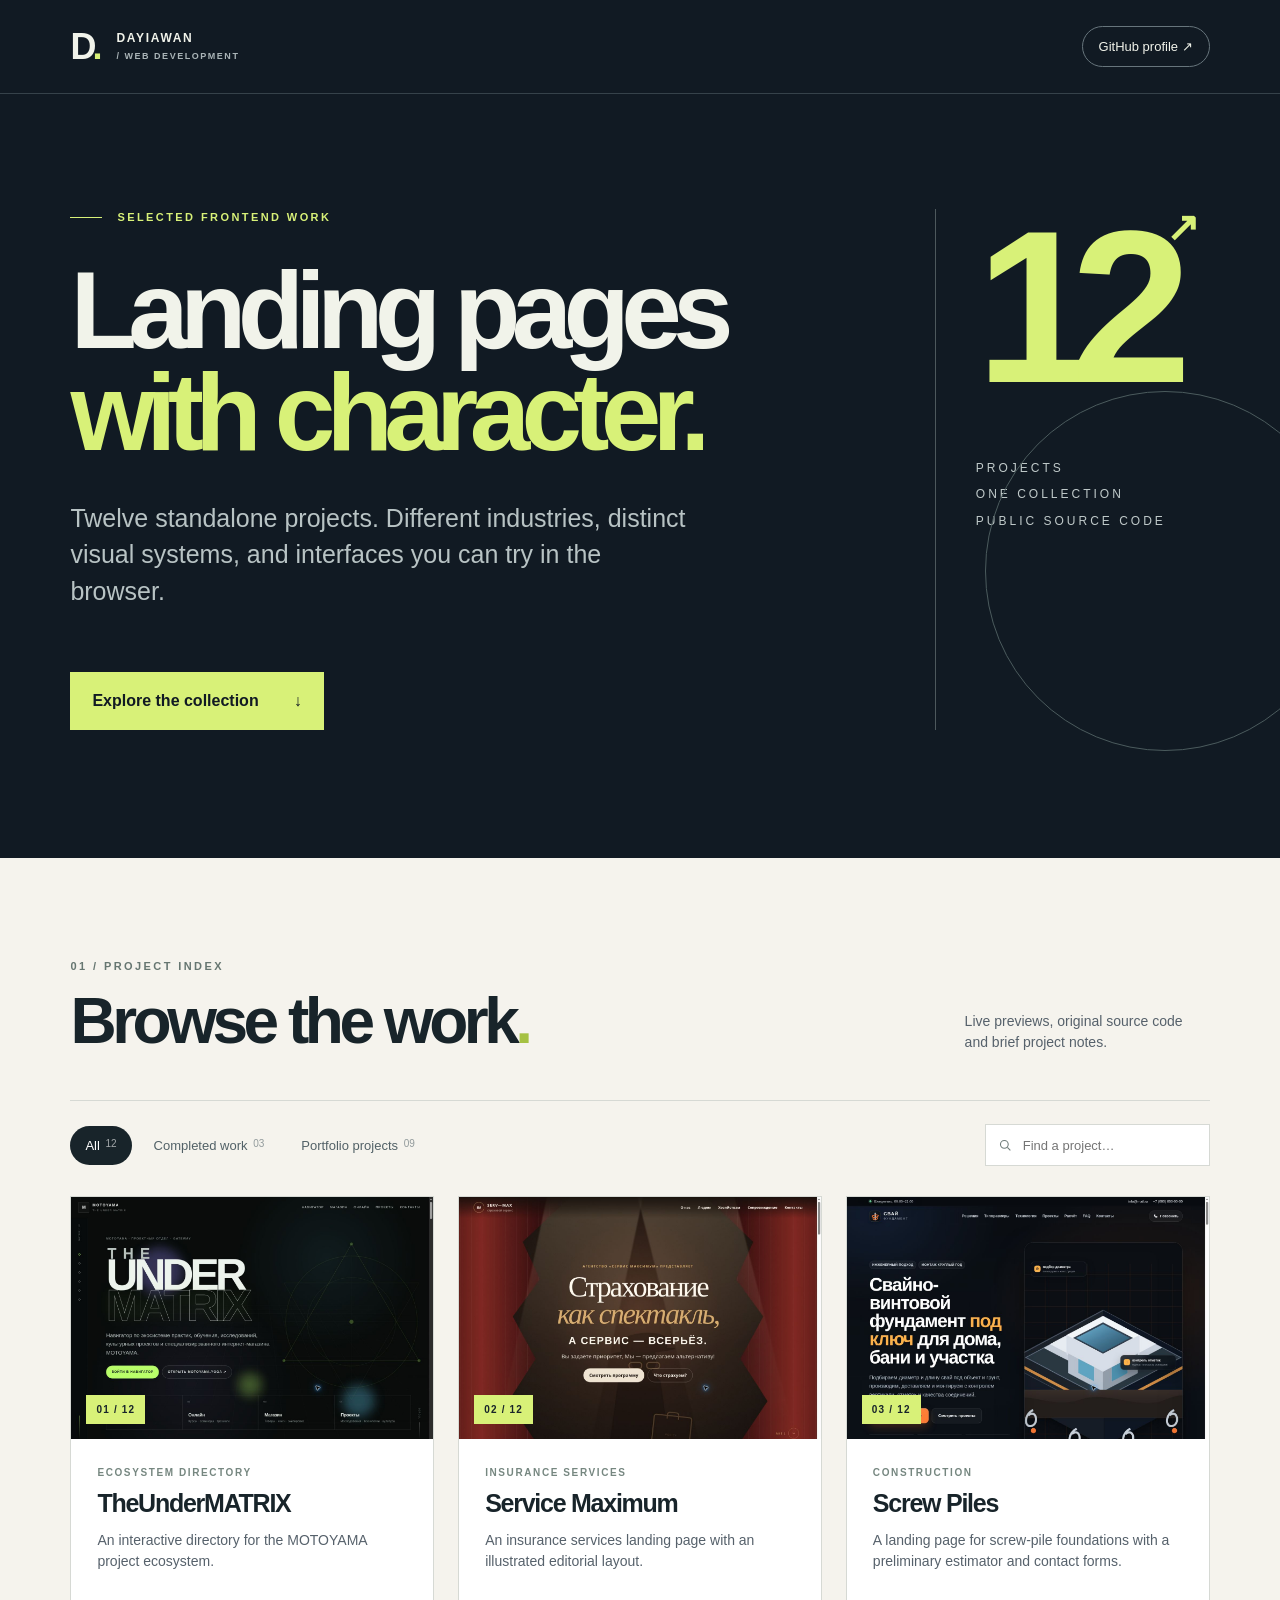
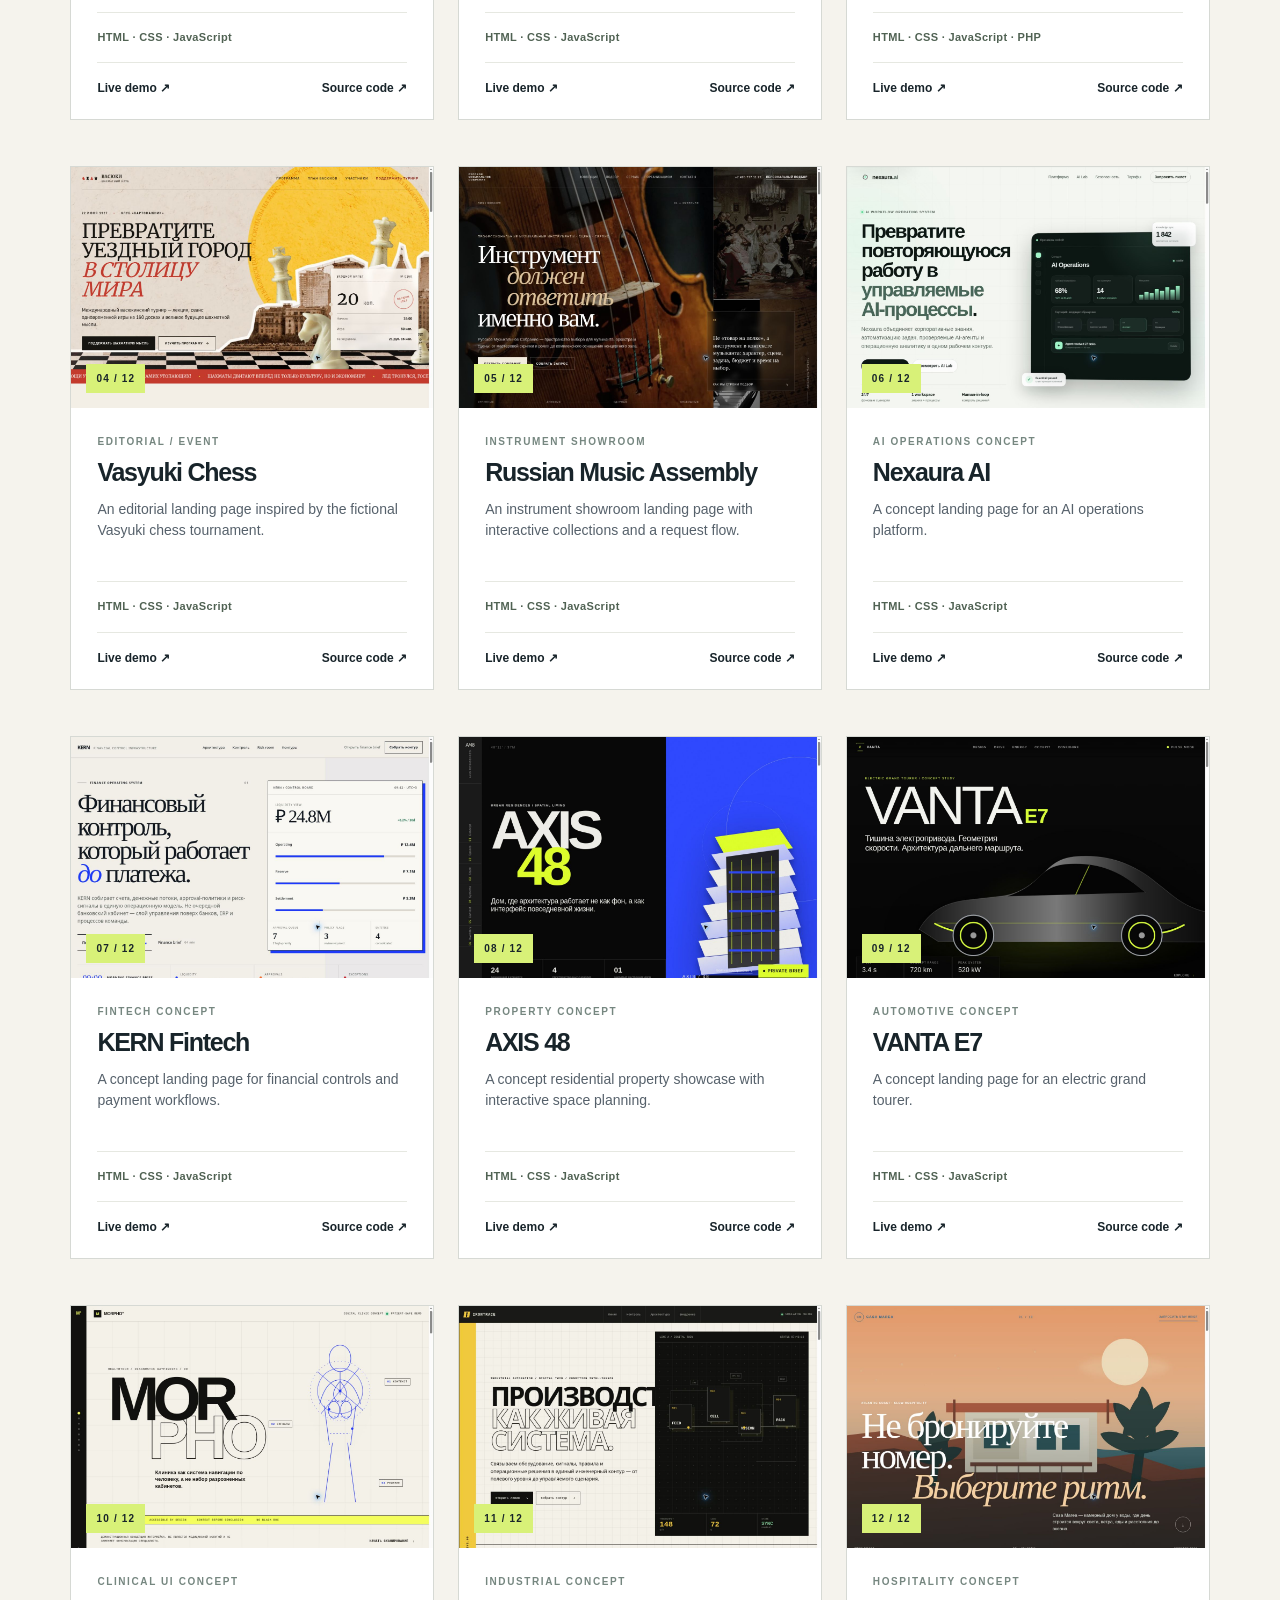
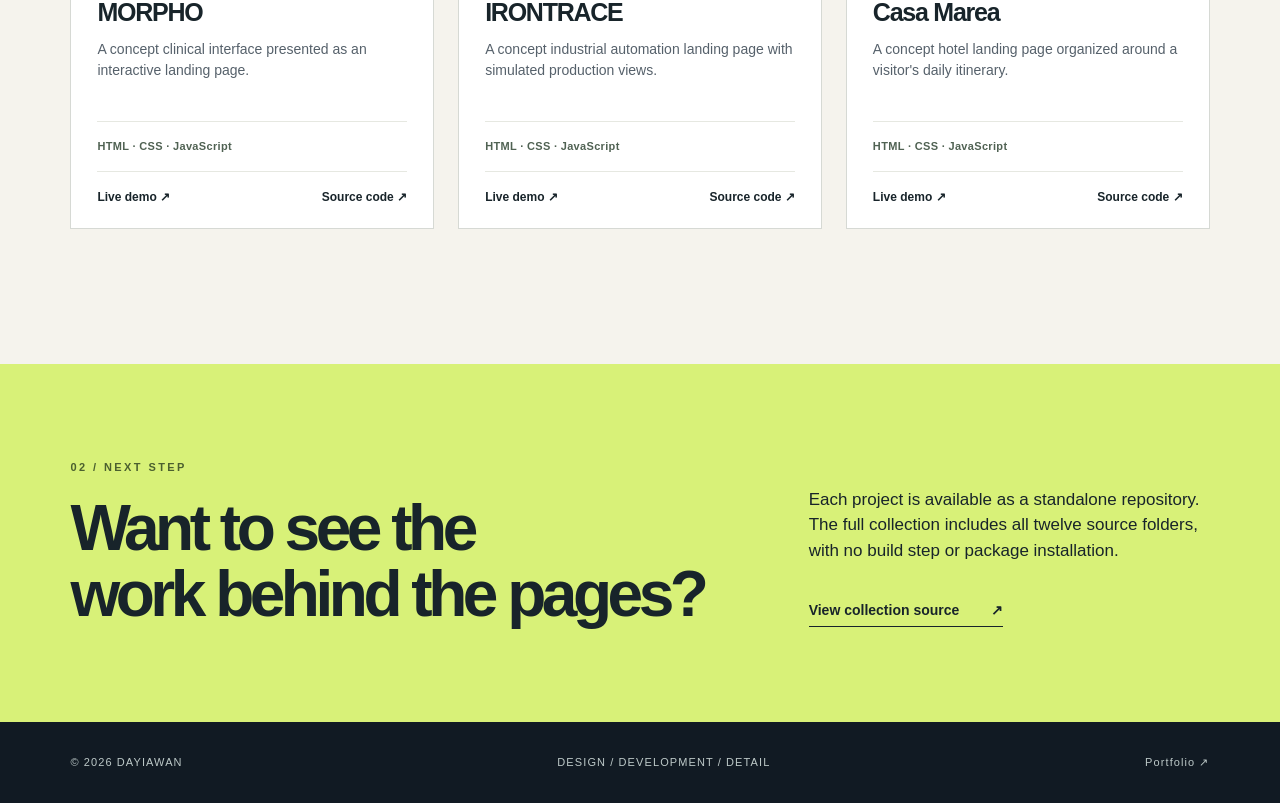
<file: index.html>
<!doctype html>
<html lang="en">
<head>
  <meta charset="utf-8">
  <meta name="viewport" content="width=device-width, initial-scale=1">
  <meta name="theme-color" content="#111a23">
  <meta name="description" content="Twelve standalone frontend landing pages by DAYIAWAN. Browse live demos and source code.">
  <title>Landing Pages Collection · DAYIAWAN</title>
  <link rel="stylesheet" href="assets/css/style.css">
  <script src="assets/js/app.js" defer></script>
</head>
<body>
  <a class="skip-link" href="#projects">Skip to projects</a>
  <header class="site-header"><a class="brand" href="./" aria-label="Landing Pages Collection home"><span class="brand-mark">D<span>.</span></span><span class="brand-caption">DAYIAWAN <small>/ WEB DEVELOPMENT</small></span></a><a class="header-link" href="https://github.com/DAYIAWAN">GitHub profile <span aria-hidden="true">↗</span></a></header>
  <main>
    <section class="intro" aria-labelledby="page-title"><div class="intro-grid"><div><p class="eyebrow"><span class="eyebrow-line"></span> SELECTED FRONTEND WORK</p><h1 id="page-title">Landing pages<br><em>with character.</em></h1><p class="lede">Twelve standalone projects. Different industries, distinct visual systems, and interfaces you can try in the browser.</p><a class="intro-action" href="#projects">Explore the collection <span aria-hidden="true">↓</span></a></div><div class="intro-side" aria-hidden="true"><div class="side-number">12<span>↗</span></div><p>PROJECTS<br>ONE COLLECTION<br>PUBLIC SOURCE CODE</p><div class="side-orbit"></div></div></div></section>
    <section id="projects" class="projects" aria-label="Projects"><div class="section-heading"><div><p class="eyebrow dark">01 / PROJECT INDEX</p><h2>Browse the work<span class="heading-dot">.</span></h2></div><p class="section-note">Live previews, original source code and brief project notes.</p></div><div class="toolbar"><div class="filters" role="group" aria-label="Filter projects"><button type="button" class="filter active" data-filter="all" aria-pressed="true">All <span>12</span></button><button type="button" class="filter" data-filter="completed" aria-pressed="false">Completed work <span>03</span></button><button type="button" class="filter" data-filter="concept" aria-pressed="false">Portfolio projects <span>09</span></button></div><label class="search"><span class="sr-only">Search projects</span><svg viewBox="0 0 24 24" fill="none" stroke="currentColor" stroke-width="1.8" aria-hidden="true"><circle cx="10.8" cy="10.8" r="6.6"/><path d="m16 16 5 5"/></svg><input id="search" type="search" placeholder="Find a project…" autocomplete="off"></label></div><p id="results" class="sr-only" role="status" aria-live="polite">Showing 12 projects</p><div class="cards"><article class="card" data-kind="completed" data-search="theundermatrix ecosystem directory an interactive directory for the motoyama project ecosystem.">
  <a class="card-preview" href="01-the-under-matrix/" aria-label="Open TheUnderMATRIX demo">
    <img src="01-the-under-matrix/docs/preview.png" alt="Screenshot of TheUnderMATRIX" loading="lazy">
    <span class="preview-tag">01 / 12</span>
  </a>
  <div class="card-content"><div class="card-type">Ecosystem directory</div>
    <h2>TheUnderMATRIX</h2><p>An interactive directory for the MOTOYAMA project ecosystem.</p>
    <div class="stack">HTML · CSS · JavaScript</div>
    <div class="card-links"><a href="01-the-under-matrix/">Live demo <span aria-hidden="true">↗</span></a><a href="https://github.com/DAYIAWAN/the-under-matrix">Source code <span aria-hidden="true">↗</span></a></div></div>
</article>
<article class="card" data-kind="completed" data-search="service maximum insurance services an insurance services landing page with an illustrated editorial layout.">
  <a class="card-preview" href="02-service-maximum/" aria-label="Open Service Maximum demo">
    <img src="02-service-maximum/docs/preview.png" alt="Screenshot of Service Maximum" loading="lazy">
    <span class="preview-tag">02 / 12</span>
  </a>
  <div class="card-content"><div class="card-type">Insurance services</div>
    <h2>Service Maximum</h2><p>An insurance services landing page with an illustrated editorial layout.</p>
    <div class="stack">HTML · CSS · JavaScript</div>
    <div class="card-links"><a href="02-service-maximum/">Live demo <span aria-hidden="true">↗</span></a><a href="https://github.com/DAYIAWAN/service-maximum">Source code <span aria-hidden="true">↗</span></a></div></div>
</article>
<article class="card" data-kind="concept" data-search="screw piles construction a landing page for screw-pile foundations with a preliminary estimator and contact forms.">
  <a class="card-preview" href="03-screw-piles/" aria-label="Open Screw Piles demo">
    <img src="03-screw-piles/docs/preview.png" alt="Screenshot of Screw Piles" loading="lazy">
    <span class="preview-tag">03 / 12</span>
  </a>
  <div class="card-content"><div class="card-type">Construction</div>
    <h2>Screw Piles</h2><p>A landing page for screw-pile foundations with a preliminary estimator and contact forms.</p>
    <div class="stack">HTML · CSS · JavaScript · PHP</div>
    <div class="card-links"><a href="03-screw-piles/">Live demo <span aria-hidden="true">↗</span></a><a href="https://github.com/DAYIAWAN/screw-piles">Source code <span aria-hidden="true">↗</span></a></div></div>
</article>
<article class="card" data-kind="concept" data-search="vasyuki chess editorial / event an editorial landing page inspired by the fictional vasyuki chess tournament.">
  <a class="card-preview" href="04-vasyuki-chess/" aria-label="Open Vasyuki Chess demo">
    <img src="04-vasyuki-chess/docs/preview.png" alt="Screenshot of Vasyuki Chess" loading="lazy">
    <span class="preview-tag">04 / 12</span>
  </a>
  <div class="card-content"><div class="card-type">Editorial / event</div>
    <h2>Vasyuki Chess</h2><p>An editorial landing page inspired by the fictional Vasyuki chess tournament.</p>
    <div class="stack">HTML · CSS · JavaScript</div>
    <div class="card-links"><a href="04-vasyuki-chess/">Live demo <span aria-hidden="true">↗</span></a><a href="https://github.com/DAYIAWAN/vasyuki-chess">Source code <span aria-hidden="true">↗</span></a></div></div>
</article>
<article class="card" data-kind="completed" data-search="russian music assembly instrument showroom an instrument showroom landing page with interactive collections and a request flow.">
  <a class="card-preview" href="05-russian-music-assembly/" aria-label="Open Russian Music Assembly demo">
    <img src="05-russian-music-assembly/docs/preview.png" alt="Screenshot of Russian Music Assembly" loading="lazy">
    <span class="preview-tag">05 / 12</span>
  </a>
  <div class="card-content"><div class="card-type">Instrument showroom</div>
    <h2>Russian Music Assembly</h2><p>An instrument showroom landing page with interactive collections and a request flow.</p>
    <div class="stack">HTML · CSS · JavaScript</div>
    <div class="card-links"><a href="05-russian-music-assembly/">Live demo <span aria-hidden="true">↗</span></a><a href="https://github.com/DAYIAWAN/russian-music-assembly">Source code <span aria-hidden="true">↗</span></a></div></div>
</article>
<article class="card" data-kind="concept" data-search="nexaura ai ai operations concept a concept landing page for an ai operations platform.">
  <a class="card-preview" href="06-nexaura-ai/" aria-label="Open Nexaura AI demo">
    <img src="06-nexaura-ai/docs/preview.png" alt="Screenshot of Nexaura AI" loading="lazy">
    <span class="preview-tag">06 / 12</span>
  </a>
  <div class="card-content"><div class="card-type">AI operations concept</div>
    <h2>Nexaura AI</h2><p>A concept landing page for an AI operations platform.</p>
    <div class="stack">HTML · CSS · JavaScript</div>
    <div class="card-links"><a href="06-nexaura-ai/">Live demo <span aria-hidden="true">↗</span></a><a href="https://github.com/DAYIAWAN/nexaura-ai">Source code <span aria-hidden="true">↗</span></a></div></div>
</article>
<article class="card" data-kind="concept" data-search="kern fintech fintech concept a concept landing page for financial controls and payment workflows.">
  <a class="card-preview" href="07-kern-fintech/" aria-label="Open KERN Fintech demo">
    <img src="07-kern-fintech/docs/preview.png" alt="Screenshot of KERN Fintech" loading="lazy">
    <span class="preview-tag">07 / 12</span>
  </a>
  <div class="card-content"><div class="card-type">Fintech concept</div>
    <h2>KERN Fintech</h2><p>A concept landing page for financial controls and payment workflows.</p>
    <div class="stack">HTML · CSS · JavaScript</div>
    <div class="card-links"><a href="07-kern-fintech/">Live demo <span aria-hidden="true">↗</span></a><a href="https://github.com/DAYIAWAN/kern-fintech">Source code <span aria-hidden="true">↗</span></a></div></div>
</article>
<article class="card" data-kind="concept" data-search="axis 48 property concept a concept residential property showcase with interactive space planning.">
  <a class="card-preview" href="08-axis-48/" aria-label="Open AXIS 48 demo">
    <img src="08-axis-48/docs/preview.png" alt="Screenshot of AXIS 48" loading="lazy">
    <span class="preview-tag">08 / 12</span>
  </a>
  <div class="card-content"><div class="card-type">Property concept</div>
    <h2>AXIS 48</h2><p>A concept residential property showcase with interactive space planning.</p>
    <div class="stack">HTML · CSS · JavaScript</div>
    <div class="card-links"><a href="08-axis-48/">Live demo <span aria-hidden="true">↗</span></a><a href="https://github.com/DAYIAWAN/axis-48">Source code <span aria-hidden="true">↗</span></a></div></div>
</article>
<article class="card" data-kind="concept" data-search="vanta e7 automotive concept a concept landing page for an electric grand tourer.">
  <a class="card-preview" href="09-vanta-e7/" aria-label="Open VANTA E7 demo">
    <img src="09-vanta-e7/docs/preview.png" alt="Screenshot of VANTA E7" loading="lazy">
    <span class="preview-tag">09 / 12</span>
  </a>
  <div class="card-content"><div class="card-type">Automotive concept</div>
    <h2>VANTA E7</h2><p>A concept landing page for an electric grand tourer.</p>
    <div class="stack">HTML · CSS · JavaScript</div>
    <div class="card-links"><a href="09-vanta-e7/">Live demo <span aria-hidden="true">↗</span></a><a href="https://github.com/DAYIAWAN/vanta-e7">Source code <span aria-hidden="true">↗</span></a></div></div>
</article>
<article class="card" data-kind="concept" data-search="morpho clinical ui concept a concept clinical interface presented as an interactive landing page.">
  <a class="card-preview" href="10-morpho/" aria-label="Open MORPHO demo">
    <img src="10-morpho/docs/preview.png" alt="Screenshot of MORPHO" loading="lazy">
    <span class="preview-tag">10 / 12</span>
  </a>
  <div class="card-content"><div class="card-type">Clinical UI concept</div>
    <h2>MORPHO</h2><p>A concept clinical interface presented as an interactive landing page.</p>
    <div class="stack">HTML · CSS · JavaScript</div>
    <div class="card-links"><a href="10-morpho/">Live demo <span aria-hidden="true">↗</span></a><a href="https://github.com/DAYIAWAN/morpho">Source code <span aria-hidden="true">↗</span></a></div></div>
</article>
<article class="card" data-kind="concept" data-search="irontrace industrial concept a concept industrial automation landing page with simulated production views.">
  <a class="card-preview" href="11-irontrace/" aria-label="Open IRONTRACE demo">
    <img src="11-irontrace/docs/preview.png" alt="Screenshot of IRONTRACE" loading="lazy">
    <span class="preview-tag">11 / 12</span>
  </a>
  <div class="card-content"><div class="card-type">Industrial concept</div>
    <h2>IRONTRACE</h2><p>A concept industrial automation landing page with simulated production views.</p>
    <div class="stack">HTML · CSS · JavaScript</div>
    <div class="card-links"><a href="11-irontrace/">Live demo <span aria-hidden="true">↗</span></a><a href="https://github.com/DAYIAWAN/irontrace">Source code <span aria-hidden="true">↗</span></a></div></div>
</article>
<article class="card" data-kind="concept" data-search="casa marea hospitality concept a concept hotel landing page organized around a visitor&#x27;s daily itinerary.">
  <a class="card-preview" href="12-casa-marea/" aria-label="Open Casa Marea demo">
    <img src="12-casa-marea/docs/preview.png" alt="Screenshot of Casa Marea" loading="lazy">
    <span class="preview-tag">12 / 12</span>
  </a>
  <div class="card-content"><div class="card-type">Hospitality concept</div>
    <h2>Casa Marea</h2><p>A concept hotel landing page organized around a visitor&#x27;s daily itinerary.</p>
    <div class="stack">HTML · CSS · JavaScript</div>
    <div class="card-links"><a href="12-casa-marea/">Live demo <span aria-hidden="true">↗</span></a><a href="https://github.com/DAYIAWAN/casa-marea">Source code <span aria-hidden="true">↗</span></a></div></div>
</article></div><p class="empty" hidden>No projects match this search.</p></section>
    <section class="outro"><div><p class="eyebrow">02 / NEXT STEP</p><h2>Want to see the<br>work behind the pages?</h2></div><div><p>Each project is available as a standalone repository. The full collection includes all twelve source folders, with no build step or package installation.</p><a href="https://github.com/DAYIAWAN/landing-pages-collection">View collection source <span aria-hidden="true">↗</span></a></div></section>
  </main><footer><span>© 2026 DAYIAWAN</span><span>DESIGN / DEVELOPMENT / DETAIL</span><a href="https://motoyama.one/portfolio">Portfolio ↗</a></footer>
</body>
</html>
</file>
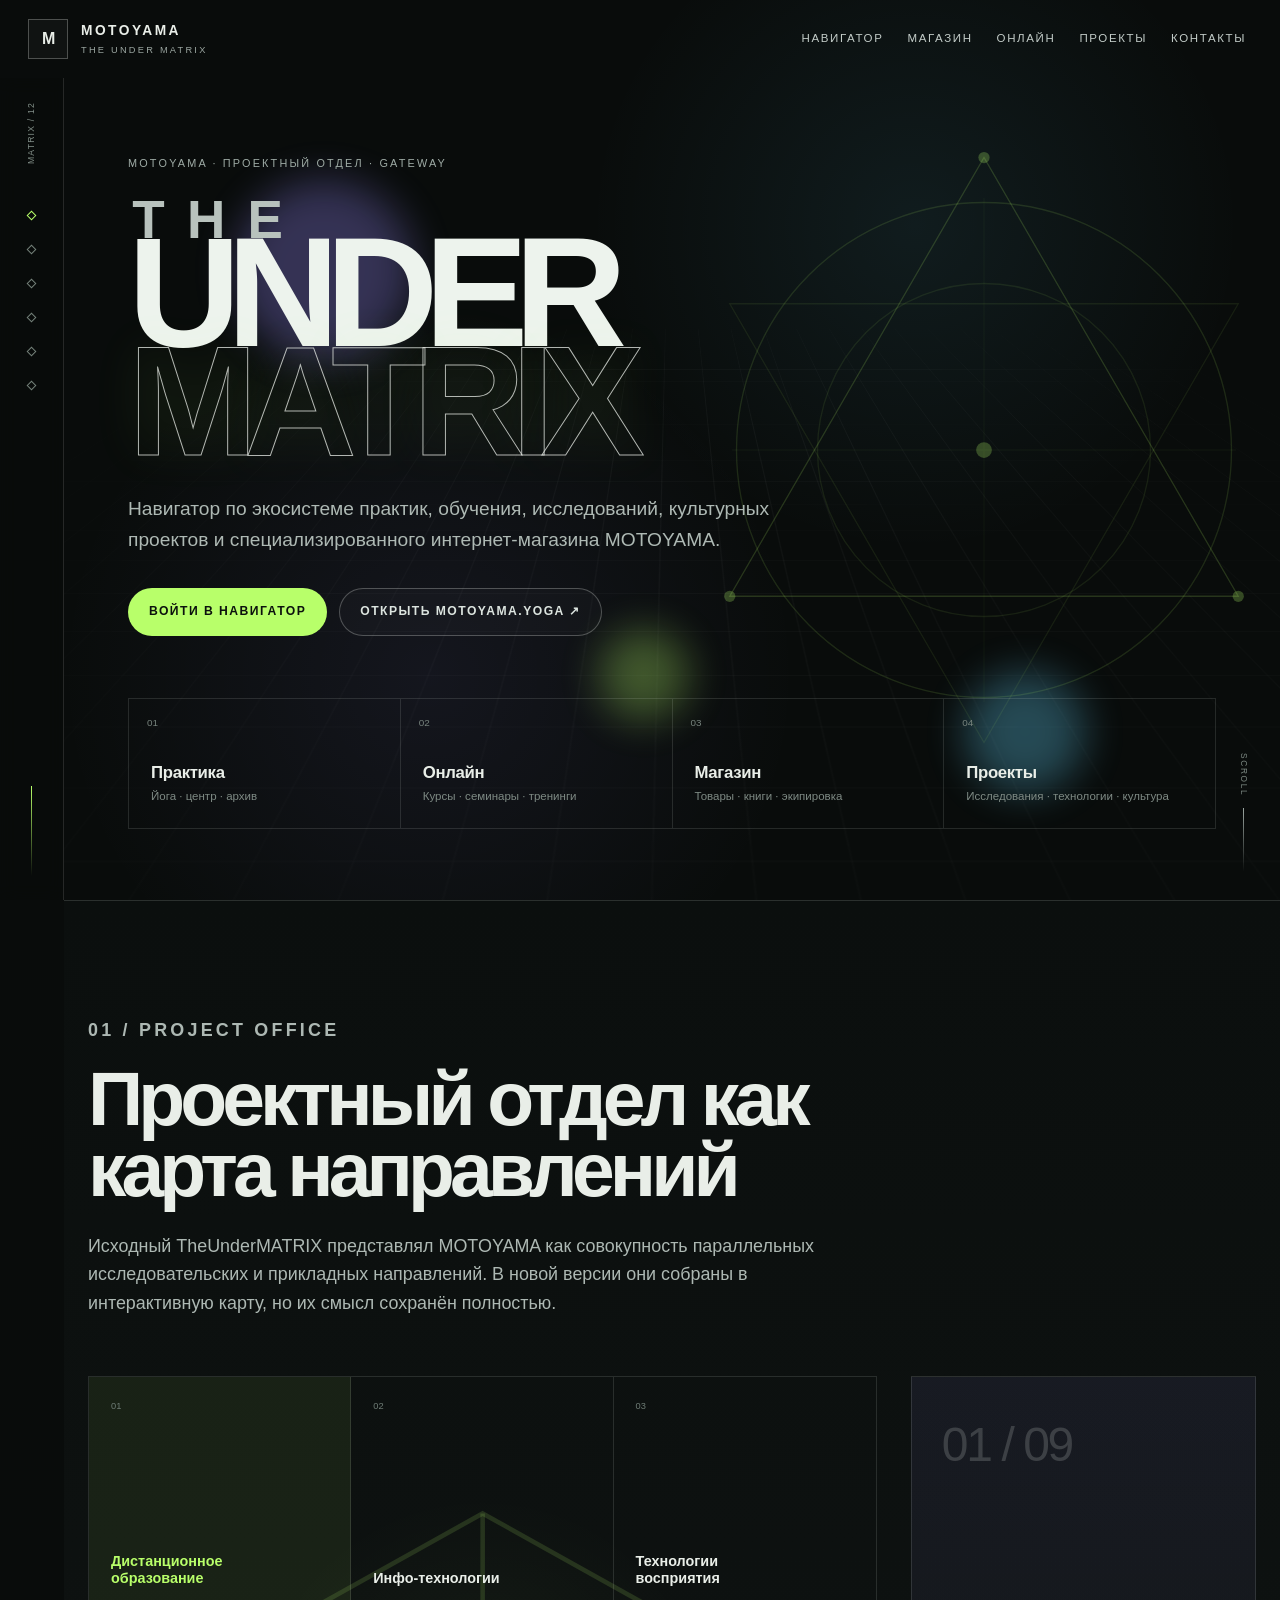
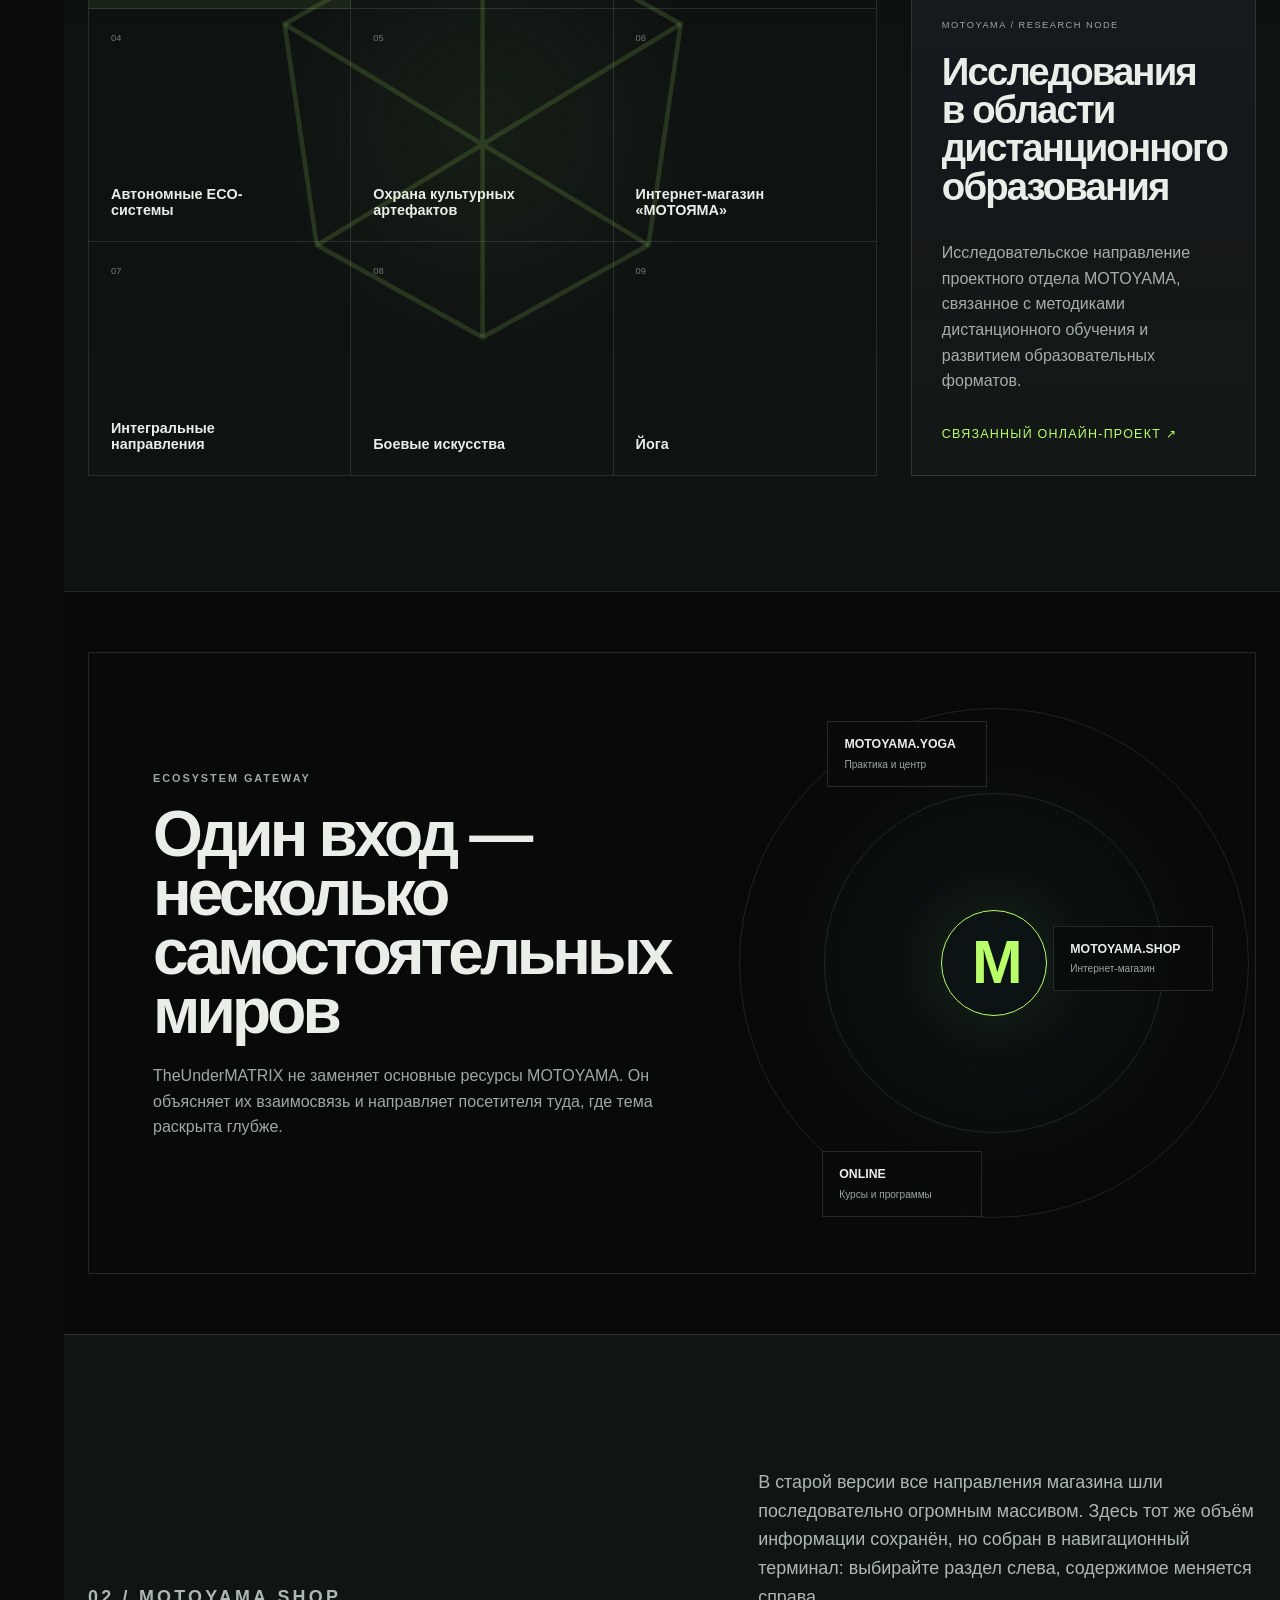
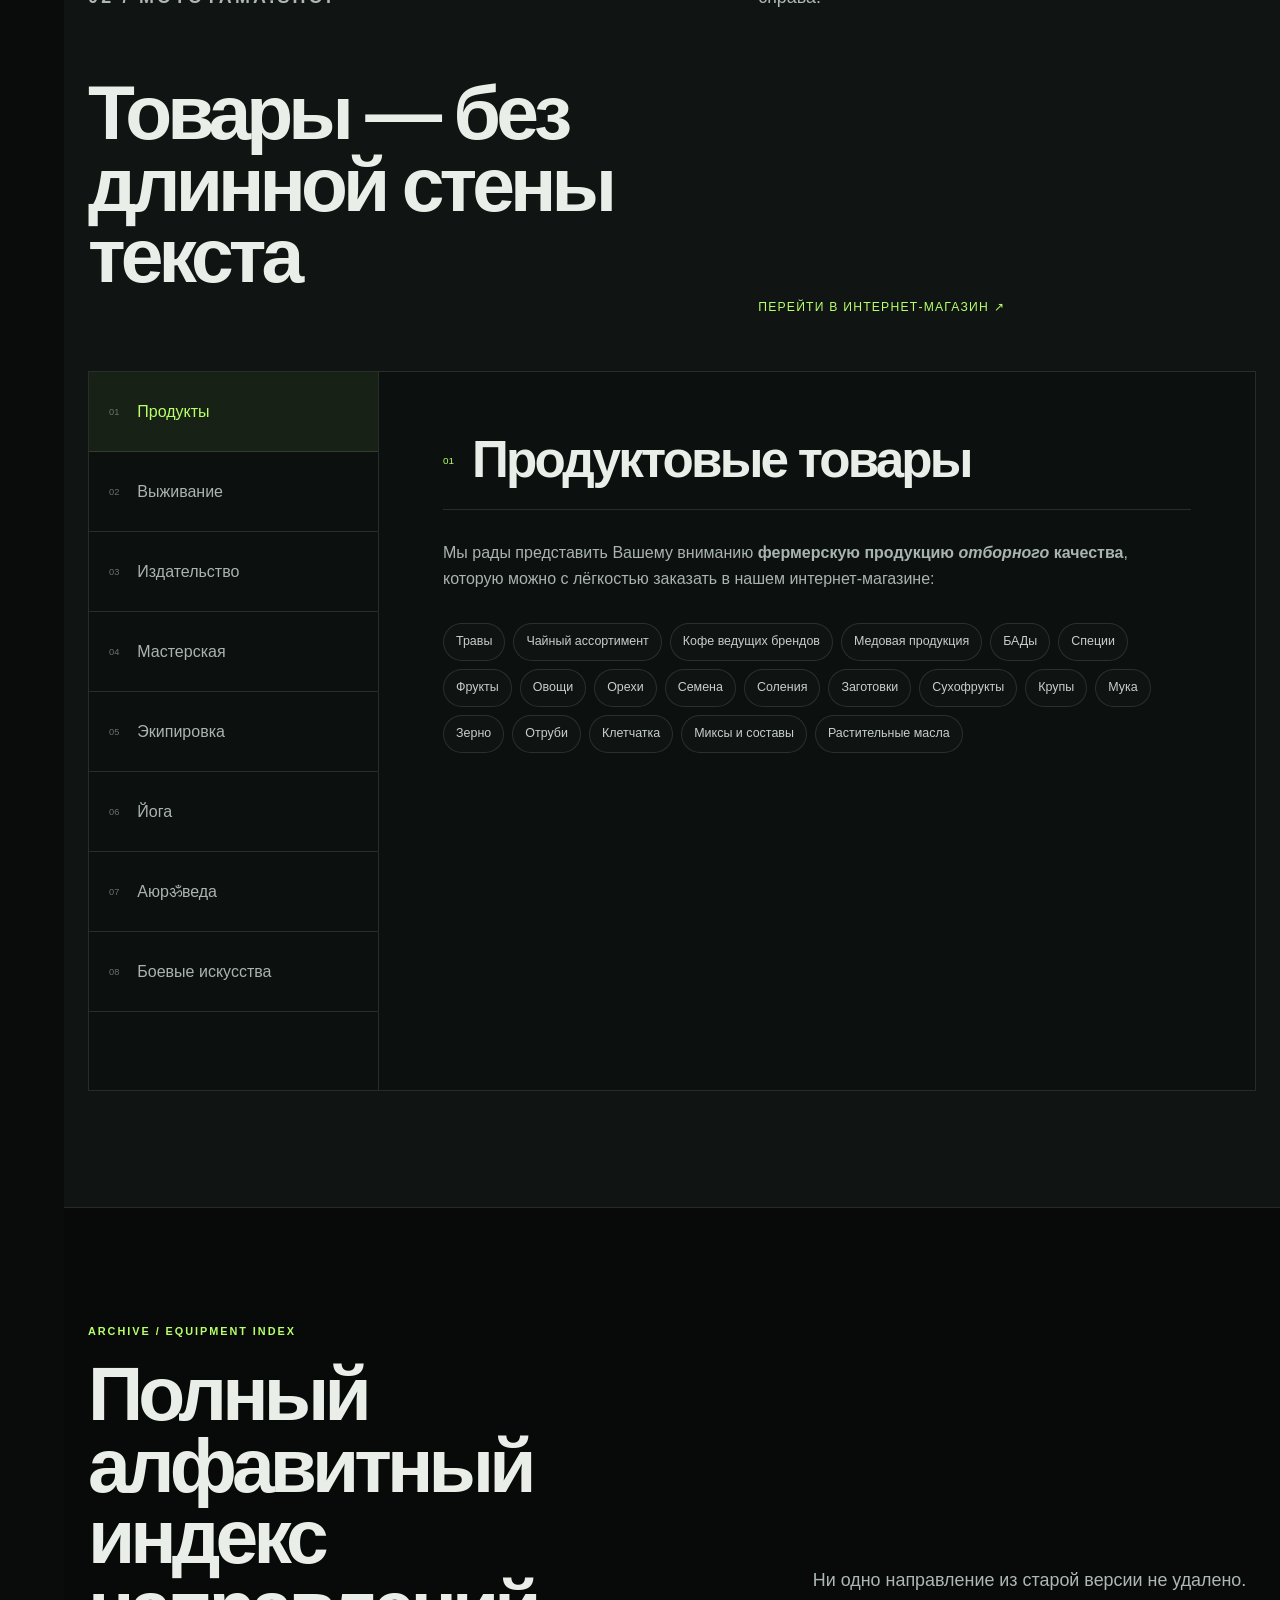
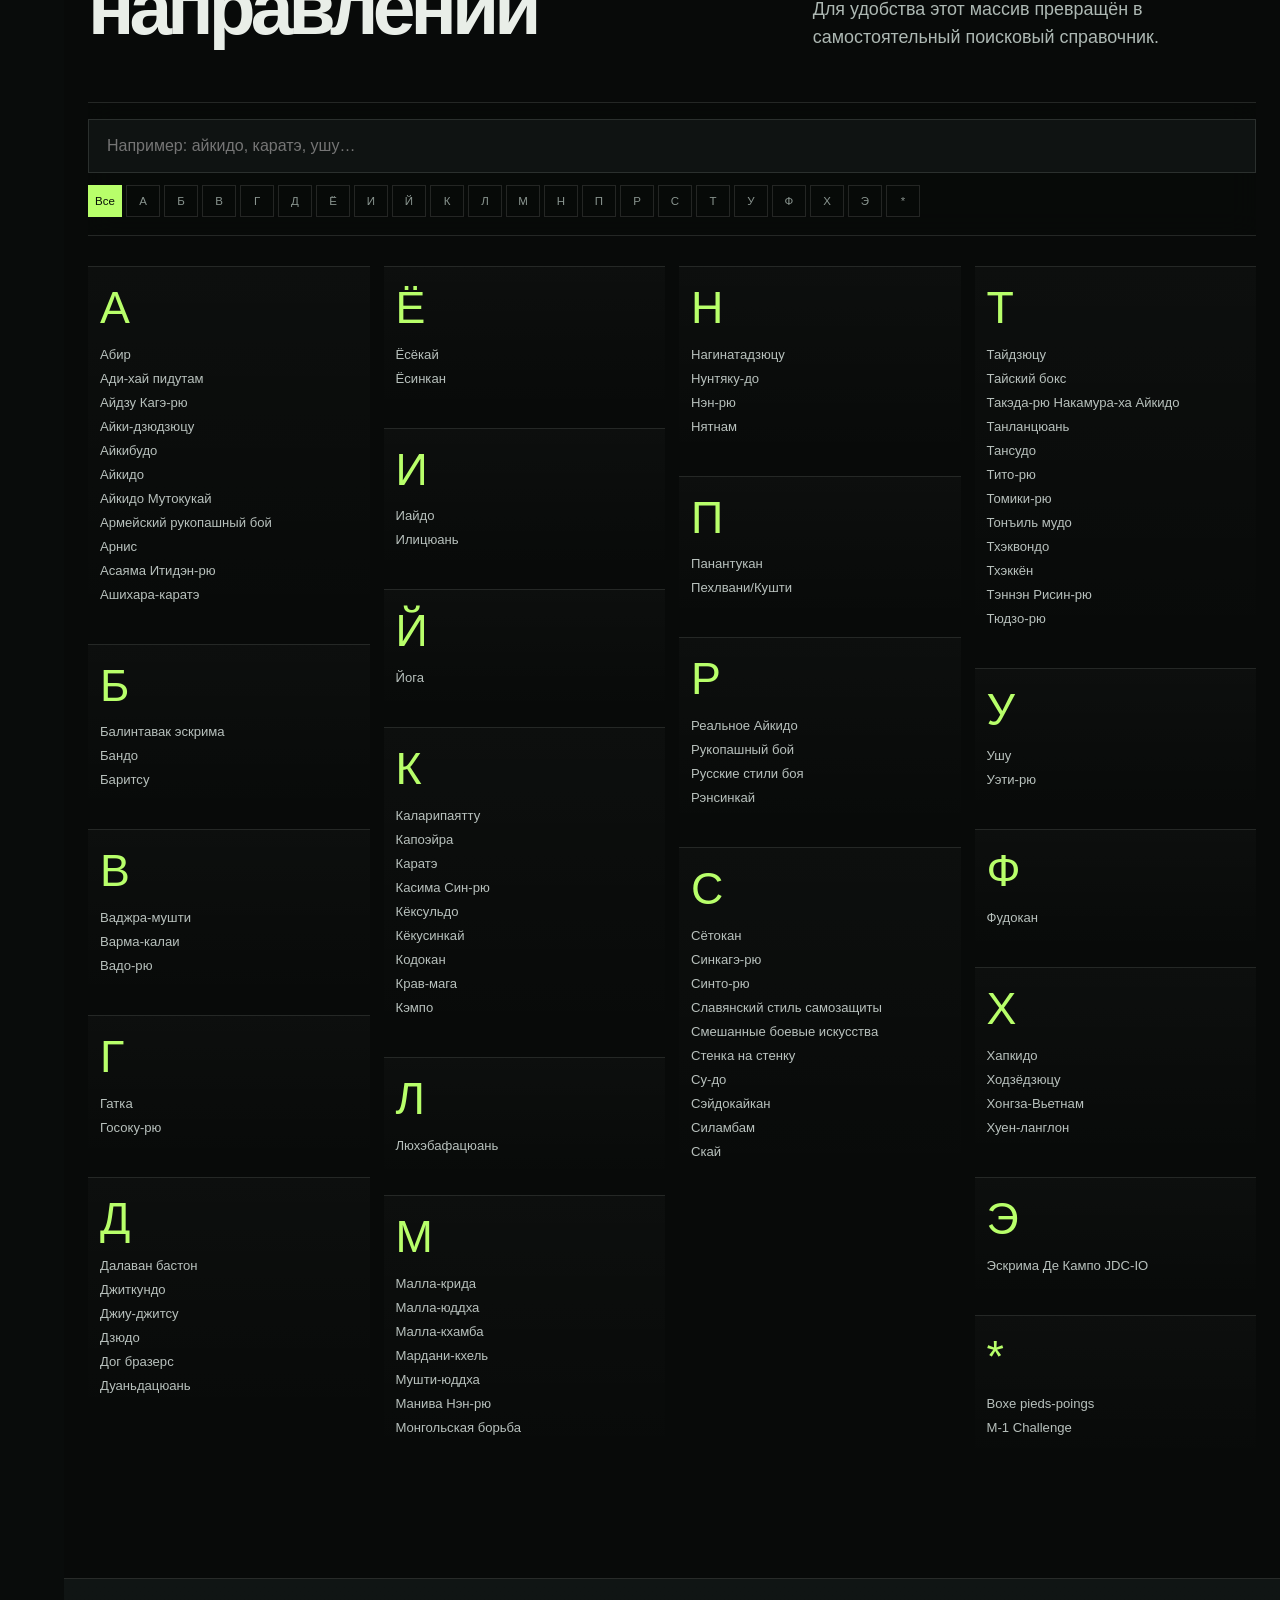
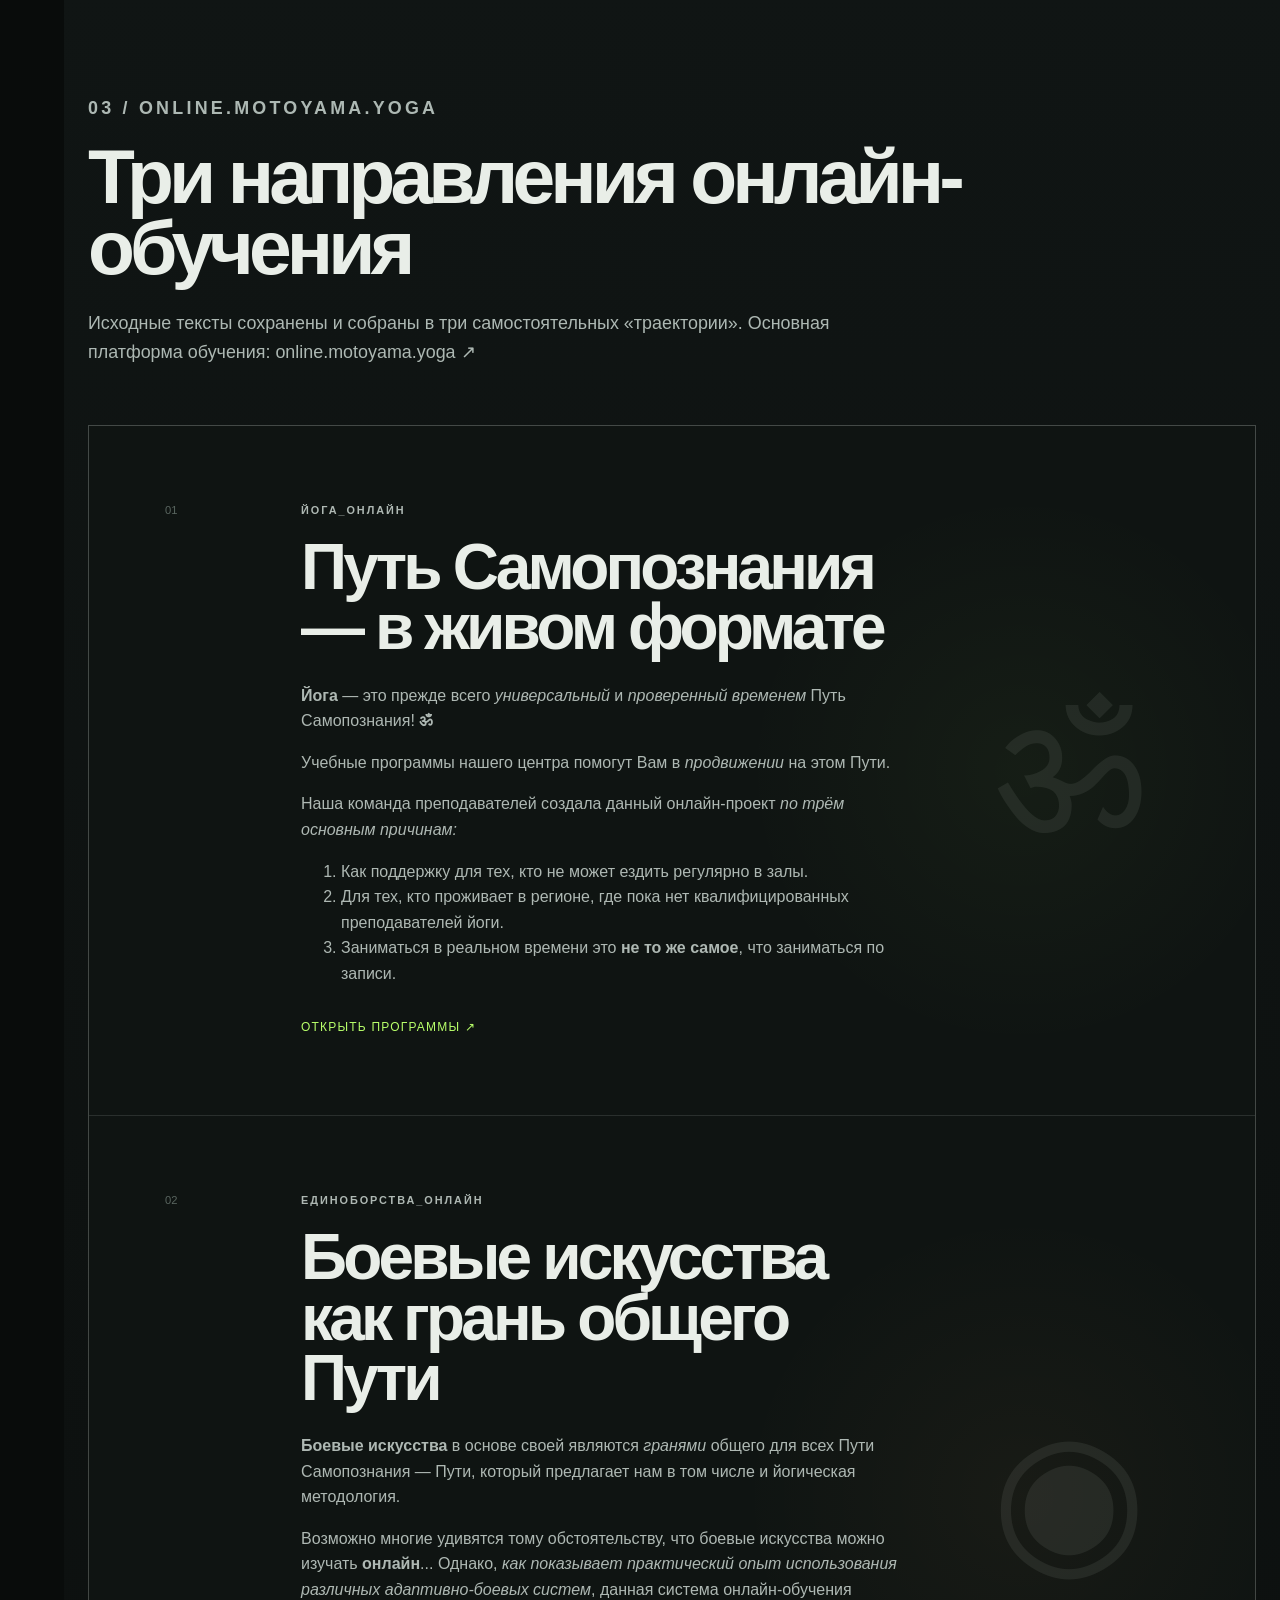
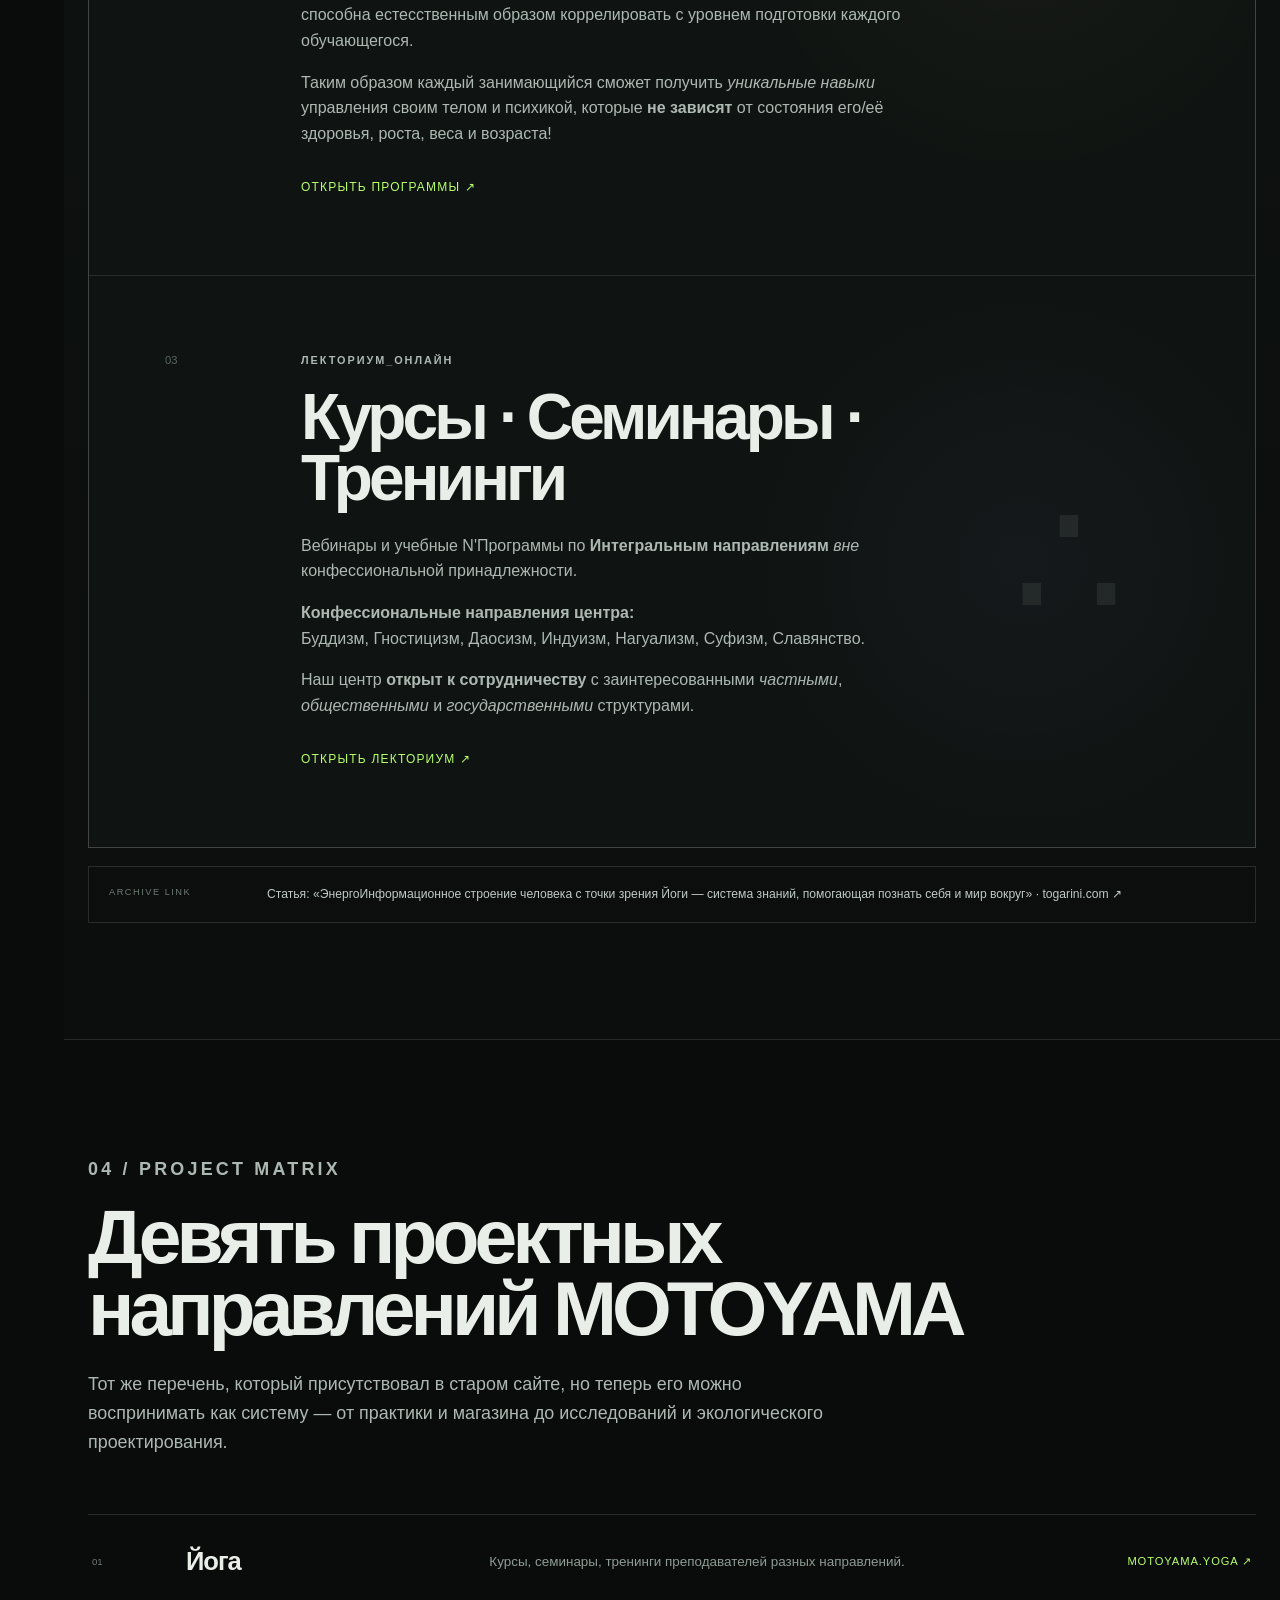
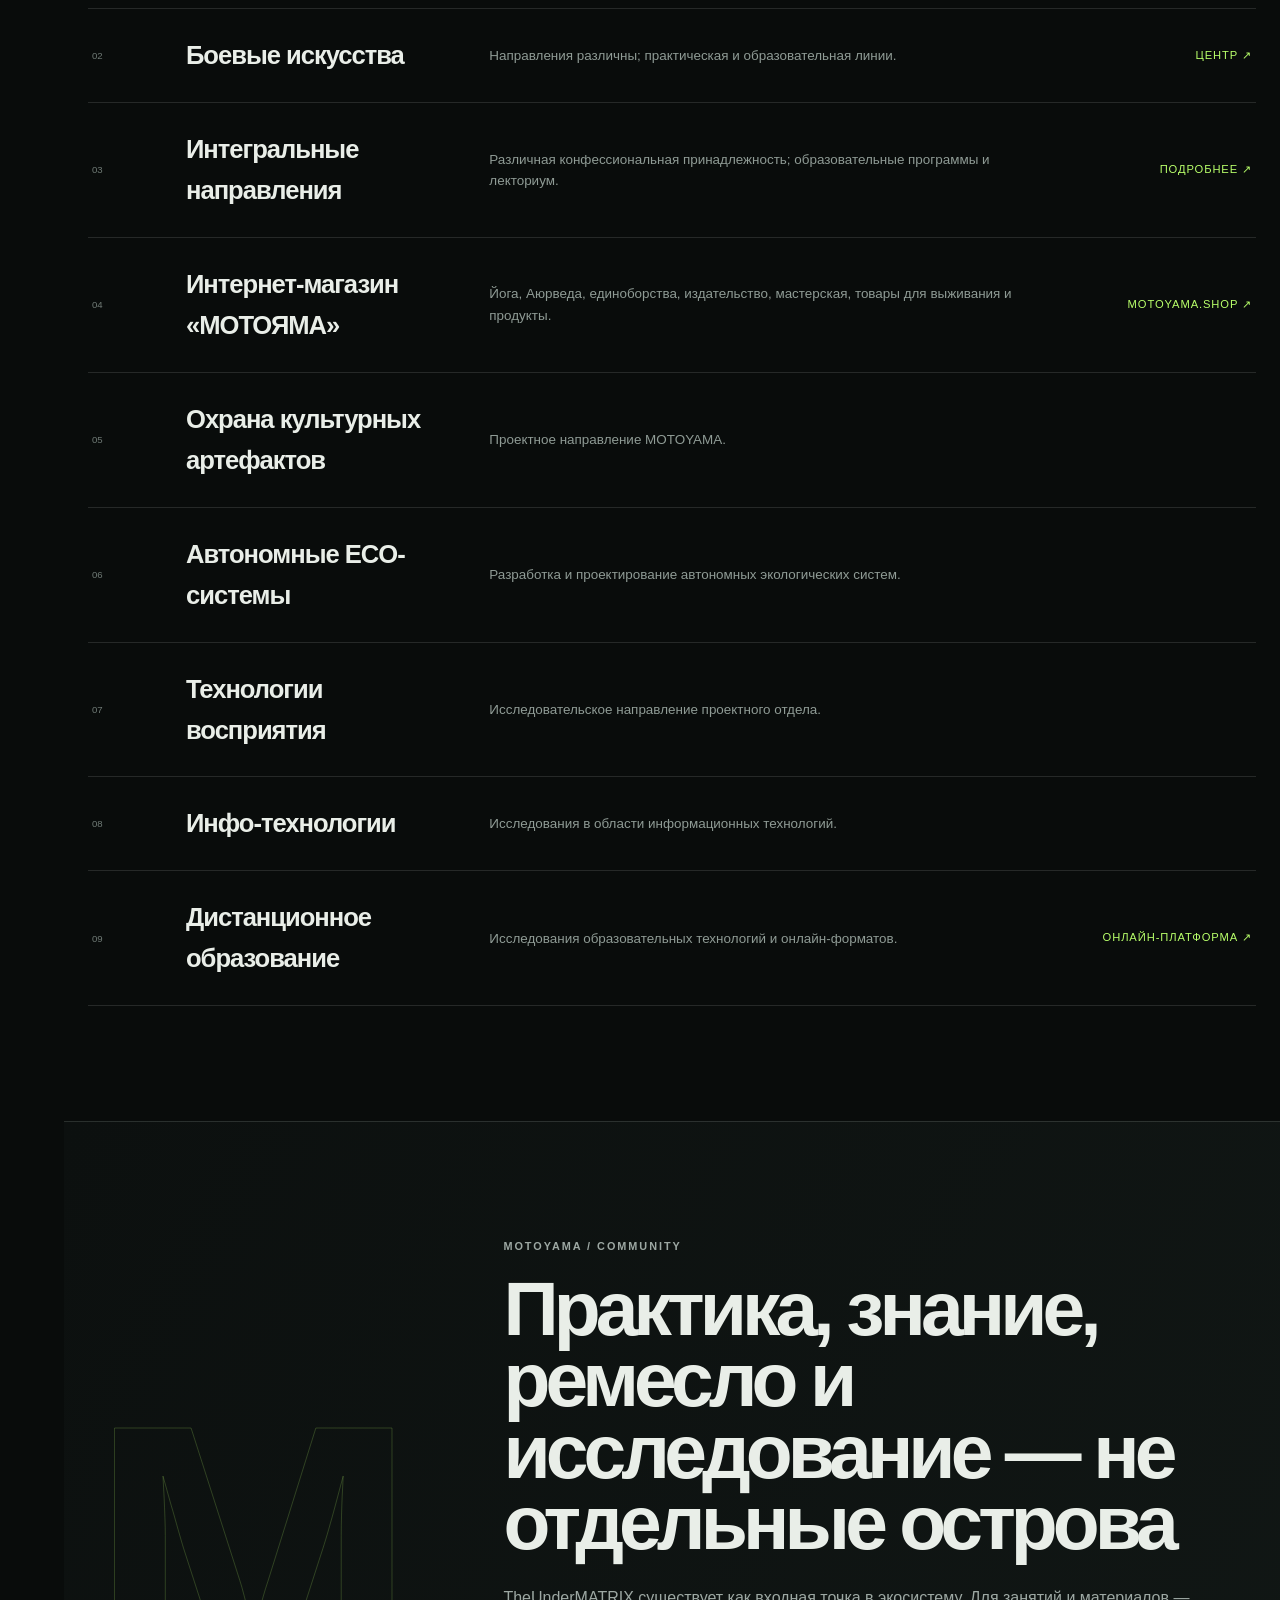
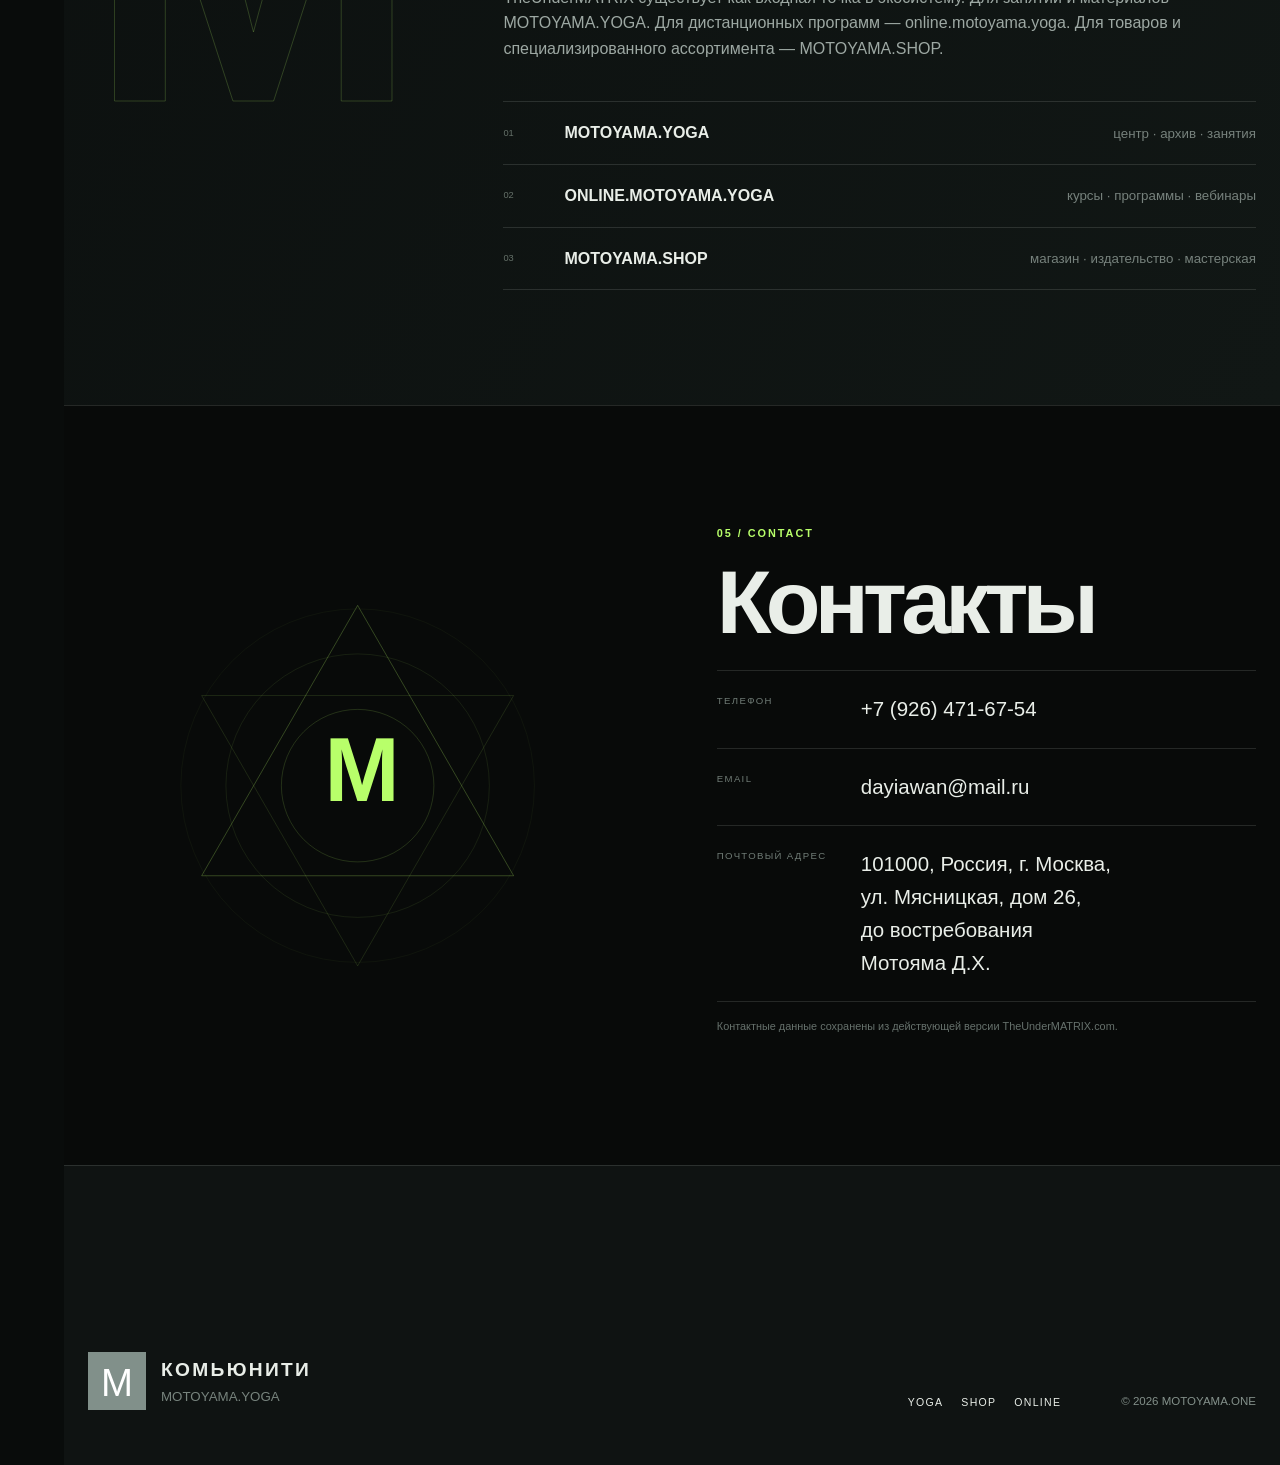
<file: 01-the-under-matrix/index.html>
<!doctype html>
<html lang="ru">
<head>
  <meta charset="utf-8">
  <meta name="viewport" content="width=device-width, initial-scale=1">
  <meta name="theme-color" content="#090c0b">
  <meta name="color-scheme" content="dark">
  <title>TheUnderMATRIX — MOTOYAMA | Навигатор экосистемы</title>
  <meta name="description" content="TheUnderMATRIX — проектный навигатор экосистемы MOTOYAMA: Йога, онлайн-обучение, интернет-магазин, исследовательские и культурные проекты, издательское и ремесленное направления.">
  <link rel="canonical" href="https://theundermatrix.com/">
  <meta property="og:type" content="website">
  <meta property="og:title" content="TheUnderMATRIX — MOTOYAMA">
  <meta property="og:description" content="Проектный навигатор экосистемы MOTOYAMA: практика, обучение, магазин, исследования и культурные проекты.">
  <meta property="og:url" content="https://theundermatrix.com/">
  <meta property="og:image" content="https://theundermatrix.com/assets/img/og-theundermatrix.png">
  <meta name="twitter:card" content="summary_large_image">
  <meta name="twitter:title" content="TheUnderMATRIX — MOTOYAMA">
  <meta name="twitter:description" content="Навигатор экосистемы MOTOYAMA.">
  <meta name="twitter:image" content="https://theundermatrix.com/assets/img/og-theundermatrix.png">
  <link rel="icon" href="assets/img/favicon.svg" type="image/svg+xml">
  <link rel="stylesheet" href="assets/css/style.css">
  <script src="assets/js/app.js" defer></script>
</head>
<body>
  <a class="skip-link" href="#main">Перейти к содержанию</a>

  <header class="site-head" data-head>
    <a class="brand" href="#top" aria-label="TheUnderMATRIX — наверх">
      <span class="brand-mark" aria-hidden="true">M</span>
      <span class="brand-copy"><b>MOTOYAMA</b><em>THE UNDER MATRIX</em></span>
    </a>
    <nav class="desktop-nav" aria-label="Основная навигация">
      <a href="#navigator">Навигатор</a>
      <a href="#store">Магазин</a>
      <a href="#online">Онлайн</a>
      <a href="#projects">Проекты</a>
      <a href="#contact">Контакты</a>
    </nav>
    <button class="menu-toggle" type="button" data-menu-toggle aria-expanded="false" aria-controls="mobile-menu">
      <span></span><span></span><span></span><span class="sr-only">Открыть меню</span>
    </button>
  </header>

  <aside class="rail" aria-label="Быстрая навигация">
    <span class="rail-caption">MATRIX / 12</span>
    <a href="#top" class="rail-dot is-active"><span>00</span></a>
    <a href="#navigator" class="rail-dot"><span>01</span></a>
    <a href="#store" class="rail-dot"><span>02</span></a>
    <a href="#online" class="rail-dot"><span>03</span></a>
    <a href="#projects" class="rail-dot"><span>04</span></a>
    <a href="#contact" class="rail-dot"><span>05</span></a>
    <span class="rail-line"></span>
  </aside>

  <div class="mobile-menu" id="mobile-menu" data-mobile-menu hidden>
    <div class="mobile-menu-inner">
      <p>THE UNDER MATRIX / MOTOYAMA</p>
      <a href="#navigator">Навигатор</a>
      <a href="#store">Товары и направления</a>
      <a href="#online">Онлайн-обучение</a>
      <a href="#projects">Проекты</a>
      <a href="#contact">Контакты</a>
      <div class="menu-links">
        <a href="https://motoyama.yoga/" target="_blank" rel="noopener">motoyama.yoga ↗</a>
        <a href="https://motoyama.shop/" target="_blank" rel="noopener">motoyama.shop ↗</a>
        <a href="https://online.motoyama.yoga/" target="_blank" rel="noopener">online.motoyama.yoga ↗</a>
      </div>
    </div>
  </div>

  <main id="main">
    <section class="hero" id="top" aria-labelledby="hero-title">
      <div class="matrix-field" aria-hidden="true">
        <div class="matrix-grid"></div>
        <i class="orb orb-a"></i><i class="orb orb-b"></i><i class="orb orb-c"></i>
        <svg class="hero-sigil" viewBox="0 0 640 640" role="presentation">
          <g fill="none" stroke="currentColor" stroke-width="1.2">
            <circle cx="320" cy="320" r="220" opacity=".5"/>
            <circle cx="320" cy="320" r="148" opacity=".34"/>
            <path d="M320 60 546 450 94 450Z" opacity=".68"/>
            <path d="M320 580 94 190 546 190Z" opacity=".32"/>
            <path d="M96 320h448M320 96v448" opacity=".16"/>
          </g>
          <g fill="currentColor">
            <circle cx="320" cy="60" r="5"/><circle cx="546" cy="450" r="5"/><circle cx="94" cy="450" r="5"/>
            <circle cx="320" cy="320" r="7"/>
          </g>
        </svg>
      </div>
      <div class="hero-inner">
        <div class="hero-kicker reveal">MOTOYAMA · проектный отдел · gateway</div>
        <h1 id="hero-title" class="hero-title reveal">
          <span>THE</span><span>UNDER</span><span>MATRIX</span>
        </h1>
        <p class="hero-lead reveal">Навигатор по экосистеме практик, обучения, исследований, культурных проектов и специализированного интернет-магазина MOTOYAMA.</p>
        <div class="hero-actions reveal">
          <a class="button button-primary" href="#navigator">Войти в навигатор</a>
          <a class="button button-ghost" href="https://motoyama.yoga/" target="_blank" rel="noopener">Открыть MOTOYAMA.YOGA ↗</a>
        </div>
        <div class="hero-system reveal" aria-label="Основные узлы экосистемы">
          <a class="system-node" href="https://motoyama.yoga/" target="_blank" rel="noopener">
            <span>01</span><b>Практика</b><small>Йога · центр · архив</small>
          </a>
          <a class="system-node" href="https://online.motoyama.yoga/" target="_blank" rel="noopener">
            <span>02</span><b>Онлайн</b><small>Курсы · семинары · тренинги</small>
          </a>
          <a class="system-node" href="https://motoyama.shop/" target="_blank" rel="noopener">
            <span>03</span><b>Магазин</b><small>Товары · книги · экипировка</small>
          </a>
          <a class="system-node" href="#navigator">
            <span>04</span><b>Проекты</b><small>Исследования · технологии · культура</small>
          </a>
        </div>
      </div>
      <a class="scroll-cue" href="#navigator"><span>SCROLL</span><i></i></a>
    </section>

    <section class="navigator section" id="navigator" aria-labelledby="navigator-title">
      <div class="section-head reveal">
        <p class="eyebrow">01 / PROJECT OFFICE</p>
        <h2 id="navigator-title">Проектный отдел как карта направлений</h2>
        <p>Исходный TheUnderMATRIX представлял MOTOYAMA как совокупность параллельных исследовательских и прикладных направлений. В новой версии они собраны в интерактивную карту, но их смысл сохранён полностью.</p>
      </div>
      <div class="navigator-layout">
        <div class="project-matrix reveal" data-project-matrix>
          <button class="project-node is-active" type="button" data-project="distance"><span>01</span><b>Дистанционное образование</b></button>
          <button class="project-node" type="button" data-project="it"><span>02</span><b>Инфо-технологии</b></button>
          <button class="project-node" type="button" data-project="perception"><span>03</span><b>Технологии восприятия</b></button>
          <button class="project-node" type="button" data-project="eco"><span>04</span><b>Автономные ECO-системы</b></button>
          <button class="project-node" type="button" data-project="artifacts"><span>05</span><b>Охрана культурных артефактов</b></button>
          <button class="project-node" type="button" data-project="shop"><span>06</span><b>Интернет-магазин «МОТОЯМА»</b></button>
          <button class="project-node" type="button" data-project="integral"><span>07</span><b>Интегральные направления</b></button>
          <button class="project-node" type="button" data-project="martial"><span>08</span><b>Боевые искусства</b></button>
          <button class="project-node" type="button" data-project="yoga"><span>09</span><b>Йога</b></button>
          <svg viewBox="0 0 100 100" aria-hidden="true"><path d="M50 4 93 28 86 76 50 96 14 76 7 28Z"/><path d="M50 4 50 96M7 28 86 76M93 28 14 76"/></svg>
        </div>
        <aside class="project-inspector reveal" data-project-inspector aria-live="polite">
          <span class="inspector-index">01 / 09</span>
          <p class="inspector-label">MOTOYAMA / RESEARCH NODE</p>
          <h3>Исследования в области дистанционного образования</h3>
          <p>Исследовательское направление проектного отдела MOTOYAMA, связанное с методиками дистанционного обучения и развитием образовательных форматов.</p>
          <a href="https://online.motoyama.yoga/" target="_blank" rel="noopener">Связанный онлайн-проект ↗</a>
        </aside>
      </div>
    </section>

    <section class="gateway section" aria-labelledby="gateway-title">
      <div class="gateway-stage reveal">
        <div class="gateway-copy">
          <p class="eyebrow">ECOSYSTEM GATEWAY</p>
          <h2 id="gateway-title">Один вход — несколько самостоятельных миров</h2>
          <p>TheUnderMATRIX не заменяет основные ресурсы MOTOYAMA. Он объясняет их взаимосвязь и направляет посетителя туда, где тема раскрыта глубже.</p>
        </div>
        <div class="gateway-orbit" aria-label="Основные сайты MOTOYAMA">
          <span class="core">M</span>
          <a class="orbit-node orbit-yoga" href="https://motoyama.yoga/" target="_blank" rel="noopener"><b>MOTOYAMA.YOGA</b><small>Практика и центр</small></a>
          <a class="orbit-node orbit-shop" href="https://motoyama.shop/" target="_blank" rel="noopener"><b>MOTOYAMA.SHOP</b><small>Интернет-магазин</small></a>
          <a class="orbit-node orbit-online" href="https://online.motoyama.yoga/" target="_blank" rel="noopener"><b>ONLINE</b><small>Курсы и программы</small></a>
          <span class="orbit-ring ring-a"></span><span class="orbit-ring ring-b"></span>
        </div>
      </div>
    </section>

    <section class="store section" id="store" aria-labelledby="store-title">
      <div class="store-intro reveal">
        <p class="eyebrow">02 / MOTOYAMA.SHOP</p>
        <h2 id="store-title">Товары — без длинной стены текста</h2>
        <p>В старой версии все направления магазина шли последовательно огромным массивом. Здесь тот же объём информации сохранён, но собран в навигационный терминал: выбирайте раздел слева, содержимое меняется справа.</p>
        <a class="text-link" href="https://motoyama.shop/" target="_blank" rel="noopener">Перейти в интернет-магазин ↗</a>
      </div>

      <div class="store-terminal reveal" data-store-terminal>
        <div class="store-index" role="tablist" aria-label="Разделы магазина">
          <button class="store-tab is-active" type="button" role="tab" aria-selected="true" data-store-tab="food"><span>01</span>Продукты</button>
          <button class="store-tab" type="button" role="tab" aria-selected="false" data-store-tab="survival"><span>02</span>Выживание</button>
          <button class="store-tab" type="button" role="tab" aria-selected="false" data-store-tab="publishing"><span>03</span>Издательство</button>
          <button class="store-tab" type="button" role="tab" aria-selected="false" data-store-tab="atelier"><span>04</span>Мастерская</button>
          <button class="store-tab" type="button" role="tab" aria-selected="false" data-store-tab="equipment"><span>05</span>Экипировка</button>
          <button class="store-tab" type="button" role="tab" aria-selected="false" data-store-tab="yoga-shop"><span>06</span>Йога</button>
          <button class="store-tab" type="button" role="tab" aria-selected="false" data-store-tab="ayurveda"><span>07</span>Аюрॐведа</button>
          <button class="store-tab" type="button" role="tab" aria-selected="false" data-store-tab="martial-shop"><span>08</span>Боевые искусства</button>
        </div>

        <div class="store-panels">
          <article class="store-panel is-active" data-store-panel="food">
            <div class="panel-heading"><span>01</span><h3>Продуктовые товары</h3></div>
            <p>Мы рады представить Вашему вниманию <strong>фермерскую продукцию <em>отборного</em> качества</strong>, которую можно с лёгкостью заказать в нашем интернет-магазине:</p>
            <ul class="category-cloud">
              <li>Травы</li><li>Чайный ассортимент</li><li>Кофе ведущих брендов</li><li>Медовая продукция</li><li>БАДы</li><li>Специи</li><li>Фрукты</li><li>Овощи</li><li>Орехи</li><li>Семена</li><li>Соления</li><li>Заготовки</li><li>Сухофрукты</li><li>Крупы</li><li>Мука</li><li>Зерно</li><li>Отруби</li><li>Клетчатка</li><li>Миксы и составы</li><li>Растительные масла</li>
            </ul>
          </article>

          <article class="store-panel" data-store-panel="survival" hidden>
            <div class="panel-heading"><span>02</span><h3>Товары для выживания</h3></div>
            <p>Данный раздел нашего интернет-магазина «МОТОЯМА» предназначен для того, чтобы помочь Вам обеспечить себя и близких необходимым походным снаряжением, инструментами для выживания, туристическими товарами, оборудованием для кемпинга, путешествий, автотуризма и просто отдыха на природе.</p>
            <h4>Почему выбирают нас?</h4>
            <p>У нас представлены лучшие российские и зарубежные производители. Мы продаём только качественное и проверенное снаряжение. Наши консультанты всегда помогут Вам советом и вместе с Вами правильно подберут экипировку или аксессуары. Мы обеспечиваем максимально короткие, оптимальные по стоимости сроки и способы доставки. Многое из представленного на нашем ресурсе Вы не найдёте в других магазинах. Наши покупатели, доверившись нам однажды, продолжают возвращаться к нам <em>вновь и вновь</em>.</p>
            <p>Ассортимент предлагаемой продукции действительно широк. Это продиктовано не желанием объять необъятное, а стремлением собрать <strong>всё необходимое в одном месте</strong> для удобства выбора нужного Вам товара. Но основная наша задача состоит в том, чтобы создать максимально комфортные условия для отдыха на Природе и обеспечить Вашу безопасность в экстремальных условиях.</p>
            <ul class="category-cloud">
              <li>Туристическое снаряжение</li><li>Спец. питание</li><li>Медицина</li><li>Инструментарий</li><li>Выживание</li><li>Кемпинг</li><li>Средства защиты и самообороны</li><li>Амуниция</li><li>Спец. одежда</li><li>Оптика</li>
            </ul>
          </article>

          <article class="store-panel" data-store-panel="publishing" hidden>
            <div class="panel-heading"><span>03</span><h3>Издательский дом «МОТОЯМА»</h3></div>
            <p>Издание первоисточников различной конфессиональной принадлежности: Буддизм, Гностицизм, Даосизм, Индуизм, Нагуализм, Суфизм, Славянство и другие.</p>
            <p>Ниже представлен основной перечень категорий нашего издательства:</p>
            <ul class="category-cloud">
              <li>Философия</li><li>Культурология</li><li>Религиоведение</li><li>Боевые искусства</li><li>Йога</li><li>ЭЗОॐтерика</li><li>ECO-тематика</li><li>Nota!Bene</li><li>Наука</li><li>История</li><li>Политика</li><li>Экономика</li><li>Психология</li><li>Образование</li><li>Антропология</li><li>Языковедение</li><li>Инфо-управление</li><li>Делопроизводство</li><li>Художественные книги</li><li>Чтение детям и взрослым</li><li>Наши журналы</li><li>НА ЗАКАЗ</li>
            </ul>
          </article>

          <article class="store-panel" data-store-panel="atelier" hidden>
            <div class="panel-heading"><span>04</span><h3>Мастерская «Изделия на заказ»</h3></div>
            <p>Коллектив интеренет-магазина «МОТОЯМА» выбрал для себя одно из самых трудных и восхитительных направлений в подарочной сфере.</p>
            <p>Мы занимаемся изделиями исключительно <strong>из натуральных материалов</strong> [ECO], главным образом — <em>из натуральной кожи</em>. Основная часть изделий изготавливается мастерами кожевенного ремесла, которые в процессе творения передают изделию свою теплоту, изысканность и неповторимость. Так как эти работы выполняются <strong>вручную</strong> — это также свидетельствует о том, что в нашей коллекции собрано подлинное многообразие выбора с оттенками мягкости и жёсткости, неповторимого <em>шарма и красоты</em>.</p>
            <h4>Основные категории</h4>
            <ul class="category-cloud compact">
              <li>Ежедневники</li><li>Книги в кож. переплёте</li><li>Родословные книги</li><li>Галантерея</li><li>Посуда</li><li>Куклы</li><li>Игры</li><li>Артефакты</li><li>Конструкт &amp; Механизмы</li><li>Скульптура &amp; Живопись</li><li>Парфюм &amp; Благовония</li>
            </ul>
            <h4>Дополнительные категории</h4>
            <ul class="category-cloud compact">
              <li>Подарки церемониального характера</li><li>Галантерея из натуральной кожи</li><li>Книги в кожаном переплёте</li><li>Визитницы</li><li>Ежедневники</li><li>Записные книжки</li><li>Настольные игры</li><li>Наборы для пикника</li><li>Подарочные наборы</li><li>Подарки из Златоуста</li><li>Аксессуары для охотников</li><li>Фотоальбомы, рамки для фото</li><li>Часы в раме из кожи, панно</li><li>Графины, бокалы, сервизы</li><li>Шкатулки, бары, сундучки</li><li>Сумки, портфели, клатчи</li><li>Подарочная упаковка</li>
            </ul>
          </article>

          <article class="store-panel" data-store-panel="equipment" hidden>
            <div class="panel-heading"><span>05</span><h3>Экипировка для занятий</h3></div>
            <p>Представлен ассортимент товаров для занятий различными стилями <strong>Йоги</strong>, а также экипировка для <strong>Боевых искусств</strong> и <strong>Единоборств</strong>.</p>
            <p>Полный алфавитный перечень направлений сохранён в отдельном интерактивном индексе ниже: его можно искать по названию и фильтровать по букве.</p>
            <a class="button button-secondary" href="#martial-index">Открыть полный индекс</a>
          </article>

          <article class="store-panel" data-store-panel="yoga-shop" hidden>
            <div class="panel-heading"><span>06</span><h3>ЙОГА</h3></div>
            <p>Интернет-магазин «МОТОЯМА» — специализированный гипермаркет, где возможно найти почти ВСЁ для Йоги и Аюрведы, Боевых искусств и Единоборств, Магии и Э(к)зотерики, Интегральных направлений и Саморазвития. Широчайший ассортимент, подлинно качественные предметы / артефакты / материалы по самым низким ценам — это главный приоритет нашей работы.</p>
            <ul class="category-cloud">
              <li>Всё для Йоги</li><li>Коврики для Йоги</li><li>Одежда и Обувь</li><li>Всё для Фитнеса</li><li>Здоровое питание</li><li>Книги, Аудио, Видео</li><li>ТАРО / Оракулы / Карты</li><li>Ароматерапия и Благовония</li><li>Сувенирная продукция (украшения)</li>
            </ul>
          </article>

          <article class="store-panel" data-store-panel="ayurveda" hidden>
            <div class="panel-heading"><span>07</span><h3>АЮРॐВЕДА</h3></div>
            <p>Интернет-магазин «МОТОЯМА» — специализированный гипермаркет, где возможно найти почти ВСЁ для Йоги и Аюрведы, Боевых искусств и Единоборств, Магии и Э(к)зотерики, Интегральных направлений и Саморазвития. Широчайший ассортимент, подлинно качественные предметы / артефакты / материалы по самым низким ценам — это главный приоритет нашей работы.</p>
            <ul class="category-cloud">
              <li>БАДы</li><li>Травы и Сборы</li><li>Травяные составы</li><li>Растительные масла</li><li>Растительные бальзамы</li><li>Шаткармы — всё для...</li><li>Соки аюрведические</li><li>Таблетки аюрведические</li><li>СВЕЧИ (Свечи и Подсвечники)</li><li>ЛИТЕРАТУРА</li><li>Дом / Храм / Алтарь</li><li>Изделия из натуральных материалов</li><li>Гадальный инструментарий</li><li>ТАРО / Оракулы / Карты</li><li>Амулеты и Талисманы</li><li>Ароматерапия и Благовония</li><li>Косметика и Парфюмерия</li><li>Сувенирная продукция (украшения)</li>
            </ul>
          </article>

          <article class="store-panel" data-store-panel="martial-shop" hidden>
            <div class="panel-heading"><span>08</span><h3>БОЕВЫЕ ИСКУССТВА</h3></div>
            <p>Интернет-магазин «МОТОЯМА» — специализированный гипермаркет, где возможно найти почти ВСЁ для Йоги и Аюрведы, Боевых искусств и Единоборств, Магии и Э(к)зотерики, Интегральных направлений и Саморазвития. Широчайший ассортимент, подлинно качественные предметы / артефакты / материалы по самым низким ценам — это главный приоритет нашей работы.</p>
            <ul class="category-cloud">
              <li>Экипировка для Единоборств</li><li>Тренировочное оборудование</li><li>Тренировочное оружие</li><li>Одежда и Обувь</li><li>Аксессуары</li><li>Сумки</li><li>Медиа</li>
            </ul>
          </article>
        </div>
      </div>
    </section>

    <section class="martial section" id="martial-index" aria-labelledby="martial-title">
      <div class="martial-head reveal">
        <div>
          <p class="eyebrow">ARCHIVE / EQUIPMENT INDEX</p>
          <h2 id="martial-title">Полный алфавитный индекс направлений</h2>
        </div>
        <p>Ни одно направление из старой версии не удалено. Для удобства этот массив превращён в самостоятельный поисковый справочник.</p>
      </div>
      <div class="martial-tools reveal">
        <label class="search-box"><span class="sr-only">Поиск по направлениям</span><input type="search" placeholder="Например: айкидо, каратэ, ушу…" data-martial-search autocomplete="off"></label>
        <div class="letter-filter" data-letter-filter aria-label="Фильтр по букве">
          <button type="button" class="is-active" data-letter="all">Все</button>
          <button type="button" data-letter="А">А</button><button type="button" data-letter="Б">Б</button><button type="button" data-letter="В">В</button><button type="button" data-letter="Г">Г</button><button type="button" data-letter="Д">Д</button><button type="button" data-letter="Ё">Ё</button><button type="button" data-letter="И">И</button><button type="button" data-letter="Й">Й</button><button type="button" data-letter="К">К</button><button type="button" data-letter="Л">Л</button><button type="button" data-letter="М">М</button><button type="button" data-letter="Н">Н</button><button type="button" data-letter="П">П</button><button type="button" data-letter="Р">Р</button><button type="button" data-letter="С">С</button><button type="button" data-letter="Т">Т</button><button type="button" data-letter="У">У</button><button type="button" data-letter="Ф">Ф</button><button type="button" data-letter="Х">Х</button><button type="button" data-letter="Э">Э</button><button type="button" data-letter="*">*</button>
        </div>
      </div>
      <div class="martial-grid reveal" data-martial-grid>
        <section class="martial-group" data-letter-group="А"><h3>А</h3><p>Абир</p><p>Ади-хай пидутам</p><p>Айдзу Кагэ-рю</p><p>Айки-дзюдзюцу</p><p>Айкибудо</p><p>Айкидо</p><p>Айкидо Мутокукай</p><p>Армейский рукопашный бой</p><p>Арнис</p><p>Асаяма Итидэн-рю</p><p>Ашихара-каратэ</p></section>
        <section class="martial-group" data-letter-group="Б"><h3>Б</h3><p>Балинтавак эскрима</p><p>Бандо</p><p>Баритсу</p></section>
        <section class="martial-group" data-letter-group="В"><h3>В</h3><p>Ваджра-мушти</p><p>Варма-калаи</p><p>Вадо-рю</p></section>
        <section class="martial-group" data-letter-group="Г"><h3>Г</h3><p>Гатка</p><p>Госоку-рю</p></section>
        <section class="martial-group" data-letter-group="Д"><h3>Д</h3><p>Далаван бастон</p><p>Джиткундо</p><p>Джиу-джитсу</p><p>Дзюдо</p><p>Дог бразерс</p><p>Дуаньдацюань</p></section>
        <section class="martial-group" data-letter-group="Ё"><h3>Ё</h3><p>Ёсёкай</p><p>Ёсинкан</p></section>
        <section class="martial-group" data-letter-group="И"><h3>И</h3><p>Иайдо</p><p>Илицюань</p></section>
        <section class="martial-group" data-letter-group="Й"><h3>Й</h3><p>Йога</p></section>
        <section class="martial-group" data-letter-group="К"><h3>К</h3><p>Каларипаятту</p><p>Капоэйра</p><p>Каратэ</p><p>Касима Син-рю</p><p>Кёксульдо</p><p>Кёкусинкай</p><p>Кодокан</p><p>Крав-мага</p><p>Кэмпо</p></section>
        <section class="martial-group" data-letter-group="Л"><h3>Л</h3><p>Люхэбафацюань</p></section>
        <section class="martial-group" data-letter-group="М"><h3>М</h3><p>Малла-крида</p><p>Малла-юддха</p><p>Малла-кхамба</p><p>Мардани-кхель</p><p>Мушти-юддха</p><p>Манива Нэн-рю</p><p>Монгольская борьба</p></section>
        <section class="martial-group" data-letter-group="Н"><h3>Н</h3><p>Нагинатадзюцу</p><p>Нунтяку-до</p><p>Нэн-рю</p><p>Нятнам</p></section>
        <section class="martial-group" data-letter-group="П"><h3>П</h3><p>Панантукан</p><p>Пехлвани/Кушти</p></section>
        <section class="martial-group" data-letter-group="Р"><h3>Р</h3><p>Реальное Айкидо</p><p>Рукопашный бой</p><p>Русские стили боя</p><p>Рэнсинкай</p></section>
        <section class="martial-group" data-letter-group="С"><h3>С</h3><p>Сётокан</p><p>Синкагэ-рю</p><p>Синто-рю</p><p>Славянский стиль самозащиты</p><p>Смешанные боевые искусства</p><p>Стенка на стенку</p><p>Су-до</p><p>Сэйдокайкан</p><p>Силамбам</p><p>Скай</p></section>
        <section class="martial-group" data-letter-group="Т"><h3>Т</h3><p>Тайдзюцу</p><p>Тайский бокс</p><p>Такэда-рю Накамура-ха Айкидо</p><p>Танланцюань</p><p>Тансудо</p><p>Тито-рю</p><p>Томики-рю</p><p>Тонъиль мудо</p><p>Тхэквондо</p><p>Тхэккён</p><p>Тэннэн Рисин-рю</p><p>Тюдзо-рю</p></section>
        <section class="martial-group" data-letter-group="У"><h3>У</h3><p>Ушу</p><p>Уэти-рю</p></section>
        <section class="martial-group" data-letter-group="Ф"><h3>Ф</h3><p>Фудокан</p></section>
        <section class="martial-group" data-letter-group="Х"><h3>Х</h3><p>Хапкидо</p><p>Ходзёдзюцу</p><p>Хонгза-Вьетнам</p><p>Хуен-ланглон</p></section>
        <section class="martial-group" data-letter-group="Э"><h3>Э</h3><p>Эскрима Де Кампо JDC-IO</p></section>
        <section class="martial-group" data-letter-group="*"><h3>*</h3><p>Boxe pieds-poings</p><p>M-1 Challenge</p></section>
      </div>
      <p class="no-results" data-no-results hidden>По этому запросу в исходном перечне ничего не найдено.</p>
    </section>

    <section class="online section" id="online" aria-labelledby="online-title">
      <div class="section-head reveal">
        <p class="eyebrow">03 / ONLINE.MOTOYAMA.YOGA</p>
        <h2 id="online-title">Три направления онлайн-обучения</h2>
        <p>Исходные тексты сохранены и собраны в три самостоятельных «траектории». Основная платформа обучения: <a href="https://online.motoyama.yoga/" target="_blank" rel="noopener">online.motoyama.yoga ↗</a></p>
      </div>
      <div class="online-rail reveal">
        <article class="online-chapter chapter-yoga">
          <div class="chapter-number">01</div>
          <div class="chapter-copy">
            <p class="eyebrow">Йога_ОНЛАЙН</p>
            <h3>Путь Самопознания — в живом формате</h3>
            <p><strong>Йога</strong> — это прежде всего <em>универсальный</em> и <em>проверенный временем</em> Путь Самопознания! <strong>ॐ</strong></p>
            <p>Учебные программы нашего центра помогут Вам в <em>продвижении</em> на этом Пути.</p>
            <p>Наша команда преподавателей создала данный онлайн-проект <em>по трём основным причинам:</em></p>
            <ol><li>Как поддержку для тех, кто не может ездить регулярно в залы.</li><li>Для тех, кто проживает в регионе, где пока нет квалифицированных преподавателей йоги.</li><li>Заниматься в реальном времени это <strong>не то же самое</strong>, что заниматься по записи.</li></ol>
            <a href="https://online.motoyama.yoga/" target="_blank" rel="noopener">Открыть программы ↗</a>
          </div>
          <div class="chapter-symbol" aria-hidden="true">ॐ</div>
        </article>
        <article class="online-chapter chapter-martial">
          <div class="chapter-number">02</div>
          <div class="chapter-copy">
            <p class="eyebrow">Единоборства_ОНЛАЙН</p>
            <h3>Боевые искусства как грань общего Пути</h3>
            <p><strong>Боевые искусства</strong> в основе своей являются <em>гранями</em> общего для всех Пути Самопознания — Пути, который предлагает нам в том числе и йогическая методология.</p>
            <p>Возможно многие удивятся тому обстоятельству, что боевые искусства можно изучать <strong>онлайн</strong>... Однако, <em>как показывает практический опыт использования различных адаптивно-боевых систем</em>, данная система онлайн-обучения способна естесственным образом коррелировать с уровнем подготовки каждого обучающегося.</p>
            <p>Таким образом каждый занимающийся сможет получить <em>уникальные навыки</em> управления своим телом и психикой, которые <strong>не зависят</strong> от состояния его/её здоровья, роста, веса и возраста!</p>
            <a href="https://online.motoyama.yoga/" target="_blank" rel="noopener">Открыть программы ↗</a>
          </div>
          <div class="chapter-symbol" aria-hidden="true">◉</div>
        </article>
        <article class="online-chapter chapter-lecture">
          <div class="chapter-number">03</div>
          <div class="chapter-copy">
            <p class="eyebrow">Лекториум_ОНЛАЙН</p>
            <h3>Курсы · Семинары · Тренинги</h3>
            <p>Вебинары и учебные N'Программы по <strong>Интегральным направлениям</strong> <em>вне</em> конфессиональной принадлежности.</p>
            <p><strong>Конфессиональные направления центра:</strong><br>Буддизм, Гностицизм, Даосизм, Индуизм, Нагуализм, Суфизм, Славянство.</p>
            <p>Наш центр <strong>открыт к сотрудничеству</strong> с заинтересованными <em>частными</em>, <em>общественными</em> и <em>государственными</em> структурами.</p>
            <a href="https://online.motoyama.yoga/" target="_blank" rel="noopener">Открыть лекториум ↗</a>
          </div>
          <div class="chapter-symbol" aria-hidden="true">∴</div>
        </article>
      </div>
      <div class="source-link reveal">
        <span>ARCHIVE LINK</span>
        <a href="https://togarini.com/" target="_blank" rel="noopener">Статья: «ЭнергоИнформационное строение человека с точки зрения Йоги — система знаний, помогающая познать себя и мир вокруг» · togarini.com ↗</a>
      </div>
    </section>

    <section class="projects section" id="projects" aria-labelledby="projects-title">
      <div class="section-head reveal">
        <p class="eyebrow">04 / PROJECT MATRIX</p>
        <h2 id="projects-title">Девять проектных направлений MOTOYAMA</h2>
        <p>Тот же перечень, который присутствовал в старом сайте, но теперь его можно воспринимать как систему — от практики и магазина до исследований и экологического проектирования.</p>
      </div>
      <div class="project-list reveal">
        <article><span>01</span><h3>Йога</h3><p>Курсы, семинары, тренинги преподавателей разных направлений.</p><a href="https://motoyama.yoga/" target="_blank" rel="noopener">motoyama.yoga ↗</a></article>
        <article><span>02</span><h3>Боевые искусства</h3><p>Направления различны; практическая и образовательная линии.</p><a href="https://motoyama.yoga/" target="_blank" rel="noopener">Центр ↗</a></article>
        <article><span>03</span><h3>Интегральные направления</h3><p>Различная конфессиональная принадлежность; образовательные программы и лекториум.</p><a href="https://motoyama.yoga/" target="_blank" rel="noopener">Подробнее ↗</a></article>
        <article><span>04</span><h3>Интернет-магазин «МОТОЯМА»</h3><p>Йога, Аюрведа, единоборства, издательство, мастерская, товары для выживания и продукты.</p><a href="https://motoyama.shop/" target="_blank" rel="noopener">motoyama.shop ↗</a></article>
        <article><span>05</span><h3>Охрана культурных артефактов</h3><p>Проектное направление MOTOYAMA.</p></article>
        <article><span>06</span><h3>Автономные ECO-системы</h3><p>Разработка и проектирование автономных экологических систем.</p></article>
        <article><span>07</span><h3>Технологии восприятия</h3><p>Исследовательское направление проектного отдела.</p></article>
        <article><span>08</span><h3>Инфо-технологии</h3><p>Исследования в области информационных технологий.</p></article>
        <article><span>09</span><h3>Дистанционное образование</h3><p>Исследования образовательных технологий и онлайн-форматов.</p><a href="https://online.motoyama.yoga/" target="_blank" rel="noopener">Онлайн-платформа ↗</a></article>
      </div>
    </section>

    <section class="manifesto section" aria-labelledby="manifesto-title">
      <div class="manifesto-symbol reveal" aria-hidden="true">M</div>
      <div class="manifesto-copy reveal">
        <p class="eyebrow">MOTOYAMA / COMMUNITY</p>
        <h2 id="manifesto-title">Практика, знание, ремесло и исследование — не отдельные острова</h2>
        <p>TheUnderMATRIX существует как входная точка в экосистему. Для занятий и материалов — MOTOYAMA.YOGA. Для дистанционных программ — online.motoyama.yoga. Для товаров и специализированного ассортимента — MOTOYAMA.SHOP.</p>
        <div class="manifesto-links">
          <a href="https://motoyama.yoga/" target="_blank" rel="noopener"><span>01</span><b>MOTOYAMA.YOGA</b><small>центр · архив · занятия</small></a>
          <a href="https://online.motoyama.yoga/" target="_blank" rel="noopener"><span>02</span><b>ONLINE.MOTOYAMA.YOGA</b><small>курсы · программы · вебинары</small></a>
          <a href="https://motoyama.shop/" target="_blank" rel="noopener"><span>03</span><b>MOTOYAMA.SHOP</b><small>магазин · издательство · мастерская</small></a>
        </div>
      </div>
    </section>

    <section class="contact section" id="contact" aria-labelledby="contact-title">
      <div class="contact-visual reveal" aria-hidden="true">
        <svg viewBox="0 0 700 700">
          <g fill="none" stroke="currentColor">
            <circle cx="350" cy="350" r="255" opacity=".14"/>
            <circle cx="350" cy="350" r="190" opacity=".28"/>
            <circle cx="350" cy="350" r="110" opacity=".5"/>
            <path d="M350 90 575 480H125Z" opacity=".8"/>
            <path d="M350 610 125 220h450Z" opacity=".38"/>
          </g>
          <text x="350" y="372" text-anchor="middle">M</text>
        </svg>
      </div>
      <div class="contact-copy reveal">
        <p class="eyebrow">05 / CONTACT</p>
        <h2 id="contact-title">Контакты</h2>
        <div class="contact-lines">
          <a href="tel:+79264716754"><span>Телефон</span><b>+7 (926) 471-67-54</b></a>
          <a href="mailto:dayiawan@mail.ru"><span>Email</span><b>dayiawan@mail.ru</b></a>
          <div><span>Почтовый адрес</span><b>101000, Россия, г. Москва,<br>ул. Мясницкая, дом 26,<br>до востребования<br>Мотояма Д.Х.</b></div>
        </div>
        <p class="contact-note">Контактные данные сохранены из действующей версии TheUnderMATRIX.com.</p>
      </div>
    </section>
  </main>

  <footer class="site-footer">
    <div class="footer-brand"><span>M</span><div><b>КОМЬЮНИТИ</b><small>MOTOYAMA.YOGA</small></div></div>
    <div class="footer-links"><a href="https://motoyama.yoga/" target="_blank" rel="noopener">YOGA</a><a href="https://motoyama.shop/" target="_blank" rel="noopener">SHOP</a><a href="https://online.motoyama.yoga/" target="_blank" rel="noopener">ONLINE</a></div>
    <p>© <span data-year>XXI</span> <a href="https://motoyama.one/" target="_blank" rel="noopener noreferrer">MOTOYAMA.ONE</a></p>
  </footer>
</body>
</html>
</file>
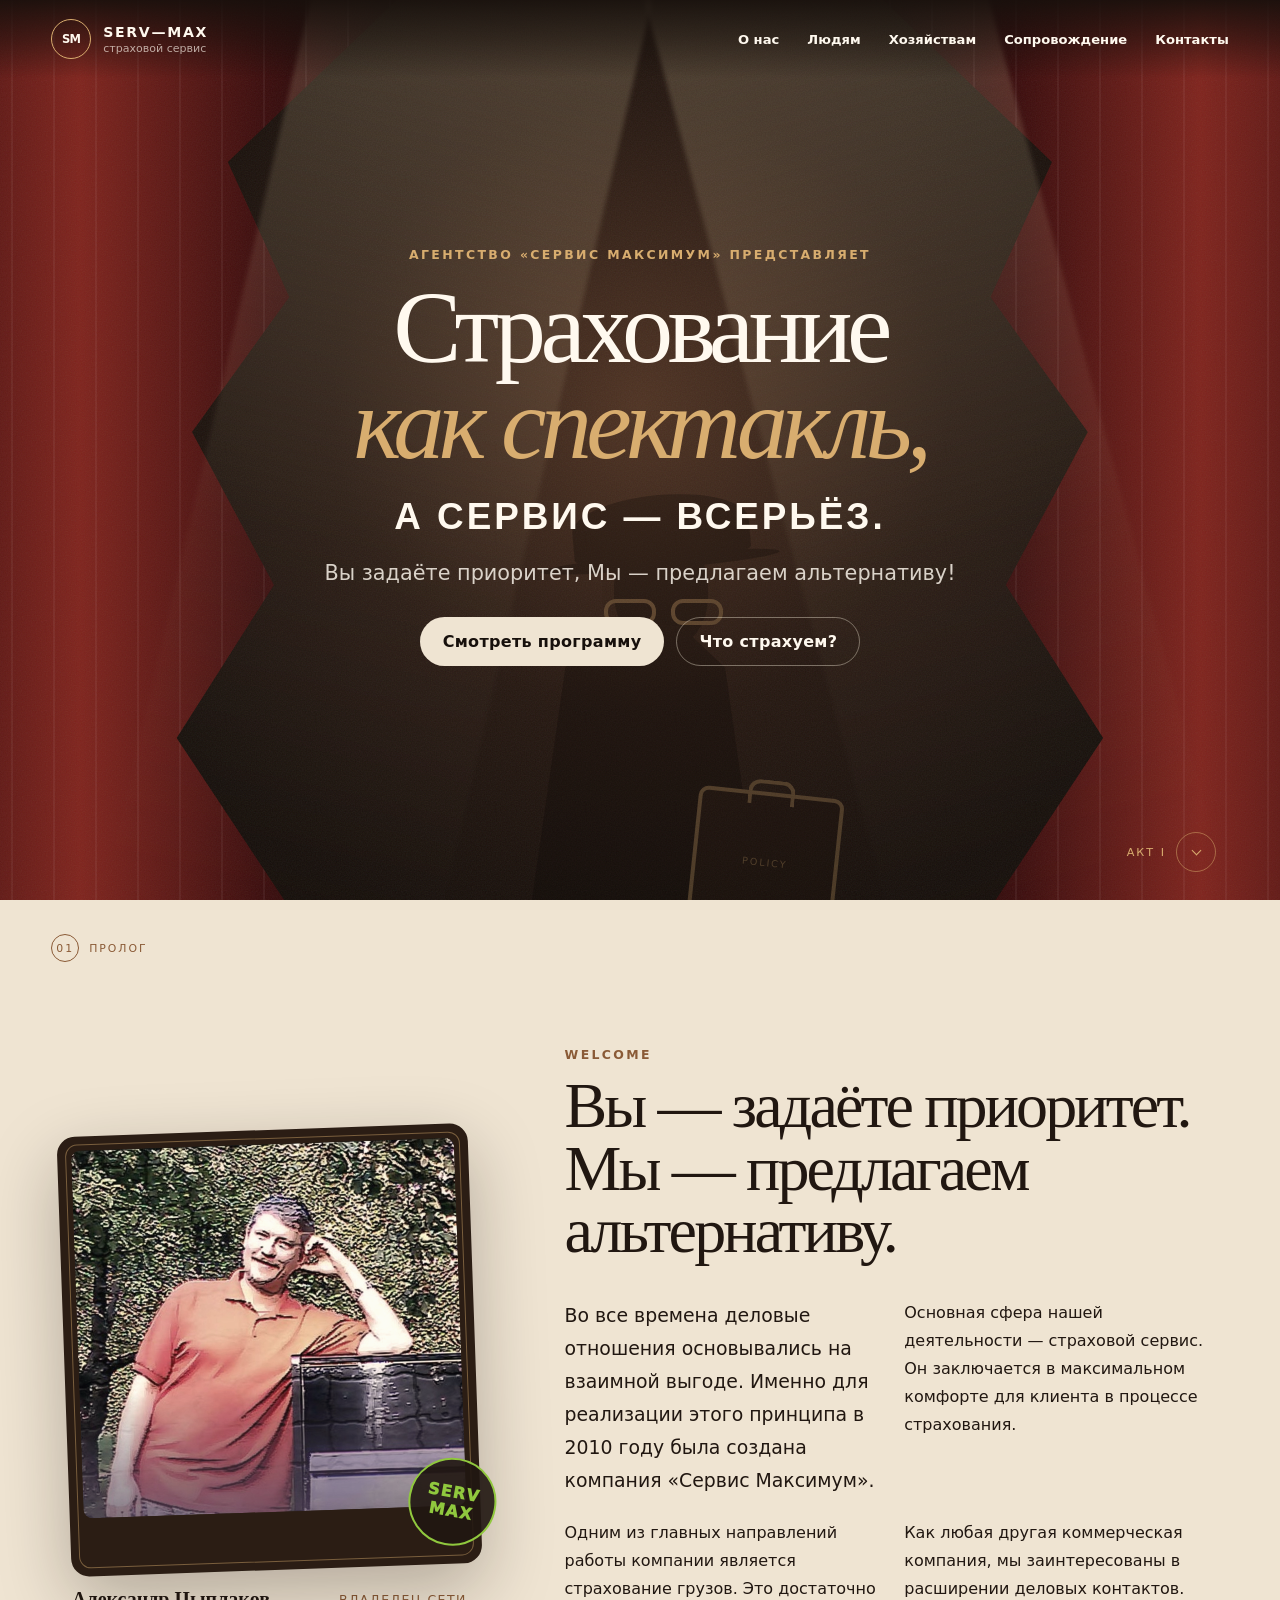
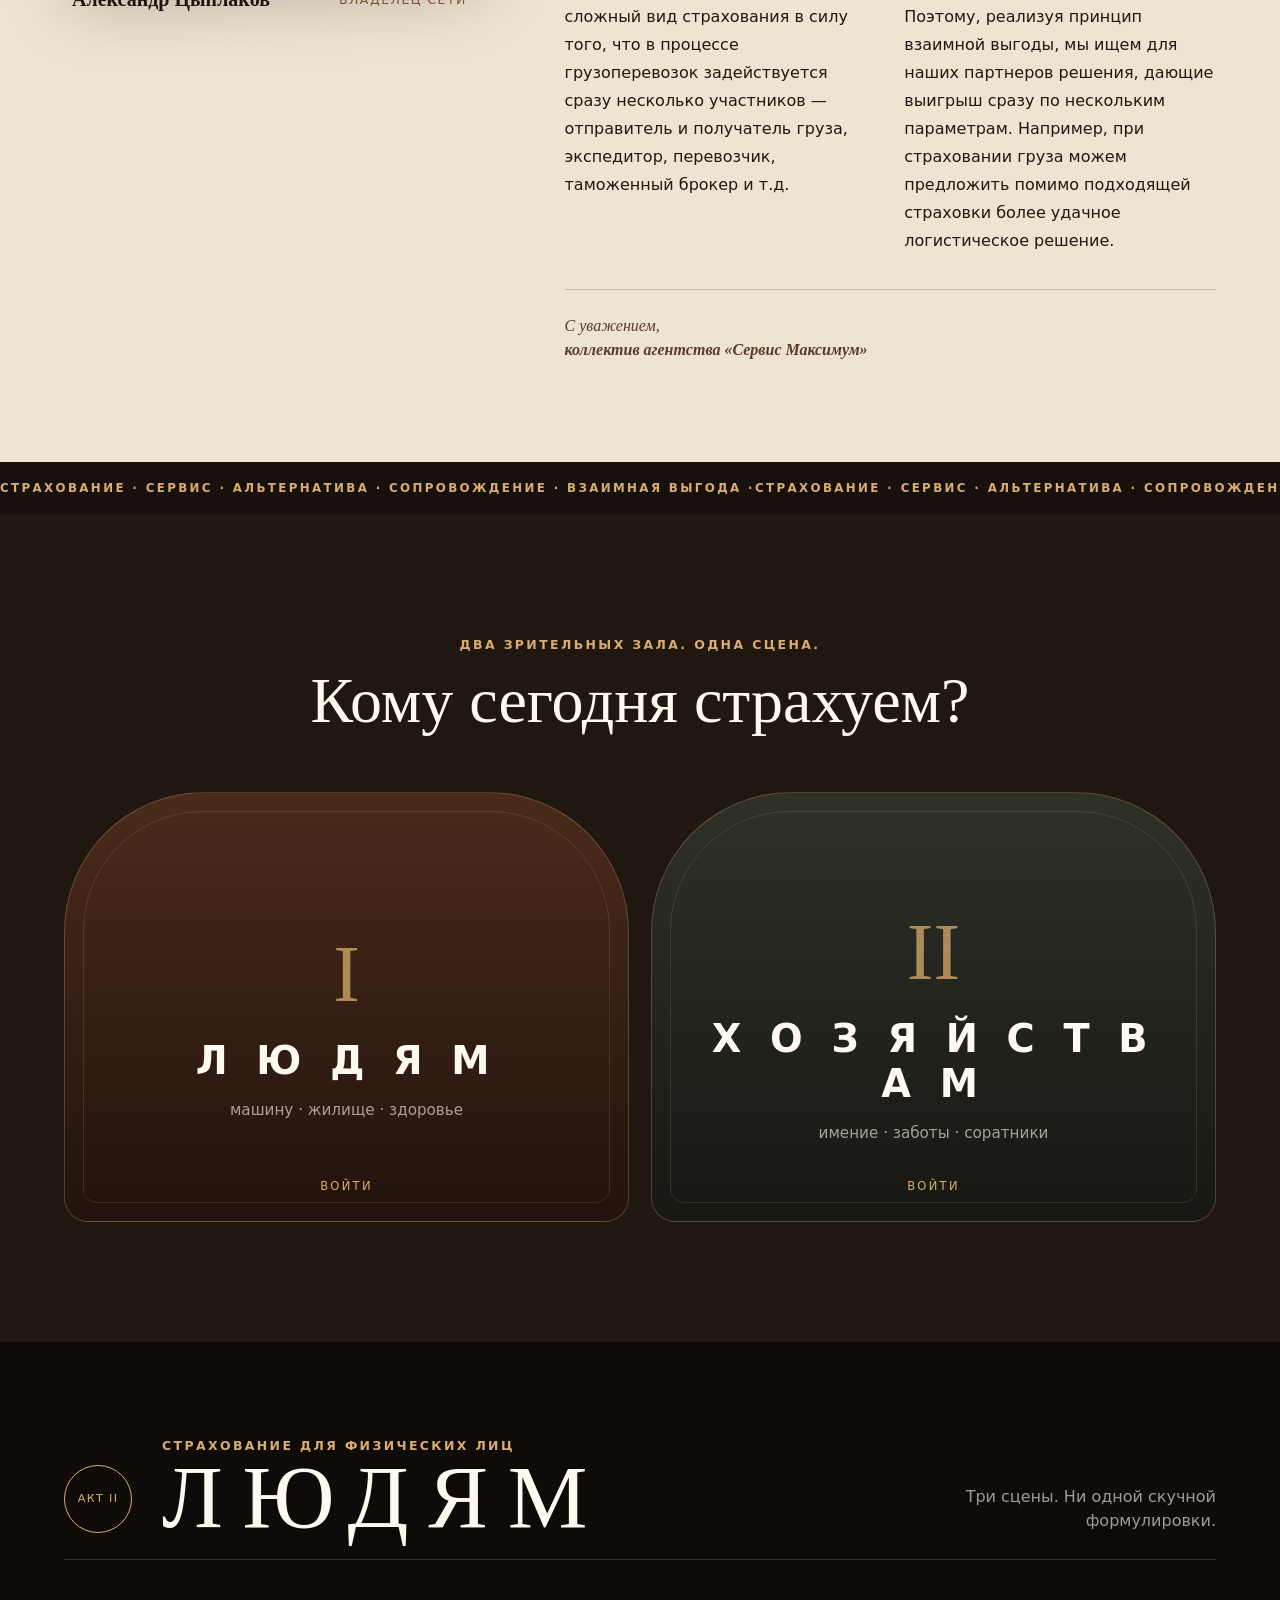
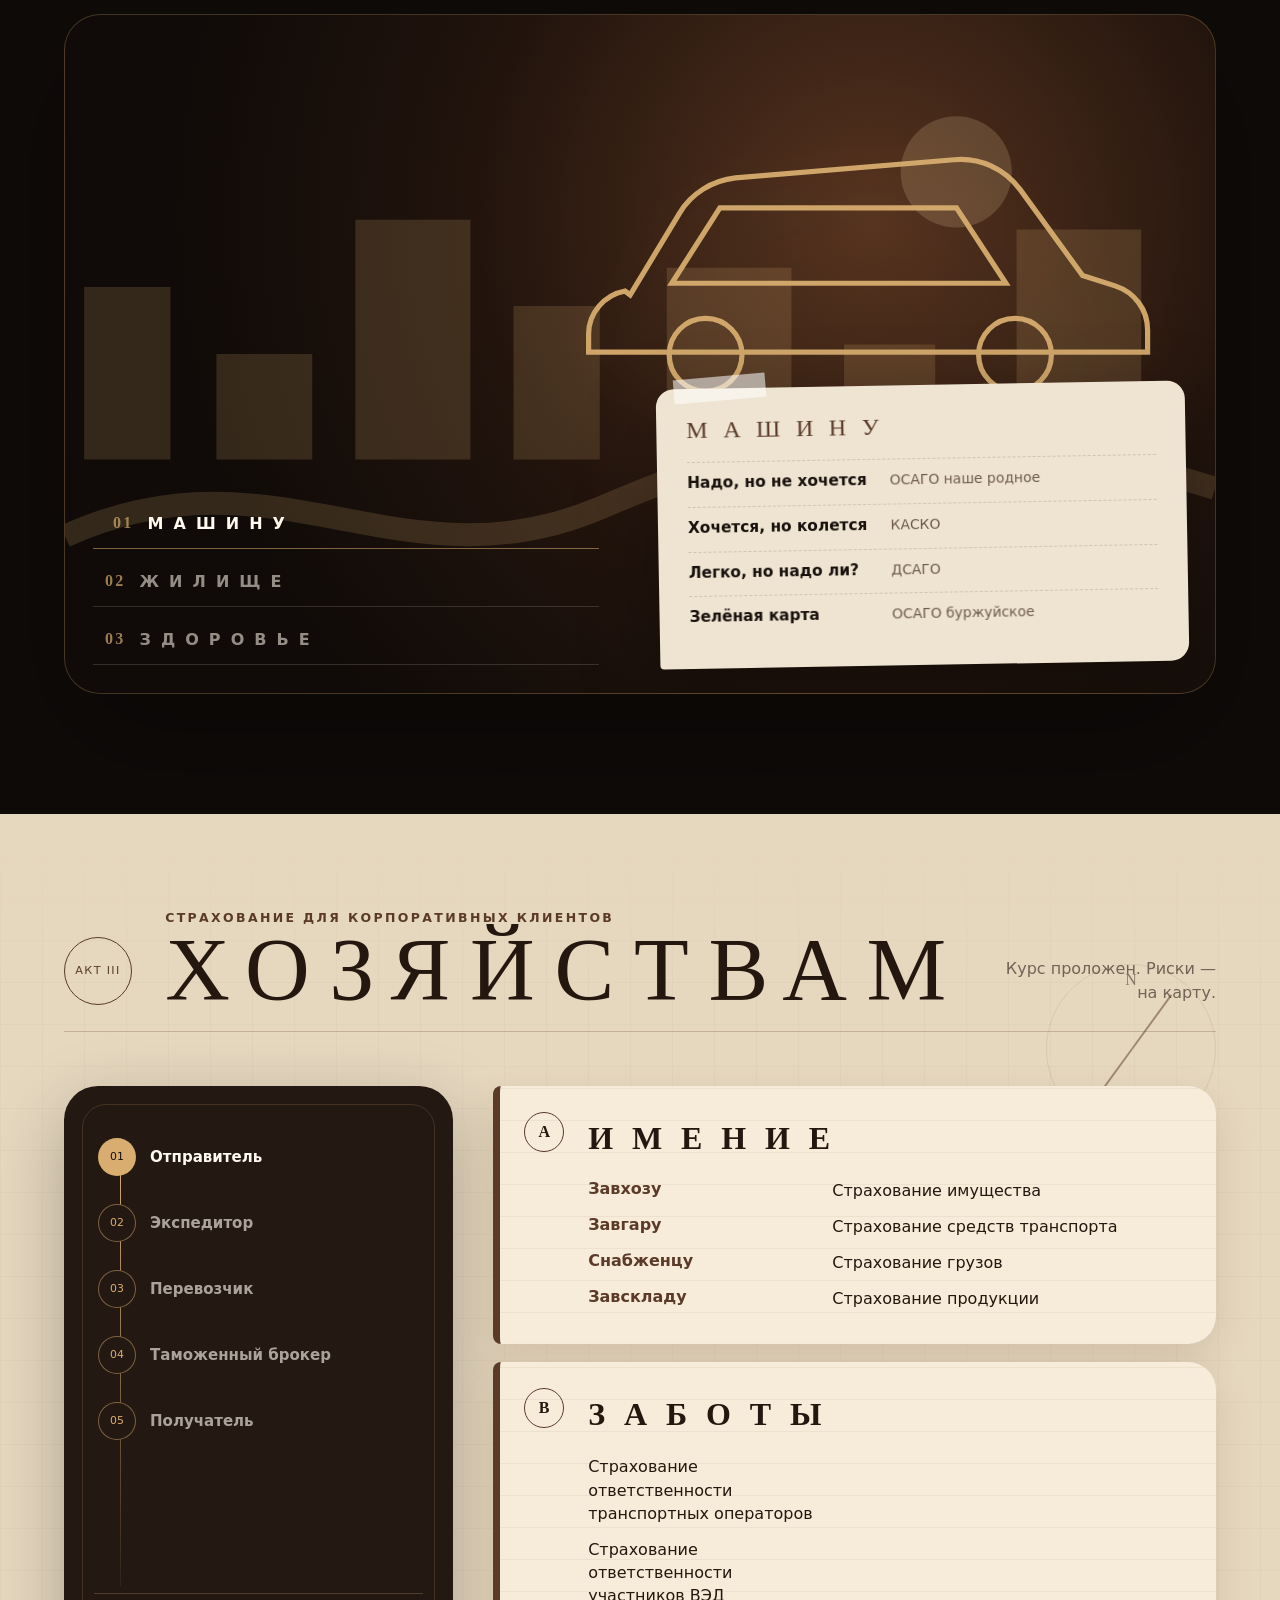
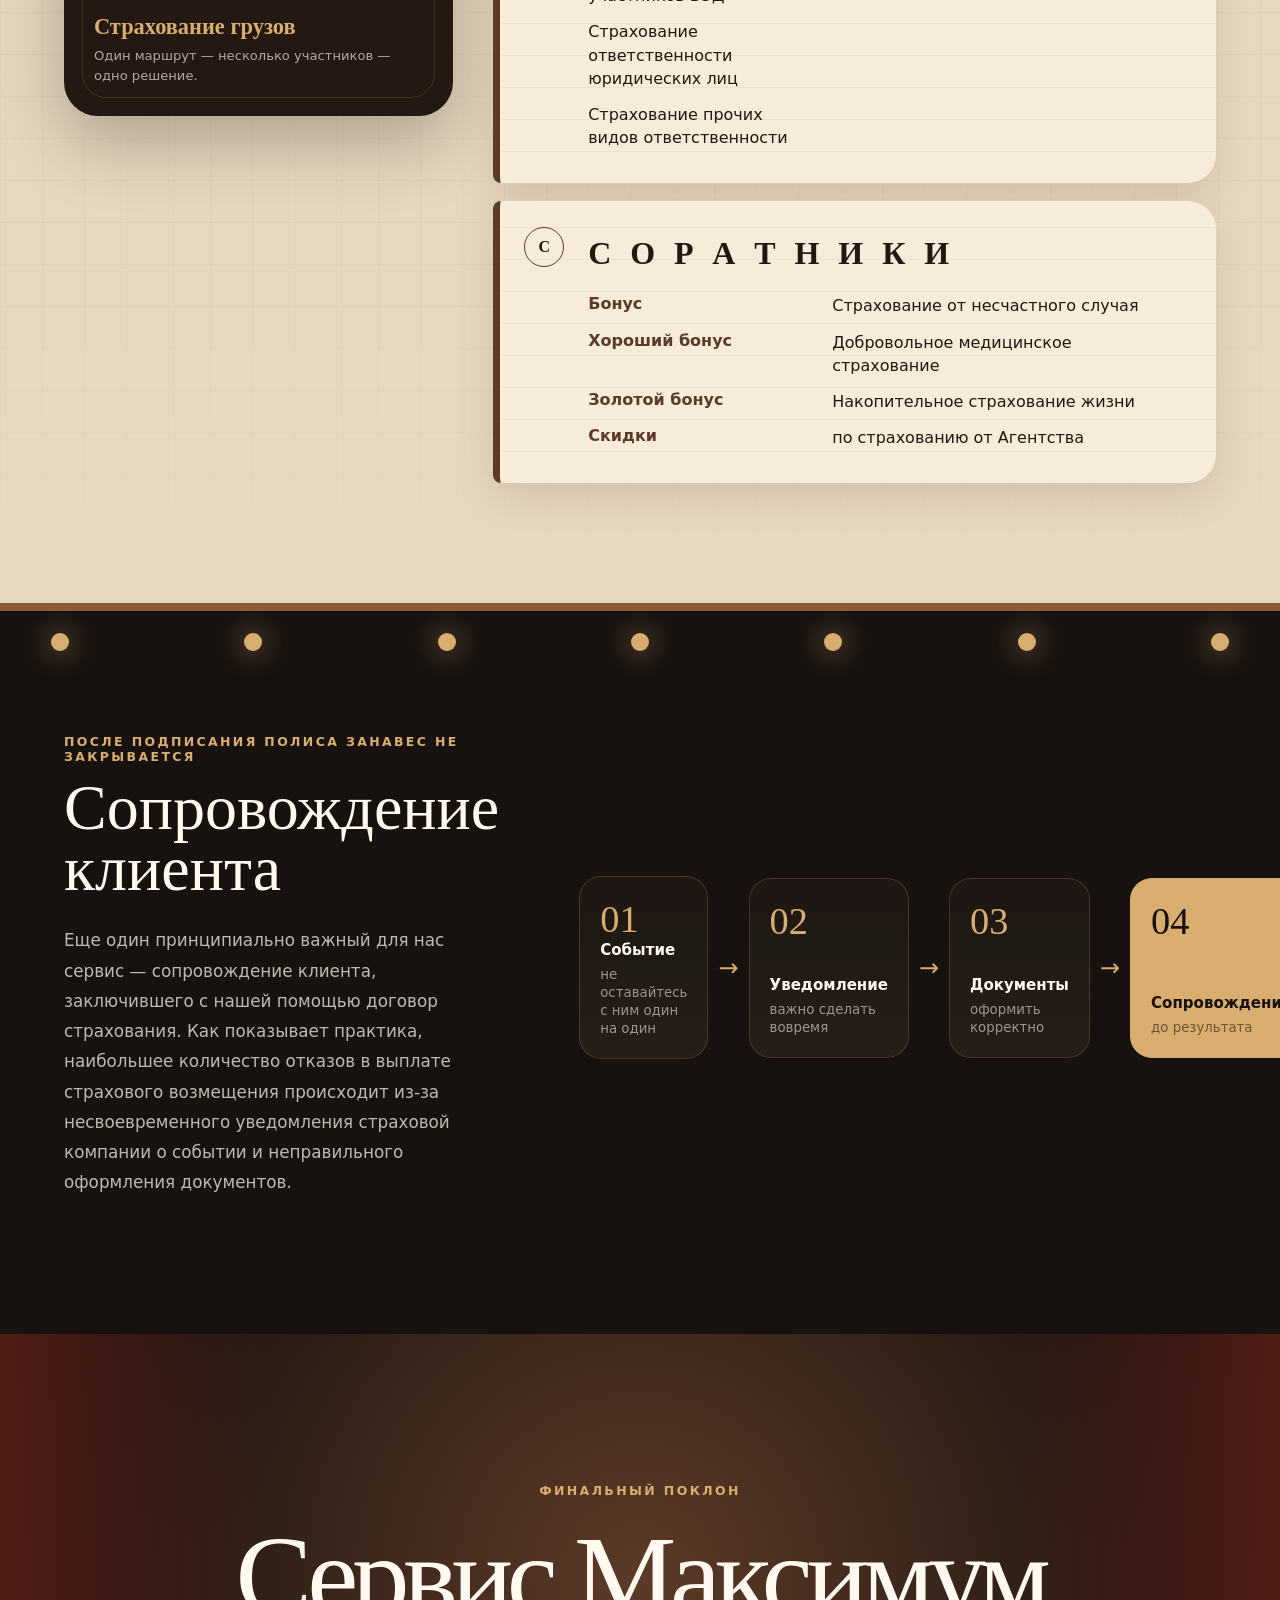
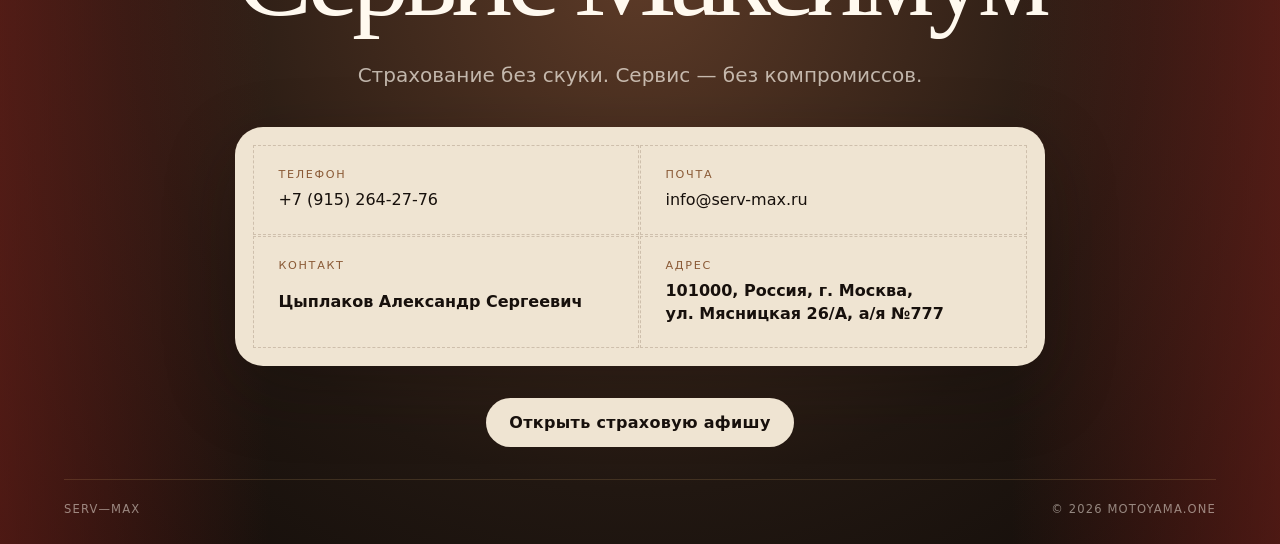
<file: 02-service-maximum/index.html>
<!doctype html>
<html lang="ru">
<head>
  <meta charset="utf-8">
  <meta name="viewport" content="width=device-width, initial-scale=1">
  <meta name="theme-color" content="#211711">
  <meta name="description" content="Сервис Максимум — страховой сервис для людей и бизнеса. Авторская подача, сопровождение клиента и решения по страхованию имущества, транспорта, грузов, ответственности и здоровья.">
  <title>Сервис Максимум — страхование без скуки</title>
  <link rel="icon" href="assets/img/favicon.svg" type="image/svg+xml">
  <link rel="stylesheet" href="assets/css/style.css">
</head>
<body>
  <a class="skip-link" href="#content">Перейти к содержанию</a>

  <header class="topbar" data-topbar>
    <a class="brand" href="#prologue" aria-label="Сервис Максимум — к началу страницы">
      <span class="brand-mark" aria-hidden="true">SM</span>
      <span class="brand-copy"><strong>SERV—MAX</strong><small>страховой сервис</small></span>
    </a>
    <nav class="desktop-nav" aria-label="Основная навигация">
      <a href="#about">О нас</a>
      <a href="#people">Людям</a>
      <a href="#business">Хозяйствам</a>
      <a href="#support">Сопровождение</a>
      <a href="#contacts">Контакты</a>
    </nav>
    <button class="menu-toggle" type="button" aria-expanded="false" aria-controls="mobile-menu" aria-label="Открыть меню">
      <span></span><span></span>
    </button>
  </header>

  <div class="mobile-menu" id="mobile-menu" hidden>
    <div class="mobile-menu__inner">
      <p class="kicker">Программа вечера</p>
      <a href="#about">01 — О нас</a>
      <a href="#people">02 — Людям</a>
      <a href="#business">03 — Хозяйствам</a>
      <a href="#support">04 — Сопровождение</a>
      <a href="#contacts">05 — Контакты</a>
    </div>
  </div>

  <main id="content">
    <section class="hero" id="prologue" aria-labelledby="hero-title">
      <div class="hero-noise" aria-hidden="true"></div>
      <div class="curtain curtain--left" aria-hidden="true"></div>
      <div class="curtain curtain--right" aria-hidden="true"></div>
      <div class="spotlight spotlight--one" aria-hidden="true"></div>
      <div class="spotlight spotlight--two" aria-hidden="true"></div>
      <div class="hero-stage" aria-hidden="true">
        <div class="hero-character">
          <div class="hat"></div>
          <div class="head"></div>
          <div class="glasses"><i></i><i></i></div>
          <div class="coat"></div>
          <div class="briefcase"><span>POLICY</span></div>
        </div>
      </div>

      <div class="hero-copy reveal">
        <p class="eyebrow">Агентство «Сервис Максимум» представляет</p>
        <h1 id="hero-title"><span>Страхование</span><em>как спектакль,</em><strong>а сервис — всерьёз.</strong></h1>
        <p class="hero-lead">Вы задаёте приоритет, Мы — предлагаем альтернативу!</p>
        <div class="hero-actions">
          <a class="btn btn--light" href="#people">Смотреть программу</a>
          <button class="btn btn--ghost" type="button" data-open-program>Что страхуем?</button>
        </div>
      </div>

      <div class="hero-ticket reveal" aria-label="Краткая информация">
        <span>Москва</span>
        <span>с 2010 года</span>
        <span>Людям · Хозяйствам</span>
      </div>
      <a class="scroll-cue" href="#about"><span>Акт I</span><i></i></a>
    </section>

    <section class="about scene scene--paper" id="about" aria-labelledby="about-title">
      <div class="scene-label" aria-hidden="true"><span>01</span>Пролог</div>
      <div class="about-grid">
        <figure class="owner reveal">
          <div class="owner-frame">
            <img src="assets/img/alexander-tsyplakov.jpg" alt="Александр Цыплаков, владелец сети">
            <div class="owner-stamp" aria-hidden="true">SERV<br>MAX</div>
          </div>
          <figcaption>
            <strong>Александр Цыплаков</strong>
            <span>Владелец сети</span>
          </figcaption>
        </figure>

        <article class="about-copy reveal">
          <p class="kicker">Welcome</p>
          <h2 id="about-title">Вы — задаёте приоритет.<br>Мы — предлагаем альтернативу.</h2>
          <div class="about-text">
            <p>Во все времена деловые отношения основывались на взаимной выгоде. Именно для реализации этого принципа в 2010 году была создана компания «Сервис Максимум».</p>
            <p>Основная сфера нашей деятельности — страховой сервис. Он заключается в максимальном комфорте для клиента в процессе страхования.</p>
            <p>Одним из главных направлений работы компании является страхование грузов. Это достаточно сложный вид страхования в силу того, что в процессе грузоперевозок задействуется сразу несколько участников — отправитель и получатель груза, экспедитор, перевозчик, таможенный брокер и т.д.</p>
            <p>Как любая другая коммерческая компания, мы заинтересованы в расширении деловых контактов. Поэтому, реализуя принцип взаимной выгоды, мы ищем для наших партнеров решения, дающие выигрыш сразу по нескольким параметрам. Например, при страховании груза можем предложить помимо подходящей страховки более удачное логистическое решение.</p>
          </div>
          <p class="signature">С уважением,<br><strong>коллектив агентства «Сервис Максимум»</strong></p>
        </article>
      </div>
      <div class="marquee" aria-hidden="true"><span>СТРАХОВАНИЕ · СЕРВИС · АЛЬТЕРНАТИВА · СОПРОВОЖДЕНИЕ · ВЗАИМНАЯ ВЫГОДА · </span><span>СТРАХОВАНИЕ · СЕРВИС · АЛЬТЕРНАТИВА · СОПРОВОЖДЕНИЕ · ВЗАИМНАЯ ВЫГОДА · </span></div>
    </section>

    <section class="choice scene" aria-labelledby="choice-title">
      <div class="choice-intro reveal">
        <p class="kicker">Два зрительных зала. Одна сцена.</p>
        <h2 id="choice-title">Кому сегодня страхуем?</h2>
      </div>
      <div class="choice-doors">
        <a class="door door--people reveal" href="#people">
          <span class="door-number">I</span>
          <strong>Л Ю Д Я М</strong>
          <small>машину · жилище · здоровье</small>
          <i aria-hidden="true">Войти</i>
        </a>
        <a class="door door--business reveal" href="#business">
          <span class="door-number">II</span>
          <strong>Х О З Я Й С Т В А М</strong>
          <small>имение · заботы · соратники</small>
          <i aria-hidden="true">Войти</i>
        </a>
      </div>
    </section>

    <section class="people scene scene--people" id="people" aria-labelledby="people-title">
      <div class="stage-header reveal">
        <span class="act">Акт II</span>
        <div>
          <p class="kicker">Страхование для физических лиц</p>
          <h2 id="people-title">ЛЮДЯМ</h2>
        </div>
        <p class="stage-note">Три сцены. Ни одной скучной формулировки.</p>
      </div>

      <div class="people-stage reveal" data-people-stage>
        <div class="people-backdrop" aria-hidden="true">
          <svg viewBox="0 0 1200 620" role="img" aria-label="Декоративная театральная сцена">
            <path class="road" d="M0 500 C220 400 350 560 560 470 S900 360 1200 450"/>
            <path class="city" d="M20 420V240h90v180h48V310h100v110h45V170h120v250h45V260h90v160h70V220h130v200h55V300h95v120h85V180h130v240"/>
            <circle class="moon" cx="930" cy="120" r="58"/>
          </svg>
        </div>

        <div class="scene-prop" aria-hidden="true">
          <svg class="prop prop--car is-active" data-prop="car" viewBox="0 0 460 250">
            <path d="M54 158 92 95c9-15 25-25 43-27l168-14c20-2 39 7 51 23l48 66 25 8c15 5 25 18 25 34v17H22v-14c0-16 12-30 28-33Z"/>
            <path d="M123 91h182l38 58H86l37-58Z"/>
            <circle cx="112" cy="204" r="28"/><circle cx="350" cy="204" r="28"/>
          </svg>
          <svg class="prop prop--house" data-prop="house" viewBox="0 0 420 300">
            <path d="m48 146 162-112 162 112v126H48V146Z"/><path d="M164 272v-94h92v94"/>
            <path d="M285 84v-42h44v72"/>
          </svg>
          <svg class="prop prop--health" data-prop="health" viewBox="0 0 420 310">
            <path d="M210 273 69 145C2 83 94-25 161 43l49 49 49-49c67-68 159 40 92 102L210 273Z"/>
            <path d="M74 156h76l25-55 42 108 31-69 25 43h73"/>
          </svg>
        </div>

        <div class="people-control" role="tablist" aria-label="Виды страхования для физических лиц">
          <button class="scene-tab is-active" type="button" role="tab" aria-selected="true" data-people="car"><span>01</span>М А Ш И Н У</button>
          <button class="scene-tab" type="button" role="tab" aria-selected="false" data-people="house"><span>02</span>Ж И Л И Щ Е</button>
          <button class="scene-tab" type="button" role="tab" aria-selected="false" data-people="health"><span>03</span>З Д О Р О В Ь Е</button>
        </div>

        <div class="people-script" aria-live="polite">
          <article class="script-page is-active" data-script="car">
            <p class="script-title">М А Ш И Н У</p>
            <ul>
              <li><strong>Надо, но не хочется</strong><span>ОСАГО наше родное</span></li>
              <li><strong>Хочется, но колется</strong><span>КАСКО</span></li>
              <li><strong>Легко, но надо ли?</strong><span>ДСАГО</span></li>
              <li><strong>Зелёная карта</strong><span>ОСАГО буржуйское</span></li>
            </ul>
          </article>
          <article class="script-page" data-script="house">
            <p class="script-title">Ж И Л И Щ Е</p>
            <ul>
              <li><strong>Родное</strong><span>Страхование строений и имущества граждан</span></li>
              <li><strong>Чужое</strong><span>Страхование ответственности перед третьими лицами</span></li>
              <li><strong>Кровное</strong><span>Комплексное ипотечное страхование</span></li>
            </ul>
          </article>
          <article class="script-page" data-script="health">
            <p class="script-title">З Д О Р О В Ь Е</p>
            <ul>
              <li><strong>Твёрдое сегодня</strong><span>Добровольное медицинское страхование</span></li>
              <li><strong>Светлое завтра</strong><span>Страхование от несчастного случая</span></li>
              <li><strong>Прекрасное далёкое</strong><span>Накопительное страхование жизни</span></li>
            </ul>
          </article>
        </div>
      </div>
    </section>

    <section class="business scene scene--business" id="business" aria-labelledby="business-title">
      <div class="map-grid" aria-hidden="true"></div>
      <div class="business-compass" aria-hidden="true"><span>N</span><i></i><b></b></div>
      <div class="stage-header stage-header--business reveal">
        <span class="act">Акт III</span>
        <div>
          <p class="kicker">Страхование для корпоративных клиентов</p>
          <h2 id="business-title">ХОЗЯЙСТВАМ</h2>
        </div>
        <p class="stage-note">Курс проложен. Риски — на карту.</p>
      </div>

      <div class="business-layout">
        <div class="cargo-route reveal" aria-label="Схема движения груза и участников">
          <div class="route-line"></div>
          <button type="button" class="route-node is-active" data-route="sender"><span>01</span><strong>Отправитель</strong></button>
          <button type="button" class="route-node" data-route="forwarder"><span>02</span><strong>Экспедитор</strong></button>
          <button type="button" class="route-node" data-route="carrier"><span>03</span><strong>Перевозчик</strong></button>
          <button type="button" class="route-node" data-route="broker"><span>04</span><strong>Таможенный брокер</strong></button>
          <button type="button" class="route-node" data-route="receiver"><span>05</span><strong>Получатель</strong></button>
          <div class="route-caption"><strong>Страхование грузов</strong><span>Один маршрут — несколько участников — одно решение.</span></div>
        </div>

        <div class="business-ledger reveal">
          <article class="ledger-sheet">
            <span class="ledger-index">A</span>
            <h3>И М Е Н И Е</h3>
            <ul>
              <li><strong>Завхозу</strong><span>Страхование имущества</span></li>
              <li><strong>Завгару</strong><span>Страхование средств транспорта</span></li>
              <li><strong>Снабженцу</strong><span>Страхование грузов</span></li>
              <li><strong>Завскладу</strong><span>Страхование продукции</span></li>
            </ul>
          </article>
          <article class="ledger-sheet">
            <span class="ledger-index">B</span>
            <h3>З А Б О Т Ы</h3>
            <ul>
              <li><span>Страхование ответственности транспортных операторов</span></li>
              <li><span>Страхование ответственности участников ВЭД</span></li>
              <li><span>Страхование ответственности юридических лиц</span></li>
              <li><span>Страхование прочих видов ответственности</span></li>
            </ul>
          </article>
          <article class="ledger-sheet">
            <span class="ledger-index">C</span>
            <h3>С О Р А Т Н И К И</h3>
            <ul>
              <li><strong>Бонус</strong><span>Страхование от несчастного случая</span></li>
              <li><strong>Хороший бонус</strong><span>Добровольное медицинское страхование</span></li>
              <li><strong>Золотой бонус</strong><span>Накопительное страхование жизни</span></li>
              <li><strong>Скидки</strong><span>по страхованию от Агентства</span></li>
            </ul>
          </article>
        </div>
      </div>
    </section>

    <section class="support scene scene--backstage" id="support" aria-labelledby="support-title">
      <div class="backstage-lamps" aria-hidden="true"><i></i><i></i><i></i><i></i><i></i><i></i><i></i></div>
      <div class="support-grid">
        <div class="support-copy reveal">
          <p class="kicker">После подписания полиса занавес не закрывается</p>
          <h2 id="support-title">Сопровождение клиента</h2>
          <p>Еще один принципиально важный для нас сервис — сопровождение клиента, заключившего с нашей помощью договор страхования. Как показывает практика, наибольшее количество отказов в выплате страхового возмещения происходит из-за несвоевременного уведомления страховой компании о событии и неправильного оформления документов.</p>
        </div>
        <div class="support-flow reveal" aria-label="Сценарий сопровождения">
          <div class="flow-step"><span>01</span><strong>Событие</strong><small>не оставайтесь с ним один на один</small></div>
          <div class="flow-arrow" aria-hidden="true">→</div>
          <div class="flow-step"><span>02</span><strong>Уведомление</strong><small>важно сделать вовремя</small></div>
          <div class="flow-arrow" aria-hidden="true">→</div>
          <div class="flow-step"><span>03</span><strong>Документы</strong><small>оформить корректно</small></div>
          <div class="flow-arrow" aria-hidden="true">→</div>
          <div class="flow-step flow-step--accent"><span>04</span><strong>Сопровождение</strong><small>до результата</small></div>
        </div>
      </div>
    </section>

    <section class="finale scene" id="contacts" aria-labelledby="contacts-title">
      <div class="finale-curtain" aria-hidden="true"></div>
      <div class="finale-inner reveal">
        <p class="kicker">Финальный поклон</p>
        <h2 id="contacts-title">Сервис Максимум</h2>
        <p class="finale-line">Страхование без скуки. Сервис — без компромиссов.</p>
        <div class="contact-ticket">
          <div><span>Телефон</span><a href="tel:+79152642776">+7 (915) 264-27-76</a></div>
          <div><span>Почта</span><a href="mailto:info@serv-max.ru">info@serv-max.ru</a></div>
          <div><span>Контакт</span><strong>Цыплаков Александр Сергеевич</strong></div>
          <div><span>Адрес</span><strong>101000, Россия, г. Москва,<br>ул. Мясницкая 26/А, а/я №777</strong></div>
        </div>
        <button class="btn btn--light" type="button" data-open-program>Открыть страховую афишу</button>
      </div>
      <footer class="footer">
        <span>SERV—MAX</span>
        <span>© <span data-year>XXI</span> <a href="https://motoyama.one/" target="_blank" rel="noopener noreferrer">MOTOYAMA.ONE</a></span>
      </footer>
    </section>
  </main>

  <dialog class="program-dialog" data-program-dialog>
    <button class="dialog-close" type="button" data-close-program aria-label="Закрыть">×</button>
    <p class="kicker">Страховая афиша</p>
    <h2>Что сегодня в программе?</h2>
    <div class="program-columns">
      <div>
        <span class="program-label">Людям</span>
        <a href="#people" data-dialog-link>Машину</a>
        <a href="#people" data-dialog-link>Жилище</a>
        <a href="#people" data-dialog-link>Здоровье</a>
      </div>
      <div>
        <span class="program-label">Хозяйствам</span>
        <a href="#business" data-dialog-link>Имение</a>
        <a href="#business" data-dialog-link>Заботы</a>
        <a href="#business" data-dialog-link>Соратники</a>
      </div>
    </div>
    <p class="dialog-note">А после полиса — сопровождение клиента. Потому что хороший страховой сервис не заканчивается подписью.</p>
  </dialog>

  <script src="assets/js/app.js" defer></script>
</body>
</html>
</file>
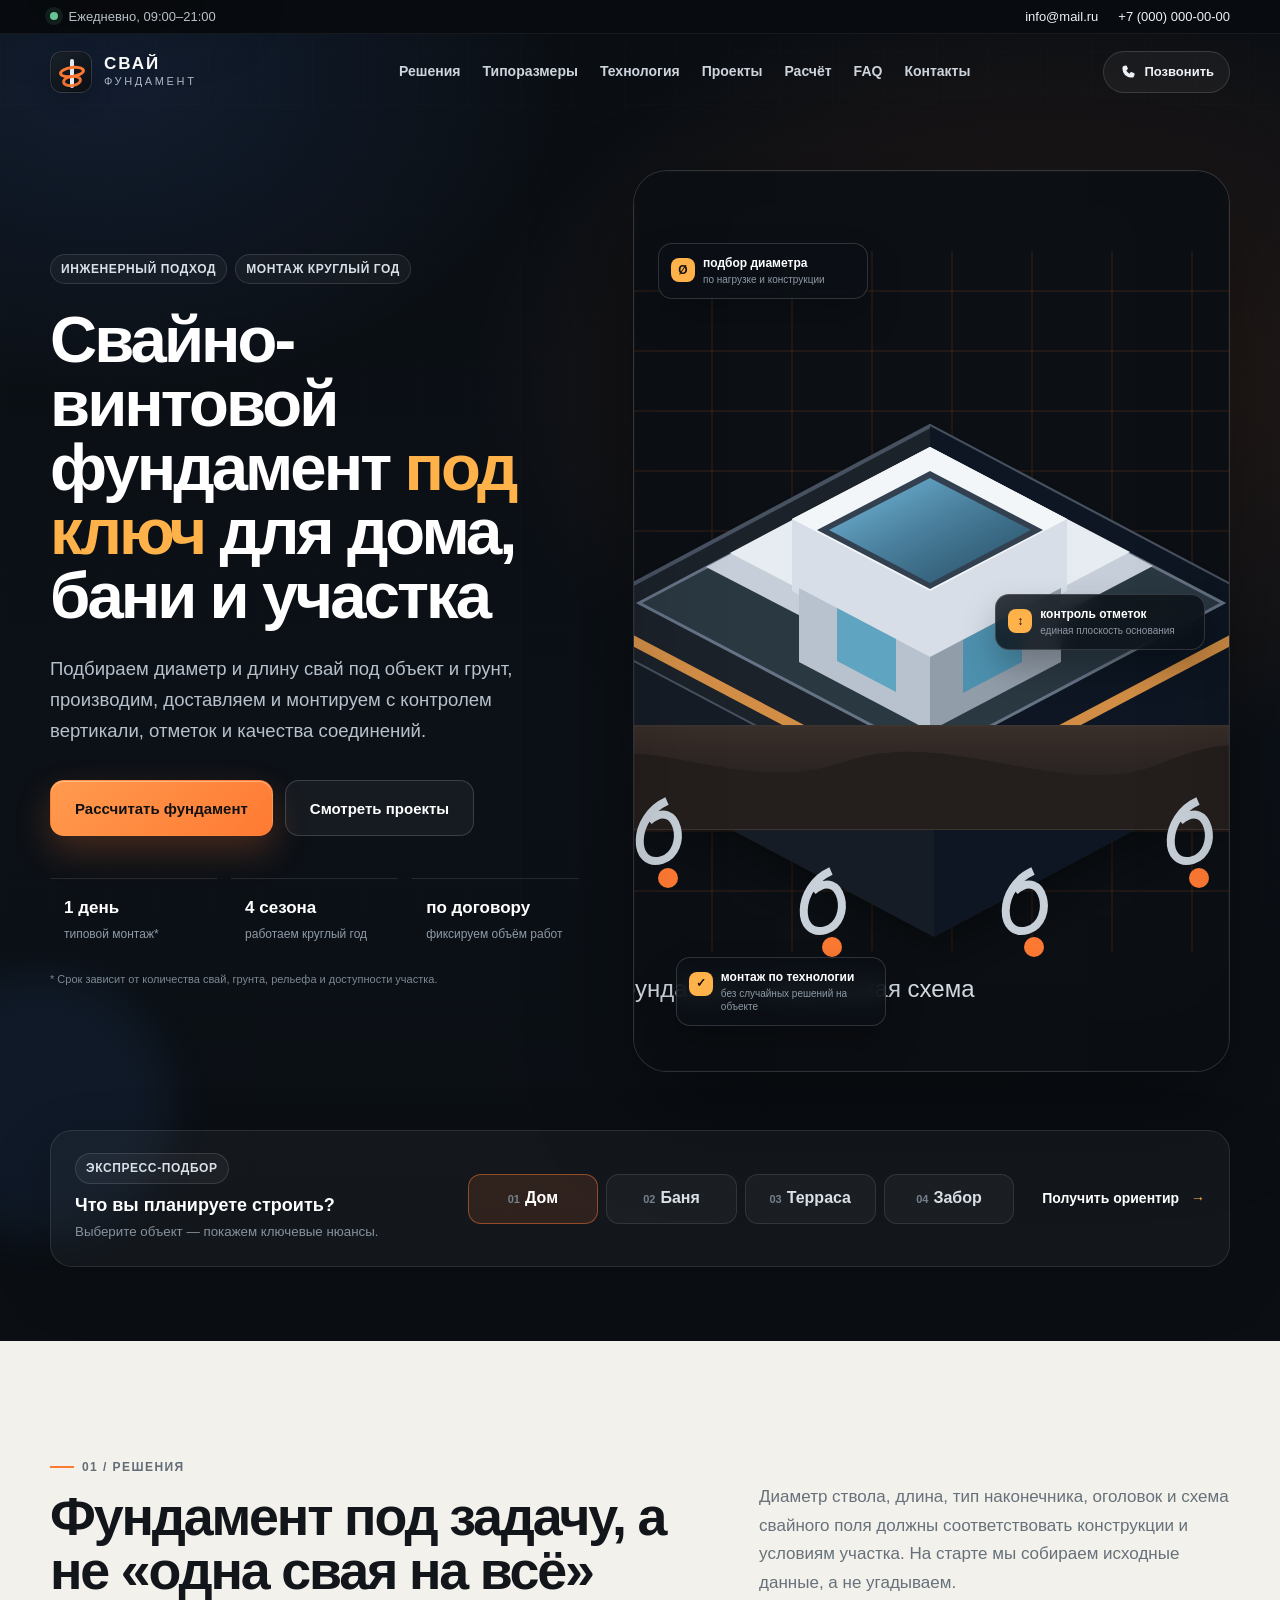
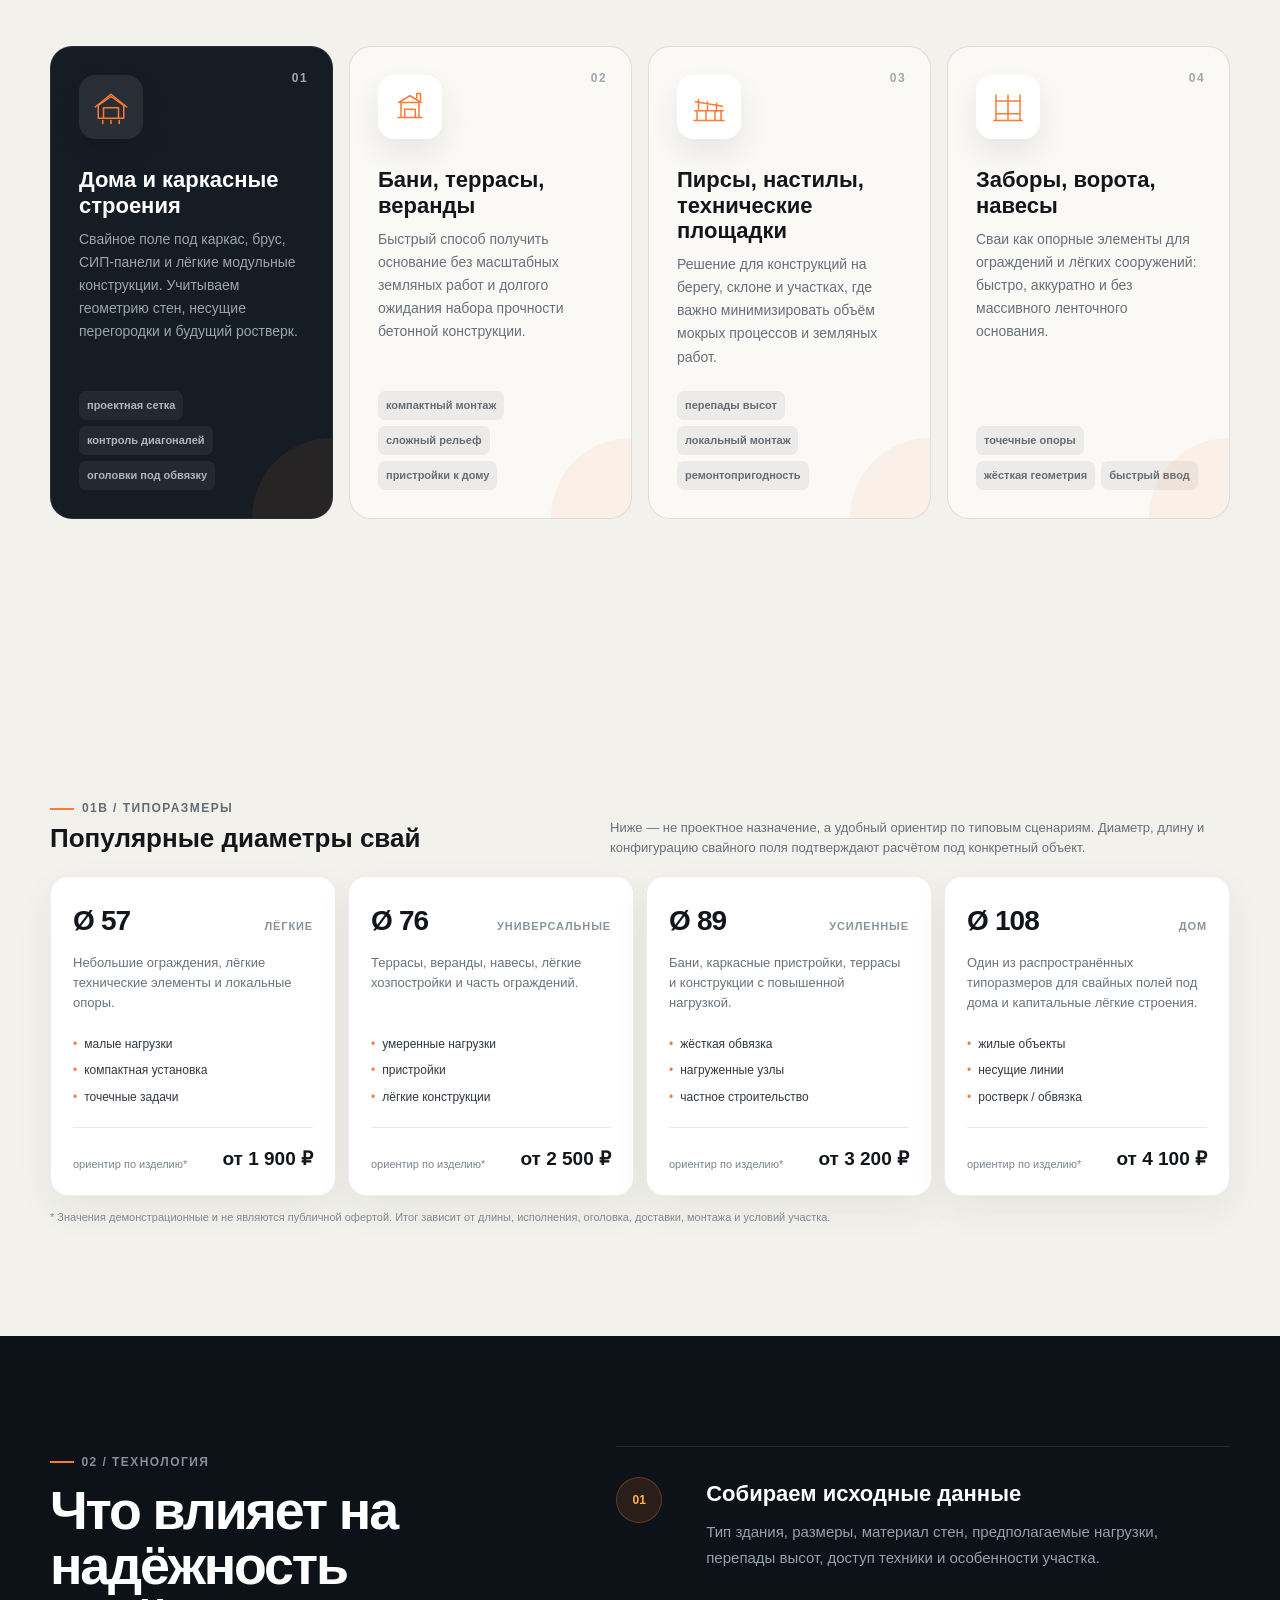
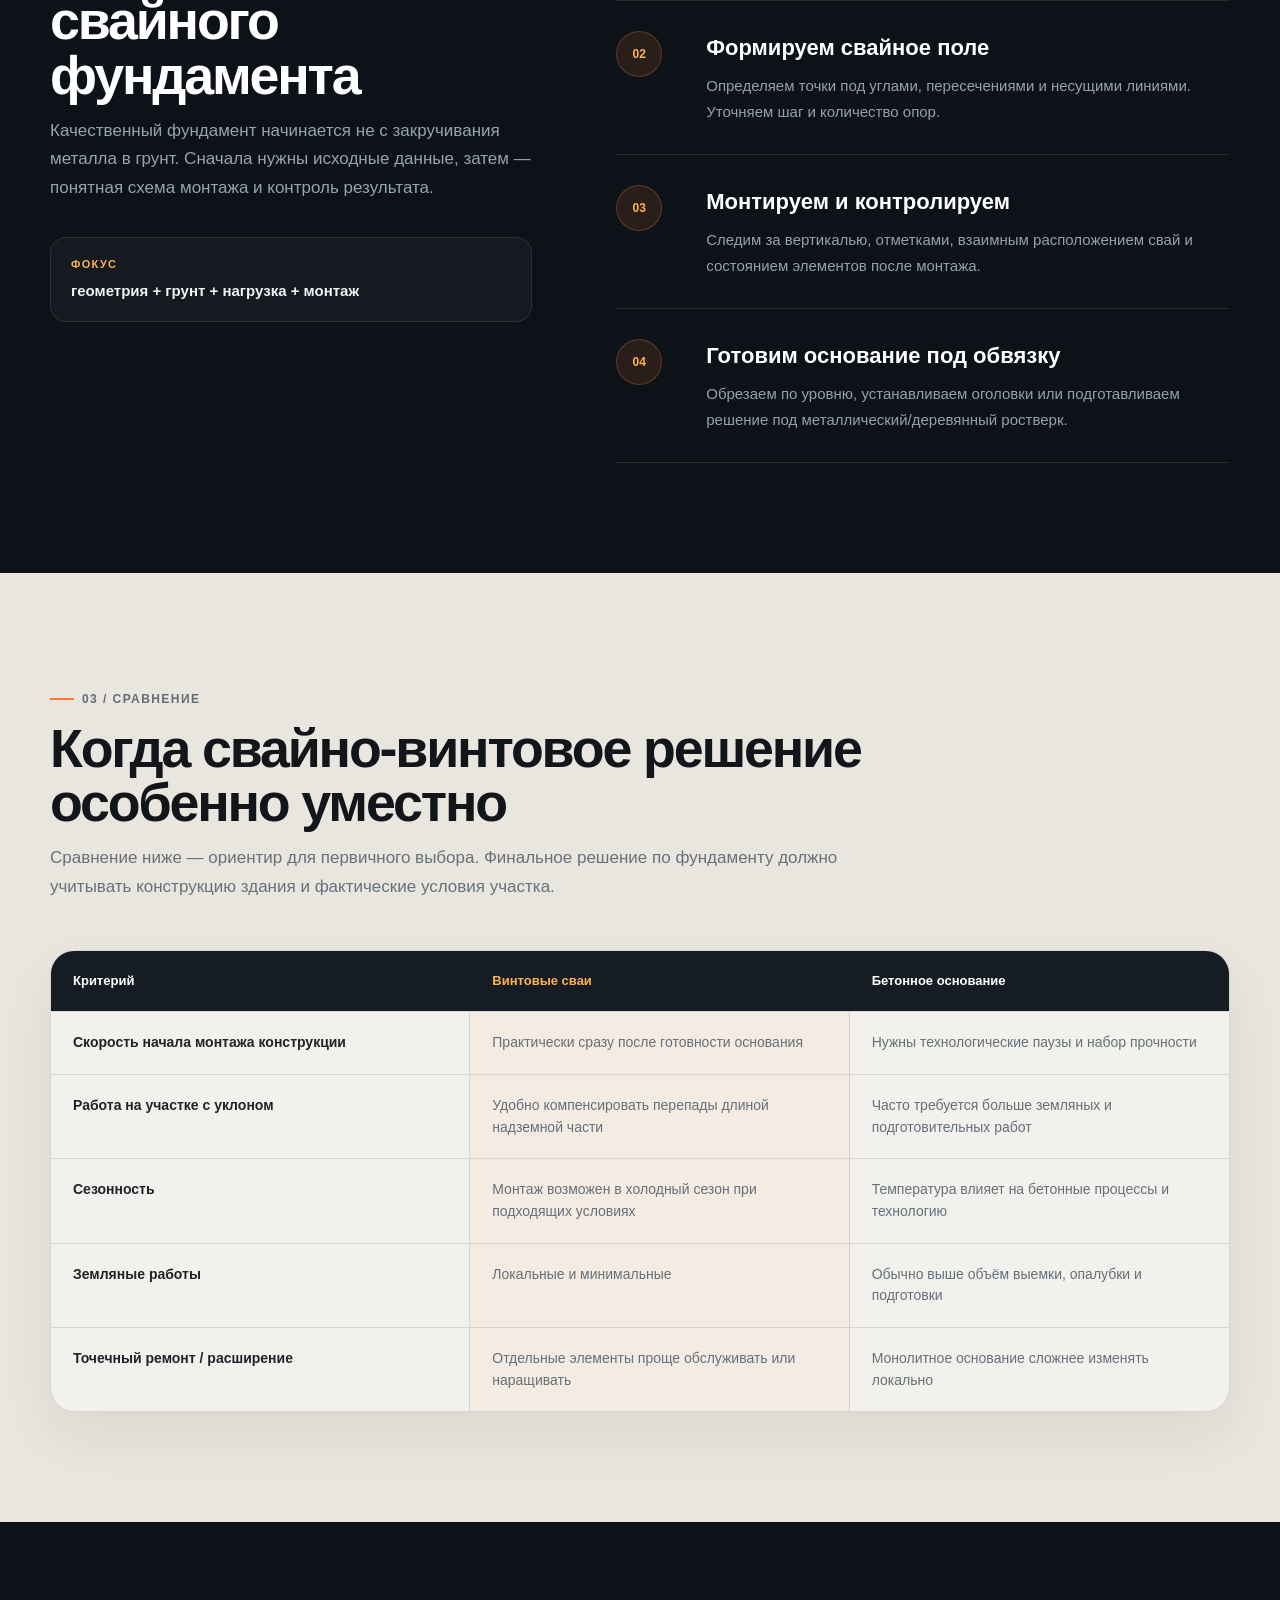
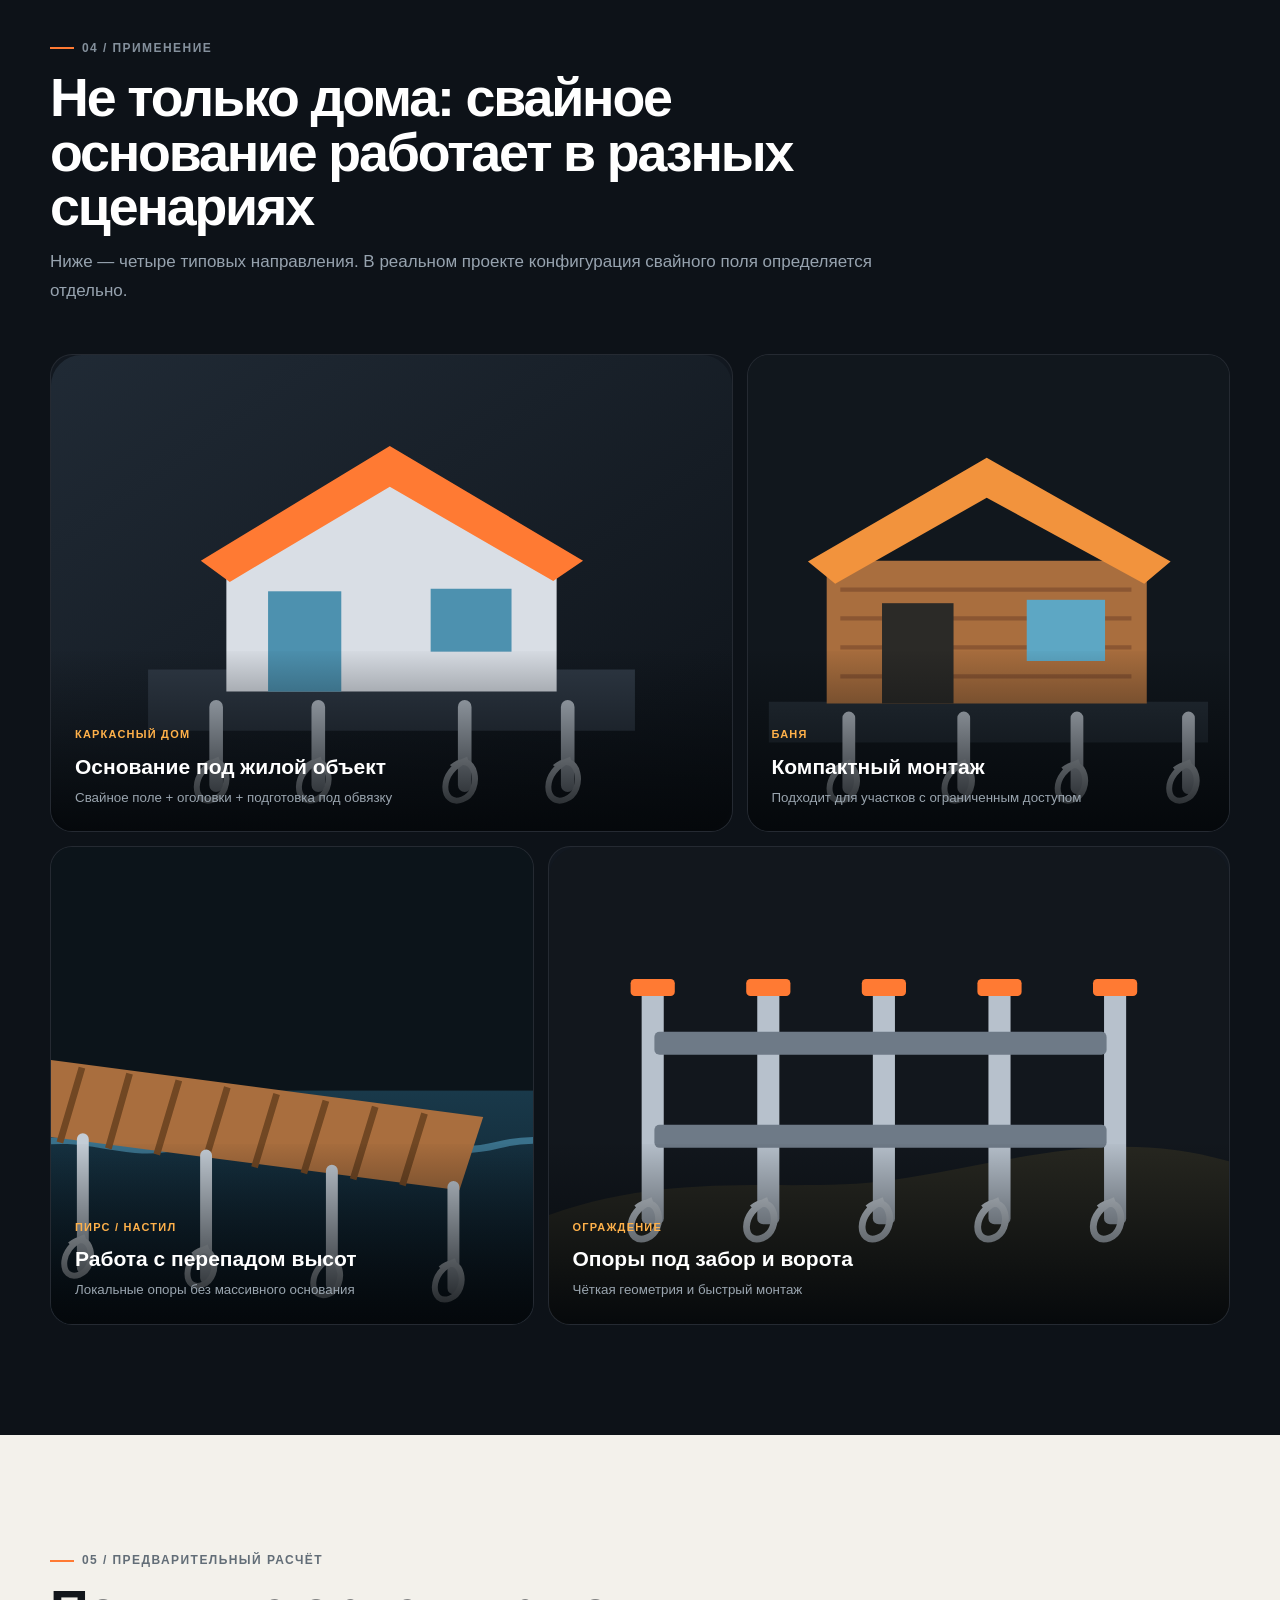
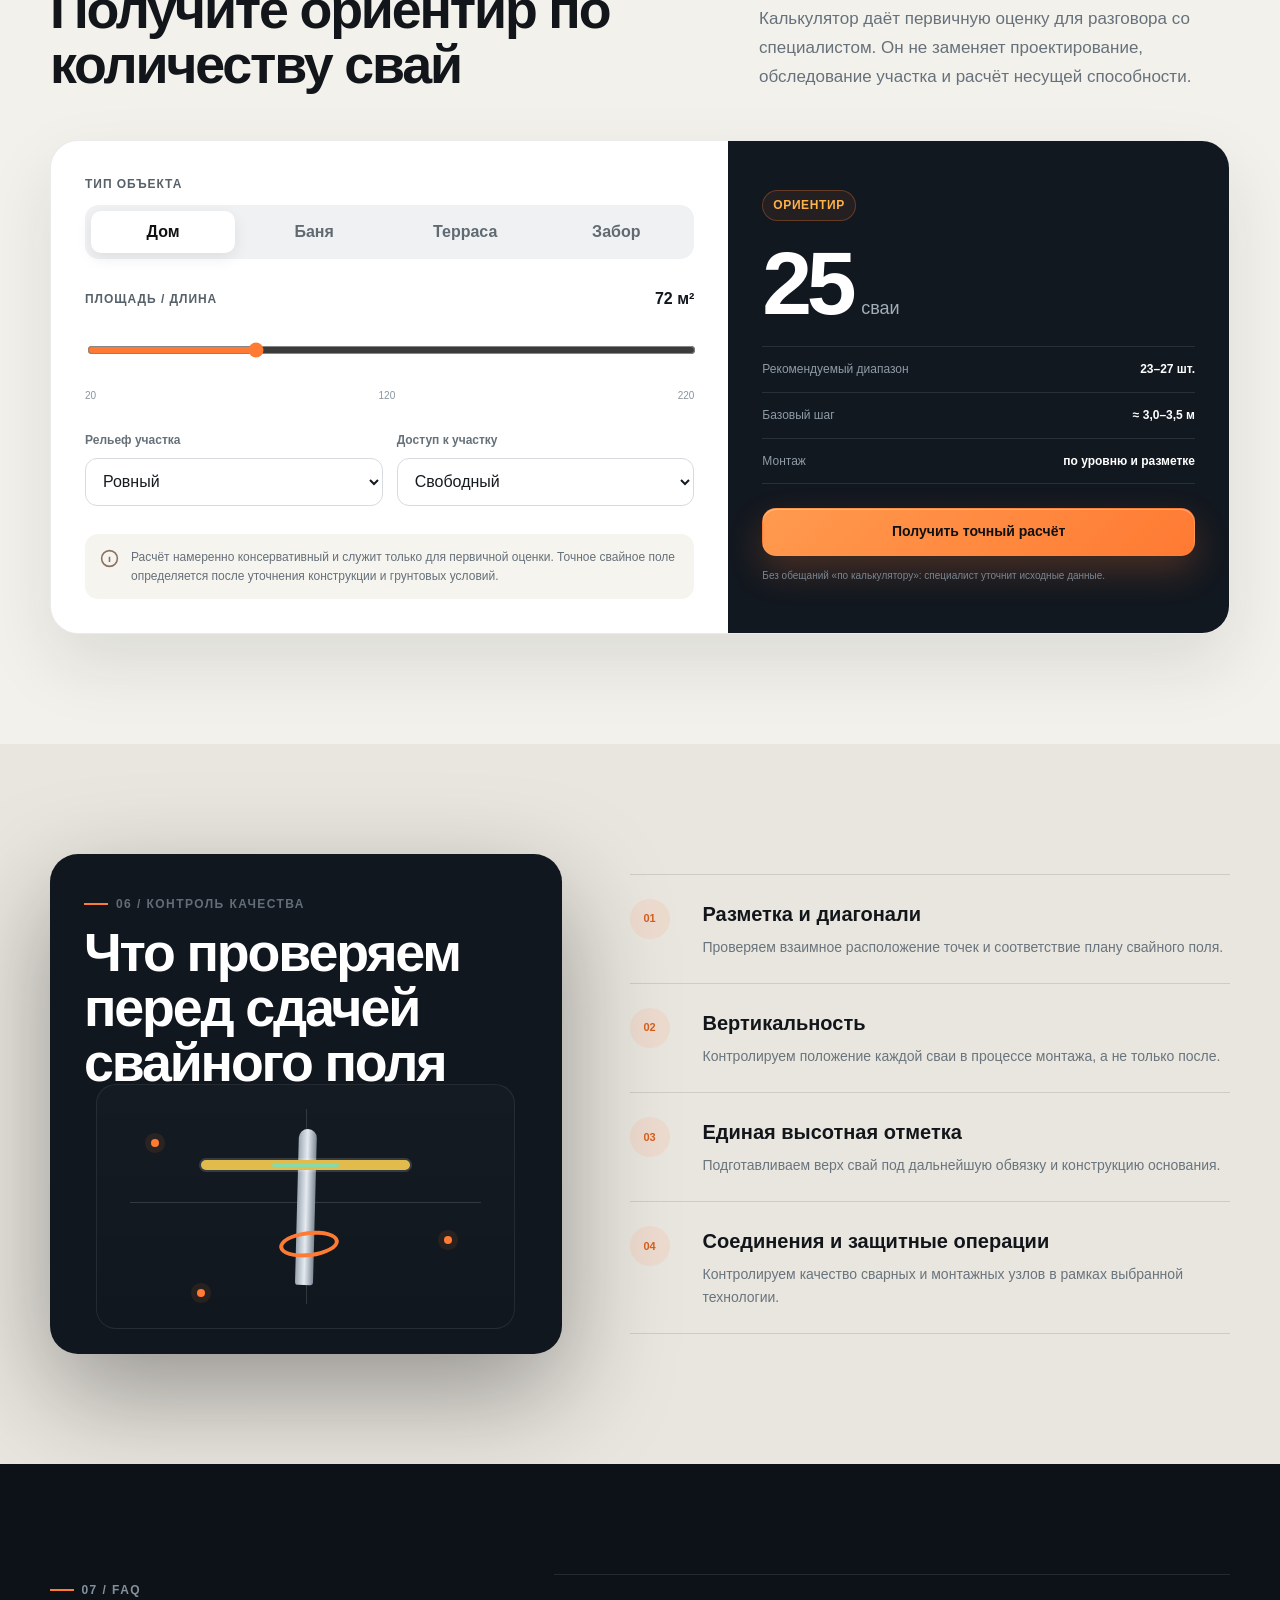
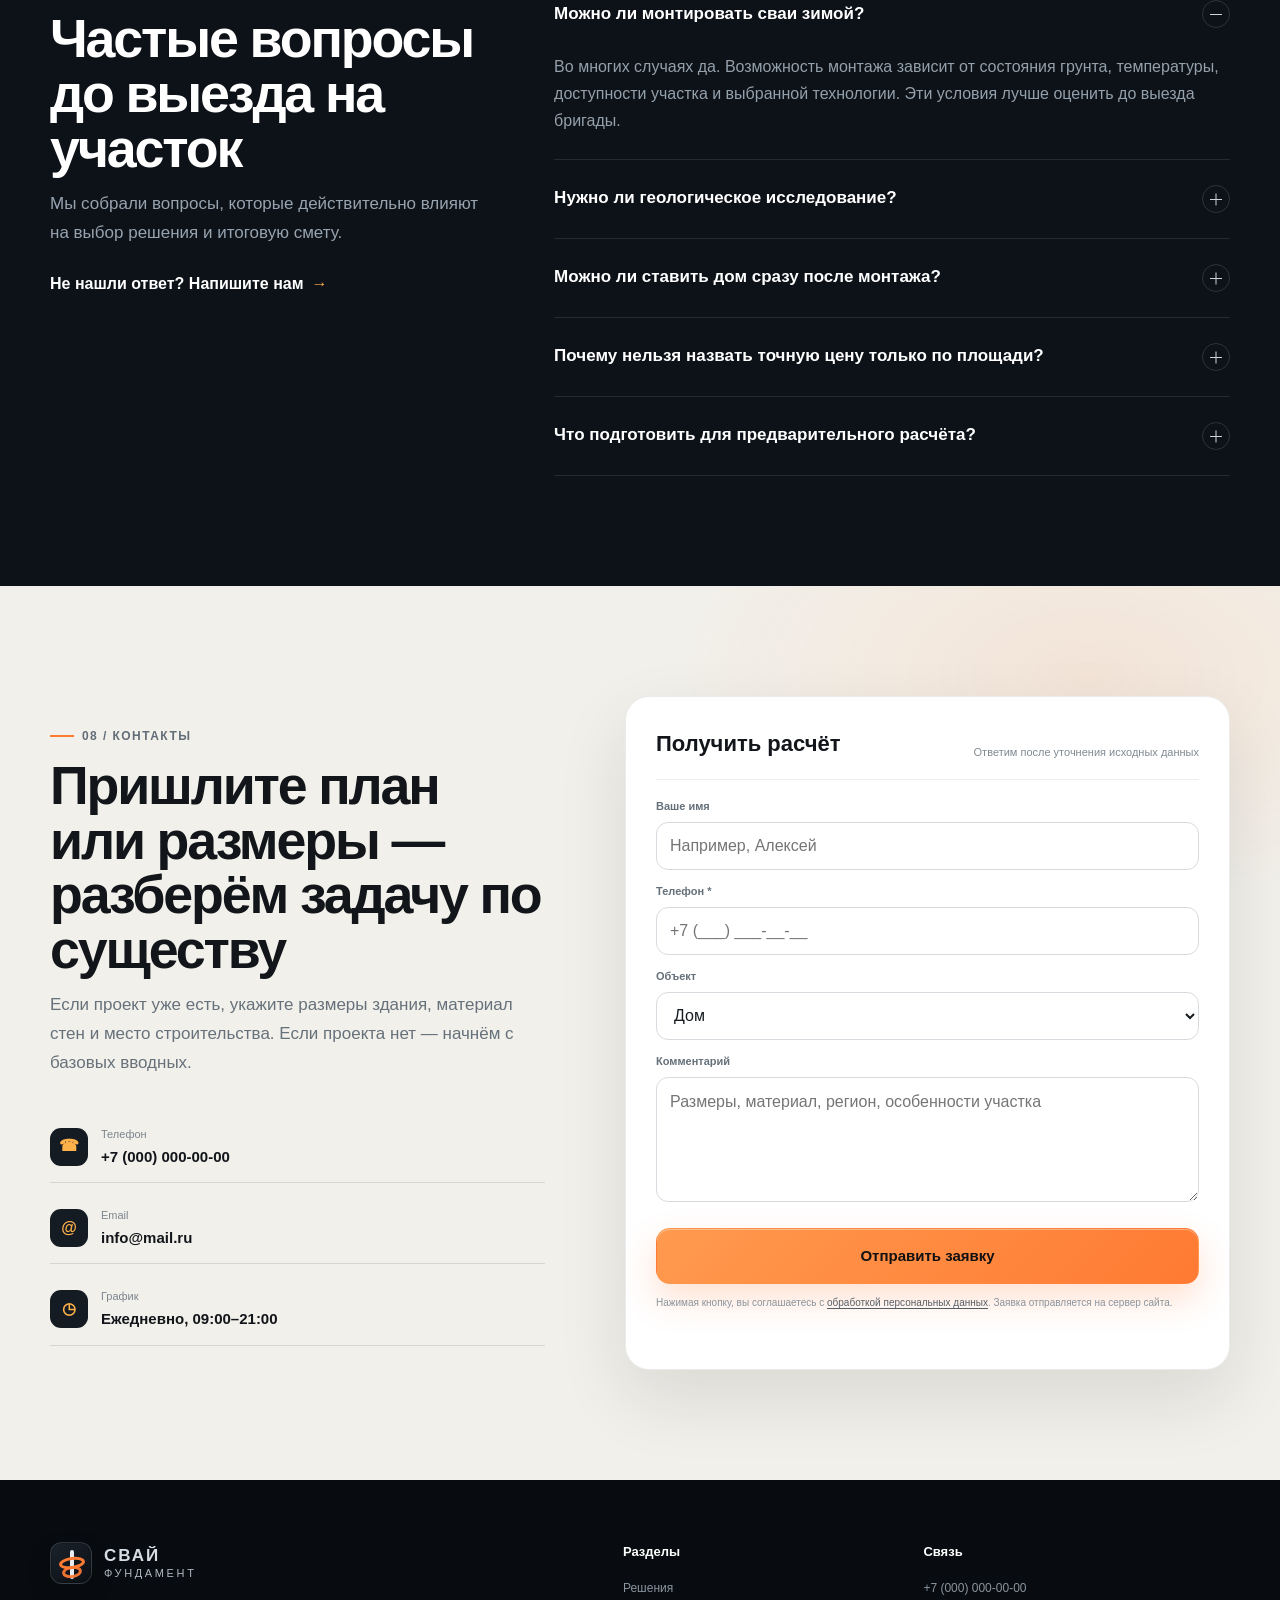
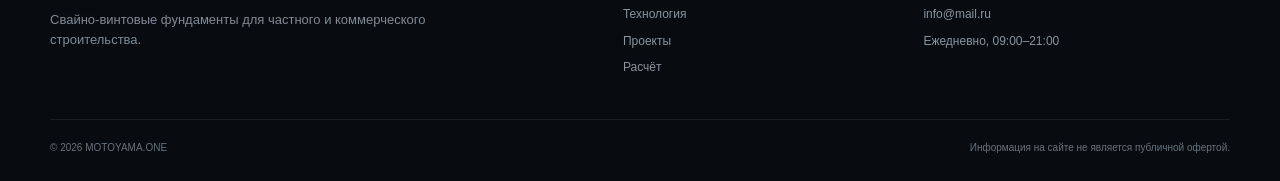
<file: 03-screw-piles/index.html>
<!DOCTYPE html>
<html lang="ru">
<head>
  <meta charset="utf-8">
  <meta name="viewport" content="width=device-width, initial-scale=1, viewport-fit=cover">
  <meta name="theme-color" content="#0b0f14">
  <meta name="format-detection" content="telephone=no">
  <title>Винтовые сваи и свайно-винтовые фундаменты под ключ</title>
  <meta name="description" content="Производство, подбор, доставка и монтаж винтовых свай. Свайно-винтовые фундаменты для домов, бань, террас, пирсов, заборов и пристроек.">
  <meta property="og:title" content="Винтовые сваи и свайно-винтовые фундаменты под ключ">
  <meta property="og:description" content="Подбор, производство, доставка и монтаж винтовых свай для частного и коммерческого строительства.">
  <meta property="og:type" content="website">
  <meta property="og:locale" content="ru_RU">
  <meta property="og:image" content="assets/img/og-cover.png">
  <meta name="twitter:card" content="summary_large_image">
  <link rel="icon" href="assets/img/favicon.svg" type="image/svg+xml">
  <link rel="apple-touch-icon" href="assets/img/icon-192.png">
  <link rel="manifest" href="manifest.webmanifest">
  <link rel="stylesheet" href="assets/css/style.css">
  <script type="application/ld+json">
  {
    "@context": "https://schema.org",
    "@type": "HomeAndConstructionBusiness",
    "name": "СвайФундамент",
    "telephone": "+70000000000",
    "email": "info@mail.ru",
    "openingHours": "Mo-Su 09:00-21:00",
    "areaServed": "Россия",
    "description": "Производство, подбор, доставка и монтаж винтовых свай и свайно-винтовых фундаментов."
  }
  </script>
</head>
<body>
  <a class="skip-link" href="#main">Перейти к содержимому</a>

  <header class="site-header" data-header>
    <div class="topline">
      <div class="container topline__inner">
        <div class="topline__item"><span class="dot dot--live"></span> Ежедневно, 09:00–21:00</div>
        <div class="topline__contacts">
          <a href="mailto:info@mail.ru">info@mail.ru</a>
          <a href="tel:+70000000000">+7 (000) 000-00-00</a>
        </div>
      </div>
    </div>
    <div class="container nav-wrap">
      <a class="brand" href="#top" aria-label="На главную">
        <span class="brand__mark" aria-hidden="true">
          <span class="brand__shaft"></span>
          <span class="brand__spiral brand__spiral--one"></span>
          <span class="brand__spiral brand__spiral--two"></span>
        </span>
        <span class="brand__text"><strong>СВАЙ</strong><span>ФУНДАМЕНТ</span></span>
      </a>

      <nav class="main-nav" aria-label="Главная навигация" data-nav>
        <a href="#solutions">Решения</a>
        <a href="#prices">Типоразмеры</a>
        <a href="#technology">Технология</a>
        <a href="#projects">Проекты</a>
        <a href="#calculator">Расчёт</a>
        <a href="#faq">FAQ</a>
        <a href="#contacts">Контакты</a>
      </nav>

      <div class="nav-actions">
        <a class="phone-chip" href="tel:+70000000000" aria-label="Позвонить">
          <svg viewBox="0 0 24 24" aria-hidden="true"><path d="M6.7 2.8 9.3 2c.8-.2 1.6.2 1.9 1l1.2 3c.3.7.1 1.5-.5 1.9l-1.7 1.3a14.5 14.5 0 0 0 4.6 4.6l1.3-1.7c.5-.6 1.3-.8 1.9-.5l3 1.2c.8.3 1.2 1.1 1 1.9l-.8 2.6c-.3 1.1-1.3 1.8-2.4 1.8C9.9 19 5 14.1 4.9 5.2c0-1.1.7-2.1 1.8-2.4Z"/></svg>
          <span>Позвонить</span>
        </a>
        <button class="menu-toggle" type="button" aria-label="Открыть меню" aria-expanded="false" data-menu-toggle>
          <span></span><span></span><span></span>
        </button>
      </div>
    </div>
  </header>

  <main id="main">
    <section class="hero" id="top">
      <div class="hero__grid" aria-hidden="true"></div>
      <div class="hero__glow hero__glow--one" aria-hidden="true"></div>
      <div class="hero__glow hero__glow--two" aria-hidden="true"></div>
      <div class="container hero__layout">
        <div class="hero__content" data-reveal>
          <div class="eyebrow"><span>Инженерный подход</span><span>Монтаж круглый год</span></div>
          <h1>Свайно-винтовой фундамент <em>под ключ</em> для дома, бани и участка</h1>
          <p class="hero__lead">Подбираем диаметр и длину свай под объект и грунт, производим, доставляем и монтируем с контролем вертикали, отметок и качества соединений.</p>

          <div class="hero__actions">
            <a class="btn btn--primary btn--large" href="#calculator">Рассчитать фундамент</a>
            <a class="btn btn--ghost btn--large" href="#projects">Смотреть проекты</a>
          </div>

          <div class="hero__trust" role="list" aria-label="Преимущества">
            <div class="trust-item" role="listitem"><strong>1 день</strong><span>типовой монтаж*</span></div>
            <div class="trust-item" role="listitem"><strong>4 сезона</strong><span>работаем круглый год</span></div>
            <div class="trust-item" role="listitem"><strong>по договору</strong><span>фиксируем объём работ</span></div>
          </div>
          <p class="micro-note">* Срок зависит от количества свай, грунта, рельефа и доступности участка.</p>
        </div>

        <div class="hero__visual" data-reveal="right">
          <div class="visual-shell">
            <img src="assets/img/hero-foundation.svg" alt="Техническая схема дома на свайно-винтовом фундаменте" width="1200" height="900">
            <div class="visual-label visual-label--a"><span>Ø</span><strong>подбор диаметра</strong><small>по нагрузке и конструкции</small></div>
            <div class="visual-label visual-label--b"><span>↕</span><strong>контроль отметок</strong><small>единая плоскость основания</small></div>
            <div class="visual-label visual-label--c"><span>✓</span><strong>монтаж по технологии</strong><small>без случайных решений на объекте</small></div>
          </div>
        </div>
      </div>

      <div class="container quick-panel" data-reveal>
        <div class="quick-panel__intro">
          <span class="kicker">Экспресс-подбор</span>
          <strong>Что вы планируете строить?</strong>
          <small>Выберите объект — покажем ключевые нюансы.</small>
        </div>
        <div class="quick-panel__options" data-quick-options>
          <button class="quick-option is-active" type="button" data-object="Дом"><span>01</span>Дом</button>
          <button class="quick-option" type="button" data-object="Баня"><span>02</span>Баня</button>
          <button class="quick-option" type="button" data-object="Терраса"><span>03</span>Терраса</button>
          <button class="quick-option" type="button" data-object="Забор"><span>04</span>Забор</button>
        </div>
        <a class="quick-panel__cta" href="#calculator">Получить ориентир <span>→</span></a>
      </div>
    </section>

    <section class="section section--light" id="solutions">
      <div class="container">
        <div class="section-heading section-heading--split" data-reveal>
          <div>
            <span class="section-index">01 / Решения</span>
            <h2>Фундамент под задачу, а не «одна свая на всё»</h2>
          </div>
          <p>Диаметр ствола, длина, тип наконечника, оголовок и схема свайного поля должны соответствовать конструкции и условиям участка. На старте мы собираем исходные данные, а не угадываем.</p>
        </div>

        <div class="solution-grid">
          <article class="solution-card solution-card--featured" data-reveal>
            <div class="solution-card__num">01</div>
            <div class="solution-card__icon" aria-hidden="true">
              <svg viewBox="0 0 48 48"><path d="M7 22 24 10l17 12v17H7V22Z"/><path d="M3 24 24 7l21 17"/><path d="M14 39V25h20v14"/><path d="M13 42v4M24 42v4M35 42v4"/></svg>
            </div>
            <h3>Дома и каркасные строения</h3>
            <p>Свайное поле под каркас, брус, СИП-панели и лёгкие модульные конструкции. Учитываем геометрию стен, несущие перегородки и будущий ростверк.</p>
            <ul class="mini-list"><li>проектная сетка</li><li>контроль диагоналей</li><li>оголовки под обвязку</li></ul>
          </article>

          <article class="solution-card" data-reveal>
            <div class="solution-card__num">02</div>
            <div class="solution-card__icon" aria-hidden="true">
              <svg viewBox="0 0 48 48"><path d="M8 38h32M12 38V18h24v20M9 18l15-9 15 9M17 38V27h14v11"/><path d="M33 12V6h5v9"/></svg>
            </div>
            <h3>Бани, террасы, веранды</h3>
            <p>Быстрый способ получить основание без масштабных земляных работ и долгого ожидания набора прочности бетонной конструкции.</p>
            <ul class="mini-list"><li>компактный монтаж</li><li>сложный рельеф</li><li>пристройки к дому</li></ul>
          </article>

          <article class="solution-card" data-reveal>
            <div class="solution-card__num">03</div>
            <div class="solution-card__icon" aria-hidden="true">
              <svg viewBox="0 0 48 48"><path d="M5 29h38M8 29v12M20 29v12M32 29v12M40 29v12M6 17l36 6M10 14v13M22 17v12M34 19v11"/><path d="M4 42h40"/></svg>
            </div>
            <h3>Пирсы, настилы, технические площадки</h3>
            <p>Решение для конструкций на берегу, склоне и участках, где важно минимизировать объём мокрых процессов и земляных работ.</p>
            <ul class="mini-list"><li>перепады высот</li><li>локальный монтаж</li><li>ремонтопригодность</li></ul>
          </article>

          <article class="solution-card" data-reveal>
            <div class="solution-card__num">04</div>
            <div class="solution-card__icon" aria-hidden="true">
              <svg viewBox="0 0 48 48"><path d="M8 8v34M24 8v34M40 8v34M8 16h32M8 33h32"/><path d="M5 42h38"/></svg>
            </div>
            <h3>Заборы, ворота, навесы</h3>
            <p>Сваи как опорные элементы для ограждений и лёгких сооружений: быстро, аккуратно и без массивного ленточного основания.</p>
            <ul class="mini-list"><li>точечные опоры</li><li>жёсткая геометрия</li><li>быстрый ввод</li></ul>
          </article>
        </div>
      </div>
    </section>

    <section class="section section--light" id="prices">
      <div class="container">
        <div class="product-strip" data-reveal>
          <div class="product-strip__top">
            <div>
              <span class="section-index">01B / Типоразмеры</span>
              <h3>Популярные диаметры свай</h3>
            </div>
            <p>Ниже — не проектное назначение, а удобный ориентир по типовым сценариям. Диаметр, длину и конфигурацию свайного поля подтверждают расчётом под конкретный объект.</p>
          </div>
          <div class="product-grid">
            <article class="product-card">
              <div class="product-card__top"><strong class="product-card__diameter">Ø 57</strong><span class="product-card__tag">лёгкие</span></div>
              <p>Небольшие ограждения, лёгкие технические элементы и локальные опоры.</p>
              <ul><li>малые нагрузки</li><li>компактная установка</li><li>точечные задачи</li></ul>
              <div class="product-card__price"><span>ориентир по изделию*</span><strong>от 1 900 ₽</strong></div>
            </article>
            <article class="product-card">
              <div class="product-card__top"><strong class="product-card__diameter">Ø 76</strong><span class="product-card__tag">универсальные</span></div>
              <p>Террасы, веранды, навесы, лёгкие хозпостройки и часть ограждений.</p>
              <ul><li>умеренные нагрузки</li><li>пристройки</li><li>лёгкие конструкции</li></ul>
              <div class="product-card__price"><span>ориентир по изделию*</span><strong>от 2 500 ₽</strong></div>
            </article>
            <article class="product-card">
              <div class="product-card__top"><strong class="product-card__diameter">Ø 89</strong><span class="product-card__tag">усиленные</span></div>
              <p>Бани, каркасные пристройки, террасы и конструкции с повышенной нагрузкой.</p>
              <ul><li>жёсткая обвязка</li><li>нагруженные узлы</li><li>частное строительство</li></ul>
              <div class="product-card__price"><span>ориентир по изделию*</span><strong>от 3 200 ₽</strong></div>
            </article>
            <article class="product-card">
              <div class="product-card__top"><strong class="product-card__diameter">Ø 108</strong><span class="product-card__tag">дом</span></div>
              <p>Один из распространённых типоразмеров для свайных полей под дома и капитальные лёгкие строения.</p>
              <ul><li>жилые объекты</li><li>несущие линии</li><li>ростверк / обвязка</li></ul>
              <div class="product-card__price"><span>ориентир по изделию*</span><strong>от 4 100 ₽</strong></div>
            </article>
          </div>
          <p class="product-disclaimer">* Значения демонстрационные и не являются публичной офертой. Итог зависит от длины, исполнения, оголовка, доставки, монтажа и условий участка.</p>
        </div>
      </div>
    </section>

    <section class="section section--dark engineering" id="technology">
      <div class="container engineering__layout">
        <div class="engineering__intro" data-reveal>
          <span class="section-index section-index--dark">02 / Технология</span>
          <h2>Что влияет на надёжность свайного фундамента</h2>
          <p>Качественный фундамент начинается не с закручивания металла в грунт. Сначала нужны исходные данные, затем — понятная схема монтажа и контроль результата.</p>
          <div class="engineering__metric">
            <span>Фокус</span>
            <strong>геометрия + грунт + нагрузка + монтаж</strong>
          </div>
        </div>

        <div class="engineering__steps">
          <article class="engineering-step" data-reveal>
            <span class="engineering-step__n">01</span>
            <div><h3>Собираем исходные данные</h3><p>Тип здания, размеры, материал стен, предполагаемые нагрузки, перепады высот, доступ техники и особенности участка.</p></div>
          </article>
          <article class="engineering-step" data-reveal>
            <span class="engineering-step__n">02</span>
            <div><h3>Формируем свайное поле</h3><p>Определяем точки под углами, пересечениями и несущими линиями. Уточняем шаг и количество опор.</p></div>
          </article>
          <article class="engineering-step" data-reveal>
            <span class="engineering-step__n">03</span>
            <div><h3>Монтируем и контролируем</h3><p>Следим за вертикалью, отметками, взаимным расположением свай и состоянием элементов после монтажа.</p></div>
          </article>
          <article class="engineering-step" data-reveal>
            <span class="engineering-step__n">04</span>
            <div><h3>Готовим основание под обвязку</h3><p>Обрезаем по уровню, устанавливаем оголовки или подготавливаем решение под металлический/деревянный ростверк.</p></div>
          </article>
        </div>
      </div>
    </section>

    <section class="section section--paper" id="comparison">
      <div class="container">
        <div class="section-heading" data-reveal>
          <span class="section-index">03 / Сравнение</span>
          <h2>Когда свайно-винтовое решение особенно уместно</h2>
          <p>Сравнение ниже — ориентир для первичного выбора. Финальное решение по фундаменту должно учитывать конструкцию здания и фактические условия участка.</p>
        </div>

        <div class="compare-wrap" data-reveal>
          <div class="compare-head">
            <div>Критерий</div>
            <div class="compare-head__accent">Винтовые сваи</div>
            <div>Бетонное основание</div>
          </div>
          <div class="compare-row"><div>Скорость начала монтажа конструкции</div><div class="is-good">Практически сразу после готовности основания</div><div>Нужны технологические паузы и набор прочности</div></div>
          <div class="compare-row"><div>Работа на участке с уклоном</div><div class="is-good">Удобно компенсировать перепады длиной надземной части</div><div>Часто требуется больше земляных и подготовительных работ</div></div>
          <div class="compare-row"><div>Сезонность</div><div class="is-good">Монтаж возможен в холодный сезон при подходящих условиях</div><div>Температура влияет на бетонные процессы и технологию</div></div>
          <div class="compare-row"><div>Земляные работы</div><div class="is-good">Локальные и минимальные</div><div>Обычно выше объём выемки, опалубки и подготовки</div></div>
          <div class="compare-row"><div>Точечный ремонт / расширение</div><div class="is-good">Отдельные элементы проще обслуживать или наращивать</div><div>Монолитное основание сложнее изменять локально</div></div>
        </div>
      </div>
    </section>

    <section class="section section--dark projects" id="projects">
      <div class="container">
        <div class="section-heading section-heading--dark" data-reveal>
          <span class="section-index section-index--dark">04 / Применение</span>
          <h2>Не только дома: свайное основание работает в разных сценариях</h2>
          <p>Ниже — четыре типовых направления. В реальном проекте конфигурация свайного поля определяется отдельно.</p>
        </div>

        <div class="project-grid">
          <article class="project-card project-card--wide" data-reveal>
            <img src="assets/img/project-house.svg" alt="Дом на свайно-винтовом фундаменте" loading="lazy" width="800" height="560">
            <div class="project-card__overlay"><span>Каркасный дом</span><strong>Основание под жилой объект</strong><small>Свайное поле + оголовки + подготовка под обвязку</small></div>
          </article>
          <article class="project-card" data-reveal>
            <img src="assets/img/project-bath.svg" alt="Баня на свайно-винтовом фундаменте" loading="lazy" width="800" height="560">
            <div class="project-card__overlay"><span>Баня</span><strong>Компактный монтаж</strong><small>Подходит для участков с ограниченным доступом</small></div>
          </article>
          <article class="project-card" data-reveal>
            <img src="assets/img/project-pier.svg" alt="Пирс на винтовых сваях" loading="lazy" width="800" height="560">
            <div class="project-card__overlay"><span>Пирс / настил</span><strong>Работа с перепадом высот</strong><small>Локальные опоры без массивного основания</small></div>
          </article>
          <article class="project-card project-card--wide" data-reveal>
            <img src="assets/img/project-fence.svg" alt="Забор на винтовых сваях" loading="lazy" width="800" height="560">
            <div class="project-card__overlay"><span>Ограждение</span><strong>Опоры под забор и ворота</strong><small>Чёткая геометрия и быстрый монтаж</small></div>
          </article>
        </div>
      </div>
    </section>

    <section class="section section--light calculator-section" id="calculator">
      <div class="container">
        <div class="section-heading section-heading--split" data-reveal>
          <div>
            <span class="section-index">05 / Предварительный расчёт</span>
            <h2>Получите ориентир по количеству свай</h2>
          </div>
          <p>Калькулятор даёт первичную оценку для разговора со специалистом. Он не заменяет проектирование, обследование участка и расчёт несущей способности.</p>
        </div>

        <div class="calculator" data-calculator data-reveal>
          <div class="calculator__controls">
            <div class="field-group">
              <span class="field-label">Тип объекта</span>
              <div class="segmented" role="group" aria-label="Тип объекта">
                <button type="button" class="is-active" data-type="house">Дом</button>
                <button type="button" data-type="bath">Баня</button>
                <button type="button" data-type="terrace">Терраса</button>
                <button type="button" data-type="fence">Забор</button>
              </div>
            </div>

            <div class="field-group">
              <div class="field-label field-label--between"><span>Площадь / длина</span><strong data-area-output>72 м²</strong></div>
              <input class="range" type="range" min="20" max="220" step="4" value="72" data-area aria-label="Площадь или длина объекта">
              <div class="range-scale"><span>20</span><span>120</span><span>220</span></div>
            </div>

            <div class="field-grid">
              <label class="select-field"><span>Рельеф участка</span><select data-relief><option value="1">Ровный</option><option value="1.08">Небольшой уклон</option><option value="1.18">Выраженный уклон</option></select></label>
              <label class="select-field"><span>Доступ к участку</span><select data-access><option value="1">Свободный</option><option value="1.05">Ограниченный</option></select></label>
            </div>

            <div class="calculator__notice">
              <svg viewBox="0 0 24 24" aria-hidden="true"><circle cx="12" cy="12" r="9"/><path d="M12 10v6M12 7h.01"/></svg>
              <span>Расчёт намеренно консервативный и служит только для первичной оценки. Точное свайное поле определяется после уточнения конструкции и грунтовых условий.</span>
            </div>
          </div>

          <aside class="calculator__result">
            <div class="result-badge">Ориентир</div>
            <div class="result-main"><strong data-piles>24</strong><span>сваи</span></div>
            <div class="result-list">
              <div><span>Рекомендуемый диапазон</span><strong data-range>22–26 шт.</strong></div>
              <div><span>Базовый шаг</span><strong data-step>≈ 2,5–3,0 м</strong></div>
              <div><span>Монтаж</span><strong>по уровню и разметке</strong></div>
            </div>
            <button class="btn btn--primary btn--block" type="button" data-open-modal>Получить точный расчёт</button>
            <small>Без обещаний «по калькулятору»: специалист уточнит исходные данные.</small>
          </aside>
        </div>
      </div>
    </section>

    <section class="section section--paper quality">
      <div class="container quality__layout">
        <div class="quality__visual" data-reveal>
          <div class="quality-card">
            <span class="section-index">06 / Контроль качества</span>
            <h2>Что проверяем перед сдачей свайного поля</h2>
            <div class="quality-diagram" aria-hidden="true">
              <span class="quality-diagram__axis quality-diagram__axis--x"></span>
              <span class="quality-diagram__axis quality-diagram__axis--y"></span>
              <span class="quality-diagram__pile"></span>
              <span class="quality-diagram__level"></span>
              <span class="quality-diagram__mark quality-diagram__mark--1"></span>
              <span class="quality-diagram__mark quality-diagram__mark--2"></span>
              <span class="quality-diagram__mark quality-diagram__mark--3"></span>
            </div>
          </div>
        </div>
        <div class="quality__content">
          <div class="check-list">
            <article data-reveal><span>01</span><div><h3>Разметка и диагонали</h3><p>Проверяем взаимное расположение точек и соответствие плану свайного поля.</p></div></article>
            <article data-reveal><span>02</span><div><h3>Вертикальность</h3><p>Контролируем положение каждой сваи в процессе монтажа, а не только после.</p></div></article>
            <article data-reveal><span>03</span><div><h3>Единая высотная отметка</h3><p>Подготавливаем верх свай под дальнейшую обвязку и конструкцию основания.</p></div></article>
            <article data-reveal><span>04</span><div><h3>Соединения и защитные операции</h3><p>Контролируем качество сварных и монтажных узлов в рамках выбранной технологии.</p></div></article>
          </div>
        </div>
      </div>
    </section>

    <section class="section section--dark faq-section" id="faq">
      <div class="container faq__layout">
        <div class="faq__intro" data-reveal>
          <span class="section-index section-index--dark">07 / FAQ</span>
          <h2>Частые вопросы до выезда на участок</h2>
          <p>Мы собрали вопросы, которые действительно влияют на выбор решения и итоговую смету.</p>
          <a class="text-link" href="#contacts">Не нашли ответ? Напишите нам <span>→</span></a>
        </div>
        <div class="faq" data-faq>
          <article class="faq-item is-open" data-reveal>
            <button type="button" aria-expanded="true"><span>Можно ли монтировать сваи зимой?</span><i></i></button>
            <div class="faq-item__body"><p>Во многих случаях да. Возможность монтажа зависит от состояния грунта, температуры, доступности участка и выбранной технологии. Эти условия лучше оценить до выезда бригады.</p></div>
          </article>
          <article class="faq-item" data-reveal>
            <button type="button" aria-expanded="false"><span>Нужно ли геологическое исследование?</span><i></i></button>
            <div class="faq-item__body"><p>Для ответственных и нагруженных объектов инженерно-геологические данные существенно повышают обоснованность решения. Для лёгких строений объём исходных данных подбирается по задаче.</p></div>
          </article>
          <article class="faq-item" data-reveal>
            <button type="button" aria-expanded="false"><span>Можно ли ставить дом сразу после монтажа?</span><i></i></button>
            <div class="faq-item__body"><p>Свайное основание не требует ожидания набора прочности бетона как монолитная конструкция, но дальнейшие работы начинают после завершения монтажа, контроля и подготовки оголовков/обвязки.</p></div>
          </article>
          <article class="faq-item" data-reveal>
            <button type="button" aria-expanded="false"><span>Почему нельзя назвать точную цену только по площади?</span><i></i></button>
            <div class="faq-item__body"><p>Площадь — лишь один параметр. Влияют материал здания, несущие линии, длина и диаметр свай, рельеф, доступ техники, доставка, тип оголовков и конфигурация ростверка.</p></div>
          </article>
          <article class="faq-item" data-reveal>
            <button type="button" aria-expanded="false"><span>Что подготовить для предварительного расчёта?</span><i></i></button>
            <div class="faq-item__body"><p>Размеры строения, план или эскиз, материал стен, этажность, место строительства, перепад высот и несколько фотографий участка обычно позволяют начать предметный расчёт.</p></div>
          </article>
        </div>
      </div>
    </section>

    <section class="section contact-section" id="contacts">
      <div class="container contact-shell" data-reveal>
        <div class="contact-copy">
          <span class="section-index">08 / Контакты</span>
          <h2>Пришлите план или размеры — разберём задачу по существу</h2>
          <p>Если проект уже есть, укажите размеры здания, материал стен и место строительства. Если проекта нет — начнём с базовых вводных.</p>

          <div class="contact-list">
            <a href="tel:+70000000000"><span class="contact-list__icon">☎</span><span><small>Телефон</small><strong>+7 (000) 000-00-00</strong></span></a>
            <a href="mailto:info@mail.ru"><span class="contact-list__icon">@</span><span><small>Email</small><strong>info@mail.ru</strong></span></a>
            <div><span class="contact-list__icon">◷</span><span><small>График</small><strong>Ежедневно, 09:00–21:00</strong></span></div>
          </div>
        </div>

        <form class="lead-form" data-lead-form action="api/contact.php" method="post" novalidate>
          <div class="hp-field"><label>Компания<input type="text" name="company" tabindex="-1" autocomplete="off"></label></div>
          <div class="lead-form__head"><strong>Получить расчёт</strong><span>Ответим после уточнения исходных данных</span></div>
          <label><span>Ваше имя</span><input type="text" name="name" autocomplete="name" placeholder="Например, Алексей"></label>
          <label><span>Телефон *</span><input type="tel" name="phone" autocomplete="tel" inputmode="tel" placeholder="+7 (___) ___-__-__" required></label>
          <label><span>Объект</span><select name="object"><option>Дом</option><option>Баня</option><option>Терраса / веранда</option><option>Забор / ворота</option><option>Пирс / настил</option><option>Другое</option></select></label>
          <label><span>Комментарий</span><textarea name="message" rows="4" placeholder="Размеры, материал, регион, особенности участка"></textarea></label>
          <button class="btn btn--primary btn--block btn--large" type="submit">Отправить заявку</button>
          <p class="form-note">Нажимая кнопку, вы соглашаетесь с <a href="privacy.html">обработкой персональных данных</a>. Заявка отправляется на сервер сайта.</p>
          <div class="form-status" role="status" aria-live="polite" data-form-status></div>
        </form>
      </div>
    </section>
  </main>

  <footer class="site-footer">
    <div class="container footer-main">
      <div class="footer-brand">
        <a class="brand brand--footer" href="#top">
          <span class="brand__mark" aria-hidden="true"><span class="brand__shaft"></span><span class="brand__spiral brand__spiral--one"></span><span class="brand__spiral brand__spiral--two"></span></span>
          <span class="brand__text"><strong>СВАЙ</strong><span>ФУНДАМЕНТ</span></span>
        </a>
        <p>Свайно-винтовые фундаменты для частного и коммерческого строительства.</p>
      </div>
      <div class="footer-nav"><strong>Разделы</strong><a href="#solutions">Решения</a><a href="#technology">Технология</a><a href="#projects">Проекты</a><a href="#calculator">Расчёт</a></div>
      <div class="footer-nav"><strong>Связь</strong><a href="tel:+70000000000">+7 (000) 000-00-00</a><a href="mailto:info@mail.ru">info@mail.ru</a><span>Ежедневно, 09:00–21:00</span></div>
    </div>
    <div class="container footer-bottom"><span>© <span data-year>XXI</span> <a href="https://motoyama.one/" target="_blank" rel="noopener noreferrer">MOTOYAMA.ONE</a></span><span>Информация на сайте не является публичной офертой.</span></div>
  </footer>

  <div class="mobile-cta" aria-label="Быстрые действия">
    <a href="tel:+70000000000"><span>☎</span>Позвонить</a>
    <button type="button" data-open-modal><span>↗</span>Рассчитать</button>
  </div>

  <div class="modal" aria-hidden="true" data-modal>
    <div class="modal__backdrop" data-close-modal></div>
    <div class="modal__dialog" role="dialog" aria-modal="true" aria-labelledby="modal-title">
      <button class="modal__close" type="button" aria-label="Закрыть" data-close-modal>×</button>
      <span class="section-index">Расчёт проекта</span>
      <h2 id="modal-title">Уточним исходные данные и подготовим расчёт</h2>
      <p>Оставьте телефон и кратко опишите объект. Калькулятор передаст выбранные параметры в форму автоматически.</p>
      <form class="lead-form lead-form--modal" data-lead-form action="api/contact.php" method="post" novalidate>
        <div class="hp-field"><label>Компания<input type="text" name="company" tabindex="-1" autocomplete="off"></label></div>
        <input type="hidden" name="calculator" data-calculator-summary>
        <label><span>Имя</span><input type="text" name="name" autocomplete="name" placeholder="Ваше имя"></label>
        <label><span>Телефон *</span><input type="tel" name="phone" autocomplete="tel" inputmode="tel" placeholder="+7 (___) ___-__-__" required></label>
        <label><span>Комментарий</span><textarea name="message" rows="3" placeholder="Можно указать размеры и материал строения"></textarea></label>
        <button class="btn btn--primary btn--block btn--large" type="submit">Получить расчёт</button>
        <p class="form-note">Нажимая кнопку, вы соглашаетесь с <a href="privacy.html">обработкой персональных данных</a>.</p>
        <div class="form-status" role="status" aria-live="polite" data-form-status></div>
      </form>
    </div>
  </div>

  <script src="assets/js/app.js" defer></script>
</body>
</html>
</file>
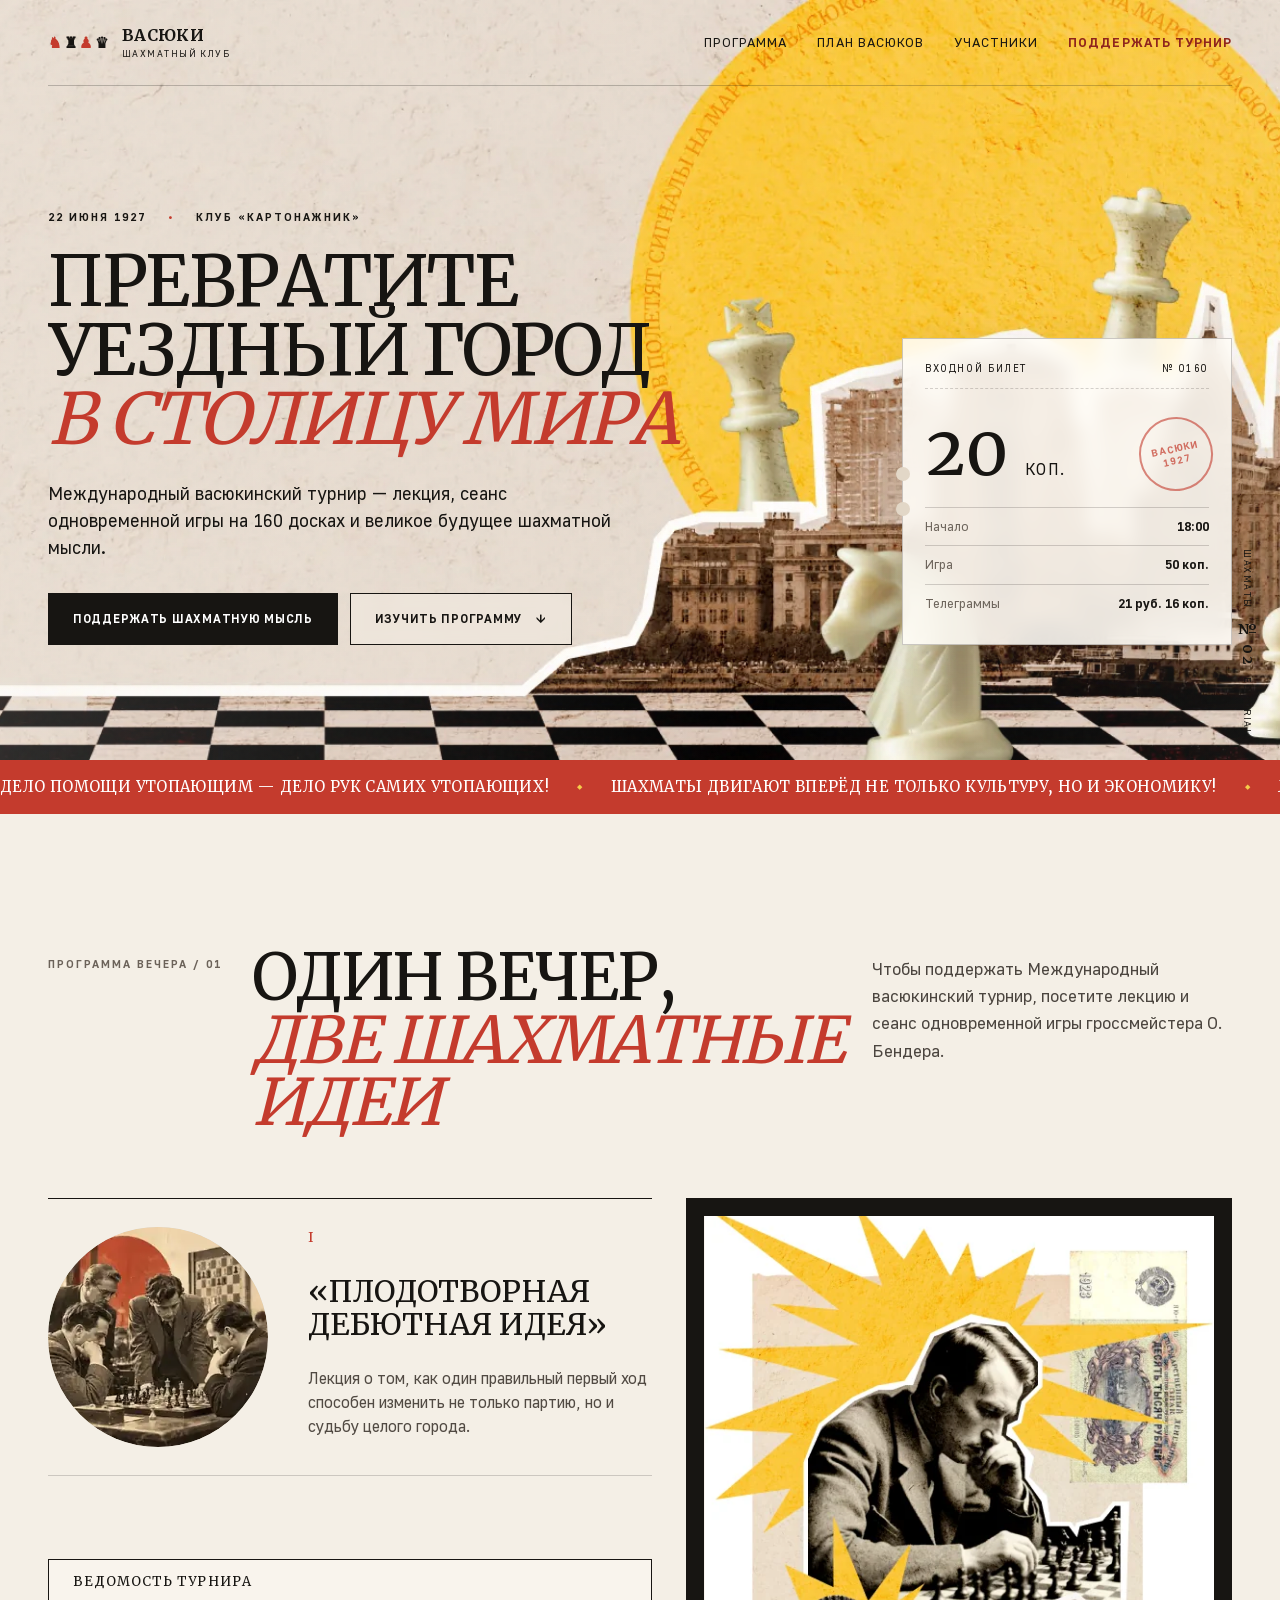
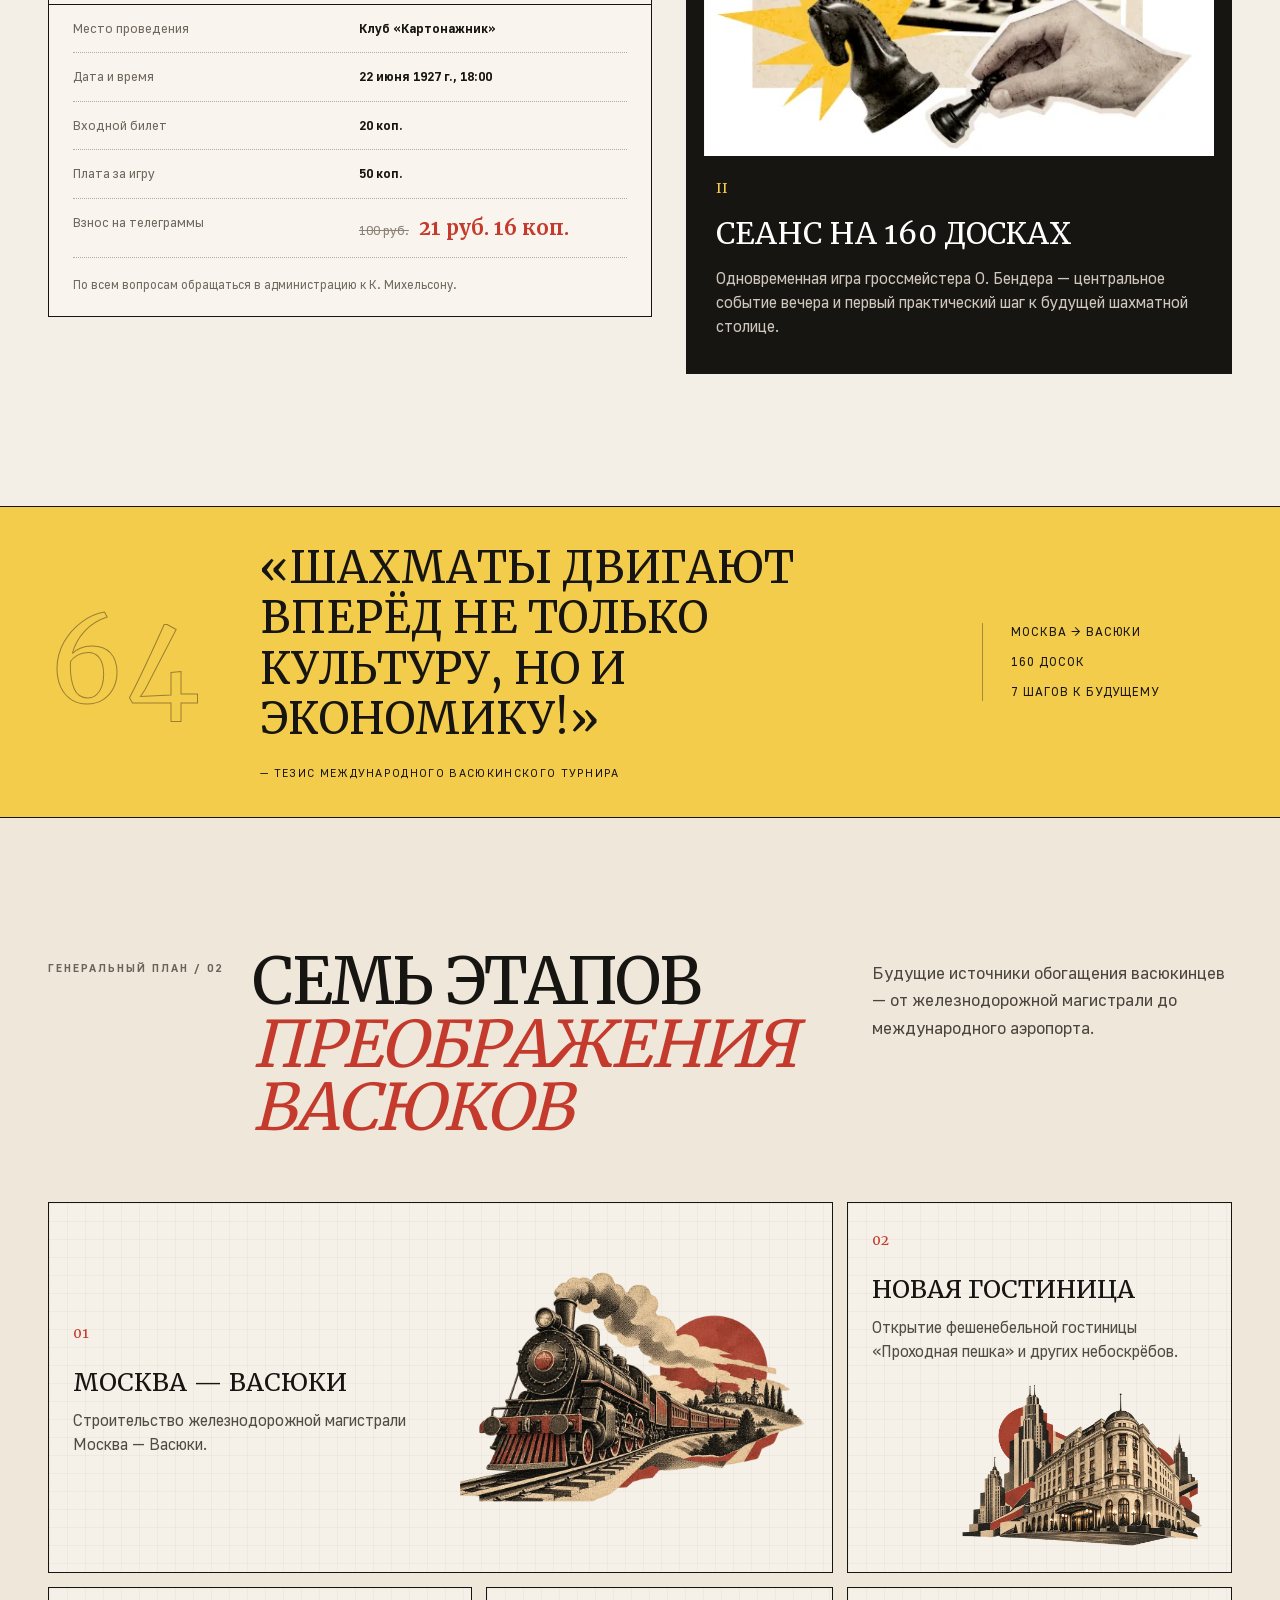
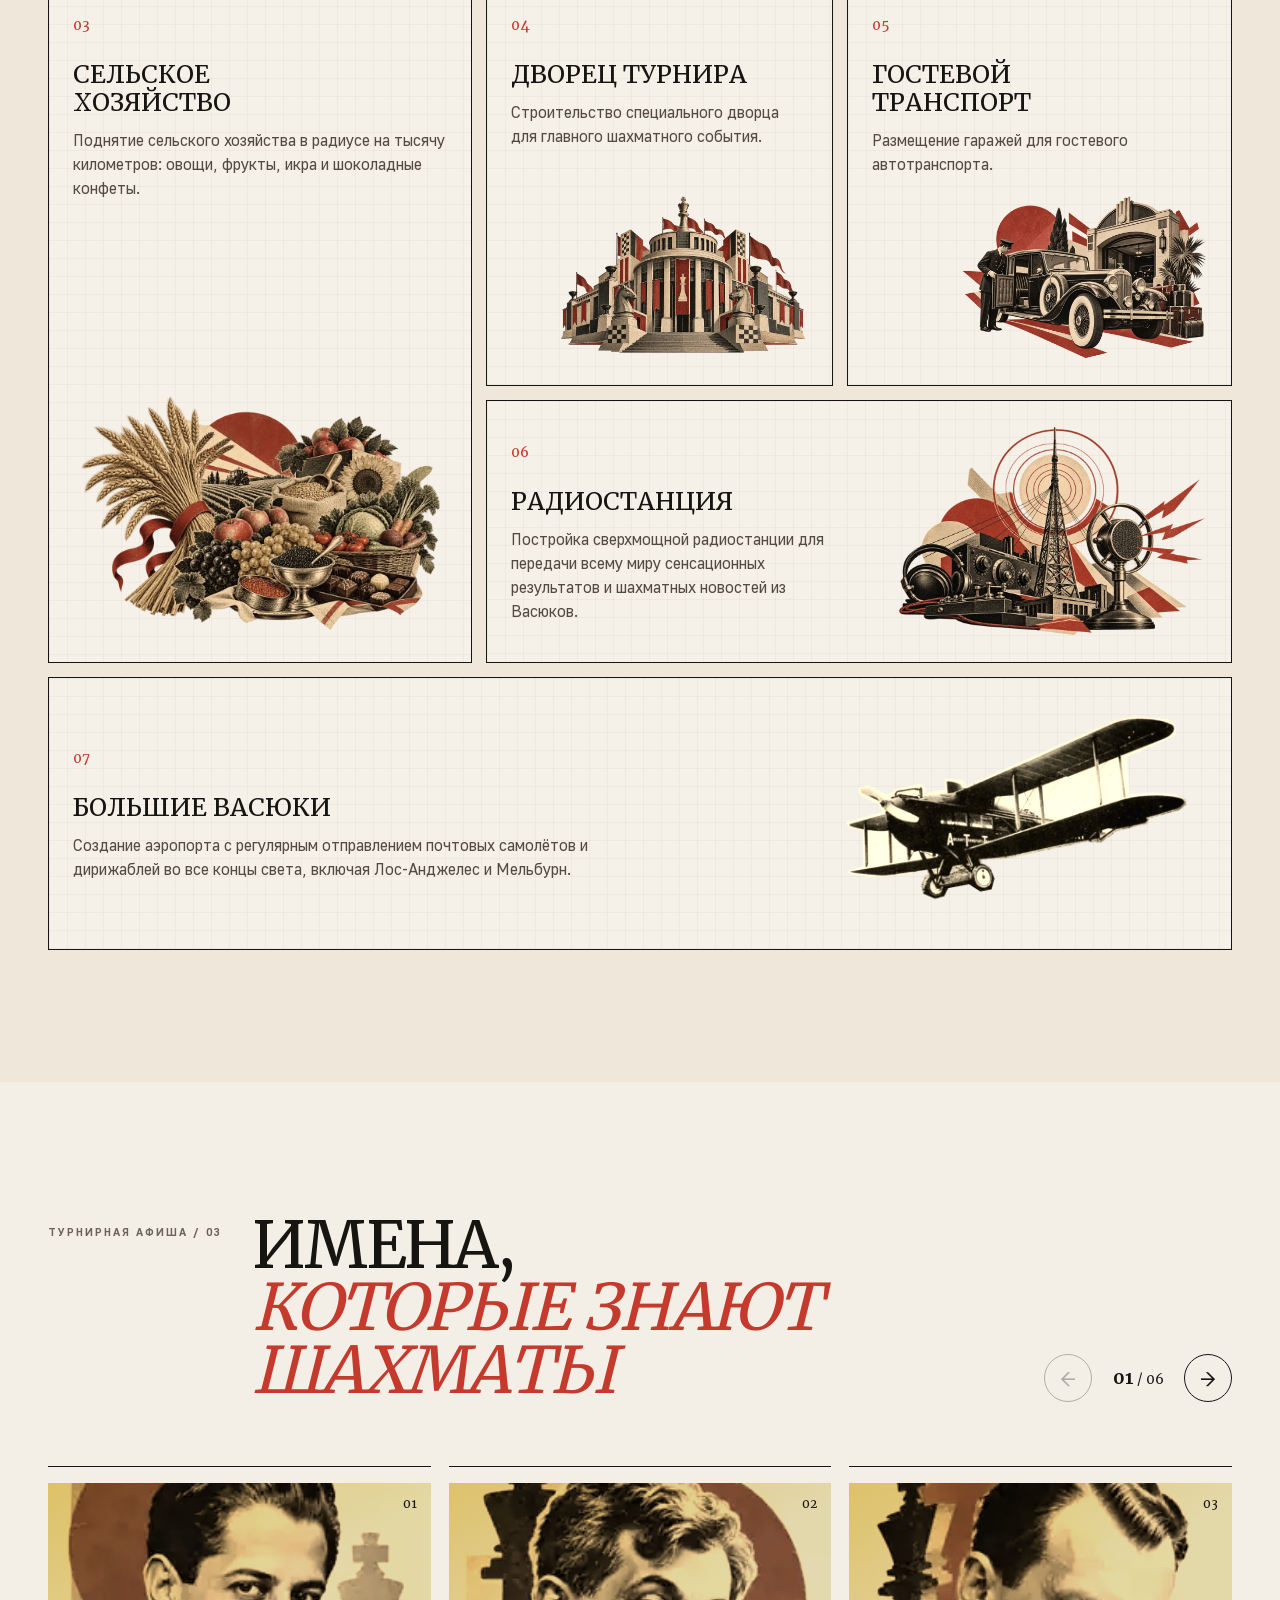
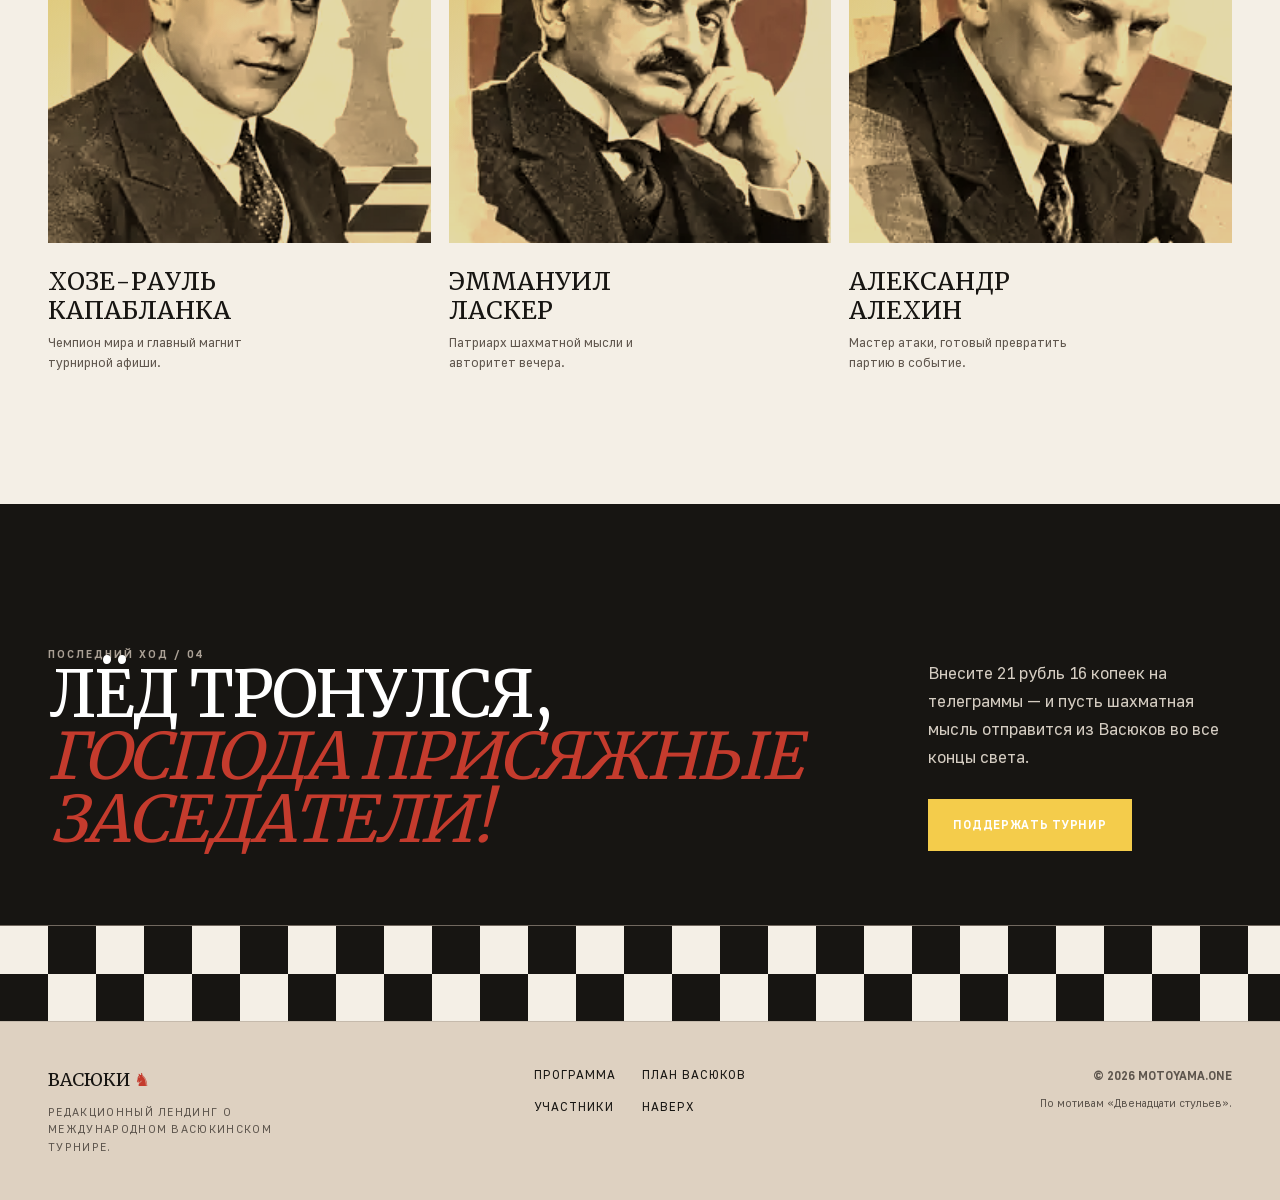
<file: 04-vasyuki-chess/index.html>
<!DOCTYPE html>
<html lang="ru">
<head>
  <meta charset="UTF-8">
  <meta name="viewport" content="width=device-width, initial-scale=1.0">
  <meta name="theme-color" content="#171512">
  <meta name="description" content="Международный васюкинский турнир: лекция о плодотворной дебютной идее, сеанс одновременной игры на 160 досках и план великого шахматного будущего Васюков.">
  <meta property="og:type" content="website">
  <meta property="og:locale" content="ru_RU">
  <meta property="og:title" content="Международный васюкинский турнир — шахматная столица мира">
  <meta property="og:description" content="Редакционная афиша Международного васюкинского турнира: программа, условия участия и семь этапов преображения Васюков.">
  <meta property="og:url" content="https://dayiawan.github.io/landing-pages-collection/04-vasyuki-chess/">
  <meta property="og:image" content="https://dayiawan.github.io/landing-pages-collection/04-vasyuki-chess/assets/img/hero.webp">
  <link rel="canonical" href="https://dayiawan.github.io/landing-pages-collection/04-vasyuki-chess/">
  <link rel="icon" href="assets/img/favicon.svg" type="image/svg+xml">
  <link rel="preload" href="assets/fonts/golos-regular.woff2" as="font" type="font/woff2" crossorigin>
  <link rel="preload" href="assets/fonts/merriweather-regular.woff2" as="font" type="font/woff2" crossorigin>
  <link rel="stylesheet" href="assets/css/style.css">
  <title>Международный васюкинский турнир — шахматная столица мира</title>
</head>
<body>
  <a class="skip-link" href="#main">Перейти к содержанию</a>

  <header class="site-header" data-header>
    <a class="brand" href="#top" aria-label="Международный васюкинский турнир — наверх">
      <span class="brand-mark" aria-hidden="true">
        <span>♞</span><span>♜</span><span>♟</span><span>♛</span>
      </span>
      <span class="brand-copy">Васюки<br><small>шахматный клуб</small></span>
    </a>

    <button class="menu-toggle" type="button" aria-expanded="false" aria-controls="site-nav" data-menu-toggle>
      <span class="menu-toggle__label">Меню</span>
      <span class="menu-toggle__icon" aria-hidden="true"><i></i><i></i></span>
    </button>

    <nav class="site-nav" id="site-nav" aria-label="Основная навигация" data-nav>
      <a href="#program">Программа</a>
      <a href="#stages">План Васюков</a>
      <a href="#participants">Участники</a>
      <button class="nav-support" type="button" data-support-open>Поддержать турнир</button>
    </nav>
  </header>

  <main id="main">
    <section class="hero" id="top" aria-labelledby="hero-title">
      <div class="hero-media" aria-hidden="true">
        <img src="assets/img/hero.webp" alt="" width="1921" height="700" fetchpriority="high">
      </div>
      <div class="hero-grain" aria-hidden="true"></div>

      <div class="container hero-grid">
        <div class="hero-copy">
          <p class="eyebrow"><span>22 июня 1927</span><span>Клуб «Картонажник»</span></p>
          <h1 id="hero-title">Превратите<br>уездный город<br><em>в столицу мира</em></h1>
          <p class="hero-lead">Международный васюкинский турнир — лекция, сеанс одновременной игры на 160 досках и великое будущее шахматной мысли.</p>
          <div class="hero-actions">
            <button class="button button-dark" type="button" data-support-open>Поддержать шахматную мысль</button>
            <a class="button button-line" href="#program">Изучить программу <span aria-hidden="true">↓</span></a>
          </div>
        </div>

        <aside class="hero-ticket" aria-label="Краткая информация о турнире">
          <div class="ticket-topline"><span>Входной билет</span><span>№ 0160</span></div>
          <div class="ticket-price">20 <small>коп.</small></div>
          <dl>
            <div><dt>Начало</dt><dd>18:00</dd></div>
            <div><dt>Игра</dt><dd>50 коп.</dd></div>
            <div><dt>Телеграммы</dt><dd>21 руб. 16 коп.</dd></div>
          </dl>
          <div class="ticket-stamp" aria-hidden="true">ВАСЮКИ<br>1927</div>
        </aside>
      </div>

      <div class="hero-index" aria-hidden="true">
        <span>Шахматы</span><b>№ 02</b><span>Editorial</span>
      </div>
    </section>

    <div class="ticker" aria-label="Лозунги турнира">
      <div class="ticker-track">
        <span>Дело помощи утопающим — дело рук самих утопающих!</span>
        <span>Шахматы двигают вперёд не только культуру, но и экономику!</span>
        <span>Лёд тронулся, господа присяжные заседатели!</span>
        <span aria-hidden="true">Дело помощи утопающим — дело рук самих утопающих!</span>
        <span aria-hidden="true">Шахматы двигают вперёд не только культуру, но и экономику!</span>
        <span aria-hidden="true">Лёд тронулся, господа присяжные заседатели!</span>
      </div>
    </div>

    <section class="editorial section" id="program" aria-labelledby="program-title">
      <div class="container">
        <div class="section-head editorial-head">
          <p class="section-kicker">Программа вечера / 01</p>
          <h2 id="program-title">Один вечер,<br><em>две шахматные идеи</em></h2>
          <p class="section-intro">Чтобы поддержать Международный васюкинский турнир, посетите лекцию и сеанс одновременной игры гроссмейстера О. Бендера.</p>
        </div>

        <div class="editorial-grid">
          <article class="feature feature-lecture">
            <div class="feature-image feature-image-round">
              <img src="assets/img/players.webp" alt="Архивная композиция с шахматистами за доской" width="394" height="250" loading="lazy" decoding="async">
            </div>
            <p class="feature-number">I</p>
            <h3>«Плодотворная дебютная идея»</h3>
            <p>Лекция о том, как один правильный первый ход способен изменить не только партию, но и судьбу целого города.</p>
          </article>

          <article class="feature feature-session">
            <div class="feature-image feature-image-poster">
              <img src="assets/img/chess-collage.webp" alt="Коллаж: шахматист, фигуры и денежный знак в стилистике 1920-х" width="530" height="635" loading="lazy" decoding="async">
            </div>
            <div class="feature-session-copy">
              <p class="feature-number">II</p>
              <h3>Сеанс на 160 досках</h3>
              <p>Одновременная игра гроссмейстера О. Бендера — центральное событие вечера и первый практический шаг к будущей шахматной столице.</p>
            </div>
          </article>

          <aside class="event-ledger" aria-label="Условия посещения">
            <div class="ledger-title">Ведомость турнира</div>
            <dl>
              <div><dt>Место проведения</dt><dd>Клуб «Картонажник»</dd></div>
              <div><dt>Дата и время</dt><dd>22 июня 1927 г., 18:00</dd></div>
              <div><dt>Входной билет</dt><dd>20 коп.</dd></div>
              <div><dt>Плата за игру</dt><dd>50 коп.</dd></div>
              <div class="ledger-accent"><dt>Взнос на телеграммы</dt><dd><s>100 руб.</s><strong>21 руб. 16 коп.</strong></dd></div>
            </dl>
            <p>По всем вопросам обращаться в администрацию к К. Михельсону.</p>
          </aside>
        </div>
      </div>
    </section>

    <section class="manifesto section" aria-label="Манифест шахматной мысли">
      <div class="container manifesto-grid">
        <p class="manifesto-mark" aria-hidden="true">64</p>
        <blockquote>
          <p>«Шахматы двигают вперёд не только культуру, но и экономику!»</p>
          <footer>— тезис Международного васюкинского турнира</footer>
        </blockquote>
        <div class="manifesto-note">
          <span>Москва → Васюки</span>
          <span>160 досок</span>
          <span>7 шагов к будущему</span>
        </div>
      </div>
    </section>

    <section class="stages section" id="stages" aria-labelledby="stages-title">
      <div class="container">
        <div class="section-head stages-head">
          <p class="section-kicker">Генеральный план / 02</p>
          <h2 id="stages-title">Семь этапов<br><em>преображения Васюков</em></h2>
          <p class="section-intro">Будущие источники обогащения васюкинцев — от железнодорожной магистрали до международного аэропорта.</p>
        </div>

        <div class="stages-wrap" data-stages>
          <div class="stages-track" data-stages-track>
            <article class="stage-card stage-card-wide stage-card-railway">
              <div class="stage-visual stage-visual-railway" aria-hidden="true"><img src="assets/img/stage-railway.webp" alt="" width="960" height="640" loading="lazy" decoding="async"></div>
              <div class="stage-copy">
                <span class="stage-no">01</span><h3>Москва — Васюки</h3>
                <p>Строительство железнодорожной магистрали Москва — Васюки.</p>
              </div>
            </article>
            <article class="stage-card stage-card-hotel">
              <div class="stage-visual stage-visual-hotel" aria-hidden="true"><img src="assets/img/stage-hotel.webp" alt="" width="960" height="640" loading="lazy" decoding="async"></div>
              <div class="stage-copy">
                <span class="stage-no">02</span><h3>Новая гостиница</h3>
                <p>Открытие фешенебельной гостиницы «Проходная пешка» и других небоскрёбов.</p>
              </div>
            </article>
            <article class="stage-card stage-card-tall stage-card-agriculture">
              <div class="stage-visual stage-visual-agriculture" aria-hidden="true"><img src="assets/img/stage-agriculture.webp" alt="" width="960" height="640" loading="lazy" decoding="async"></div>
              <div class="stage-copy">
                <span class="stage-no">03</span><h3>Сельское хозяйство</h3>
                <p>Поднятие сельского хозяйства в радиусе на тысячу километров: овощи, фрукты, икра и шоколадные конфеты.</p>
              </div>
            </article>
            <article class="stage-card stage-card-palace">
              <div class="stage-visual stage-visual-palace" aria-hidden="true"><img src="assets/img/stage-palace.webp" alt="" width="960" height="640" loading="lazy" decoding="async"></div>
              <div class="stage-copy">
                <span class="stage-no">04</span><h3>Дворец турнира</h3>
                <p>Строительство специального дворца для главного шахматного события.</p>
              </div>
            </article>
            <article class="stage-card stage-card-transport">
              <div class="stage-visual stage-visual-transport" aria-hidden="true"><img src="assets/img/stage-transport.webp" alt="" width="960" height="640" loading="lazy" decoding="async"></div>
              <div class="stage-copy">
                <span class="stage-no">05</span><h3>Гостевой транспорт</h3>
                <p>Размещение гаражей для гостевого автотранспорта.</p>
              </div>
            </article>
            <article class="stage-card stage-card-radio">
              <div class="stage-visual stage-visual-radio" aria-hidden="true"><img src="assets/img/stage-radio.webp" alt="" width="960" height="640" loading="lazy" decoding="async"></div>
              <div class="stage-copy">
                <span class="stage-no">06</span><h3>Радиостанция</h3>
                <p>Постройка сверхмощной радиостанции для передачи всему миру сенсационных результатов и шахматных новостей из Васюков.</p>
              </div>
            </article>
            <article class="stage-card stage-card-airport">
              <div class="stage-visual stage-visual-airport stage-plane" aria-hidden="true"><img src="assets/img/plane.webp" alt="" width="401" height="235" loading="lazy" decoding="async"></div>
              <div class="stage-copy">
                <span class="stage-no">07</span><h3>Большие Васюки</h3>
                <p>Создание аэропорта с регулярным отправлением почтовых самолётов и дирижаблей во все концы света, включая Лос-Анджелес и Мельбурн.</p>
              </div>
            </article>
          </div>

          <div class="carousel-controls stages-controls" aria-label="Навигация по этапам">
            <button type="button" class="round-control" data-stages-prev aria-label="Предыдущие этапы">←</button>
            <div class="carousel-progress" aria-hidden="true"><i data-stages-progress></i></div>
            <button type="button" class="round-control" data-stages-next aria-label="Следующие этапы">→</button>
          </div>
        </div>
      </div>
    </section>

    <section class="participants section" id="participants" aria-labelledby="participants-title">
      <div class="container">
        <div class="section-head participants-head">
          <div>
            <p class="section-kicker">Турнирная афиша / 03</p>
            <h2 id="participants-title">Имена,<br><em>которые знают шахматы</em></h2>
          </div>
          <div class="carousel-controls participants-controls" aria-label="Навигация по участникам">
            <button type="button" class="round-control" data-participants-prev aria-label="Предыдущие участники">←</button>
            <span class="carousel-count" aria-live="polite"><b data-participants-current>01</b> / 06</span>
            <button type="button" class="round-control" data-participants-next aria-label="Следующие участники">→</button>
          </div>
        </div>

        <div class="participants-viewport" data-participants>
          <div class="participants-track" data-participants-track>
            <article class="participant-card" data-participant>
              <div class="participant-portrait">
                <img src="assets/img/participant-capablanca.webp" alt="Портрет Хозе-Рауля Капабланки в редакционной стилистике лендинга" width="560" height="746" loading="lazy" decoding="async">
                <span>01</span>
              </div>
              <h3>Хозе-Рауль<br>Капабланка</h3>
              <p>Чемпион мира и главный магнит турнирной афиши.</p>
            </article>
            <article class="participant-card" data-participant>
              <div class="participant-portrait">
                <img src="assets/img/participant-lasker.webp" alt="Портрет Эммануила Ласкера в редакционной стилистике лендинга" width="560" height="746" loading="lazy" decoding="async">
                <span>02</span>
              </div>
              <h3>Эммануил<br>Ласкер</h3>
              <p>Патриарх шахматной мысли и авторитет вечера.</p>
            </article>
            <article class="participant-card" data-participant>
              <div class="participant-portrait">
                <img src="assets/img/participant-alekhine.webp" alt="Портрет Александра Алехина в редакционной стилистике лендинга" width="560" height="746" loading="lazy" decoding="async">
                <span>03</span>
              </div>
              <h3>Александр<br>Алехин</h3>
              <p>Мастер атаки, готовый превратить партию в событие.</p>
            </article>
            <article class="participant-card" data-participant>
              <div class="participant-portrait">
                <img src="assets/img/participant-nimzowitsch.webp" alt="Портрет Арона Нимцовича в редакционной стилистике лендинга" width="560" height="746" loading="lazy" decoding="async">
                <span>04</span>
              </div>
              <h3>Арон<br>Нимцович</h3>
              <p>Теоретик позиционной игры и знаток тонких планов.</p>
            </article>
            <article class="participant-card" data-participant>
              <div class="participant-portrait">
                <img src="assets/img/participant-reti.webp" alt="Портрет Рихарда Рети в редакционной стилистике лендинга" width="560" height="746" loading="lazy" decoding="async">
                <span>05</span>
              </div>
              <h3>Рихард<br>Рети</h3>
              <p>Интеллектуал нового шахматного направления и гость афиши.</p>
            </article>
            <article class="participant-card participant-card-bender" data-participant>
              <div class="participant-portrait">
                <img src="assets/img/participant-bender.webp" alt="Стилизованный портрет Остапа Бендера в редакционной стилистике лендинга" width="560" height="746" loading="lazy" decoding="async">
                <span>06</span>
              </div>
              <h3>Остап<br>Бендер</h3>
              <p>Гроссмейстер, лектор и главный мотор всей васюкинской затеи.</p>
            </article>
          </div>
        </div>
      </div>
    </section>

    <section class="finale section" aria-labelledby="finale-title">
      <div class="container finale-grid">
        <div>
          <p class="section-kicker">Последний ход / 04</p>
          <h2 id="finale-title">Лёд тронулся,<br><em>господа присяжные заседатели!</em></h2>
        </div>
        <div class="finale-copy">
          <p>Внесите 21 рубль 16 копеек на телеграммы — и пусть шахматная мысль отправится из Васюков во все концы света.</p>
          <button class="button button-yellow" type="button" data-support-open>Поддержать турнир</button>
        </div>
      </div>
      <div class="finale-board" aria-hidden="true"></div>
    </section>
  </main>

  <footer class="site-footer">
    <div class="container footer-grid">
      <div class="footer-block">
        <div class="footer-brand">Васюки <span>♞</span></div>
        <p class="footer-kicker">Редакционный лендинг о Международном васюкинском турнире.</p>
      </div>

      <nav class="footer-nav" aria-label="Навигация по лендингу">
        <a href="#program">Программа</a>
        <a href="#stages">План Васюков</a>
        <a href="#participants">Участники</a>
        <a href="#top">Наверх</a>
      </nav>

      <div class="footer-meta">
        <p class="footer-copy">© <span data-year>XXI</span> <a href="https://motoyama.one/" target="_blank" rel="noopener noreferrer" style="text-decoration: none;">MOTOYAMA.ONE</a></p>
        <p class="footer-note">По мотивам «Двенадцати стульев».</p>
      </div>
    </div>
  </footer>

  <dialog class="support-modal" data-support-modal aria-labelledby="support-title">
    <div class="support-modal__paper">
      <button class="modal-close" type="button" aria-label="Закрыть окно" data-support-close>×</button>
      <p class="section-kicker">Взнос на телеграммы</p>
      <h2 id="support-title">21 руб. 16 коп.</h2>
      <p>Именно такой взнос указан в программе Международного васюкинского турнира.</p>
      <div class="support-receipt">
        <span>Назначение</span><strong>Развитие шахматной мысли</strong>
        <span>Событие</span><strong>Международный васюкинский турнир</strong>
        <span>Статус</span><strong>Демонстрационный проект</strong>
      </div>
      <p class="support-note">Платёж не производится и персональные данные не собираются.</p>
      <button class="button button-dark" type="button" data-support-close>Понятно</button>
    </div>
  </dialog>

  <script src="assets/js/app.js" defer></script>
</body>
</html>
</file>
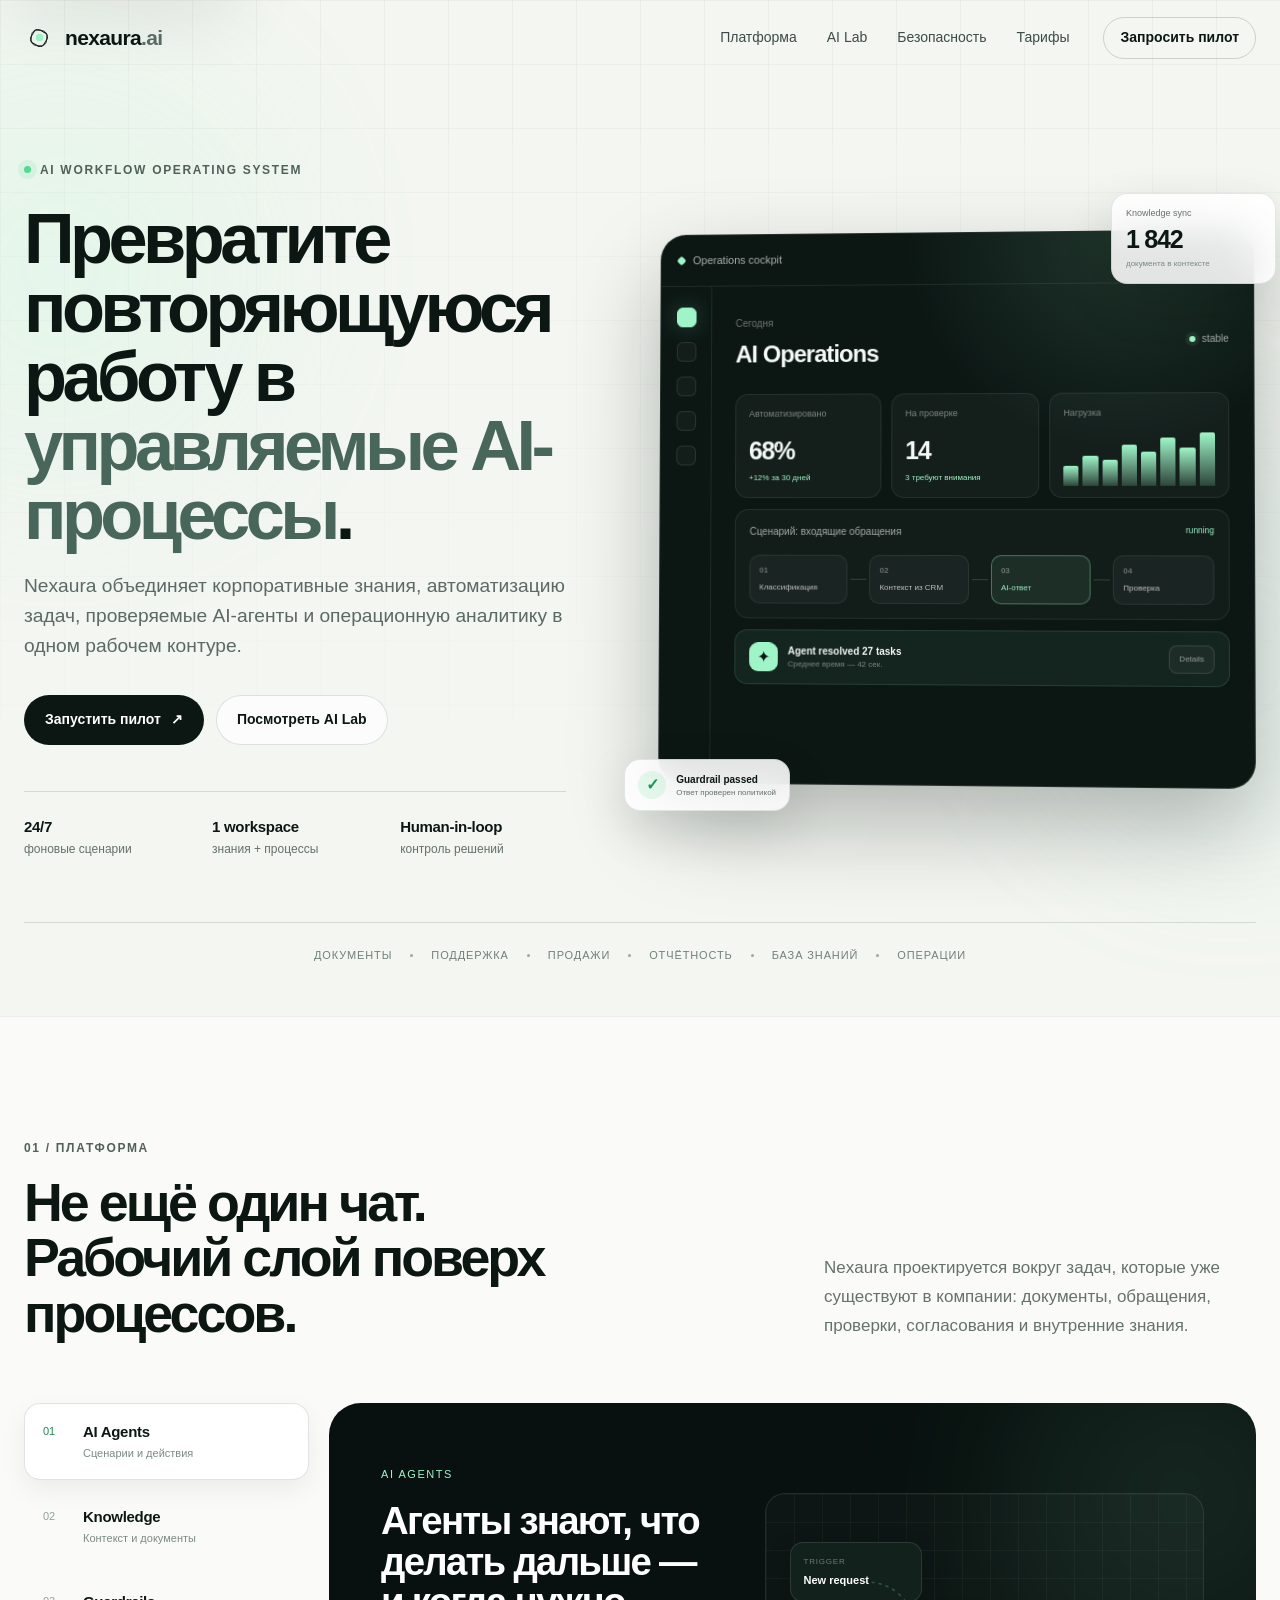
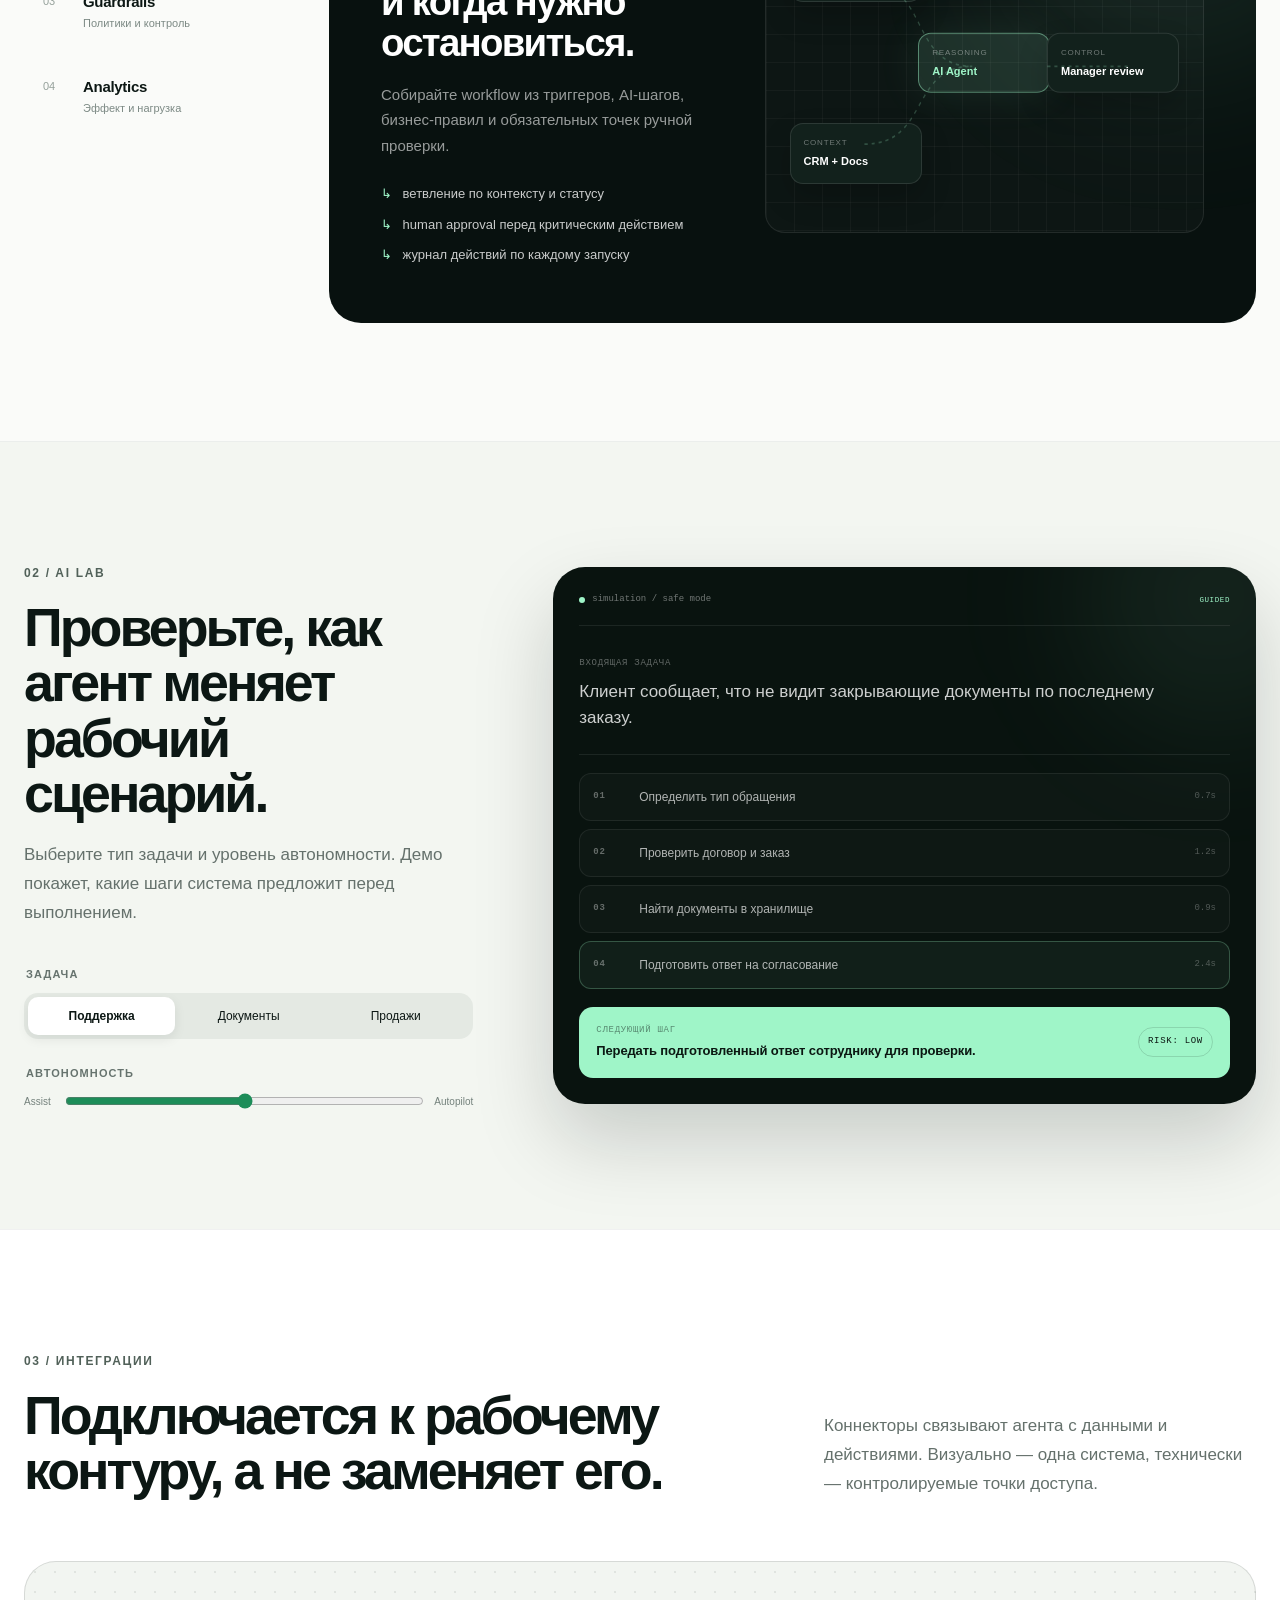
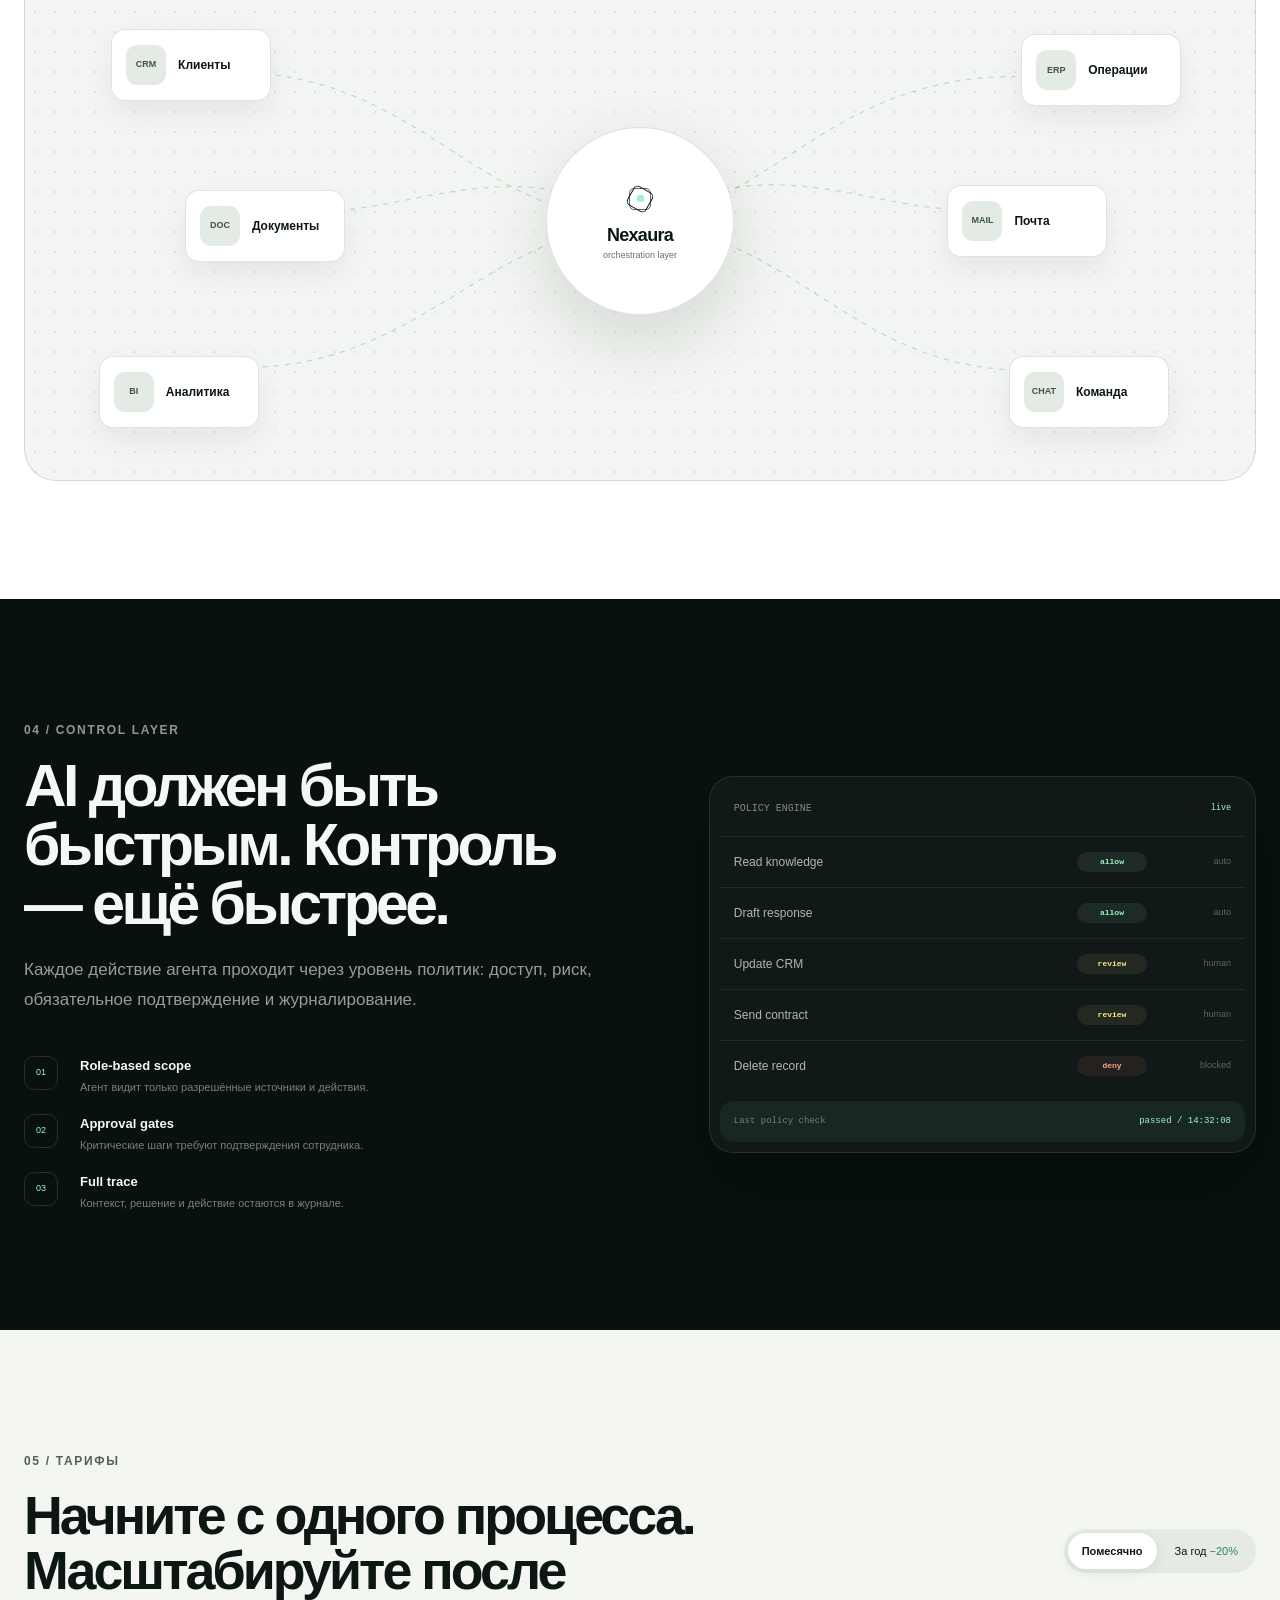
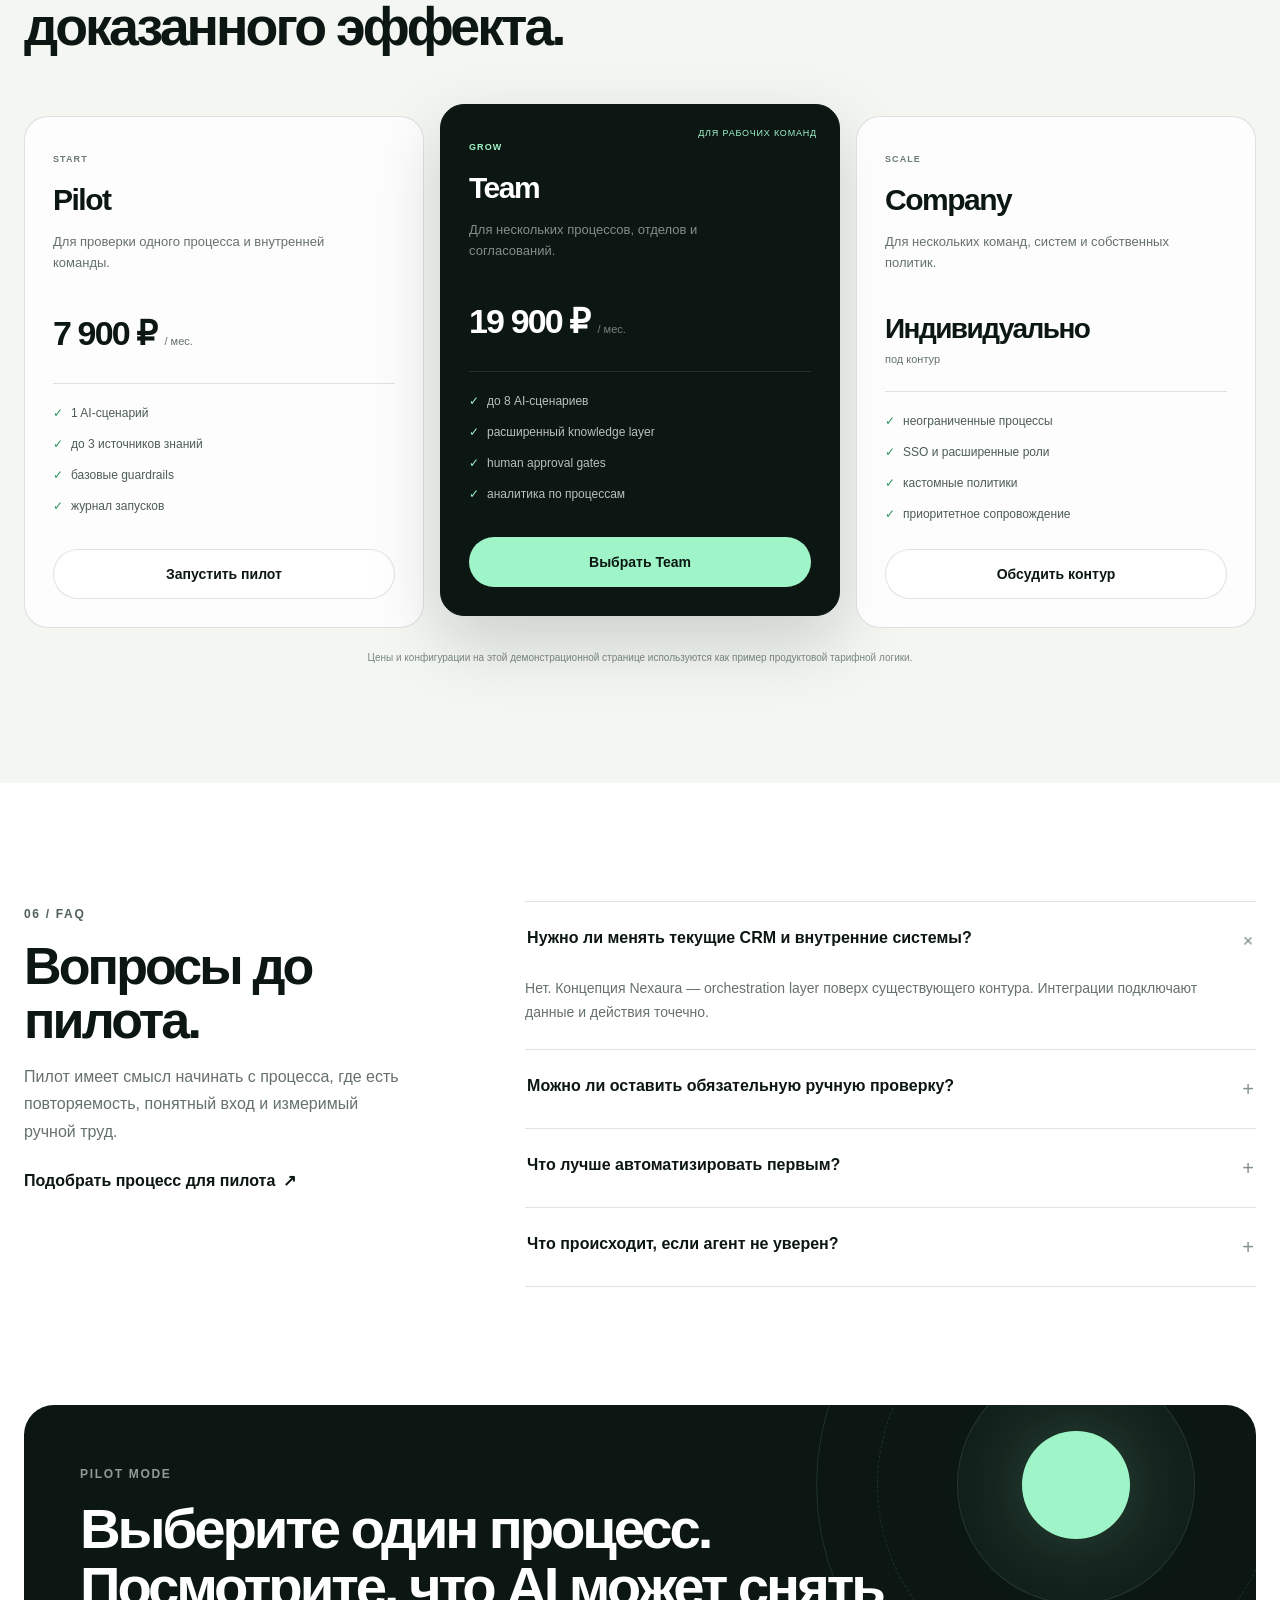
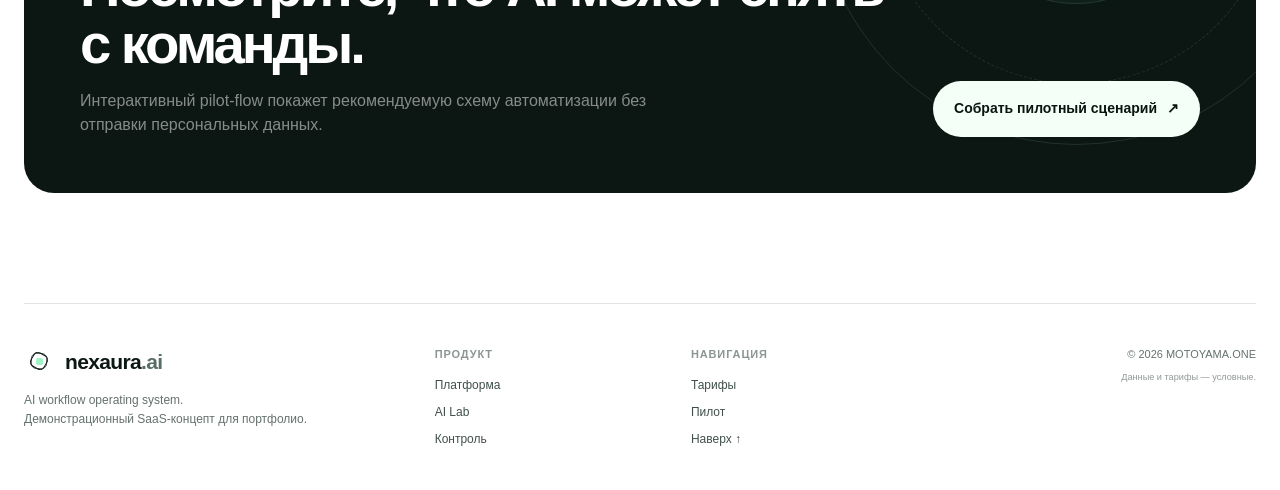
<file: 06-nexaura-ai/index.html>
<!DOCTYPE html>
<html lang="ru">
<head>
  <meta charset="UTF-8">
  <meta name="viewport" content="width=device-width, initial-scale=1.0, viewport-fit=cover">
  <meta name="theme-color" content="#08110f">
  <meta name="description" content="Nexaura AI — AI-операционная система для автоматизации повторяющихся задач, работы с корпоративными знаниями и контроля бизнес-процессов.">
  <meta property="og:title" content="Nexaura AI — AI-операционная система для команды">
  <meta property="og:description" content="Автоматизация процессов, корпоративные знания, аналитика и guardrails в одном AI-workspace.">
  <meta property="og:type" content="website">
  <title>Nexaura AI — AI-операционная система для команды</title>
  <link rel="icon" href="assets/img/favicon.svg" type="image/svg+xml">
  <link rel="stylesheet" href="assets/css/style.css">
</head>
<body>
  <a class="skip-link" href="#main">К основному содержанию</a>

  <div class="ambient ambient--one" aria-hidden="true"></div>
  <div class="ambient ambient--two" aria-hidden="true"></div>

  <header class="site-header" data-header>
    <div class="container header-inner">
      <a class="brand" href="#top" aria-label="Nexaura AI — на главную">
        <span class="brand-mark" aria-hidden="true">
          <span></span><span></span><span></span>
        </span>
        <span class="brand-word">nexaura<span>.ai</span></span>
      </a>

      <nav class="desktop-nav" aria-label="Основная навигация">
        <a href="#platform">Платформа</a>
        <a href="#lab">AI Lab</a>
        <a href="#security">Безопасность</a>
        <a href="#plans">Тарифы</a>
      </nav>

      <div class="header-actions">
        <button class="btn btn--ghost btn--small" type="button" data-open-dialog>Запросить пилот</button>
        <button class="menu-toggle" type="button" aria-label="Открыть меню" aria-expanded="false" aria-controls="mobileMenu" data-menu-toggle>
          <span></span><span></span>
        </button>
      </div>
    </div>

    <div class="mobile-menu" id="mobileMenu" data-mobile-menu hidden>
      <nav aria-label="Мобильная навигация">
        <a href="#platform">Платформа</a>
        <a href="#lab">AI Lab</a>
        <a href="#security">Безопасность</a>
        <a href="#plans">Тарифы</a>
        <button class="btn btn--primary" type="button" data-open-dialog>Запросить пилот</button>
      </nav>
    </div>
  </header>

  <main id="main">
    <section class="hero" id="top">
      <div class="container hero-grid">
        <div class="hero-copy">
          <div class="eyebrow"><span class="pulse-dot"></span> AI workflow operating system</div>
          <h1>Превратите повторяющуюся работу в <span>управляемые AI-процессы</span>.</h1>
          <p class="hero-lead">Nexaura объединяет корпоративные знания, автоматизацию задач, проверяемые AI-агенты и операционную аналитику в одном рабочем контуре.</p>

          <div class="hero-actions">
            <button class="btn btn--primary" type="button" data-open-dialog>
              Запустить пилот
              <span aria-hidden="true">↗</span>
            </button>
            <a class="btn btn--secondary" href="#lab">Посмотреть AI Lab</a>
          </div>

          <div class="hero-proof" aria-label="Ключевые возможности">
            <div><strong>24/7</strong><span>фоновые сценарии</span></div>
            <div><strong>1 workspace</strong><span>знания + процессы</span></div>
            <div><strong>Human-in-loop</strong><span>контроль решений</span></div>
          </div>
        </div>

        <div class="hero-product" aria-label="Превью интерфейса Nexaura">
          <div class="product-shell">
            <div class="shell-topbar">
              <div class="shell-brand"><span></span> Operations cockpit</div>
              <div class="shell-status">live</div>
            </div>

            <div class="shell-grid">
              <aside class="shell-sidebar" aria-hidden="true">
                <span class="side-pill is-active"></span>
                <span class="side-pill"></span>
                <span class="side-pill"></span>
                <span class="side-pill"></span>
                <span class="side-pill"></span>
              </aside>

              <div class="shell-main">
                <div class="shell-headline">
                  <div>
                    <small>Сегодня</small>
                    <h2>AI Operations</h2>
                  </div>
                  <span class="health"><i></i> stable</span>
                </div>

                <div class="metric-row">
                  <article class="metric-card">
                    <span>Автоматизировано</span>
                    <strong>68%</strong>
                    <small>+12% за 30 дней</small>
                  </article>
                  <article class="metric-card">
                    <span>На проверке</span>
                    <strong>14</strong>
                    <small>3 требуют внимания</small>
                  </article>
                  <article class="metric-card metric-card--graph">
                    <span>Нагрузка</span>
                    <div class="sparkline" aria-hidden="true">
                      <i style="height:35%"></i><i style="height:52%"></i><i style="height:44%"></i><i style="height:70%"></i><i style="height:58%"></i><i style="height:82%"></i><i style="height:66%"></i><i style="height:92%"></i>
                    </div>
                  </article>
                </div>

                <div class="workflow-panel">
                  <div class="workflow-title">
                    <span>Сценарий: входящие обращения</span>
                    <small>running</small>
                  </div>
                  <div class="flow-line">
                    <div class="flow-node"><b>01</b><span>Классификация</span></div>
                    <i aria-hidden="true"></i>
                    <div class="flow-node"><b>02</b><span>Контекст из CRM</span></div>
                    <i aria-hidden="true"></i>
                    <div class="flow-node flow-node--accent"><b>03</b><span>AI-ответ</span></div>
                    <i aria-hidden="true"></i>
                    <div class="flow-node"><b>04</b><span>Проверка</span></div>
                  </div>
                </div>

                <div class="activity-panel">
                  <div class="activity-copy">
                    <span class="activity-icon">✦</span>
                    <div><strong>Agent resolved 27 tasks</strong><small>Среднее время — 42 сек.</small></div>
                  </div>
                  <button type="button" class="micro-button" tabindex="-1">Details</button>
                </div>
              </div>
            </div>
          </div>

          <div class="floating-note floating-note--one" aria-hidden="true">
            <span>Knowledge sync</span><strong>1 842</strong><small>документа в контексте</small>
          </div>
          <div class="floating-note floating-note--two" aria-hidden="true">
            <span class="checkmark">✓</span><div><strong>Guardrail passed</strong><small>Ответ проверен политикой</small></div>
          </div>
        </div>
      </div>

      <div class="container capability-strip" aria-label="Области автоматизации">
        <span>Документы</span><i></i><span>Поддержка</span><i></i><span>Продажи</span><i></i><span>Отчётность</span><i></i><span>База знаний</span><i></i><span>Операции</span>
      </div>
    </section>

    <section class="section section--soft" id="platform">
      <div class="container">
        <div class="section-heading heading-split">
          <div>
            <span class="kicker">01 / Платформа</span>
            <h2>Не ещё один чат. <br>Рабочий слой поверх процессов.</h2>
          </div>
          <p>Nexaura проектируется вокруг задач, которые уже существуют в компании: документы, обращения, проверки, согласования и внутренние знания.</p>
        </div>

        <div class="platform-layout">
          <div class="platform-rail" role="tablist" aria-label="Модули платформы">
            <button class="platform-tab is-active" type="button" role="tab" aria-selected="true" data-platform-tab="agents">
              <span>01</span><strong>AI Agents</strong><small>Сценарии и действия</small>
            </button>
            <button class="platform-tab" type="button" role="tab" aria-selected="false" data-platform-tab="knowledge">
              <span>02</span><strong>Knowledge</strong><small>Контекст и документы</small>
            </button>
            <button class="platform-tab" type="button" role="tab" aria-selected="false" data-platform-tab="guardrails">
              <span>03</span><strong>Guardrails</strong><small>Политики и контроль</small>
            </button>
            <button class="platform-tab" type="button" role="tab" aria-selected="false" data-platform-tab="analytics">
              <span>04</span><strong>Analytics</strong><small>Эффект и нагрузка</small>
            </button>
          </div>

          <div class="platform-stage">
            <article class="platform-panel is-active" data-platform-panel="agents">
              <div class="panel-copy">
                <span class="panel-label">AI Agents</span>
                <h3>Агенты знают, что делать дальше — и когда нужно остановиться.</h3>
                <p>Собирайте workflow из триггеров, AI-шагов, бизнес-правил и обязательных точек ручной проверки.</p>
                <ul class="feature-list">
                  <li><span>↳</span> ветвление по контексту и статусу</li>
                  <li><span>↳</span> human approval перед критическим действием</li>
                  <li><span>↳</span> журнал действий по каждому запуску</li>
                </ul>
              </div>
              <div class="agent-canvas" aria-hidden="true">
                <div class="canvas-grid"></div>
                <div class="agent-node node-a"><span>Trigger</span><b>New request</b></div>
                <div class="agent-node node-b"><span>Context</span><b>CRM + Docs</b></div>
                <div class="agent-node node-c node-c--accent"><span>Reasoning</span><b>AI Agent</b></div>
                <div class="agent-node node-d"><span>Control</span><b>Manager review</b></div>
                <svg viewBox="0 0 560 300" preserveAspectRatio="none"><path d="M126 78 C210 78 183 153 264 153"/><path d="M126 222 C210 222 183 153 264 153"/><path d="M360 153 C425 153 420 153 465 153"/></svg>
              </div>
            </article>

            <article class="platform-panel" data-platform-panel="knowledge" hidden>
              <div class="panel-copy">
                <span class="panel-label">Knowledge</span>
                <h3>Ответы опираются на рабочий контекст, а не на догадки.</h3>
                <p>Подключайте регламенты, базы знаний и документы. Источник можно увидеть прямо рядом с выводом агента.</p>
                <ul class="feature-list">
                  <li><span>↳</span> семантический поиск по внутренним данным</li>
                  <li><span>↳</span> разграничение доступа по командам</li>
                  <li><span>↳</span> источники и ссылки в каждом ответе</li>
                </ul>
              </div>
              <div class="knowledge-visual" aria-hidden="true">
                <div class="doc-stack"><span></span><span></span><span></span></div>
                <div class="search-orbit"><i></i><b>context</b><small>verified</small></div>
                <div class="citation-card"><span>01</span><p>Регламент обработки обращений</p></div>
                <div class="citation-card citation-card--two"><span>02</span><p>Политика SLA для B2B-клиентов</p></div>
              </div>
            </article>

            <article class="platform-panel" data-platform-panel="guardrails" hidden>
              <div class="panel-copy">
                <span class="panel-label">Guardrails</span>
                <h3>Свобода автоматизации — внутри понятных границ.</h3>
                <p>Настраивайте уровни риска, запрещённые действия и обязательные согласования без переписывания сценария.</p>
                <ul class="feature-list">
                  <li><span>↳</span> политики доступа и риск-профили</li>
                  <li><span>↳</span> стоп-условия до выполнения действия</li>
                  <li><span>↳</span> audit trail для разбора решений</li>
                </ul>
              </div>
              <div class="shield-visual" aria-hidden="true">
                <div class="shield-core">✓</div>
                <div class="shield-ring ring-a"></div>
                <div class="shield-ring ring-b"></div>
                <span class="rule-chip chip-a">PII check</span>
                <span class="rule-chip chip-b">Approval</span>
                <span class="rule-chip chip-c">Scope</span>
              </div>
            </article>

            <article class="platform-panel" data-platform-panel="analytics" hidden>
              <div class="panel-copy">
                <span class="panel-label">Analytics</span>
                <h3>Видно не только, что автоматизировано, но и где автоматизация полезна.</h3>
                <p>Сравнивайте ручной и автоматизированный контур, ищите узкие места и отслеживайте сценарии, которые требуют внимания.</p>
                <ul class="feature-list">
                  <li><span>↳</span> нагрузка по процессам и командам</li>
                  <li><span>↳</span> причины ручного вмешательства</li>
                  <li><span>↳</span> история качества и стабильности</li>
                </ul>
              </div>
              <div class="analytics-visual" aria-hidden="true">
                <div class="bars"><i style="height:32%"></i><i style="height:48%"></i><i style="height:39%"></i><i style="height:61%"></i><i style="height:72%"></i><i style="height:84%"></i><i style="height:78%"></i></div>
                <div class="analytics-card"><span>Human review rate</span><b>8.4%</b><small>↓ 3.1%</small></div>
              </div>
            </article>
          </div>
        </div>
      </div>
    </section>

    <section class="section lab" id="lab">
      <div class="container lab-grid">
        <div class="lab-copy">
          <span class="kicker">02 / AI Lab</span>
          <h2>Проверьте, как агент меняет рабочий сценарий.</h2>
          <p>Выберите тип задачи и уровень автономности. Демо покажет, какие шаги система предложит перед выполнением.</p>

          <div class="lab-controls">
            <fieldset>
              <legend>Задача</legend>
              <div class="segmented" data-task-group>
                <button type="button" class="is-active" data-task="support">Поддержка</button>
                <button type="button" data-task="docs">Документы</button>
                <button type="button" data-task="sales">Продажи</button>
              </div>
            </fieldset>

            <fieldset>
              <legend>Автономность</legend>
              <label class="range-wrap">
                <span>Assist</span>
                <input type="range" min="1" max="3" value="2" step="1" data-autonomy aria-label="Уровень автономности">
                <span>Autopilot</span>
              </label>
            </fieldset>
          </div>
        </div>

        <div class="lab-console" data-lab-console>
          <div class="console-top">
            <span><i></i> simulation / safe mode</span>
            <small data-lab-mode>guided</small>
          </div>
          <div class="console-request">
            <span>Входящая задача</span>
            <p data-lab-request>Клиент сообщает, что не видит закрывающие документы по последнему заказу.</p>
          </div>
          <div class="console-chain" data-lab-chain>
            <div><b>01</b><span>Определить тип обращения</span><em>0.7s</em></div>
            <div><b>02</b><span>Проверить договор и заказ</span><em>1.2s</em></div>
            <div><b>03</b><span>Найти документы в хранилище</span><em>0.9s</em></div>
            <div class="is-highlight"><b>04</b><span>Подготовить ответ на согласование</span><em>2.4s</em></div>
          </div>
          <div class="console-result">
            <div><span>Следующий шаг</span><strong data-lab-result>Передать подготовленный ответ сотруднику для проверки.</strong></div>
            <span class="risk-badge" data-risk>risk: low</span>
          </div>
        </div>
      </div>
    </section>

    <section class="section integrations-section">
      <div class="container">
        <div class="section-heading heading-split">
          <div>
            <span class="kicker">03 / Интеграции</span>
            <h2>Подключается к рабочему контуру, а не заменяет его.</h2>
          </div>
          <p>Коннекторы связывают агента с данными и действиями. Визуально — одна система, технически — контролируемые точки доступа.</p>
        </div>

        <div class="integration-board" aria-label="Пример интеграционной схемы">
          <div class="integration-core"><span class="brand-mark brand-mark--small"><span></span><span></span><span></span></span><b>Nexaura</b><small>orchestration layer</small></div>
          <div class="integration-item item-1"><i>CRM</i><span>Клиенты</span></div>
          <div class="integration-item item-2"><i>ERP</i><span>Операции</span></div>
          <div class="integration-item item-3"><i>DOC</i><span>Документы</span></div>
          <div class="integration-item item-4"><i>MAIL</i><span>Почта</span></div>
          <div class="integration-item item-5"><i>BI</i><span>Аналитика</span></div>
          <div class="integration-item item-6"><i>CHAT</i><span>Команда</span></div>
          <svg class="integration-lines" viewBox="0 0 1200 520" preserveAspectRatio="none" aria-hidden="true">
            <path d="M600 260 C450 260 390 125 230 112"/><path d="M600 260 C730 245 785 115 966 115"/><path d="M600 260 C445 274 382 409 210 407"/><path d="M600 260 C760 278 810 415 990 410"/><path d="M600 260 C486 192 385 245 300 250"/><path d="M600 260 C720 188 820 245 904 248"/>
          </svg>
        </div>
      </div>
    </section>

    <section class="section section--dark" id="security">
      <div class="container security-grid">
        <div class="security-copy">
          <span class="kicker kicker--light">04 / Control layer</span>
          <h2>AI должен быть быстрым. Контроль — ещё быстрее.</h2>
          <p>Каждое действие агента проходит через уровень политик: доступ, риск, обязательное подтверждение и журналирование.</p>
          <div class="security-points">
            <div><span>01</span><p><strong>Role-based scope</strong><small>Агент видит только разрешённые источники и действия.</small></p></div>
            <div><span>02</span><p><strong>Approval gates</strong><small>Критические шаги требуют подтверждения сотрудника.</small></p></div>
            <div><span>03</span><p><strong>Full trace</strong><small>Контекст, решение и действие остаются в журнале.</small></p></div>
          </div>
        </div>

        <div class="security-matrix" aria-label="Матрица уровней контроля">
          <div class="matrix-head"><span>POLICY ENGINE</span><small>live</small></div>
          <div class="matrix-row"><span>Read knowledge</span><b class="status-ok">allow</b><i>auto</i></div>
          <div class="matrix-row"><span>Draft response</span><b class="status-ok">allow</b><i>auto</i></div>
          <div class="matrix-row"><span>Update CRM</span><b class="status-warn">review</b><i>human</i></div>
          <div class="matrix-row"><span>Send contract</span><b class="status-warn">review</b><i>human</i></div>
          <div class="matrix-row"><span>Delete record</span><b class="status-stop">deny</b><i>blocked</i></div>
          <div class="matrix-log"><span>Last policy check</span><strong>passed / 14:32:08</strong></div>
        </div>
      </div>
    </section>

    <section class="section plans" id="plans">
      <div class="container">
        <div class="section-heading heading-split heading-split--center">
          <div>
            <span class="kicker">05 / Тарифы</span>
            <h2>Начните с одного процесса. Масштабируйте после доказанного эффекта.</h2>
          </div>
          <div class="billing-switch" role="group" aria-label="Период оплаты">
            <button type="button" class="is-active" data-billing="monthly">Помесячно</button>
            <button type="button" data-billing="annual">За год <span>−20%</span></button>
          </div>
        </div>

        <div class="pricing-grid">
          <article class="price-card">
            <div class="price-head"><span>START</span><h3>Pilot</h3><p>Для проверки одного процесса и внутренней команды.</p></div>
            <div class="price"><strong data-price="7900">7 900 ₽</strong><span>/ мес.</span></div>
            <ul><li>1 AI-сценарий</li><li>до 3 источников знаний</li><li>базовые guardrails</li><li>журнал запусков</li></ul>
            <button class="btn btn--secondary btn--wide" type="button" data-open-dialog>Запустить пилот</button>
          </article>

          <article class="price-card price-card--featured">
            <div class="recommended">Для рабочих команд</div>
            <div class="price-head"><span>GROW</span><h3>Team</h3><p>Для нескольких процессов, отделов и согласований.</p></div>
            <div class="price"><strong data-price="19900">19 900 ₽</strong><span>/ мес.</span></div>
            <ul><li>до 8 AI-сценариев</li><li>расширенный knowledge layer</li><li>human approval gates</li><li>аналитика по процессам</li></ul>
            <button class="btn btn--primary btn--wide" type="button" data-open-dialog>Выбрать Team</button>
          </article>

          <article class="price-card">
            <div class="price-head"><span>SCALE</span><h3>Company</h3><p>Для нескольких команд, систем и собственных политик.</p></div>
            <div class="price price--custom"><strong>Индивидуально</strong><span>под контур</span></div>
            <ul><li>неограниченные процессы</li><li>SSO и расширенные роли</li><li>кастомные политики</li><li>приоритетное сопровождение</li></ul>
            <button class="btn btn--secondary btn--wide" type="button" data-open-dialog>Обсудить контур</button>
          </article>
        </div>
        <p class="pricing-note">Цены и конфигурации на этой демонстрационной странице используются как пример продуктовой тарифной логики.</p>
      </div>
    </section>

    <section class="section faq-section">
      <div class="container faq-layout">
        <div class="faq-intro">
          <span class="kicker">06 / FAQ</span>
          <h2>Вопросы до пилота.</h2>
          <p>Пилот имеет смысл начинать с процесса, где есть повторяемость, понятный вход и измеримый ручной труд.</p>
          <button class="text-link" type="button" data-open-dialog>Подобрать процесс для пилота <span>↗</span></button>
        </div>

        <div class="faq-list">
          <details open>
            <summary>Нужно ли менять текущие CRM и внутренние системы?<span>+</span></summary>
            <p>Нет. Концепция Nexaura — orchestration layer поверх существующего контура. Интеграции подключают данные и действия точечно.</p>
          </details>
          <details>
            <summary>Можно ли оставить обязательную ручную проверку?<span>+</span></summary>
            <p>Да. Для критических действий можно задать approval gate: агент готовит следующий шаг, а выполнение происходит только после подтверждения сотрудника.</p>
          </details>
          <details>
            <summary>Что лучше автоматизировать первым?<span>+</span></summary>
            <p>Повторяющийся процесс с ясными правилами: классификация входящих обращений, подготовка типовых документов, сводка отчётов или работа с внутренней базой знаний.</p>
          </details>
          <details>
            <summary>Что происходит, если агент не уверен?<span>+</span></summary>
            <p>Сценарий можно настроить так, чтобы при недостаточной уверенности задача автоматически переходила сотруднику вместе с собранным контекстом.</p>
          </details>
        </div>
      </div>
    </section>

    <section class="cta-section">
      <div class="container cta-card">
        <div class="cta-orbit" aria-hidden="true"><span></span><span></span><span></span></div>
        <div class="cta-copy">
          <span class="kicker kicker--light">Pilot mode</span>
          <h2>Выберите один процесс. <br>Посмотрите, что AI может снять с команды.</h2>
          <p>Интерактивный pilot-flow покажет рекомендуемую схему автоматизации без отправки персональных данных.</p>
        </div>
        <button class="btn btn--light" type="button" data-open-dialog>Собрать пилотный сценарий <span>↗</span></button>
      </div>
    </section>
  </main>

  <footer class="site-footer">
    <div class="container footer-grid">
      <div>
        <a class="brand brand--footer" href="#top"><span class="brand-mark" aria-hidden="true"><span></span><span></span><span></span></span><span class="brand-word">nexaura<span>.ai</span></span></a>
        <p>AI workflow operating system.<br>Демонстрационный SaaS-концепт для портфолио.</p>
      </div>
      <div class="footer-links"><strong>Продукт</strong><a href="#platform">Платформа</a><a href="#lab">AI Lab</a><a href="#security">Контроль</a></div>
      <div class="footer-links"><strong>Навигация</strong><a href="#plans">Тарифы</a><button type="button" data-open-dialog>Пилот</button><a href="#top">Наверх ↑</a></div>
      <div class="footer-meta"><span>© <span data-year>XXI</span> <a href="https://motoyama.one/" target="_blank" rel="noopener noreferrer">MOTOYAMA.ONE</a></span><small>Данные и тарифы — условные.</small></div>
    </div>
  </footer>

  <dialog class="pilot-dialog" data-dialog aria-labelledby="pilotTitle">
    <div class="dialog-shell">
      <button class="dialog-close" type="button" data-close-dialog aria-label="Закрыть">×</button>
      <div class="dialog-head">
        <span class="kicker">Pilot builder</span>
        <h2 id="pilotTitle">Соберите сценарий первого AI-процесса.</h2>
        <p>Это локальная демонстрация: данные никуда не отправляются.</p>
      </div>
      <div class="dialog-grid">
        <label>Процесс
          <select data-pilot-process>
            <option value="support">Входящие обращения</option>
            <option value="docs">Документы и согласование</option>
            <option value="reports">Регулярная отчётность</option>
            <option value="knowledge">Внутренняя база знаний</option>
          </select>
        </label>
        <label>Контроль
          <select data-pilot-control>
            <option value="review">Проверка перед действием</option>
            <option value="mixed">Только критические шаги</option>
            <option value="auto">Максимум автоматизации</option>
          </select>
        </label>
      </div>
      <div class="pilot-preview" data-pilot-preview>
        <div><span>01</span><p><strong>Получить входные данные</strong><small>Система фиксирует задачу и контекст.</small></p></div>
        <div><span>02</span><p><strong>Собрать данные из разрешённых источников</strong><small>Только доступный пользователю контур.</small></p></div>
        <div><span>03</span><p><strong>Подготовить решение</strong><small>AI формирует следующий шаг.</small></p></div>
        <div><span>04</span><p><strong>Передать сотруднику на проверку</strong><small>Действие выполняется после подтверждения.</small></p></div>
      </div>
      <div class="dialog-footer">
        <span>Демо-режим • без отправки данных</span>
        <button class="btn btn--primary" type="button" data-regenerate>Пересобрать сценарий</button>
      </div>
    </div>
  </dialog>

  <script src="assets/js/app.js" defer></script>
</body>
</html>
</file>
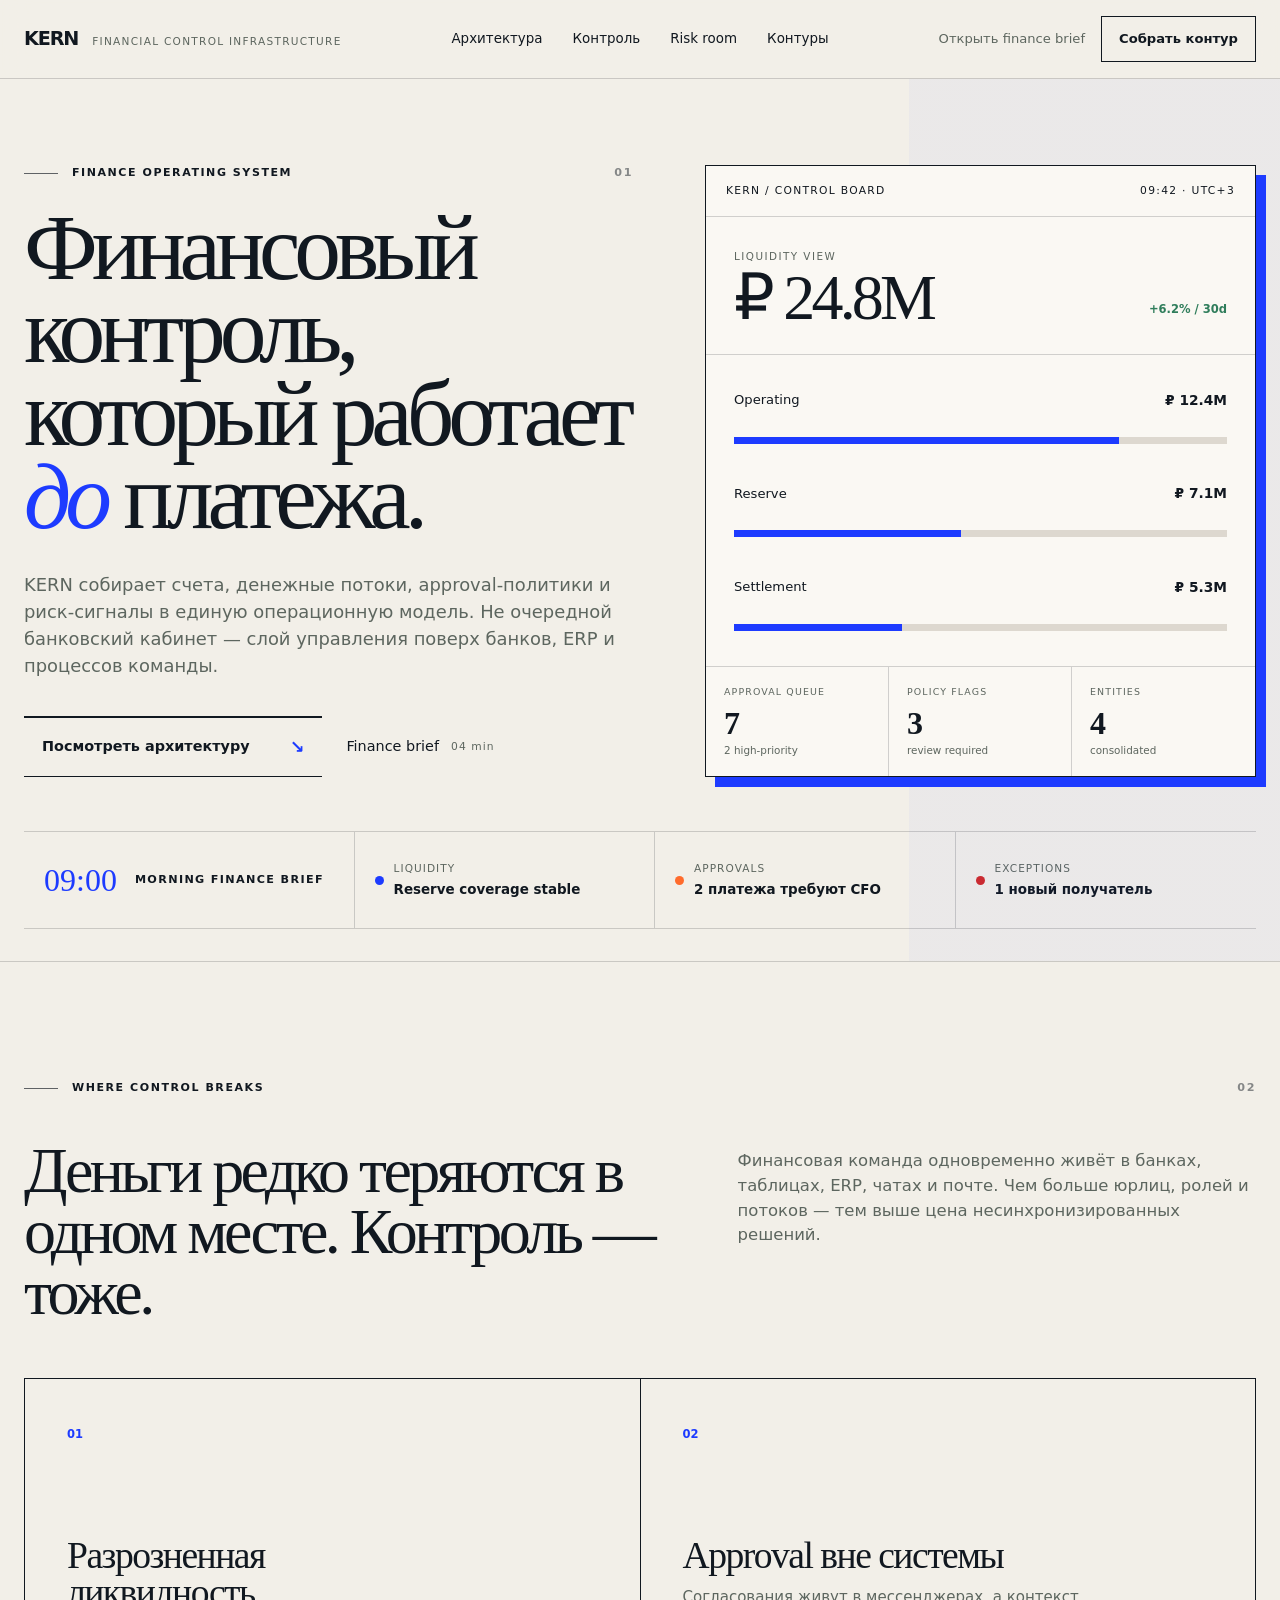
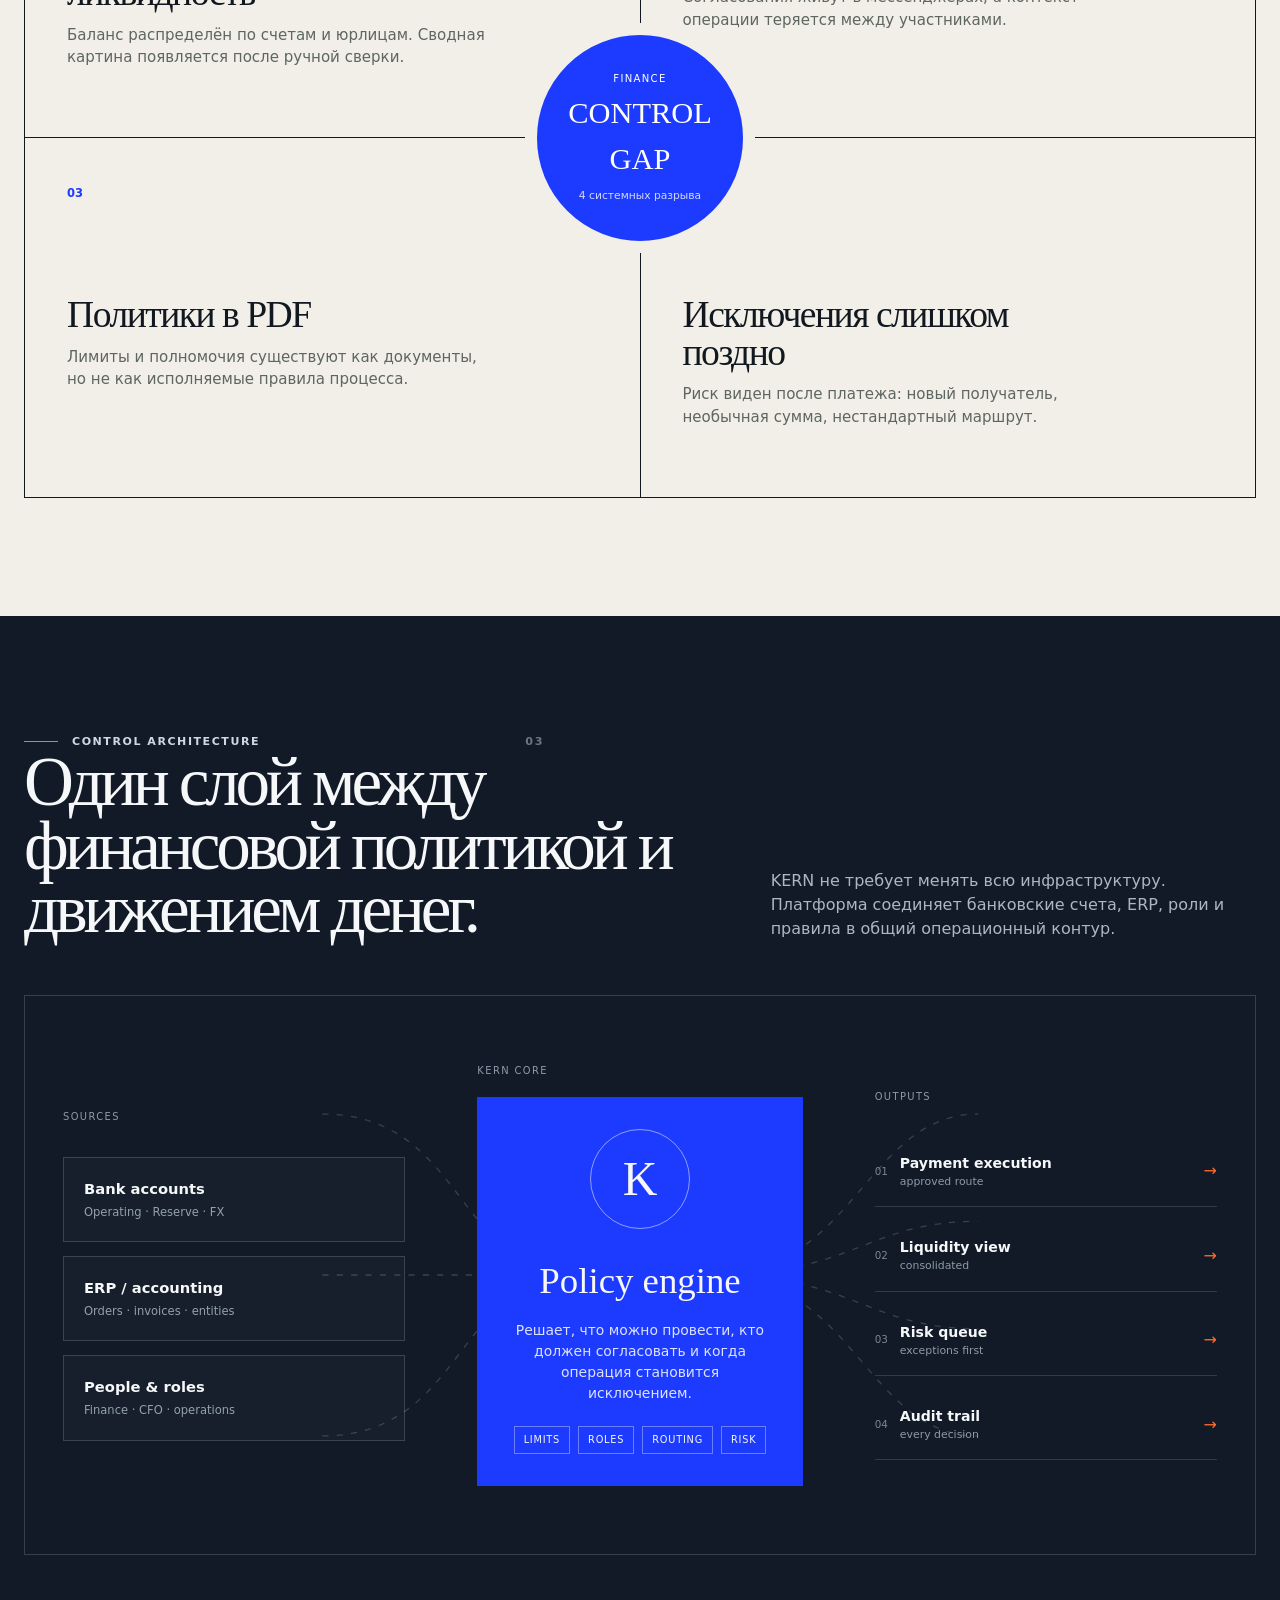
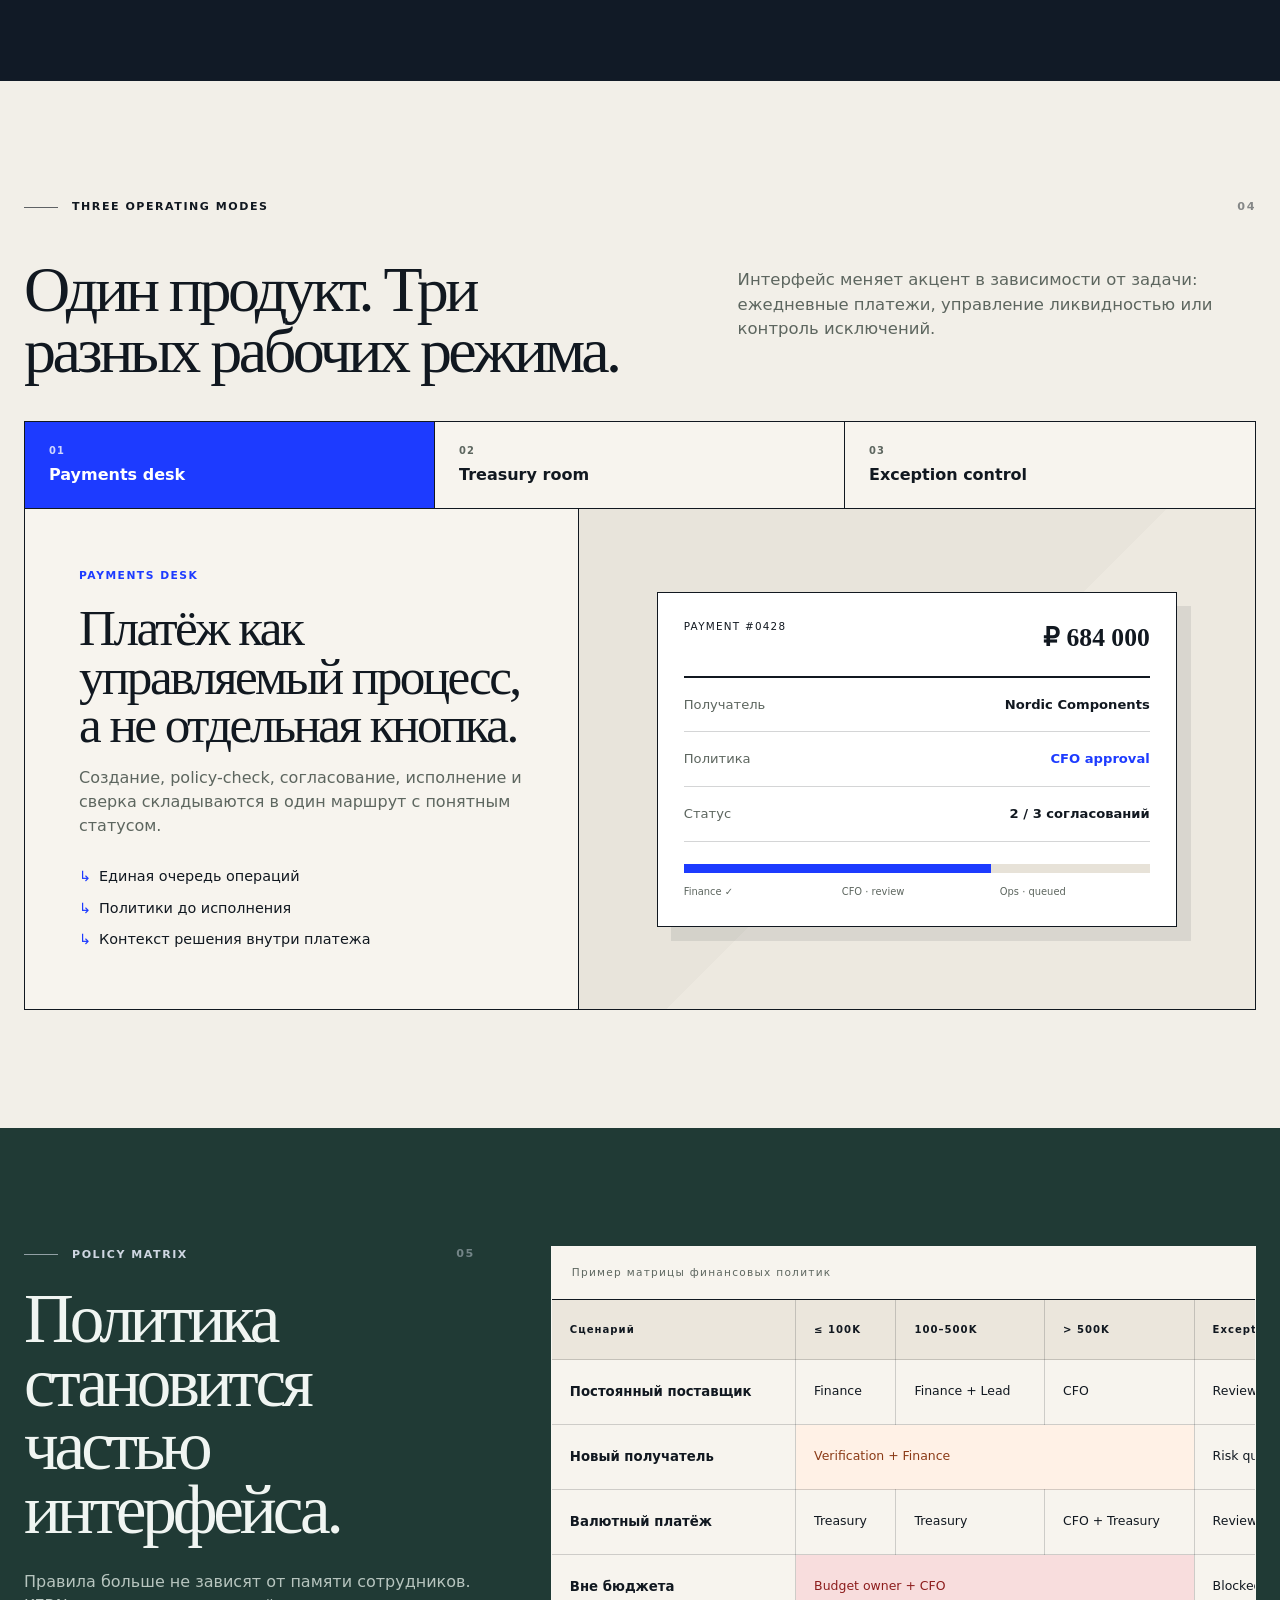
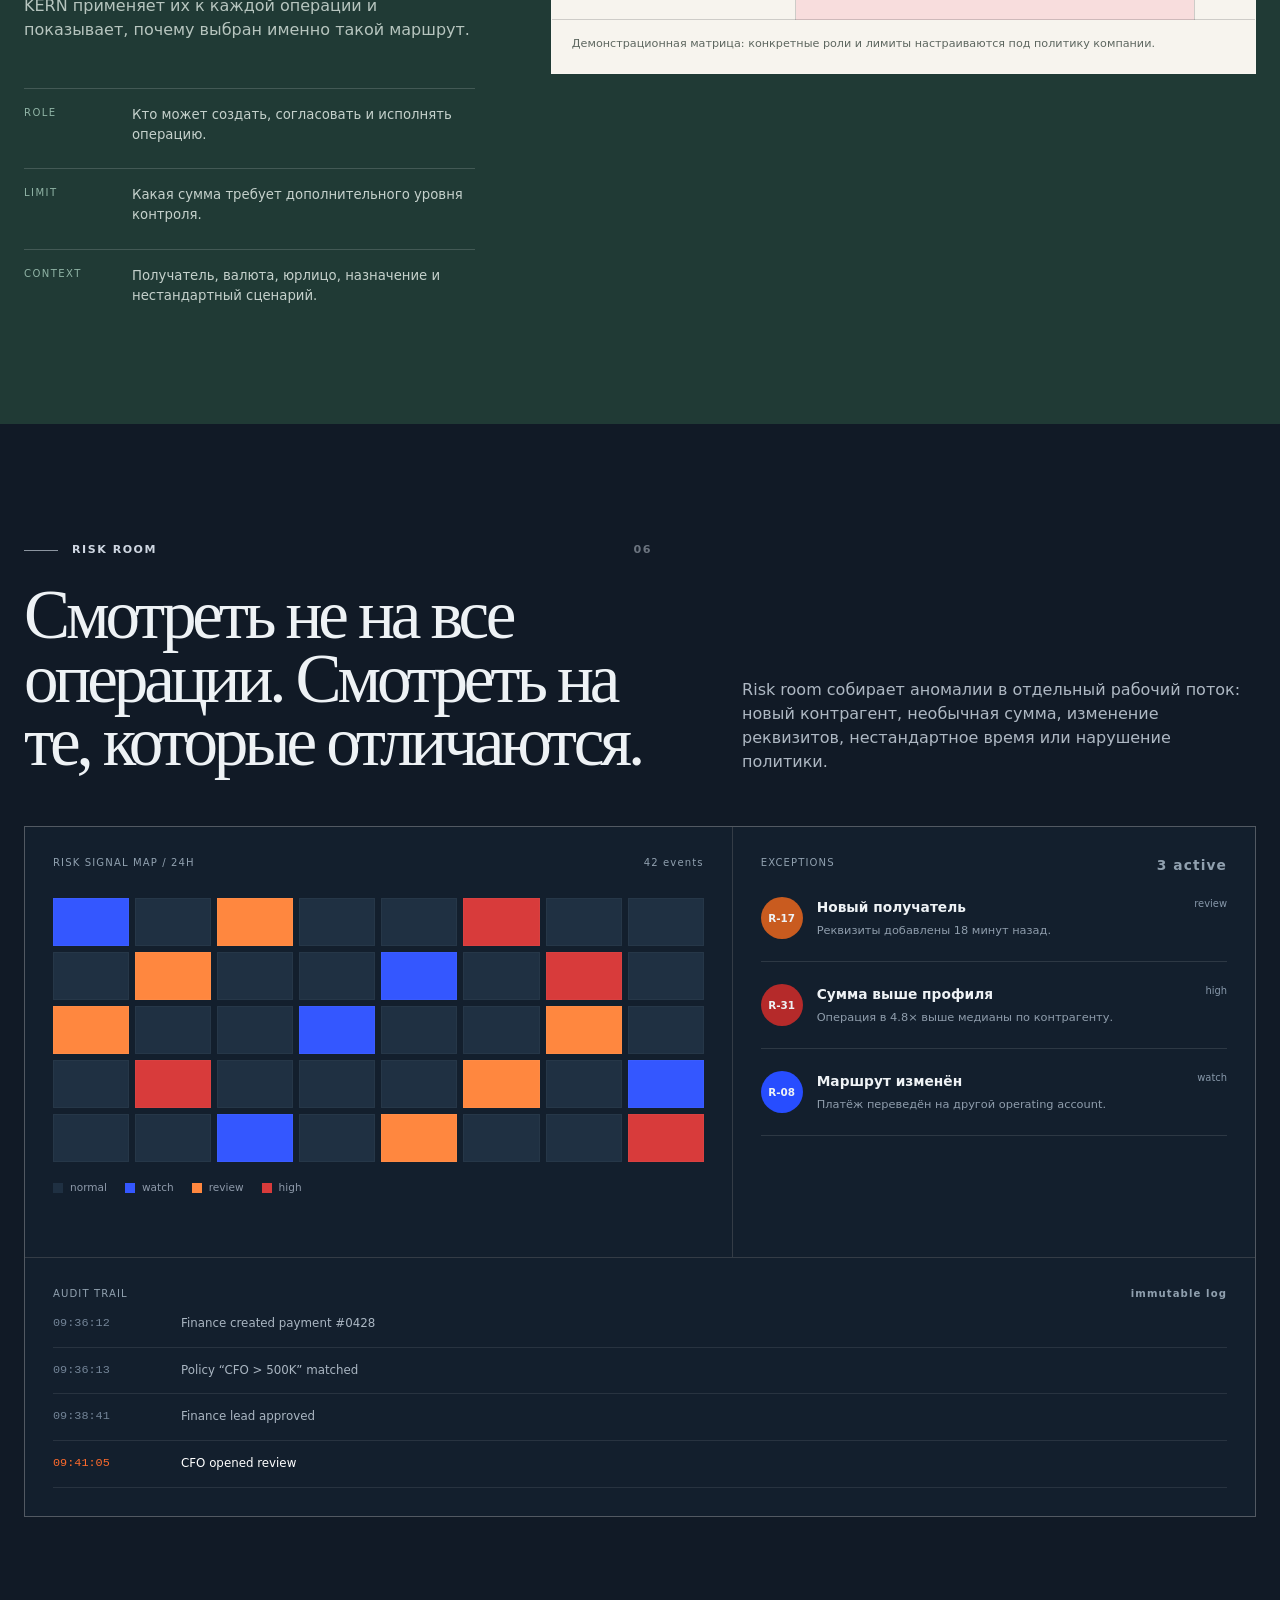
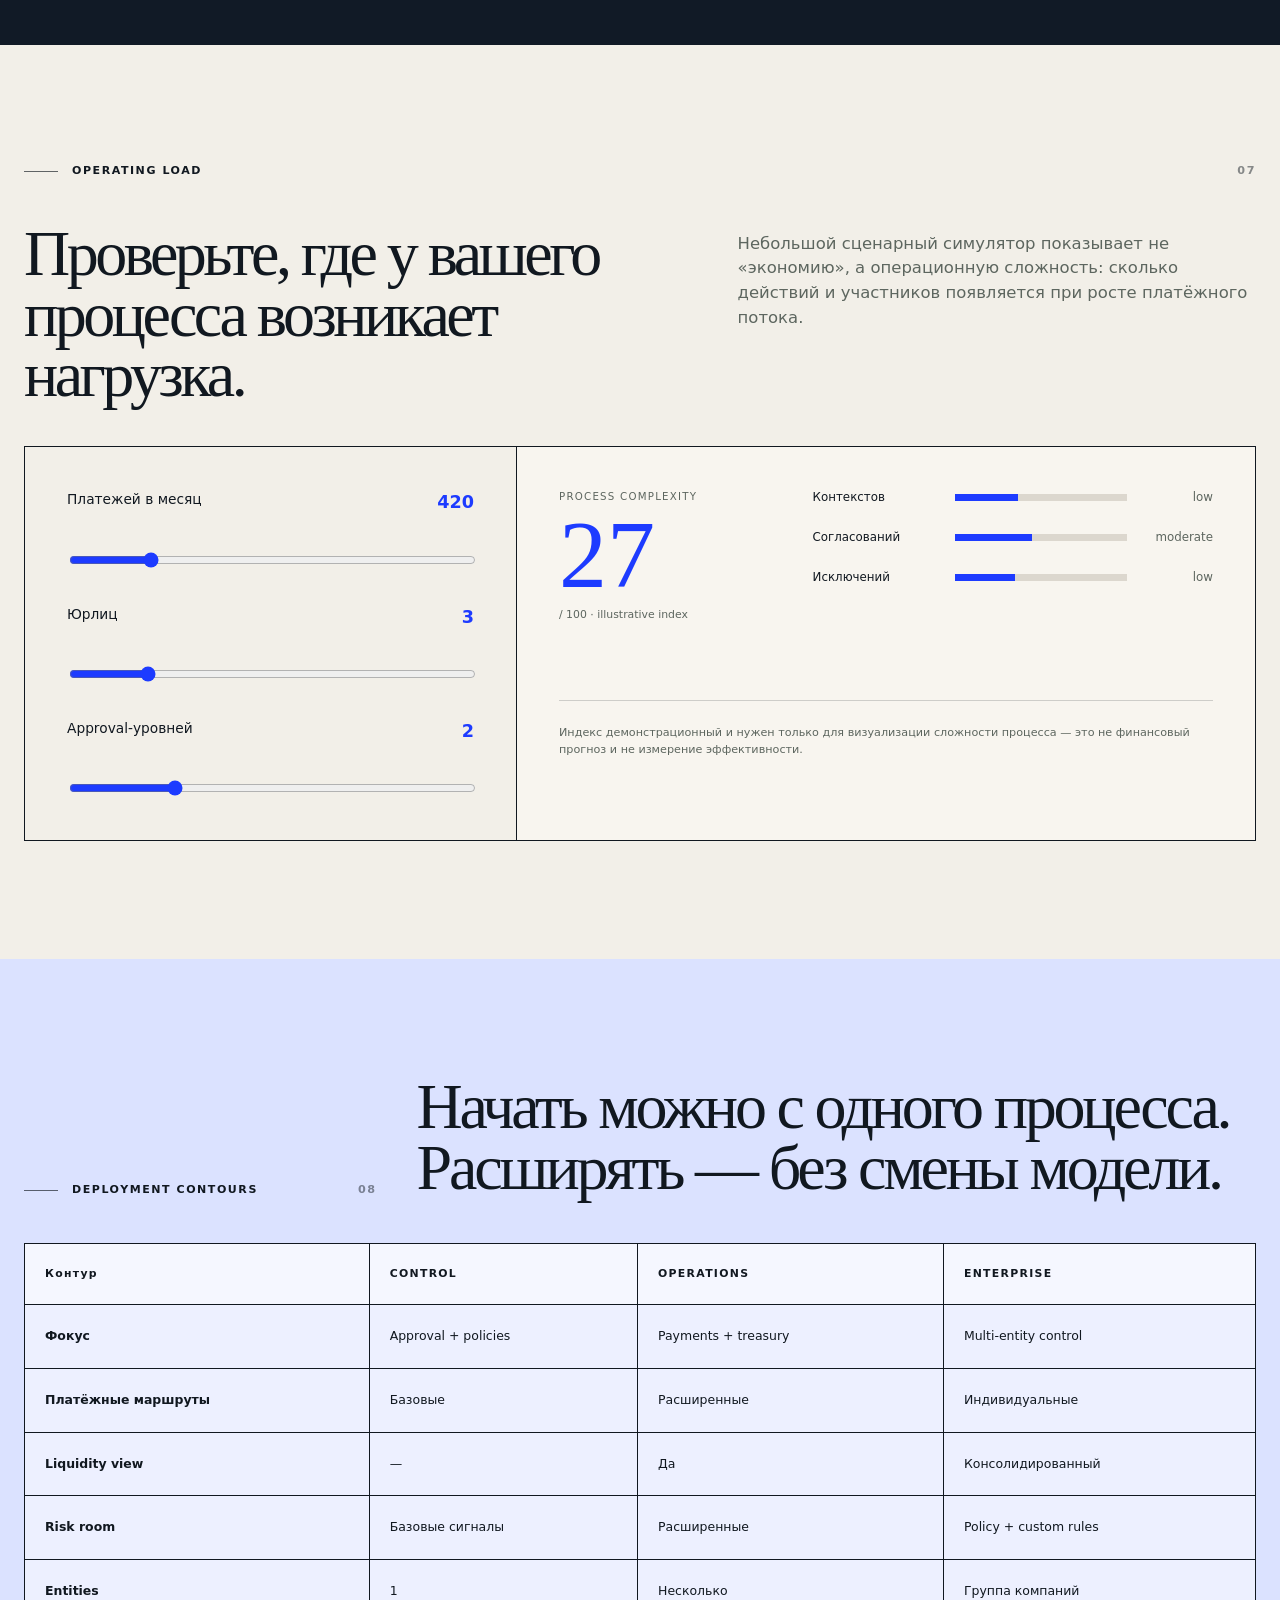
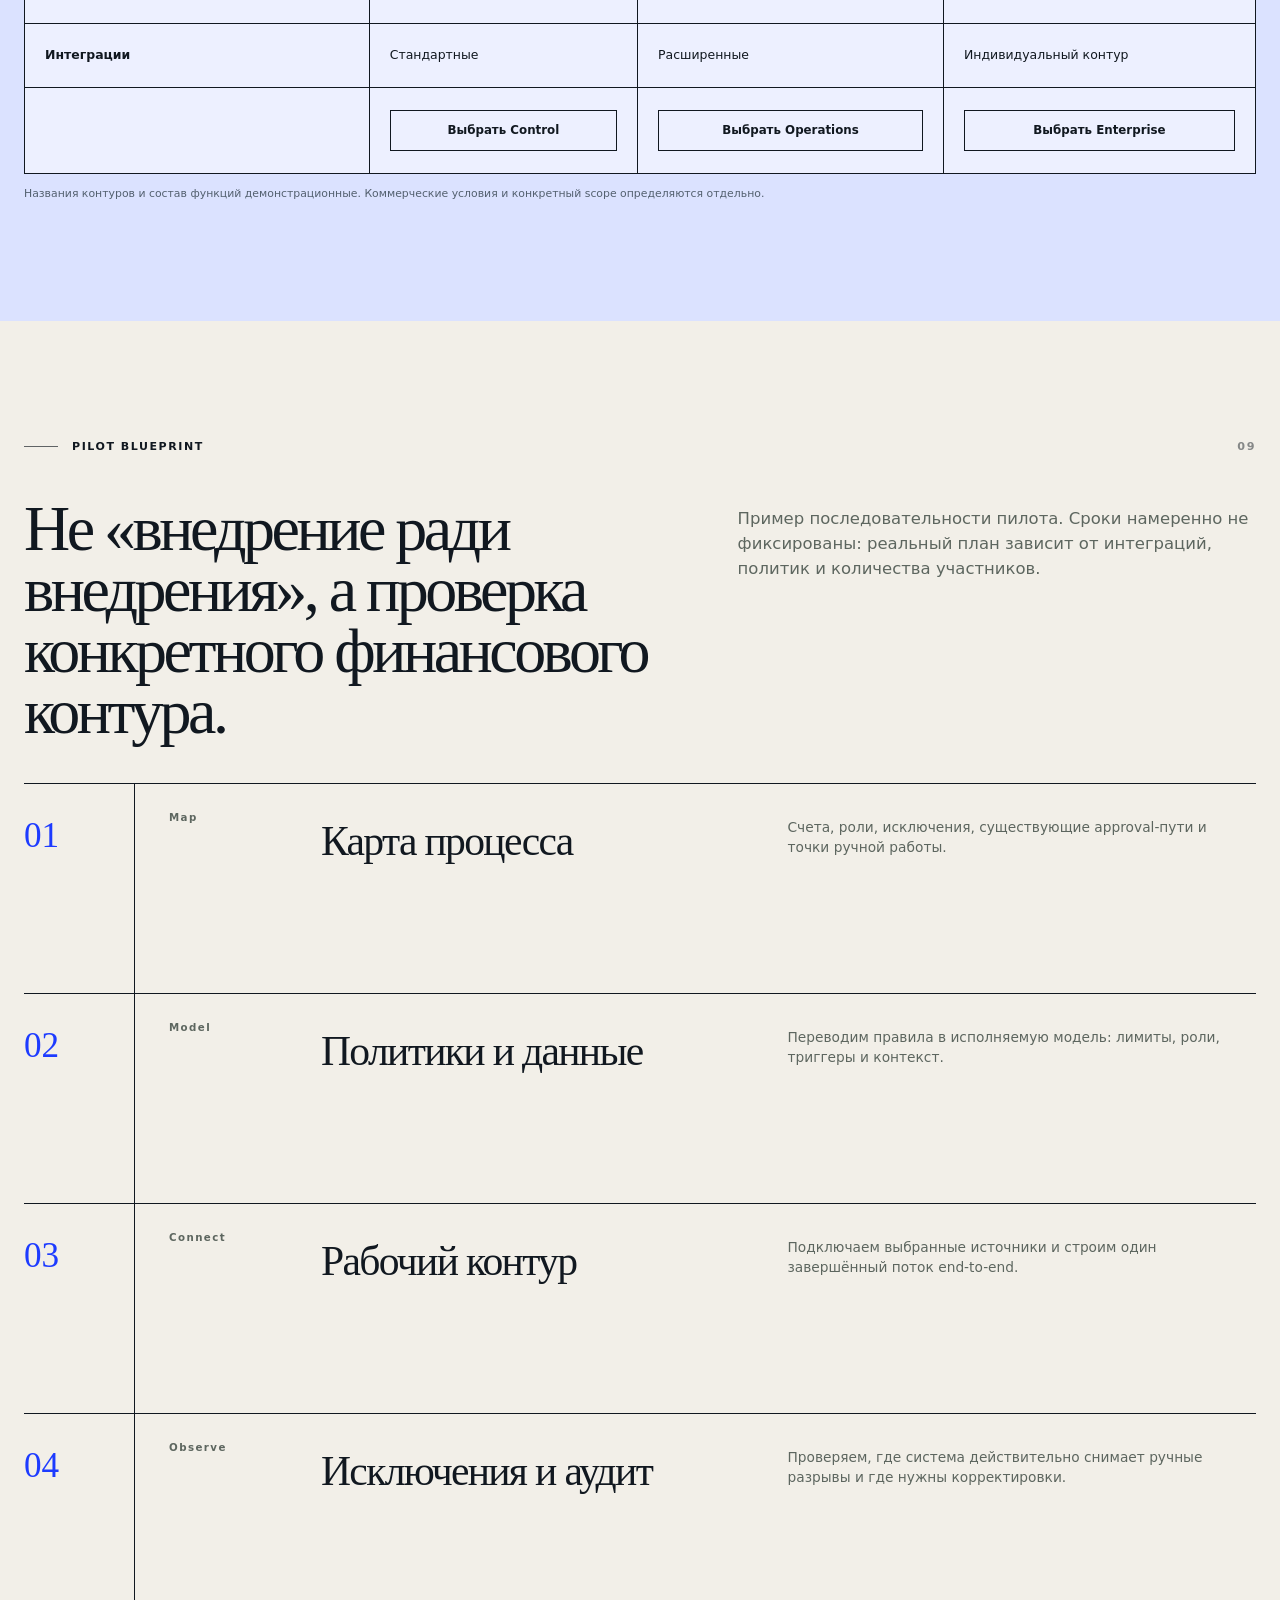
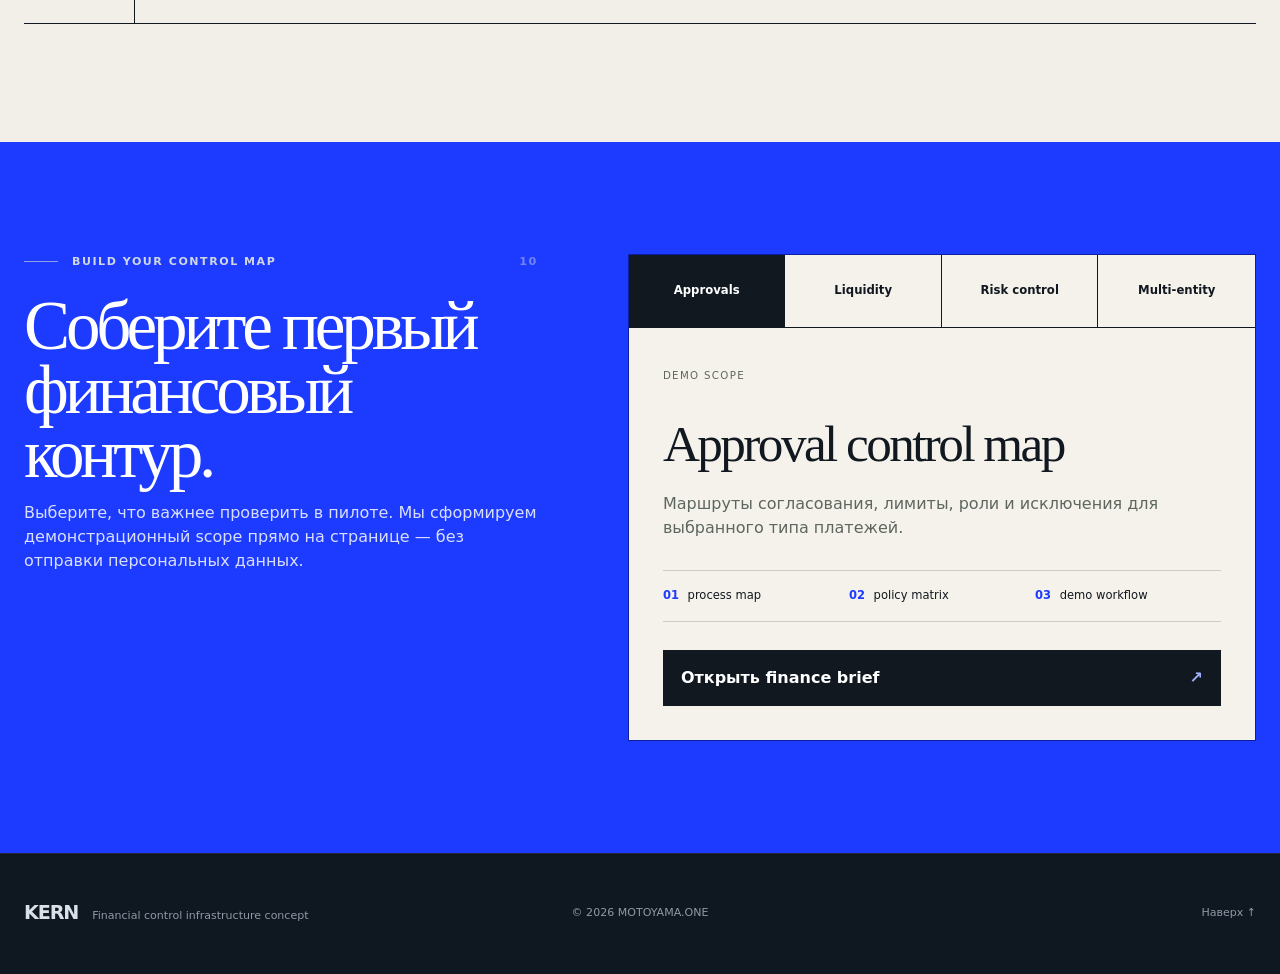
<file: 07-kern-fintech/index.html>
<!doctype html>
<html lang="ru">
<head>
  <meta charset="utf-8">
  <meta name="viewport" content="width=device-width, initial-scale=1">
  <title>KERN — финансовый контроль для сложных операций</title>
  <meta name="description" content="KERN — концепт B2B fintech-платформы для multi-entity treasury, платежных политик, контроля рисков и прозрачной финансовой операционной модели.">
  <meta name="theme-color" content="#f2efe8">
  <meta property="og:title" content="KERN — Financial Control Infrastructure">
  <meta property="og:description" content="Cash visibility, payment policies, approvals, risk and audit trail — в едином финансовом контуре.">
  <meta property="og:type" content="website">
  <link rel="icon" href="assets/img/favicon.svg" type="image/svg+xml">
  <link rel="stylesheet" href="assets/css/style.css">
</head>
<body>
  <a class="skip-link" href="#main">К содержимому</a>

  <header class="site-header" data-header>
    <div class="page-wrap header-row">
      <a class="brand" href="#top" aria-label="KERN — на главную">
        <span class="brand-word">KERN</span>
        <span class="brand-tag">financial control infrastructure</span>
      </a>

      <nav class="desktop-nav" aria-label="Основная навигация">
        <a href="#architecture">Архитектура</a>
        <a href="#controls">Контроль</a>
        <a href="#risk">Risk room</a>
        <a href="#compare">Контуры</a>
      </nav>

      <div class="header-actions">
        <button class="plain-action desktop-only" type="button" data-open-brief>Открыть finance brief</button>
        <a class="header-cta" href="#contact">Собрать контур</a>
        <button class="menu-toggle" type="button" aria-expanded="false" aria-label="Открыть меню" data-menu-toggle>
          <span></span><span></span>
        </button>
      </div>
    </div>
    <div class="mobile-panel" data-mobile-menu hidden>
      <nav aria-label="Мобильная навигация">
        <a href="#architecture">Архитектура</a>
        <a href="#controls">Контроль</a>
        <a href="#risk">Risk room</a>
        <a href="#compare">Контуры</a>
        <button type="button" data-open-brief>Finance brief</button>
      </nav>
    </div>
  </header>

  <main id="main">
    <section class="hero" id="top">
      <div class="page-wrap hero-grid">
        <div class="hero-copy reveal">
          <p class="section-label"><span>FINANCE OPERATING SYSTEM</span><b>01</b></p>
          <h1>Финансовый контроль, который работает <em>до</em> платежа.</h1>
          <p class="hero-lead">KERN собирает счета, денежные потоки, approval-политики и риск-сигналы в единую операционную модель. Не очередной банковский кабинет — слой управления поверх банков, ERP и процессов команды.</p>
          <div class="hero-actions">
            <a class="primary-link" href="#architecture"><span>Посмотреть архитектуру</span><i>↘</i></a>
            <button class="secondary-link" type="button" data-open-brief>Finance brief <span>04 min</span></button>
          </div>
        </div>

        <div class="hero-ledger reveal" data-delay="100" aria-label="Сводка финансового контура">
          <div class="ledger-head">
            <span>KERN / CONTROL BOARD</span>
            <span>09:42 · UTC+3</span>
          </div>
          <div class="ledger-total">
            <small>LIQUIDITY VIEW</small>
            <strong>₽ 24.8M</strong>
            <span class="trend positive">+6.2% / 30d</span>
          </div>
          <div class="ledger-lines">
            <div><span>Operating</span><b>₽ 12.4M</b><i style="--w:78%"></i></div>
            <div><span>Reserve</span><b>₽ 7.1M</b><i style="--w:46%"></i></div>
            <div><span>Settlement</span><b>₽ 5.3M</b><i style="--w:34%"></i></div>
          </div>
          <div class="ledger-footer">
            <div><span>APPROVAL QUEUE</span><b>7</b><small>2 high-priority</small></div>
            <div><span>POLICY FLAGS</span><b>3</b><small>review required</small></div>
            <div><span>ENTITIES</span><b>4</b><small>consolidated</small></div>
          </div>
        </div>
      </div>

      <div class="page-wrap morning-strip reveal" data-delay="180">
        <div class="brief-title"><span>09:00</span><b>MORNING FINANCE BRIEF</b></div>
        <div class="brief-item"><i class="signal signal-blue"></i><span>Liquidity</span><b>Reserve coverage stable</b></div>
        <div class="brief-item"><i class="signal signal-orange"></i><span>Approvals</span><b>2 платежа требуют CFO</b></div>
        <div class="brief-item"><i class="signal signal-red"></i><span>Exceptions</span><b>1 новый получатель</b></div>
      </div>
    </section>

    <section class="editorial-section pain-section">
      <div class="page-wrap">
        <div class="section-intro reveal">
          <p class="section-label"><span>WHERE CONTROL BREAKS</span><b>02</b></p>
          <div class="intro-grid">
            <h2>Деньги редко теряются в одном месте. Контроль — тоже.</h2>
            <p>Финансовая команда одновременно живёт в банках, таблицах, ERP, чатах и почте. Чем больше юрлиц, ролей и потоков — тем выше цена несинхронизированных решений.</p>
          </div>
        </div>

        <div class="friction-map reveal">
          <article class="friction-card c1"><span>01</span><h3>Разрозненная ликвидность</h3><p>Баланс распределён по счетам и юрлицам. Сводная картина появляется после ручной сверки.</p></article>
          <article class="friction-card c2"><span>02</span><h3>Approval вне системы</h3><p>Согласования живут в мессенджерах, а контекст операции теряется между участниками.</p></article>
          <article class="friction-card c3"><span>03</span><h3>Политики в PDF</h3><p>Лимиты и полномочия существуют как документы, но не как исполняемые правила процесса.</p></article>
          <article class="friction-card c4"><span>04</span><h3>Исключения слишком поздно</h3><p>Риск виден после платежа: новый получатель, необычная сумма, нестандартный маршрут.</p></article>
          <div class="friction-center" aria-hidden="true">
            <span>FINANCE</span><b>CONTROL GAP</b><small>4 системных разрыва</small>
          </div>
        </div>
      </div>
    </section>

    <section class="architecture-section" id="architecture">
      <div class="page-wrap">
        <div class="architecture-head reveal">
          <div>
            <p class="section-label light"><span>CONTROL ARCHITECTURE</span><b>03</b></p>
            <h2>Один слой между финансовой политикой и движением денег.</h2>
          </div>
          <p>KERN не требует менять всю инфраструктуру. Платформа соединяет банковские счета, ERP, роли и правила в общий операционный контур.</p>
        </div>

        <div class="architecture-canvas reveal">
          <div class="source-column">
            <span class="column-label">SOURCES</span>
            <div class="source-node"><b>Bank accounts</b><small>Operating · Reserve · FX</small></div>
            <div class="source-node"><b>ERP / accounting</b><small>Orders · invoices · entities</small></div>
            <div class="source-node"><b>People & roles</b><small>Finance · CFO · operations</small></div>
          </div>

          <div class="core-column">
            <span class="column-label">KERN CORE</span>
            <div class="core-box">
              <div class="core-ring"><span>K</span></div>
              <h3>Policy engine</h3>
              <p>Решает, что можно провести, кто должен согласовать и когда операция становится исключением.</p>
              <div class="core-tags"><span>limits</span><span>roles</span><span>routing</span><span>risk</span></div>
            </div>
          </div>

          <div class="output-column">
            <span class="column-label">OUTPUTS</span>
            <div class="output-row"><span>01</span><div><b>Payment execution</b><small>approved route</small></div><i>→</i></div>
            <div class="output-row"><span>02</span><div><b>Liquidity view</b><small>consolidated</small></div><i>→</i></div>
            <div class="output-row"><span>03</span><div><b>Risk queue</b><small>exceptions first</small></div><i>→</i></div>
            <div class="output-row"><span>04</span><div><b>Audit trail</b><small>every decision</small></div><i>→</i></div>
          </div>
          <svg class="architecture-lines" viewBox="0 0 1200 520" preserveAspectRatio="none" aria-hidden="true">
            <path d="M290 110 C430 110 420 260 540 260"/>
            <path d="M290 260 C430 260 430 260 540 260"/>
            <path d="M290 410 C430 410 420 260 540 260"/>
            <path d="M670 260 C810 260 820 110 930 110"/>
            <path d="M670 260 C810 260 820 210 930 210"/>
            <path d="M670 260 C810 260 820 310 930 310"/>
            <path d="M670 260 C810 260 820 410 930 410"/>
          </svg>
        </div>
      </div>
    </section>

    <section class="editorial-section modes-section">
      <div class="page-wrap">
        <div class="section-intro compact reveal">
          <p class="section-label"><span>THREE OPERATING MODES</span><b>04</b></p>
          <div class="intro-grid">
            <h2>Один продукт. Три разных рабочих режима.</h2>
            <p>Интерфейс меняет акцент в зависимости от задачи: ежедневные платежи, управление ликвидностью или контроль исключений.</p>
          </div>
        </div>

        <div class="mode-switcher reveal" data-mode-switcher>
          <div class="mode-tabs" role="tablist" aria-label="Рабочие режимы">
            <button class="active" type="button" role="tab" aria-selected="true" data-mode="payments"><span>01</span>Payments desk</button>
            <button type="button" role="tab" aria-selected="false" data-mode="treasury"><span>02</span>Treasury room</button>
            <button type="button" role="tab" aria-selected="false" data-mode="exceptions"><span>03</span>Exception control</button>
          </div>

          <div class="mode-stage" data-mode-stage>
            <div class="mode-copy">
              <span class="mode-kicker" data-mode-kicker>PAYMENTS DESK</span>
              <h3 data-mode-title>Платёж как управляемый процесс, а не отдельная кнопка.</h3>
              <p data-mode-text>Создание, policy-check, согласование, исполнение и сверка складываются в один маршрут с понятным статусом.</p>
              <ul data-mode-list>
                <li>Единая очередь операций</li>
                <li>Политики до исполнения</li>
                <li>Контекст решения внутри платежа</li>
              </ul>
            </div>
            <div class="mode-visual" data-mode-visual aria-live="polite">
              <div class="payment-sheet">
                <div class="sheet-head"><span>PAYMENT #0428</span><b>₽ 684 000</b></div>
                <div class="sheet-row"><span>Получатель</span><b>Nordic Components</b></div>
                <div class="sheet-row"><span>Политика</span><b class="blue-text">CFO approval</b></div>
                <div class="sheet-row"><span>Статус</span><b>2 / 3 согласований</b></div>
                <div class="sheet-track"><i style="--w:66%"></i></div>
                <div class="sheet-foot"><span>Finance ✓</span><span>CFO · review</span><span>Ops · queued</span></div>
              </div>
            </div>
          </div>
        </div>
      </div>
    </section>

    <section class="controls-section" id="controls">
      <div class="page-wrap controls-layout">
        <div class="controls-copy reveal">
          <p class="section-label light"><span>POLICY MATRIX</span><b>05</b></p>
          <h2>Политика становится частью интерфейса.</h2>
          <p>Правила больше не зависят от памяти сотрудников. KERN применяет их к каждой операции и показывает, почему выбран именно такой маршрут.</p>
          <div class="policy-notes">
            <div><span>ROLE</span><p>Кто может создать, согласовать и исполнять операцию.</p></div>
            <div><span>LIMIT</span><p>Какая сумма требует дополнительного уровня контроля.</p></div>
            <div><span>CONTEXT</span><p>Получатель, валюта, юрлицо, назначение и нестандартный сценарий.</p></div>
          </div>
        </div>

        <div class="policy-table-wrap reveal" data-delay="100">
          <table class="policy-table">
            <caption>Пример матрицы финансовых политик</caption>
            <thead><tr><th>Сценарий</th><th>≤ 100K</th><th>100–500K</th><th>&gt; 500K</th><th>Exception</th></tr></thead>
            <tbody>
              <tr><th>Постоянный поставщик</th><td>Finance</td><td>Finance + Lead</td><td>CFO</td><td>Review</td></tr>
              <tr><th>Новый получатель</th><td colspan="3" class="warning-cell">Verification + Finance</td><td>Risk queue</td></tr>
              <tr><th>Валютный платёж</th><td>Treasury</td><td>Treasury</td><td>CFO + Treasury</td><td>Review</td></tr>
              <tr><th>Вне бюджета</th><td colspan="3" class="danger-cell">Budget owner + CFO</td><td>Blocked</td></tr>
            </tbody>
          </table>
          <p class="table-note">Демонстрационная матрица: конкретные роли и лимиты настраиваются под политику компании.</p>
        </div>
      </div>
    </section>

    <section class="risk-section" id="risk">
      <div class="page-wrap">
        <div class="risk-head reveal">
          <div><p class="section-label light"><span>RISK ROOM</span><b>06</b></p><h2>Смотреть не на все операции. Смотреть на те, которые отличаются.</h2></div>
          <p>Risk room собирает аномалии в отдельный рабочий поток: новый контрагент, необычная сумма, изменение реквизитов, нестандартное время или нарушение политики.</p>
        </div>

        <div class="risk-grid reveal">
          <div class="risk-heatmap">
            <div class="heatmap-head"><span>RISK SIGNAL MAP / 24H</span><span>42 events</span></div>
            <div class="heatmap-grid" aria-label="Тепловая карта риск-событий">
              <i class="h1"></i><i></i><i class="h2"></i><i></i><i></i><i class="h3"></i><i></i><i></i>
              <i></i><i class="h2"></i><i></i><i></i><i class="h1"></i><i></i><i class="h3"></i><i></i>
              <i class="h2"></i><i></i><i></i><i class="h1"></i><i></i><i></i><i class="h2"></i><i></i>
              <i></i><i class="h3"></i><i></i><i></i><i></i><i class="h2"></i><i></i><i class="h1"></i>
              <i></i><i></i><i class="h1"></i><i></i><i class="h2"></i><i></i><i></i><i class="h3"></i>
            </div>
            <div class="heatmap-legend"><span><i></i>normal</span><span><i class="h1"></i>watch</span><span><i class="h2"></i>review</span><span><i class="h3"></i>high</span></div>
          </div>

          <div class="risk-queue">
            <div class="queue-head"><span>EXCEPTIONS</span><b>3 active</b></div>
            <article><span class="risk-code orange">R-17</span><div><b>Новый получатель</b><p>Реквизиты добавлены 18 минут назад.</p></div><small>review</small></article>
            <article><span class="risk-code red">R-31</span><div><b>Сумма выше профиля</b><p>Операция в 4.8× выше медианы по контрагенту.</p></div><small>high</small></article>
            <article><span class="risk-code blue">R-08</span><div><b>Маршрут изменён</b><p>Платёж переведён на другой operating account.</p></div><small>watch</small></article>
          </div>

          <div class="audit-stream">
            <div class="queue-head"><span>AUDIT TRAIL</span><b>immutable log</b></div>
            <div class="audit-line"><time>09:36:12</time><span>Finance created payment #0428</span></div>
            <div class="audit-line"><time>09:36:13</time><span>Policy “CFO &gt; 500K” matched</span></div>
            <div class="audit-line"><time>09:38:41</time><span>Finance lead approved</span></div>
            <div class="audit-line current"><time>09:41:05</time><span>CFO opened review</span></div>
          </div>
        </div>
      </div>
    </section>

    <section class="editorial-section simulator-section">
      <div class="page-wrap">
        <div class="section-intro compact reveal">
          <p class="section-label"><span>OPERATING LOAD</span><b>07</b></p>
          <div class="intro-grid">
            <h2>Проверьте, где у вашего процесса возникает нагрузка.</h2>
            <p>Небольшой сценарный симулятор показывает не «экономию», а операционную сложность: сколько действий и участников появляется при росте платёжного потока.</p>
          </div>
        </div>

        <div class="load-simulator reveal">
          <div class="sim-controls">
            <label for="paymentsRange"><span>Платежей в месяц</span><b data-payments-value>420</b></label>
            <input id="paymentsRange" type="range" min="50" max="2000" step="10" value="420" data-payments-range>
            <label for="entitiesRange"><span>Юрлиц</span><b data-entities-value>3</b></label>
            <input id="entitiesRange" type="range" min="1" max="12" step="1" value="3" data-entities-range>
            <label for="approvalRange"><span>Approval-уровней</span><b data-approvals-value>2</b></label>
            <input id="approvalRange" type="range" min="1" max="5" step="1" value="2" data-approvals-range>
          </div>
          <div class="sim-output">
            <div class="sim-score"><span>PROCESS COMPLEXITY</span><strong data-complexity-score>46</strong><small>/ 100 · illustrative index</small></div>
            <div class="sim-bars">
              <div><span>Контекстов</span><i><b data-context-bar style="--w:54%"></b></i><em data-context-value>medium</em></div>
              <div><span>Согласований</span><i><b data-approval-bar style="--w:42%"></b></i><em data-approval-value>moderate</em></div>
              <div><span>Исключений</span><i><b data-exception-bar style="--w:31%"></b></i><em data-exception-value>visible</em></div>
            </div>
            <p>Индекс демонстрационный и нужен только для визуализации сложности процесса — это не финансовый прогноз и не измерение эффективности.</p>
          </div>
        </div>
      </div>
    </section>

    <section class="compare-section" id="compare">
      <div class="page-wrap">
        <div class="compare-head reveal">
          <p class="section-label"><span>DEPLOYMENT CONTOURS</span><b>08</b></p>
          <h2>Начать можно с одного процесса. Расширять — без смены модели.</h2>
        </div>

        <div class="compare-table-wrap reveal">
          <table class="compare-table">
            <thead>
              <tr><th>Контур</th><th>CONTROL</th><th>OPERATIONS</th><th>ENTERPRISE</th></tr>
            </thead>
            <tbody>
              <tr><th>Фокус</th><td>Approval + policies</td><td>Payments + treasury</td><td>Multi-entity control</td></tr>
              <tr><th>Платёжные маршруты</th><td>Базовые</td><td>Расширенные</td><td>Индивидуальные</td></tr>
              <tr><th>Liquidity view</th><td>—</td><td>Да</td><td>Консолидированный</td></tr>
              <tr><th>Risk room</th><td>Базовые сигналы</td><td>Расширенные</td><td>Policy + custom rules</td></tr>
              <tr><th>Entities</th><td>1</td><td>Несколько</td><td>Группа компаний</td></tr>
              <tr><th>Интеграции</th><td>Стандартные</td><td>Расширенные</td><td>Индивидуальный контур</td></tr>
              <tr><th></th><td><button type="button" data-contour="Control">Выбрать Control</button></td><td><button type="button" data-contour="Operations">Выбрать Operations</button></td><td><button type="button" data-contour="Enterprise">Выбрать Enterprise</button></td></tr>
            </tbody>
          </table>
          <p>Названия контуров и состав функций демонстрационные. Коммерческие условия и конкретный scope определяются отдельно.</p>
        </div>
      </div>
    </section>

    <section class="editorial-section blueprint-section">
      <div class="page-wrap">
        <div class="section-intro compact reveal">
          <p class="section-label"><span>PILOT BLUEPRINT</span><b>09</b></p>
          <div class="intro-grid">
            <h2>Не «внедрение ради внедрения», а проверка конкретного финансового контура.</h2>
            <p>Пример последовательности пилота. Сроки намеренно не фиксированы: реальный план зависит от интеграций, политик и количества участников.</p>
          </div>
        </div>

        <ol class="blueprint reveal">
          <li><span>01</span><div><b>Map</b><h3>Карта процесса</h3><p>Счета, роли, исключения, существующие approval-пути и точки ручной работы.</p></div></li>
          <li><span>02</span><div><b>Model</b><h3>Политики и данные</h3><p>Переводим правила в исполняемую модель: лимиты, роли, триггеры и контекст.</p></div></li>
          <li><span>03</span><div><b>Connect</b><h3>Рабочий контур</h3><p>Подключаем выбранные источники и строим один завершённый поток end-to-end.</p></div></li>
          <li><span>04</span><div><b>Observe</b><h3>Исключения и аудит</h3><p>Проверяем, где система действительно снимает ручные разрывы и где нужны корректировки.</p></div></li>
        </ol>
      </div>
    </section>

    <section class="contact-section" id="contact">
      <div class="page-wrap contact-layout">
        <div class="contact-copy reveal">
          <p class="section-label light"><span>BUILD YOUR CONTROL MAP</span><b>10</b></p>
          <h2>Соберите первый финансовый контур.</h2>
          <p>Выберите, что важнее проверить в пилоте. Мы сформируем демонстрационный scope прямо на странице — без отправки персональных данных.</p>
        </div>

        <div class="scope-builder reveal" data-delay="100">
          <div class="scope-options" aria-label="Выбор сценария">
            <button class="active" type="button" data-scope="Approvals">Approvals</button>
            <button type="button" data-scope="Liquidity">Liquidity</button>
            <button type="button" data-scope="Risk">Risk control</button>
            <button type="button" data-scope="Multi-entity">Multi-entity</button>
          </div>
          <div class="scope-card">
            <span>DEMO SCOPE</span>
            <h3 data-scope-title>Approval control map</h3>
            <p data-scope-text>Маршруты согласования, лимиты, роли и исключения для выбранного типа платежей.</p>
            <div class="scope-meta"><span><b>01</b> process map</span><span><b>02</b> policy matrix</span><span><b>03</b> demo workflow</span></div>
            <button class="scope-action" type="button" data-open-brief>Открыть finance brief <i>↗</i></button>
          </div>
        </div>
      </div>
    </section>
  </main>

  <footer class="site-footer">
    <div class="page-wrap footer-row">
      <div><span class="brand-word">KERN</span><small>Financial control infrastructure concept</small></div>
      <p>© <span data-year>XXI</span> <a href="https://motoyama.one/" target="_blank" rel="noopener noreferrer">MOTOYAMA.ONE</a></p>
      <a href="#top">Наверх ↑</a>
    </div>
  </footer>

  <dialog class="brief-dialog" data-brief-dialog aria-labelledby="briefTitle">
    <div class="brief-dialog-inner">
      <button class="dialog-close" type="button" aria-label="Закрыть" data-close-brief>×</button>
      <div class="dialog-progress"><i data-brief-progress></i></div>
      <div class="dialog-stage" data-brief-stage>
        <span class="dialog-index">01 / 04</span>
        <h2 id="briefTitle">Finance brief</h2>
      </div>
      <div class="dialog-nav">
        <button type="button" data-brief-prev>Назад</button>
        <button type="button" class="dialog-next" data-brief-next>Далее</button>
      </div>
    </div>
  </dialog>

  <script src="assets/js/app.js" defer></script>
</body>
</html>
</file>
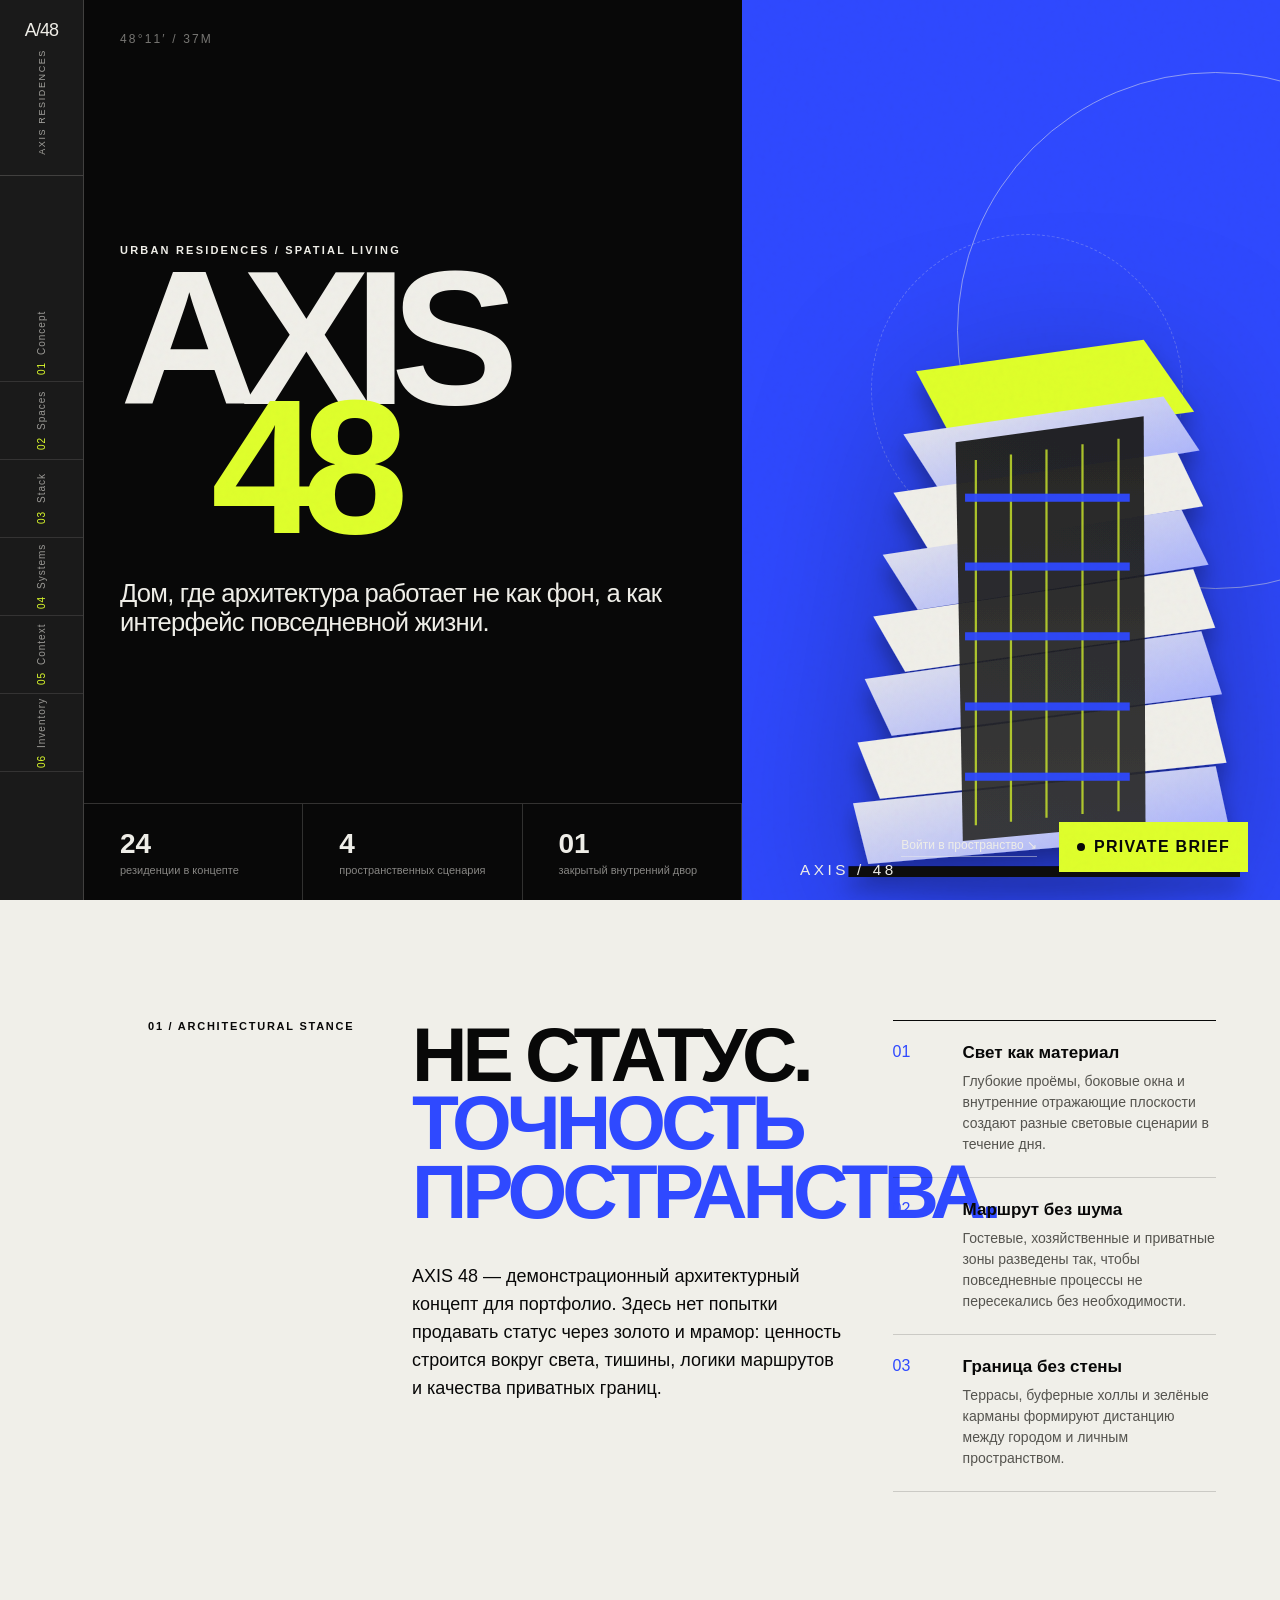
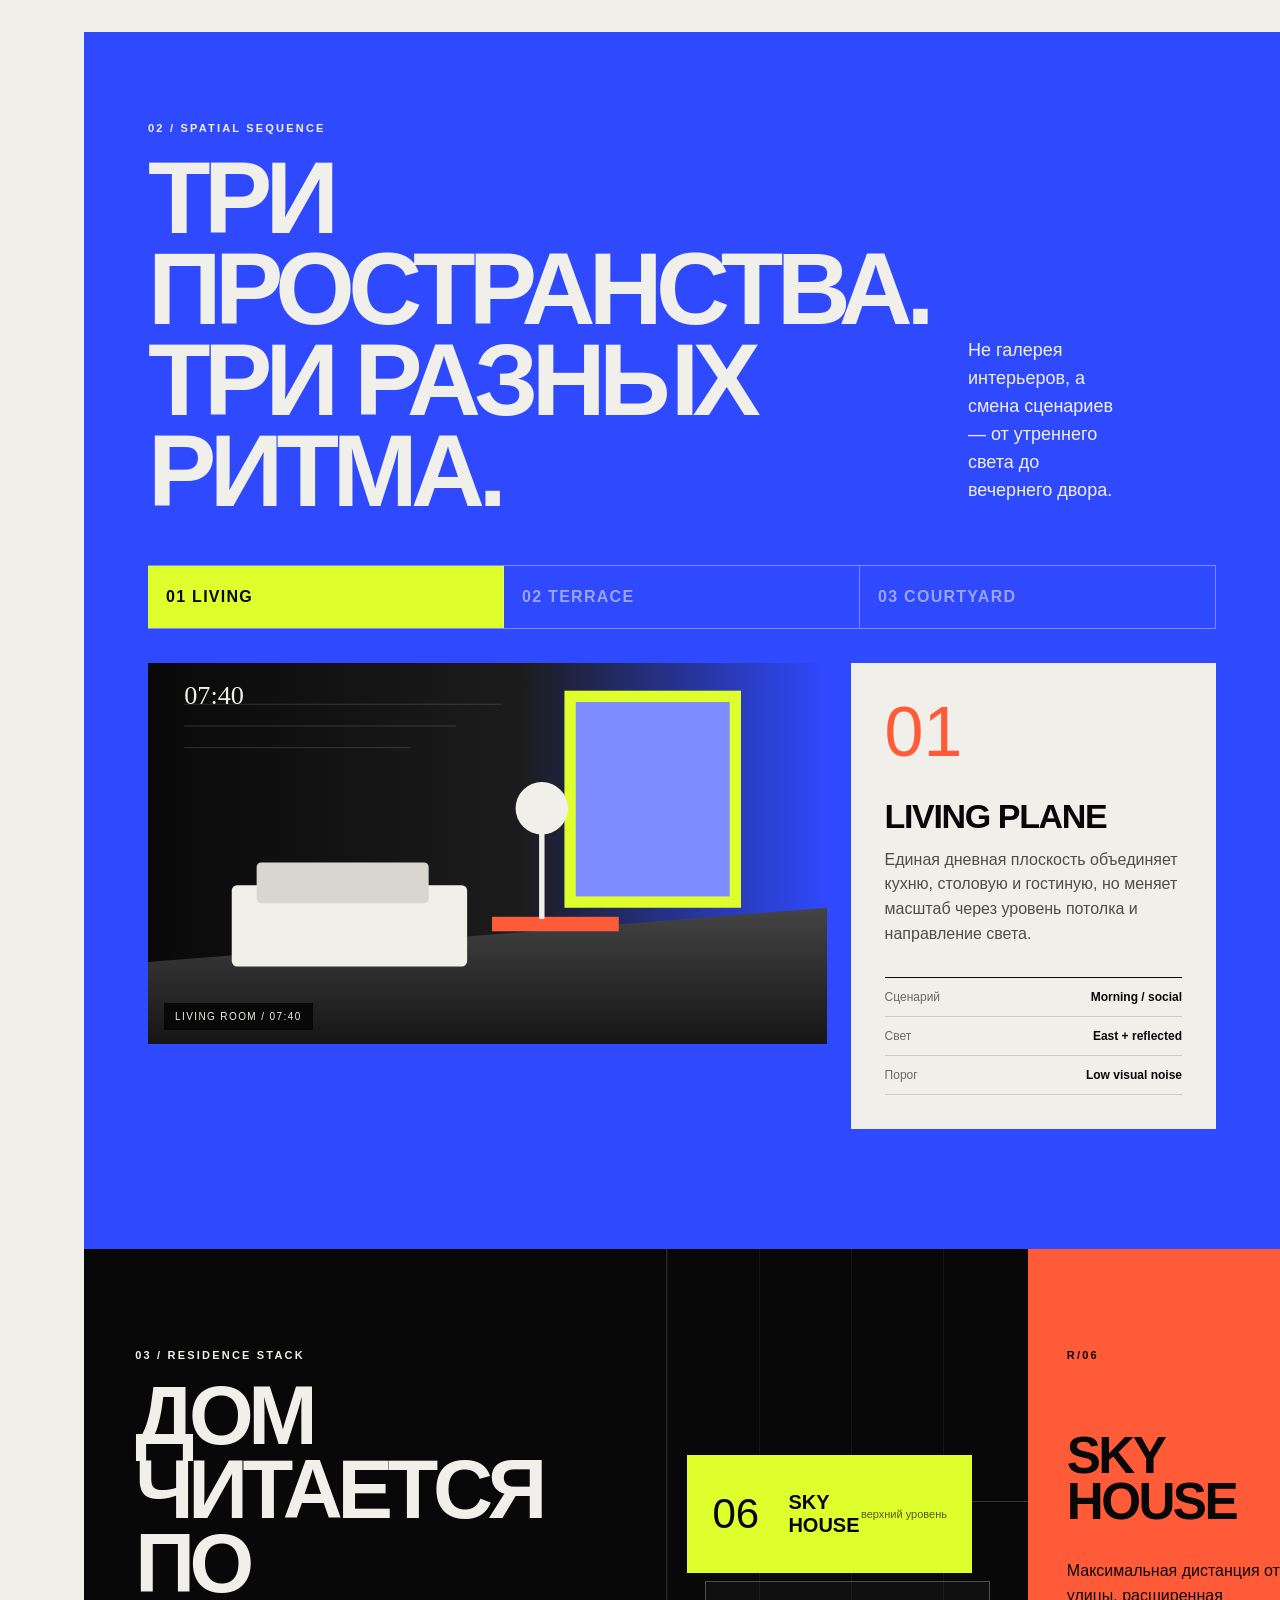
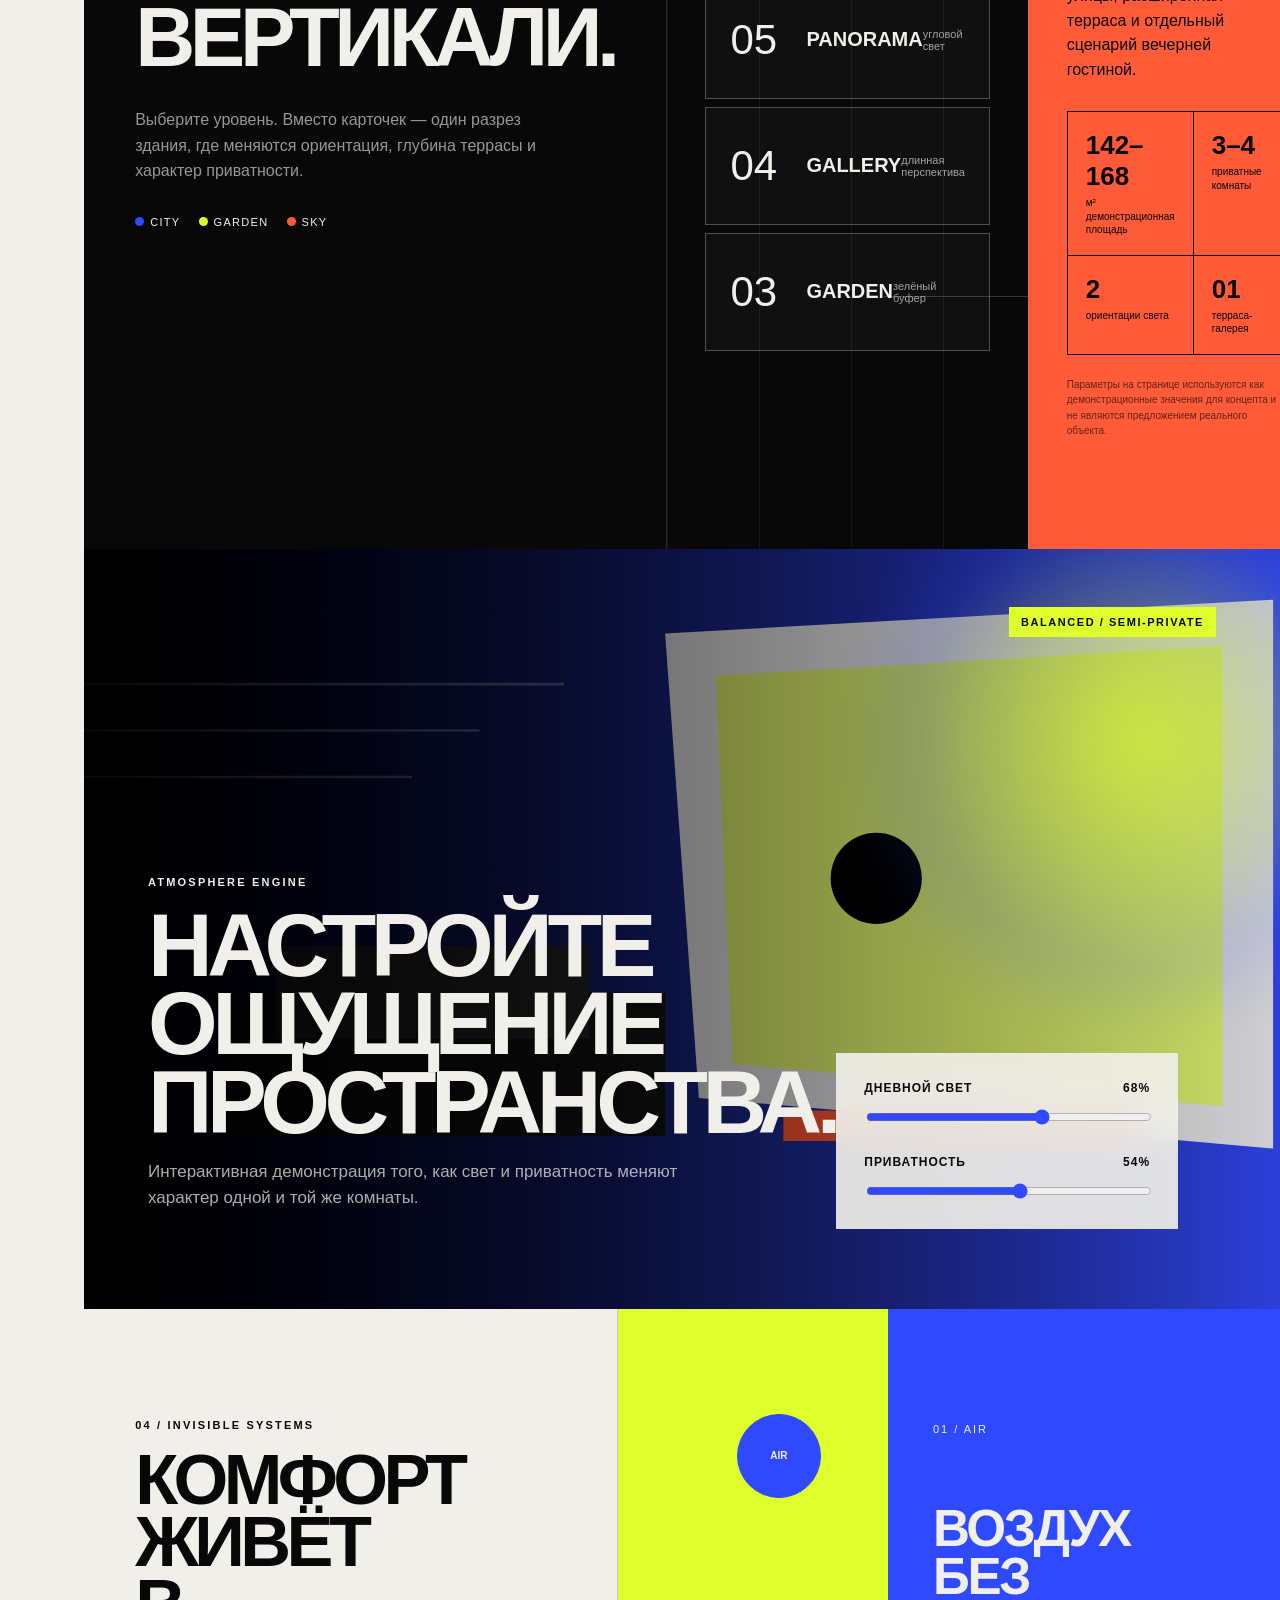
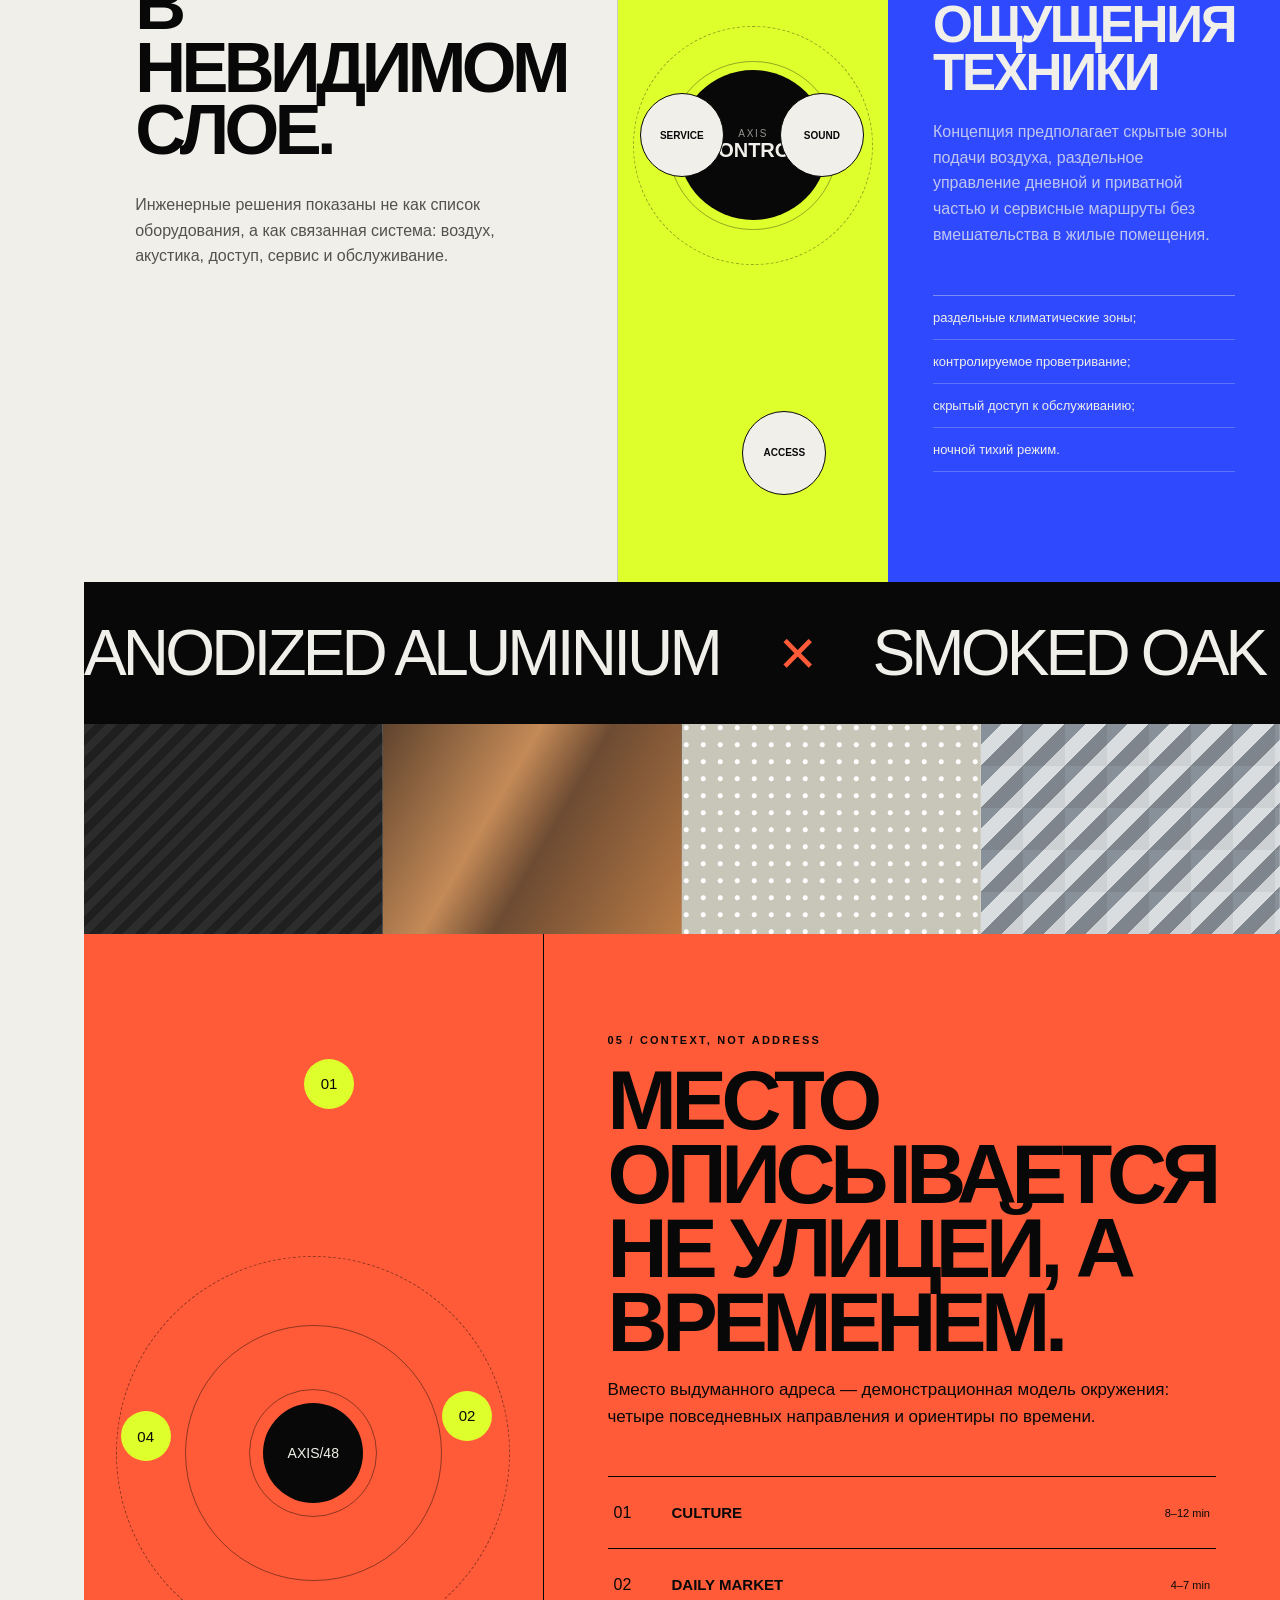
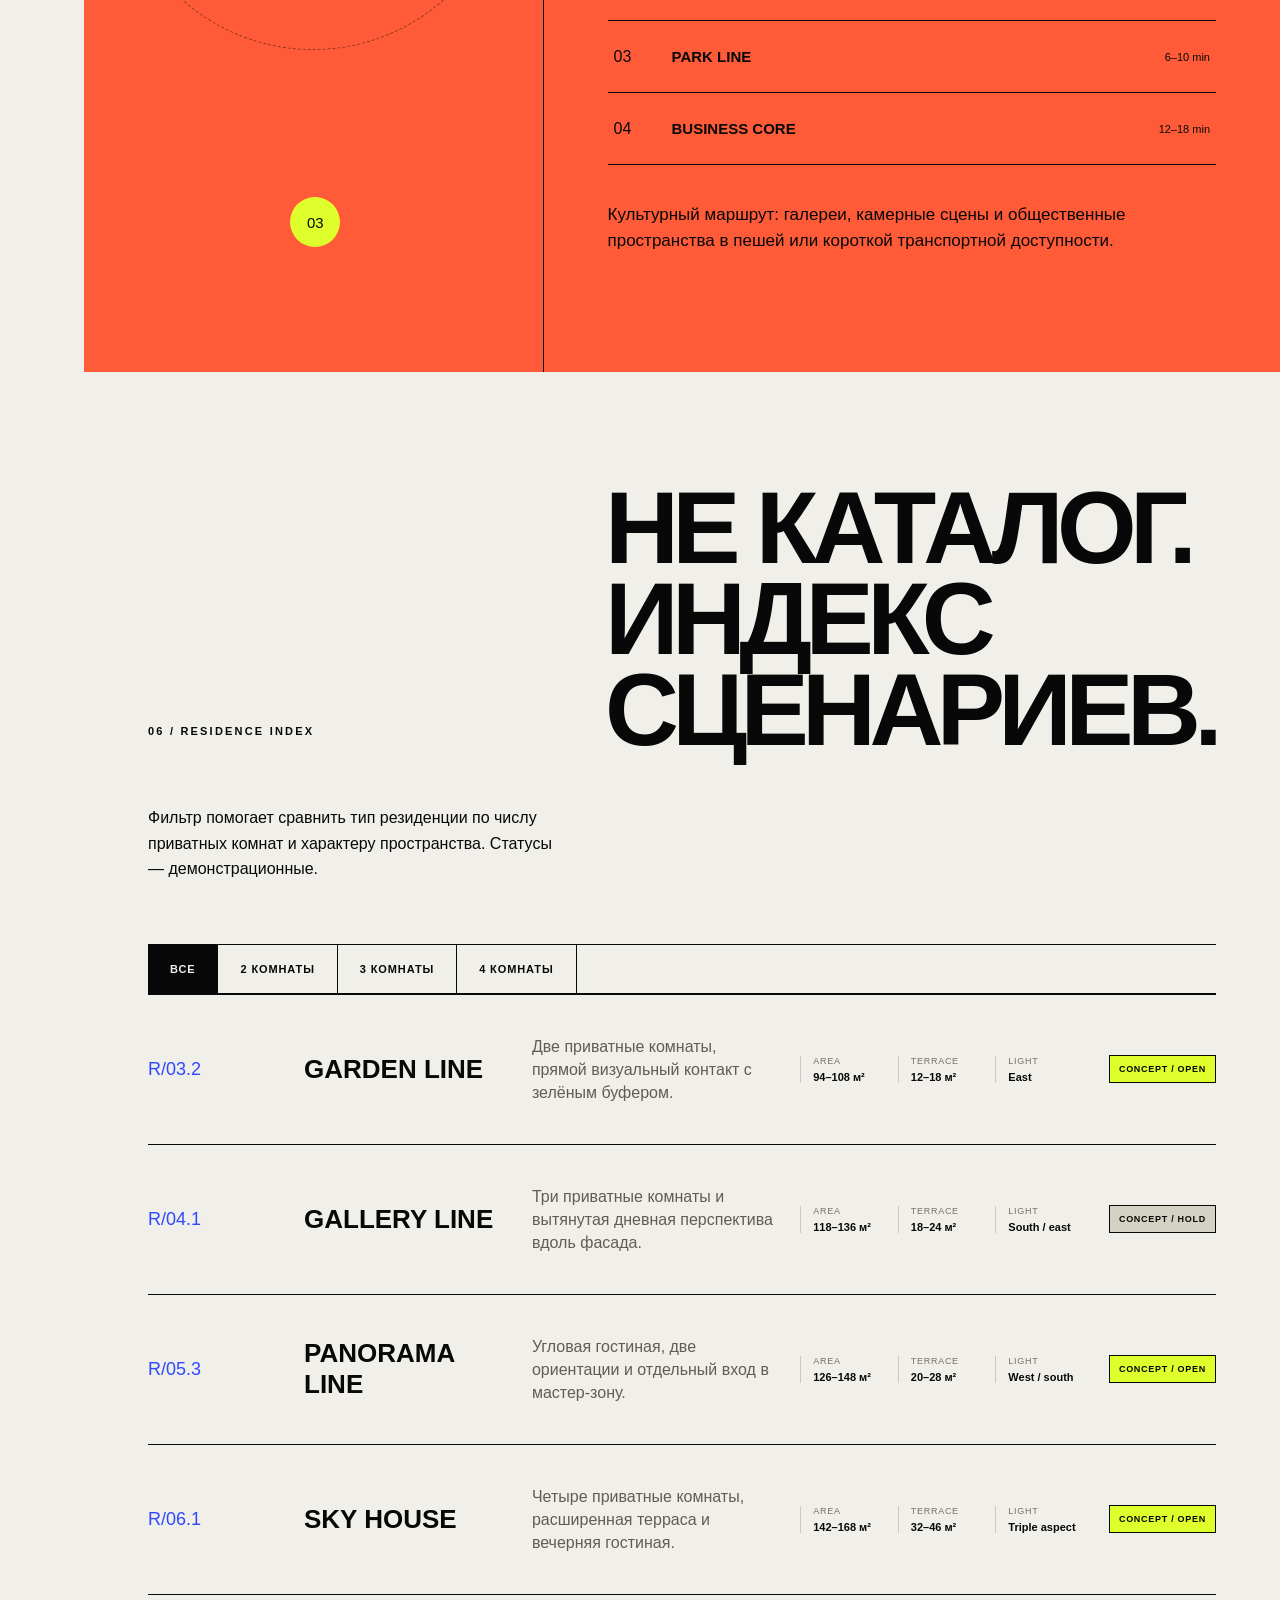
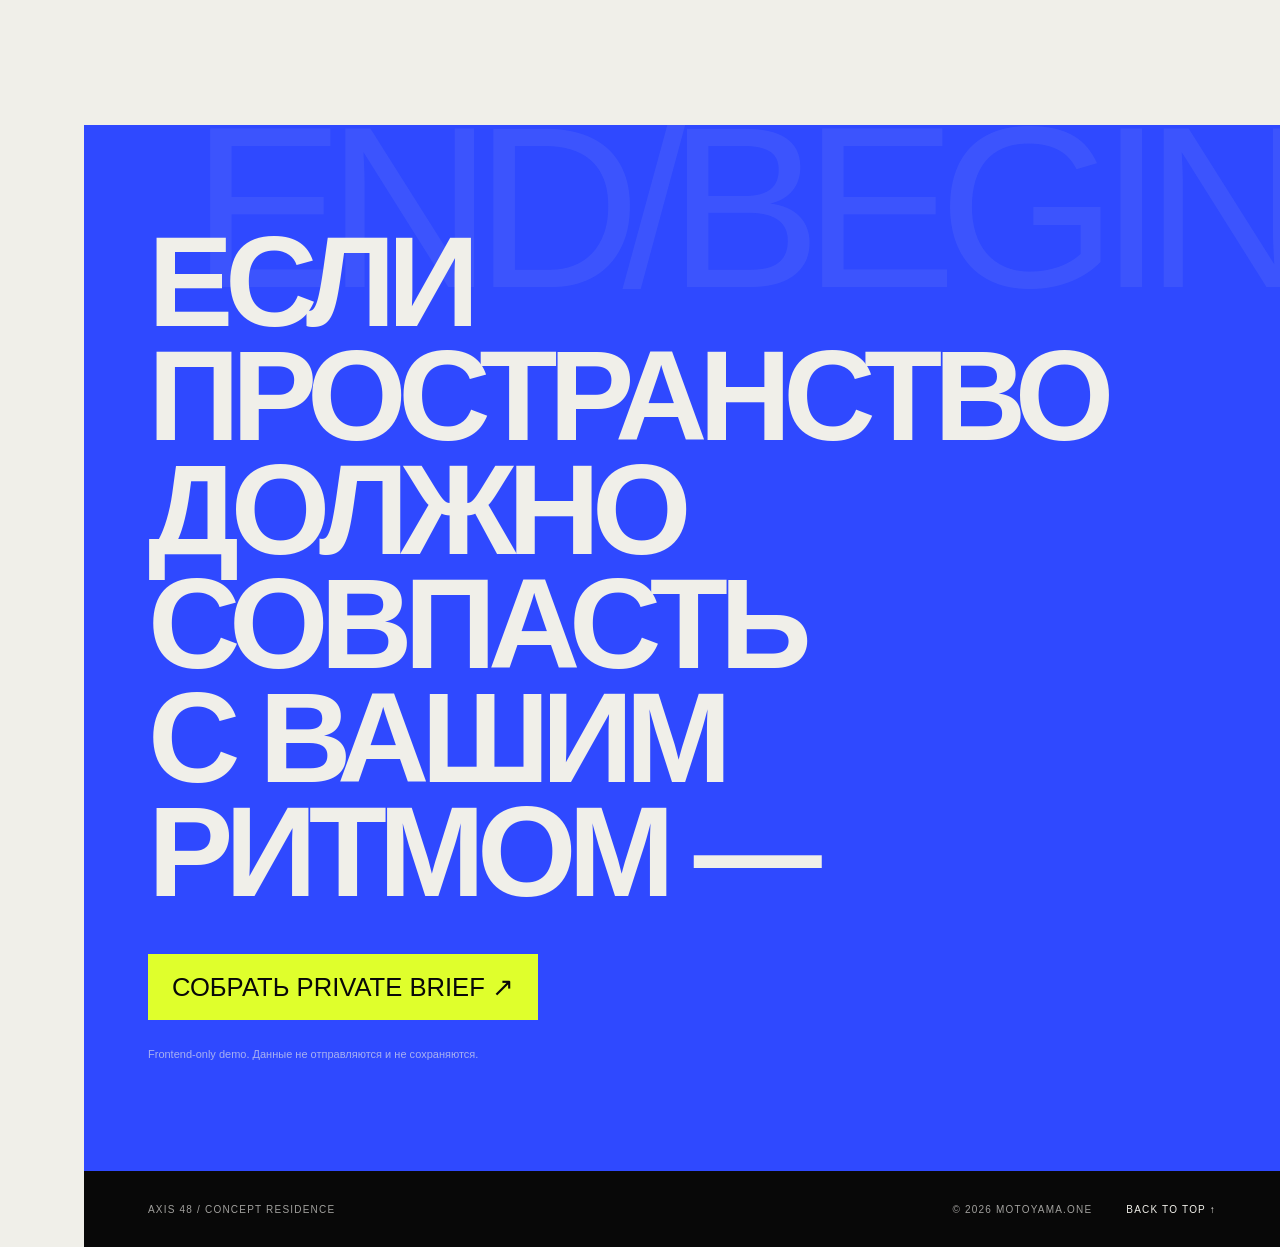
<file: 08-axis-48/index.html>
<!doctype html>
<html lang="ru">
<head>
  <meta charset="utf-8">
  <meta name="viewport" content="width=device-width, initial-scale=1">
  <meta name="description" content="AXIS 48 — концептуальный premium real estate landing page: архитектура, планировки, материалы, инженерия и сценарии жизни.">
  <meta name="theme-color" content="#0a0a0a">
  <title>AXIS 48 — Urban Residences</title>
  <link rel="icon" href="assets/img/favicon.svg" type="image/svg+xml">
  <link rel="stylesheet" href="assets/css/style.css">
</head>
<body>
  <a class="skip-link" href="#main">К содержанию</a>

  <div class="noise" aria-hidden="true"></div>

  <header class="site-header" data-header>
    <a class="brand" href="#top" aria-label="AXIS 48 — наверх">
      <span class="brand-mark">A/48</span>
      <span class="brand-name">AXIS RESIDENCES</span>
    </a>

    <button class="menu-toggle" type="button" aria-expanded="false" aria-controls="mobile-menu" data-menu-toggle>
      <span>Menu</span>
      <span class="menu-toggle-lines" aria-hidden="true"></span>
    </button>

    <nav class="desktop-rail" aria-label="Основная навигация">
      <a href="#concept"><span>01</span>Concept</a>
      <a href="#sequence"><span>02</span>Spaces</a>
      <a href="#stack"><span>03</span>Stack</a>
      <a href="#systems"><span>04</span>Systems</a>
      <a href="#context"><span>05</span>Context</a>
      <a href="#inventory"><span>06</span>Inventory</a>
    </nav>
  </header>

  <div class="mobile-menu" id="mobile-menu" data-mobile-menu hidden>
    <nav aria-label="Мобильная навигация">
      <a href="#concept">01 — Concept</a>
      <a href="#sequence">02 — Spaces</a>
      <a href="#stack">03 — Stack</a>
      <a href="#systems">04 — Systems</a>
      <a href="#context">05 — Context</a>
      <a href="#inventory">06 — Inventory</a>
    </nav>
    <button class="mobile-menu-cta" type="button" data-open-brief>Собрать private brief</button>
  </div>

  <main id="main">
    <section class="hero" id="top" aria-labelledby="hero-title">
      <div class="hero-code" aria-hidden="true">48°11′ / 37M</div>
      <div class="hero-visual">
        <img src="assets/img/axis-building.svg" alt="Абстрактная архитектурная визуализация башни AXIS 48" width="1100" height="1320">
        <div class="hero-orbit hero-orbit-a" aria-hidden="true"></div>
        <div class="hero-orbit hero-orbit-b" aria-hidden="true"></div>
      </div>

      <div class="hero-copy">
        <p class="eyebrow">Urban residences / spatial living</p>
        <h1 id="hero-title"><span>AXIS</span><span>48</span></h1>
        <p class="hero-lead">Дом, где архитектура работает не как фон, а как интерфейс повседневной жизни.</p>
      </div>

      <div class="hero-index" aria-label="Ключевые характеристики концепта">
        <div><strong>24</strong><span>резиденции в концепте</span></div>
        <div><strong>4</strong><span>пространственных сценария</span></div>
        <div><strong>01</strong><span>закрытый внутренний двор</span></div>
      </div>

      <div class="hero-actions">
        <a class="text-link" href="#sequence">Войти в пространство <span aria-hidden="true">↘</span></a>
        <button class="signal-button" type="button" data-open-brief>
          <span class="signal-dot" aria-hidden="true"></span>
          Private brief
        </button>
      </div>
    </section>

    <section class="concept" id="concept" aria-labelledby="concept-title">
      <div class="concept-label">01 / Architectural stance</div>
      <div class="concept-main">
        <h2 id="concept-title">Не статус.<br><em>Точность пространства.</em></h2>
        <p>AXIS 48 — демонстрационный архитектурный концепт для портфолио. Здесь нет попытки продавать статус через золото и мрамор: ценность строится вокруг света, тишины, логики маршрутов и качества приватных границ.</p>
      </div>
      <div class="concept-notes">
        <article>
          <span>01</span>
          <h3>Свет как материал</h3>
          <p>Глубокие проёмы, боковые окна и внутренние отражающие плоскости создают разные световые сценарии в течение дня.</p>
        </article>
        <article>
          <span>02</span>
          <h3>Маршрут без шума</h3>
          <p>Гостевые, хозяйственные и приватные зоны разведены так, чтобы повседневные процессы не пересекались без необходимости.</p>
        </article>
        <article>
          <span>03</span>
          <h3>Граница без стены</h3>
          <p>Террасы, буферные холлы и зелёные карманы формируют дистанцию между городом и личным пространством.</p>
        </article>
      </div>
    </section>

    <section class="sequence" id="sequence" aria-labelledby="sequence-title">
      <div class="section-kicker">02 / Spatial sequence</div>
      <div class="sequence-head">
        <h2 id="sequence-title">Три пространства.<br>Три разных ритма.</h2>
        <p>Не галерея интерьеров, а смена сценариев — от утреннего света до вечернего двора.</p>
      </div>

      <div class="scene-switcher" role="tablist" aria-label="Выбор пространства">
        <button class="scene-tab is-active" type="button" role="tab" aria-selected="true" data-scene="living">01 Living</button>
        <button class="scene-tab" type="button" role="tab" aria-selected="false" data-scene="terrace">02 Terrace</button>
        <button class="scene-tab" type="button" role="tab" aria-selected="false" data-scene="courtyard">03 Courtyard</button>
      </div>

      <div class="scene-stage" data-scene-stage>
        <figure class="scene-figure">
          <img src="assets/img/living-room.svg" alt="Абстрактная визуализация гостиной AXIS 48" width="1500" height="900" data-scene-image>
          <figcaption>Living room / 07:40</figcaption>
        </figure>
        <div class="scene-meta" data-scene-meta>
          <span class="scene-number">01</span>
          <div>
            <h3>Living plane</h3>
            <p>Единая дневная плоскость объединяет кухню, столовую и гостиную, но меняет масштаб через уровень потолка и направление света.</p>
          </div>
          <dl>
            <div><dt>Сценарий</dt><dd>Morning / social</dd></div>
            <div><dt>Свет</dt><dd>East + reflected</dd></div>
            <div><dt>Порог</dt><dd>Low visual noise</dd></div>
          </dl>
        </div>
      </div>
    </section>

    <section class="stack" id="stack" aria-labelledby="stack-title">
      <div class="stack-copy">
        <div class="section-kicker">03 / Residence stack</div>
        <h2 id="stack-title">Дом читается<br>по вертикали.</h2>
        <p>Выберите уровень. Вместо карточек — один разрез здания, где меняются ориентация, глубина террасы и характер приватности.</p>
        <div class="stack-legend">
          <span><i class="legend-dot dot-blue"></i>City</span>
          <span><i class="legend-dot dot-lime"></i>Garden</span>
          <span><i class="legend-dot dot-orange"></i>Sky</span>
        </div>
      </div>

      <div class="stack-machine" data-stack-machine>
        <div class="stack-lines" aria-hidden="true"></div>
        <button class="floor floor-6 is-active" type="button" data-floor="6"><span>06</span><b>Sky house</b><em>верхний уровень</em></button>
        <button class="floor floor-5" type="button" data-floor="5"><span>05</span><b>Panorama</b><em>угловой свет</em></button>
        <button class="floor floor-4" type="button" data-floor="4"><span>04</span><b>Gallery</b><em>длинная перспектива</em></button>
        <button class="floor floor-3" type="button" data-floor="3"><span>03</span><b>Garden</b><em>зелёный буфер</em></button>
      </div>

      <div class="stack-data" data-stack-data>
        <span class="stack-data-code">R/06</span>
        <h3>Sky house</h3>
        <p>Максимальная дистанция от улицы, расширенная терраса и отдельный сценарий вечерней гостиной.</p>
        <div class="stack-data-grid">
          <div><strong>142–168</strong><span>м² демонстрационная площадь</span></div>
          <div><strong>3–4</strong><span>приватные комнаты</span></div>
          <div><strong>2</strong><span>ориентации света</span></div>
          <div><strong>01</strong><span>терраса-галерея</span></div>
        </div>
        <p class="fineprint">Параметры на странице используются как демонстрационные значения для концепта и не являются предложением реального объекта.</p>
      </div>
    </section>

    <section class="atmosphere" aria-labelledby="atmosphere-title">
      <div class="atmosphere-stage" data-atmosphere-stage>
        <div class="atmosphere-glow" aria-hidden="true"></div>
        <div class="atmosphere-copy">
          <div class="section-kicker">Atmosphere engine</div>
          <h2 id="atmosphere-title">Настройте<br>ощущение пространства.</h2>
          <p>Интерактивная демонстрация того, как свет и приватность меняют характер одной и той же комнаты.</p>
        </div>
        <div class="atmosphere-controls">
          <label>
            <span>Дневной свет <output data-light-output>68%</output></span>
            <input type="range" min="15" max="100" value="68" data-light-range>
          </label>
          <label>
            <span>Приватность <output data-privacy-output>54%</output></span>
            <input type="range" min="0" max="100" value="54" data-privacy-range>
          </label>
        </div>
        <div class="atmosphere-status" data-atmosphere-status>Bright / balanced / semi-private</div>
      </div>
    </section>

    <section class="systems" id="systems" aria-labelledby="systems-title">
      <div class="systems-intro">
        <div class="section-kicker">04 / Invisible systems</div>
        <h2 id="systems-title">Комфорт живёт<br>в невидимом слое.</h2>
        <p>Инженерные решения показаны не как список оборудования, а как связанная система: воздух, акустика, доступ, сервис и обслуживание.</p>
      </div>

      <div class="system-orbit" data-system-orbit>
        <div class="orbit-core">
          <span>AXIS</span>
          <b>CONTROL</b>
        </div>
        <button class="orbit-node node-air is-active" type="button" data-system="air">AIR</button>
        <button class="orbit-node node-sound" type="button" data-system="sound">SOUND</button>
        <button class="orbit-node node-access" type="button" data-system="access">ACCESS</button>
        <button class="orbit-node node-service" type="button" data-system="service">SERVICE</button>
      </div>

      <div class="system-detail" data-system-detail>
        <span>01 / Air</span>
        <h3>Воздух без ощущения техники</h3>
        <p>Концепция предполагает скрытые зоны подачи воздуха, раздельное управление дневной и приватной частью и сервисные маршруты без вмешательства в жилые помещения.</p>
        <ul>
          <li>раздельные климатические зоны;</li>
          <li>контролируемое проветривание;</li>
          <li>скрытый доступ к обслуживанию;</li>
          <li>ночной тихий режим.</li>
        </ul>
      </div>
    </section>

    <section class="materials" aria-label="Материалы концепта">
      <div class="material-strip">
        <span>ANODIZED ALUMINIUM</span>
        <span>SMOKED OAK</span>
        <span>MINERAL PLASTER</span>
        <span>TEXTURED GLASS</span>
        <span>BRUSHED STEEL</span>
        <span>WOOL TEXTILE</span>
      </div>
      <div class="material-samples" aria-hidden="true">
        <div class="sample sample-1"></div>
        <div class="sample sample-2"></div>
        <div class="sample sample-3"></div>
        <div class="sample sample-4"></div>
      </div>
    </section>

    <section class="context" id="context" aria-labelledby="context-title">
      <div class="context-map" aria-hidden="true">
        <div class="map-ring ring-1"></div>
        <div class="map-ring ring-2"></div>
        <div class="map-ring ring-3"></div>
        <div class="map-axis">AXIS/48</div>
        <span class="map-node map-node-a">01</span>
        <span class="map-node map-node-b">02</span>
        <span class="map-node map-node-c">03</span>
        <span class="map-node map-node-d">04</span>
      </div>
      <div class="context-copy">
        <div class="section-kicker">05 / Context, not address</div>
        <h2 id="context-title">Место описывается<br>не улицей, а временем.</h2>
        <p>Вместо выдуманного адреса — демонстрационная модель окружения: четыре повседневных направления и ориентиры по времени.</p>
        <div class="context-list">
          <button type="button" data-context="01"><span>01</span><b>Culture</b><em>8–12 min</em></button>
          <button type="button" data-context="02"><span>02</span><b>Daily market</b><em>4–7 min</em></button>
          <button type="button" data-context="03"><span>03</span><b>Park line</b><em>6–10 min</em></button>
          <button type="button" data-context="04"><span>04</span><b>Business core</b><em>12–18 min</em></button>
        </div>
        <p class="context-detail" data-context-detail>Культурный маршрут: галереи, камерные сцены и общественные пространства в пешей или короткой транспортной доступности.</p>
      </div>
    </section>

    <section class="inventory" id="inventory" aria-labelledby="inventory-title">
      <div class="inventory-head">
        <div class="section-kicker">06 / Residence index</div>
        <h2 id="inventory-title">Не каталог.<br>Индекс сценариев.</h2>
        <p>Фильтр помогает сравнить тип резиденции по числу приватных комнат и характеру пространства. Статусы — демонстрационные.</p>
      </div>

      <div class="inventory-filter" role="group" aria-label="Фильтр резиденций">
        <button class="is-active" type="button" data-filter="all">Все</button>
        <button type="button" data-filter="2">2 комнаты</button>
        <button type="button" data-filter="3">3 комнаты</button>
        <button type="button" data-filter="4">4 комнаты</button>
      </div>

      <div class="inventory-list" data-inventory-list>
        <article data-rooms="2">
          <span class="inventory-code">R/03.2</span>
          <h3>Garden line</h3>
          <p>Две приватные комнаты, прямой визуальный контакт с зелёным буфером.</p>
          <dl><div><dt>Area</dt><dd>94–108 м²</dd></div><div><dt>Terrace</dt><dd>12–18 м²</dd></div><div><dt>Light</dt><dd>East</dd></div></dl>
          <em class="status status-open">concept / open</em>
        </article>
        <article data-rooms="3">
          <span class="inventory-code">R/04.1</span>
          <h3>Gallery line</h3>
          <p>Три приватные комнаты и вытянутая дневная перспектива вдоль фасада.</p>
          <dl><div><dt>Area</dt><dd>118–136 м²</dd></div><div><dt>Terrace</dt><dd>18–24 м²</dd></div><div><dt>Light</dt><dd>South / east</dd></div></dl>
          <em class="status status-hold">concept / hold</em>
        </article>
        <article data-rooms="3">
          <span class="inventory-code">R/05.3</span>
          <h3>Panorama line</h3>
          <p>Угловая гостиная, две ориентации и отдельный вход в мастер-зону.</p>
          <dl><div><dt>Area</dt><dd>126–148 м²</dd></div><div><dt>Terrace</dt><dd>20–28 м²</dd></div><div><dt>Light</dt><dd>West / south</dd></div></dl>
          <em class="status status-open">concept / open</em>
        </article>
        <article data-rooms="4">
          <span class="inventory-code">R/06.1</span>
          <h3>Sky house</h3>
          <p>Четыре приватные комнаты, расширенная терраса и вечерняя гостиная.</p>
          <dl><div><dt>Area</dt><dd>142–168 м²</dd></div><div><dt>Terrace</dt><dd>32–46 м²</dd></div><div><dt>Light</dt><dd>Triple aspect</dd></div></dl>
          <em class="status status-open">concept / open</em>
        </article>
      </div>
    </section>

    <section class="closing" aria-labelledby="closing-title">
      <div class="closing-code" aria-hidden="true">END/BEGIN</div>
      <h2 id="closing-title">Если пространство<br>должно совпасть<br>с вашим ритмом —</h2>
      <button class="closing-action" type="button" data-open-brief>собрать private brief <span aria-hidden="true">↗</span></button>
      <p>Frontend-only demo. Данные не отправляются и не сохраняются.</p>
    </section>
  </main>

  <footer class="footer">
    <span>AXIS 48 / Concept residence</span>
    <span>© <span data-year>XXI</span> <a href="https://motoyama.one/" target="_blank" rel="noopener noreferrer" style="color: inherit;">MOTOYAMA.ONE</a></span>
    <a href="#top">Back to top ↑</a>
  </footer>

  <dialog class="brief-dialog" data-brief-dialog aria-labelledby="brief-title">
    <form method="dialog" class="brief-shell">
      <button class="dialog-close" type="submit" value="cancel" aria-label="Закрыть">×</button>
      <div class="brief-index">PRIVATE / 06</div>
      <h2 id="brief-title">Соберите пространственный brief</h2>
      <p>Никакой отправки данных: выбор формирует демонстрационное резюме внутри страницы.</p>

      <fieldset>
        <legend>Сценарий</legend>
        <label><input type="radio" name="scenario" value="Private retreat" checked><span>Private retreat</span></label>
        <label><input type="radio" name="scenario" value="Family base"><span>Family base</span></label>
        <label><input type="radio" name="scenario" value="City residence"><span>City residence</span></label>
      </fieldset>

      <fieldset>
        <legend>Приоритет</legend>
        <label><input type="radio" name="priority" value="Тишина" checked><span>Тишина</span></label>
        <label><input type="radio" name="priority" value="Свет"><span>Свет</span></label>
        <label><input type="radio" name="priority" value="Терраса"><span>Терраса</span></label>
      </fieldset>

      <fieldset>
        <legend>Количество приватных комнат</legend>
        <label><input type="radio" name="rooms" value="2"><span>2</span></label>
        <label><input type="radio" name="rooms" value="3" checked><span>3</span></label>
        <label><input type="radio" name="rooms" value="4"><span>4</span></label>
      </fieldset>

      <button class="brief-build" type="button" data-build-brief>Сформировать резюме</button>
      <div class="brief-result" data-brief-result hidden></div>
    </form>
  </dialog>

  <script src="assets/js/app.js" defer></script>
</body>
</html>
</file>
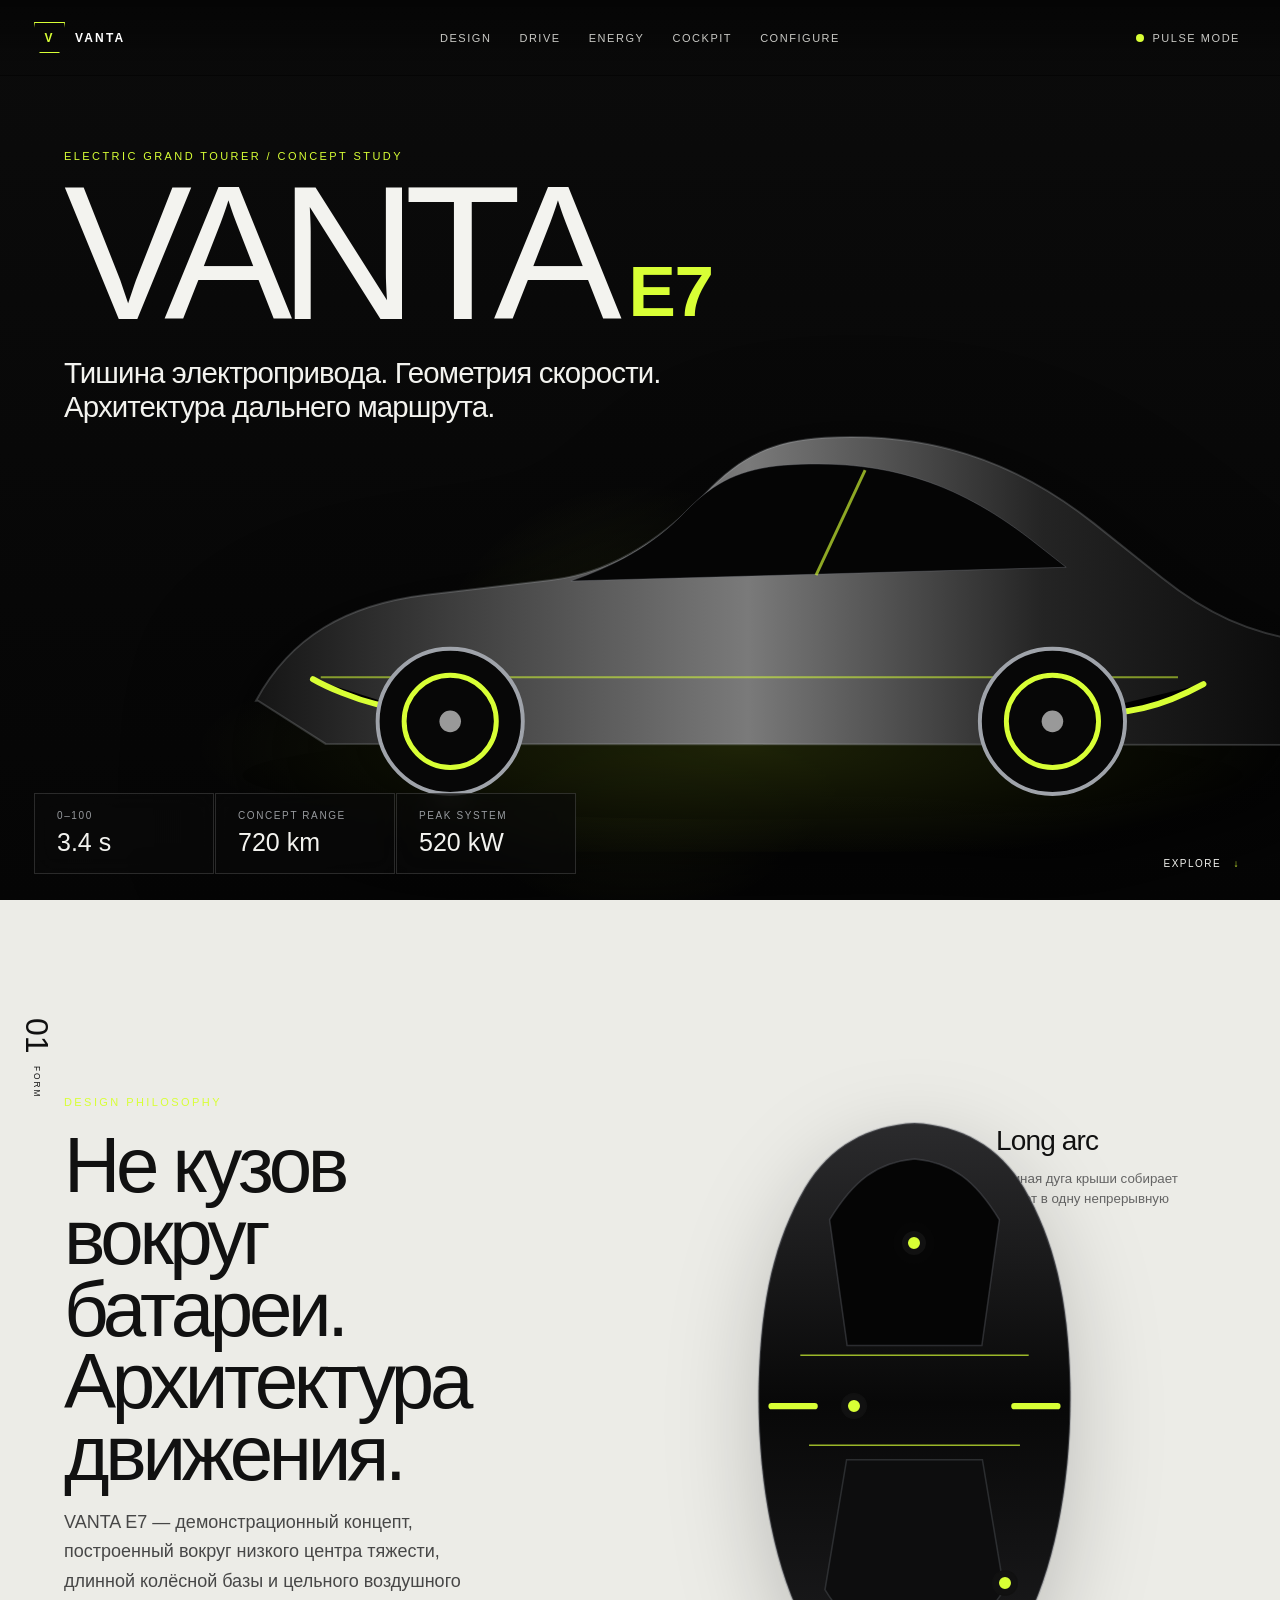
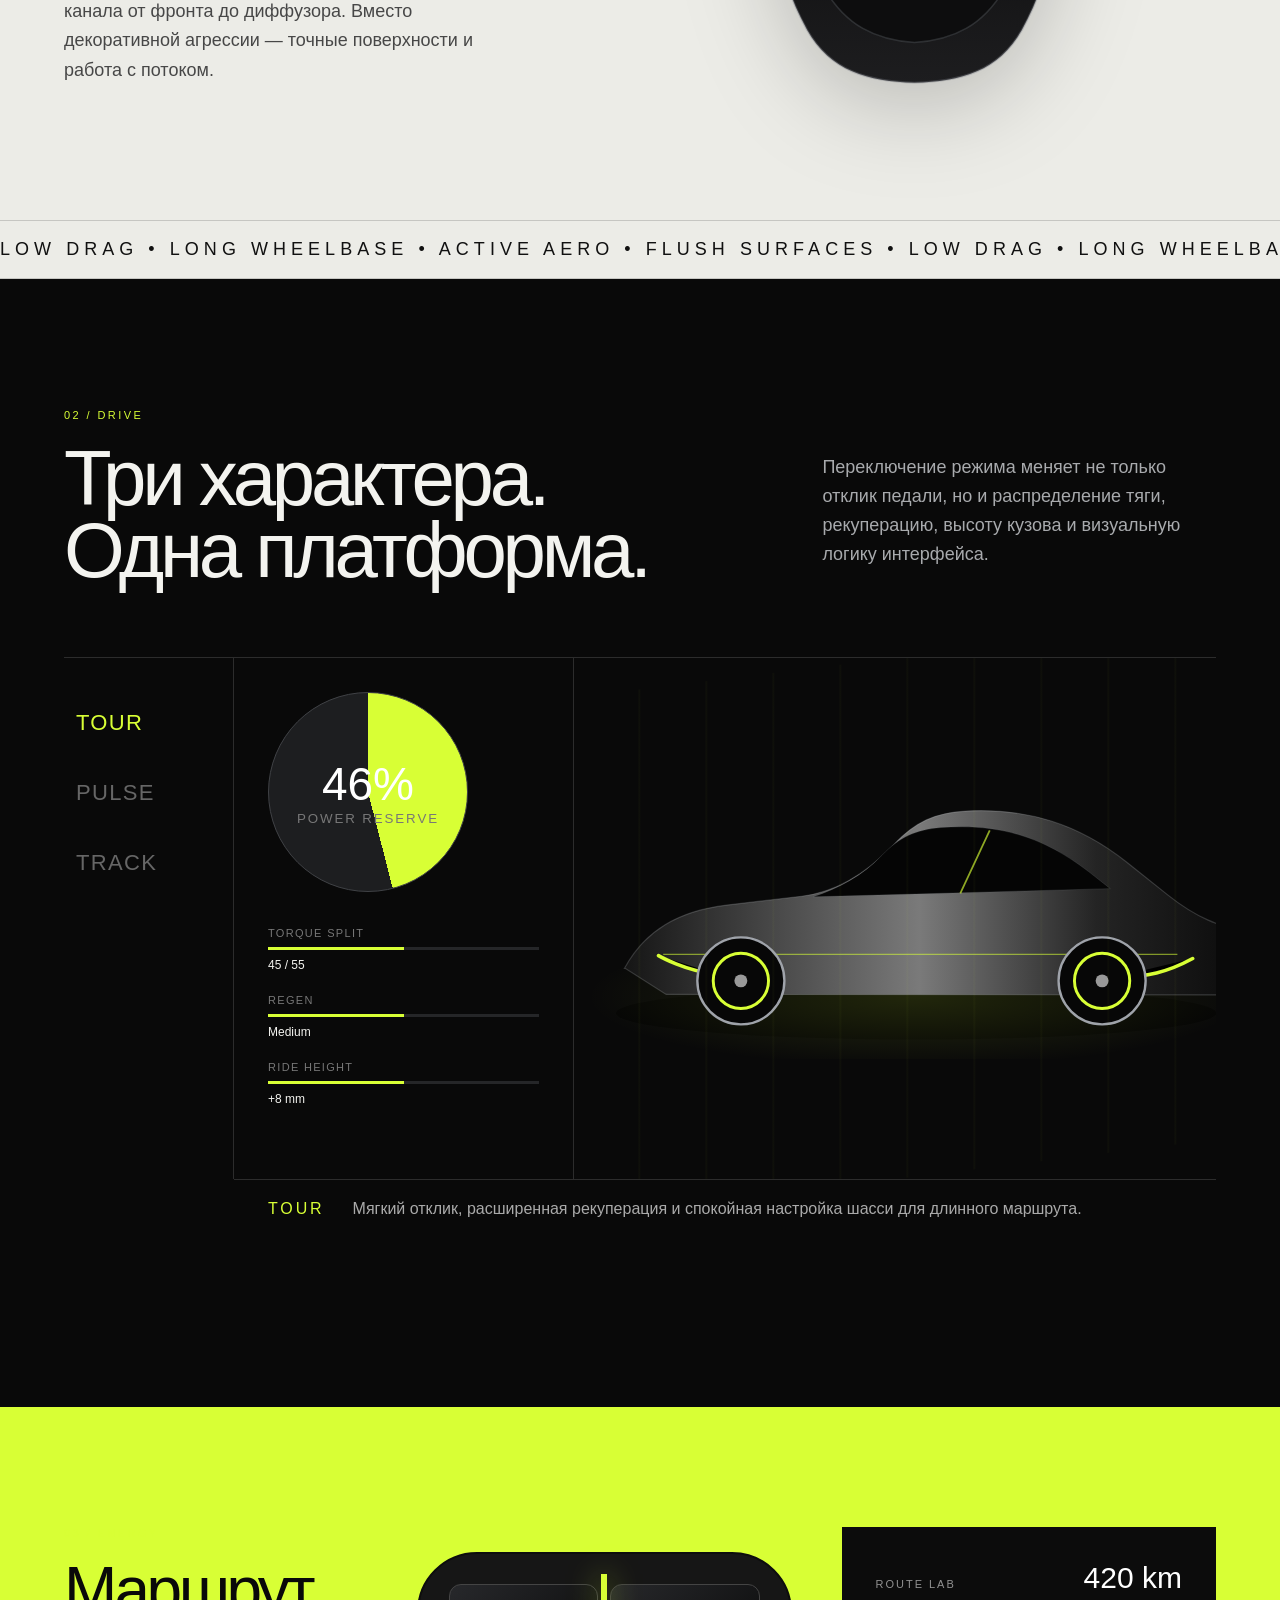
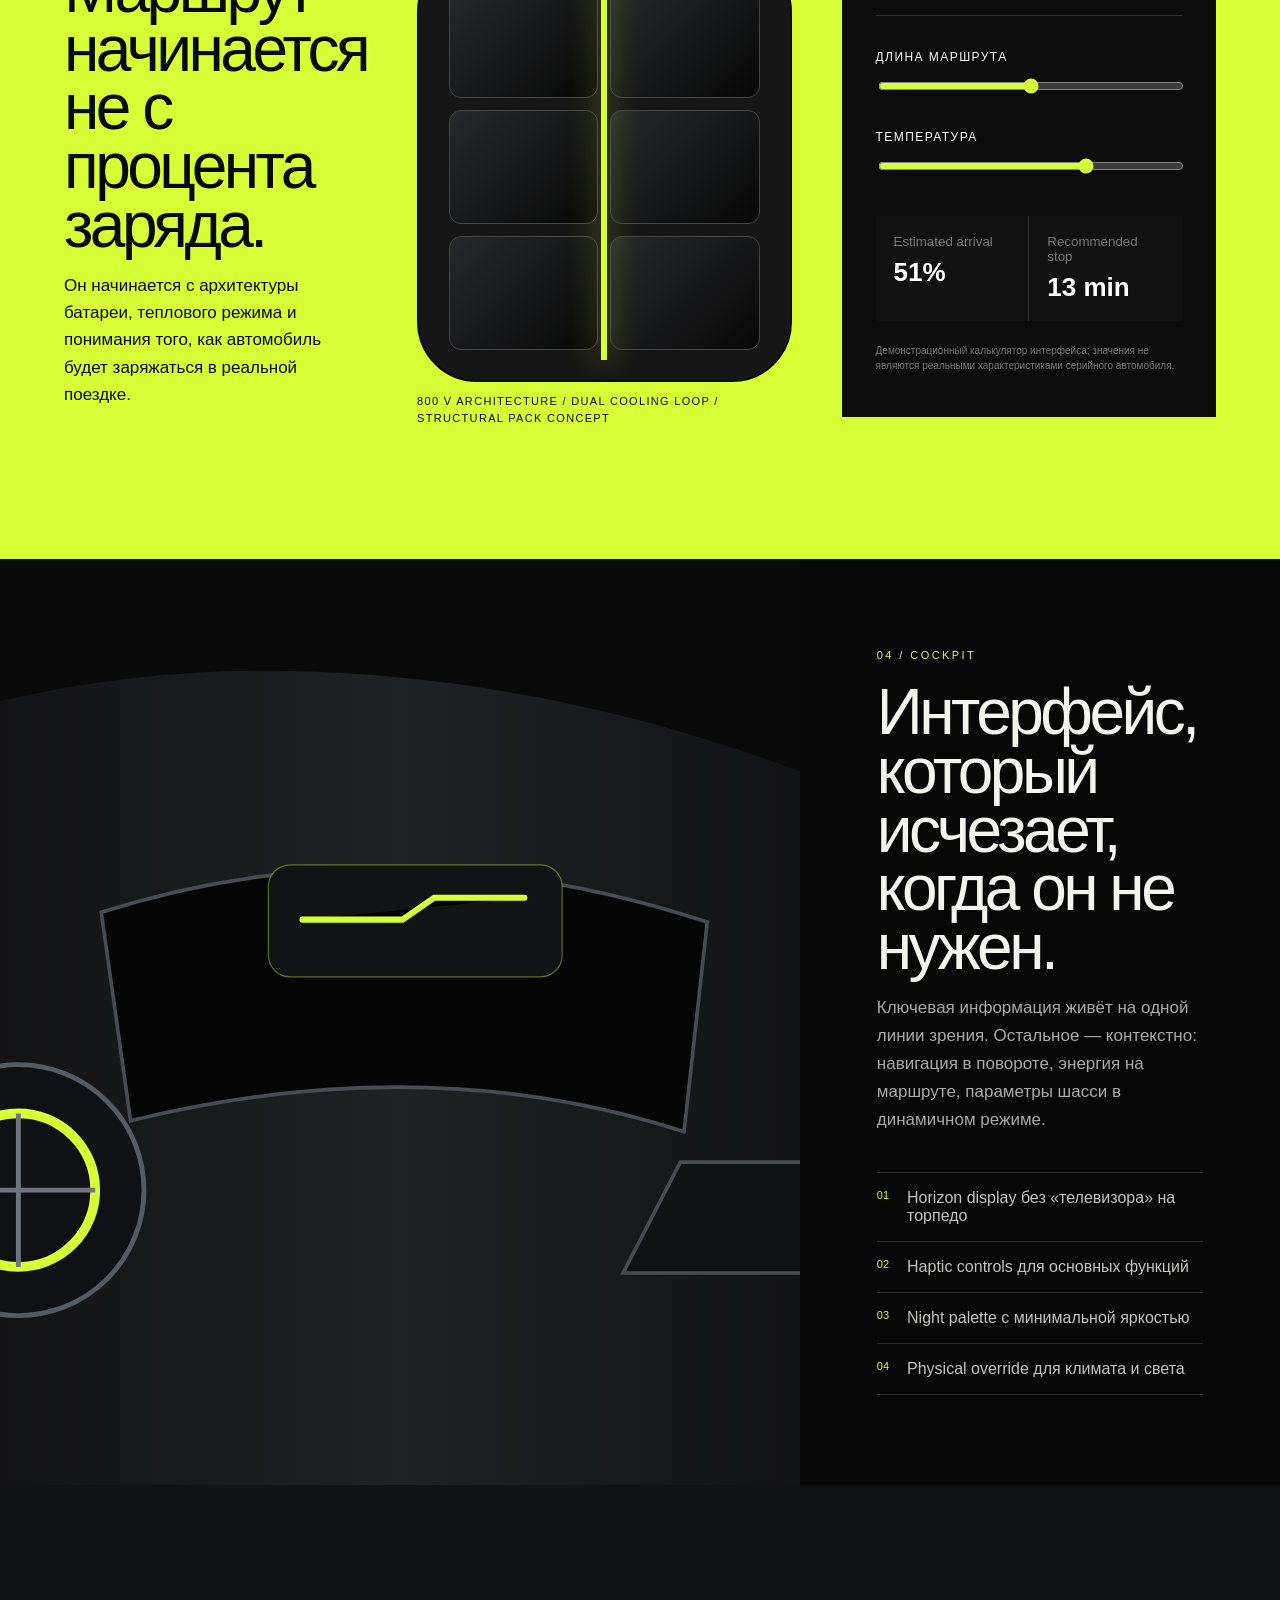
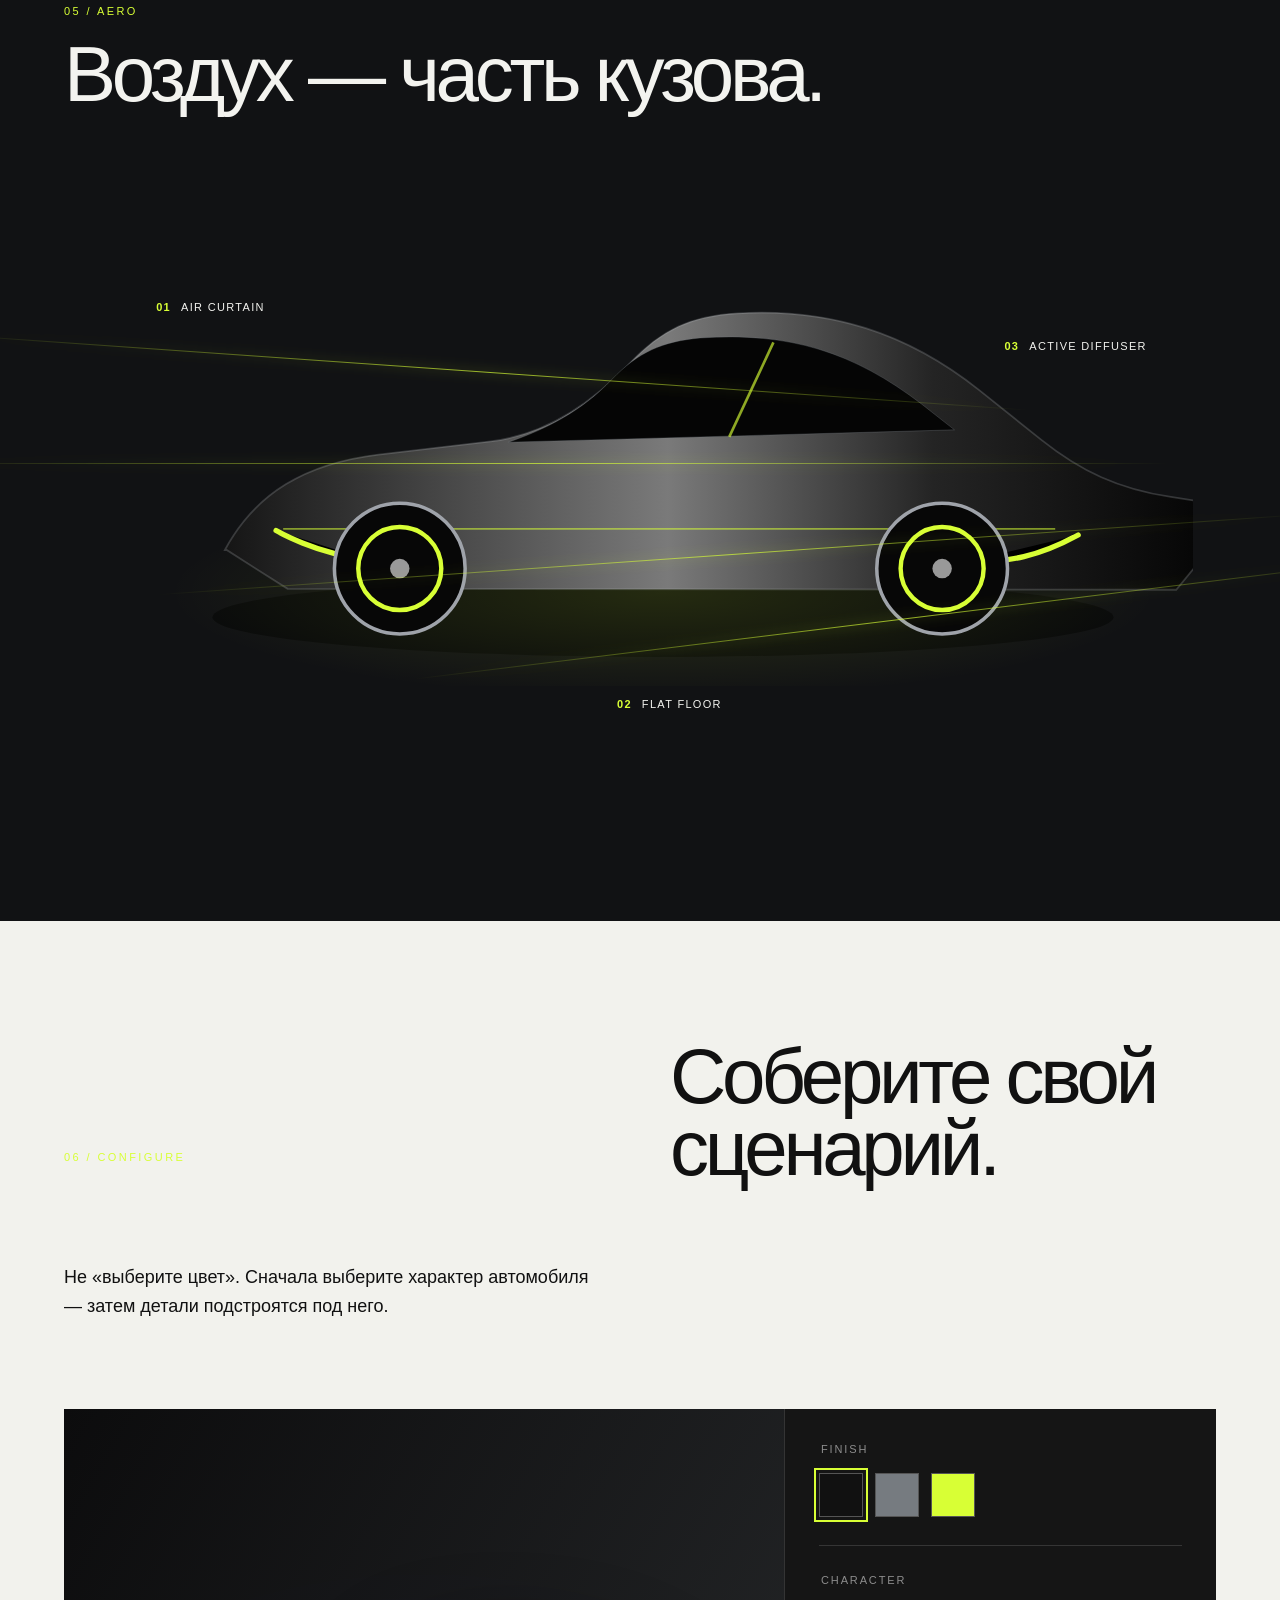
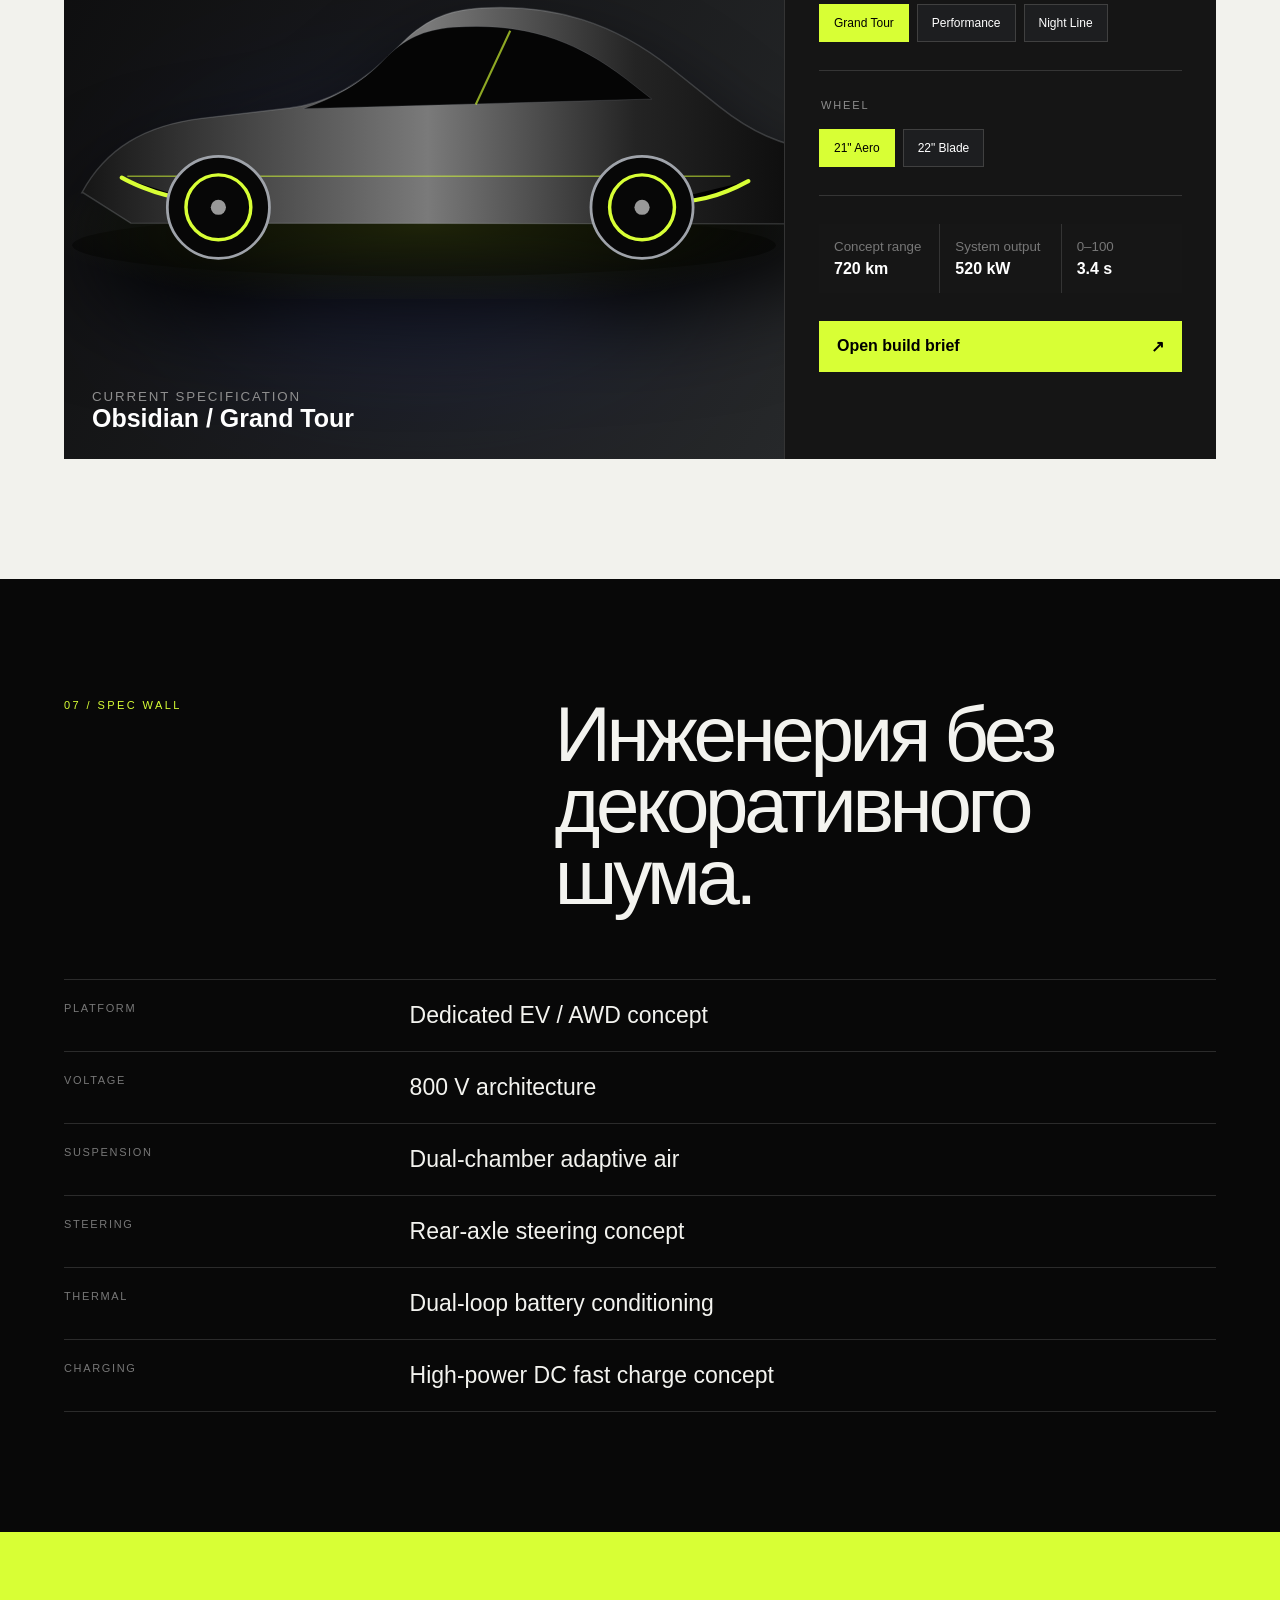
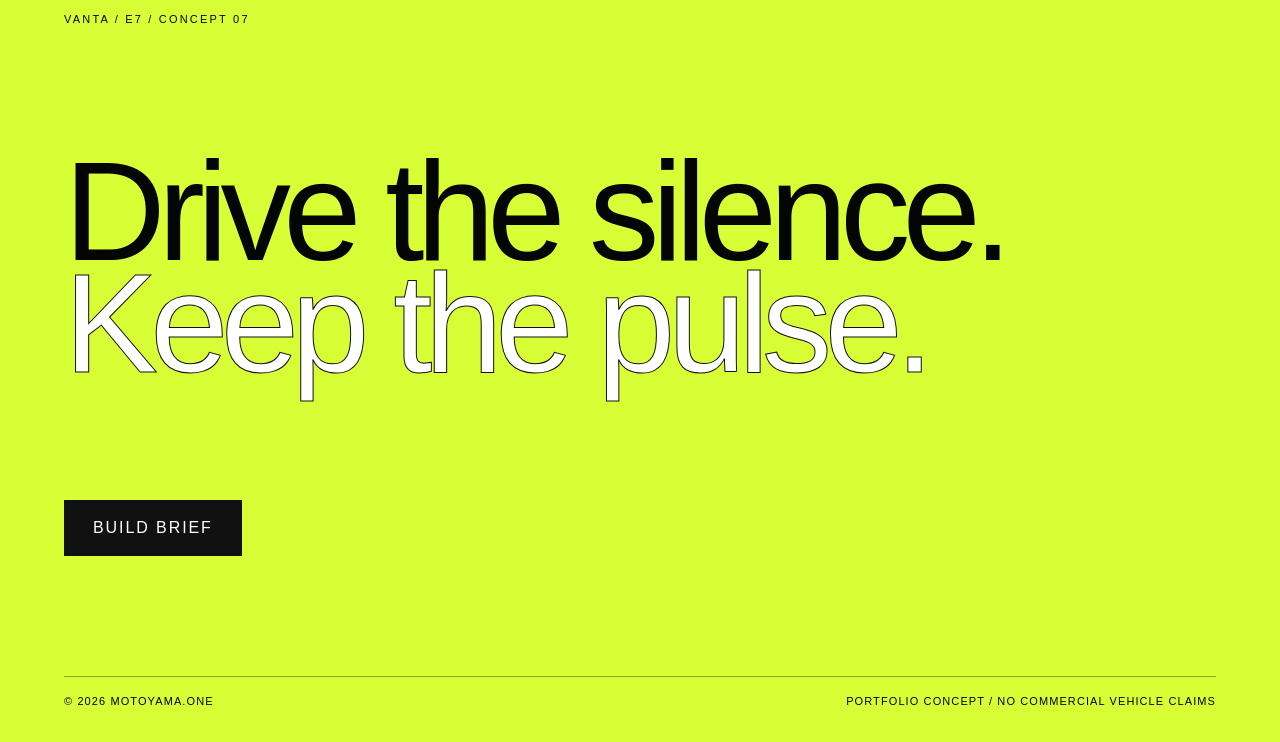
<file: 09-vanta-e7/index.html>
<!doctype html>
<html lang="ru">
<head>
  <meta charset="utf-8">
  <meta name="viewport" content="width=device-width, initial-scale=1">
  <title>VANTA E7 — Electric Grand Tourer</title>
  <meta name="description" content="Концепт премиального электрического grand tourer: динамика, архитектура батареи, зарядка, cockpit и интерактивная конфигурация.">
  <meta name="theme-color" content="#080808">
  <link rel="icon" href="assets/img/favicon.svg" type="image/svg+xml">
  <link rel="stylesheet" href="assets/css/style.css">
</head>
<body>
  <a class="skip-link" href="#main">К содержанию</a>

  <header class="topbar" data-topbar>
    <a class="brand" href="#hero" aria-label="VANTA — наверх"><span class="brand-mark">V</span><span>VANTA</span></a>
    <nav class="nav" aria-label="Основная навигация" data-nav>
      <a href="#design">Design</a><a href="#drive">Drive</a><a href="#energy">Energy</a><a href="#cockpit">Cockpit</a><a href="#configure">Configure</a>
    </nav>
    <button class="menu-btn" type="button" aria-label="Открыть меню" aria-expanded="false" data-menu><span></span><span></span></button>
    <button class="sound-btn" type="button" data-sound aria-pressed="false"><span class="pulse-dot"></span> Pulse mode</button>
  </header>

  <main id="main">
    <section class="hero" id="hero" aria-labelledby="hero-title">
      <div class="hero-lines" aria-hidden="true"></div>
      <div class="hero-copy">
        <p class="eyebrow">Electric grand tourer / concept study</p>
        <h1 id="hero-title"><span>VANTA</span><strong>E7</strong></h1>
        <p class="hero-lead">Тишина электропривода. Геометрия скорости. Архитектура дальнего маршрута.</p>
      </div>
      <div class="hero-vehicle" aria-hidden="true"><img src="assets/img/vehicle-side.svg" alt=""></div>
      <div class="hero-specs" aria-label="Ключевые демонстрационные характеристики">
        <div><span>0–100</span><strong>3.4 s</strong></div>
        <div><span>Concept range</span><strong>720 km</strong></div>
        <div><span>Peak system</span><strong>520 kW</strong></div>
      </div>
      <button class="hero-scroll" type="button" data-scroll="#design">Explore <span>↓</span></button>
    </section>

    <section class="chapter chapter-light" id="design">
      <div class="chapter-index"><span>01</span><small>FORM</small></div>
      <div class="design-layout">
        <div class="design-copy reveal">
          <p class="kicker">Design philosophy</p>
          <h2>Не кузов вокруг батареи.<br>Архитектура движения.</h2>
          <p>VANTA E7 — демонстрационный концепт, построенный вокруг низкого центра тяжести, длинной колёсной базы и цельного воздушного канала от фронта до диффузора. Вместо декоративной агрессии — точные поверхности и работа с потоком.</p>
        </div>
        <div class="shape-stage reveal" data-shape-stage>
          <div class="shape-copy"><span data-shape-title>Long arc</span><small data-shape-text>Единая дуга крыши собирает силуэт в одну непрерывную линию.</small></div>
          <img src="assets/img/vehicle-top.svg" alt="Схематичный вид VANTA E7 сверху">
          <button class="hotspot h1 is-active" type="button" data-shape="0" aria-label="Показать Long arc"></button>
          <button class="hotspot h2" type="button" data-shape="1" aria-label="Показать Aero tunnel"></button>
          <button class="hotspot h3" type="button" data-shape="2" aria-label="Показать Light blade"></button>
        </div>
      </div>
      <div class="ticker" aria-hidden="true"><div>LOW DRAG • LONG WHEELBASE • ACTIVE AERO • FLUSH SURFACES • LOW DRAG • LONG WHEELBASE • ACTIVE AERO • FLUSH SURFACES •</div></div>
    </section>

    <section class="drive" id="drive">
      <div class="drive-head reveal">
        <div><p class="kicker">02 / DRIVE</p><h2>Три характера.<br>Одна платформа.</h2></div>
        <p>Переключение режима меняет не только отклик педали, но и распределение тяги, рекуперацию, высоту кузова и визуальную логику интерфейса.</p>
      </div>
      <div class="drive-console reveal">
        <div class="mode-rail" role="tablist" aria-label="Режим движения">
          <button role="tab" aria-selected="true" data-mode="tour">TOUR</button>
          <button role="tab" aria-selected="false" data-mode="pulse">PULSE</button>
          <button role="tab" aria-selected="false" data-mode="track">TRACK</button>
        </div>
        <div class="telemetry">
          <div class="telemetry-ring" data-ring><span data-power>46%</span><small>power reserve</small></div>
          <div class="telemetry-bars">
            <div><span>Torque split</span><b><i data-bar="torque"></i></b><strong data-torque>45 / 55</strong></div>
            <div><span>Regen</span><b><i data-bar="regen"></i></b><strong data-regen>Medium</strong></div>
            <div><span>Ride height</span><b><i data-bar="ride"></i></b><strong data-ride>+8 mm</strong></div>
          </div>
        </div>
        <div class="drive-visual"><img src="assets/img/vehicle-side.svg" alt="Боковой силуэт VANTA E7"><div class="velocity-lines" aria-hidden="true"></div></div>
        <div class="mode-note"><span data-mode-name>TOUR</span><p data-mode-copy>Мягкий отклик, расширенная рекуперация и спокойная настройка шасси для длинного маршрута.</p></div>
      </div>
    </section>

    <section class="energy" id="energy">
      <div class="energy-grid">
        <article class="energy-intro reveal"><p class="kicker">03 / ENERGY</p><h2>Маршрут начинается не с процента заряда.</h2><p>Он начинается с архитектуры батареи, теплового режима и понимания того, как автомобиль будет заряжаться в реальной поездке.</p></article>
        <div class="battery-cutaway reveal" aria-label="Схема батареи"><div class="battery-shell"><span class="cell c1"></span><span class="cell c2"></span><span class="cell c3"></span><span class="cell c4"></span><span class="cell c5"></span><span class="cell c6"></span><span class="cooling"></span></div><p>800 V architecture / dual cooling loop / structural pack concept</p></div>
        <article class="charge-lab reveal">
          <div class="charge-head"><span>ROUTE LAB</span><strong data-route-km>420 km</strong></div>
          <label>Длина маршрута <input type="range" min="120" max="720" value="420" step="20" data-route></label>
          <label>Температура <input type="range" min="-20" max="35" value="18" step="1" data-temp></label>
          <div class="route-result"><div><small>Estimated arrival</small><strong data-arrival>24%</strong></div><div><small>Recommended stop</small><strong data-stop>18 min</strong></div></div>
          <p class="fineprint">Демонстрационный калькулятор интерфейса; значения не являются реальными характеристиками серийного автомобиля.</p>
        </article>
      </div>
    </section>

    <section class="cockpit" id="cockpit">
      <div class="cockpit-image reveal"><img src="assets/img/cockpit.svg" alt="Схематичная визуализация cockpit VANTA E7"></div>
      <div class="cockpit-copy reveal"><p class="kicker">04 / COCKPIT</p><h2>Интерфейс, который исчезает, когда он не нужен.</h2><p>Ключевая информация живёт на одной линии зрения. Остальное — контекстно: навигация в повороте, энергия на маршруте, параметры шасси в динамичном режиме.</p><ul><li><span>01</span> Horizon display без «телевизора» на торпедо</li><li><span>02</span> Haptic controls для основных функций</li><li><span>03</span> Night palette с минимальной яркостью</li><li><span>04</span> Physical override для климата и света</li></ul></div>
    </section>

    <section class="aero" aria-labelledby="aero-title">
      <div class="aero-head reveal"><p class="kicker">05 / AERO</p><h2 id="aero-title">Воздух — часть кузова.</h2></div>
      <div class="aero-map reveal">
        <div class="aero-car"><img src="assets/img/vehicle-side.svg" alt="Силуэт автомобиля для аэродинамической схемы"></div>
        <div class="flow f1"></div><div class="flow f2"></div><div class="flow f3"></div><div class="flow f4"></div>
        <div class="aero-label l1"><b>01</b><span>Air curtain</span></div><div class="aero-label l2"><b>02</b><span>Flat floor</span></div><div class="aero-label l3"><b>03</b><span>Active diffuser</span></div>
      </div>
    </section>

    <section class="configure" id="configure">
      <div class="config-head reveal"><p class="kicker">06 / CONFIGURE</p><h2>Соберите свой сценарий.</h2><p>Не «выберите цвет». Сначала выберите характер автомобиля — затем детали подстроятся под него.</p></div>
      <div class="configurator reveal">
        <div class="config-stage" data-config-stage>
          <img src="assets/img/vehicle-side.svg" alt="VANTA E7 в выбранной конфигурации">
          <div class="config-glow"></div>
          <div class="config-name"><small>Current specification</small><strong data-config-name>Obsidian / Grand Tour</strong></div>
        </div>
        <div class="config-controls">
          <fieldset><legend>Finish</legend><div class="swatches"><button type="button" class="swatch is-active" aria-label="Obsidian" data-finish="Obsidian" data-tone="#0f1112" style="--sw:#111"></button><button type="button" class="swatch" aria-label="Ion Silver" data-finish="Ion Silver" data-tone="#6d7277" style="--sw:#767b80"></button><button type="button" class="swatch" aria-label="Volt Acid" data-finish="Volt Acid" data-tone="#9ebd19" style="--sw:#d8ff35"></button></div></fieldset>
          <fieldset><legend>Character</legend><div class="choice-row"><button type="button" class="choice is-active" data-character="Grand Tour">Grand Tour</button><button type="button" class="choice" data-character="Performance">Performance</button><button type="button" class="choice" data-character="Night Line">Night Line</button></div></fieldset>
          <fieldset><legend>Wheel</legend><div class="choice-row"><button type="button" class="choice is-active" data-wheel="21\" Aero">21" Aero</button><button type="button" class="choice" data-wheel="22\" Blade">22" Blade</button></div></fieldset>
          <div class="config-summary"><div><small>Concept range</small><strong data-summary-range>720 km</strong></div><div><small>System output</small><strong data-summary-power>520 kW</strong></div><div><small>0–100</small><strong data-summary-accel>3.4 s</strong></div></div>
          <button class="config-cta" type="button" data-brief>Open build brief <span>↗</span></button>
        </div>
      </div>
    </section>

    <section class="specwall" aria-labelledby="spec-title">
      <div class="specwall-title reveal"><p class="kicker">07 / SPEC WALL</p><h2 id="spec-title">Инженерия без декоративного шума.</h2></div>
      <div class="spec-list reveal">
        <div><span>Platform</span><strong>Dedicated EV / AWD concept</strong></div><div><span>Voltage</span><strong>800 V architecture</strong></div><div><span>Suspension</span><strong>Dual-chamber adaptive air</strong></div><div><span>Steering</span><strong>Rear-axle steering concept</strong></div><div><span>Thermal</span><strong>Dual-loop battery conditioning</strong></div><div><span>Charging</span><strong>High-power DC fast charge concept</strong></div>
      </div>
    </section>

    <section class="closing">
      <p class="closing-top">VANTA / E7 / CONCEPT 07</p>
      <h2>Drive the silence.<br><em>Keep the pulse.</em></h2>
      <button type="button" data-brief>Build brief</button>
      <footer><span>© <span data-year>XXI</span> <a href="https://motoyama.one/" target="_blank" rel="noopener noreferrer" style="color: inherit; text-decoration: none;">MOTOYAMA.ONE</a></span><span>Portfolio concept / no commercial vehicle claims</span></footer>
    </section>
  </main>

  <dialog class="brief" data-dialog>
    <button class="dialog-close" type="button" data-dialog-close aria-label="Закрыть">×</button>
    <p class="kicker">BUILD BRIEF</p><h2>VANTA E7</h2><div class="brief-grid"><div><span>Finish</span><strong data-brief-finish>Obsidian</strong></div><div><span>Character</span><strong data-brief-character>Grand Tour</strong></div><div><span>Wheel</span><strong data-brief-wheel>21&quot; Aero</strong></div></div><p>Это демонстрационный конфигуратор для портфолио. Данные не отправляются и не сохраняются.</p><button type="button" class="dialog-ok" data-dialog-close>Close brief</button>
  </dialog>

  <script src="assets/js/app.js"></script>
</body>
</html>
</file>
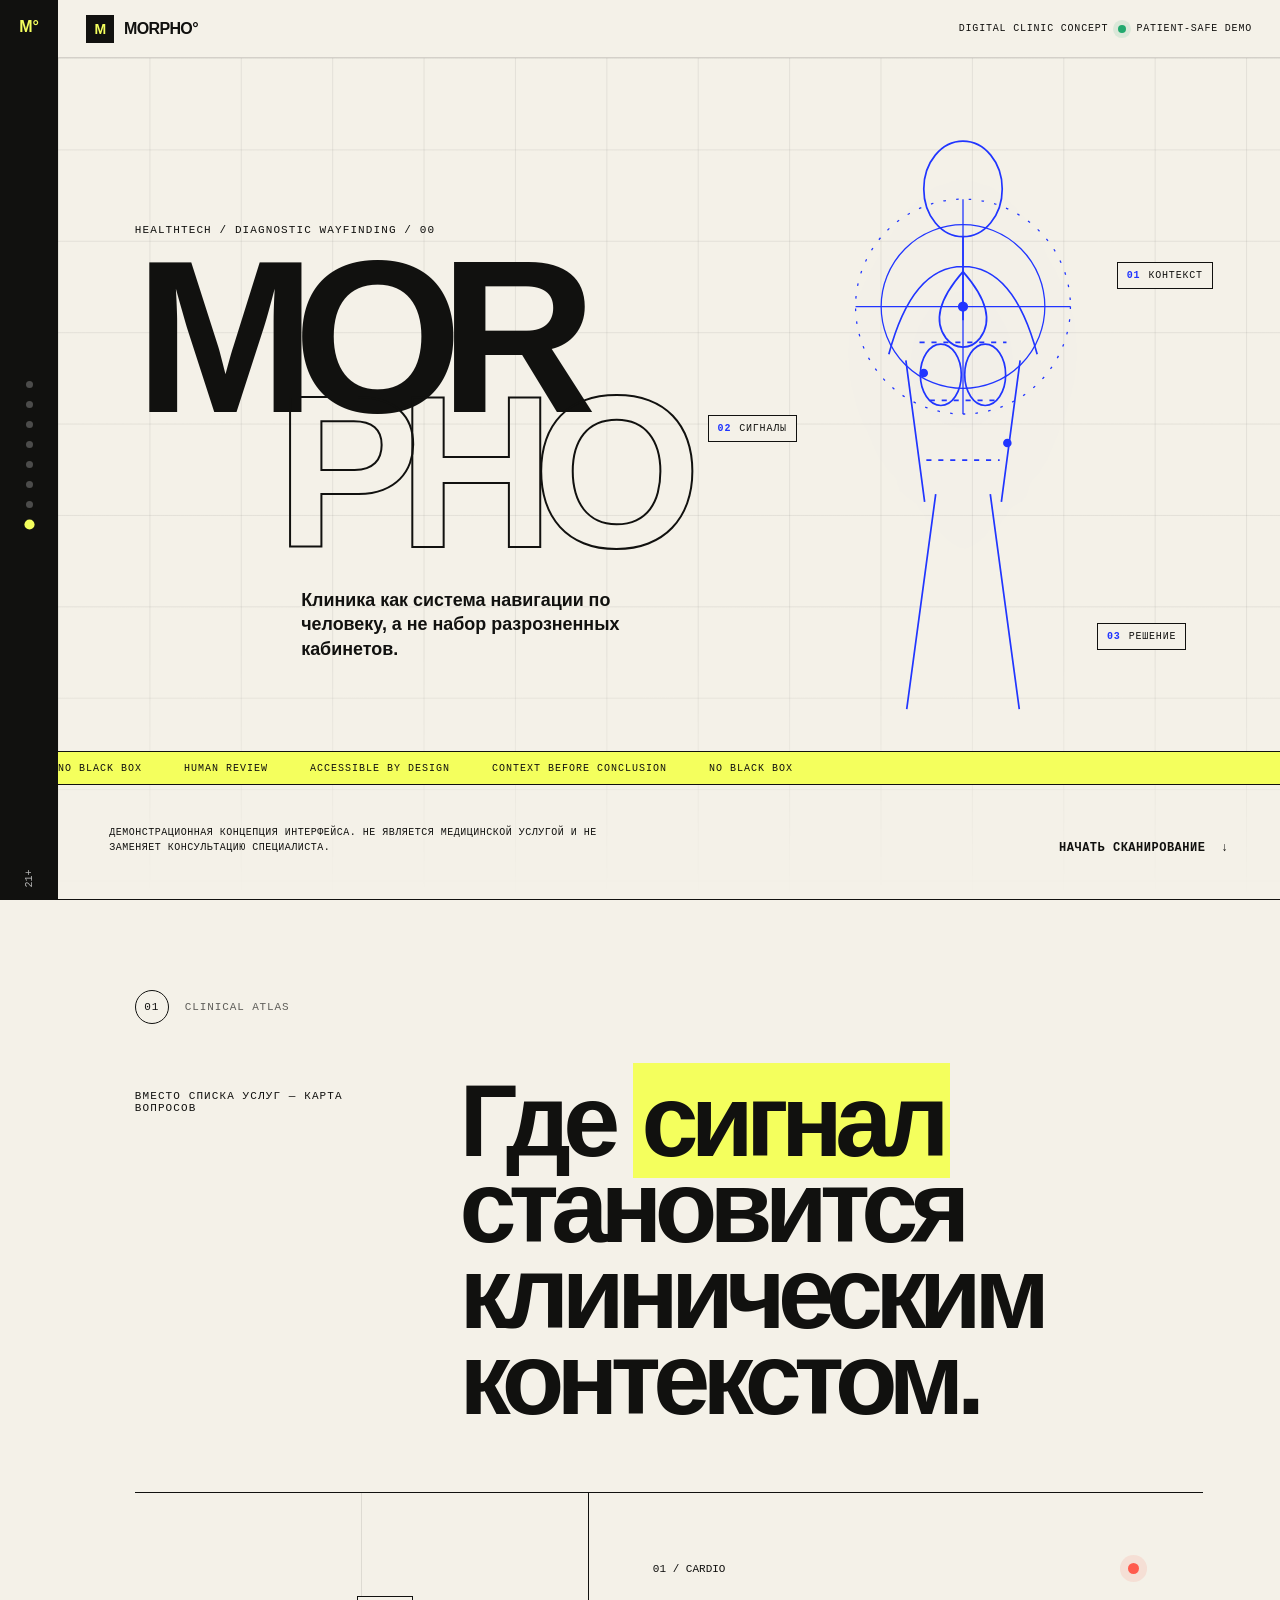
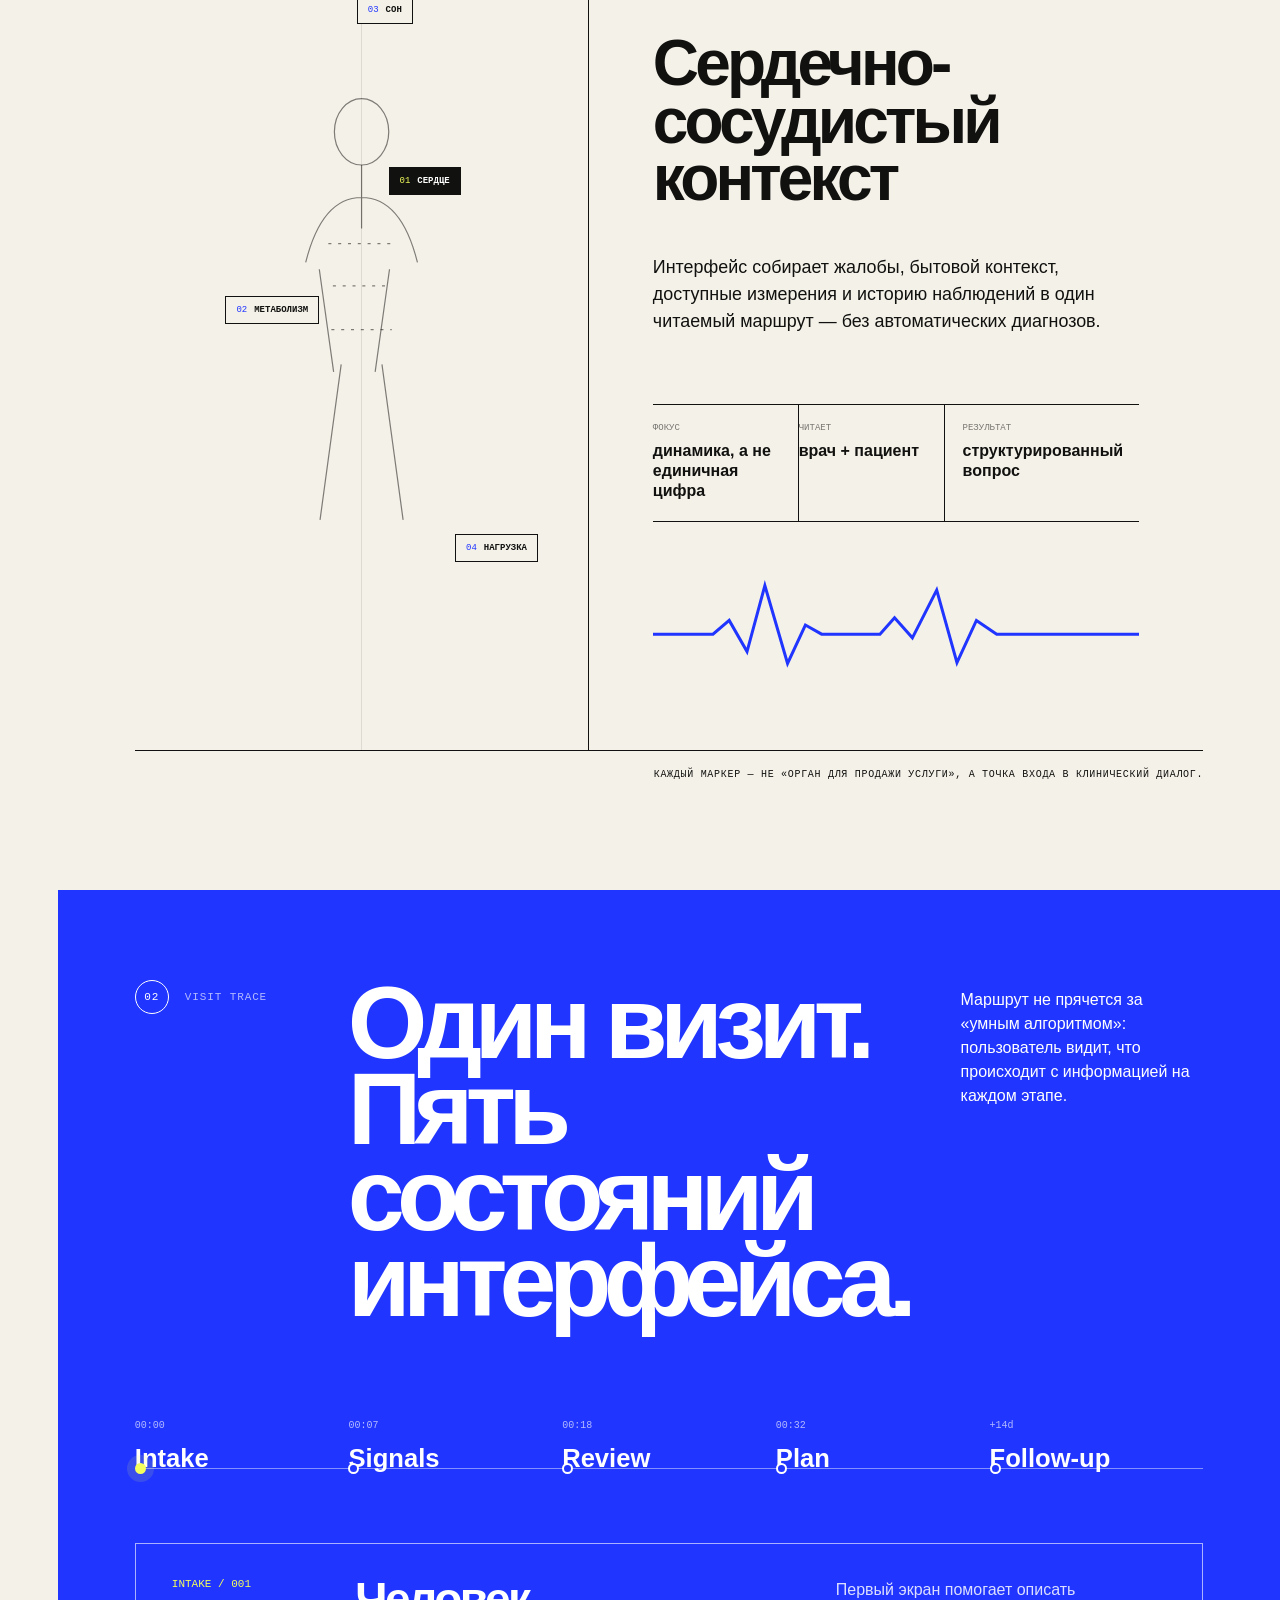
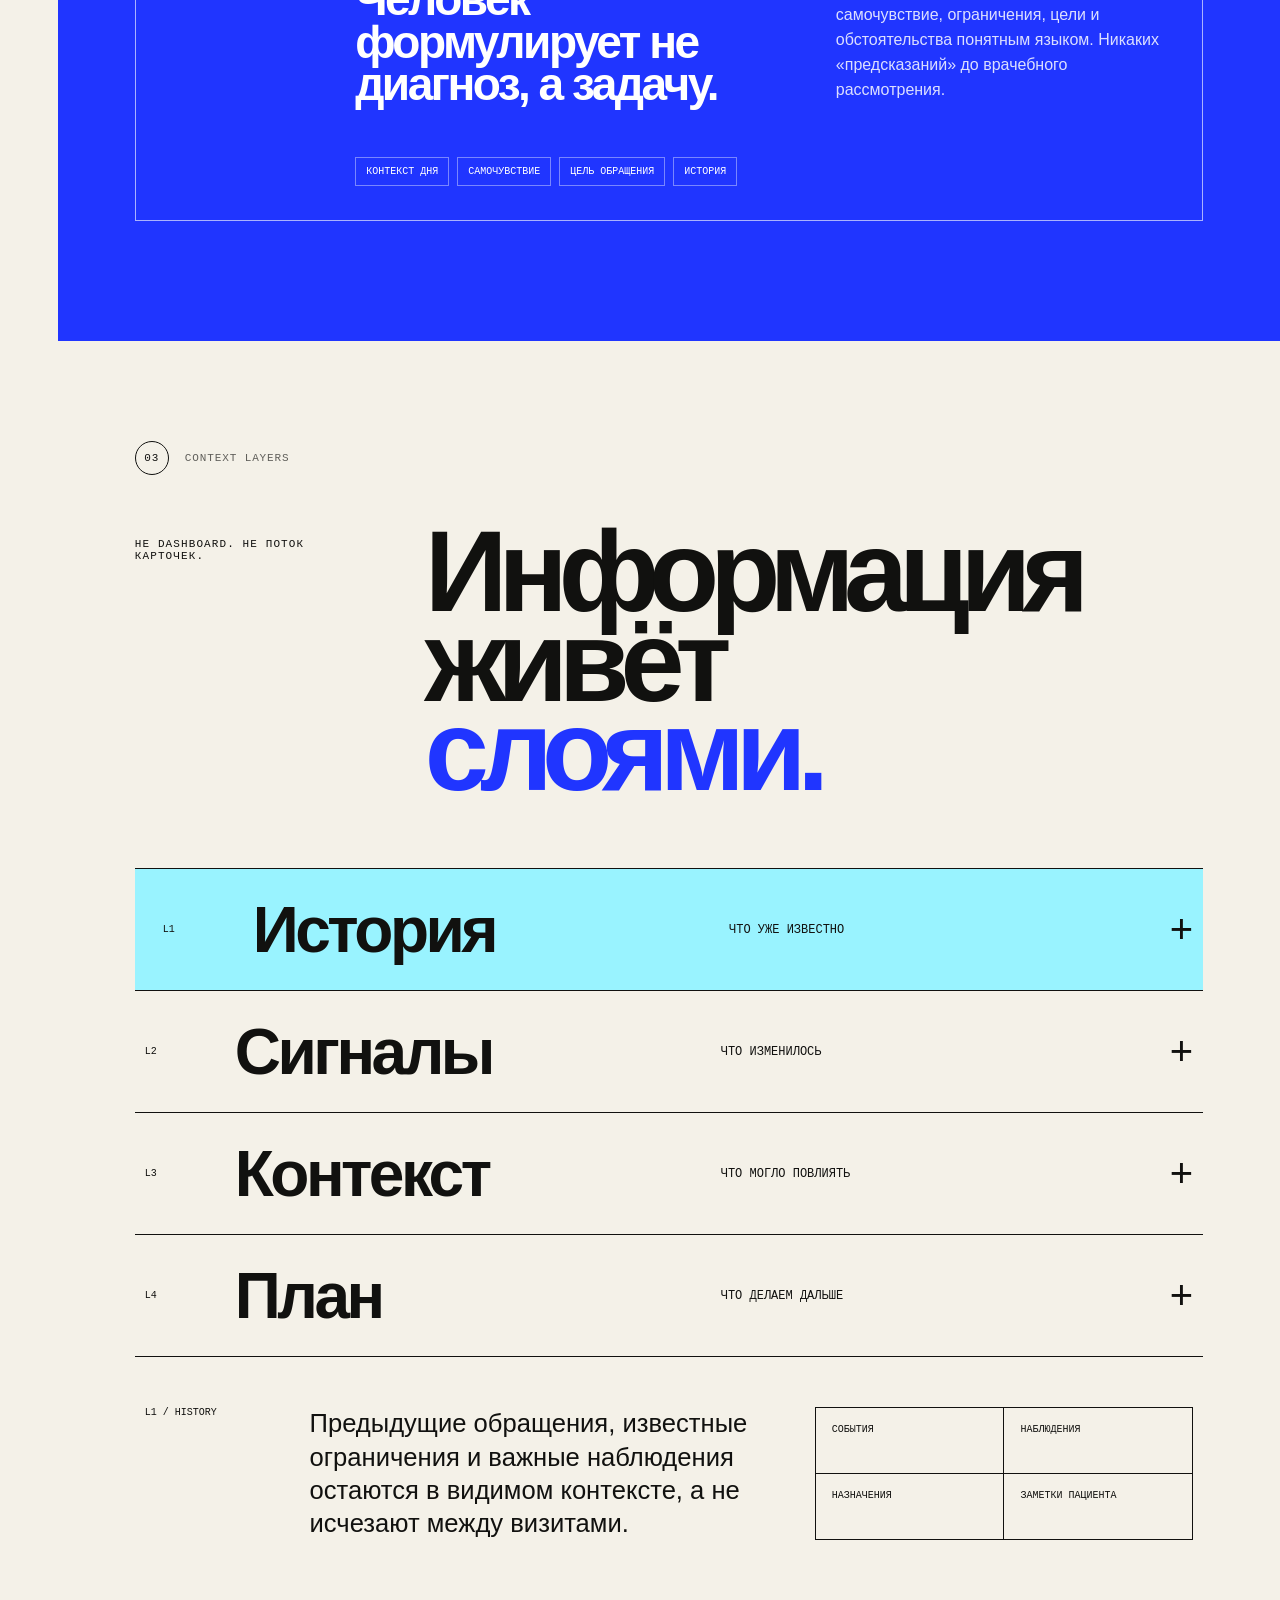
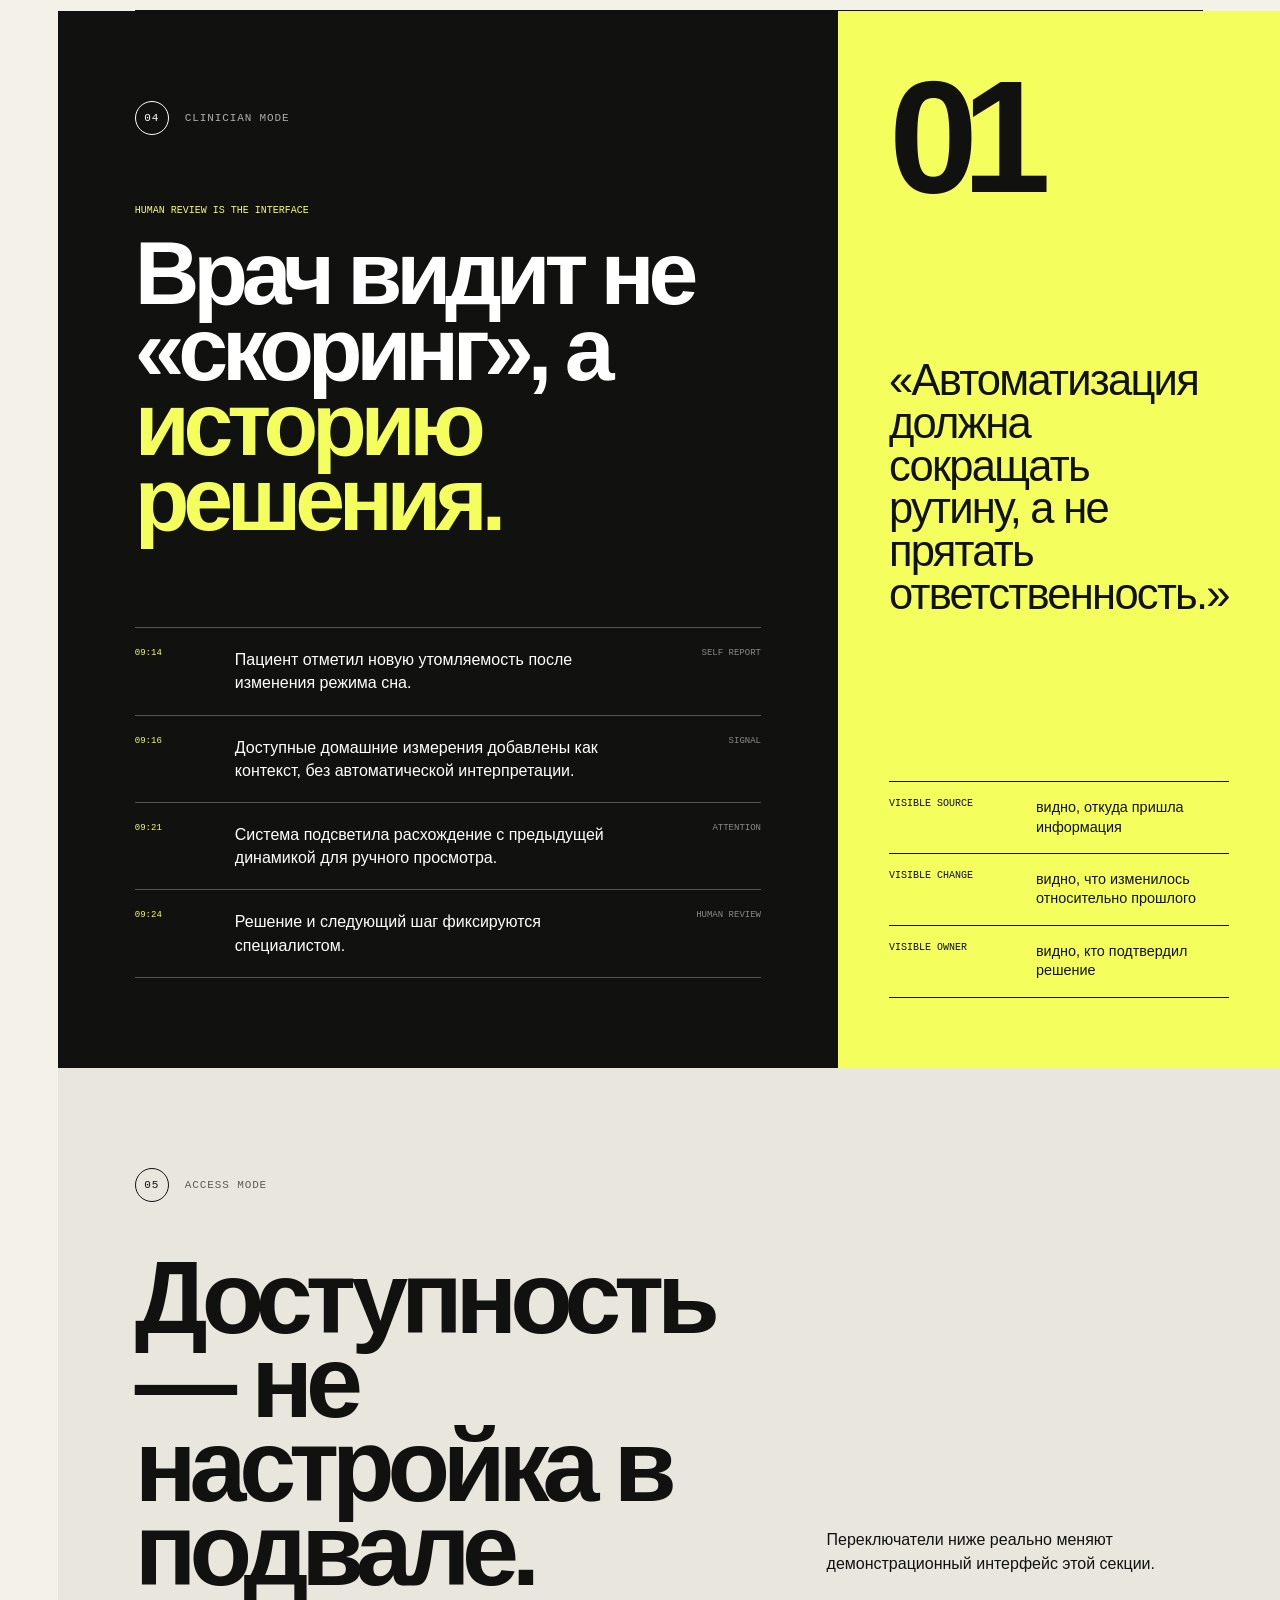
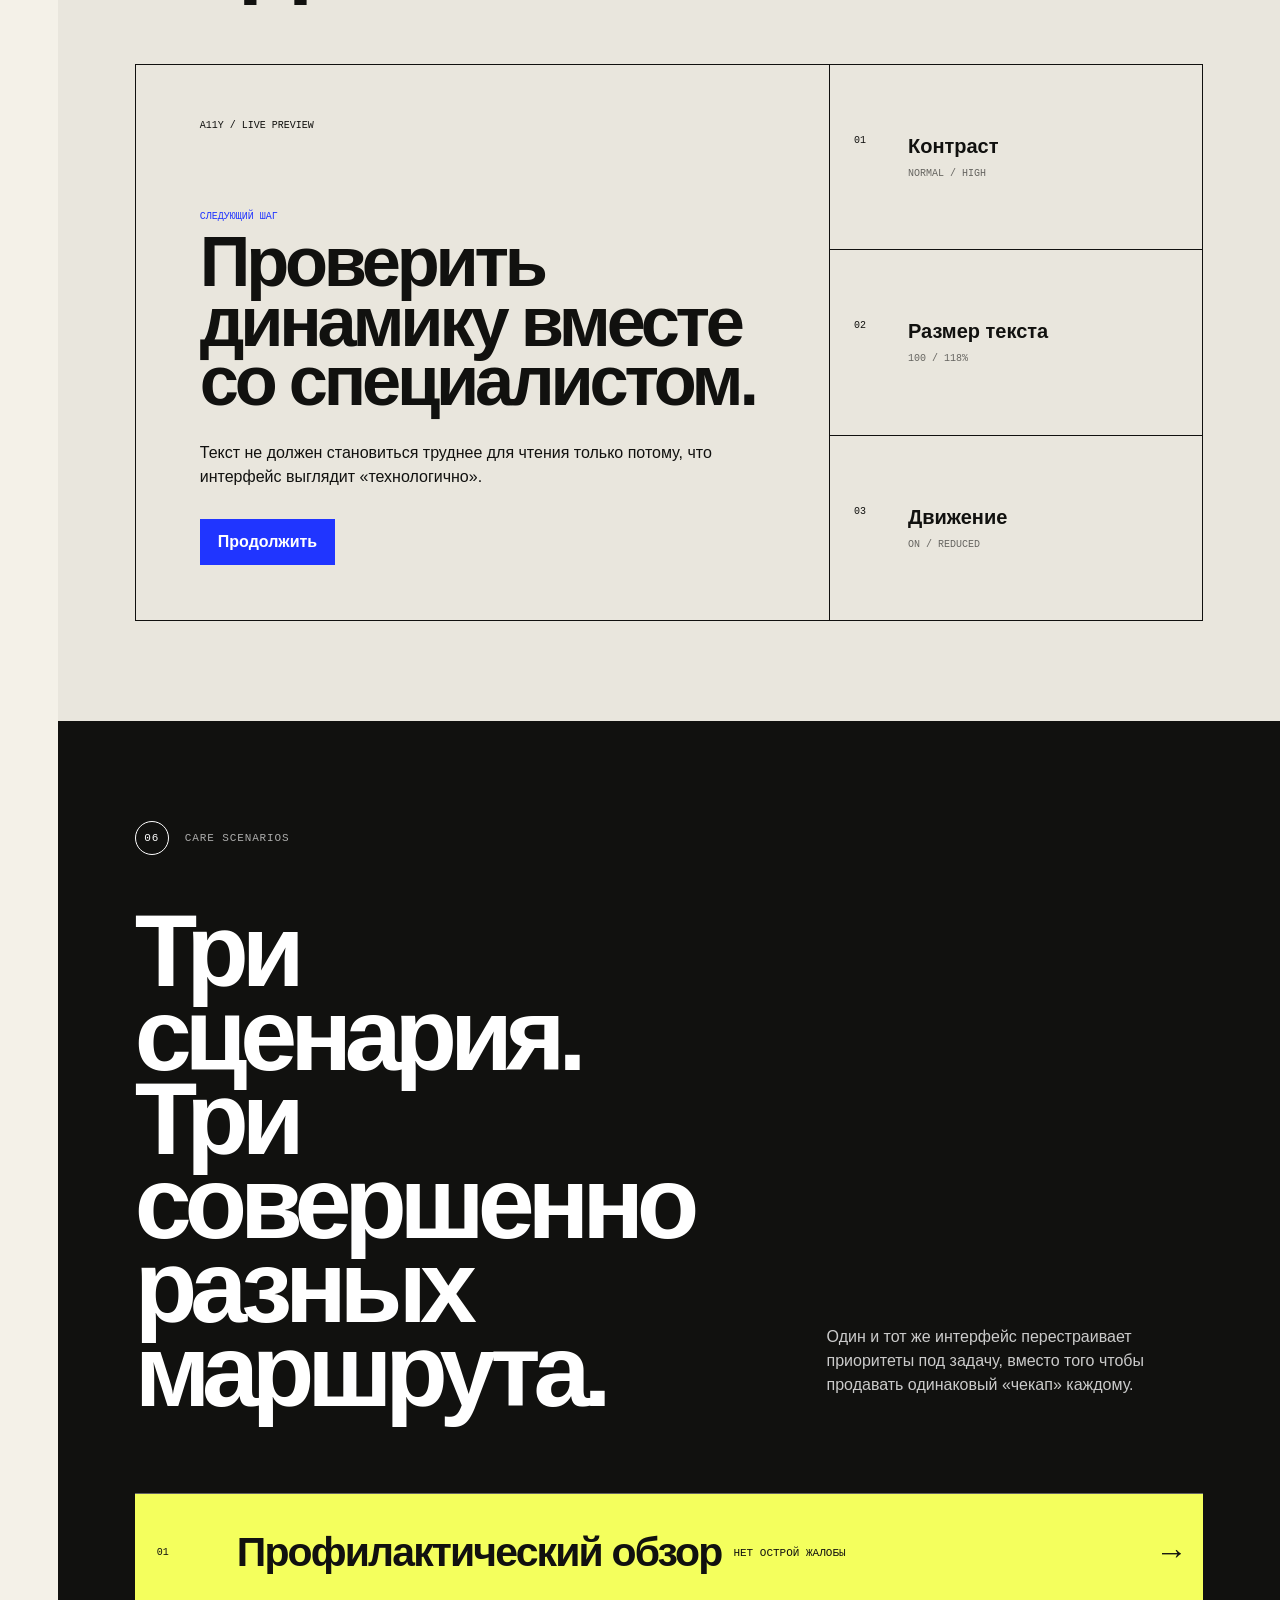
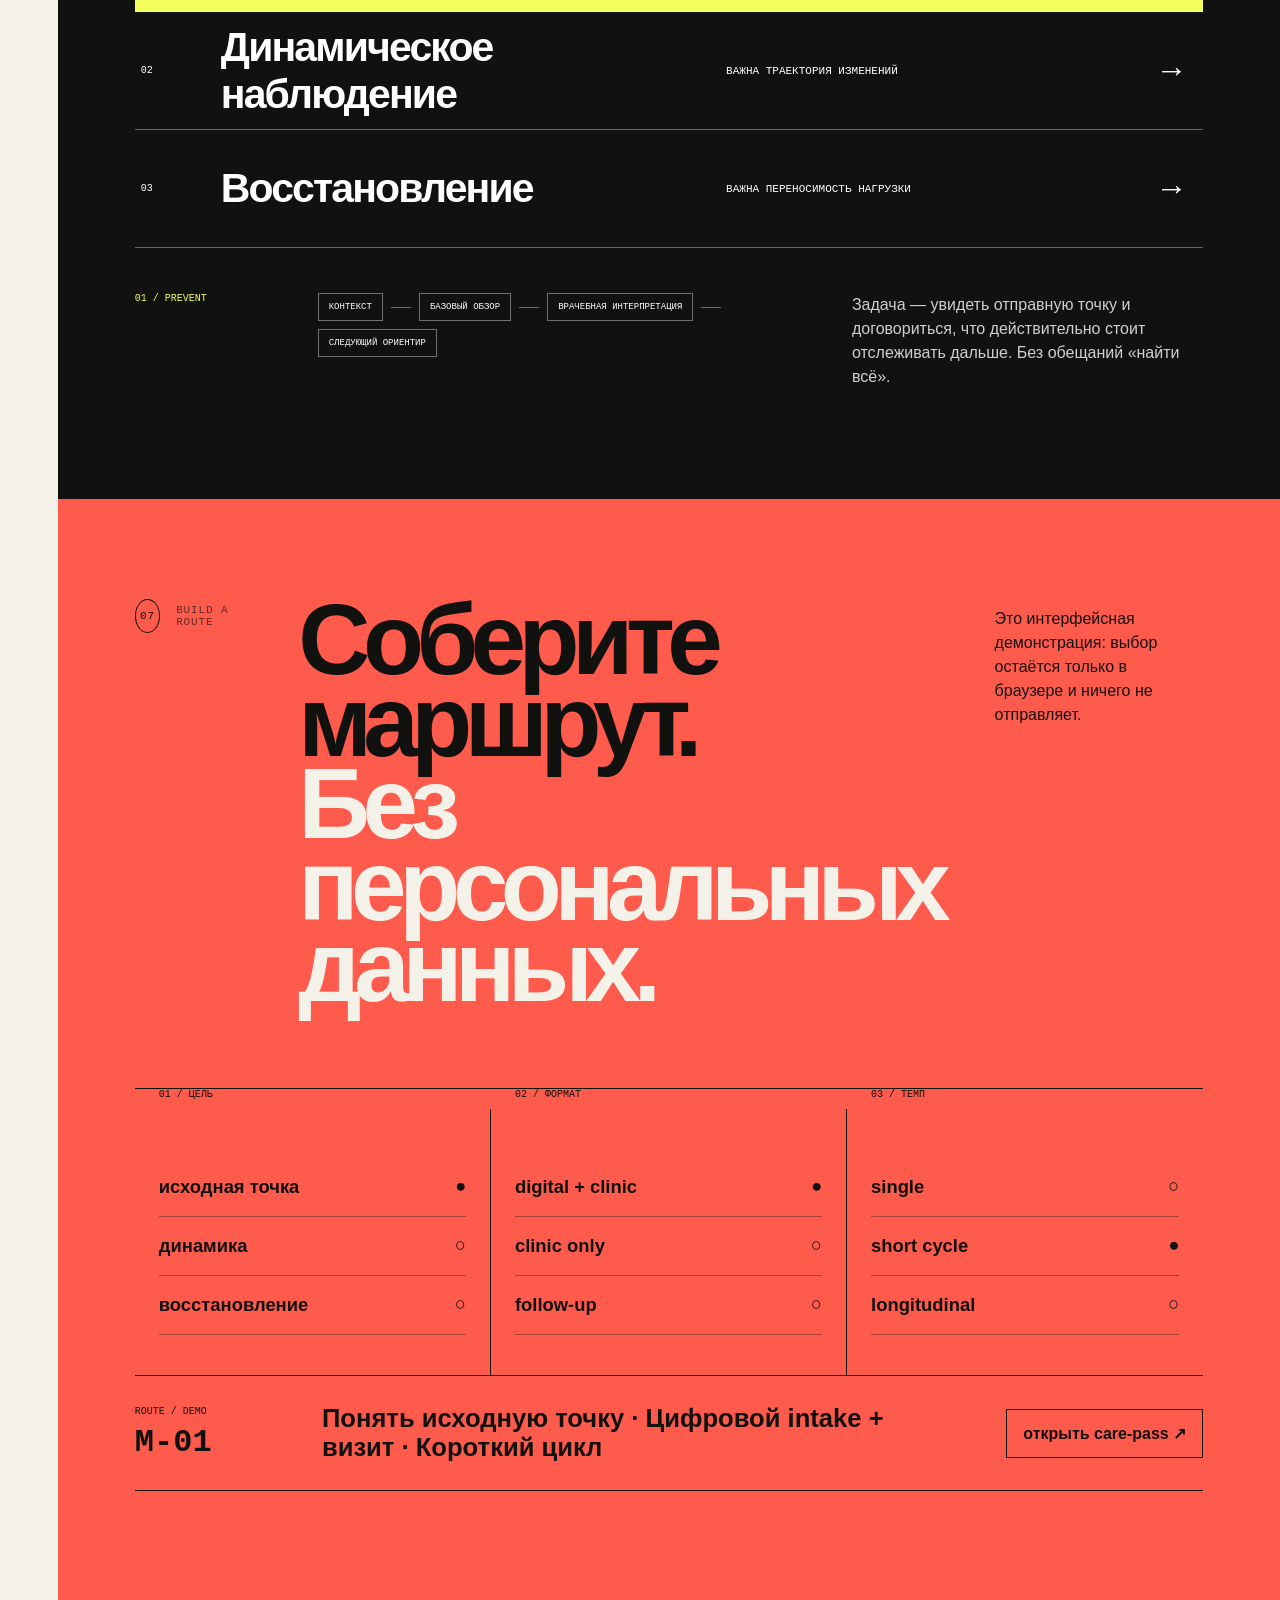
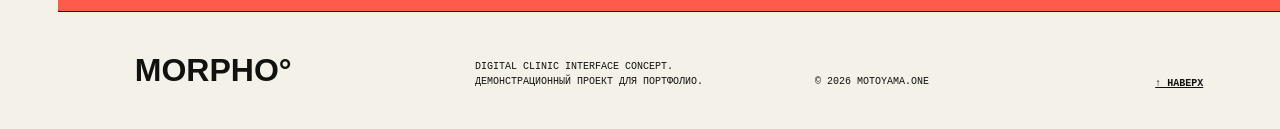
<file: 10-morpho/index.html>
<!doctype html>
<html lang="ru">
<head>
  <meta charset="utf-8">
  <meta name="viewport" content="width=device-width,initial-scale=1,viewport-fit=cover">
  <meta name="description" content="MORPHO — концепт цифровой клиники: клинический атлас, маршрут пациента, контекстная диагностика и персональный care-plan в одном интерфейсе.">
  <meta name="theme-color" content="#f4f1e8">
  <meta name="color-scheme" content="light dark">
  <title>MORPHO — Digital Clinic / Clinical Atlas</title>
  <link rel="icon" href="assets/img/favicon.svg" type="image/svg+xml">
  <link rel="stylesheet" href="assets/css/style.css">
</head>
<body>
  <a class="skip-link" href="#main">Перейти к содержанию</a>

  <header class="topline" data-header>
    <a class="brand" href="#top" aria-label="MORPHO — начало страницы">
      <span class="brand__mark">M</span>
      <span class="brand__name">MORPHO°</span>
    </a>
    <div class="topline__meta" aria-label="Статус концепта">
      <span>Digital clinic concept</span>
      <span class="topline__pulse" aria-hidden="true"></span>
      <span>patient-safe demo</span>
    </div>
    <button class="menu-toggle" type="button" data-menu-toggle aria-expanded="false" aria-controls="site-nav">
      <span class="sr-only">Открыть меню</span>
      <span></span><span></span>
    </button>
  </header>

  <nav class="site-nav" id="site-nav" data-nav aria-label="Основная навигация">
    <a href="#atlas"><span>01</span> Атлас</a>
    <a href="#trace"><span>02</span> Маршрут</a>
    <a href="#layers"><span>03</span> Слои</a>
    <a href="#clinician"><span>04</span> Врач</a>
    <a href="#access"><span>05</span> Доступность</a>
    <a href="#scenarios"><span>06</span> Сценарии</a>
    <a href="#planner"><span>07</span> План</a>
  </nav>

  <aside class="rail" aria-label="Навигация по разделам">
    <span class="rail__brand">M°</span>
    <div class="rail__track">
      <a href="#top" class="rail__dot is-active" aria-label="Первый экран" data-rail="top"></a>
      <a href="#atlas" class="rail__dot" aria-label="Клинический атлас" data-rail="atlas"></a>
      <a href="#trace" class="rail__dot" aria-label="Маршрут пациента" data-rail="trace"></a>
      <a href="#layers" class="rail__dot" aria-label="Слои данных" data-rail="layers"></a>
      <a href="#clinician" class="rail__dot" aria-label="Интерфейс врача" data-rail="clinician"></a>
      <a href="#access" class="rail__dot" aria-label="Доступность" data-rail="access"></a>
      <a href="#scenarios" class="rail__dot" aria-label="Сценарии" data-rail="scenarios"></a>
      <a href="#planner" class="rail__dot" aria-label="План заботы" data-rail="planner"></a>
    </div>
    <span class="rail__year">21+</span>
  </aside>

  <main id="main">
    <section class="hero" id="top" aria-labelledby="hero-title">
      <div class="hero__grid" aria-hidden="true"></div>
      <div class="hero__type">
        <p class="eyebrow">HealthTech / diagnostic wayfinding / 00</p>
        <h1 id="hero-title">
          <span class="hero__word hero__word--a">MOR</span>
          <span class="hero__word hero__word--b">PHO</span>
        </h1>
        <p class="hero__statement">Клиника как система навигации по человеку, а не набор разрозненных кабинетов.</p>
      </div>

      <div class="hero__atlas" aria-label="Абстрактный клинический атлас человека">
        <svg viewBox="0 0 520 760" role="img" aria-labelledby="hero-atlas-title">
          <title id="hero-atlas-title">Абстрактная медицинская схема человеческого тела</title>
          <g fill="none" stroke="currentColor" stroke-width="2">
            <ellipse cx="260" cy="82" rx="46" ry="56"/>
            <path d="M260 138v98m-87 40c18-68 46-103 87-103s69 35 87 103m-154 7 22 166m112-166-22 166M228 440l-34 252m98-252 34 252"/>
            <path d="M209 262h102M221 330h78M217 400h86" stroke-dasharray="6 8"/>
            <path d="M260 179c-28 32-35 58-20 78 11 14 29 14 40 0 15-20 8-46-20-78Z"/>
            <ellipse cx="234" cy="300" rx="24" ry="36"/>
            <ellipse cx="286" cy="300" rx="24" ry="36"/>
          </g>
          <g class="hero__scan" fill="none" stroke="currentColor" stroke-width="1.5">
            <circle cx="260" cy="220" r="96"/>
            <circle cx="260" cy="220" r="126" stroke-dasharray="3 12"/>
            <path d="M134 220h252M260 94v252"/>
          </g>
          <g fill="currentColor">
            <circle cx="260" cy="220" r="6"/>
            <circle cx="214" cy="298" r="5"/>
            <circle cx="312" cy="380" r="5"/>
          </g>
        </svg>
        <div class="hero__annotation hero__annotation--1"><b>01</b><span>контекст</span></div>
        <div class="hero__annotation hero__annotation--2"><b>02</b><span>сигналы</span></div>
        <div class="hero__annotation hero__annotation--3"><b>03</b><span>решение</span></div>
      </div>

      <div class="hero__ticker" aria-label="Принципы интерфейса">
        <span>NO BLACK BOX</span><span>HUMAN REVIEW</span><span>ACCESSIBLE BY DESIGN</span><span>CONTEXT BEFORE CONCLUSION</span><span>NO BLACK BOX</span>
      </div>

      <div class="hero__foot">
        <p>Демонстрационная концепция интерфейса. Не является медицинской услугой и не заменяет консультацию специалиста.</p>
        <a href="#atlas" class="scan-link">начать сканирование <span aria-hidden="true">↓</span></a>
      </div>
    </section>

    <section class="atlas section" id="atlas" data-section aria-labelledby="atlas-title">
      <div class="section-index"><span>01</span><em>Clinical atlas</em></div>
      <header class="atlas__header">
        <p class="kicker">Вместо списка услуг — карта вопросов</p>
        <h2 id="atlas-title">Где <mark>сигнал</mark> становится клиническим контекстом.</h2>
      </header>

      <div class="atlas__stage">
        <div class="atlas__body">
          <svg viewBox="0 0 420 620" aria-hidden="true">
            <g fill="none" stroke="currentColor" stroke-width="1.6">
              <ellipse cx="210" cy="58" rx="36" ry="44"/>
              <path d="M210 102v84m-74 45c14-56 38-86 74-86s60 30 74 86m-130 9 19 136m74-136-19 136M183 366l-28 206m82-206 28 206"/>
              <path d="M166 206h88M172 262h76M170 320h80" stroke-dasharray="4 9"/>
            </g>
          </svg>
          <button class="system-node system-node--heart is-active" type="button" data-system="cardio" aria-pressed="true"><span>01</span><b>сердце</b></button>
          <button class="system-node system-node--metabolic" type="button" data-system="metabolic" aria-pressed="false"><span>02</span><b>метаболизм</b></button>
          <button class="system-node system-node--sleep" type="button" data-system="sleep" aria-pressed="false"><span>03</span><b>сон</b></button>
          <button class="system-node system-node--stress" type="button" data-system="stress" aria-pressed="false"><span>04</span><b>нагрузка</b></button>
        </div>

        <article class="atlas__panel" aria-live="polite">
          <div class="atlas__panel-top">
            <span data-system-code>01 / CARDIO</span>
            <span class="signal-dot"></span>
          </div>
          <h3 data-system-title>Сердечно-сосудистый контекст</h3>
          <p data-system-copy>Интерфейс собирает жалобы, бытовой контекст, доступные измерения и историю наблюдений в один читаемый маршрут — без автоматических диагнозов.</p>
          <dl class="atlas__facts" data-system-facts>
            <div><dt>Фокус</dt><dd>динамика, а не единичная цифра</dd></div>
            <div><dt>Читает</dt><dd>врач + пациент</dd></div>
            <div><dt>Результат</dt><dd>структурированный вопрос</dd></div>
          </dl>
          <div class="atlas__wave" aria-hidden="true">
            <svg viewBox="0 0 600 120" preserveAspectRatio="none"><path d="M0 70h74l20-15 22 34 22-72 28 85 22-42 20 10h72l18-18 22 22 30-52 25 79 24-46 25 15h176"/></svg>
          </div>
        </article>
      </div>
      <p class="atlas__note">Каждый маркер — не «орган для продажи услуги», а точка входа в клинический диалог.</p>
    </section>

    <section class="trace section" id="trace" data-section aria-labelledby="trace-title">
      <div class="trace__mast">
        <div class="section-index section-index--light"><span>02</span><em>Visit trace</em></div>
        <h2 id="trace-title">Один визит.<br>Пять состояний интерфейса.</h2>
        <p>Маршрут не прячется за «умным алгоритмом»: пользователь видит, что происходит с информацией на каждом этапе.</p>
      </div>

      <div class="trace__line" role="tablist" aria-label="Этапы маршрута пациента">
        <button type="button" class="trace-step is-active" data-trace="intake" role="tab" aria-selected="true"><span>00:00</span><b>Intake</b><i></i></button>
        <button type="button" class="trace-step" data-trace="signals" role="tab" aria-selected="false"><span>00:07</span><b>Signals</b><i></i></button>
        <button type="button" class="trace-step" data-trace="review" role="tab" aria-selected="false"><span>00:18</span><b>Review</b><i></i></button>
        <button type="button" class="trace-step" data-trace="plan" role="tab" aria-selected="false"><span>00:32</span><b>Plan</b><i></i></button>
        <button type="button" class="trace-step" data-trace="follow" role="tab" aria-selected="false"><span>+14d</span><b>Follow-up</b><i></i></button>
      </div>

      <div class="trace__readout" aria-live="polite">
        <div class="trace__code" data-trace-code>INTAKE / 001</div>
        <h3 data-trace-title>Человек формулирует не диагноз, а задачу.</h3>
        <p data-trace-copy>Первый экран помогает описать самочувствие, ограничения, цели и обстоятельства понятным языком. Никаких «предсказаний» до врачебного рассмотрения.</p>
        <div class="trace__signals" data-trace-signals>
          <span>контекст дня</span><span>самочувствие</span><span>цель обращения</span><span>история</span>
        </div>
      </div>
    </section>

    <section class="layers section" id="layers" data-section aria-labelledby="layers-title">
      <div class="section-index"><span>03</span><em>Context layers</em></div>
      <div class="layers__intro">
        <p class="kicker">Не dashboard. Не поток карточек.</p>
        <h2 id="layers-title">Информация живёт <span>слоями.</span></h2>
      </div>

      <div class="layer-stack" data-layer-stack>
        <button type="button" class="layer-band layer-band--history is-active" data-layer="history" aria-pressed="true">
          <span class="layer-band__no">L1</span><strong>История</strong><small>что уже известно</small><b>+</b>
        </button>
        <button type="button" class="layer-band layer-band--signals" data-layer="signals" aria-pressed="false">
          <span class="layer-band__no">L2</span><strong>Сигналы</strong><small>что изменилось</small><b>+</b>
        </button>
        <button type="button" class="layer-band layer-band--context" data-layer="context" aria-pressed="false">
          <span class="layer-band__no">L3</span><strong>Контекст</strong><small>что могло повлиять</small><b>+</b>
        </button>
        <button type="button" class="layer-band layer-band--plan" data-layer="plan" aria-pressed="false">
          <span class="layer-band__no">L4</span><strong>План</strong><small>что делаем дальше</small><b>+</b>
        </button>
      </div>

      <div class="layer-detail" aria-live="polite">
        <span class="layer-detail__index" data-layer-code>L1 / HISTORY</span>
        <p data-layer-copy>Предыдущие обращения, известные ограничения и важные наблюдения остаются в видимом контексте, а не исчезают между визитами.</p>
        <div class="layer-detail__grid" data-layer-points>
          <span>события</span><span>наблюдения</span><span>назначения</span><span>заметки пациента</span>
        </div>
      </div>
    </section>

    <section class="clinician section" id="clinician" data-section aria-labelledby="clinician-title">
      <div class="clinician__black">
        <div class="section-index section-index--light"><span>04</span><em>Clinician mode</em></div>
        <p class="clinician__eyebrow">Human review is the interface</p>
        <h2 id="clinician-title">Врач видит не «скоринг», а <span>историю решения.</span></h2>
        <div class="clinician__ledger" aria-label="Пример клинической ленты">
          <div><time>09:14</time><p>Пациент отметил новую утомляемость после изменения режима сна.</p><span>self report</span></div>
          <div><time>09:16</time><p>Доступные домашние измерения добавлены как контекст, без автоматической интерпретации.</p><span>signal</span></div>
          <div><time>09:21</time><p>Система подсветила расхождение с предыдущей динамикой для ручного просмотра.</p><span>attention</span></div>
          <div><time>09:24</time><p>Решение и следующий шаг фиксируются специалистом.</p><span>human review</span></div>
        </div>
      </div>
      <div class="clinician__paper">
        <p class="clinician__big">01</p>
        <blockquote>«Автоматизация должна сокращать рутину, а не прятать ответственность.»</blockquote>
        <div class="clinician__principles">
          <p><b>Visible source</b><span>видно, откуда пришла информация</span></p>
          <p><b>Visible change</b><span>видно, что изменилось относительно прошлого</span></p>
          <p><b>Visible owner</b><span>видно, кто подтвердил решение</span></p>
        </div>
      </div>
    </section>

    <section class="access section" id="access" data-section aria-labelledby="access-title">
      <div class="section-index"><span>05</span><em>Access mode</em></div>
      <header class="access__head">
        <h2 id="access-title">Доступность — не настройка в подвале.</h2>
        <p>Переключатели ниже реально меняют демонстрационный интерфейс этой секции.</p>
      </header>

      <div class="access__console" data-access-console>
        <div class="access__sample" data-access-sample>
          <span class="access__code">A11Y / LIVE PREVIEW</span>
          <p class="access__label">Следующий шаг</p>
          <h3>Проверить динамику вместе со специалистом.</h3>
          <p>Текст не должен становиться труднее для чтения только потому, что интерфейс выглядит «технологично».</p>
          <button type="button">Продолжить</button>
        </div>
        <div class="access__controls" aria-label="Настройки демонстрации доступности">
          <button type="button" data-access="contrast" aria-pressed="false"><span>01</span><b>Контраст</b><em>normal / high</em></button>
          <button type="button" data-access="type" aria-pressed="false"><span>02</span><b>Размер текста</b><em>100 / 118%</em></button>
          <button type="button" data-access="motion" aria-pressed="false"><span>03</span><b>Движение</b><em>on / reduced</em></button>
        </div>
      </div>
    </section>

    <section class="scenarios section" id="scenarios" data-section aria-labelledby="scenarios-title">
      <div class="section-index section-index--light"><span>06</span><em>Care scenarios</em></div>
      <div class="scenarios__top">
        <h2 id="scenarios-title">Три сценария.<br>Три совершенно разных маршрута.</h2>
        <p>Один и тот же интерфейс перестраивает приоритеты под задачу, вместо того чтобы продавать одинаковый «чекап» каждому.</p>
      </div>

      <div class="scenario-switch" role="tablist" aria-label="Сценарии заботы">
        <button class="scenario-row is-active" type="button" data-scenario="prevent" role="tab" aria-selected="true">
          <span>01</span><strong>Профилактический обзор</strong><em>нет острой жалобы</em><b>→</b>
        </button>
        <button class="scenario-row" type="button" data-scenario="monitor" role="tab" aria-selected="false">
          <span>02</span><strong>Динамическое наблюдение</strong><em>важна траектория изменений</em><b>→</b>
        </button>
        <button class="scenario-row" type="button" data-scenario="recovery" role="tab" aria-selected="false">
          <span>03</span><strong>Восстановление</strong><em>важна переносимость нагрузки</em><b>→</b>
        </button>
      </div>

      <div class="scenario-readout" aria-live="polite">
        <div class="scenario-readout__no" data-scenario-code>01 / PREVENT</div>
        <div class="scenario-readout__path" data-scenario-path>
          <span>контекст</span><i></i><span>базовый обзор</span><i></i><span>врачебная интерпретация</span><i></i><span>следующий ориентир</span>
        </div>
        <p data-scenario-copy>Задача — увидеть отправную точку и договориться, что действительно стоит отслеживать дальше. Без обещаний «найти всё».</p>
      </div>
    </section>

    <section class="planner section" id="planner" data-section aria-labelledby="planner-title">
      <div class="planner__top">
        <div class="section-index"><span>07</span><em>Build a route</em></div>
        <h2 id="planner-title">Соберите маршрут.<br><span>Без персональных данных.</span></h2>
        <p>Это интерфейсная демонстрация: выбор остаётся только в браузере и ничего не отправляет.</p>
      </div>

      <div class="planner__machine">
        <fieldset class="planner__axis" data-planner="goal">
          <legend>01 / цель</legend>
          <label><input type="radio" name="goal" value="Понять исходную точку" checked><span>исходная точка</span></label>
          <label><input type="radio" name="goal" value="Отследить динамику"><span>динамика</span></label>
          <label><input type="radio" name="goal" value="Поддержать восстановление"><span>восстановление</span></label>
        </fieldset>
        <fieldset class="planner__axis" data-planner="format">
          <legend>02 / формат</legend>
          <label><input type="radio" name="format" value="Цифровой intake + визит" checked><span>digital + clinic</span></label>
          <label><input type="radio" name="format" value="Только очный маршрут"><span>clinic only</span></label>
          <label><input type="radio" name="format" value="Наблюдение после визита"><span>follow-up</span></label>
        </fieldset>
        <fieldset class="planner__axis" data-planner="pace">
          <legend>03 / темп</legend>
          <label><input type="radio" name="pace" value="Один обзор"><span>single</span></label>
          <label><input type="radio" name="pace" value="Короткий цикл" checked><span>short cycle</span></label>
          <label><input type="radio" name="pace" value="Длительное наблюдение"><span>longitudinal</span></label>
        </fieldset>
      </div>

      <div class="planner__result" aria-live="polite">
        <div><span>ROUTE / DEMO</span><b data-plan-code>M-01</b></div>
        <p data-plan-summary>Понять исходную точку · Цифровой intake + визит · Короткий цикл</p>
        <button class="planner__open" type="button" data-open-pass>открыть care-pass <span aria-hidden="true">↗</span></button>
      </div>
    </section>
  </main>

  <footer class="footer">
    <div class="footer__brand">MORPHO°</div>
    <p>Digital clinic interface concept.<br>Демонстрационный проект для портфолио.</p>
    <p>© <span data-year>XXI</span> <a href="https://motoyama.one/" target="_blank" rel="noopener noreferrer" style="font: inherit; text-decoration: none;">MOTOYAMA.ONE</a></p>
    <a href="#top">↑ наверх</a>
  </footer>

  <dialog class="care-pass" data-pass>
    <button class="care-pass__close" type="button" data-close-pass aria-label="Закрыть">×</button>
    <span class="care-pass__tag">MORPHO / CARE-PASS</span>
    <h2>Ваш демонстрационный маршрут</h2>
    <div class="care-pass__route" data-pass-route></div>
    <p>Никакие данные не отправлены и не сохранены. В реальном продукте такой экран мог бы стать стартовой точкой безопасного intake-процесса.</p>
    <button class="care-pass__done" type="button" data-close-pass>понятно</button>
  </dialog>

  <script src="assets/js/app.js" defer></script>
</body>
</html>
</file>
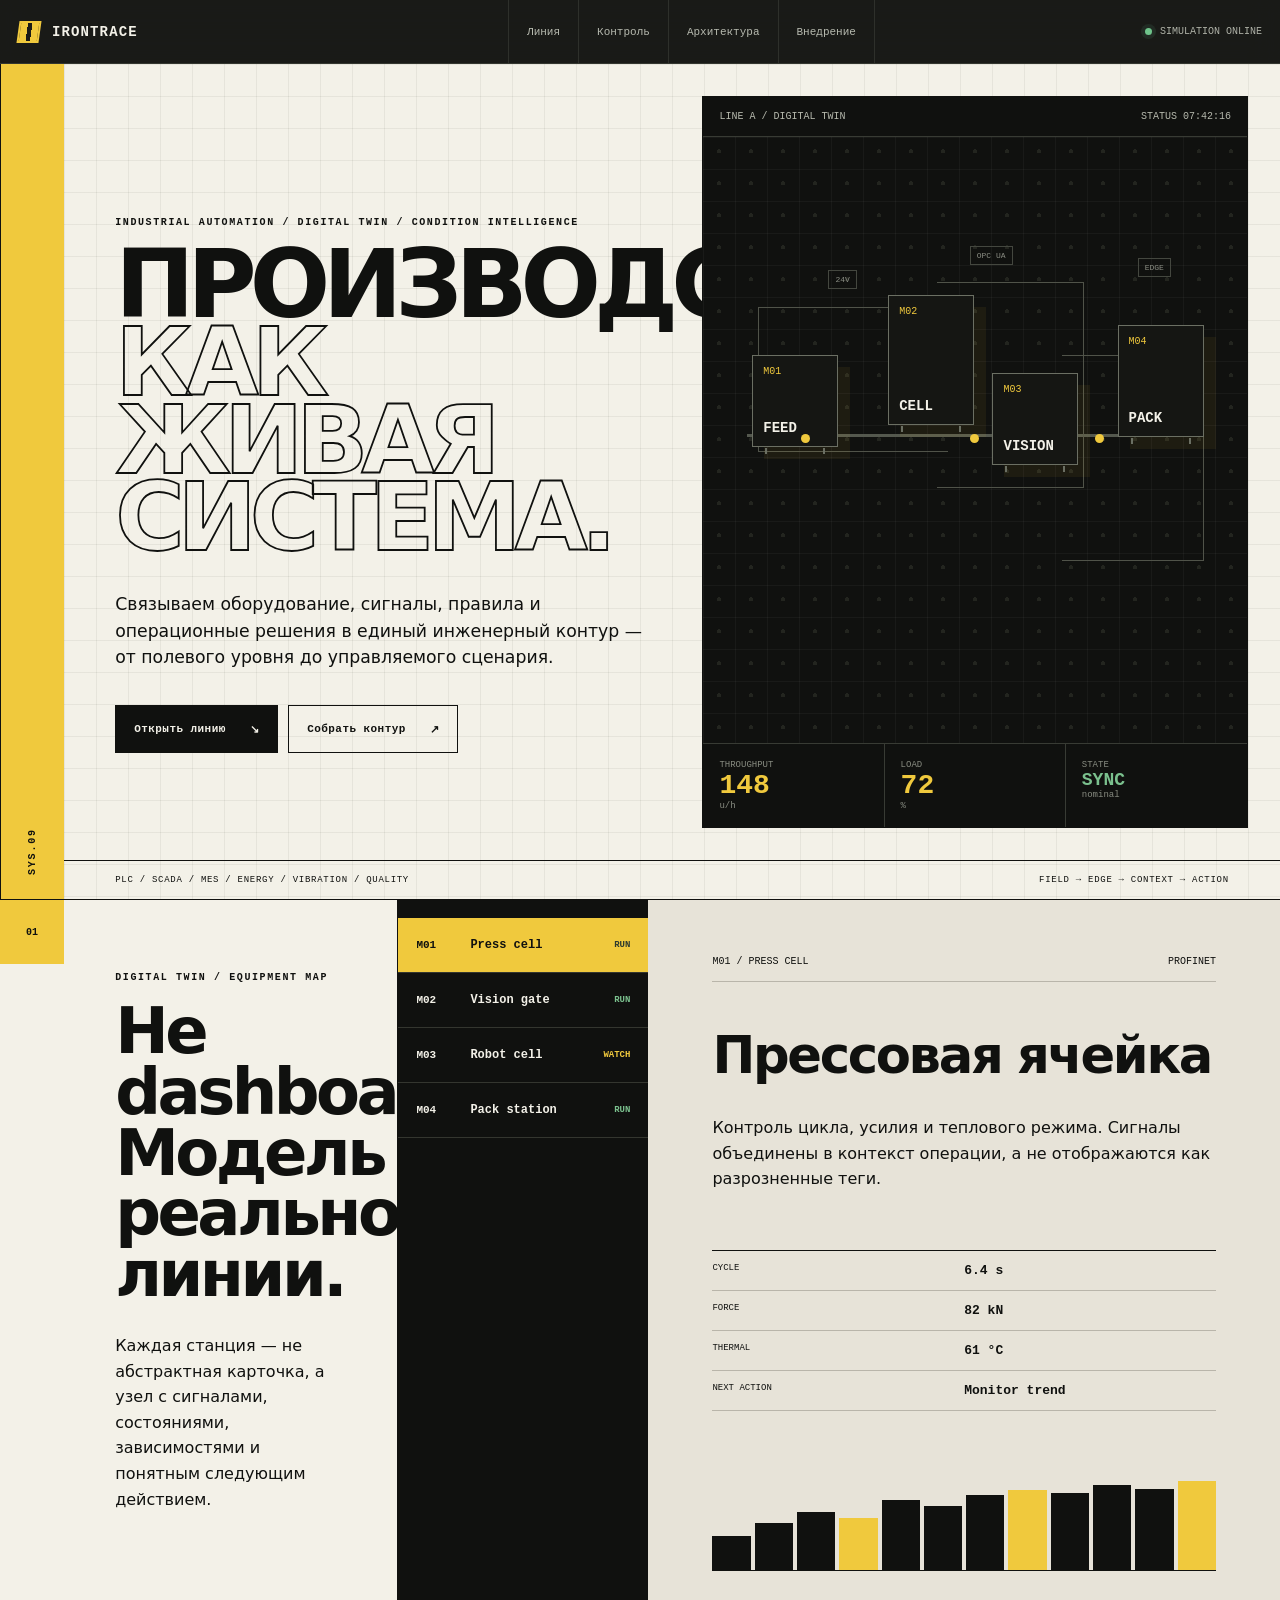
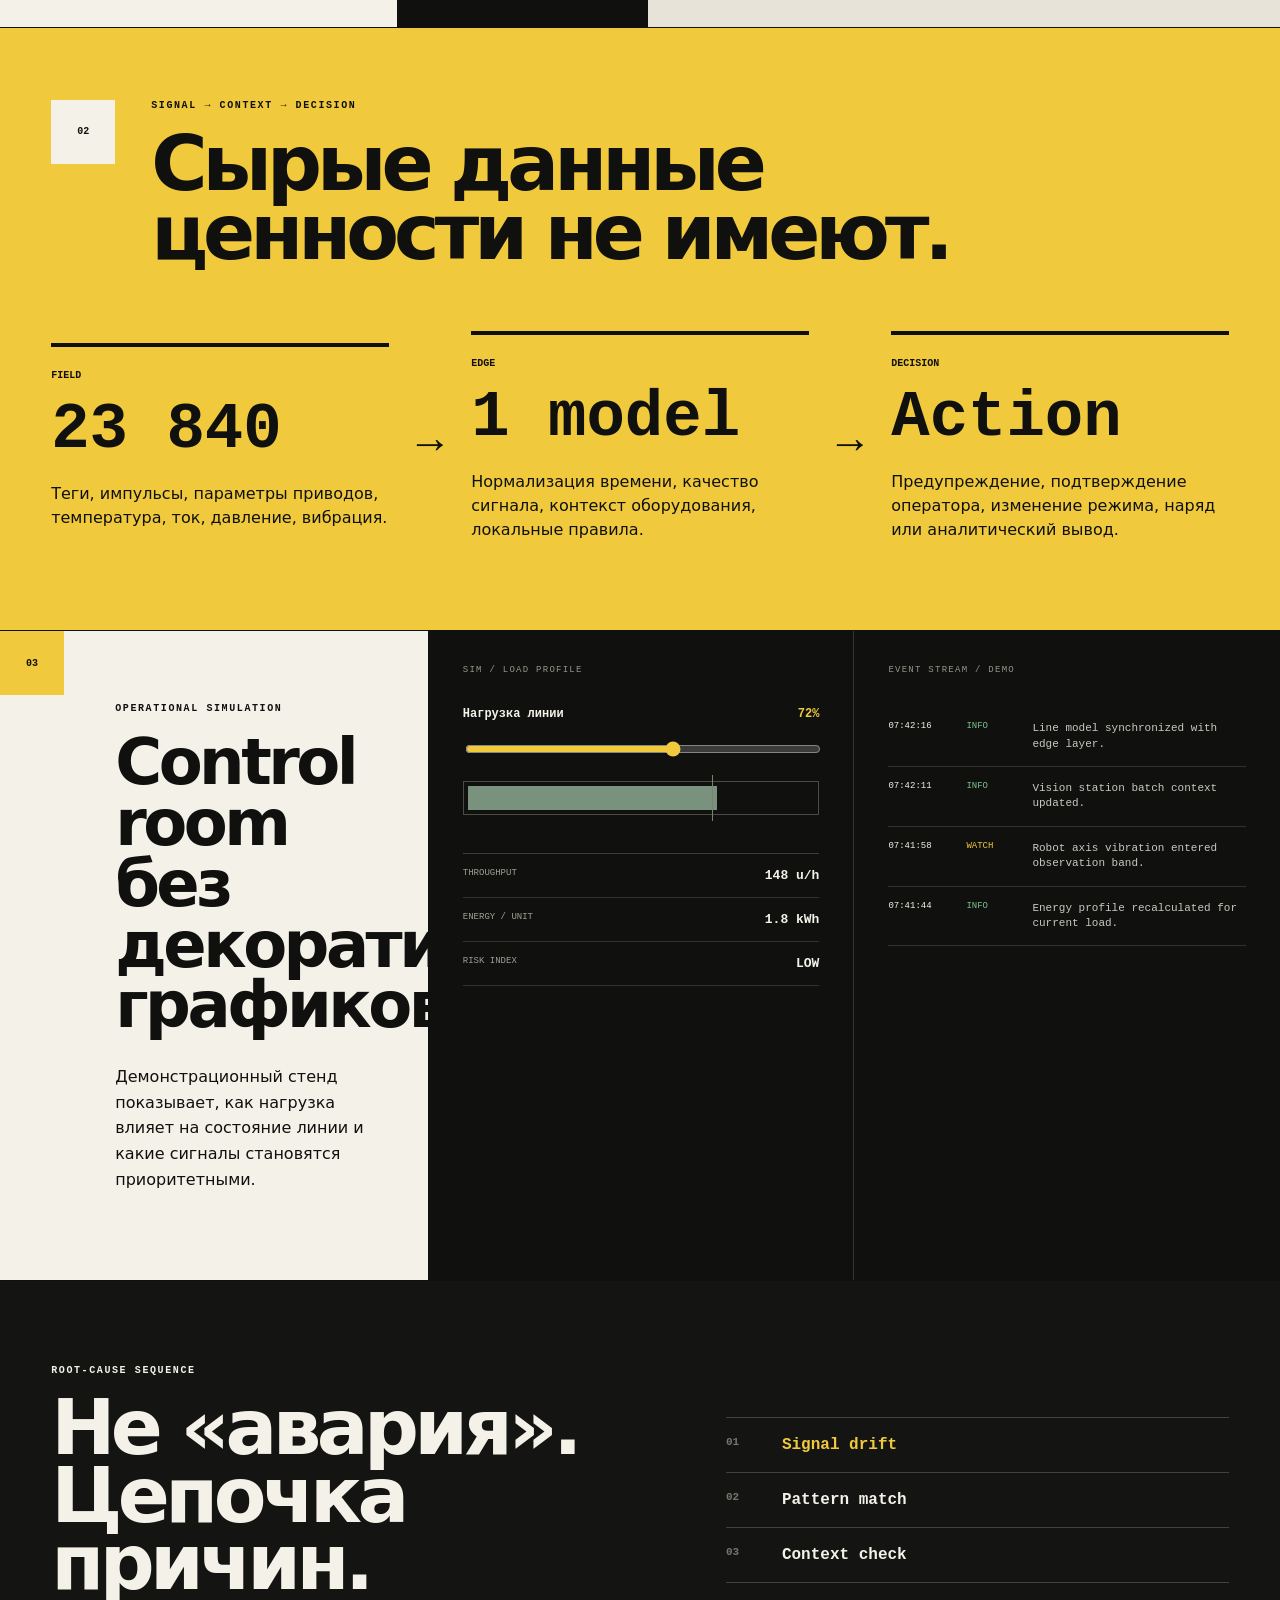
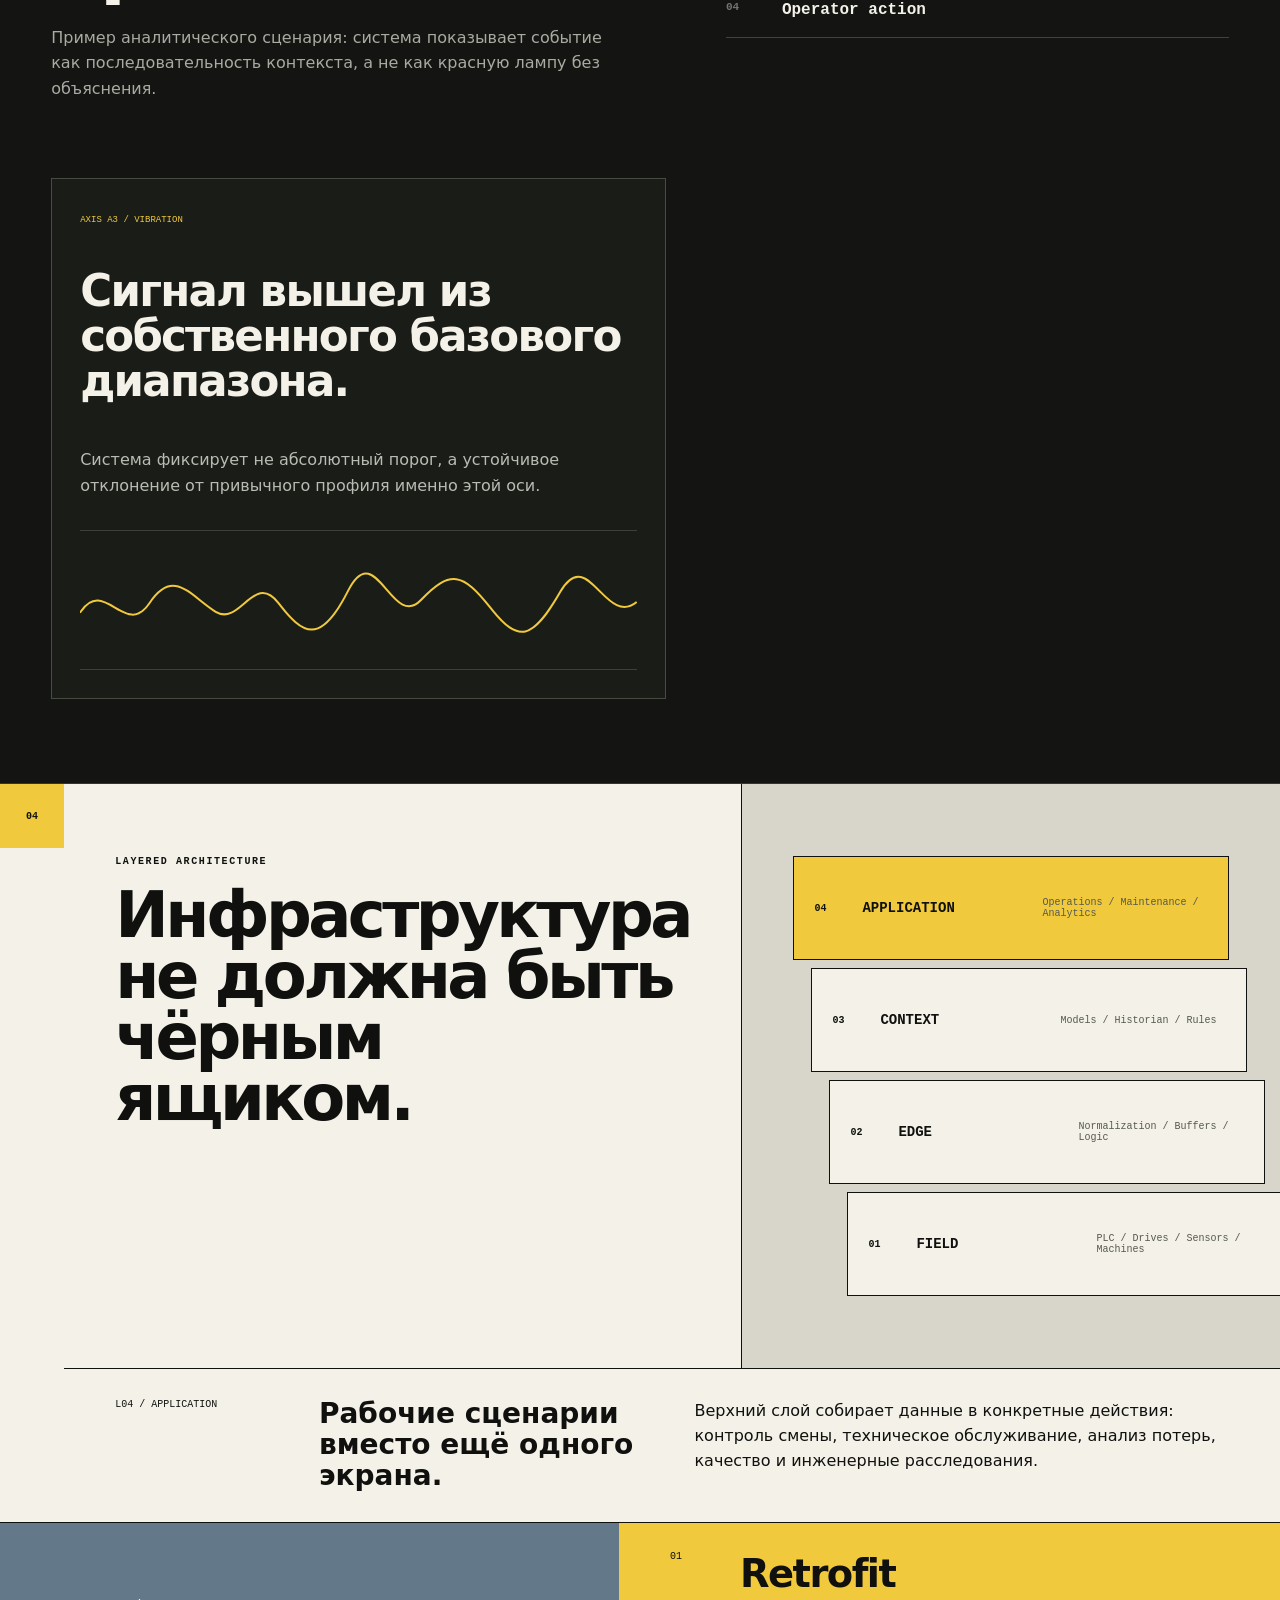
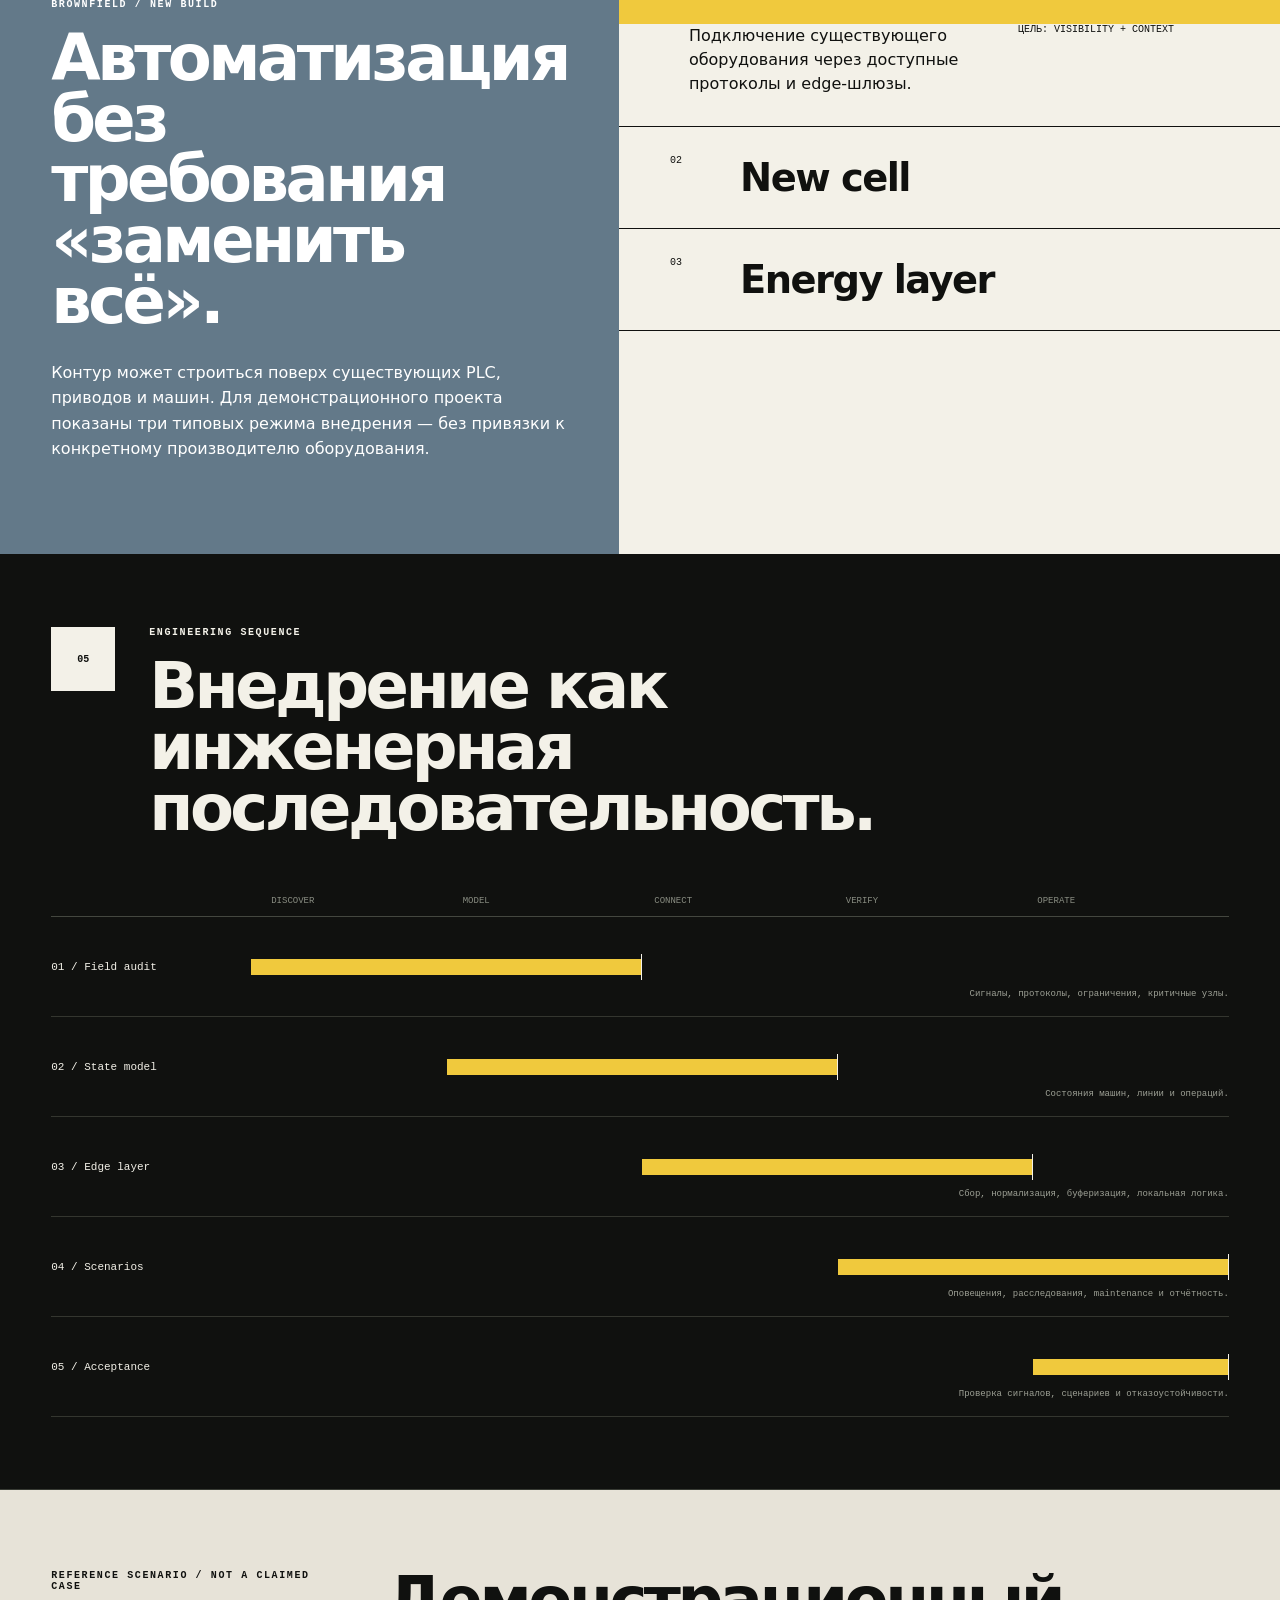
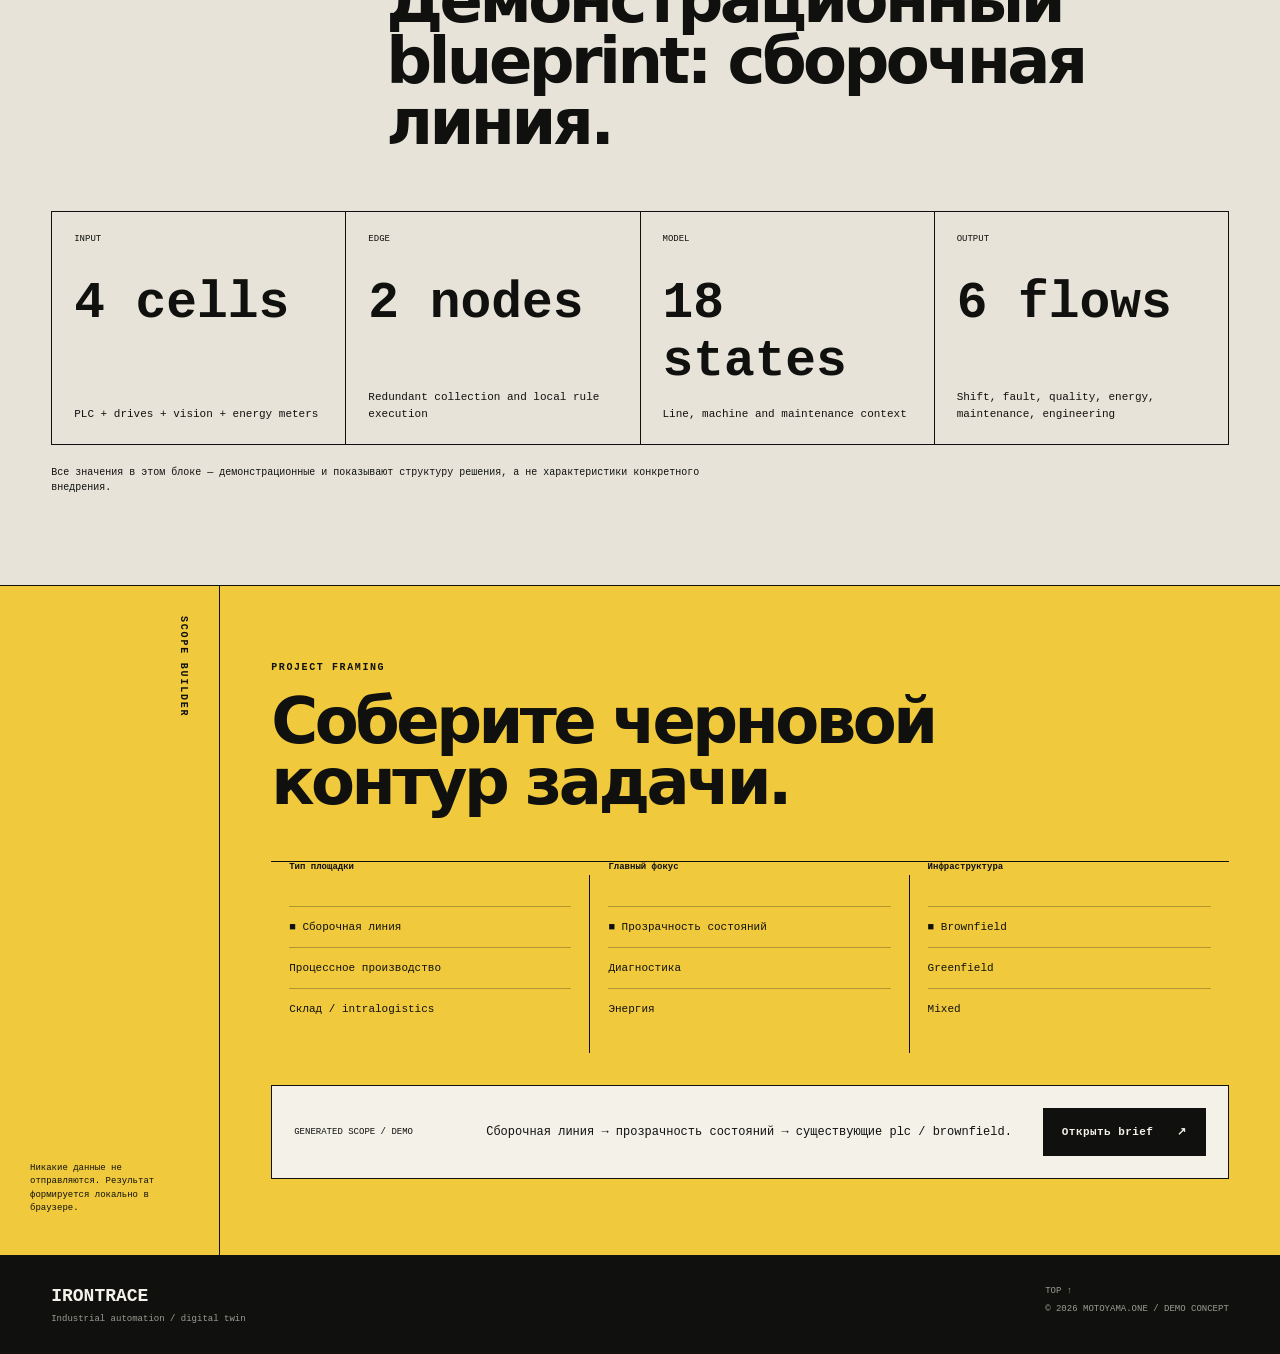
<file: 11-irontrace/index.html>
<!doctype html>
<html lang="ru">
<head>
  <meta charset="utf-8">
  <meta name="viewport" content="width=device-width, initial-scale=1">
  <meta name="theme-color" content="#10110f">
  <title>IRONTRACE — Industrial Automation & Digital Twin</title>
  <meta name="description" content="Инженерная платформа автоматизации производства: OT/PLC, edge-сбор данных, цифровой двойник, аналитика состояний и управление производственными сценариями.">
  <link rel="icon" href="assets/img/favicon.svg" type="image/svg+xml">
  <link rel="stylesheet" href="assets/css/style.css">
</head>
<body>
  <a class="skip-link" href="#main">К содержанию</a>

  <div class="boot" aria-hidden="true">
    <span>IRONTRACE // CONTROL SYSTEM</span>
    <span>SYNCING FIELD LAYERS</span>
  </div>

  <header class="command-strip" id="top">
    <a class="brand" href="#top" aria-label="IRONTRACE — наверх">
      <span class="brand-mark" aria-hidden="true"></span>
      <span>IRONTRACE</span>
    </a>

    <nav class="desktop-nav" aria-label="Основная навигация">
      <a href="#line">Линия</a>
      <a href="#control">Контроль</a>
      <a href="#architecture">Архитектура</a>
      <a href="#implementation">Внедрение</a>
    </nav>

    <div class="header-meta" aria-label="Состояние демонстрации">
      <span><i></i> SIMULATION ONLINE</span>
      <button class="icon-button menu-button" type="button" aria-expanded="false" aria-controls="mobileMenu" aria-label="Открыть меню">
        <span></span><span></span>
      </button>
    </div>
  </header>

  <div class="mobile-menu" id="mobileMenu" hidden>
    <a href="#line">01 / Линия</a>
    <a href="#control">02 / Контроль</a>
    <a href="#architecture">03 / Архитектура</a>
    <a href="#implementation">04 / Внедрение</a>
    <a href="#brief">05 / Scope builder</a>
  </div>

  <main id="main">
    <section class="hero section-grid" aria-labelledby="heroTitle">
      <div class="hero-index rail-label">SYS.09</div>

      <div class="hero-copy">
        <p class="eyebrow">Industrial automation / digital twin / condition intelligence</p>
        <h1 id="heroTitle">ПРОИЗВОДСТВО<br><span>КАК ЖИВАЯ СИСТЕМА.</span></h1>
        <p class="hero-lead">Связываем оборудование, сигналы, правила и операционные решения в единый инженерный контур — от полевого уровня до управляемого сценария.</p>
        <div class="hero-actions">
          <a class="action primary" href="#line">Открыть линию <span>↘</span></a>
          <button class="action ghost js-open-brief" type="button">Собрать контур <span>↗</span></button>
        </div>
      </div>

      <div class="hero-schematic" aria-label="Схема производственной линии">
        <div class="schematic-head">
          <span>LINE A / DIGITAL TWIN</span>
          <span>STATUS 07:42:16</span>
        </div>
        <div class="line-visual" aria-hidden="true">
          <div class="pipe p1"></div><div class="pipe p2"></div><div class="pipe p3"></div>
          <div class="machine machine-a"><span>M01</span><b>FEED</b></div>
          <div class="machine machine-b"><span>M02</span><b>CELL</b></div>
          <div class="machine machine-c"><span>M03</span><b>VISION</b></div>
          <div class="machine machine-d"><span>M04</span><b>PACK</b></div>
          <div class="signal s1">24V</div><div class="signal s2">OPC UA</div><div class="signal s3">EDGE</div>
          <div class="flow-dot f1"></div><div class="flow-dot f2"></div><div class="flow-dot f3"></div>
        </div>
        <div class="hero-readout">
          <div><span>THROUGHPUT</span><strong data-live-throughput>148</strong><small>u/h</small></div>
          <div><span>LOAD</span><strong data-live-load>72</strong><small>%</small></div>
          <div><span>STATE</span><strong class="ok">SYNC</strong><small>nominal</small></div>
        </div>
      </div>

      <div class="hero-footerline">
        <span>PLC / SCADA / MES / ENERGY / VIBRATION / QUALITY</span>
        <span>FIELD → EDGE → CONTEXT → ACTION</span>
      </div>
    </section>

    <section class="line-lab" id="line" aria-labelledby="lineTitle">
      <div class="section-code">01</div>
      <div class="section-heading">
        <p class="eyebrow">Digital twin / equipment map</p>
        <h2 id="lineTitle">Не dashboard. <br>Модель реальной линии.</h2>
        <p>Каждая станция — не абстрактная карточка, а узел с сигналами, состояниями, зависимостями и понятным следующим действием.</p>
      </div>

      <div class="equipment-console">
        <div class="equipment-map" role="tablist" aria-label="Узлы линии">
          <button class="node is-active" type="button" role="tab" aria-selected="true" data-node="press">
            <span class="node-id">M01</span><span class="node-name">Press cell</span><span class="node-status">RUN</span>
          </button>
          <button class="node" type="button" role="tab" aria-selected="false" data-node="vision">
            <span class="node-id">M02</span><span class="node-name">Vision gate</span><span class="node-status">RUN</span>
          </button>
          <button class="node" type="button" role="tab" aria-selected="false" data-node="robot">
            <span class="node-id">M03</span><span class="node-name">Robot cell</span><span class="node-status warning">WATCH</span>
          </button>
          <button class="node" type="button" role="tab" aria-selected="false" data-node="pack">
            <span class="node-id">M04</span><span class="node-name">Pack station</span><span class="node-status">RUN</span>
          </button>
        </div>

        <article class="node-inspector" aria-live="polite">
          <div class="inspector-topline">
            <span id="nodeTag">M01 / PRESS CELL</span>
            <span id="nodeProtocol">PROFINET</span>
          </div>
          <h3 id="nodeTitle">Прессовая ячейка</h3>
          <p id="nodeText">Контроль цикла, усилия и теплового режима. Сигналы объединены в контекст операции, а не отображаются как разрозненные теги.</p>
          <dl class="signal-list">
            <div><dt>Cycle</dt><dd id="nodeMetric1">6.4 s</dd></div>
            <div><dt>Force</dt><dd id="nodeMetric2">82 kN</dd></div>
            <div><dt>Thermal</dt><dd id="nodeMetric3">61 °C</dd></div>
            <div><dt>Next action</dt><dd id="nodeAction">Monitor trend</dd></div>
          </dl>
          <div class="trend" aria-hidden="true"><i style="--h:31%"></i><i style="--h:42%"></i><i style="--h:52%"></i><i style="--h:47%"></i><i style="--h:63%"></i><i style="--h:58%"></i><i style="--h:68%"></i><i style="--h:72%"></i><i style="--h:69%"></i><i style="--h:77%"></i><i style="--h:73%"></i><i style="--h:80%"></i></div>
        </article>
      </div>
    </section>

    <section class="signal-chain" aria-labelledby="chainTitle">
      <div class="chain-title">
        <span class="section-code invert">02</span>
        <div>
          <p class="eyebrow">Signal → context → decision</p>
          <h2 id="chainTitle">Сырые данные ценности не имеют.</h2>
        </div>
      </div>
      <div class="chain-flow">
        <div class="chain-step">
          <span>FIELD</span>
          <strong>23 840</strong>
          <p>Теги, импульсы, параметры приводов, температура, ток, давление, вибрация.</p>
        </div>
        <div class="chain-arrow" aria-hidden="true">→</div>
        <div class="chain-step">
          <span>EDGE</span>
          <strong>1 model</strong>
          <p>Нормализация времени, качество сигнала, контекст оборудования, локальные правила.</p>
        </div>
        <div class="chain-arrow" aria-hidden="true">→</div>
        <div class="chain-step">
          <span>DECISION</span>
          <strong>Action</strong>
          <p>Предупреждение, подтверждение оператора, изменение режима, наряд или аналитический вывод.</p>
        </div>
      </div>
    </section>

    <section class="control-room" id="control" aria-labelledby="controlTitle">
      <div class="section-code">03</div>
      <div class="control-intro">
        <p class="eyebrow">Operational simulation</p>
        <h2 id="controlTitle">Control room без декоративных графиков.</h2>
        <p>Демонстрационный стенд показывает, как нагрузка влияет на состояние линии и какие сигналы становятся приоритетными.</p>
      </div>

      <div class="control-grid">
        <div class="load-panel">
          <div class="panel-label">SIM / LOAD PROFILE</div>
          <label for="loadRange">Нагрузка линии <output id="loadOutput">72%</output></label>
          <input id="loadRange" type="range" min="35" max="98" value="72" step="1">
          <div class="gauge" aria-hidden="true"><div class="gauge-fill" id="gaugeFill"></div><i></i></div>
          <div class="metric-strip">
            <div><span>THROUGHPUT</span><b id="throughputValue">148 u/h</b></div>
            <div><span>ENERGY / UNIT</span><b id="energyValue">1.8 kWh</b></div>
            <div><span>RISK INDEX</span><b id="riskValue">LOW</b></div>
          </div>
        </div>

        <div class="event-log" aria-label="Журнал событий">
          <div class="panel-label">EVENT STREAM / DEMO</div>
          <ol id="eventList">
            <li><time>07:42:16</time><span class="event-ok">INFO</span><p>Line model synchronized with edge layer.</p></li>
            <li><time>07:42:11</time><span class="event-ok">INFO</span><p>Vision station batch context updated.</p></li>
            <li><time>07:41:58</time><span class="event-watch">WATCH</span><p>Robot axis vibration entered observation band.</p></li>
            <li><time>07:41:44</time><span class="event-ok">INFO</span><p>Energy profile recalculated for current load.</p></li>
          </ol>
        </div>
      </div>
    </section>

    <section class="fault-room" aria-labelledby="faultTitle">
      <div class="fault-header">
        <p class="eyebrow">Root-cause sequence</p>
        <h2 id="faultTitle">Не «авария». <br>Цепочка причин.</h2>
        <p>Пример аналитического сценария: система показывает событие как последовательность контекста, а не как красную лампу без объяснения.</p>
      </div>

      <div class="fault-sequence" role="tablist" aria-label="Этапы анализа события">
        <button type="button" class="fault-step is-active" role="tab" aria-selected="true" data-fault="0"><b>01</b><span>Signal drift</span></button>
        <button type="button" class="fault-step" role="tab" aria-selected="false" data-fault="1"><b>02</b><span>Pattern match</span></button>
        <button type="button" class="fault-step" role="tab" aria-selected="false" data-fault="2"><b>03</b><span>Context check</span></button>
        <button type="button" class="fault-step" role="tab" aria-selected="false" data-fault="3"><b>04</b><span>Operator action</span></button>
      </div>

      <div class="fault-detail" aria-live="polite">
        <span id="faultKicker">AXIS A3 / VIBRATION</span>
        <h3 id="faultDetailTitle">Сигнал вышел из собственного базового диапазона.</h3>
        <p id="faultDetailText">Система фиксирует не абсолютный порог, а устойчивое отклонение от привычного профиля именно этой оси.</p>
        <div class="fault-wave" aria-hidden="true"><svg viewBox="0 0 800 140" preserveAspectRatio="none"><path d="M0 83 C35 45 65 110 100 73 S160 67 195 82 S250 41 285 73 S345 117 385 61 S448 101 490 70 S550 42 590 78 S650 111 690 62 S755 98 800 72"/></svg></div>
      </div>
    </section>

    <section class="architecture" id="architecture" aria-labelledby="architectureTitle">
      <div class="section-code">04</div>
      <div class="architecture-heading">
        <p class="eyebrow">Layered architecture</p>
        <h2 id="architectureTitle">Инфраструктура не должна быть чёрным ящиком.</h2>
      </div>

      <div class="stack-shell">
        <button type="button" class="stack-layer is-active" data-layer="apps" aria-pressed="true">
          <span>04</span><b>APPLICATION</b><small>Operations / Maintenance / Analytics</small>
        </button>
        <button type="button" class="stack-layer" data-layer="data" aria-pressed="false">
          <span>03</span><b>CONTEXT</b><small>Models / Historian / Rules</small>
        </button>
        <button type="button" class="stack-layer" data-layer="edge" aria-pressed="false">
          <span>02</span><b>EDGE</b><small>Normalization / Buffers / Logic</small>
        </button>
        <button type="button" class="stack-layer" data-layer="field" aria-pressed="false">
          <span>01</span><b>FIELD</b><small>PLC / Drives / Sensors / Machines</small>
        </button>
      </div>

      <div class="stack-note" aria-live="polite">
        <span id="layerCode">L04 / APPLICATION</span>
        <h3 id="layerTitle">Рабочие сценарии вместо ещё одного экрана.</h3>
        <p id="layerText">Верхний слой собирает данные в конкретные действия: контроль смены, техническое обслуживание, анализ потерь, качество и инженерные расследования.</p>
      </div>
    </section>

    <section class="retrofit" aria-labelledby="retrofitTitle">
      <div class="retrofit-copy">
        <p class="eyebrow">Brownfield / new build</p>
        <h2 id="retrofitTitle">Автоматизация без требования «заменить всё».</h2>
        <p>Контур может строиться поверх существующих PLC, приводов и машин. Для демонстрационного проекта показаны три типовых режима внедрения — без привязки к конкретному производителю оборудования.</p>
      </div>
      <div class="retrofit-rails">
        <details open>
          <summary><span>01</span> Retrofit</summary>
          <div><p>Подключение существующего оборудования через доступные протоколы и edge-шлюзы.</p><strong>Цель: visibility + context</strong></div>
        </details>
        <details>
          <summary><span>02</span> New cell</summary>
          <div><p>Проектирование сигналов, состояний и диагностических сценариев сразу как части новой ячейки.</p><strong>Цель: maintainability by design</strong></div>
        </details>
        <details>
          <summary><span>03</span> Energy layer</summary>
          <div><p>Связь потребления с продуктом, режимом и конкретным производственным состоянием.</p><strong>Цель: energy context</strong></div>
        </details>
      </div>
    </section>

    <section class="implementation" id="implementation" aria-labelledby="implementationTitle">
      <div class="implementation-head">
        <span class="section-code invert">05</span>
        <div>
          <p class="eyebrow">Engineering sequence</p>
          <h2 id="implementationTitle">Внедрение как инженерная последовательность.</h2>
        </div>
      </div>

      <div class="gantt" aria-label="Этапы внедрения">
        <div class="gantt-axis"><span>DISCOVER</span><span>MODEL</span><span>CONNECT</span><span>VERIFY</span><span>OPERATE</span></div>
        <div class="gantt-row"><b>01 / Field audit</b><i style="--start:1;--span:2"></i><p>Сигналы, протоколы, ограничения, критичные узлы.</p></div>
        <div class="gantt-row"><b>02 / State model</b><i style="--start:2;--span:2"></i><p>Состояния машин, линии и операций.</p></div>
        <div class="gantt-row"><b>03 / Edge layer</b><i style="--start:3;--span:2"></i><p>Сбор, нормализация, буферизация, локальная логика.</p></div>
        <div class="gantt-row"><b>04 / Scenarios</b><i style="--start:4;--span:2"></i><p>Оповещения, расследования, maintenance и отчётность.</p></div>
        <div class="gantt-row"><b>05 / Acceptance</b><i style="--start:5;--span:1"></i><p>Проверка сигналов, сценариев и отказоустойчивости.</p></div>
      </div>
    </section>

    <section class="blueprint" aria-labelledby="blueprintTitle">
      <div class="blueprint-title">
        <p class="eyebrow">Reference scenario / not a claimed case</p>
        <h2 id="blueprintTitle">Демонстрационный blueprint: сборочная линия.</h2>
      </div>
      <div class="blueprint-grid">
        <div><span>INPUT</span><strong>4 cells</strong><p>PLC + drives + vision + energy meters</p></div>
        <div><span>EDGE</span><strong>2 nodes</strong><p>Redundant collection and local rule execution</p></div>
        <div><span>MODEL</span><strong>18 states</strong><p>Line, machine and maintenance context</p></div>
        <div><span>OUTPUT</span><strong>6 flows</strong><p>Shift, fault, quality, energy, maintenance, engineering</p></div>
      </div>
      <p class="blueprint-note">Все значения в этом блоке — демонстрационные и показывают структуру решения, а не характеристики конкретного внедрения.</p>
    </section>

    <section class="brief" id="brief" aria-labelledby="briefTitle">
      <div class="brief-aside">
        <span class="rail-label">SCOPE BUILDER</span>
        <p>Никакие данные не отправляются. Результат формируется локально в браузере.</p>
      </div>
      <div class="brief-main">
        <p class="eyebrow">Project framing</p>
        <h2 id="briefTitle">Соберите черновой контур задачи.</h2>
        <div class="builder" data-builder>
          <fieldset>
            <legend>Тип площадки</legend>
            <button type="button" class="choice is-active" data-group="site" data-value="Сборочная линия">Сборочная линия</button>
            <button type="button" class="choice" data-group="site" data-value="Процессное производство">Процессное производство</button>
            <button type="button" class="choice" data-group="site" data-value="Склад / intralogistics">Склад / intralogistics</button>
          </fieldset>
          <fieldset>
            <legend>Главный фокус</legend>
            <button type="button" class="choice is-active" data-group="goal" data-value="Прозрачность состояний">Прозрачность состояний</button>
            <button type="button" class="choice" data-group="goal" data-value="Диагностика и maintenance">Диагностика</button>
            <button type="button" class="choice" data-group="goal" data-value="Энергия и потери">Энергия</button>
          </fieldset>
          <fieldset>
            <legend>Инфраструктура</legend>
            <button type="button" class="choice is-active" data-group="infra" data-value="Существующие PLC / brownfield">Brownfield</button>
            <button type="button" class="choice" data-group="infra" data-value="Новые ячейки / greenfield">Greenfield</button>
            <button type="button" class="choice" data-group="infra" data-value="Смешанный контур">Mixed</button>
          </fieldset>
        </div>
        <div class="scope-output" aria-live="polite">
          <span>GENERATED SCOPE / DEMO</span>
          <p id="scopeText">Сборочная линия → прозрачность состояний → существующие PLC / brownfield.</p>
          <button class="action primary js-open-brief" type="button">Открыть brief <span>↗</span></button>
        </div>
      </div>
    </section>
  </main>

  <footer class="footer">
    <div><strong>IRONTRACE</strong><span>Industrial automation / digital twin</span></div>
    <div><a href="#top">TOP ↑</a><span>© <span data-year>XXI</span> <a href="https://motoyama.one/" target="_blank" rel="noopener noreferrer">MOTOYAMA.ONE</a> / DEMO CONCEPT</span></div>
  </footer>

  <dialog class="brief-dialog" id="briefDialog" aria-labelledby="dialogTitle">
    <form method="dialog" class="dialog-shell">
      <button class="dialog-close" value="close" aria-label="Закрыть">×</button>
      <span class="dialog-code">PROJECT FRAME / LOCAL DEMO</span>
      <h2 id="dialogTitle">Контур промышленной задачи</h2>
      <p>Это демонстрационный frontend-сценарий. Он не отправляет данные и не создаёт заявку.</p>
      <div class="dialog-scope" id="dialogScope"></div>
      <div class="dialog-grid">
        <div><span>01</span><b>Field audit</b><p>Определить сигналы, протоколы, ограничения и критичные узлы.</p></div>
        <div><span>02</span><b>State model</b><p>Сформировать понятную модель состояний и событий.</p></div>
        <div><span>03</span><b>One scenario</b><p>Проверить один ценный сценарий до масштабирования.</p></div>
      </div>
      <button class="action primary" value="close">Закрыть brief <span>×</span></button>
    </form>
  </dialog>

  <script src="assets/js/app.js" defer></script>
</body>
</html>
</file>
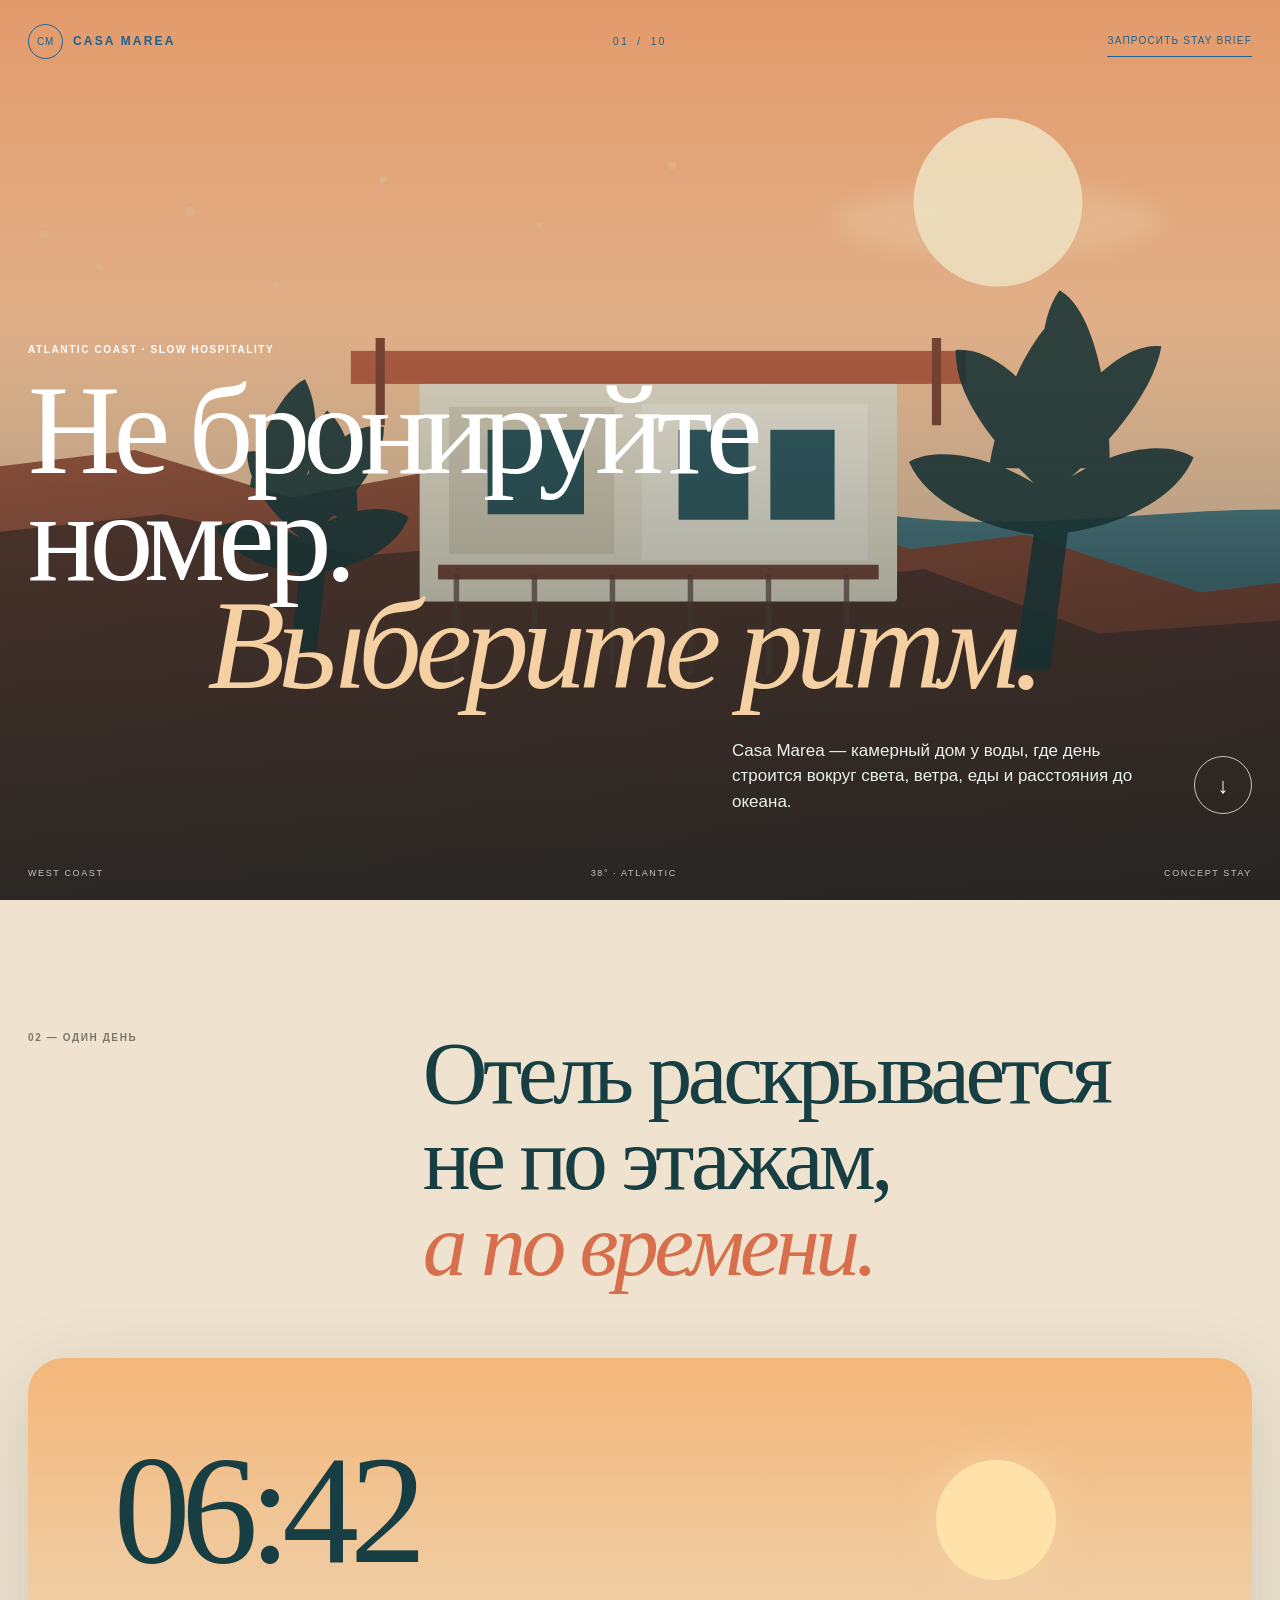
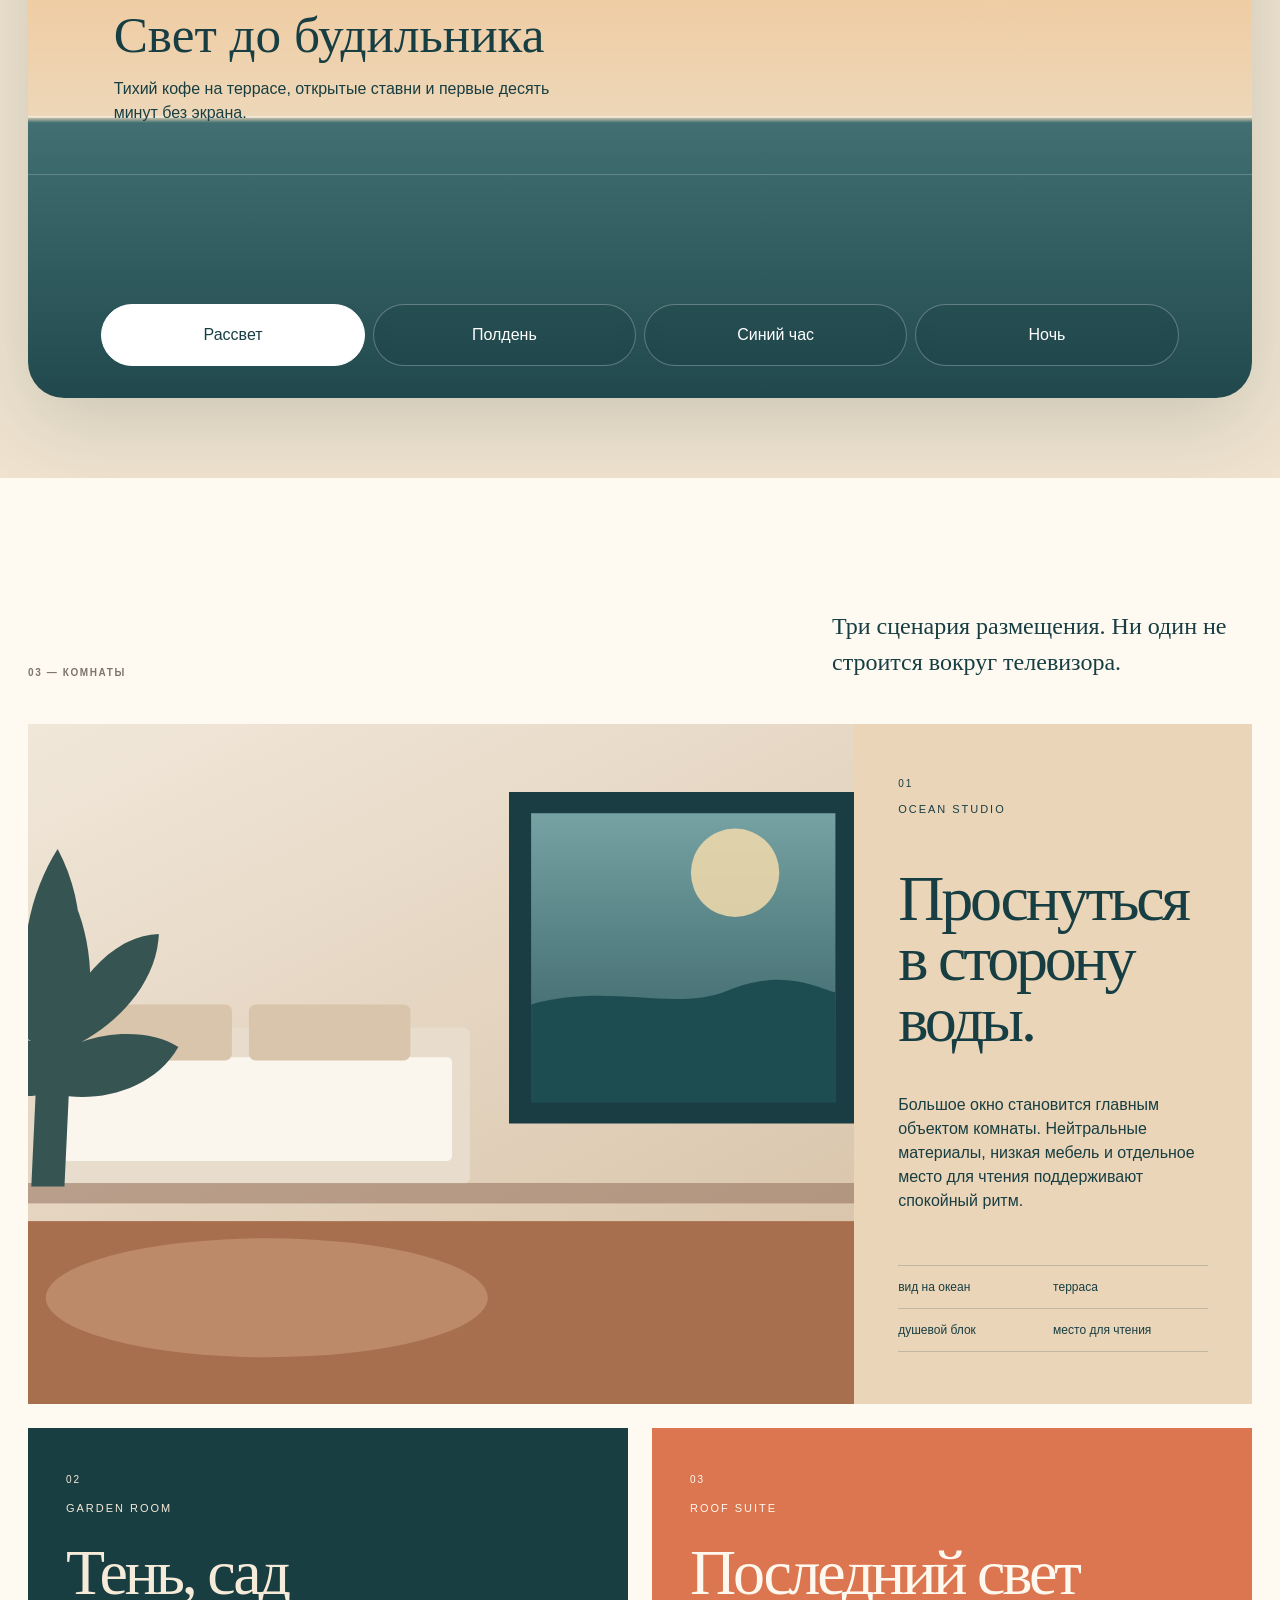
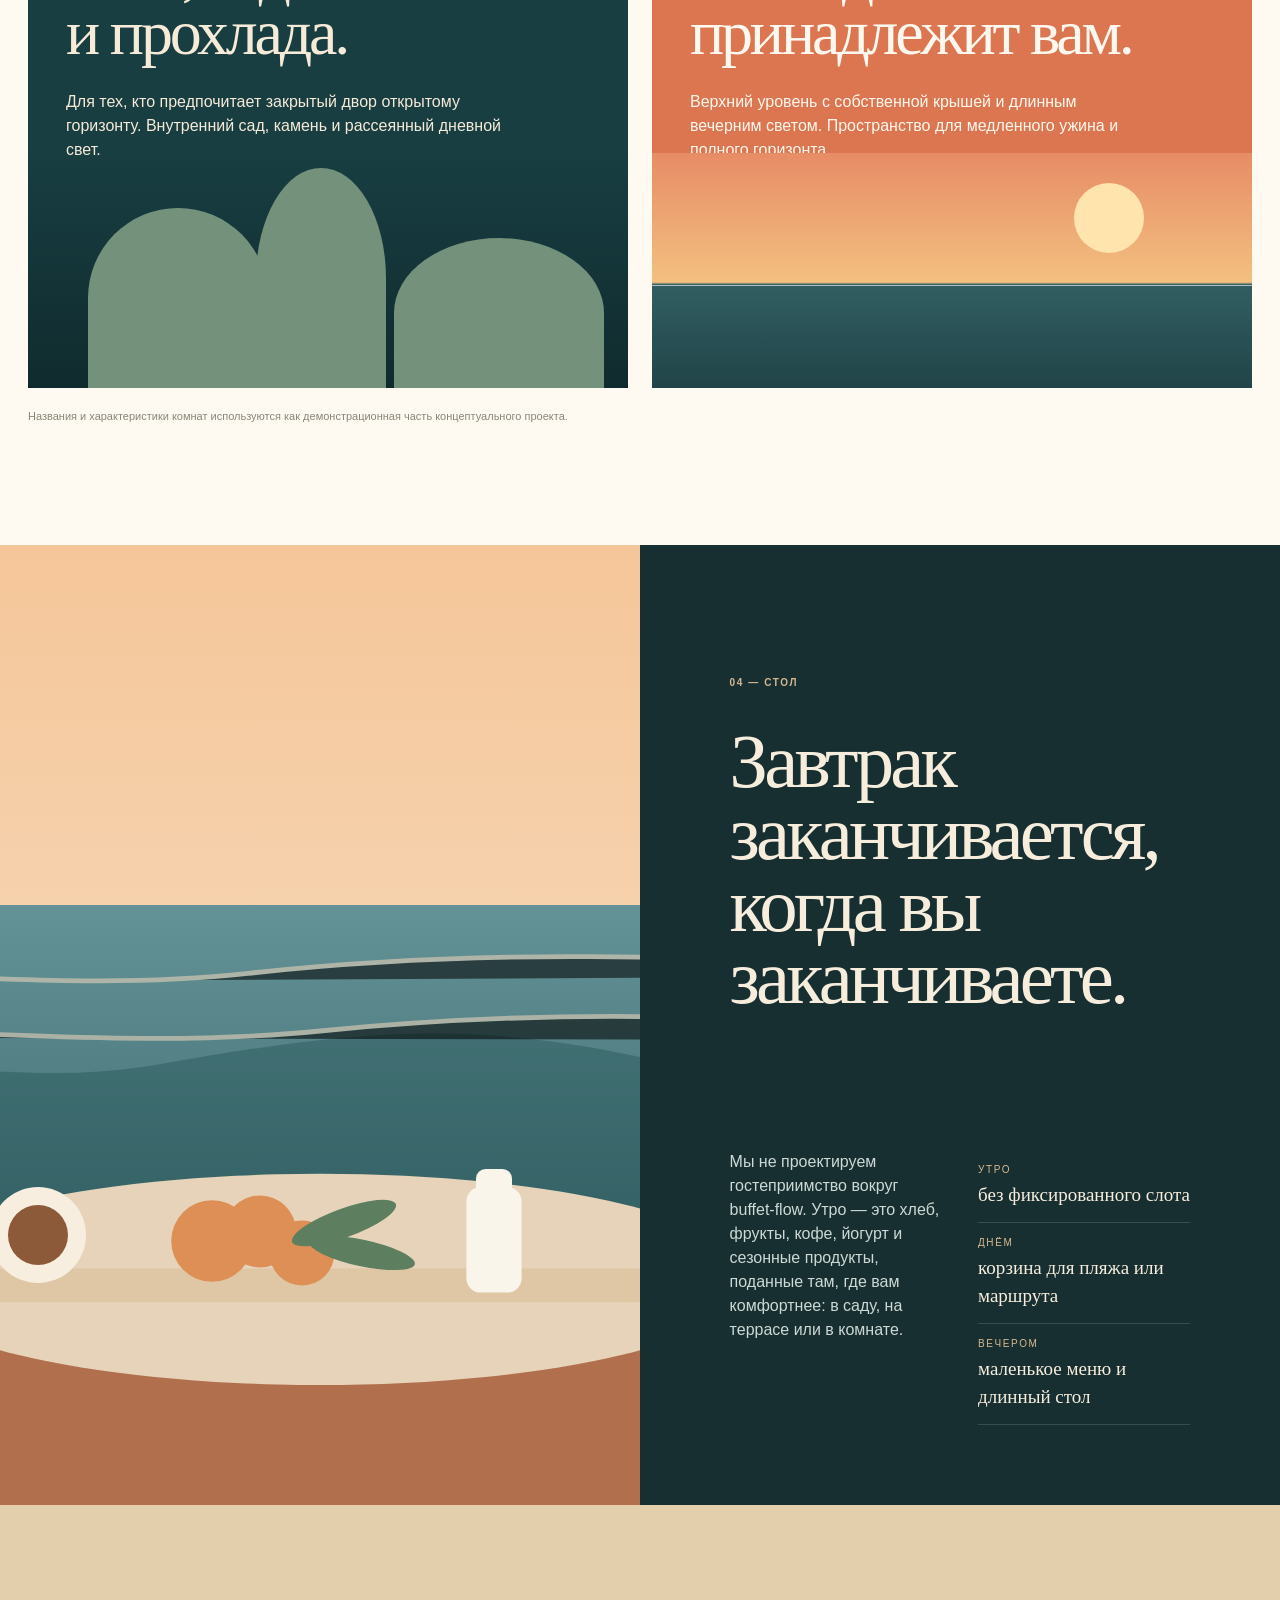
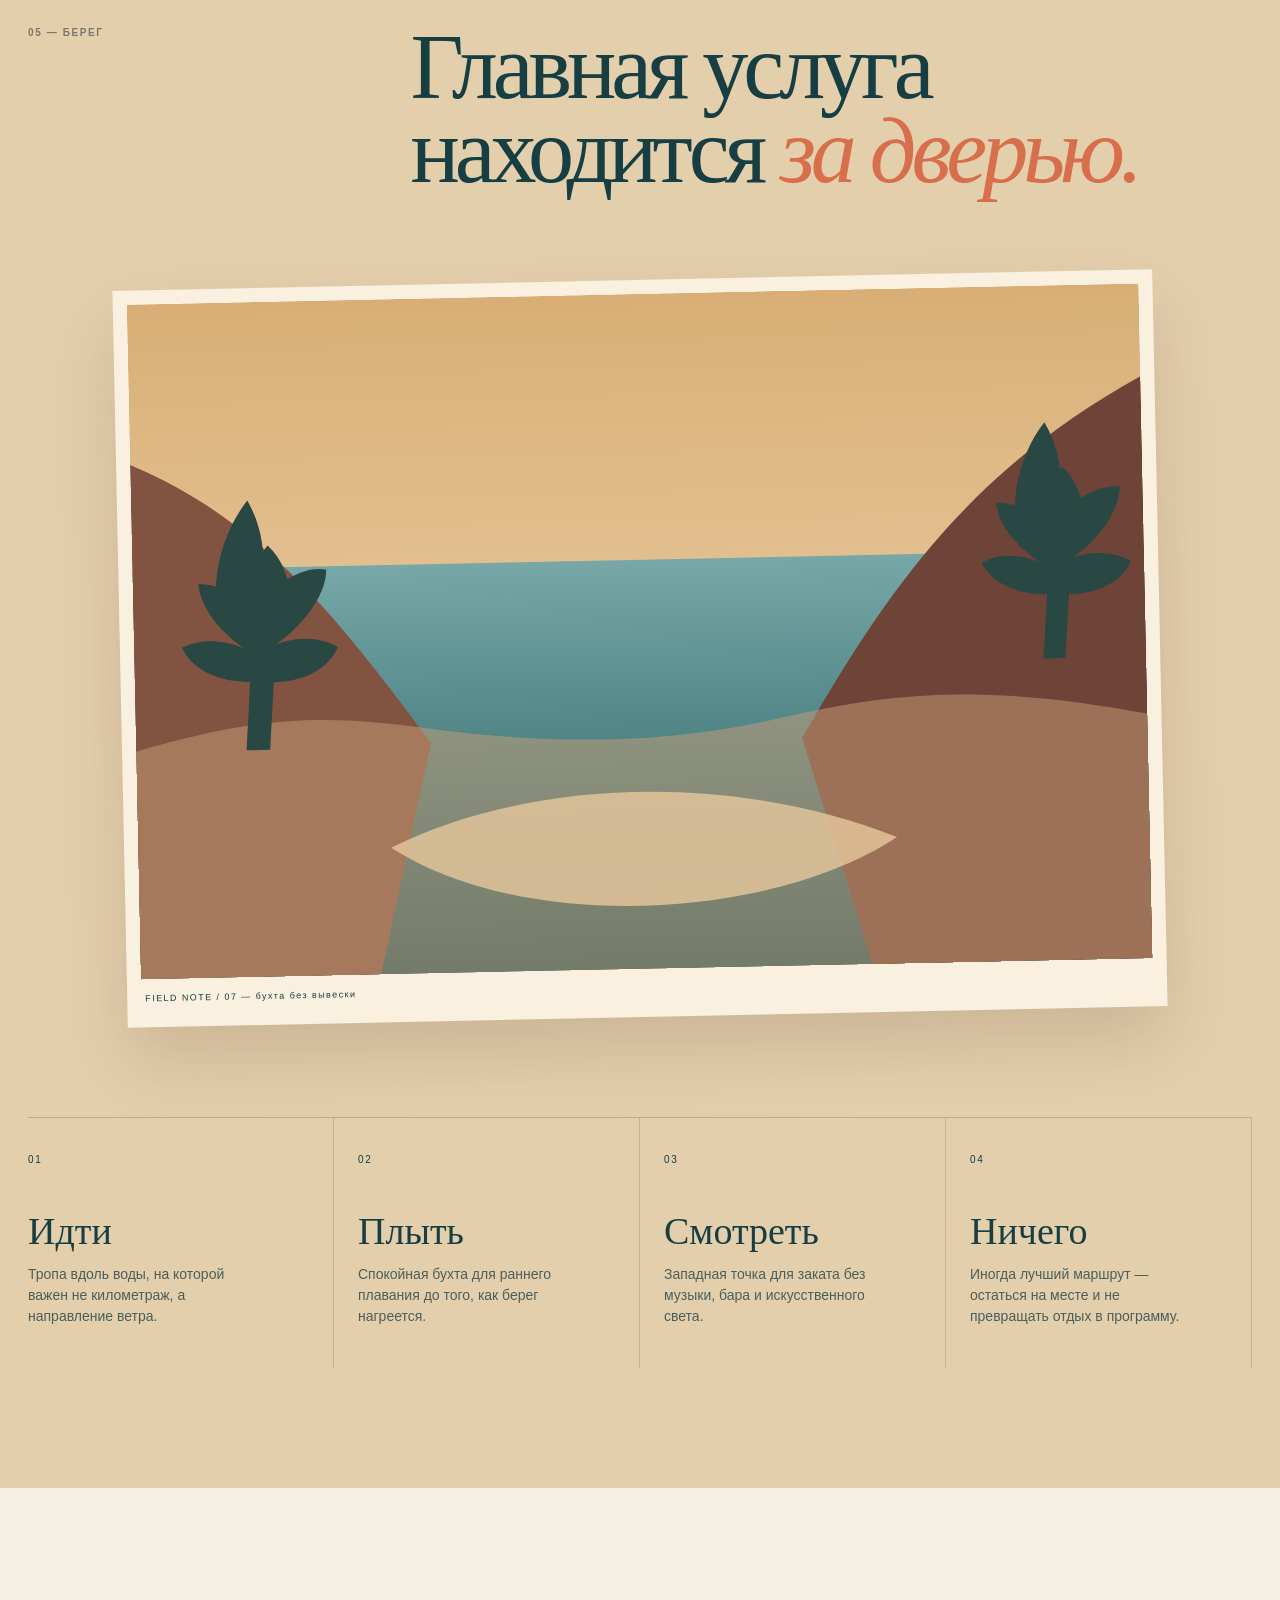
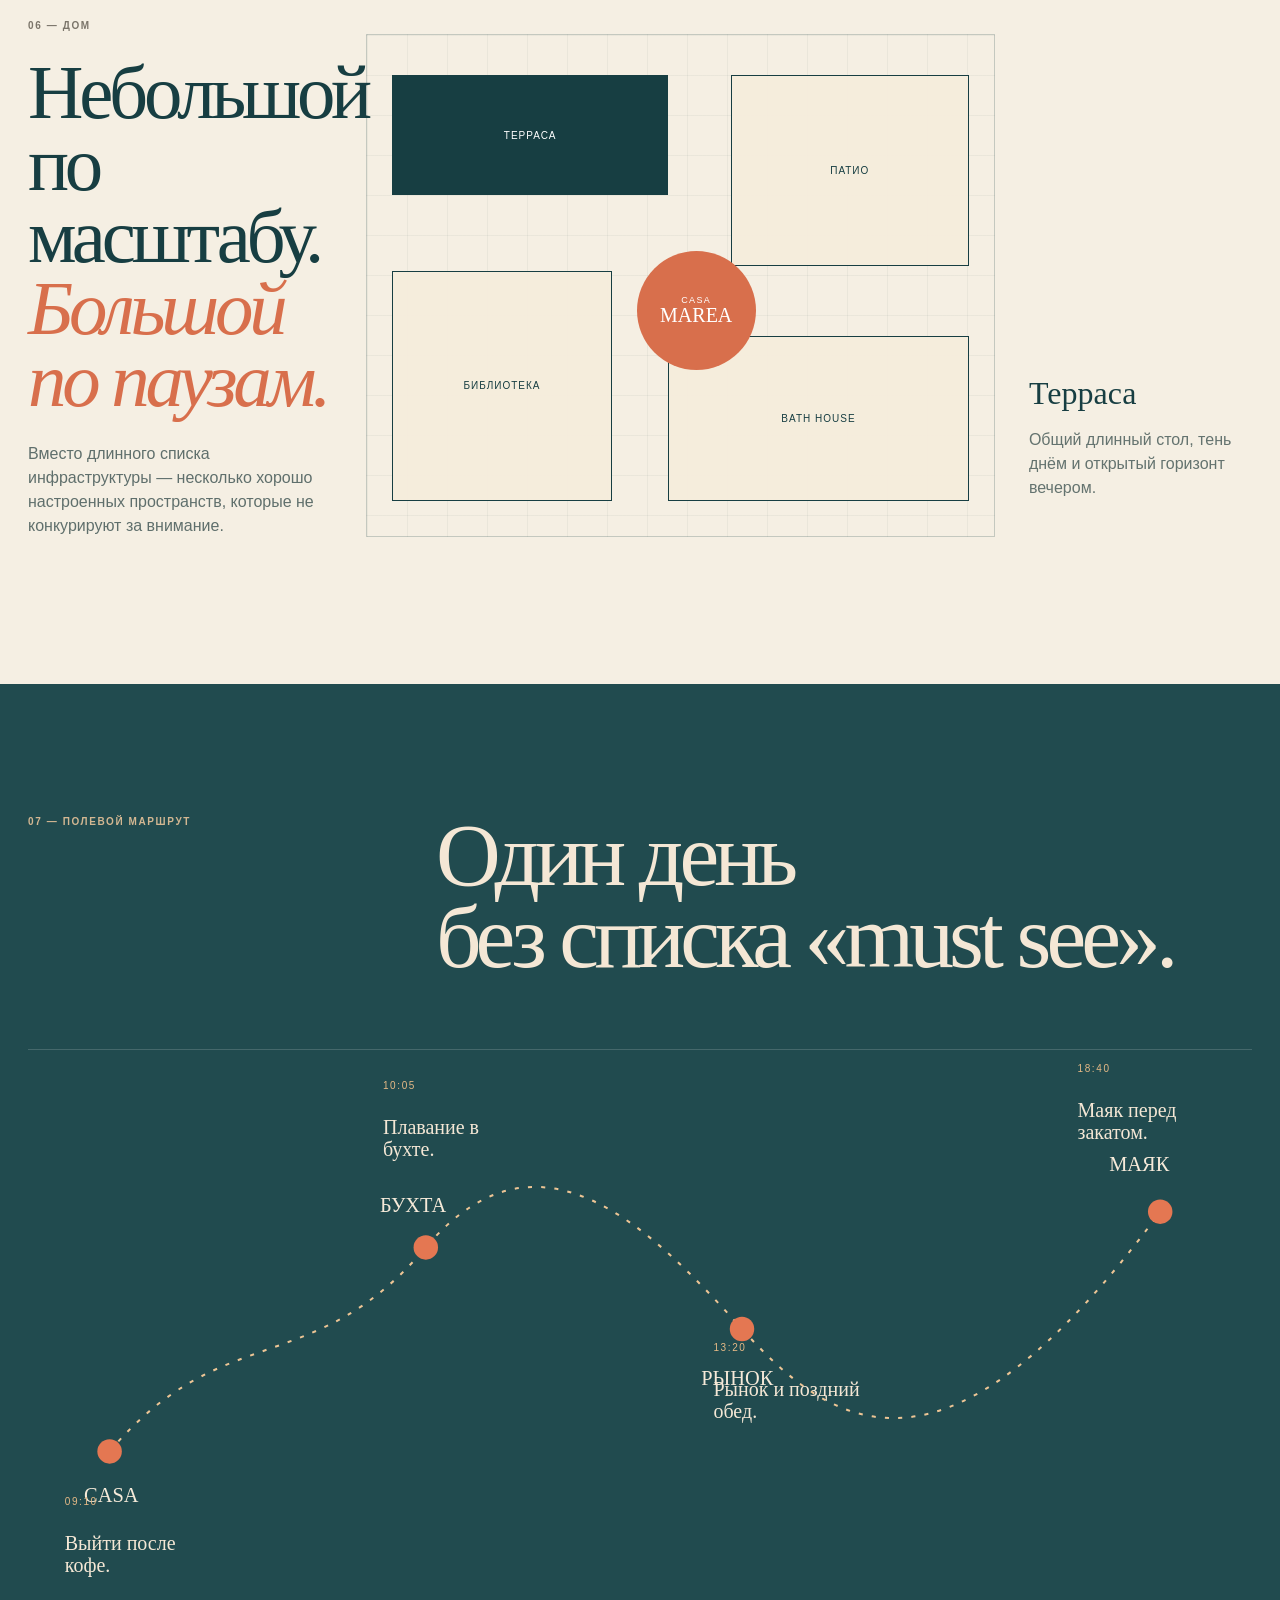
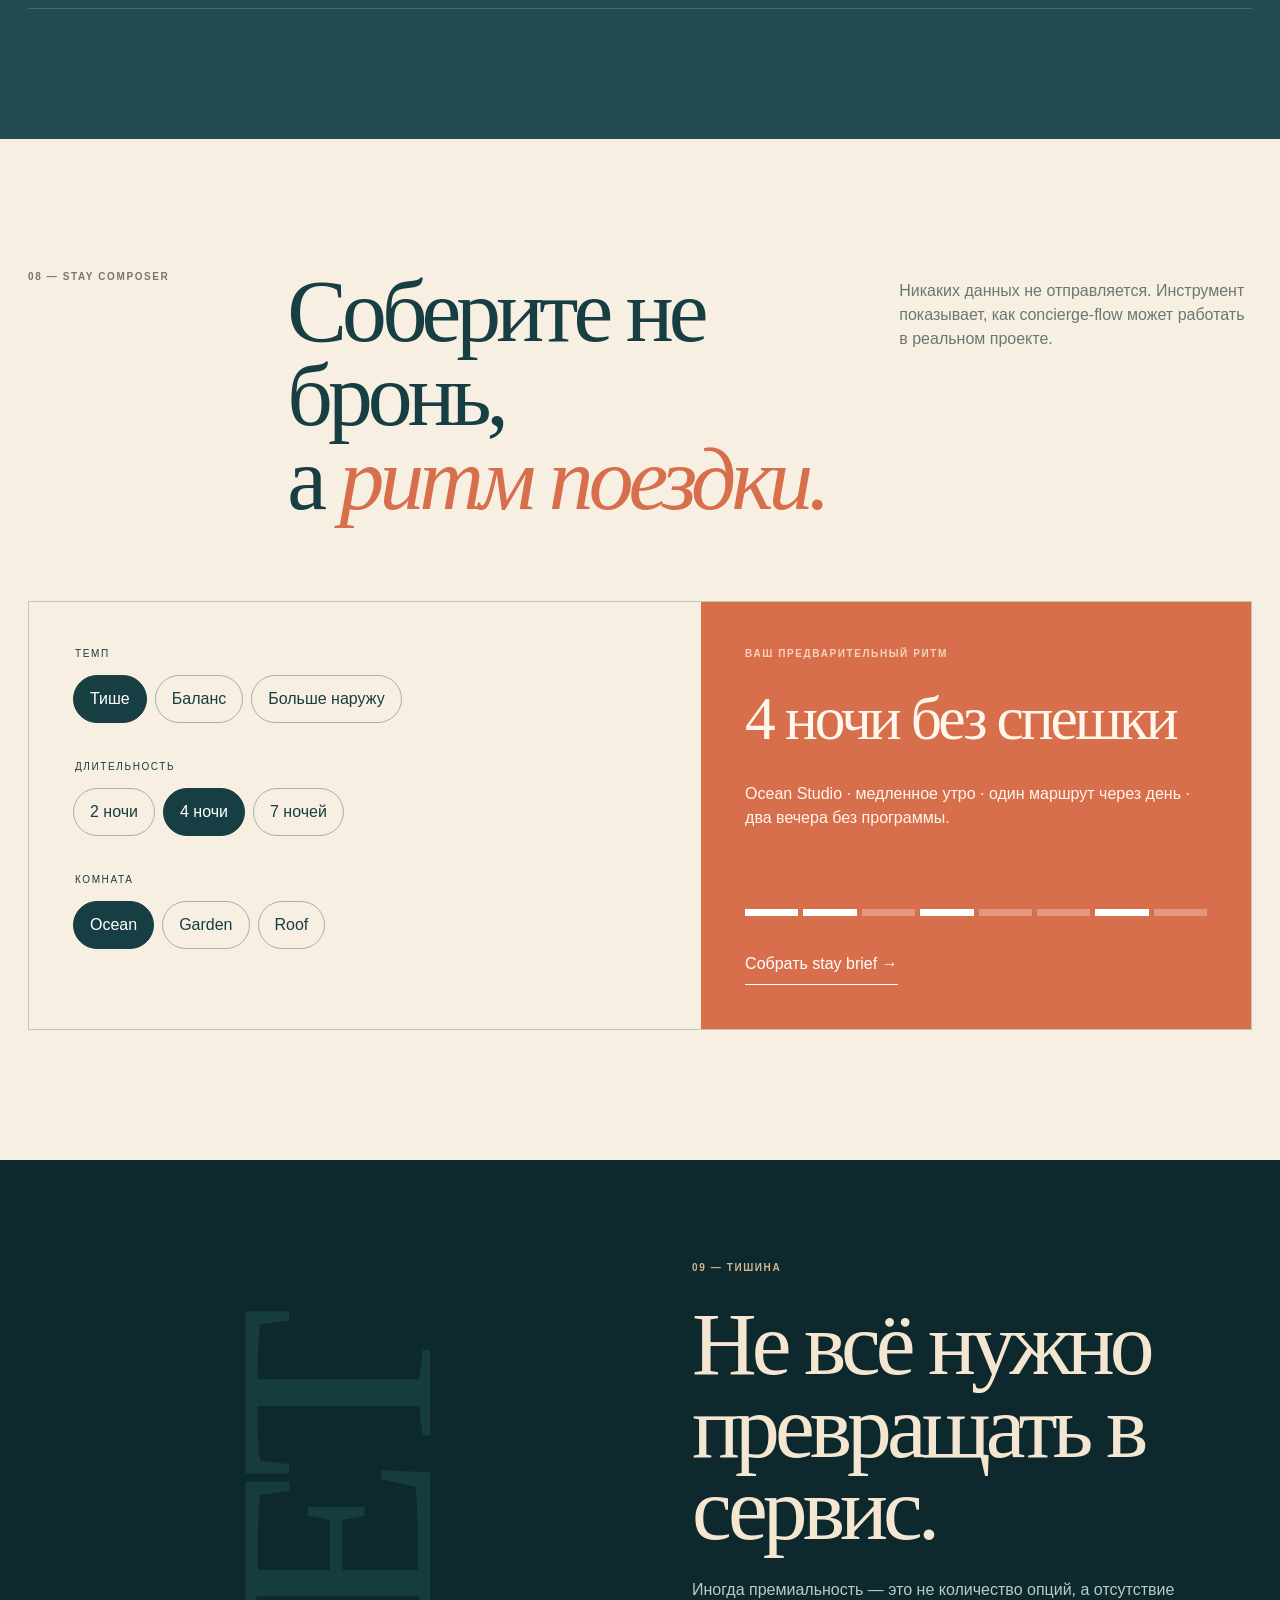
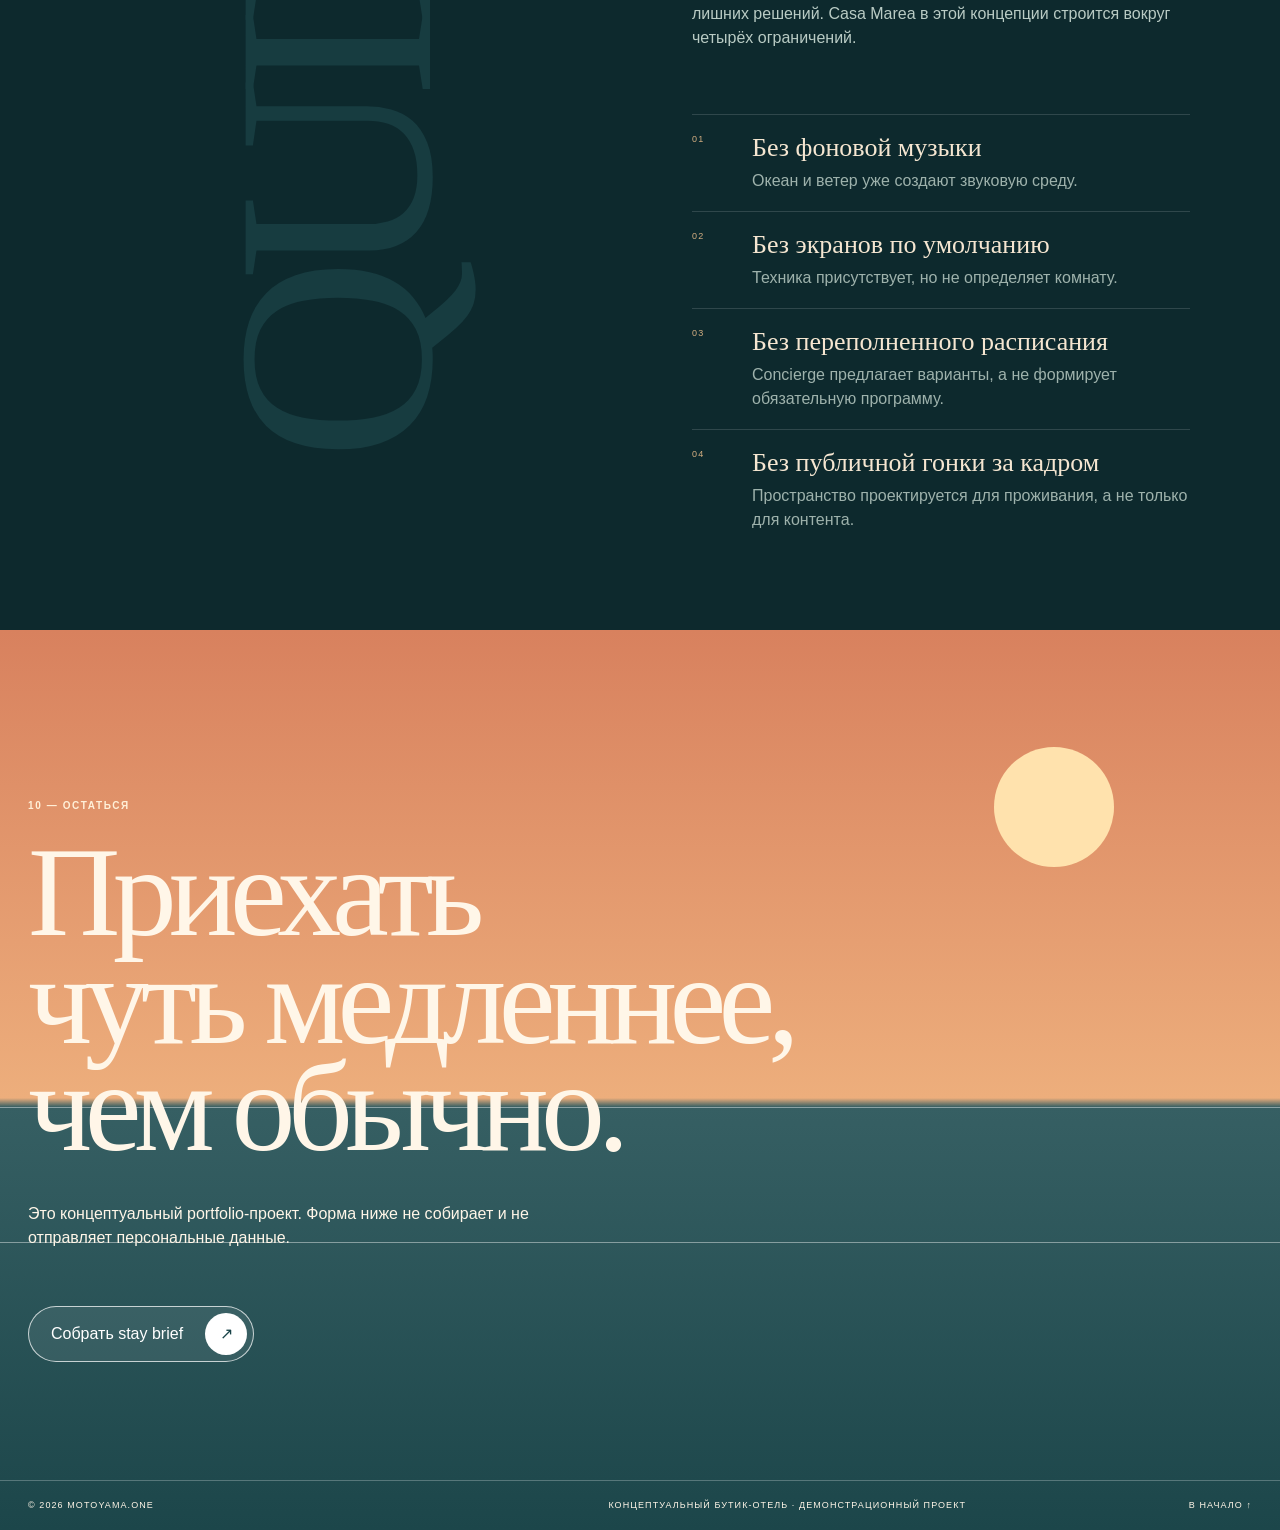
<file: 12-casa-marea/index.html>
<!doctype html>
<html lang="ru">
<head>
  <meta charset="utf-8">
  <meta name="viewport" content="width=device-width, initial-scale=1">
  <meta name="theme-color" content="#f2dfc6">
  <meta name="description" content="Casa Marea — концептуальный бутик-отель у Атлантики. Атмосферный travel experience, комнаты, локальные маршруты и персональный ритм поездки.">
  <title>Casa Marea — Atlantic Hideaway</title>
  <link rel="icon" href="assets/img/favicon.svg" type="image/svg+xml">
  <link rel="stylesheet" href="assets/css/style.css">
</head>
<body>
  <a class="skip-link" href="#main">К содержанию</a>

  <header class="site-header" data-header>
    <a class="brand" href="#arrival" aria-label="Casa Marea — к началу страницы">
      <span class="brand-mark" aria-hidden="true">CM</span>
      <span class="brand-name">CASA MAREA</span>
    </a>
    <div class="header-meta" aria-hidden="true">
      <span data-chapter-number>01</span>
      <span>/</span>
      <span>10</span>
    </div>
    <button class="menu-button" type="button" aria-expanded="false" aria-controls="menu" data-menu-button>
      <span>Меню</span>
      <span class="menu-lines" aria-hidden="true"><i></i><i></i></span>
    </button>
    <button class="reserve-button" type="button" data-open-brief>Запросить stay brief</button>
  </header>

  <nav class="chapter-menu" id="menu" aria-label="Навигация по истории" data-menu hidden>
    <div class="chapter-menu-inner">
      <p class="menu-kicker">Путевой журнал</p>
      <ol>
        <li><a href="#arrival" data-nav-link><span>01</span> Прибытие</a></li>
        <li><a href="#day" data-nav-link><span>02</span> Один день</a></li>
        <li><a href="#rooms" data-nav-link><span>03</span> Комнаты</a></li>
        <li><a href="#table" data-nav-link><span>04</span> Стол</a></li>
        <li><a href="#coast" data-nav-link><span>05</span> Берег</a></li>
        <li><a href="#house" data-nav-link><span>06</span> Дом</a></li>
        <li><a href="#route" data-nav-link><span>07</span> Маршрут</a></li>
        <li><a href="#composer" data-nav-link><span>08</span> Ритм поездки</a></li>
        <li><a href="#quiet" data-nav-link><span>09</span> Тишина</a></li>
        <li><a href="#stay" data-nav-link><span>10</span> Остаться</a></li>
      </ol>
      <p class="menu-note">Бутик-отель как последовательность ощущений, а не каталог номеров.</p>
    </div>
  </nav>

  <main id="main">
    <section class="arrival chapter" id="arrival" data-chapter="01">
      <div class="arrival-image" aria-hidden="true">
        <img src="assets/img/hero-coast.svg" alt="" width="1600" height="1000">
      </div>
      <div class="arrival-shade"></div>
      <div class="arrival-copy">
        <p class="eyebrow">Atlantic coast · slow hospitality</p>
        <h1><span>Не бронируйте</span><span>номер.</span><em>Выберите ритм.</em></h1>
        <div class="arrival-bottom">
          <p>Casa Marea — камерный дом у воды, где день строится вокруг света, ветра, еды и расстояния до океана.</p>
          <a class="round-link" href="#day" aria-label="Продолжить к разделу Один день"><span>↓</span></a>
        </div>
      </div>
      <div class="arrival-caption">
        <span>WEST COAST</span>
        <span>38° · ATLANTIC</span>
        <span>CONCEPT STAY</span>
      </div>
    </section>

    <section class="day chapter" id="day" data-chapter="02">
      <div class="day-intro">
        <p class="section-index">02 — Один день</p>
        <h2>Отель раскрывается<br>не по этажам,<br><i>а по времени.</i></h2>
      </div>
      <div class="day-stage" data-day-stage data-time="dawn">
        <div class="day-sun" aria-hidden="true"></div>
        <div class="day-horizon" aria-hidden="true"></div>
        <div class="day-text">
          <p class="day-time" data-day-time>06:42</p>
          <h3 data-day-title>Свет до будильника</h3>
          <p data-day-copy>Тихий кофе на террасе, открытые ставни и первые десять минут без экрана.</p>
        </div>
        <div class="day-controls" role="group" aria-label="Выберите время суток">
          <button class="is-active" type="button" data-day="dawn" data-time="06:42" data-title="Свет до будильника" data-copy="Тихий кофе на террасе, открытые ставни и первые десять минут без экрана.">Рассвет</button>
          <button type="button" data-day="noon" data-time="13:10" data-title="Дом исчезает" data-copy="Днём важнее берег: велосипеды, бухта, соль на коже и поздний обед без расписания.">Полдень</button>
          <button type="button" data-day="blue" data-time="19:28" data-title="Возвращение к столу" data-copy="Сумерки собирают гостей на общей террасе: длинный стол, локальные продукты и ветер с океана.">Синий час</button>
          <button type="button" data-day="night" data-time="23:16" data-title="Остаётся только шум воды" data-copy="Ночью дом становится почти бесшумным: приглушённый свет, библиотека и открытые окна вместо телевизора.">Ночь</button>
        </div>
      </div>
    </section>

    <section class="rooms chapter" id="rooms" data-chapter="03">
      <div class="rooms-head">
        <p class="section-index">03 — Комнаты</p>
        <p class="rooms-note">Три сценария размещения. Ни один не строится вокруг телевизора.</p>
      </div>
      <article class="room-story room-story-large">
        <div class="room-photo"><img src="assets/img/room.svg" alt="Светлый номер с большим окном на океан" width="1200" height="800" loading="lazy" decoding="async"></div>
        <div class="room-copy">
          <span class="room-no">01</span>
          <p class="room-type">Ocean Studio</p>
          <h3>Проснуться<br>в сторону воды.</h3>
          <p>Большое окно становится главным объектом комнаты. Нейтральные материалы, низкая мебель и отдельное место для чтения поддерживают спокойный ритм.</p>
          <ul>
            <li>вид на океан</li>
            <li>терраса</li>
            <li>душевой блок</li>
            <li>место для чтения</li>
          </ul>
        </div>
      </article>
      <div class="room-duet">
        <article class="room-story room-story-ink">
          <span class="room-no">02</span>
          <p class="room-type">Garden Room</p>
          <h3>Тень, сад<br>и прохлада.</h3>
          <p>Для тех, кто предпочитает закрытый двор открытому горизонту. Внутренний сад, камень и рассеянный дневной свет.</p>
          <div class="room-garden-art" aria-hidden="true"><span></span><i></i><b></b></div>
        </article>
        <article class="room-story room-story-sun">
          <span class="room-no">03</span>
          <p class="room-type">Roof Suite</p>
          <h3>Последний свет<br>принадлежит вам.</h3>
          <p>Верхний уровень с собственной крышей и длинным вечерним светом. Пространство для медленного ужина и полного горизонта.</p>
          <div class="room-roof-art" aria-hidden="true"><span></span><i></i></div>
        </article>
      </div>
      <p class="demo-note">Названия и характеристики комнат используются как демонстрационная часть концептуального проекта.</p>
    </section>

    <section class="table chapter" id="table" data-chapter="04">
      <div class="table-image"><img src="assets/img/table.svg" alt="Завтрак на террасе с видом на океан" width="1200" height="800" loading="lazy" decoding="async"></div>
      <div class="table-copy">
        <p class="section-index">04 — Стол</p>
        <h2>Завтрак заканчивается,<br>когда вы заканчиваете.</h2>
        <div class="table-columns">
          <p>Мы не проектируем гостеприимство вокруг buffet-flow. Утро — это хлеб, фрукты, кофе, йогурт и сезонные продукты, поданные там, где вам комфортнее: в саду, на террасе или в комнате.</p>
          <dl>
            <div><dt>Утро</dt><dd>без фиксированного слота</dd></div>
            <div><dt>Днём</dt><dd>корзина для пляжа или маршрута</dd></div>
            <div><dt>Вечером</dt><dd>маленькое меню и длинный стол</dd></div>
          </dl>
        </div>
      </div>
    </section>

    <section class="coast chapter" id="coast" data-chapter="05">
      <div class="coast-title">
        <p class="section-index">05 — Берег</p>
        <h2>Главная услуга<br>находится <em>за дверью.</em></h2>
      </div>
      <div class="coast-frame">
        <img src="assets/img/cove.svg" alt="Небольшая скрытая бухта между скалами" width="1200" height="800" loading="lazy" decoding="async">
        <p class="coast-caption">FIELD NOTE / 07 — бухта без вывески</p>
      </div>
      <div class="coast-notes" aria-label="Полевые заметки">
        <article><span>01</span><h3>Идти</h3><p>Тропа вдоль воды, на которой важен не километраж, а направление ветра.</p></article>
        <article><span>02</span><h3>Плыть</h3><p>Спокойная бухта для раннего плавания до того, как берег нагреется.</p></article>
        <article><span>03</span><h3>Смотреть</h3><p>Западная точка для заката без музыки, бара и искусственного света.</p></article>
        <article><span>04</span><h3>Ничего</h3><p>Иногда лучший маршрут — остаться на месте и не превращать отдых в программу.</p></article>
      </div>
    </section>

    <section class="house chapter" id="house" data-chapter="06">
      <div class="house-left">
        <p class="section-index">06 — Дом</p>
        <h2>Небольшой<br>по масштабу.<br><i>Большой по паузам.</i></h2>
        <p>Вместо длинного списка инфраструктуры — несколько хорошо настроенных пространств, которые не конкурируют за внимание.</p>
      </div>
      <div class="house-plan" aria-label="Схема пространств Casa Marea">
        <button class="space space-terrace is-active" type="button" data-space="Терраса" data-space-copy="Общий длинный стол, тень днём и открытый горизонт вечером."><span>Терраса</span></button>
        <button class="space space-patio" type="button" data-space="Патио" data-space-copy="Закрытый от ветра двор с прохладой, растениями и местом для чтения."><span>Патио</span></button>
        <button class="space space-library" type="button" data-space="Библиотека" data-space-copy="Комната без фоновой музыки — книги, настольные игры и мягкий свет."><span>Библиотека</span></button>
        <button class="space space-bath" type="button" data-space="Bath house" data-space-copy="Тёплая вода, камень и отдельный тихий блок после прогулки или океана."><span>Bath house</span></button>
        <div class="house-plan-core"><span>CASA</span><strong>MAREA</strong></div>
      </div>
      <div class="house-detail" aria-live="polite">
        <span data-space-title>Терраса</span>
        <p data-space-copy>Общий длинный стол, тень днём и открытый горизонт вечером.</p>
      </div>
    </section>

    <section class="route chapter" id="route" data-chapter="07">
      <div class="route-head">
        <p class="section-index">07 — Полевой маршрут</p>
        <h2>Один день<br>без списка «must see».</h2>
      </div>
      <div class="route-map" aria-label="Концептуальный маршрут вокруг отеля">
        <svg viewBox="0 0 1200 520" role="img" aria-labelledby="route-title">
          <title id="route-title">Схема маршрута от Casa Marea к бухте, рынку и маяку</title>
          <path class="route-line" d="M80 380 C190 250 280 310 390 180 S610 160 700 260 S900 430 1110 145"/>
          <circle cx="80" cy="380" r="12"/><circle cx="390" cy="180" r="12"/><circle cx="700" cy="260" r="12"/><circle cx="1110" cy="145" r="12"/>
          <g class="route-labels"><text x="55" y="430">CASA</text><text x="345" y="145">БУХТА</text><text x="660" y="315">РЫНОК</text><text x="1060" y="105">МАЯК</text></g>
        </svg>
        <div class="route-stop route-stop-1"><span>09:10</span><p>Выйти после кофе.</p></div>
        <div class="route-stop route-stop-2"><span>10:05</span><p>Плавание в бухте.</p></div>
        <div class="route-stop route-stop-3"><span>13:20</span><p>Рынок и поздний обед.</p></div>
        <div class="route-stop route-stop-4"><span>18:40</span><p>Маяк перед закатом.</p></div>
      </div>
    </section>

    <section class="composer chapter" id="composer" data-chapter="08">
      <div class="composer-head">
        <p class="section-index">08 — Stay composer</p>
        <h2>Соберите не бронь,<br>а <i>ритм поездки.</i></h2>
        <p>Никаких данных не отправляется. Инструмент показывает, как concierge-flow может работать в реальном проекте.</p>
      </div>
      <div class="composer-workbench">
        <div class="composer-controls">
          <fieldset>
            <legend>Темп</legend>
            <div class="choice-row" data-choice-group="pace">
              <button type="button" class="is-active" data-value="slow">Тише</button>
              <button type="button" data-value="balanced">Баланс</button>
              <button type="button" data-value="outside">Больше наружу</button>
            </div>
          </fieldset>
          <fieldset>
            <legend>Длительность</legend>
            <div class="choice-row" data-choice-group="nights">
              <button type="button" data-value="2">2 ночи</button>
              <button type="button" class="is-active" data-value="4">4 ночи</button>
              <button type="button" data-value="7">7 ночей</button>
            </div>
          </fieldset>
          <fieldset>
            <legend>Комната</legend>
            <div class="choice-row" data-choice-group="room">
              <button type="button" class="is-active" data-value="Ocean Studio">Ocean</button>
              <button type="button" data-value="Garden Room">Garden</button>
              <button type="button" data-value="Roof Suite">Roof</button>
            </div>
          </fieldset>
        </div>
        <div class="composer-result" aria-live="polite">
          <p class="result-label">Ваш предварительный ритм</p>
          <h3 data-result-title>Четыре ночи без спешки</h3>
          <p data-result-copy>Ocean Studio · медленное утро · один маршрут через день · два вечера без программы.</p>
          <div class="result-strip" data-result-strip>
            <span class="is-on"></span><span class="is-on"></span><span></span><span class="is-on"></span><span></span><span></span><span class="is-on"></span><span></span>
          </div>
          <button class="text-button" type="button" data-open-brief>Собрать stay brief →</button>
        </div>
      </div>
    </section>

    <section class="quiet chapter" id="quiet" data-chapter="09">
      <div class="quiet-word" aria-hidden="true">QUIET</div>
      <div class="quiet-copy">
        <p class="section-index">09 — Тишина</p>
        <h2>Не всё нужно<br>превращать в сервис.</h2>
        <p>Иногда премиальность — это не количество опций, а отсутствие лишних решений. Casa Marea в этой концепции строится вокруг четырёх ограничений.</p>
        <ol>
          <li><span>01</span><strong>Без фоновой музыки</strong><p>Океан и ветер уже создают звуковую среду.</p></li>
          <li><span>02</span><strong>Без экранов по умолчанию</strong><p>Техника присутствует, но не определяет комнату.</p></li>
          <li><span>03</span><strong>Без переполненного расписания</strong><p>Concierge предлагает варианты, а не формирует обязательную программу.</p></li>
          <li><span>04</span><strong>Без публичной гонки за кадром</strong><p>Пространство проектируется для проживания, а не только для контента.</p></li>
        </ol>
      </div>
    </section>

    <section class="stay chapter" id="stay" data-chapter="10">
      <div class="stay-sky" aria-hidden="true"><span></span><i></i><b></b></div>
      <div class="stay-copy">
        <p class="section-index">10 — Остаться</p>
        <h2>Приехать<br>чуть медленнее,<br>чем обычно.</h2>
        <p>Это концептуальный portfolio-проект. Форма ниже не собирает и не отправляет персональные данные.</p>
        <button class="stay-cta" type="button" data-open-brief><span>Собрать stay brief</span><i>↗</i></button>
      </div>
      <footer class="site-footer">
        <p>© <span data-year>XXI</span> <a href="https://motoyama.one/" target="_blank" rel="noopener noreferrer">MOTOYAMA.ONE</a></p>
        <p>Концептуальный бутик-отель · демонстрационный проект</p>
        <a href="#arrival">В начало ↑</a>
      </footer>
    </section>
  </main>

  <dialog class="brief-dialog" data-brief-dialog aria-labelledby="brief-title">
    <button class="dialog-close" type="button" data-close-brief aria-label="Закрыть окно">×</button>
    <p class="dialog-kicker">CASA MAREA / STAY BRIEF</p>
    <h2 id="brief-title">Ваш ритм уже собран.</h2>
    <p class="dialog-lead">В production-версии этот экран мог бы передать выбранный сценарий concierge-команде. Здесь это демонстрационный frontend-flow: данные не отправляются.</p>
    <div class="brief-summary">
      <div><span>Темп</span><strong data-brief-pace>Тише</strong></div>
      <div><span>Длительность</span><strong data-brief-nights>4 ночи</strong></div>
      <div><span>Комната</span><strong data-brief-room>Ocean Studio</strong></div>
    </div>
    <button class="dialog-confirm" type="button" data-close-brief>Вернуться к истории</button>
  </dialog>

  <script src="assets/js/app.js" defer></script>
</body>
</html>
</file>
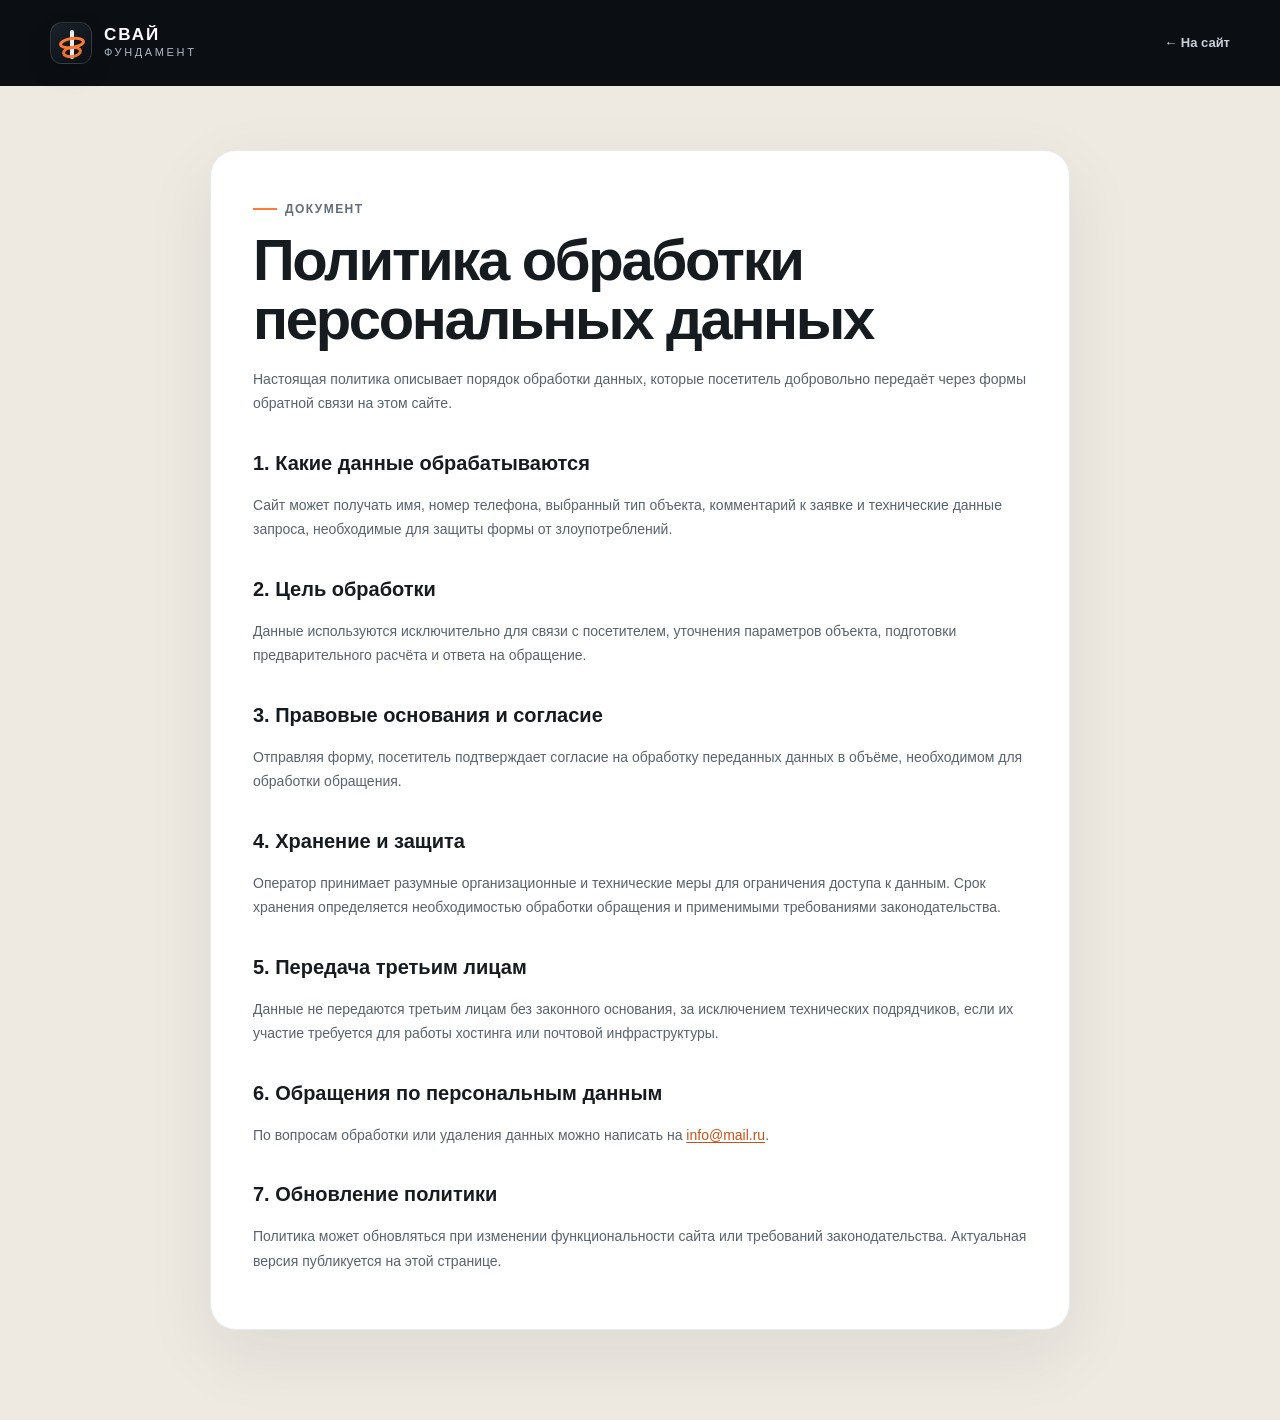
<file: 03-screw-piles/privacy.html>
<!DOCTYPE html>
<html lang="ru">
<head>
  <meta charset="utf-8">
  <meta name="viewport" content="width=device-width, initial-scale=1">
  <meta name="theme-color" content="#0b0f14">
  <title>Политика обработки персональных данных</title>
  <meta name="robots" content="noindex,follow">
  <link rel="icon" href="assets/img/favicon.svg" type="image/svg+xml">
  <link rel="stylesheet" href="assets/css/style.css">
</head>
<body class="legal-page">
  <header class="legal-header">
    <div class="container">
      <a class="brand" href="index.html" aria-label="Вернуться на главную">
        <span class="brand__mark" aria-hidden="true"><span class="brand__shaft"></span><span class="brand__spiral brand__spiral--one"></span><span class="brand__spiral brand__spiral--two"></span></span>
        <span class="brand__text"><strong>СВАЙ</strong><span>ФУНДАМЕНТ</span></span>
      </a>
      <a class="legal-back" href="index.html">← На сайт</a>
    </div>
  </header>

  <main class="legal-main">
    <article class="container legal-card">
      <span class="section-index">Документ</span>
      <h1>Политика обработки персональных данных</h1>
      <p>Настоящая политика описывает порядок обработки данных, которые посетитель добровольно передаёт через формы обратной связи на этом сайте.</p>

      <h2>1. Какие данные обрабатываются</h2>
      <p>Сайт может получать имя, номер телефона, выбранный тип объекта, комментарий к заявке и технические данные запроса, необходимые для защиты формы от злоупотреблений.</p>

      <h2>2. Цель обработки</h2>
      <p>Данные используются исключительно для связи с посетителем, уточнения параметров объекта, подготовки предварительного расчёта и ответа на обращение.</p>

      <h2>3. Правовые основания и согласие</h2>
      <p>Отправляя форму, посетитель подтверждает согласие на обработку переданных данных в объёме, необходимом для обработки обращения.</p>

      <h2>4. Хранение и защита</h2>
      <p>Оператор принимает разумные организационные и технические меры для ограничения доступа к данным. Срок хранения определяется необходимостью обработки обращения и применимыми требованиями законодательства.</p>

      <h2>5. Передача третьим лицам</h2>
      <p>Данные не передаются третьим лицам без законного основания, за исключением технических подрядчиков, если их участие требуется для работы хостинга или почтовой инфраструктуры.</p>

      <h2>6. Обращения по персональным данным</h2>
      <p>По вопросам обработки или удаления данных можно написать на <a href="mailto:info@mail.ru">info@mail.ru</a>.</p>

      <h2>7. Обновление политики</h2>
      <p>Политика может обновляться при изменении функциональности сайта или требований законодательства. Актуальная версия публикуется на этой странице.</p>
    </article>
  </main>
</body>
</html>
</file>
<file: assets/css/style.css>
:root{color-scheme:light;--ink:#18242a;--slate:#56616b;--paper:#f5f3ed;--line:#d6d9d4;--lime:#d8f178;--navy:#111a23}
*{box-sizing:border-box}html{scroll-behavior:smooth}body{margin:0;background:var(--paper);color:var(--ink);font:16px/1.5 'Segoe UI',Arial,sans-serif}a{color:inherit;text-decoration:none}button,input{font:inherit}button{cursor:pointer}img{display:block;width:100%}.sr-only{position:absolute;width:1px;height:1px;padding:0;margin:-1px;overflow:hidden;clip:rect(0,0,0,0);white-space:nowrap;border:0}.skip-link{position:absolute;left:20px;top:-60px;padding:10px 16px;background:var(--lime);z-index:10}.skip-link:focus{top:10px}:focus-visible{outline:3px solid #87ac26;outline-offset:3px}
.site-header{height:94px;padding:0 clamp(20px,5.5vw,100px);display:flex;align-items:center;justify-content:space-between;background:var(--navy);color:#f1f3ea;border-bottom:1px solid #36424a}.brand{display:flex;align-items:center;gap:18px}.brand-mark{font:700 36px/1 'Space Grotesk',sans-serif;letter-spacing:-4px}.brand-mark span{color:var(--lime)}.brand-caption{font-size:12px;font-weight:700;letter-spacing:.14em}.brand-caption small{display:block;color:#aab4b7;font-size:9px;letter-spacing:.17em;margin-top:3px}.header-link{font-size:13px;border:1px solid #67757c;padding:10px 16px;border-radius:30px}.header-link:hover{background:var(--lime);color:var(--navy);border-color:var(--lime)}
.intro{background:var(--navy);color:#f1f3ea;padding:clamp(75px,9vw,145px) clamp(20px,5.5vw,100px) clamp(80px,10vw,160px);overflow:hidden}.intro-grid{max-width:1480px;margin:auto;display:grid;grid-template-columns:minmax(0,1.5fr) minmax(240px,.5fr);gap:40px}.eyebrow{color:var(--lime);font-size:11px;letter-spacing:.22em;font-weight:700;margin:0 0 34px;display:flex;gap:15px;align-items:center}.eyebrow-line{height:1px;width:32px;background:var(--lime)}h1,h2,p{margin-top:0}h1,h2{font-family:'Segoe UI',Arial,sans-serif}h1{font-size:clamp(64px,8.5vw,140px);line-height:.94;letter-spacing:-.08em;margin-bottom:36px}h1 em{font-style:normal;color:var(--lime)}.lede{max-width:620px;color:#b8c3c4;font-size:clamp(18px,2vw,25px);line-height:1.45}.intro-action{display:inline-flex;align-items:center;gap:35px;background:var(--lime);color:var(--navy);font-weight:700;padding:17px 22px;margin-top:38px}.intro-action:hover{background:#ecffa4}.intro-side{border-left:1px solid #4d585c;padding-left:40px;align-self:stretch;position:relative}.side-number{font:700 clamp(120px,17vw,260px)/.9 'Segoe UI',Arial,sans-serif;letter-spacing:-.12em;color:var(--lime);white-space:nowrap}.side-number span{font-size:40px;vertical-align:top;letter-spacing:0}.intro-side p{font-size:12px;letter-spacing:.25em;line-height:2.2;color:#c0caca;margin-top:50px}.side-orbit{position:absolute;border:1px solid #4b5b5d;border-radius:50%;height:360px;width:360px;left:18%;top:35%;pointer-events:none}
.projects{max-width:1680px;margin:auto;padding:100px clamp(20px,5.5vw,100px) 135px}.section-heading{display:flex;justify-content:space-between;align-items:end;gap:30px;margin-bottom:47px}.eyebrow.dark{color:#667671;margin-bottom:15px}.section-heading h2{font-size:clamp(42px,5vw,70px);letter-spacing:-.07em;line-height:1;margin-bottom:0}.heading-dot{color:#a5c143}.section-note{font-size:14px;color:var(--slate);max-width:245px;margin:0}.toolbar{display:flex;justify-content:space-between;align-items:center;gap:24px;border-top:1px solid var(--line);padding:23px 0 30px}.filters{display:flex;flex-wrap:wrap;gap:7px}.filter{border:1px solid transparent;color:#526167;background:transparent;border-radius:99px;padding:9px 14px;font-size:13px}.filter:hover{border-color:#b5c1b1}.filter.active{background:var(--ink);color:#fff}.filter span{font-size:10px;vertical-align:top;opacity:.6;padding-left:2px}.search{border:1px solid var(--line);height:42px;display:flex;align-items:center;gap:9px;padding:0 12px;min-width:225px;background:#fff}.search svg{height:16px;width:16px;color:#6e7b79}.search input{min-width:0;width:100%;border:0;background:transparent;outline:none;color:var(--ink);font-size:13px}.cards{display:grid;grid-template-columns:repeat(3,minmax(0,1fr));gap:46px 24px}.card{min-width:0;border:1px solid var(--line);background:#fff;transition:transform .25s,box-shadow .25s}.card:hover{transform:translateY(-5px);box-shadow:0 24px 40px #24302716}.card[hidden]{display:none}.card-preview{display:block;position:relative;aspect-ratio:1.5;background:linear-gradient(145deg,#23323a,#455450);overflow:hidden}.card-preview img{height:100%;object-fit:cover;object-position:top;transition:transform .45s}.card:hover img{transform:scale(1.025)}.preview-tag{position:absolute;left:15px;bottom:15px;background:var(--lime);font:700 10px 'Segoe UI',Arial,sans-serif;letter-spacing:.12em;padding:9px 10px;color:var(--ink)}.card-content{padding:26px 26px 22px}.card-type{font-size:10px;letter-spacing:.16em;text-transform:uppercase;color:#768780;font-weight:700;margin-bottom:9px}.card h2{font-size:25px;letter-spacing:-.05em;line-height:1.16;margin-bottom:12px}.card p{color:var(--slate);font-size:14px;min-height:63px;margin-bottom:19px}.stack{font-size:11px;color:#506253;font-weight:700;letter-spacing:.03em;border-top:1px solid #e6e8e1;padding-top:16px;padding-bottom:17px}.card-links{border-top:1px solid #e6e8e1;padding-top:16px;display:flex;justify-content:space-between;gap:10px;font-size:12px;font-weight:700}.card-links a:hover,.outro a:hover,footer a:hover{color:#739119}.empty{padding:70px 0;text-align:center;color:var(--slate)}
.outro{background:#d8f178;padding:95px clamp(20px,5.5vw,100px);display:grid;grid-template-columns:1.25fr .75fr;gap:70px}.outro .eyebrow{color:#4b602f;margin-bottom:20px}.outro h2{font-size:clamp(45px,5vw,78px);letter-spacing:-.07em;line-height:1.03;margin-bottom:0}.outro>div:last-child{align-self:end;max-width:440px}.outro p:not(.eyebrow){font-size:17px}.outro a{font-size:14px;font-weight:700;border-bottom:1px solid currentColor;padding-bottom:5px;display:inline-flex;gap:32px;margin-top:20px}footer{background:var(--navy);color:#bdc9c8;display:flex;justify-content:space-between;gap:20px;padding:32px clamp(20px,5.5vw,100px);font-size:11px;letter-spacing:.1em}
@media(max-width:1000px){.intro-grid{grid-template-columns:1fr}.intro-side{display:none}.cards{grid-template-columns:repeat(2,minmax(0,1fr))}.outro{grid-template-columns:1fr}}@media(max-width:670px){.site-header{height:75px}.brand-caption{font-size:10px}.header-link{font-size:11px;padding:8px}.intro{padding-top:80px;padding-bottom:95px}h1{font-size:clamp(53px,12vw,80px)}.projects{padding-top:70px;padding-bottom:85px}.section-heading{display:block}.section-note{margin-top:20px}.toolbar{align-items:stretch;flex-direction:column}.filters{gap:1px}.filter{font-size:11px;padding:8px 9px}.search{width:100%}.cards{grid-template-columns:1fr;gap:22px}.card p{min-height:0}.outro{padding-top:70px;padding-bottom:75px;gap:20px}footer{flex-wrap:wrap}footer span:nth-child(2){display:none}}@media(prefers-reduced-motion:reduce){html{scroll-behavior:auto}*,*:before,*:after{transition:none!important;animation:none!important}}
</file>
<file: 01-the-under-matrix/assets/css/style.css>
:root {
  --bg:#090c0b;
  --bg-2:#0f1312;
  --panel:#131918;
  --panel-2:#171e1c;
  --paper:#e9eee8;
  --muted:#9ca7a2;
  --line:rgba(233,238,232,.13);
  --line-strong:rgba(233,238,232,.28);
  --mint:#b8ff6a;
  --cyan:#69d9ff;
  --violet:#9b8cff;
  --amber:#ffbf6c;
  --max:1280px;
  --head:78px;
  --rail:64px;
  --radius:26px;
}
*{box-sizing:border-box}
html{scroll-behavior:smooth;background:var(--bg);color:var(--paper)}
body{margin:0;background:var(--bg);color:var(--paper);font-family:Inter,ui-sans-serif,-apple-system,BlinkMacSystemFont,"Segoe UI",sans-serif;line-height:1.6;overflow-x:hidden}
a{color:inherit;text-decoration:none}
button,input{font:inherit}
button{color:inherit}
img,svg{display:block;max-width:100%}
::selection{background:var(--mint);color:#08100a}
.skip-link{position:fixed;left:16px;top:12px;z-index:9999;background:var(--paper);color:#111;padding:10px 14px;transform:translateY(-160%);transition:.2s}.skip-link:focus{transform:none}
.sr-only{position:absolute;width:1px;height:1px;padding:0;margin:-1px;overflow:hidden;clip:rect(0,0,0,0);white-space:nowrap;border:0}
.site-head{height:var(--head);position:fixed;left:0;right:0;top:0;z-index:80;display:flex;align-items:center;justify-content:space-between;padding:0 34px 0 28px;border-bottom:1px solid transparent;transition:background .3s,border-color .3s,backdrop-filter .3s}
.site-head.is-scrolled{background:rgba(9,12,11,.76);border-color:var(--line);backdrop-filter:blur(18px)}
.brand{display:flex;align-items:center;gap:13px;min-width:max-content}.brand-mark{width:40px;height:40px;display:grid;place-items:center;border:1px solid var(--line-strong);font-weight:800;letter-spacing:-.08em;background:rgba(255,255,255,.03)}.brand-copy{display:grid;gap:1px}.brand-copy b{font-size:.86rem;letter-spacing:.18em}.brand-copy em{font-size:.58rem;letter-spacing:.24em;color:var(--muted);font-style:normal}
.desktop-nav{display:flex;gap:24px;font-size:.72rem;text-transform:uppercase;letter-spacing:.14em}.desktop-nav a{color:#c2cbc7;transition:.2s}.desktop-nav a:hover,.desktop-nav a:focus-visible{color:var(--mint)}
.menu-toggle{display:none;width:46px;height:46px;border:1px solid var(--line);background:transparent;border-radius:50%;align-items:center;justify-content:center;flex-direction:column;gap:5px;cursor:pointer}.menu-toggle span:not(.sr-only){display:block;width:18px;height:1px;background:currentColor;transition:.25s}.menu-toggle[aria-expanded="true"] span:nth-child(1){transform:translateY(6px) rotate(45deg)}.menu-toggle[aria-expanded="true"] span:nth-child(2){opacity:0}.menu-toggle[aria-expanded="true"] span:nth-child(3){transform:translateY(-6px) rotate(-45deg)}
.mobile-menu{position:fixed;inset:0;z-index:70;background:rgba(7,9,8,.97);padding:110px 24px 30px}.mobile-menu-inner{height:100%;display:flex;flex-direction:column;gap:16px}.mobile-menu p{color:var(--muted);letter-spacing:.18em;font-size:.72rem}.mobile-menu>a,.mobile-menu-inner>a{font-size:clamp(2rem,10vw,4rem);letter-spacing:-.05em;line-height:1.02}.menu-links{margin-top:auto;padding-top:24px;border-top:1px solid var(--line);display:grid;gap:9px;color:var(--muted);font-size:.86rem}
.rail{position:fixed;top:var(--head);bottom:0;left:0;width:var(--rail);z-index:60;border-right:1px solid var(--line);display:flex;flex-direction:column;align-items:center;padding:24px 0;background:rgba(9,12,11,.34);backdrop-filter:blur(9px)}.rail-caption{font-size:.54rem;letter-spacing:.14em;color:#83908a;writing-mode:vertical-rl;transform:rotate(180deg);margin-bottom:34px}.rail-dot{width:28px;height:28px;display:grid;place-items:center;position:relative;margin:3px 0;color:#74807a;font-size:.5rem}.rail-dot:before{content:"";position:absolute;width:5px;height:5px;border:1px solid currentColor;transform:rotate(45deg)}.rail-dot span{opacity:0;position:absolute;left:42px;font-size:.56rem;color:var(--paper);letter-spacing:.08em;transition:.2s}.rail-dot:hover span,.rail-dot:focus-visible span{opacity:1}.rail-dot.is-active{color:var(--mint)}.rail-line{margin-top:auto;width:1px;height:90px;background:linear-gradient(to bottom,var(--mint),transparent)}
main,.site-footer{margin-left:var(--rail)}
.section{position:relative;padding:clamp(90px,9vw,150px) max(24px,calc((100vw - var(--rail) - var(--max))/2));border-top:1px solid var(--line)}
.eyebrow{margin:0 0 18px;color:var(--mint);font-size:.68rem;letter-spacing:.18em;text-transform:uppercase;font-weight:700}.section-head{max-width:900px;margin-bottom:58px}.section-head h2,.store-intro h2,.martial-head h2,.manifesto-copy h2,.contact-copy h2{font-size:clamp(2.5rem,6vw,6.8rem);line-height:.93;letter-spacing:-.064em;font-weight:620;margin:0 0 26px}.section-head>p,.store-intro>p,.martial-head>p{max-width:760px;color:#adb8b3;font-size:clamp(1rem,1.4vw,1.22rem)}
.reveal{opacity:0;transform:translateY(28px);transition:opacity .7s ease,transform .7s ease}.reveal.is-visible{opacity:1;transform:none}
.hero{min-height:100svh;padding:calc(var(--head) + 70px) clamp(24px,5vw,80px) 64px;display:grid;align-items:center;position:relative;overflow:hidden;background:radial-gradient(circle at 70% 25%,rgba(105,217,255,.08),transparent 30%),radial-gradient(circle at 30% 75%,rgba(155,140,255,.08),transparent 34%),var(--bg)}
.matrix-field{position:absolute;inset:0;overflow:hidden;pointer-events:none}.matrix-grid{position:absolute;inset:-10%;background-image:linear-gradient(rgba(255,255,255,.035) 1px,transparent 1px),linear-gradient(90deg,rgba(255,255,255,.035) 1px,transparent 1px);background-size:48px 48px;mask-image:radial-gradient(circle at 55% 45%,#000 10%,transparent 70%);transform:perspective(900px) rotateX(67deg) translateY(8%);transform-origin:center}.hero-sigil{position:absolute;width:min(61vw,720px);right:-5vw;top:50%;transform:translateY(-50%);color:rgba(184,255,106,.25);filter:drop-shadow(0 0 42px rgba(184,255,106,.08))}.orb{position:absolute;border-radius:50%;filter:blur(20px);opacity:.3}.orb-a{width:180px;height:180px;background:var(--violet);left:14%;top:20%}.orb-b{width:120px;height:120px;background:var(--cyan);right:16%;bottom:12%}.orb-c{width:90px;height:90px;background:var(--mint);left:44%;bottom:20%}
.hero-inner{position:relative;z-index:2;max-width:1220px;margin:0 auto;width:100%}.hero-kicker{color:#9eaba5;text-transform:uppercase;letter-spacing:.2em;font-size:.68rem;margin-bottom:28px}.hero-title{display:grid;margin:0;width:min-content;font-size:clamp(4.7rem,12.2vw,12.8rem);line-height:.7;letter-spacing:-.09em;font-weight:760}.hero-title span:nth-child(1){font-size:.34em;letter-spacing:.42em;padding-left:.08em;color:#b8c2bd}.hero-title span:nth-child(2){color:#edf3ed}.hero-title span:nth-child(3){color:transparent;-webkit-text-stroke:1px rgba(233,238,232,.75);text-shadow:0 0 50px rgba(184,255,106,.08)}.hero-lead{max-width:660px;margin:38px 0 0;color:#aeb9b4;font-size:clamp(1.05rem,1.5vw,1.35rem)}.hero-actions{display:flex;flex-wrap:wrap;gap:12px;margin-top:32px}.button{min-height:48px;padding:0 20px;border-radius:999px;display:inline-flex;align-items:center;justify-content:center;font-size:.76rem;text-transform:uppercase;letter-spacing:.12em;font-weight:700;transition:.2s;border:1px solid transparent}.button-primary{background:var(--mint);color:#0b110d}.button-primary:hover{transform:translateY(-2px);box-shadow:0 12px 38px rgba(184,255,106,.16)}.button-ghost{border-color:var(--line-strong);color:#dce4df;background:rgba(255,255,255,.02)}.button-ghost:hover,.button-secondary:hover{border-color:var(--mint);color:var(--mint)}.button-secondary{border-color:var(--line-strong);color:#dce4df;margin-top:15px}.hero-system{margin-top:62px;display:grid;grid-template-columns:repeat(4,1fr);border-top:1px solid var(--line);border-left:1px solid var(--line)}.system-node{min-height:130px;padding:22px;border-right:1px solid var(--line);border-bottom:1px solid var(--line);display:grid;align-content:end;position:relative;overflow:hidden;transition:.3s}.system-node:after{content:"";position:absolute;inset:0;background:linear-gradient(120deg,transparent,rgba(184,255,106,.06));transform:translateX(-101%);transition:.35s}.system-node:hover:after{transform:none}.system-node span{position:absolute;top:16px;left:18px;color:#77837d;font-size:.62rem}.system-node b{font-size:1.05rem;letter-spacing:-.02em}.system-node small{color:#7e8a84;font-size:.72rem}.scroll-cue{position:absolute;right:30px;bottom:28px;display:flex;align-items:center;gap:12px;color:#7b8781;font-size:.52rem;letter-spacing:.2em;writing-mode:vertical-rl}.scroll-cue i{height:64px;width:1px;background:linear-gradient(var(--muted),transparent)}
.navigator{background:linear-gradient(180deg,#0b0f0e,#0f1312)}.navigator-layout{display:grid;grid-template-columns:minmax(0,1.6fr) minmax(300px,.7fr);gap:34px;align-items:stretch}.project-matrix{min-height:700px;border:1px solid var(--line);position:relative;display:grid;grid-template-columns:repeat(3,1fr);grid-template-rows:repeat(3,1fr);background:radial-gradient(circle at center,rgba(184,255,106,.05),transparent 44%)}.project-matrix>svg{position:absolute;inset:17%;width:66%;height:66%;stroke:rgba(184,255,106,.14);fill:none;pointer-events:none}.project-node{position:relative;z-index:2;border:0;border-right:1px solid var(--line);border-bottom:1px solid var(--line);background:transparent;text-align:left;padding:22px;display:flex;flex-direction:column;justify-content:space-between;cursor:pointer;transition:.25s}.project-node:nth-child(3n){border-right:0}.project-node:nth-child(n+7){border-bottom:0}.project-node span{font-size:.58rem;color:#6e7c75}.project-node b{font-size:clamp(.9rem,1.1vw,1.1rem);line-height:1.15;font-weight:560;max-width:170px}.project-node:hover,.project-node:focus-visible,.project-node.is-active{background:rgba(184,255,106,.07);color:var(--mint)}.project-inspector{border:1px solid var(--line);padding:30px;display:flex;min-height:420px;flex-direction:column;justify-content:flex-end;background:linear-gradient(180deg,rgba(155,140,255,.08),rgba(255,255,255,.015))}.inspector-index{font-size:3rem;letter-spacing:-.05em;color:rgba(233,238,232,.18);margin-bottom:auto}.inspector-label{font-size:.58rem;letter-spacing:.16em;color:var(--muted)}.project-inspector h3{font-size:clamp(1.8rem,3vw,3rem);letter-spacing:-.05em;line-height:1;margin:10px 0 18px}.project-inspector>p:not(.inspector-label){color:#a4afa9}.project-inspector a{color:var(--mint);font-size:.78rem;text-transform:uppercase;letter-spacing:.1em;margin-top:15px}
.gateway{padding-top:60px;padding-bottom:60px;background:#080a09}.gateway-stage{min-height:620px;border:1px solid var(--line);display:grid;grid-template-columns:.8fr 1.2fr;align-items:center;overflow:hidden}.gateway-copy{padding:clamp(32px,5vw,74px)}.gateway-copy h2{font-size:clamp(2.6rem,5vw,5.8rem);line-height:.92;letter-spacing:-.06em;margin:0 0 22px}.gateway-copy>p{color:#9fa9a4;max-width:560px}.gateway-orbit{min-height:620px;position:relative;display:grid;place-items:center;background:radial-gradient(circle,rgba(105,217,255,.05),transparent 55%)}.core{width:106px;height:106px;border-radius:50%;display:grid;place-items:center;border:1px solid var(--mint);color:var(--mint);font-size:3.8rem;font-weight:800;letter-spacing:-.1em;box-shadow:0 0 70px rgba(184,255,106,.09);z-index:3}.orbit-ring{position:absolute;border:1px solid rgba(233,238,232,.11);border-radius:50%}.ring-a{width:340px;height:340px}.ring-b{width:510px;height:510px}.orbit-node{position:absolute;border:1px solid var(--line);padding:13px 16px;background:rgba(9,12,11,.85);backdrop-filter:blur(8px);display:grid;gap:2px;z-index:4;min-width:160px;transition:.2s}.orbit-node:hover{border-color:var(--mint);transform:translateY(-2px)}.orbit-node b{font-size:.77rem}.orbit-node small{font-size:.63rem;color:var(--muted)}.orbit-yoga{top:11%;left:18%}.orbit-shop{right:8%;top:44%}.orbit-online{left:17%;bottom:9%}
.store{background:#101514}.store-intro{display:grid;grid-template-columns:minmax(0,1fr) minmax(300px,.8fr);gap:48px;align-items:end;margin-bottom:54px}.store-intro h2{grid-column:1/2}.store-intro>p{grid-column:2/3;grid-row:1/2;align-self:end}.store-intro .eyebrow{grid-column:1/2}.store-intro .text-link{grid-column:2/3;color:var(--mint);font-size:.76rem;text-transform:uppercase;letter-spacing:.1em}.store-terminal{border:1px solid var(--line);display:grid;grid-template-columns:290px minmax(0,1fr);min-height:720px;background:#0c100f}.store-index{border-right:1px solid var(--line);display:flex;flex-direction:column}.store-tab{border:0;border-bottom:1px solid var(--line);background:transparent;min-height:80px;text-align:left;padding:0 20px;display:flex;align-items:center;gap:18px;cursor:pointer;color:#aab4af;transition:.2s}.store-tab span{font-size:.58rem;color:#66736d}.store-tab:hover,.store-tab:focus-visible,.store-tab.is-active{background:rgba(184,255,106,.07);color:var(--mint)}.store-panels{min-width:0}.store-panel{padding:clamp(28px,5vw,66px);max-width:980px}.panel-heading{display:flex;align-items:center;gap:18px;border-bottom:1px solid var(--line);padding-bottom:24px;margin-bottom:30px}.panel-heading span{font-size:.62rem;color:var(--mint)}.panel-heading h3{font-size:clamp(2rem,4vw,4.5rem);letter-spacing:-.055em;line-height:.95;margin:0}.store-panel>p{color:#a9b4af;font-size:1rem;max-width:850px}.store-panel h4{font-size:1rem;text-transform:uppercase;letter-spacing:.12em;margin:32px 0 15px;color:#dde4e0}.category-cloud{list-style:none;padding:0;margin:32px 0 0;display:flex;flex-wrap:wrap;gap:8px}.category-cloud li{border:1px solid var(--line);border-radius:999px;padding:8px 12px;font-size:.78rem;color:#c7cfcb;background:rgba(255,255,255,.015)}.category-cloud.compact li{font-size:.72rem}
.martial{background:#080a09}.martial-head{display:grid;grid-template-columns:1.2fr .8fr;gap:60px;align-items:end;margin-bottom:32px}.martial-head>p{align-self:end}.martial-tools{position:sticky;top:calc(var(--head) + 8px);z-index:20;background:rgba(8,10,9,.9);backdrop-filter:blur(14px);padding:16px 0 18px;margin-bottom:30px;border-top:1px solid var(--line);border-bottom:1px solid var(--line)}.search-box{display:block;margin-bottom:12px}.search-box input{width:100%;height:54px;border:1px solid var(--line);background:#0f1312;color:var(--paper);padding:0 18px;outline:none}.search-box input:focus{border-color:var(--mint)}.letter-filter{display:flex;flex-wrap:wrap;gap:4px}.letter-filter button{width:34px;height:32px;border:1px solid var(--line);background:transparent;cursor:pointer;font-size:.72rem;color:#89958f}.letter-filter button:hover,.letter-filter button.is-active{background:var(--mint);color:#071008;border-color:var(--mint)}.martial-grid{columns:4 230px;column-gap:14px}.martial-group{break-inside:avoid;border-top:1px solid var(--line);padding:18px 12px 22px;margin:0 0 14px;background:linear-gradient(180deg,rgba(255,255,255,.018),transparent)}.martial-group h3{font-size:2.8rem;line-height:1;margin:0 0 14px;color:var(--mint);font-weight:500}.martial-group p{margin:3px 0;color:#b8c1bd;font-size:.82rem}.martial-group [hidden]{display:none}.no-results{padding:30px 0;color:var(--muted)}
.online{background:linear-gradient(180deg,#101514,#0b0e0d)}.online-rail{display:grid;gap:1px;background:var(--line);border:1px solid var(--line)}.online-chapter{position:relative;min-height:520px;padding:clamp(34px,6vw,76px);display:grid;grid-template-columns:100px minmax(0,1fr) 220px;gap:36px;align-items:center;background:#0f1412;overflow:hidden}.online-chapter:before{content:"";position:absolute;inset:0;opacity:.2;pointer-events:none}.chapter-yoga:before{background:radial-gradient(circle at 80% 50%,rgba(184,255,106,.2),transparent 28%)}.chapter-martial:before{background:radial-gradient(circle at 80% 50%,rgba(255,191,108,.2),transparent 28%)}.chapter-lecture:before{background:radial-gradient(circle at 80% 50%,rgba(155,140,255,.2),transparent 28%)}.chapter-number{align-self:start;color:#59655f;font-size:.7rem}.chapter-copy{position:relative;z-index:2;max-width:760px}.chapter-copy h3{font-size:clamp(2.4rem,5vw,5.5rem);line-height:.94;letter-spacing:-.06em;margin:0 0 25px}.chapter-copy p,.chapter-copy li{color:#aeb8b3}.chapter-copy a{display:inline-block;margin-top:16px;color:var(--mint);font-size:.75rem;text-transform:uppercase;letter-spacing:.1em}.chapter-symbol{position:relative;z-index:1;font-size:clamp(7rem,14vw,13rem);line-height:1;text-align:center;color:rgba(233,238,232,.08)}.source-link{margin-top:18px;border:1px solid var(--line);padding:18px 20px;display:grid;grid-template-columns:140px 1fr;gap:18px;font-size:.76rem}.source-link span{color:#6f7b75;font-size:.58rem;letter-spacing:.16em}.source-link a{color:#c0cac5}
.projects{background:#090c0b}.project-list{border-top:1px solid var(--line)}.project-list article{display:grid;grid-template-columns:70px minmax(220px,.7fr) minmax(0,1.4fr) 180px;gap:24px;align-items:center;padding:26px 4px;border-bottom:1px solid var(--line);transition:.2s}.project-list article:hover{background:rgba(255,255,255,.018);padding-left:14px;padding-right:14px}.project-list article>span{font-size:.6rem;color:#6f7a75}.project-list h3{font-size:clamp(1.2rem,2vw,2rem);margin:0;letter-spacing:-.04em}.project-list p{margin:0;color:#8f9b95;font-size:.84rem}.project-list a{justify-self:end;color:var(--mint);font-size:.7rem;text-transform:uppercase;letter-spacing:.08em}
.manifesto{display:grid;grid-template-columns:.45fr 1fr;align-items:center;gap:6vw;background:linear-gradient(120deg,#0c100f,#111715)}.manifesto-symbol{font-size:min(31vw,450px);line-height:.7;color:transparent;-webkit-text-stroke:1px rgba(184,255,106,.2);font-weight:900;letter-spacing:-.12em}.manifesto-copy h2{max-width:900px}.manifesto-copy>p{max-width:760px;color:#9da8a3}.manifesto-links{margin-top:40px;border-top:1px solid var(--line)}.manifesto-links a{display:grid;grid-template-columns:45px 1fr 240px;gap:16px;align-items:center;border-bottom:1px solid var(--line);padding:18px 0;transition:.2s}.manifesto-links a:hover{color:var(--mint)}.manifesto-links span{font-size:.58rem;color:#657169}.manifesto-links small{color:#76817c;text-align:right}
.contact{display:grid;grid-template-columns:1fr 1fr;gap:7vw;align-items:center;min-height:760px;background:#080a09}.contact-visual{display:grid;place-items:center;color:rgba(184,255,106,.45)}.contact-visual svg{width:min(520px,90%)}.contact-visual text{fill:var(--mint);font-size:130px;font-weight:900;letter-spacing:-.1em}.contact-copy h2{font-size:clamp(3.4rem,7vw,8rem)}.contact-lines{border-top:1px solid var(--line)}.contact-lines>a,.contact-lines>div{display:grid;grid-template-columns:120px 1fr;gap:24px;padding:22px 0;border-bottom:1px solid var(--line)}.contact-lines span{font-size:.6rem;text-transform:uppercase;letter-spacing:.14em;color:#707c76}.contact-lines b{font-size:clamp(1rem,1.6vw,1.35rem);font-weight:500}.contact-lines a:hover b{color:var(--mint)}.contact-note{font-size:.68rem;color:#66716c;margin-top:16px}
.site-footer{min-height:300px;padding:55px max(24px,calc((100vw - var(--rail) - var(--max))/2));display:grid;grid-template-columns:1fr auto auto;gap:60px;align-items:end;border-top:1px solid var(--line);background:#0f1312}.footer-brand{display:flex;align-items:center;gap:15px}.footer-brand>span{width:58px;height:58px;display:grid;place-items:center;background:#81908a;font-size:2.4rem;color:white}.footer-brand div{display:grid}.footer-brand b{font-size:1.2rem;letter-spacing:.12em}.footer-brand small{color:#77837d}.footer-links{display:flex;gap:18px;font-size:.66rem;letter-spacing:.12em}.site-footer>p{color:#83908a;font-size:.72rem;margin:0;text-align:right}
:focus-visible{outline:2px solid var(--mint);outline-offset:4px}
[hidden]{display:none!important}
@media (max-width:1050px){
  :root{--rail:0px}.rail{display:none}main,.site-footer{margin-left:0}.desktop-nav{display:none}.menu-toggle{display:flex}.site-head{padding:0 20px}.hero{padding-left:24px;padding-right:24px}.hero-system{grid-template-columns:repeat(2,1fr)}.navigator-layout{grid-template-columns:1fr}.project-inspector{min-height:340px}.gateway-stage{grid-template-columns:1fr}.gateway-orbit{min-height:560px}.store-intro{grid-template-columns:1fr}.store-intro h2,.store-intro>p,.store-intro .eyebrow,.store-intro .text-link{grid-column:auto;grid-row:auto}.martial-head{grid-template-columns:1fr}.online-chapter{grid-template-columns:70px 1fr}.chapter-symbol{display:none}.project-list article{grid-template-columns:55px minmax(200px,.7fr) 1.2fr}.project-list a{grid-column:2/4;justify-self:start}.manifesto{grid-template-columns:220px 1fr}.contact{grid-template-columns:.8fr 1.2fr}.site-footer{grid-template-columns:1fr auto}.site-footer>p{grid-column:1/3;text-align:left}}
@media (max-width:760px){
  :root{--head:68px}.brand-copy em{display:none}.brand-mark{width:36px;height:36px}.section{padding:80px 20px}.hero{min-height:auto;padding-top:125px;padding-bottom:46px}.hero-title{font-size:clamp(4.4rem,23vw,7.3rem)}.hero-title span:nth-child(1){font-size:.26em}.hero-lead{font-size:1rem;margin-top:28px}.hero-actions{display:grid}.hero-actions .button{width:100%}.hero-system{grid-template-columns:1fr 1fr;margin-top:42px}.system-node{min-height:114px;padding:16px}.system-node b{font-size:.92rem}.hero-sigil{width:120vw;right:-46vw;top:45%;opacity:.58}.scroll-cue{display:none}.section-head h2,.store-intro h2,.martial-head h2,.manifesto-copy h2,.contact-copy h2{font-size:clamp(2.65rem,13vw,4.6rem)}
  .project-matrix{min-height:620px;grid-template-columns:1fr 1fr}.project-node:nth-child(3n){border-right:1px solid var(--line)}.project-node:nth-child(2n){border-right:0}.project-node:nth-child(n+7){border-bottom:1px solid var(--line)}.project-node:nth-child(9){grid-column:1/3;border-bottom:0;border-right:0}.project-matrix>svg{display:none}.project-node b{font-size:.84rem}.project-inspector{padding:24px}.gateway-stage{border-left:0;border-right:0}.gateway-copy{padding:36px 22px}.gateway-orbit{min-height:480px;overflow:hidden}.ring-a{width:260px;height:260px}.ring-b{width:410px;height:410px}.core{width:88px;height:88px;font-size:3rem}.orbit-node{min-width:140px;padding:10px 12px}.orbit-yoga{top:9%;left:5%}.orbit-shop{right:2%;top:44%}.orbit-online{left:6%;bottom:7%}
  .store-terminal{display:block;border-left:0;border-right:0}.store-index{border-right:0;display:grid;grid-template-columns:1fr 1fr}.store-tab{min-height:60px;border-right:1px solid var(--line);font-size:.75rem;padding:0 12px}.store-tab:nth-child(2n){border-right:0}.store-panel{padding:32px 20px}.panel-heading h3{font-size:2.4rem}.category-cloud{gap:6px}.category-cloud li{font-size:.7rem;padding:7px 10px}
  .martial-tools{top:var(--head)}.letter-filter{flex-wrap:nowrap;overflow-x:auto;padding-bottom:4px;scrollbar-width:none}.letter-filter::-webkit-scrollbar{display:none}.letter-filter button{flex:0 0 34px}.martial-grid{columns:2 145px;column-gap:8px}.martial-group{padding:14px 8px}.martial-group h3{font-size:2.2rem}.martial-group p{font-size:.74rem;line-height:1.35}
  .online-chapter{grid-template-columns:1fr;gap:16px;padding:34px 20px;min-height:0}.chapter-number{margin-bottom:20px}.chapter-copy h3{font-size:clamp(2.5rem,13vw,4rem)}.source-link{grid-template-columns:1fr}.project-list article{grid-template-columns:40px 1fr;padding:22px 0}.project-list article p,.project-list article a{grid-column:2/3}.project-list h3{font-size:1.5rem}.manifesto{grid-template-columns:1fr}.manifesto-symbol{font-size:55vw;text-align:center;max-height:250px;overflow:hidden}.manifesto-links a{grid-template-columns:34px 1fr}.manifesto-links small{grid-column:2/3;text-align:left}.contact{grid-template-columns:1fr;min-height:0}.contact-visual{order:2}.contact-copy{order:1}.contact-lines>a,.contact-lines>div{grid-template-columns:1fr;gap:8px}.site-footer{grid-template-columns:1fr;gap:28px;padding:45px 20px}.site-footer>p{grid-column:auto}.footer-links{flex-wrap:wrap}.site-footer>p{text-align:left}
}
@media (max-width:390px){.hero-system{grid-template-columns:1fr}.martial-grid{columns:1}.store-index{grid-template-columns:1fr}.store-tab{border-right:0}.project-matrix{min-height:690px}.project-node{padding:16px}.orbit-node{font-size:.82rem}}
@media (prefers-reduced-motion:reduce){html{scroll-behavior:auto}.reveal{opacity:1;transform:none;transition:none}*,*:before,*:after{animation-duration:.01ms!important;animation-iteration-count:1!important;transition-duration:.01ms!important}}
</file>
<file: 02-service-maximum/assets/css/style.css>
:root{
  --ink:#17100c;
  --ink-2:#211711;
  --ink-3:#2f2118;
  --brown:#5b3b28;
  --cognac:#8a5a36;
  --brass:#d8ad6f;
  --paper:#efe4d2;
  --paper-2:#f8f1e7;
  --cream:#fff9ef;
  --green:#90c83e;
  --red:#7f241d;
  --white:#fff;
  --shadow:0 24px 70px rgba(23,16,12,.28);
  --radius:28px;
  --max:1240px;
}
*{box-sizing:border-box}
html{scroll-behavior:smooth;background:var(--ink)}
body{margin:0;font-family:Inter,ui-sans-serif,system-ui,-apple-system,BlinkMacSystemFont,"Segoe UI",sans-serif;color:var(--ink-2);background:var(--paper-2);overflow-x:hidden}
body.menu-open,body.dialog-open{overflow:hidden}
a{color:inherit;text-decoration:none}
button,a{touch-action:manipulation}
button{font:inherit}
img,svg{display:block;max-width:100%}
.skip-link{position:fixed;left:12px;top:-60px;z-index:1000;background:var(--paper);padding:10px 14px;border-radius:8px;transition:.2s}.skip-link:focus{top:12px}
.kicker,.eyebrow{font-size:.78rem;text-transform:uppercase;letter-spacing:.19em;font-weight:800}
.reveal{opacity:0;transform:translateY(28px);transition:opacity .8s ease,transform .8s cubic-bezier(.2,.75,.2,1)}
.reveal.is-visible{opacity:1;transform:none}

.topbar{position:fixed;z-index:100;inset:0 0 auto;height:78px;display:flex;align-items:center;justify-content:space-between;padding:0 clamp(18px,4vw,62px);color:var(--cream);background:linear-gradient(180deg,rgba(23,16,12,.92),rgba(23,16,12,.5),transparent);transition:background .3s,border-color .3s,bbox-shadow .3s}
.topbar.is-scrolled{background:rgba(23,16,12,.93);backdrop-filter:blur(16px);border-bottom:1px solid rgba(216,173,111,.25);box-shadow:0 8px 32px rgba(0,0,0,.18)}
.brand{display:flex;align-items:center;gap:12px;min-width:200px}.brand-mark{width:40px;height:40px;border:1px solid var(--brass);border-radius:50%;display:grid;place-items:center;font-size:.72rem;font-weight:900;letter-spacing:-.05em}.brand-copy{display:flex;flex-direction:column}.brand-copy strong{font-size:.88rem;letter-spacing:.12em}.brand-copy small{opacity:.65;font-size:.69rem;margin-top:2px}
.desktop-nav{display:flex;gap:28px;font-size:.82rem;font-weight:700}.desktop-nav a{position:relative;padding:8px 0}.desktop-nav a:after{content:"";position:absolute;left:0;right:100%;bottom:2px;height:1px;background:var(--brass);transition:.25s}.desktop-nav a:hover:after,.desktop-nav a:focus-visible:after{right:0}
.menu-toggle{display:none;width:46px;height:46px;border:1px solid rgba(216,173,111,.35);border-radius:50%;background:rgba(0,0,0,.15);color:white;position:relative}.menu-toggle span{position:absolute;left:13px;width:20px;height:1px;background:currentColor;transition:.25s}.menu-toggle span:first-child{top:18px}.menu-toggle span:last-child{top:27px}.menu-toggle[aria-expanded="true"] span:first-child{transform:translateY(4.5px) rotate(45deg)}.menu-toggle[aria-expanded="true"] span:last-child{transform:translateY(-4.5px) rotate(-45deg)}
.mobile-menu{position:fixed;z-index:90;inset:0;background:rgba(23,16,12,.98);color:var(--cream);padding:110px 24px 32px}.mobile-menu__inner{max-width:560px;margin:auto;display:grid;gap:10px}.mobile-menu a{font-family:Georgia,"Times New Roman",serif;font-size:clamp(2rem,10vw,4rem);line-height:1.05;border-bottom:1px solid rgba(216,173,111,.25);padding:14px 0}.mobile-menu .kicker{color:var(--brass)}

.hero{position:relative;min-height:100svh;background:radial-gradient(circle at 50% 45%,#4f3323 0,#261811 38%,#150e0a 70%);color:var(--cream);overflow:hidden;isolation:isolate;display:grid;place-items:center;padding:120px clamp(20px,6vw,84px) 80px}
.hero-noise{position:absolute;inset:0;opacity:.08;background-image:url("data:image/svg+xml,%3Csvg xmlns='http://www.w3.org/2000/svg' width='90' height='90' viewBox='0 0 90 90'%3E%3Cfilter id='n'%3E%3CfeTurbulence type='fractalNoise' baseFrequency='.8' numOctaves='3' stitchTiles='stitch'/%3E%3C/filter%3E%3Crect width='100%25' height='100%25' filter='url(%23n)' opacity='.9'/%3E%3C/svg%3E")}
.curtain{position:absolute;top:0;bottom:0;width:40%;background:linear-gradient(90deg,#3b0d0d,#7f241d 38%,#3b0d0d 74%,#130606);filter:drop-shadow(0 0 40px rgba(0,0,0,.45));z-index:-1}.curtain:before{content:"";position:absolute;inset:0;background:repeating-linear-gradient(90deg,rgba(255,255,255,.05) 0 2px,transparent 2px 42px)}.curtain--left{left:-9%;clip-path:polygon(0 0,100% 0,67% 18%,79% 33%,60% 48%,76% 65%,57% 82%,78% 100%,0 100%);animation:curtainLeft 1.5s 250ms both cubic-bezier(.2,.8,.2,1)}.curtain--right{right:-9%;transform:scaleX(-1);clip-path:polygon(0 0,100% 0,67% 18%,79% 33%,60% 48%,76% 65%,57% 82%,78% 100%,0 100%);animation:curtainRight 1.5s 250ms both cubic-bezier(.2,.8,.2,1)}
@keyframes curtainLeft{from{transform:translateX(22%)}to{transform:none}}@keyframes curtainRight{from{transform:scaleX(-1) translateX(22%)}to{transform:scaleX(-1)}}
.spotlight{position:absolute;top:-15vh;width:26vw;height:120vh;background:linear-gradient(180deg,rgba(255,234,188,.22),rgba(255,234,188,.03) 65%,transparent);filter:blur(2px);transform-origin:top;pointer-events:none}.spotlight--one{left:27%;transform:rotate(13deg);animation:sweepOne 7s ease-in-out infinite alternate}.spotlight--two{right:26%;transform:rotate(-15deg);animation:sweepTwo 8s ease-in-out infinite alternate}@keyframes sweepOne{to{transform:rotate(4deg)}}@keyframes sweepTwo{to{transform:rotate(-6deg)}}
.hero-copy{z-index:4;text-align:center;max-width:930px;margin-top:-3vh}.hero .eyebrow{color:var(--brass);margin:0 0 18px}.hero h1{margin:0;font-family:Georgia,"Times New Roman",serif;font-weight:500;line-height:.93;font-size:clamp(3.1rem,8vw,7.7rem);letter-spacing:-.055em;text-wrap:balance}.hero h1 span,.hero h1 em,.hero h1 strong{display:block}.hero h1 em{font-weight:400;color:var(--brass)}.hero h1 strong{font-family:Inter,ui-sans-serif,sans-serif;font-size:.36em;letter-spacing:.08em;text-transform:uppercase;margin-top:.8em}.hero-lead{font-size:clamp(1rem,2vw,1.3rem);opacity:.82;margin:26px auto 0;max-width:680px}.hero-actions{display:flex;gap:12px;justify-content:center;flex-wrap:wrap;margin-top:32px}.btn{border:1px solid transparent;border-radius:999px;padding:14px 22px;font-weight:850;letter-spacing:.02em;cursor:pointer;transition:transform .2s,background .2s,color .2s,border-color .2s}.btn:hover{transform:translateY(-2px)}.btn--light{background:var(--paper);color:var(--ink)}.btn--ghost{background:transparent;color:var(--cream);border-color:rgba(239,228,210,.42)}.btn--ghost:hover{border-color:var(--brass);color:var(--brass)}
.hero-ticket{position:absolute;left:clamp(20px,5vw,70px);bottom:32px;z-index:3;display:flex;gap:22px;align-items:center;font-size:.72rem;text-transform:uppercase;letter-spacing:.15em;color:rgba(255,249,239,.6)}.hero-ticket span+span{border-left:1px solid rgba(216,173,111,.35);padding-left:22px}.scroll-cue{position:absolute;right:clamp(20px,5vw,70px);bottom:28px;display:flex;align-items:center;gap:10px;font-size:.7rem;text-transform:uppercase;letter-spacing:.18em;color:var(--brass);z-index:3}.scroll-cue i{width:40px;height:40px;border:1px solid rgba(216,173,111,.5);border-radius:50%;position:relative}.scroll-cue i:after{content:"";position:absolute;width:6px;height:6px;border-right:1px solid var(--brass);border-bottom:1px solid var(--brass);transform:rotate(45deg);left:16px;top:14px}
.hero-stage{position:absolute;left:50%;bottom:-80px;width:min(520px,42vw);height:58vh;transform:translateX(-50%);opacity:.25;z-index:1;pointer-events:none}.hero-character{position:absolute;inset:0}.head{position:absolute;left:45%;top:14%;width:18%;aspect-ratio:.8;border-radius:46% 48% 43% 47%;background:#050403;box-shadow:0 0 0 12px rgba(0,0,0,.08)}.hat{position:absolute;left:37%;top:7%;width:34%;height:12%;background:#050403;border-radius:50% 50% 8% 8%;transform:rotate(-5deg)}.hat:after{content:"";position:absolute;left:-20%;right:-16%;bottom:-18%;height:24%;background:#050403;border-radius:50%}.glasses{position:absolute;left:43%;top:27%;width:23%;height:5%;display:flex;gap:12%}.glasses i{flex:1;border:4px solid #d8ad6f;border-radius:12px}.coat{position:absolute;left:27%;bottom:0;width:48%;height:68%;background:#080605;clip-path:polygon(34% 0,64% 0,82% 12%,100% 100%,0 100%,18% 12%)}.briefcase{position:absolute;right:12%;bottom:9%;width:28%;height:27%;background:#1d120c;border:4px solid #d8ad6f;border-radius:10px;transform:rotate(6deg);display:grid;place-items:center}.briefcase:before{content:"";position:absolute;left:33%;right:33%;top:-12%;height:16%;border:4px solid #d8ad6f;border-bottom:0;border-radius:12px 12px 0 0}.briefcase span{color:#d8ad6f;font-size:.6rem;letter-spacing:.2em}

.scene{position:relative;overflow:hidden}.scene-label{position:absolute;left:clamp(20px,4vw,58px);top:34px;font-size:.68rem;text-transform:uppercase;letter-spacing:.18em;display:flex;gap:10px;align-items:center;color:var(--cognac)}.scene-label span{width:28px;height:28px;border:1px solid currentColor;border-radius:50%;display:grid;place-items:center}.scene--paper{background:var(--paper);padding:120px clamp(20px,5vw,72px) 0}.about-grid{max-width:var(--max);margin:auto;display:grid;grid-template-columns:minmax(280px,.82fr) minmax(0,1.3fr);gap:clamp(40px,7vw,100px);align-items:start}.owner{margin:0;position:sticky;top:110px}.owner-frame{position:relative;padding:14px 14px 58px;background:#2b1d14;box-shadow:var(--shadow);transform:rotate(-2deg);border-radius:18px}.owner-frame:before{content:"";position:absolute;inset:8px;border:1px solid rgba(216,173,111,.45);border-radius:12px;pointer-events:none}.owner img{width:100%;aspect-ratio:1.04;object-fit:cover;border-radius:9px;filter:sepia(.18) contrast(.98)}.owner-stamp{position:absolute;right:-16px;bottom:18px;width:88px;height:88px;border:2px solid var(--green);border-radius:50%;display:grid;place-items:center;text-align:center;font-weight:950;letter-spacing:.08em;color:var(--green);transform:rotate(12deg);background:rgba(33,23,17,.9)}.owner figcaption{display:flex;justify-content:space-between;gap:16px;padding:18px 8px 0}.owner figcaption strong{font-family:Georgia,serif;font-size:1.25rem}.owner figcaption span{font-size:.78rem;color:var(--cognac);text-transform:uppercase;letter-spacing:.12em;padding-top:4px}.about-copy{padding:15px 0 100px}.about-copy .kicker{color:var(--cognac)}.about-copy h2{font-family:Georgia,serif;font-weight:500;font-size:clamp(2.6rem,5vw,5.8rem);line-height:.98;letter-spacing:-.045em;margin:12px 0 36px}.about-text{display:grid;grid-template-columns:1fr 1fr;gap:22px 28px}.about-text p{font-size:1rem;line-height:1.75;margin:0}.about-text p:first-child{font-size:1.18rem}.signature{margin:34px 0 0;border-top:1px solid rgba(91,59,40,.25);padding-top:24px;color:var(--brown);font-family:Georgia,serif;font-style:italic;line-height:1.5}.marquee{height:52px;background:var(--ink);color:var(--brass);display:flex;align-items:center;white-space:nowrap;overflow:hidden;margin:0 calc(clamp(20px,5vw,72px) * -1);font-size:.74rem;letter-spacing:.2em;font-weight:800}.marquee span{display:inline-block;animation:marquee 22s linear infinite;padding-right:0}@keyframes marquee{to{transform:translateX(-100%)}}

.choice{background:#211711;color:var(--cream);padding:110px clamp(20px,5vw,72px) 120px}.choice-intro{text-align:center;max-width:800px;margin:0 auto 54px}.choice-intro .kicker{color:var(--brass)}.choice-intro h2{font-family:Georgia,serif;font-size:clamp(2.6rem,5vw,5rem);font-weight:500;margin:12px 0 0}.choice-doors{max-width:var(--max);margin:auto;display:grid;grid-template-columns:1fr 1fr;gap:22px}.door{position:relative;min-height:430px;border-radius:140px 140px 24px 24px;border:1px solid rgba(216,173,111,.28);padding:70px 36px 36px;display:flex;flex-direction:column;align-items:center;justify-content:center;text-align:center;background:linear-gradient(180deg,#352319,#1c120d);overflow:hidden;transition:transform .35s,box-shadow .35s,border-color .35s}.door:before{content:"";position:absolute;inset:18px;border:1px solid rgba(216,173,111,.16);border-radius:120px 120px 14px 14px}.door:after{content:"";position:absolute;inset:0;background:radial-gradient(circle at 50% 40%,rgba(216,173,111,.12),transparent 43%);opacity:0;transition:.35s}.door:hover{transform:translateY(-8px);border-color:rgba(216,173,111,.65);box-shadow:0 36px 90px rgba(0,0,0,.28)}.door:hover:after{opacity:1}.door-number{font-family:Georgia,serif;font-size:5rem;color:var(--brass);opacity:.75}.door strong{font-size:clamp(1.6rem,3vw,2.5rem);letter-spacing:.2em;margin-top:18px}.door small{margin-top:18px;opacity:.6;font-size:.95rem}.door i{position:absolute;bottom:28px;font-style:normal;font-size:.72rem;text-transform:uppercase;letter-spacing:.2em;color:var(--brass)}.door--people{background:linear-gradient(180deg,#4a2b1b,#21130d)}.door--business{background:linear-gradient(180deg,#2f3026,#171812)}

.people{background:#0f0b09;color:var(--cream);padding:96px clamp(20px,5vw,72px) 120px}.stage-header{max-width:var(--max);margin:auto;display:grid;grid-template-columns:auto 1fr minmax(220px,.55fr);gap:30px;align-items:end;border-bottom:1px solid rgba(216,173,111,.25);padding-bottom:26px}.act{width:68px;height:68px;border-radius:50%;display:grid;place-items:center;border:1px solid var(--brass);color:var(--brass);font-size:.7rem;text-transform:uppercase;letter-spacing:.12em}.stage-header .kicker{color:var(--brass);margin:0 0 8px}.stage-header h2{font-family:Georgia,serif;font-weight:500;font-size:clamp(3rem,7vw,7rem);letter-spacing:.22em;margin:0;line-height:.8}.stage-note{margin:0;text-align:right;opacity:.6;line-height:1.5}.people-stage{max-width:var(--max);margin:54px auto 0;position:relative;min-height:680px;border-radius:36px;overflow:hidden;border:1px solid rgba(216,173,111,.25);background:radial-gradient(circle at 70% 30%,#56331f,#22140d 42%,#100b08 74%);box-shadow:0 44px 120px rgba(0,0,0,.35)}.people-backdrop{position:absolute;inset:0;opacity:.18}.people-backdrop svg{width:100%;height:100%}.people-backdrop .road{fill:none;stroke:#d8ad6f;stroke-width:24}.people-backdrop .city{fill:#d8ad6f}.people-backdrop .moon{fill:#f2d39d}.scene-prop{position:absolute;right:5%;top:8%;width:52%;height:54%;display:grid;place-items:center}.prop{position:absolute;width:100%;height:100%;fill:none;stroke:var(--brass);stroke-width:4;opacity:0;transform:translateX(50px) scale(.9);transition:opacity .55s,transform .55s cubic-bezier(.2,.75,.2,1);filter:drop-shadow(0 14px 38px rgba(216,173,111,.15))}.prop.is-active{opacity:.94;transform:none}.people-control{position:absolute;left:28px;bottom:28px;width:44%;display:grid;gap:8px;z-index:3}.scene-tab{display:flex;align-items:center;gap:14px;border:0;border-bottom:1px solid rgba(239,228,210,.16);background:transparent;color:rgba(255,249,239,.55);padding:15px 12px;text-align:left;font-weight:850;letter-spacing:.14em;cursor:pointer;transition:.25s}.scene-tab span{font-family:Georgia,serif;font-size:1rem;color:var(--brass);opacity:.7}.scene-tab:hover,.scene-tab.is-active{color:var(--cream);padding-left:20px;border-color:rgba(216,173,111,.55)}.people-script{position:absolute;right:28px;bottom:28px;width:46%;min-height:280px;background:var(--paper);color:var(--ink);border-radius:18px 18px 18px 4px;padding:28px 30px;box-shadow:0 24px 80px rgba(0,0,0,.28);transform:rotate(-1deg)}.people-script:before{content:"";position:absolute;left:18px;top:-12px;width:92px;height:24px;background:rgba(255,255,255,.55);transform:rotate(-4deg)}.script-page{display:none}.script-page.is-active{display:block;animation:pageIn .4s ease both}@keyframes pageIn{from{opacity:0;transform:translateY(8px)}to{opacity:1;transform:none}}.script-title{font-family:Georgia,serif;font-size:1.5rem;letter-spacing:.2em;margin:0 0 18px;color:var(--brown)}.script-page ul{list-style:none;padding:0;margin:0;display:grid;gap:14px}.script-page li{display:grid;grid-template-columns:minmax(120px,.7fr) 1fr;gap:16px;border-top:1px dashed rgba(91,59,40,.2);padding-top:11px}.script-page li strong{font-size:.96rem}.script-page li span{color:#6d5a4a;font-size:.87rem;line-height:1.35}

.business{background:#e6d8bf;color:#24170f;padding:96px clamp(20px,5vw,72px) 120px}.map-grid{position:absolute;inset:0;opacity:.28;background-image:linear-gradient(rgba(91,59,40,.12) 1px,transparent 1px),linear-gradient(90deg,rgba(91,59,40,.12) 1px,transparent 1px);background-size:42px 42px;mask-image:linear-gradient(to bottom,transparent,black 12%,black 80%,transparent)}.business-compass{position:absolute;right:5vw;top:150px;width:170px;height:170px;border:1px solid rgba(91,59,40,.22);border-radius:50%;opacity:.5}.business-compass span{position:absolute;left:50%;top:6px;transform:translateX(-50%);font-family:Georgia,serif}.business-compass i,.business-compass b{position:absolute;left:50%;top:50%;width:2px;height:67px;background:var(--brown);transform-origin:center top}.business-compass i{transform:rotate(36deg)}.business-compass b{transform:rotate(216deg)}.stage-header--business{position:relative;z-index:1;border-color:rgba(91,59,40,.25)}.stage-header--business .act{border-color:var(--brown);color:var(--brown)}.stage-header--business .kicker{color:var(--brown)}.business-layout{position:relative;z-index:1;max-width:var(--max);margin:54px auto 0;display:grid;grid-template-columns:.7fr 1.3fr;gap:40px}.cargo-route{background:#231812;color:var(--cream);min-height:630px;border-radius:34px;padding:38px 30px;position:sticky;top:100px;align-self:start;overflow:hidden;box-shadow:var(--shadow)}.cargo-route:before{content:"";position:absolute;inset:18px;border:1px solid rgba(216,173,111,.18);border-radius:24px}.route-line{position:absolute;left:56px;top:72px;bottom:130px;width:1px;background:linear-gradient(var(--brass),rgba(216,173,111,.08))}.route-node{position:relative;z-index:1;display:grid;grid-template-columns:38px 1fr;gap:14px;align-items:center;width:100%;border:0;background:transparent;color:rgba(255,249,239,.62);text-align:left;padding:14px 4px;cursor:pointer}.route-node span{width:38px;height:38px;border-radius:50%;display:grid;place-items:center;background:#231812;border:1px solid rgba(216,173,111,.5);color:var(--brass);font-size:.68rem}.route-node strong{font-size:.94rem}.route-node:hover,.route-node.is-active{color:var(--cream)}.route-node.is-active span{background:var(--brass);color:var(--ink)}.route-caption{position:absolute;left:30px;right:30px;bottom:30px;border-top:1px solid rgba(216,173,111,.25);padding-top:20px;display:grid;gap:6px}.route-caption strong{font-family:Georgia,serif;color:var(--brass);font-size:1.4rem}.route-caption span{font-size:.82rem;opacity:.65;line-height:1.5}.business-ledger{display:grid;gap:18px}.ledger-sheet{position:relative;background:#f6ecd9;border-radius:8px 28px 28px 8px;padding:34px 36px 34px 88px;box-shadow:0 14px 38px rgba(91,59,40,.14);border-left:7px solid var(--brown);overflow:hidden}.ledger-sheet:after{content:"";position:absolute;inset:0;background:repeating-linear-gradient(0deg,transparent 0 31px,rgba(91,59,40,.06) 31px 32px);pointer-events:none}.ledger-index{position:absolute;left:24px;top:26px;width:40px;height:40px;border:1px solid var(--brown);border-radius:50%;display:grid;place-items:center;font-family:Georgia,serif;font-weight:700}.ledger-sheet h3{font-family:Georgia,serif;font-size:2rem;letter-spacing:.17em;margin:0 0 22px;position:relative;z-index:1}.ledger-sheet ul{position:relative;z-index:1;list-style:none;padding:0;margin:0;display:grid;gap:13px}.ledger-sheet li{display:grid;grid-template-columns:minmax(145px,.65fr) 1fr;gap:18px;align-items:start}.ledger-sheet li span{line-height:1.45}.ledger-sheet li strong{color:var(--brown)}

.scene--backstage{background:#171210;color:var(--cream);padding:110px clamp(20px,5vw,72px) 120px;border-top:8px solid var(--cognac)}.backstage-lamps{position:absolute;top:22px;left:4vw;right:4vw;display:flex;justify-content:space-between}.backstage-lamps i{width:18px;height:18px;border-radius:50%;background:var(--brass);box-shadow:0 0 28px rgba(216,173,111,.8)}.support-grid{max-width:var(--max);margin:auto;display:grid;grid-template-columns:.8fr 1.2fr;gap:80px;align-items:center}.support-copy .kicker{color:var(--brass)}.support-copy h2{font-family:Georgia,serif;font-weight:500;font-size:clamp(3rem,5vw,5.5rem);line-height:.95;margin:14px 0 26px}.support-copy p:last-child{font-size:1.05rem;line-height:1.8;color:rgba(255,249,239,.72)}.support-flow{display:grid;grid-template-columns:1fr auto 1fr auto 1fr auto 1fr;gap:10px;align-items:center}.flow-step{min-height:180px;border:1px solid rgba(216,173,111,.2);border-radius:22px;padding:20px;display:flex;flex-direction:column;justify-content:flex-end;background:linear-gradient(180deg,rgba(216,173,111,.03),rgba(216,173,111,.08))}.flow-step span{font-family:Georgia,serif;color:var(--brass);font-size:2.4rem;margin-bottom:auto}.flow-step strong{font-size:.94rem}.flow-step small{opacity:.55;line-height:1.35;margin-top:7px}.flow-step--accent{background:var(--brass);color:var(--ink)}.flow-step--accent span{color:var(--ink)}.flow-arrow{color:var(--brass);font-size:1.5rem}

.finale{min-height:90svh;background:radial-gradient(circle at 50% 30%,#5c3a27,#211711 60%,#100b08);color:var(--cream);display:flex;flex-direction:column;justify-content:center;padding:120px clamp(20px,5vw,72px) 28px;position:relative}.finale-curtain{position:absolute;inset:0;background:linear-gradient(90deg,rgba(127,36,29,.55),transparent 21%,transparent 79%,rgba(127,36,29,.55));pointer-events:none}.finale-inner{position:relative;z-index:1;text-align:center;max-width:950px;margin:auto}.finale-inner .kicker{color:var(--brass)}.finale-inner h2{font-family:Georgia,serif;font-size:clamp(4rem,9vw,9rem);font-weight:500;letter-spacing:-.055em;margin:10px 0 8px}.finale-line{font-size:clamp(1rem,2vw,1.25rem);opacity:.68}.contact-ticket{margin:40px auto 32px;max-width:840px;background:var(--paper);color:var(--ink);border-radius:28px;padding:18px;display:grid;grid-template-columns:1fr 1fr;gap:1px;overflow:hidden;box-shadow:var(--shadow);background-image:radial-gradient(circle at 0 50%,transparent 0 12px,var(--paper) 13px),radial-gradient(circle at 100% 50%,transparent 0 12px,var(--paper) 13px)}.contact-ticket>div{padding:22px 24px;display:grid;gap:7px;text-align:left;border:1px dashed rgba(91,59,40,.22)}.contact-ticket span{font-size:.7rem;text-transform:uppercase;letter-spacing:.15em;color:var(--cognac)}.contact-ticket a,.contact-ticket strong{font-size:1rem;line-height:1.45}.footer{position:relative;z-index:1;margin-top:auto;border-top:1px solid rgba(216,173,111,.18);padding-top:22px;display:flex;justify-content:space-between;font-size:.72rem;letter-spacing:.1em;text-transform:uppercase;color:rgba(255,249,239,.5)}

.program-dialog{width:min(760px,calc(100% - 30px));border:1px solid rgba(216,173,111,.35);background:#211711;color:var(--cream);border-radius:28px;padding:34px;box-shadow:0 40px 140px rgba(0,0,0,.55)}.program-dialog::backdrop{background:rgba(13,9,7,.8);backdrop-filter:blur(8px)}.program-dialog .kicker{color:var(--brass);margin:0}.program-dialog h2{font-family:Georgia,serif;font-size:clamp(2.4rem,5vw,4.5rem);font-weight:500;margin:10px 0 28px}.dialog-close{position:absolute;right:18px;top:16px;width:42px;height:42px;border-radius:50%;border:1px solid rgba(216,173,111,.35);background:transparent;color:var(--cream);font-size:1.6rem;cursor:pointer}.program-columns{display:grid;grid-template-columns:1fr 1fr;gap:18px}.program-columns>div{border:1px solid rgba(216,173,111,.2);border-radius:20px;padding:22px;display:grid;gap:8px}.program-label{color:var(--brass);font-size:.72rem;text-transform:uppercase;letter-spacing:.18em;margin-bottom:8px}.program-columns a{font-family:Georgia,serif;font-size:1.35rem;padding:6px 0}.program-columns a:hover{color:var(--brass)}.dialog-note{margin:22px 0 0;opacity:.62;line-height:1.6}

@media (max-width:1100px){
  .desktop-nav{gap:18px}.stage-header{grid-template-columns:auto 1fr}.stage-note{grid-column:2;text-align:left}.people-stage{min-height:760px}.scene-prop{width:58%;top:5%;right:1%}.people-control{width:44%}.people-script{width:50%}.business-layout{grid-template-columns:1fr}.cargo-route{position:relative;top:auto;min-height:520px}.support-grid{grid-template-columns:1fr;gap:46px}.support-flow{grid-template-columns:repeat(4,1fr)}.flow-arrow{display:none}
}
@media (max-width:820px){
  .desktop-nav{display:none}.menu-toggle{display:block}.topbar{height:68px}.brand-copy small{display:none}
  .hero{padding-top:96px}.hero h1{font-size:clamp(3.2rem,15vw,6rem)}.hero h1 strong{font-size:.3em}.hero-stage{width:80vw;opacity:.16}.hero-ticket{display:none}.scroll-cue{right:20px;bottom:18px}
  .about-grid{grid-template-columns:1fr}.owner{position:relative;top:auto;max-width:520px;margin:auto}.about-copy{padding-bottom:72px}.about-text{grid-template-columns:1fr}.about-copy h2{font-size:clamp(2.8rem,11vw,5rem)}
  .choice-doors{grid-template-columns:1fr}.door{min-height:360px}
  .stage-header{grid-template-columns:auto 1fr}.stage-header h2{font-size:clamp(2.4rem,11vw,5rem);letter-spacing:.12em}.stage-note{grid-column:1/-1;margin-left:98px}
  .people-stage{min-height:900px}.scene-prop{top:3%;right:3%;left:3%;width:auto;height:38%}.people-control{left:18px;right:18px;bottom:340px;width:auto}.people-script{left:18px;right:18px;bottom:18px;width:auto;min-height:290px}.script-page li{grid-template-columns:1fr}.script-page li span{padding-left:0}
  .business-compass{display:none}.business-layout{gap:24px}.ledger-sheet{padding:30px 24px 30px 72px}.ledger-sheet li{grid-template-columns:1fr}.cargo-route{min-height:570px}
  .support-flow{grid-template-columns:1fr 1fr}.flow-step{min-height:150px}
  .contact-ticket{grid-template-columns:1fr}.footer{flex-direction:column;gap:8px;text-align:center;align-items:center}
}
@media (max-width:520px){
  .topbar{padding-inline:14px}.brand{min-width:0}.brand-mark{width:36px;height:36px}.brand-copy strong{font-size:.78rem}
  .hero{min-height:860px;align-items:start;padding:140px 16px 80px}.hero-copy{margin:0}.hero .eyebrow{font-size:.65rem;line-height:1.5}.hero h1{font-size:clamp(3rem,15vw,4.3rem)}.hero h1 strong{font-size:.29em;line-height:1.2}.hero-lead{font-size:.96rem;line-height:1.55}.hero-actions{flex-direction:column;align-items:stretch}.btn{width:100%}.curtain{width:54%}.spotlight{width:48vw}.hero-stage{height:45vh;bottom:-20px}.scroll-cue{display:none}
  .scene--paper,.choice,.people,.business,.scene--backstage,.finale{padding-left:16px;padding-right:16px}.scene--paper{padding-top:96px}.scene-label{left:16px}.owner-frame{padding:10px 10px 44px}.owner-stamp{width:72px;height:72px;right:-8px}.owner figcaption{flex-direction:column;gap:5px}.about-copy h2{font-size:2.8rem}.about-text p{font-size:.96rem}.marquee{margin-left:-16px;margin-right:-16px}
  .choice{padding-top:88px}.choice-intro h2{font-size:2.8rem}.door{min-height:315px;padding:52px 20px 28px;border-radius:100px 100px 20px 20px}.door-number{font-size:4rem}.door strong{font-size:1.35rem}.door small{max-width:220px}
  .people{padding-top:78px}.stage-header{display:block}.act{width:54px;height:54px;margin-bottom:18px}.stage-header h2{font-size:2.5rem;letter-spacing:.1em}.stage-note{margin:18px 0 0}.people-stage{margin-top:34px;min-height:920px;border-radius:24px}.scene-prop{height:32%;top:1%}.people-control{bottom:356px;gap:2px}.scene-tab{font-size:.78rem;letter-spacing:.09em;padding:12px 6px}.scene-tab.is-active{padding-left:12px}.people-script{padding:22px 20px;min-height:315px;transform:none}.script-title{font-size:1.2rem}.script-page li strong{font-size:.9rem}
  .business{padding-top:78px}.business-layout{margin-top:34px}.cargo-route{padding:28px 20px;min-height:560px;border-radius:24px}.route-line{left:44px}.route-node{grid-template-columns:34px 1fr;padding:12px 0}.route-node span{width:34px;height:34px}.route-caption{left:20px;right:20px}.ledger-sheet{padding:26px 18px 26px 62px;border-radius:8px 20px 20px 8px}.ledger-index{left:16px}.ledger-sheet h3{font-size:1.45rem;letter-spacing:.13em}.ledger-sheet li{font-size:.93rem}
  .scene--backstage{padding-top:96px}.support-copy h2{font-size:3rem}.support-flow{grid-template-columns:1fr}.flow-step{min-height:132px}.flow-step span{font-size:1.8rem}.flow-arrow{display:none}
  .finale{padding-top:96px}.finale-inner h2{font-size:4.3rem}.contact-ticket{padding:8px;border-radius:20px}.contact-ticket>div{padding:18px}.program-dialog{padding:26px 18px}.program-columns{grid-template-columns:1fr}.dialog-close{right:12px;top:12px}
}
@media (prefers-reduced-motion:reduce){html{scroll-behavior:auto}.reveal{opacity:1;transform:none;transition:none}.curtain,.spotlight,.marquee span{animation:none!important}.btn,.door,.scene-tab{transition:none!important}}
</file>
<file: 03-screw-piles/assets/css/style.css>
:root {
  --bg: #0b0f14;
  --bg-2: #111720;
  --panel: #151d27;
  --panel-2: #1a2430;
  --paper: #f2f0ea;
  --paper-2: #e8e5de;
  --text: #f4f6f8;
  --text-dark: #12161b;
  --muted: #9da8b4;
  --muted-dark: #66717b;
  --line: rgba(255,255,255,.11);
  --line-dark: rgba(18,22,27,.12);
  --accent: #ff7a33;
  --accent-2: #ffb14a;
  --accent-3: #ffe2b7;
  --success: #72d6a1;
  --danger: #ff6b6b;
  --shadow: 0 24px 70px rgba(0,0,0,.22);
  --shadow-lg: 0 40px 110px rgba(0,0,0,.36);
  --radius: 22px;
  --radius-lg: 34px;
  --container: 1180px;
  --header-h: 86px;
}

* { box-sizing: border-box; }
html { scroll-behavior: smooth; }
body {
  margin: 0;
  color: var(--text-dark);
  background: var(--paper);
  font-family: Inter, ui-sans-serif, -apple-system, BlinkMacSystemFont, "Segoe UI", Roboto, Arial, sans-serif;
  font-size: 16px;
  line-height: 1.55;
  -webkit-font-smoothing: antialiased;
  text-rendering: optimizeLegibility;
}
body.is-locked { overflow: hidden; }
img, svg { max-width: 100%; display: block; }
a { color: inherit; text-decoration: none; }
button, input, select, textarea { font: inherit; }
button { color: inherit; }
button, a { -webkit-tap-highlight-color: transparent; }
::selection { background: var(--accent); color: #fff; }

.skip-link {
  position: fixed;
  top: 12px;
  left: 12px;
  z-index: 9999;
  transform: translateY(-140%);
  background: #fff;
  color: #111;
  padding: 10px 14px;
  border-radius: 10px;
  box-shadow: var(--shadow);
}
.skip-link:focus { transform: translateY(0); }

.container {
  width: min(var(--container), calc(100% - 40px));
  margin: 0 auto;
}

.topline {
  height: 34px;
  background: #080b0f;
  border-bottom: 1px solid rgba(255,255,255,.06);
  color: #c8d0d8;
  font-size: 13px;
}
.topline__inner,
.topline__contacts {
  display: flex;
  align-items: center;
}
.topline__inner {
  justify-content: space-between;
  min-height: 34px;
}
.topline__contacts { gap: 20px; }
.topline a { color: #eef2f5; transition: color .2s ease; }
.topline a:hover { color: var(--accent-2); }
.dot {
  display: inline-block;
  width: 8px;
  height: 8px;
  margin-right: 7px;
  border-radius: 50%;
  vertical-align: 1px;
}
.dot--live { background: var(--success); box-shadow: 0 0 0 5px rgba(114,214,161,.11); }

.site-header {
  position: fixed;
  inset: 0 0 auto;
  z-index: 1000;
  color: #fff;
  transition: background .25s ease, box-shadow .25s ease, backdrop-filter .25s ease;
}
.site-header.is-scrolled {
  background: rgba(10,14,19,.9);
  backdrop-filter: blur(16px);
  box-shadow: 0 12px 40px rgba(0,0,0,.2);
}
.nav-wrap {
  min-height: 76px;
  display: grid;
  grid-template-columns: auto 1fr auto;
  gap: 28px;
  align-items: center;
}
.brand { display: inline-flex; align-items: center; gap: 12px; min-width: 216px; }
.brand__mark {
  width: 42px;
  height: 42px;
  display: inline-block;
  position: relative;
  border-radius: 12px;
  background: linear-gradient(145deg, #1a222b, #0b0f14);
  border: 1px solid rgba(255,255,255,.14);
  box-shadow: inset 0 0 0 1px rgba(0,0,0,.18), 0 9px 22px rgba(0,0,0,.18);
  overflow: hidden;
}
.brand__shaft {
  position: absolute;
  width: 4px;
  height: 29px;
  left: 19px;
  top: 7px;
  border-radius: 99px;
  background: #e7edf3;
}
.brand__spiral {
  position: absolute;
  left: 8px;
  width: 26px;
  height: 12px;
  border: 3px solid var(--accent);
  border-radius: 50%;
  transform: rotate(-8deg);
}
.brand__spiral--one { top: 14px; }
.brand__spiral--two { top: 23px; width: 20px; left: 11px; opacity: .92; }
.brand__text { line-height: .95; letter-spacing: .03em; }
.brand__text strong { display: block; font-size: 17px; letter-spacing: .12em; }
.brand__text span { font-size: 11px; color: #aeb7c1; letter-spacing: .24em; }

.main-nav {
  display: flex;
  justify-content: center;
  align-items: center;
  gap: 22px;
}
.main-nav a {
  font-size: 14px;
  font-weight: 650;
  color: #cdd4dc;
  position: relative;
  transition: color .2s ease;
}
.main-nav a::after {
  content: "";
  position: absolute;
  left: 0;
  right: 100%;
  bottom: -8px;
  height: 2px;
  background: var(--accent);
  transition: right .2s ease;
}
.main-nav a:hover { color: #fff; }
.main-nav a:hover::after { right: 0; }
.nav-actions { display: flex; align-items: center; gap: 10px; }
.phone-chip {
  min-height: 42px;
  padding: 0 15px;
  display: inline-flex;
  align-items: center;
  gap: 8px;
  border: 1px solid rgba(255,255,255,.14);
  border-radius: 999px;
  color: #eef2f6;
  font-weight: 700;
  font-size: 13px;
  background: rgba(255,255,255,.045);
  transition: border-color .2s ease, background .2s ease, transform .2s ease;
}
.phone-chip svg { width: 17px; height: 17px; fill: currentColor; }
.phone-chip:hover { border-color: rgba(255,122,51,.55); background: rgba(255,122,51,.1); transform: translateY(-1px); }
.menu-toggle {
  display: none;
  width: 44px;
  height: 44px;
  padding: 10px;
  border: 1px solid rgba(255,255,255,.16);
  background: rgba(255,255,255,.05);
  border-radius: 12px;
  cursor: pointer;
}
.menu-toggle span {
  display: block;
  height: 2px;
  margin: 5px 0;
  border-radius: 2px;
  background: #fff;
  transition: transform .2s ease, opacity .2s ease;
}
.menu-toggle.is-open span:nth-child(1) { transform: translateY(7px) rotate(45deg); }
.menu-toggle.is-open span:nth-child(2) { opacity: 0; }
.menu-toggle.is-open span:nth-child(3) { transform: translateY(-7px) rotate(-45deg); }

.hero {
  position: relative;
  min-height: 880px;
  padding: 170px 0 74px;
  overflow: hidden;
  color: #fff;
  background:
    radial-gradient(1000px 680px at 82% 28%, rgba(255,122,51,.13), transparent 58%),
    radial-gradient(800px 560px at 8% 5%, rgba(74,137,255,.12), transparent 58%),
    linear-gradient(180deg, #0a0e13 0%, #0c1117 55%, #0b0f14 100%);
}
.hero__grid {
  position: absolute;
  inset: 0;
  opacity: .25;
  background-image:
    linear-gradient(rgba(255,255,255,.035) 1px, transparent 1px),
    linear-gradient(90deg, rgba(255,255,255,.035) 1px, transparent 1px);
  background-size: 52px 52px;
  mask-image: linear-gradient(to bottom, #000 0%, rgba(0,0,0,.55) 65%, transparent 100%);
}
.hero__glow {
  position: absolute;
  border-radius: 50%;
  filter: blur(20px);
  pointer-events: none;
}
.hero__glow--one { width: 320px; height: 320px; right: 9%; top: 16%; background: rgba(255,122,51,.08); }
.hero__glow--two { width: 260px; height: 260px; left: -90px; bottom: 8%; background: rgba(73,145,255,.08); }
.hero__layout {
  position: relative;
  display: grid;
  grid-template-columns: minmax(0, .94fr) minmax(440px, 1.06fr);
  gap: 54px;
  align-items: center;
}
.eyebrow {
  display: flex;
  flex-wrap: wrap;
  gap: 8px;
  margin-bottom: 24px;
}
.eyebrow span,
.kicker,
.result-badge {
  display: inline-flex;
  align-items: center;
  min-height: 30px;
  padding: 5px 10px;
  border: 1px solid rgba(255,255,255,.12);
  border-radius: 999px;
  background: rgba(255,255,255,.045);
  color: #d9e0e7;
  font-size: 12px;
  font-weight: 750;
  letter-spacing: .05em;
  text-transform: uppercase;
}
.hero h1 {
  max-width: 760px;
  margin: 0;
  font-size: clamp(42px, 5.1vw, 76px);
  line-height: .98;
  letter-spacing: -.045em;
  font-weight: 780;
}
.hero h1 em { color: var(--accent-2); font-style: normal; }
.hero__lead {
  max-width: 680px;
  margin: 26px 0 0;
  color: #b7c1cc;
  font-size: clamp(17px, 1.45vw, 20px);
  line-height: 1.65;
}
.hero__actions { display: flex; flex-wrap: wrap; gap: 12px; margin-top: 34px; }
.btn {
  min-height: 48px;
  display: inline-flex;
  align-items: center;
  justify-content: center;
  gap: 10px;
  border: 1px solid transparent;
  border-radius: 14px;
  padding: 0 19px;
  font-weight: 780;
  font-size: 14px;
  cursor: pointer;
  transition: transform .18s ease, box-shadow .18s ease, background .18s ease, border-color .18s ease;
}
.btn:hover { transform: translateY(-2px); }
.btn--large { min-height: 56px; padding-inline: 24px; font-size: 15px; }
.btn--primary {
  color: #111;
  background: linear-gradient(135deg, #ff9a4e, var(--accent));
  box-shadow: 0 15px 35px rgba(255,122,51,.23), inset 0 1px 0 rgba(255,255,255,.35);
}
.btn--primary:hover { box-shadow: 0 20px 45px rgba(255,122,51,.34), inset 0 1px 0 rgba(255,255,255,.4); }
.btn--ghost { color: #fff; border-color: rgba(255,255,255,.16); background: rgba(255,255,255,.045); }
.btn--ghost:hover { border-color: rgba(255,122,51,.52); background: rgba(255,122,51,.08); }
.btn--block { width: 100%; }
.hero__trust {
  display: grid;
  grid-template-columns: repeat(3, 1fr);
  gap: 14px;
  margin-top: 42px;
}
.trust-item {
  min-width: 0;
  padding: 16px 14px;
  border-top: 1px solid rgba(255,255,255,.11);
}
.trust-item strong { display: block; font-size: 17px; color: #fff; }
.trust-item span { display: block; margin-top: 3px; color: #8f9aa6; font-size: 12px; }
.micro-note { margin: 12px 0 0; color: #7d8893; font-size: 11px; }

.hero__visual { position: relative; min-width: 0; }
.visual-shell {
  position: relative;
  border: 1px solid rgba(255,255,255,.11);
  border-radius: 34px;
  overflow: hidden;
  background: rgba(255,255,255,.03);
  box-shadow: 0 40px 100px rgba(0,0,0,.44);
}
.visual-shell::after {
  content: "";
  position: absolute;
  inset: 0;
  pointer-events: none;
  box-shadow: inset 0 0 0 1px rgba(255,255,255,.025), inset 0 -60px 100px rgba(0,0,0,.15);
}
.visual-shell img { width: 100%; aspect-ratio: 4/3; object-fit: cover; }
.visual-label {
  position: absolute;
  z-index: 2;
  width: min(210px, 42%);
  padding: 12px 13px 12px 44px;
  border: 1px solid rgba(255,255,255,.15);
  border-radius: 14px;
  background: rgba(12,17,23,.82);
  backdrop-filter: blur(10px);
  box-shadow: 0 18px 34px rgba(0,0,0,.25);
}
.visual-label span {
  position: absolute;
  left: 12px;
  top: 14px;
  width: 24px;
  height: 24px;
  display: grid;
  place-items: center;
  border-radius: 8px;
  color: #15100d;
  background: var(--accent-2);
  font-size: 12px;
  font-weight: 900;
}
.visual-label strong { display: block; font-size: 12px; line-height: 1.2; color: #fff; }
.visual-label small { display: block; margin-top: 3px; color: #8e99a5; font-size: 10px; line-height: 1.3; }
.visual-label--a { left: 4%; top: 8%; }
.visual-label--b { right: 4%; top: 47%; }
.visual-label--c { left: 7%; bottom: 5%; }

.quick-panel {
  position: relative;
  z-index: 3;
  margin-top: 58px;
  min-height: 112px;
  display: grid;
  grid-template-columns: 1.2fr 1.8fr auto;
  align-items: center;
  gap: 28px;
  padding: 22px 24px;
  border: 1px solid rgba(255,255,255,.10);
  border-radius: 22px;
  background: rgba(255,255,255,.035);
  box-shadow: 0 18px 60px rgba(0,0,0,.18);
}
.quick-panel__intro strong { display: block; margin-top: 8px; font-size: 18px; }
.quick-panel__intro small { color: #86929e; }
.quick-panel__options { display: grid; grid-template-columns: repeat(4, 1fr); gap: 8px; }
.quick-option {
  min-height: 50px;
  padding: 0 13px;
  border: 1px solid rgba(255,255,255,.10);
  border-radius: 13px;
  background: rgba(255,255,255,.035);
  color: #d9e0e7;
  font-weight: 700;
  cursor: pointer;
  transition: .18s ease;
}
.quick-option span { margin-right: 5px; color: #75818d; font-size: 11px; }
.quick-option:hover,
.quick-option.is-active { background: rgba(255,122,51,.12); border-color: rgba(255,122,51,.48); color: #fff; }
.quick-panel__cta { color: #fff; font-weight: 800; font-size: 14px; white-space: nowrap; }
.quick-panel__cta span { color: var(--accent-2); margin-left: 8px; }

.section { padding: 110px 0; position: relative; }
.section--light { background: #f3f1eb; }
.section--paper { background: #e9e6df; }
.section--dark { color: #fff; background: #0d1218; }
.section-heading { max-width: 850px; margin-bottom: 48px; }
.section-heading--split {
  max-width: none;
  display: grid;
  grid-template-columns: 1.15fr .85fr;
  gap: 72px;
  align-items: end;
}
.section-heading h2,
.engineering__intro h2,
.faq__intro h2,
.contact-copy h2,
.quality-card h2 {
  margin: 12px 0 0;
  font-size: clamp(34px, 4.2vw, 58px);
  line-height: 1.02;
  letter-spacing: -.04em;
}
.section-heading p,
.engineering__intro > p,
.faq__intro > p,
.contact-copy > p {
  margin: 14px 0 0;
  color: var(--muted-dark);
  font-size: 17px;
  line-height: 1.7;
}
.section-heading--dark p,
.engineering__intro > p,
.faq__intro > p { color: #97a3af; }
.section-index {
  display: inline-flex;
  align-items: center;
  gap: 8px;
  color: #626d77;
  font-size: 12px;
  font-weight: 850;
  letter-spacing: .12em;
  text-transform: uppercase;
}
.section-index::before { content: ""; width: 24px; height: 2px; background: var(--accent); }
.section-index--dark { color: #84909c; }

.solution-grid { display: grid; grid-template-columns: repeat(4, 1fr); gap: 16px; }
.solution-card {
  position: relative;
  min-height: 410px;
  display: flex;
  flex-direction: column;
  padding: 28px;
  border: 1px solid var(--line-dark);
  border-radius: var(--radius);
  background: rgba(255,255,255,.56);
  overflow: hidden;
  transition: transform .25s ease, box-shadow .25s ease, border-color .25s ease;
}
.solution-card::after {
  content: "";
  position: absolute;
  width: 160px;
  height: 160px;
  right: -80px;
  bottom: -80px;
  border-radius: 50%;
  background: rgba(255,122,51,.08);
}
.solution-card:hover { transform: translateY(-8px); box-shadow: 0 28px 55px rgba(22,28,34,.12); border-color: rgba(255,122,51,.28); }
.solution-card--featured { background: #151c24; color: #fff; border-color: rgba(255,255,255,.08); }
.solution-card__num { position: absolute; top: 22px; right: 24px; color: #a0a7ad; font-size: 12px; font-weight: 850; letter-spacing: .12em; }
.solution-card__icon { width: 64px; height: 64px; display: grid; place-items: center; border-radius: 16px; background: #fff; box-shadow: 0 14px 30px rgba(0,0,0,.08); }
.solution-card--featured .solution-card__icon { background: rgba(255,255,255,.08); }
.solution-card__icon svg { width: 36px; height: 36px; fill: none; stroke: var(--accent); stroke-width: 2; stroke-linecap: round; stroke-linejoin: round; }
.solution-card h3 { margin: 28px 0 10px; font-size: 22px; line-height: 1.15; }
.solution-card p { margin: 0; color: #66717b; font-size: 14px; line-height: 1.65; }
.solution-card--featured p { color: #9aa5b1; }
.mini-list { margin: auto 0 0; padding: 22px 0 0; list-style: none; display: flex; flex-wrap: wrap; gap: 6px; }
.mini-list li { padding: 6px 8px; border-radius: 7px; background: rgba(18,22,27,.06); color: #646d76; font-size: 11px; font-weight: 700; }
.solution-card--featured .mini-list li { background: rgba(255,255,255,.06); color: #aeb7c0; }

.product-strip { margin-top: 54px; }
.product-strip__top { display: flex; justify-content: space-between; gap: 24px; align-items: end; margin-bottom: 18px; }
.product-strip__top h3 { margin: 0; font-size: 26px; }
.product-strip__top p { margin: 0; max-width: 620px; color: var(--muted-dark); font-size: 13px; }
.product-grid { display: grid; grid-template-columns: repeat(4, 1fr); gap: 12px; }
.product-card {
  padding: 22px;
  border-radius: 18px;
  background: #fff;
  border: 1px solid rgba(0,0,0,.07);
  box-shadow: 0 14px 38px rgba(23,29,35,.06);
}
.product-card__top { display: flex; align-items: baseline; justify-content: space-between; gap: 10px; }
.product-card__diameter { font-size: 28px; font-weight: 900; letter-spacing: -.03em; }
.product-card__tag { color: #8a949d; font-size: 11px; font-weight: 800; text-transform: uppercase; letter-spacing: .08em; }
.product-card p { min-height: 64px; margin: 10px 0 18px; color: #69737c; font-size: 13px; }
.product-card ul { margin: 0; padding: 0; list-style: none; display: grid; gap: 8px; color: #313840; font-size: 12px; }
.product-card li::before { content: "•"; color: var(--accent); margin-right: 7px; }
.product-card__price { margin-top: 20px; padding-top: 16px; border-top: 1px solid #e8e9ea; display: flex; justify-content: space-between; align-items: end; gap: 12px; }
.product-card__price span { color: #7b858e; font-size: 11px; }
.product-card__price strong { font-size: 19px; }
.product-disclaimer { margin: 13px 0 0; color: #7f8991; font-size: 11px; }

.engineering__layout { display: grid; grid-template-columns: .88fr 1.12fr; gap: 84px; align-items: start; }
.engineering__intro { position: sticky; top: 128px; }
.engineering__metric { margin-top: 34px; padding: 18px 20px; border: 1px solid rgba(255,255,255,.1); border-radius: 16px; background: rgba(255,255,255,.035); }
.engineering__metric span { display: block; color: var(--accent-2); font-size: 11px; font-weight: 850; text-transform: uppercase; letter-spacing: .12em; }
.engineering__metric strong { display: block; margin-top: 6px; color: #f0f3f6; font-size: 15px; }
.engineering__steps { border-top: 1px solid rgba(255,255,255,.1); }
.engineering-step {
  display: grid;
  grid-template-columns: 68px 1fr;
  gap: 22px;
  padding: 30px 0;
  border-bottom: 1px solid rgba(255,255,255,.1);
}
.engineering-step__n { width: 46px; height: 46px; display: grid; place-items: center; border-radius: 50%; background: rgba(255,122,51,.12); border: 1px solid rgba(255,122,51,.28); color: var(--accent-2); font-size: 12px; font-weight: 900; }
.engineering-step h3 { margin: 0 0 8px; font-size: 22px; }
.engineering-step p { margin: 0; color: #95a1ad; font-size: 15px; line-height: 1.7; }

.compare-wrap { border-radius: 24px; overflow: hidden; border: 1px solid var(--line-dark); background: rgba(255,255,255,.46); box-shadow: 0 24px 55px rgba(24,29,35,.07); }
.compare-head,
.compare-row { display: grid; grid-template-columns: 1.05fr .95fr .95fr; }
.compare-head > div,
.compare-row > div { padding: 20px 22px; border-right: 1px solid var(--line-dark); }
.compare-head > div:last-child,
.compare-row > div:last-child { border-right: 0; }
.compare-head { background: #151c24; color: #fff; font-size: 13px; font-weight: 850; }
.compare-head__accent { color: var(--accent-2); }
.compare-row { border-top: 1px solid var(--line-dark); font-size: 14px; }
.compare-row > div:first-child { font-weight: 760; color: #1e242a; }
.compare-row > div:not(:first-child) { color: #65707a; }
.compare-row .is-good { background: rgba(255,122,51,.055); color: #31373d; }

.project-grid { display: grid; grid-template-columns: repeat(12, 1fr); gap: 14px; }
.project-card {
  grid-column: span 5;
  min-height: 360px;
  position: relative;
  overflow: hidden;
  border-radius: 22px;
  border: 1px solid rgba(255,255,255,.08);
  background: #121820;
}
.project-card--wide { grid-column: span 7; }
.project-card img { width: 100%; height: 100%; object-fit: cover; transition: transform .6s cubic-bezier(.22,1,.36,1); }
.project-card:hover img { transform: scale(1.035); }
.project-card__overlay {
  position: absolute;
  inset: auto 0 0;
  padding: 70px 24px 23px;
  background: linear-gradient(to top, rgba(4,7,10,.94), rgba(4,7,10,.02));
}
.project-card__overlay span { color: var(--accent-2); font-size: 11px; font-weight: 850; text-transform: uppercase; letter-spacing: .11em; }
.project-card__overlay strong { display: block; margin-top: 5px; font-size: 21px; }
.project-card__overlay small { display: block; margin-top: 4px; color: #9aa5af; }

.calculator { display: grid; grid-template-columns: 1.15fr .85fr; border-radius: 28px; overflow: hidden; background: #fff; border: 1px solid rgba(0,0,0,.08); box-shadow: 0 30px 70px rgba(20,26,32,.10); }
.calculator__controls { padding: 34px; }
.field-group + .field-group,
.field-group + .field-grid,
.field-grid + .calculator__notice { margin-top: 28px; }
.field-label { display: block; margin-bottom: 12px; color: #57616a; font-size: 12px; font-weight: 850; text-transform: uppercase; letter-spacing: .08em; }
.field-label--between { display: flex; justify-content: space-between; gap: 20px; align-items: center; }
.field-label--between strong { color: #11171d; font-size: 16px; letter-spacing: 0; text-transform: none; }
.segmented { display: grid; grid-template-columns: repeat(4, 1fr); gap: 7px; padding: 6px; border-radius: 14px; background: #f0f1f2; }
.segmented button { min-height: 42px; border: 0; border-radius: 10px; background: transparent; color: #606a73; font-weight: 750; cursor: pointer; transition: .18s ease; }
.segmented button:hover { color: #111; }
.segmented button.is-active { color: #111; background: #fff; box-shadow: 0 5px 16px rgba(0,0,0,.08); }
.range { width: 100%; accent-color: var(--accent); cursor: pointer; }
.range-scale { display: flex; justify-content: space-between; margin-top: 6px; color: #8a949d; font-size: 10px; }
.field-grid { display: grid; grid-template-columns: 1fr 1fr; gap: 14px; }
.select-field span { display: block; margin-bottom: 8px; color: #66717a; font-size: 12px; font-weight: 750; }
select,
input,
textarea {
  width: 100%;
  border: 1px solid #d7dade;
  border-radius: 12px;
  background: #fff;
  color: #161b20;
  outline: 0;
  transition: border-color .18s ease, box-shadow .18s ease, background .18s ease;
}
select, input { height: 48px; padding: 0 13px; }
textarea { min-height: 110px; padding: 12px 13px; resize: vertical; }
select:focus, input:focus, textarea:focus { border-color: rgba(255,122,51,.75); box-shadow: 0 0 0 4px rgba(255,122,51,.10); }
.calculator__notice { display: flex; gap: 11px; padding: 14px; border-radius: 13px; background: #f6f4ef; color: #65707a; font-size: 12px; line-height: 1.55; }
.calculator__notice svg { width: 21px; min-width: 21px; height: 21px; fill: none; stroke: #8c725f; stroke-width: 1.8; }
.calculator__result { padding: 34px; background: #121820; color: #fff; display: flex; flex-direction: column; justify-content: center; }
.result-badge { align-self: flex-start; border-color: rgba(255,122,51,.3); color: var(--accent-2); background: rgba(255,122,51,.08); }
.result-main { display: flex; align-items: baseline; gap: 10px; margin: 24px 0; }
.result-main strong { font-size: clamp(64px, 7vw, 98px); line-height: .86; letter-spacing: -.06em; }
.result-main span { color: #a2adb7; font-size: 18px; }
.result-list { display: grid; gap: 0; border-top: 1px solid rgba(255,255,255,.1); margin-bottom: 24px; }
.result-list > div { display: flex; justify-content: space-between; gap: 18px; padding: 13px 0; border-bottom: 1px solid rgba(255,255,255,.1); }
.result-list span { color: #8f9ba6; font-size: 12px; }
.result-list strong { text-align: right; font-size: 12px; }
.calculator__result > small { margin-top: 12px; color: #798591; font-size: 10px; }

.quality__layout { display: grid; grid-template-columns: .92fr 1.08fr; gap: 68px; align-items: center; }
.quality-card { min-height: 500px; padding: 34px; border-radius: 28px; background: #11171e; color: #fff; overflow: hidden; position: relative; box-shadow: var(--shadow-lg); }
.quality-card h2 { max-width: 470px; }
.quality-diagram { position: absolute; inset: 46% 9% 5%; border: 1px solid rgba(255,255,255,.08); border-radius: 20px; background: linear-gradient(rgba(255,255,255,.02), rgba(255,255,255,.005)); overflow: hidden; }
.quality-diagram__axis { position: absolute; background: rgba(255,255,255,.14); }
.quality-diagram__axis--x { left: 8%; right: 8%; top: 48%; height: 1px; }
.quality-diagram__axis--y { top: 10%; bottom: 10%; left: 50%; width: 1px; }
.quality-diagram__pile { position: absolute; left: calc(50% - 9px); top: 18%; width: 18px; height: 64%; border-radius: 9px 9px 3px 3px; background: linear-gradient(90deg,#9ba6b1,#e5eaf0,#7d8894); transform: rotate(1.5deg); }
.quality-diagram__pile::after { content: ""; position: absolute; left: -17px; bottom: 18%; width: 52px; height: 18px; border: 4px solid var(--accent); border-radius: 50%; transform: rotate(-8deg); }
.quality-diagram__level { position: absolute; left: 25%; right: 25%; top: 31%; height: 10px; border-radius: 6px; background: #e1bc4d; box-shadow: 0 0 0 2px rgba(255,255,255,.15); }
.quality-diagram__level::after { content: ""; position: absolute; width: 32%; height: 4px; left: 34%; top: 3px; border-radius: 9px; background: #87d9a7; }
.quality-diagram__mark { position: absolute; width: 8px; height: 8px; border-radius: 50%; background: var(--accent); box-shadow: 0 0 0 6px rgba(255,122,51,.09); }
.quality-diagram__mark--1 { left: 13%; top: 22%; }
.quality-diagram__mark--2 { right: 15%; top: 62%; }
.quality-diagram__mark--3 { left: 24%; bottom: 13%; }
.check-list { border-top: 1px solid var(--line-dark); }
.check-list article { display: grid; grid-template-columns: 55px 1fr; gap: 18px; padding: 24px 0; border-bottom: 1px solid var(--line-dark); }
.check-list article > span { width: 40px; height: 40px; display: grid; place-items: center; border-radius: 50%; background: rgba(255,122,51,.10); color: #d45d1c; font-size: 11px; font-weight: 900; }
.check-list h3 { margin: 0 0 6px; font-size: 20px; }
.check-list p { margin: 0; color: #69747d; font-size: 14px; line-height: 1.65; }

.faq__layout { display: grid; grid-template-columns: .78fr 1.22fr; gap: 72px; align-items: start; }
.faq__intro { position: sticky; top: 128px; }
.text-link { display: inline-flex; margin-top: 24px; color: #fff; font-weight: 800; }
.text-link span { margin-left: 8px; color: var(--accent-2); }
.faq { border-top: 1px solid rgba(255,255,255,.1); }
.faq-item { border-bottom: 1px solid rgba(255,255,255,.1); }
.faq-item button { width: 100%; min-height: 78px; display: flex; align-items: center; justify-content: space-between; gap: 22px; padding: 0; border: 0; background: transparent; color: #fff; text-align: left; cursor: pointer; font-weight: 760; font-size: 17px; }
.faq-item button i { width: 28px; height: 28px; min-width: 28px; position: relative; border: 1px solid rgba(255,255,255,.14); border-radius: 50%; }
.faq-item button i::before,
.faq-item button i::after { content: ""; position: absolute; left: 7px; right: 7px; top: 13px; height: 1px; background: #cdd4da; transition: transform .2s ease; }
.faq-item button i::after { transform: rotate(90deg); }
.faq-item.is-open button i::after { transform: rotate(0); }
.faq-item__body { display: grid; grid-template-rows: 0fr; transition: grid-template-rows .28s ease; }
.faq-item__body > p { overflow: hidden; margin: 0; color: #94a0ab; line-height: 1.7; }
.faq-item.is-open .faq-item__body { grid-template-rows: 1fr; }
.faq-item.is-open .faq-item__body > p { padding: 0 0 24px; }

.contact-section {
  background:
    radial-gradient(700px 400px at 85% 10%, rgba(255,122,51,.10), transparent 58%),
    #f2f0ea;
}
.contact-shell { display: grid; grid-template-columns: .9fr 1.1fr; gap: 80px; align-items: center; }
.contact-copy h2 { max-width: 620px; }
.contact-list { margin-top: 34px; display: grid; gap: 10px; }
.contact-list > a,
.contact-list > div { display: flex; align-items: center; gap: 13px; padding: 14px 0; border-bottom: 1px solid var(--line-dark); }
.contact-list__icon { width: 38px; height: 38px; display: grid; place-items: center; border-radius: 11px; background: #141b22; color: var(--accent-2); font-weight: 900; }
.contact-list small { display: block; color: #7a858e; font-size: 11px; }
.contact-list strong { display: block; margin-top: 2px; font-size: 15px; }
.lead-form { padding: 30px; border: 1px solid rgba(0,0,0,.08); border-radius: 24px; background: #fff; box-shadow: 0 28px 70px rgba(20,26,32,.11); }
.lead-form__head { display: flex; justify-content: space-between; gap: 20px; align-items: end; padding-bottom: 18px; margin-bottom: 18px; border-bottom: 1px solid #eceef0; }
.lead-form__head strong { font-size: 22px; }
.lead-form__head span { color: #7f8992; font-size: 11px; text-align: right; }
.lead-form label { display: block; margin-top: 13px; }
.lead-form label > span { display: block; margin-bottom: 7px; color: #65707a; font-size: 11px; font-weight: 800; }
.lead-form .btn { margin-top: 18px; }
.form-note { margin: 11px 0 0; color: #8a949d; font-size: 10px; line-height: 1.55; }
.form-note a { color: #555f68; text-decoration: underline; text-underline-offset: 2px; }
.form-status { min-height: 20px; margin-top: 9px; font-size: 12px; font-weight: 700; }
.form-status.is-success { color: #28865a; }
.form-status.is-error { color: #c24a4a; }
.hp-field { position: absolute !important; left: -9999px !important; width: 1px !important; height: 1px !important; overflow: hidden !important; }

.site-footer { color: #d6dde4; background: #080c10; padding: 62px 0 26px; }
.footer-main { display: grid; grid-template-columns: 1.5fr .7fr .9fr; gap: 62px; }
.brand--footer { min-width: 0; }
.footer-brand p { max-width: 390px; margin: 18px 0 0; color: #7f8b97; font-size: 13px; }
.footer-nav { display: grid; align-content: start; gap: 8px; }
.footer-nav strong { margin-bottom: 8px; color: #fff; font-size: 13px; }
.footer-nav a,
.footer-nav span { color: #8995a0; font-size: 12px; }
.footer-nav a:hover { color: var(--accent-2); }
.footer-bottom { display: flex; justify-content: space-between; gap: 24px; margin-top: 42px; padding-top: 20px; border-top: 1px solid rgba(255,255,255,.08); color: #66727e; font-size: 10px; }

.modal { position: fixed; inset: 0; z-index: 2000; display: grid; place-items: center; padding: 20px; opacity: 0; visibility: hidden; transition: opacity .22s ease, visibility .22s ease; }
.modal.is-open { opacity: 1; visibility: visible; }
.modal__backdrop { position: absolute; inset: 0; background: rgba(2,5,8,.72); backdrop-filter: blur(8px); }
.modal__dialog { position: relative; z-index: 1; width: min(620px, 100%); max-height: min(820px, calc(100vh - 30px)); overflow: auto; padding: 32px; border: 1px solid rgba(255,255,255,.09); border-radius: 26px; background: #f4f2ec; box-shadow: 0 40px 110px rgba(0,0,0,.45); }
.modal__dialog h2 { margin: 11px 0 8px; font-size: clamp(28px, 5vw, 42px); line-height: 1.02; letter-spacing: -.035em; }
.modal__dialog > p { margin: 0 0 18px; color: #69747d; }
.modal__close { position: absolute; right: 16px; top: 16px; width: 38px; height: 38px; border: 0; border-radius: 50%; background: #e5e1d9; cursor: pointer; font-size: 25px; line-height: 1; }
.lead-form--modal { padding: 0; border: 0; box-shadow: none; background: transparent; }

.mobile-cta { display: none; }

html.js [data-reveal] { opacity: 0; transform: translateY(22px); transition: opacity .65s ease, transform .65s cubic-bezier(.22,1,.36,1); }
html.js [data-reveal="right"] { transform: translateX(30px); }
html.js [data-reveal].is-visible { opacity: 1; transform: translate(0,0); }

@media (max-width: 1100px) {
  .main-nav { gap: 14px; }
  .main-nav a { font-size: 13px; }
  .hero__layout { grid-template-columns: 1fr .95fr; gap: 32px; }
  .visual-label { display: none; }
  .solution-grid { grid-template-columns: repeat(2, 1fr); }
  .product-grid { grid-template-columns: repeat(2, 1fr); }
  .contact-shell { gap: 46px; }
}

@media (max-width: 900px) {
  :root { --header-h: 74px; }
  .topline { display: none; }
  .site-header { background: rgba(9,13,18,.88); backdrop-filter: blur(14px); }
  .nav-wrap { min-height: 74px; grid-template-columns: 1fr auto; }
  .main-nav {
    position: fixed;
    top: 74px;
    left: 14px;
    right: 14px;
    display: grid;
    gap: 0;
    padding: 12px;
    border: 1px solid rgba(255,255,255,.11);
    border-radius: 18px;
    background: rgba(11,15,20,.98);
    box-shadow: 0 26px 70px rgba(0,0,0,.38);
    transform: translateY(-10px) scale(.98);
    opacity: 0;
    visibility: hidden;
    transition: .2s ease;
  }
  .main-nav.is-open { transform: translateY(0) scale(1); opacity: 1; visibility: visible; }
  .main-nav a { padding: 14px 12px; border-bottom: 1px solid rgba(255,255,255,.07); }
  .main-nav a:last-child { border-bottom: 0; }
  .main-nav a::after { display: none; }
  .phone-chip { display: none; }
  .menu-toggle { display: block; }
  .hero { min-height: auto; padding: 126px 0 60px; }
  .hero__layout { grid-template-columns: 1fr; gap: 42px; }
  .hero__content { max-width: 760px; }
  .hero__visual { max-width: 720px; margin: 0 auto; }
  .quick-panel { grid-template-columns: 1fr; gap: 18px; }
  .quick-panel__options { grid-template-columns: repeat(4, 1fr); }
  .section { padding: 82px 0; }
  .section-heading--split { grid-template-columns: 1fr; gap: 22px; }
  .engineering__layout,
  .faq__layout,
  .quality__layout,
  .contact-shell { grid-template-columns: 1fr; gap: 48px; }
  .engineering__intro,
  .faq__intro { position: static; }
  .compare-wrap { overflow-x: auto; }
  .compare-head,
  .compare-row { min-width: 760px; }
  .calculator { grid-template-columns: 1fr; }
  .quality-card { min-height: 450px; }
  .footer-main { grid-template-columns: 1fr 1fr; }
  .footer-brand { grid-column: 1 / -1; }
}

@media (max-width: 680px) {
  .container { width: min(100% - 28px, var(--container)); }
  .brand { min-width: 0; }
  .brand__mark { width: 38px; height: 38px; }
  .brand__shaft { left: 17px; top: 6px; }
  .brand__spiral { left: 7px; width: 24px; }
  .brand__spiral--two { left: 10px; width: 18px; }
  .brand__text strong { font-size: 15px; }
  .brand__text span { font-size: 9px; }
  .hero { padding-top: 112px; }
  .hero h1 { font-size: clamp(40px, 12vw, 58px); }
  .hero__lead { font-size: 16px; }
  .hero__actions { display: grid; }
  .hero__actions .btn { width: 100%; }
  .hero__trust { grid-template-columns: 1fr; gap: 0; }
  .trust-item { display: grid; grid-template-columns: 110px 1fr; align-items: center; gap: 10px; }
  .trust-item span { margin: 0; }
  .visual-shell { border-radius: 22px; }
  .quick-panel { padding: 18px; border-radius: 18px; }
  .quick-panel__options { grid-template-columns: repeat(2, 1fr); }
  .quick-panel__cta { padding-top: 2px; }
  .section { padding: 68px 0; }
  .section-heading { margin-bottom: 34px; }
  .section-heading h2,
  .engineering__intro h2,
  .faq__intro h2,
  .contact-copy h2,
  .quality-card h2 { font-size: clamp(32px, 10vw, 44px); }
  .section-heading p,
  .engineering__intro > p,
  .faq__intro > p,
  .contact-copy > p { font-size: 15px; }
  .solution-grid,
  .product-grid { grid-template-columns: 1fr; }
  .solution-card { min-height: 0; }
  .product-strip__top { display: block; }
  .product-strip__top p { margin-top: 8px; }
  .engineering-step { grid-template-columns: 48px 1fr; gap: 14px; }
  .engineering-step__n { width: 40px; height: 40px; }
  .engineering-step h3 { font-size: 18px; }
  .project-grid { grid-template-columns: 1fr; }
  .project-card,
  .project-card--wide { grid-column: auto; min-height: 300px; }
  .calculator__controls,
  .calculator__result { padding: 24px 20px; }
  .segmented { grid-template-columns: repeat(2, 1fr); }
  .field-grid { grid-template-columns: 1fr; }
  .quality-card { min-height: 430px; padding: 24px; }
  .quality-diagram { inset: 48% 7% 5%; }
  .lead-form { padding: 22px 18px; }
  .lead-form__head { display: block; }
  .lead-form__head span { display: block; margin-top: 6px; text-align: left; }
  .footer-main { grid-template-columns: 1fr; gap: 32px; }
  .footer-brand { grid-column: auto; }
  .footer-bottom { display: grid; }
  .mobile-cta {
    position: fixed;
    left: 10px;
    right: 10px;
    bottom: max(10px, env(safe-area-inset-bottom));
    z-index: 900;
    display: grid;
    grid-template-columns: 1fr 1fr;
    gap: 8px;
    padding: 8px;
    border: 1px solid rgba(255,255,255,.12);
    border-radius: 16px;
    background: rgba(10,14,19,.92);
    backdrop-filter: blur(14px);
    box-shadow: 0 22px 55px rgba(0,0,0,.35);
  }
  .mobile-cta a,
  .mobile-cta button {
    min-height: 46px;
    display: flex;
    align-items: center;
    justify-content: center;
    gap: 8px;
    border: 0;
    border-radius: 11px;
    color: #fff;
    background: rgba(255,255,255,.07);
    font-weight: 800;
    cursor: pointer;
  }
  .mobile-cta button { color: #14100d; background: linear-gradient(135deg, #ff9a4e, var(--accent)); }
  .site-footer { padding-bottom: 90px; }
  .modal { padding: 10px; align-items: end; }
  .modal__dialog { max-height: calc(100vh - 20px); border-radius: 24px 24px 18px 18px; padding: 26px 18px 20px; }
}

@media (prefers-reduced-motion: reduce) {
  html { scroll-behavior: auto; }
  *, *::before, *::after { animation-duration: .01ms !important; animation-iteration-count: 1 !important; transition-duration: .01ms !important; }
  html.js [data-reveal] { opacity: 1 !important; transform: none !important; }
}

/* Legal page */
.legal-page { min-height: 100vh; background: #eeeae2; color: #161b20; }
.legal-header { padding: 22px 0; background: #0b0f14; color: #fff; }
.legal-header .container { display: flex; justify-content: space-between; align-items: center; gap: 18px; }
.legal-back { color: #c7d0d8; font-size: 13px; font-weight: 700; }
.legal-back:hover { color: var(--accent-2); }
.legal-main { padding: 64px 0 90px; }
.legal-card { max-width: 860px; margin: 0 auto; padding: 42px; border: 1px solid rgba(0,0,0,.08); border-radius: 26px; background: #fff; box-shadow: 0 24px 70px rgba(22,28,34,.08); }
.legal-card h1 { margin: 12px 0 18px; font-size: clamp(34px, 6vw, 58px); line-height: 1.02; letter-spacing: -.04em; }
.legal-card h2 { margin: 32px 0 10px; font-size: 20px; }
.legal-card p, .legal-card li { color: #58636d; font-size: 14px; line-height: 1.75; }
.legal-card ul { padding-left: 20px; }
.legal-card a { color: #c75318; text-decoration: underline; text-underline-offset: 2px; }
@media (max-width: 680px) { .legal-main { padding: 34px 0 60px; } .legal-card { padding: 26px 20px; border-radius: 20px; } }
</file>
<file: 04-vasyuki-chess/assets/css/style.css>
@font-face{font-family:"Merriweather Local";src:url("../fonts/merriweather-regular.woff2") format("woff2");font-weight:400;font-style:normal;font-display:swap}
@font-face{font-family:"Merriweather Local";src:url("../fonts/merriweather-bold.woff2") format("woff2");font-weight:700;font-style:normal;font-display:swap}
@font-face{font-family:"Golos Local";src:url("../fonts/golos-regular.woff2") format("woff2");font-weight:400;font-style:normal;font-display:swap}
@font-face{font-family:"Golos Local";src:url("../fonts/golos-bold.woff2") format("woff2");font-weight:700;font-style:normal;font-display:swap}

:root{
  --ink:#171512;--ink-soft:#35312d;--paper:#f4efe6;--paper-deep:#e8ddce;--white:#fffdf8;
  --red:#c43b2d;--red-dark:#8f251d;--yellow:#f4cc4b;--blue:#244c88;--line:rgba(23,21,18,.18);
  --serif:"Merriweather Local",Georgia,serif;--sans:"Golos Local",Arial,sans-serif;
  --container:min(1280px,calc(100vw - 96px));--header:86px;--ease:cubic-bezier(.22,.61,.36,1);
}
*{box-sizing:border-box}
html{scroll-behavior:smooth;scroll-padding-top:calc(var(--header) + 20px)}
body{margin:0;background:var(--paper);color:var(--ink);font-family:var(--sans);font-size:16px;line-height:1.5;overflow-x:hidden}
body.modal-open{overflow:hidden}
img{display:block;max-width:100%}
a{color:inherit}
button,input,textarea,select{font:inherit}
button{color:inherit}
::selection{background:var(--yellow);color:var(--ink)}
.container{width:var(--container);margin-inline:auto}
.section{padding:132px 0}
.skip-link{position:fixed;left:12px;top:12px;z-index:9999;padding:12px 18px;background:var(--ink);color:#fff;transform:translateY(-160%);transition:transform .2s;border-radius:2px}.skip-link:focus{transform:none}

.site-header{height:var(--header);position:absolute;left:0;right:0;top:0;z-index:30;width:var(--container);margin:auto;display:flex;align-items:center;justify-content:space-between;border-bottom:1px solid rgba(23,21,18,.24)}
.brand{display:flex;align-items:center;gap:12px;text-decoration:none;font-weight:700;letter-spacing:.02em;line-height:1}
.brand-mark{width:62px;display:grid;grid-template-columns:repeat(4,1fr);font-size:15px}.brand-mark span:nth-child(odd){color:var(--red)}
.brand-copy{font-family:var(--serif);text-transform:uppercase;font-size:16px}.brand-copy small{font-family:var(--sans);font-size:9px;letter-spacing:.16em;font-weight:400}
.site-nav{display:flex;align-items:center;gap:30px}.site-nav a,.nav-support{font-size:13px;text-transform:uppercase;letter-spacing:.08em;text-decoration:none;background:none;border:0;padding:10px 0;cursor:pointer;position:relative}.site-nav a:after,.nav-support:after{content:"";position:absolute;left:0;right:0;bottom:4px;height:1px;background:currentColor;transform:scaleX(0);transform-origin:right;transition:transform .25s}.site-nav a:hover:after,.site-nav a:focus-visible:after,.nav-support:hover:after,.nav-support:focus-visible:after{transform:scaleX(1);transform-origin:left}.nav-support{font-weight:700;color:var(--red-dark)}
.menu-toggle{display:none;border:0;background:none;padding:8px;cursor:pointer}

.hero{min-height:760px;position:relative;display:flex;align-items:center;overflow:hidden;padding-top:var(--header);background:#eadfce}
.hero-media{position:absolute;inset:0}.hero-media img{width:100%;height:100%;object-fit:cover;object-position:center}.hero-media:after{content:"";position:absolute;inset:0;background:linear-gradient(90deg,rgba(244,239,230,.18) 0%,rgba(244,239,230,0) 58%,rgba(244,239,230,.08) 100%)}
.hero-grain{position:absolute;inset:0;opacity:.16;pointer-events:none;background-image:url("data:image/svg+xml,%3Csvg viewBox='0 0 180 180' xmlns='http://www.w3.org/2000/svg'%3E%3Cfilter id='n'%3E%3CfeTurbulence type='fractalNoise' baseFrequency='.8' numOctaves='3' stitchTiles='stitch'/%3E%3C/filter%3E%3Crect width='100%25' height='100%25' filter='url(%23n)' opacity='.14'/%3E%3C/svg%3E")}
.hero-grid{display:grid;grid-template-columns:minmax(0,660px) 1fr;gap:64px;align-items:end;position:relative;z-index:2;padding-top:74px;padding-bottom:66px}
.eyebrow,.section-kicker{font-size:11px;font-weight:700;letter-spacing:.18em;text-transform:uppercase}.eyebrow{display:flex;gap:22px;margin:0 0 22px}.eyebrow span+span:before{content:"•";margin-right:22px;color:var(--red)}
.hero h1,.section-head h2,.finale h2{font-family:var(--serif);font-weight:400;text-transform:uppercase;margin:0;letter-spacing:-.035em;line-height:.98}.hero h1{font-size:clamp(54px,5.5vw,84px);max-width:740px}.hero h1 em,.section-head h2 em,.finale h2 em{font-style:italic;color:var(--red);font-weight:400}.hero-lead{max-width:585px;font-size:18px;line-height:1.5;margin:26px 0 32px}.hero-actions{display:flex;gap:12px;flex-wrap:wrap}
.button{min-height:52px;display:inline-flex;align-items:center;justify-content:center;gap:14px;padding:0 24px;border:1px solid var(--ink);text-decoration:none;text-transform:uppercase;letter-spacing:.06em;font-size:12px;font-weight:700;cursor:pointer;transition:transform .2s,background .2s,color .2s,border-color .2s}.button:hover{transform:translateY(-2px)}.button:focus-visible,.round-control:focus-visible,.menu-toggle:focus-visible,.modal-close:focus-visible{outline:3px solid var(--blue);outline-offset:3px}.button-dark{background:var(--ink);color:#fff}.button-dark:hover{background:var(--yellow);color:var(--ink);border-color:var(--yellow)}.button-line{background:rgba(244,239,230,.48);backdrop-filter:blur(6px)}.button-line:hover{background:var(--white)}.button-yellow{background:var(--yellow);border-color:var(--yellow)}.button-yellow:hover{background:#fff;border-color:#fff}
.hero-ticket{justify-self:end;width:min(330px,100%);background:rgba(255,253,248,.88);backdrop-filter:blur(9px);border:1px solid rgba(23,21,18,.22);padding:22px;position:relative;box-shadow:0 16px 50px rgba(54,38,24,.12)}.hero-ticket:before,.hero-ticket:after{content:"";position:absolute;left:-7px;width:14px;height:14px;border-radius:50%;background:#e2d7c7}.hero-ticket:before{top:42%}.hero-ticket:after{bottom:42%}.ticket-topline{display:flex;justify-content:space-between;font-size:10px;letter-spacing:.16em;text-transform:uppercase;padding-bottom:12px;border-bottom:1px dashed var(--line)}.ticket-price{font-family:var(--serif);font-size:68px;line-height:1;margin:28px 0 22px}.ticket-price small{font-family:var(--sans);font-size:16px;text-transform:uppercase;letter-spacing:.08em}.hero-ticket dl{margin:0}.hero-ticket dl div{display:flex;justify-content:space-between;gap:12px;padding:9px 0;border-top:1px solid var(--line);font-size:13px}.hero-ticket dt{color:#6d655c}.hero-ticket dd{margin:0;font-weight:700;text-align:right}.ticket-stamp{position:absolute;right:18px;top:78px;width:74px;height:74px;border:2px solid rgba(196,59,45,.6);border-radius:50%;display:grid;place-items:center;text-align:center;color:rgba(196,59,45,.72);font-size:10px;line-height:1.25;font-weight:700;transform:rotate(-12deg);letter-spacing:.1em}
.hero-index{position:absolute;right:22px;bottom:24px;z-index:3;display:flex;align-items:center;gap:12px;writing-mode:vertical-rl;text-transform:uppercase;font-size:9px;letter-spacing:.18em}.hero-index b{font-family:var(--serif);font-size:14px}

.ticker{height:54px;background:var(--red);color:#fff;overflow:hidden;display:flex;align-items:center}.ticker-track{display:flex;align-items:center;width:max-content;animation:ticker 36s linear infinite}.ticker-track span{white-space:nowrap;font-family:var(--serif);font-size:15px;text-transform:uppercase;letter-spacing:.025em}.ticker-track span:after{content:"◆";font-family:var(--sans);font-size:7px;margin:0 28px;vertical-align:middle;color:var(--yellow)}

.section-head{display:grid;grid-template-columns:180px minmax(0,1fr) minmax(280px,360px);gap:24px;align-items:start;margin-bottom:64px}.section-kicker{margin:10px 0 0;color:#6b6259}.section-head h2,.finale h2{font-size:clamp(42px,5vw,68px)}.section-intro{font-size:17px;line-height:1.6;margin:9px 0 0;color:#4b453f}
.editorial{background:var(--paper)}.editorial-grid{display:grid;grid-template-columns:1.05fr .95fr;grid-template-areas:"lecture session" "ledger session";gap:26px 34px;align-items:start}.feature{position:relative}.feature-lecture{grid-area:lecture;display:grid;grid-template-columns:230px 1fr;grid-template-areas:"image no" "image title" "image text";gap:0 30px;align-content:start;padding:28px 0;border-top:1px solid var(--ink);border-bottom:1px solid var(--line)}.feature-image-round{grid-area:image;align-self:center;aspect-ratio:1/1;width:100%;max-width:220px;border-radius:50%;overflow:hidden;background:#ddd6cb}.feature-image-round img{border-radius:50%;filter:sepia(.12);width:100%;height:100%;object-fit:cover;object-position:center}.feature-number{grid-area:no;margin:0 0 18px;font-family:var(--serif);font-size:14px;color:var(--red)}.feature h3{font-family:var(--serif);font-size:30px;line-height:1.1;font-weight:400;text-transform:uppercase;margin:0}.feature-lecture h3{grid-area:title}.feature-lecture>p:last-child{grid-area:text}.feature p:not(.feature-number){color:#514a43;margin:16px 0 0;max-width:560px}.feature-session{grid-area:session;background:var(--ink);color:#fff;padding:18px;display:grid;grid-template-columns:1fr;gap:22px}.feature-image-poster{height:540px;overflow:hidden;background:#f8f4ee}.feature-image-poster img{width:100%;height:100%;object-fit:cover;object-position:center}.feature-session-copy{padding:0 12px 18px}.feature-session .feature-number{color:var(--yellow)}.feature-session p:not(.feature-number){color:#cfc6bc}.event-ledger{grid-area:ledger;border:1px solid var(--ink);padding:0 24px 22px;position:relative;background:rgba(255,253,248,.38)}.ledger-title{margin:0 -24px 0;padding:12px 24px;border-bottom:1px solid var(--ink);font-family:var(--serif);font-size:13px;text-transform:uppercase;letter-spacing:.08em}.event-ledger dl{margin:0}.event-ledger dl>div{display:grid;grid-template-columns:1fr 1fr;gap:18px;padding:14px 0;border-bottom:1px dotted rgba(23,21,18,.32);font-size:13px}.event-ledger dt{color:#6e665d}.event-ledger dd{margin:0;font-weight:700}.ledger-accent dd{display:flex;align-items:baseline;gap:10px;flex-wrap:wrap}.ledger-accent s{color:#8b8177;font-weight:400}.ledger-accent strong{color:var(--red);font-family:var(--serif);font-size:20px}.event-ledger>p{font-size:12px;color:#6e665d;margin:18px 0 0}

.manifesto{padding:0;background:var(--yellow);border-block:1px solid var(--ink)}.manifesto-grid{min-height:310px;display:grid;grid-template-columns:180px 1fr 250px;gap:32px;align-items:center}.manifesto-mark{font-family:var(--serif);font-size:116px;line-height:1;margin:0;color:transparent;-webkit-text-stroke:1px rgba(23,21,18,.42)}.manifesto blockquote{margin:0;padding:0}.manifesto blockquote p{font-family:var(--serif);font-size:clamp(28px,3.4vw,48px);line-height:1.16;text-transform:uppercase;margin:0}.manifesto blockquote footer{margin-top:20px;font-size:11px;letter-spacing:.12em;text-transform:uppercase}.manifesto-note{display:grid;gap:12px;border-left:1px solid rgba(23,21,18,.35);padding-left:28px}.manifesto-note span{font-size:12px;text-transform:uppercase;letter-spacing:.08em}

.stages{background:#efe7da;overflow:hidden}.stages-wrap{position:relative}.stages-track{display:grid;grid-template-columns:1.1fr .9fr 1fr;grid-auto-rows:minmax(180px,auto);gap:14px}.stage-card{min-height:190px;border:1px solid var(--ink);padding:24px;background-color:rgba(255,253,248,.44);position:relative;overflow:hidden;background-image:linear-gradient(rgba(23,21,18,.035) 1px,transparent 1px),linear-gradient(90deg,rgba(23,21,18,.035) 1px,transparent 1px);background-size:18px 18px}.stage-card-wide{grid-column:span 2}.stage-card-tall{grid-row:span 2}.stage-card-dark{background:var(--ink);color:#fff}.stage-card-radio{padding-right:126px}.stage-card-radio:before{content:"";position:absolute;right:28px;top:32px;width:44px;height:44px;border:2px solid rgba(196,59,45,.42);border-radius:50%;box-shadow:0 0 0 14px rgba(196,59,45,.08),0 0 0 30px rgba(196,59,45,.05)}.stage-card-radio:after{content:"";position:absolute;right:52px;top:94px;width:2px;height:56px;background:rgba(23,21,18,.42);transform:rotate(12deg);transform-origin:top}.stage-no{display:inline-block;font-family:var(--serif);font-size:14px;color:var(--red);margin-bottom:42px}.stage-card-dark .stage-no{color:var(--yellow)}.stage-card h3{font-family:var(--serif);font-weight:400;font-size:25px;line-height:1.12;text-transform:uppercase;margin:0 0 12px;max-width:300px}.stage-card p{margin:0;color:#524b44;max-width:440px}.stage-card-dark p{color:#cfc7bd}.stage-card-airport{grid-column:span 2;min-height:220px;padding-right:330px}.stage-plane{position:absolute;width:330px;right:-10px;bottom:-28px;filter:sepia(.35) contrast(1.05)}.stages .stages-controls{display:none}

.participants{background:var(--paper)}.participants-head{grid-template-columns:1fr auto;align-items:end}.participants-head>div:first-child{display:grid;grid-template-columns:180px 1fr;gap:24px;align-items:start}.participants-head h2{margin-top:0}.participants-controls,.carousel-controls{display:flex;align-items:center;gap:14px}.round-control{width:48px;height:48px;border:1px solid var(--ink);border-radius:50%;display:grid;place-items:center;background:transparent;cursor:pointer;font-size:20px;transition:background .2s,color .2s}.round-control:hover:not(:disabled){background:var(--ink);color:#fff}.round-control:disabled{opacity:.3;cursor:not-allowed}.carousel-count{font-family:var(--serif);font-size:13px;min-width:64px;text-align:center}.carousel-count b{font-size:18px}.participants-viewport{overflow:hidden}.participants-track{display:flex;gap:18px;transition:transform .65s var(--ease);will-change:transform}.participant-card{flex:0 0 calc((100% - 36px)/3);min-width:0;border-top:1px solid var(--ink);padding-top:16px}.participant-portrait,.participant-monogram{height:360px;position:relative;background:#e3d8c8;overflow:hidden;margin-bottom:24px}.participant-portrait img{width:100%;height:100%;object-fit:cover;filter:sepia(.7) contrast(1.06);mix-blend-mode:multiply}.participant-portrait:after{content:"";position:absolute;inset:0;background:linear-gradient(145deg,rgba(244,204,75,.52),transparent 45%);mix-blend-mode:multiply}.participant-portrait>span,.participant-monogram i{position:absolute;right:14px;top:12px;font-family:var(--serif);font-style:normal;font-size:12px;z-index:2}.participant-card-bender .participant-portrait:after{background:linear-gradient(145deg,rgba(196,59,45,.42),transparent 48%);mix-blend-mode:multiply}.participant-card h3{font-family:var(--serif);font-size:25px;line-height:1.14;text-transform:uppercase;font-weight:400;margin:0 0 8px}.participant-card>p{margin:0;color:#5f564d;font-size:13px;line-height:1.55;text-transform:none;letter-spacing:0;max-width:34ch}

.finale{background:var(--ink);color:#fff;position:relative;overflow:hidden;padding-bottom:170px}.finale-grid{display:grid;grid-template-columns:1.45fr .55fr;gap:80px;align-items:end;position:relative;z-index:2}.finale .section-kicker{color:#aaa095}.finale-copy p{font-size:17px;line-height:1.65;color:#d4ccc1;margin:0 0 28px}.finale-board{position:absolute;left:0;right:0;bottom:0;height:96px;background:conic-gradient(from 90deg,var(--paper) 25%,var(--ink) 0 50%,var(--paper) 0 75%,var(--ink) 0);background-size:96px 96px;border-top:1px solid #71685f}
.site-footer{background:#ded1c1;padding:44px 0;border-top:1px solid rgba(23,21,18,.12)}
.footer-grid{display:grid;grid-template-columns:minmax(0,1fr) auto minmax(0,1fr);gap:32px;align-items:start}
.footer-block,.footer-meta{display:grid;gap:10px}
.footer-block{max-width:260px}
.footer-brand{font-family:var(--serif);font-size:18px;text-transform:uppercase}
.footer-brand span{color:var(--red)}
.footer-kicker{font-size:11px;text-transform:uppercase;letter-spacing:.12em}
.footer-nav{display:grid;grid-template-columns:repeat(2,minmax(0,max-content));gap:10px 26px;justify-self:center}
.footer-nav a{text-decoration:none;font-size:12px;text-transform:uppercase;letter-spacing:.08em;padding-bottom:4px;position:relative}
.footer-nav a:after{content:"";position:absolute;left:0;right:0;bottom:0;height:1px;background:currentColor;transform:scaleX(0);transform-origin:right;transition:transform .25s}
.footer-nav a:hover:after,.footer-nav a:focus-visible:after{transform:scaleX(1);transform-origin:left}
.site-footer p{margin:0;color:#5d554d;font-size:12px;line-height:1.6;max-width:700px}
.site-footer .footer-kicker{font-size:11px}
.footer-meta{max-width:260px;justify-self:end;justify-items:end;text-align:right}
.footer-copy{white-space:nowrap;text-align:right;font-weight:700}
.site-footer .footer-note{font-size:11px;line-height:1.5}

.support-modal{width:min(560px,calc(100vw - 32px));padding:0;border:0;background:transparent;color:var(--ink)}.support-modal::backdrop{background:rgba(16,14,12,.72);backdrop-filter:blur(5px)}.support-modal__paper{background:var(--paper);border:1px solid var(--ink);padding:46px;position:relative;box-shadow:0 30px 80px rgba(0,0,0,.26)}.support-modal__paper:before{content:"";position:absolute;inset:10px;border:1px dashed rgba(23,21,18,.22);pointer-events:none}.support-modal h2{font-family:var(--serif);font-size:46px;margin:10px 0 14px}.support-modal p{position:relative}.modal-close{position:absolute;top:16px;right:16px;width:40px;height:40px;border:1px solid var(--ink);border-radius:50%;background:transparent;font-size:24px;line-height:1;cursor:pointer;z-index:2}.support-receipt{border-block:1px solid var(--line);padding:16px 0;margin:24px 0;display:grid;grid-template-columns:120px 1fr;gap:10px 18px;font-size:13px;position:relative}.support-receipt span{color:#776d63}.support-note{font-size:12px;color:#776d63;margin-bottom:22px}

@media (max-width:1100px){
  :root{--container:min(100% - 56px,1000px)}.section{padding:104px 0}.hero{min-height:720px}.hero-grid{grid-template-columns:1fr 280px;gap:30px}.hero h1{font-size:58px}.hero-lead{font-size:16px;max-width:500px}.section-head{grid-template-columns:150px 1fr;}.section-head .section-intro{grid-column:2}.editorial-grid{grid-template-columns:1fr 1fr}.feature-lecture{grid-template-columns:170px 1fr}.feature-image-round{max-width:170px}.feature-image-poster{height:460px}.manifesto-grid{grid-template-columns:130px 1fr 210px}.manifesto-mark{font-size:90px}.stages-track{grid-template-columns:1fr 1fr}.stage-card-tall{grid-row:auto}.stage-card-wide,.stage-card-airport{grid-column:span 2}.participants-head{grid-template-columns:minmax(0,1fr) auto}.participants-head>div:first-child{grid-template-columns:150px 1fr}.participant-portrait,.participant-monogram{height:300px}.finale-grid{grid-template-columns:1.2fr .8fr}
}

@media (max-width:760px){
  :root{--container:calc(100vw - 40px);--header:72px}.section{padding:84px 0}.site-header{border-bottom-color:rgba(23,21,18,.18)}.brand-mark{width:50px;font-size:13px}.brand-copy{font-size:14px}.menu-toggle{display:flex;align-items:center;gap:10px;z-index:34}.menu-toggle__label{font-size:11px;text-transform:uppercase;letter-spacing:.1em}.menu-toggle__icon{width:24px;height:18px;position:relative}.menu-toggle__icon i{position:absolute;left:0;width:24px;height:1px;background:var(--ink);transition:transform .25s,top .25s}.menu-toggle__icon i:first-child{top:5px}.menu-toggle__icon i:last-child{top:13px}.menu-toggle[aria-expanded="true"] .menu-toggle__icon i:first-child{top:9px;transform:rotate(45deg)}.menu-toggle[aria-expanded="true"] .menu-toggle__icon i:last-child{top:9px;transform:rotate(-45deg)}.site-nav{position:fixed;inset:0;background:var(--paper);z-index:33;padding:120px 20px 40px;display:flex;flex-direction:column;align-items:flex-start;gap:0;transform:translateY(-105%);transition:transform .4s var(--ease)}.site-nav.open{transform:none}.site-nav a,.nav-support{width:100%;font-family:var(--serif);font-size:26px;text-transform:none;letter-spacing:-.02em;padding:18px 0;border-bottom:1px solid var(--line);text-align:left}.nav-support{color:var(--red)}
  .hero{min-height:820px;align-items:flex-start}.hero-media{top:235px;height:585px}.hero-media img{object-position:68% center}.hero-media:after{background:linear-gradient(180deg,var(--paper) 0,rgba(244,239,230,.7) 24%,rgba(244,239,230,0) 60%)}.hero-grid{grid-template-columns:1fr;gap:0;padding-top:56px;padding-bottom:30px;align-items:start}.hero-copy{position:relative;z-index:3}.eyebrow{font-size:9px;gap:10px;margin-bottom:16px}.eyebrow span+span:before{margin-right:10px}.hero h1{font-size:clamp(43px,12.1vw,58px);max-width:540px}.hero-lead{margin:20px 0 24px;max-width:92%;font-size:15px}.hero-actions{gap:8px}.hero-actions .button{min-height:48px;padding:0 16px;font-size:10px}.hero-ticket{align-self:end;justify-self:start;width:240px;margin-top:162px;padding:16px}.ticket-price{font-size:50px;margin:18px 0 16px}.ticket-stamp{width:58px;height:58px;top:60px}.hero-index{display:none}
  .ticker{height:48px}.ticker-track span{font-size:13px}.ticker-track span:after{margin:0 20px}
  .section-head{grid-template-columns:1fr;gap:12px;margin-bottom:42px}.section-head .section-intro{grid-column:auto}.section-kicker{margin:0}.section-head h2,.finale h2{font-size:clamp(38px,10vw,50px)}.section-intro{font-size:15px}
  .editorial-grid{grid-template-columns:minmax(0,1fr);grid-template-areas:"lecture" "session" "ledger";gap:28px;min-width:0}.editorial-grid>.feature,.editorial-grid>.event-ledger{min-width:0}.feature-lecture{grid-template-columns:minmax(0,112px) minmax(0,1fr);gap:0 20px;padding:20px 0}.feature h3{font-size:25px}.feature p:not(.feature-number){font-size:14px}.feature-image-poster{height:440px}.feature-session{padding:12px}.event-ledger{padding-left:18px;padding-right:18px}.ledger-title{margin-left:-18px;margin-right:-18px;padding-left:18px;padding-right:18px}.event-ledger dl>div{grid-template-columns:1fr;gap:4px}.ledger-accent dd{display:block}.ledger-accent strong{display:block;margin-top:4px}
  .manifesto-grid{min-height:360px;grid-template-columns:1fr;gap:18px;padding-block:44px}.manifesto-mark{position:absolute;right:20px;font-size:80px;opacity:.5}.manifesto blockquote p{font-size:30px}.manifesto-note{border-left:0;border-top:1px solid rgba(23,21,18,.3);padding-left:0;padding-top:20px;grid-template-columns:1fr 1fr}.manifesto-note span:last-child{grid-column:1/-1}
  .stages{padding-bottom:72px}.stages-wrap{width:calc(100vw - 20px);margin-left:0}.stages-track{display:flex;gap:12px;overflow-x:auto;scroll-snap-type:x mandatory;scrollbar-width:none;padding-right:20px}.stages-track::-webkit-scrollbar{display:none}.stage-card,.stage-card-wide,.stage-card-tall,.stage-card-airport{flex:0 0 calc(100vw - 58px);min-height:340px;grid-column:auto;padding:22px;scroll-snap-align:start}.stage-card-radio{padding-right:110px}.stage-no{margin-bottom:86px}.stage-card h3{font-size:27px}.stage-card-airport{padding-right:22px;padding-bottom:145px}.stage-plane{width:270px;right:-20px;bottom:-48px}.stages-controls{display:flex;margin-top:24px}.carousel-progress{width:120px;height:1px;background:rgba(23,21,18,.25);position:relative}.carousel-progress i{position:absolute;left:0;top:-1px;height:3px;background:var(--ink);width:14.285%;transition:width .25s}
  .participants-head{grid-template-columns:1fr;gap:28px}.participants-head>div:first-child{grid-template-columns:1fr;gap:12px}.participants-controls{justify-content:space-between}.participants-track{gap:12px}.participant-card{flex-basis:calc(86vw - 20px)}.participant-portrait,.participant-monogram{height:370px}
  .finale{padding-bottom:142px}.finale-grid{grid-template-columns:1fr;gap:30px}.finale-copy p{font-size:15px}.finale-board{height:72px;background-size:72px 72px}.site-footer{padding:36px 0}.footer-grid{grid-template-columns:repeat(2,minmax(0,1fr));gap:28px 24px}.footer-nav{grid-template-columns:1fr;justify-self:end}.footer-meta{grid-column:1/-1;grid-template-columns:max-content minmax(0,260px);max-width:none;width:100%;gap:20px;align-items:start;justify-content:space-between}.footer-copy{text-align:left;justify-self:start}.support-modal__paper{padding:40px 24px 28px}.support-modal h2{font-size:38px}.support-receipt{grid-template-columns:1fr;gap:2px}.support-receipt strong{margin-bottom:8px}
}

@media (max-width:390px){.hero h1{font-size:41px}.hero-actions{display:grid;grid-template-columns:1fr}.hero-actions .button{width:100%}.hero-ticket{margin-top:146px}.feature-lecture{grid-template-columns:minmax(0,1fr);grid-template-areas:"image" "no" "title" "text"}.feature-image-round{width:150px;max-width:150px;margin-bottom:22px}.participant-portrait,.participant-monogram{height:330px}.footer-nav{grid-template-columns:1fr}}
@media (prefers-reduced-motion:reduce){html{scroll-behavior:auto}*,*:before,*:after{animation-duration:.01ms!important;animation-iteration-count:1!important;transition-duration:.01ms!important;scroll-behavior:auto!important}.ticker-track{animation:none}}
@keyframes ticker{to{transform:translateX(-50%)}}

/* Keep stage text and illustrations in separate grid areas. */
.stage-card{
  display:grid;
  grid-template-columns:minmax(0,1fr);
  grid-template-rows:auto 1fr;
  gap:18px;
  padding:24px;
}
.stage-copy{grid-column:1;grid-row:1;position:relative;z-index:2;min-width:0}
.stage-card .stage-copy{max-width:100%}
.stage-visual{
  grid-column:1;grid-row:2;position:relative;inset:auto;z-index:1;
  width:min(100%,250px);min-width:0;justify-self:end;align-self:end;
  pointer-events:none;
}
.stage-visual img{
  display:block;width:100%;height:auto;opacity:.98;
  filter:sepia(.18) contrast(1.03) saturate(.92);
}
.stage-card h3{overflow-wrap:break-word}
.stage-card p{max-width:none}
.stage-no{margin-bottom:24px}
.stage-card-wide,.stage-card-radio,.stage-card-airport{
  grid-template-columns:minmax(0,1fr) minmax(0,1fr);
  grid-template-rows:1fr;align-items:center;gap:28px;
}
.stage-card-wide .stage-copy,.stage-card-radio .stage-copy,.stage-card-airport .stage-copy{grid-row:1}
.stage-card-wide .stage-visual,.stage-card-radio .stage-visual,.stage-card-airport .stage-visual{
  grid-column:2;grid-row:1;width:100%;align-self:center;
}
.stage-card-radio{grid-column:span 2}
.stage-card-radio:before,.stage-card-radio:after{display:none}
.stage-card-airport{grid-column:1/-1;min-height:260px}
.stage-card-airport .stage-visual{max-width:380px;filter:sepia(.35) contrast(1.05)}
.stage-card-agriculture .stage-visual{width:100%;justify-self:center}
.stage-card-radio .stage-visual{max-width:320px}

@media (max-width:1100px){
  .stage-card-agriculture{grid-row:auto}
  .stage-card .stage-visual{max-width:280px}
  .stage-card-radio .stage-visual{max-width:320px}
  .stage-card-airport .stage-visual{max-width:380px}
}

@media (max-width:760px){
  .stage-card,.stage-card-wide,.stage-card-tall,.stage-card-radio,.stage-card-airport{
    display:grid;grid-template-columns:minmax(0,1fr);grid-template-rows:auto 1fr;
    gap:22px;padding:22px;min-height:440px;grid-column:auto;
  }
  .stage-card .stage-copy{grid-column:1;grid-row:1;max-width:100%}
  .stage-card .stage-visual{
    grid-column:1;grid-row:2;width:min(100%,300px);max-width:300px;
    justify-self:end;align-self:end;
  }
  .stage-card-agriculture .stage-visual{justify-self:center}
  .stage-card-airport .stage-visual{max-width:300px}
  .stage-card h3{max-width:none;font-size:clamp(22px,6.5vw,27px)}
  .stage-no{margin-bottom:24px}
  .stages .stages-controls{display:flex}
}

@media (max-width:390px){
  .stage-card,.stage-card-wide,.stage-card-tall,.stage-card-radio,.stage-card-airport{padding:22px;min-height:430px}
  .stage-card h3{max-width:none}
}
</file>
<file: 06-nexaura-ai/assets/css/style.css>
:root {
  --bg: #f3f6f1;
  --bg-deep: #08110f;
  --surface: #ffffff;
  --surface-2: #e9eee8;
  --ink: #0c1714;
  --muted: #65716c;
  --line: rgba(12, 23, 20, .12);
  --line-dark: rgba(255,255,255,.12);
  --mint: #9ff5c8;
  --mint-strong: #54d990;
  --aqua: #baf3ef;
  --lime: #d7f87a;
  --coral: #ff8f75;
  --radius-sm: 14px;
  --radius-md: 22px;
  --radius-lg: 32px;
  --shadow: 0 24px 70px rgba(10, 24, 20, .12);
  --container: 1240px;
  --header: 76px;
}

* { box-sizing: border-box; }
html { scroll-behavior: smooth; }
body {
  margin: 0;
  font-family: Inter, ui-sans-serif, -apple-system, BlinkMacSystemFont, "Segoe UI", sans-serif;
  color: var(--ink);
  background: var(--bg);
  line-height: 1.5;
  overflow-x: hidden;
}
body.menu-open, body.dialog-open { overflow: hidden; }
button, input, select { font: inherit; }
button, a { -webkit-tap-highlight-color: transparent; }
a { color: inherit; text-decoration: none; }
button { color: inherit; }
img, svg { display: block; max-width: 100%; }
[hidden] { display: none !important; }

.skip-link {
  position: fixed;
  left: 16px;
  top: 12px;
  z-index: 1000;
  transform: translateY(-160%);
  background: #fff;
  padding: 10px 14px;
  border-radius: 10px;
  box-shadow: var(--shadow);
}
.skip-link:focus { transform: none; }

.ambient { position: fixed; pointer-events: none; filter: blur(90px); opacity: .45; z-index: -1; border-radius: 999px; }
.ambient--one { width: 420px; height: 420px; background: rgba(159,245,200,.32); top: 60px; left: -150px; }
.ambient--two { width: 380px; height: 380px; background: rgba(186,243,239,.28); top: 460px; right: -140px; }

.container { width: min(calc(100% - 48px), var(--container)); margin: 0 auto; }
.section { padding: 118px 0; position: relative; }
.section--soft { background: rgba(255,255,255,.58); border-top: 1px solid rgba(12,23,20,.06); border-bottom: 1px solid rgba(12,23,20,.06); }
.section--dark { background: var(--bg-deep); color: #f5f9f6; }

.site-header {
  position: fixed;
  inset: 0 0 auto 0;
  height: var(--header);
  z-index: 100;
  transition: background .25s ease, border-color .25s ease, backdrop-filter .25s ease;
  border-bottom: 1px solid transparent;
}
.site-header.is-scrolled { background: rgba(243,246,241,.82); backdrop-filter: blur(20px); border-color: rgba(12,23,20,.08); }
.header-inner { height: 100%; display: flex; align-items: center; justify-content: space-between; gap: 24px; }
.brand { display: inline-flex; align-items: center; gap: 11px; font-weight: 760; letter-spacing: -.04em; }
.brand-word { font-size: 21px; }
.brand-word > span { color: #5a6d65; font-weight: 640; }
.brand-mark { width: 30px; height: 30px; position: relative; display: inline-grid; place-items: center; }
.brand-mark > span { position: absolute; width: 16px; height: 16px; border: 1.5px solid currentColor; border-radius: 5px; transform: rotate(30deg); }
.brand-mark > span:nth-child(2) { transform: rotate(90deg); opacity: .65; }
.brand-mark > span:nth-child(3) { width: 7px; height: 7px; background: var(--mint); border-color: var(--mint); transform: none; border-radius: 2px; }
.brand-mark--small { width: 38px; height: 38px; color: var(--ink); }
.brand-mark--small > span { width: 22px; height: 22px; }

.desktop-nav { display: flex; align-items: center; gap: 30px; margin-left: auto; margin-right: 10px; }
.desktop-nav a { font-size: 14px; color: #3e4b46; transition: color .2s ease; }
.desktop-nav a:hover, .desktop-nav a:focus-visible { color: var(--ink); }
.header-actions { display: flex; align-items: center; gap: 10px; }
.menu-toggle { display: none; width: 44px; height: 44px; background: none; border: 0; padding: 0; position: relative; }
.menu-toggle span { position: absolute; left: 11px; right: 11px; height: 1.5px; background: var(--ink); transition: transform .2s ease, top .2s ease; }
.menu-toggle span:first-child { top: 17px; }
.menu-toggle span:last-child { top: 25px; }
.menu-toggle[aria-expanded="true"] span:first-child { top: 21px; transform: rotate(45deg); }
.menu-toggle[aria-expanded="true"] span:last-child { top: 21px; transform: rotate(-45deg); }
.mobile-menu { position: fixed; inset: var(--header) 0 0; background: rgba(243,246,241,.98); backdrop-filter: blur(16px); padding: 28px 24px; }
.mobile-menu nav { display: flex; flex-direction: column; gap: 8px; }
.mobile-menu a { padding: 18px 0; border-bottom: 1px solid var(--line); font-size: 22px; font-weight: 650; letter-spacing: -.03em; }
.mobile-menu .btn { margin-top: 18px; }

.btn {
  display: inline-flex;
  align-items: center;
  justify-content: center;
  gap: 10px;
  min-height: 50px;
  padding: 0 20px;
  border-radius: 999px;
  border: 1px solid transparent;
  font-weight: 690;
  font-size: 14px;
  cursor: pointer;
  transition: transform .2s ease, background .2s ease, border-color .2s ease, color .2s ease;
}
.btn:hover { transform: translateY(-2px); }
.btn:focus-visible, .platform-tab:focus-visible, .segmented button:focus-visible, .billing-switch button:focus-visible, summary:focus-visible, select:focus-visible, input:focus-visible, .dialog-close:focus-visible, .text-link:focus-visible, .menu-toggle:focus-visible { outline: 3px solid rgba(84,217,144,.35); outline-offset: 3px; }
.btn--primary { background: var(--ink); color: #fff; }
.btn--primary:hover { background: #13231e; }
.btn--secondary { background: rgba(255,255,255,.68); border-color: var(--line); }
.btn--secondary:hover { background: #fff; border-color: rgba(12,23,20,.2); }
.btn--ghost { background: transparent; border-color: rgba(12,23,20,.16); }
.btn--small { min-height: 42px; padding-inline: 16px; }
.btn--wide { width: 100%; }
.btn--light { background: #f4fff8; color: #0a1511; min-height: 56px; }

.hero { padding: 148px 0 52px; min-height: 100vh; position: relative; }
.hero::before { content: ""; position: absolute; inset: 0; z-index: -2; background-image: linear-gradient(rgba(12,23,20,.035) 1px, transparent 1px), linear-gradient(90deg, rgba(12,23,20,.035) 1px, transparent 1px); background-size: 64px 64px; mask-image: linear-gradient(to bottom, #000 0%, transparent 85%); }
.hero-grid { display: grid; grid-template-columns: .93fr 1.07fr; align-items: center; gap: 66px; }
.hero-copy { padding-top: 8px; }
.eyebrow, .kicker { display: inline-flex; align-items: center; gap: 9px; font-size: 12px; font-weight: 780; text-transform: uppercase; letter-spacing: .14em; color: #516159; }
.kicker--light { color: rgba(255,255,255,.56); }
.pulse-dot { width: 7px; height: 7px; border-radius: 50%; background: var(--mint-strong); box-shadow: 0 0 0 6px rgba(84,217,144,.13); }
.hero h1 { margin: 24px 0 22px; font-size: clamp(48px, 5.5vw, 82px); line-height: .98; letter-spacing: -.065em; font-weight: 690; max-width: 760px; }
.hero h1 span { color: #48665a; font-weight: 600; }
.hero-lead { max-width: 650px; font-size: clamp(18px, 1.5vw, 21px); line-height: 1.56; color: #5c6964; margin: 0; }
.hero-actions { display: flex; gap: 12px; margin-top: 34px; flex-wrap: wrap; }
.hero-proof { margin-top: 46px; padding-top: 24px; border-top: 1px solid var(--line); display: grid; grid-template-columns: repeat(3, 1fr); gap: 22px; }
.hero-proof div { display: flex; flex-direction: column; gap: 2px; }
.hero-proof strong { font-size: 15px; letter-spacing: -.02em; }
.hero-proof span { color: var(--muted); font-size: 12px; }

.hero-product { position: relative; padding: 48px 4px 38px 24px; min-width: 0; }
.product-shell { position: relative; background: #0c1714; color: #f4f9f6; border: 1px solid rgba(255,255,255,.11); border-radius: 26px; box-shadow: 0 38px 90px rgba(7,15,12,.28); overflow: hidden; transform: perspective(1200px) rotateY(-2.5deg) rotateX(1deg); }
.product-shell::after { content: ""; position: absolute; inset: 0; pointer-events: none; background: radial-gradient(circle at 78% 0%, rgba(159,245,200,.13), transparent 30%); }
.shell-topbar { height: 52px; border-bottom: 1px solid rgba(255,255,255,.08); display: flex; align-items: center; justify-content: space-between; padding: 0 17px; font-size: 11px; color: rgba(255,255,255,.65); }
.shell-brand { display: flex; align-items: center; gap: 8px; }
.shell-brand > span { width: 7px; height: 7px; border-radius: 2px; background: var(--mint); transform: rotate(45deg); }
.shell-status { padding: 4px 8px; border-radius: 999px; color: var(--mint); background: rgba(159,245,200,.08); border: 1px solid rgba(159,245,200,.15); }
.shell-grid { display: grid; grid-template-columns: 52px 1fr; min-height: 500px; }
.shell-sidebar { border-right: 1px solid rgba(255,255,255,.08); display: flex; flex-direction: column; align-items: center; gap: 15px; padding-top: 21px; }
.side-pill { width: 20px; height: 20px; border-radius: 6px; border: 1px solid rgba(255,255,255,.1); background: rgba(255,255,255,.03); }
.side-pill.is-active { background: var(--mint); border-color: var(--mint); box-shadow: 0 0 22px rgba(159,245,200,.24); }
.shell-main { padding: 24px; min-width: 0; }
.shell-headline { display: flex; justify-content: space-between; align-items: center; }
.shell-headline small { color: rgba(255,255,255,.4); font-size: 10px; }
.shell-headline h2 { margin: 3px 0 0; font-size: 24px; letter-spacing: -.04em; }
.health { font-size: 10px; color: rgba(255,255,255,.62); display: flex; align-items: center; gap: 6px; }
.health i { width: 6px; height: 6px; border-radius: 50%; background: var(--mint); box-shadow: 0 0 0 4px rgba(159,245,200,.08); }
.metric-row { display: grid; grid-template-columns: 1fr 1fr 1.2fr; gap: 10px; margin-top: 22px; }
.metric-card { min-height: 105px; padding: 13px; background: rgba(255,255,255,.035); border: 1px solid rgba(255,255,255,.08); border-radius: 13px; display: flex; flex-direction: column; }
.metric-card > span { font-size: 9px; color: rgba(255,255,255,.45); }
.metric-card strong { font-size: 25px; letter-spacing: -.05em; margin-top: auto; }
.metric-card small { font-size: 8px; color: var(--mint); margin-top: 3px; }
.metric-card--graph { padding-bottom: 11px; }
.sparkline { height: 58px; display: flex; align-items: end; gap: 4px; margin-top: auto; }
.sparkline i { flex: 1; background: linear-gradient(to top, rgba(159,245,200,.18), var(--mint)); border-radius: 2px 2px 0 0; }
.workflow-panel { margin-top: 11px; border: 1px solid rgba(255,255,255,.08); background: rgba(255,255,255,.027); border-radius: 14px; padding: 14px; }
.workflow-title { display: flex; justify-content: space-between; gap: 10px; font-size: 10px; color: rgba(255,255,255,.62); }
.workflow-title small { color: var(--mint); }
.flow-line { display: grid; grid-template-columns: 1fr 16px 1fr 16px 1fr 16px 1fr; align-items: center; gap: 3px; margin-top: 16px; }
.flow-line > i { height: 1px; background: rgba(255,255,255,.15); }
.flow-node { min-width: 0; background: rgba(255,255,255,.035); border: 1px solid rgba(255,255,255,.08); border-radius: 10px; padding: 9px; display: flex; flex-direction: column; gap: 5px; }
.flow-node b { font-size: 8px; color: rgba(255,255,255,.35); }
.flow-node span { font-size: 8px; color: rgba(255,255,255,.72); white-space: nowrap; overflow: hidden; text-overflow: ellipsis; }
.flow-node--accent { border-color: rgba(159,245,200,.35); background: rgba(159,245,200,.08); }
.flow-node--accent span { color: var(--mint); }
.activity-panel { margin-top: 11px; display: flex; align-items: center; justify-content: space-between; gap: 12px; padding: 12px 14px; background: rgba(159,245,200,.06); border: 1px solid rgba(159,245,200,.13); border-radius: 13px; }
.activity-copy { display: flex; align-items: center; gap: 10px; min-width: 0; }
.activity-icon { width: 29px; height: 29px; display: grid; place-items: center; background: var(--mint); color: #0a1511; border-radius: 9px; }
.activity-copy div { min-width: 0; display: flex; flex-direction: column; }
.activity-copy strong { font-size: 10px; }
.activity-copy small { font-size: 8px; color: rgba(255,255,255,.45); }
.micro-button { border: 1px solid rgba(255,255,255,.12); border-radius: 8px; background: rgba(255,255,255,.04); color: rgba(255,255,255,.55); padding: 7px 9px; font-size: 8px; }
.floating-note { position: absolute; background: rgba(255,255,255,.88); backdrop-filter: blur(18px); border: 1px solid rgba(12,23,20,.1); border-radius: 16px; box-shadow: 0 18px 50px rgba(10,24,20,.12); }
.floating-note--one { top: 10px; right: -20px; width: 165px; padding: 13px 14px; display: flex; flex-direction: column; }
.floating-note--one span { font-size: 9px; color: var(--muted); }
.floating-note--one strong { font-size: 25px; letter-spacing: -.05em; }
.floating-note--one small { font-size: 8px; color: #7a8782; }
.floating-note--two { left: -8px; bottom: 12px; padding: 11px 13px; display: flex; align-items: center; gap: 10px; }
.floating-note--two .checkmark { width: 28px; height: 28px; border-radius: 50%; display: grid; place-items: center; background: rgba(84,217,144,.14); color: #209455; font-weight: 800; }
.floating-note--two div { display: flex; flex-direction: column; }
.floating-note--two strong { font-size: 10px; }
.floating-note--two small { font-size: 8px; color: var(--muted); }
.capability-strip { margin-top: 64px; padding-top: 24px; border-top: 1px solid var(--line); display: flex; align-items: center; justify-content: center; gap: 18px; color: #72807a; font-size: 11px; letter-spacing: .08em; text-transform: uppercase; white-space: nowrap; overflow: hidden; }
.capability-strip i { width: 3px; height: 3px; border-radius: 50%; background: #9ca7a2; flex: 0 0 auto; }

.section-heading { margin-bottom: 62px; }
.heading-split { display: grid; grid-template-columns: 1.25fr .75fr; gap: 80px; align-items: end; }
.heading-split h2 { margin: 16px 0 0; font-size: clamp(40px, 4.2vw, 64px); line-height: 1.03; letter-spacing: -.055em; font-weight: 650; }
.heading-split > p { margin: 0; color: var(--muted); font-size: 17px; line-height: 1.7; max-width: 470px; justify-self: end; }

.platform-layout { display: grid; grid-template-columns: 285px 1fr; gap: 20px; }
.platform-rail { display: flex; flex-direction: column; gap: 8px; }
.platform-tab { text-align: left; width: 100%; border: 1px solid transparent; background: transparent; border-radius: 16px; padding: 17px 18px; display: grid; grid-template-columns: 30px 1fr; gap: 0 10px; cursor: pointer; transition: background .2s ease, border-color .2s ease; }
.platform-tab span { grid-row: 1 / 3; color: #95a09b; font-size: 11px; padding-top: 2px; }
.platform-tab strong { font-size: 15px; letter-spacing: -.02em; }
.platform-tab small { color: #7c8984; font-size: 11px; margin-top: 2px; }
.platform-tab.is-active { background: #fff; border-color: var(--line); box-shadow: 0 10px 26px rgba(10,24,20,.06); }
.platform-tab.is-active span { color: #258558; }
.platform-stage { min-width: 0; }
.platform-panel { min-height: 520px; background: var(--bg-deep); color: #fff; border-radius: var(--radius-lg); overflow: hidden; padding: 52px; display: grid; grid-template-columns: .86fr 1.14fr; gap: 52px; align-items: center; position: relative; }
.platform-panel::before { content: ""; position: absolute; width: 350px; height: 350px; background: rgba(159,245,200,.09); filter: blur(80px); border-radius: 50%; right: -100px; top: -80px; }
.panel-copy { position: relative; z-index: 1; }
.panel-label { color: var(--mint); font-size: 11px; text-transform: uppercase; letter-spacing: .14em; }
.panel-copy h3 { font-size: clamp(30px, 3vw, 46px); line-height: 1.06; letter-spacing: -.045em; font-weight: 600; margin: 16px 0 18px; }
.panel-copy > p { color: rgba(255,255,255,.58); margin: 0 0 26px; font-size: 15px; line-height: 1.7; }
.feature-list { list-style: none; padding: 0; margin: 0; display: grid; gap: 11px; font-size: 13px; color: rgba(255,255,255,.78); }
.feature-list span { color: var(--mint); margin-right: 7px; }
.agent-canvas, .knowledge-visual, .shield-visual, .analytics-visual { position: relative; height: 340px; min-width: 0; }
.agent-canvas { border: 1px solid rgba(255,255,255,.09); border-radius: 20px; overflow: hidden; background: rgba(255,255,255,.025); }
.canvas-grid { position: absolute; inset: 0; background-image: linear-gradient(rgba(255,255,255,.035) 1px, transparent 1px),linear-gradient(90deg, rgba(255,255,255,.035) 1px, transparent 1px); background-size: 28px 28px; }
.agent-canvas svg { position: absolute; inset: 0; width: 100%; height: 100%; }
.agent-canvas path { fill: none; stroke: rgba(159,245,200,.22); stroke-width: 1.5; stroke-dasharray: 4 5; }
.agent-node { position: absolute; width: 132px; padding: 13px; border: 1px solid rgba(255,255,255,.11); background: #12211c; border-radius: 13px; box-shadow: 0 14px 30px rgba(0,0,0,.18); }
.agent-node span { display: block; font-size: 8px; color: rgba(255,255,255,.4); text-transform: uppercase; letter-spacing: .1em; }
.agent-node b { display: block; margin-top: 4px; font-size: 11px; }
.node-a { left: 24px; top: 48px; }
.node-b { left: 24px; bottom: 48px; }
.node-c { left: 50%; top: 50%; transform: translate(-50%,-50%); }
.node-d { right: 24px; top: 50%; transform: translateY(-50%); }
.node-c--accent { border-color: rgba(159,245,200,.45); background: rgba(159,245,200,.12); box-shadow: 0 0 45px rgba(159,245,200,.09); }
.node-c--accent b { color: var(--mint); }
.knowledge-visual { display: grid; place-items: center; }
.doc-stack { position: absolute; left: 26px; top: 62px; width: 140px; height: 176px; }
.doc-stack span { position: absolute; inset: 0; border: 1px solid rgba(255,255,255,.12); border-radius: 14px; background: #13211d; }
.doc-stack span:nth-child(2) { transform: translate(12px, 12px); }
.doc-stack span:nth-child(3) { transform: translate(24px, 24px); background: linear-gradient(155deg,#1b2c26,#10201a); }
.search-orbit { width: 150px; height: 150px; border-radius: 50%; border: 1px dashed rgba(159,245,200,.35); display: grid; place-items: center; position: relative; transform: translate(20px,-20px); }
.search-orbit i { position: absolute; inset: 18px; border-radius: 50%; border: 1px solid rgba(159,245,200,.18); box-shadow: inset 0 0 50px rgba(159,245,200,.06); }
.search-orbit b { color: var(--mint); font-size: 13px; }
.search-orbit small { position: absolute; top: 92px; color: rgba(255,255,255,.38); font-size: 9px; }
.citation-card { position: absolute; right: 14px; top: 60px; width: 180px; padding: 12px; display: flex; gap: 10px; align-items: center; border: 1px solid rgba(255,255,255,.1); background: rgba(255,255,255,.04); border-radius: 12px; }
.citation-card span { width: 24px; height: 24px; border-radius: 7px; display: grid; place-items: center; background: rgba(159,245,200,.1); color: var(--mint); font-size: 9px; }
.citation-card p { margin: 0; font-size: 9px; color: rgba(255,255,255,.68); }
.citation-card--two { top: auto; bottom: 74px; right: 0; }
.shield-visual { display: grid; place-items: center; }
.shield-core { width: 96px; height: 112px; clip-path: polygon(50% 0, 94% 18%, 88% 70%, 50% 100%, 12% 70%, 6% 18%); background: var(--mint); color: #0d1915; display: grid; place-items: center; font-size: 32px; font-weight: 800; box-shadow: 0 0 60px rgba(159,245,200,.16); z-index: 2; }
.shield-ring { position: absolute; border: 1px solid rgba(159,245,200,.2); border-radius: 50%; }
.ring-a { width: 210px; height: 210px; }
.ring-b { width: 300px; height: 300px; border-style: dashed; opacity: .55; }
.rule-chip { position: absolute; padding: 8px 11px; border: 1px solid rgba(255,255,255,.1); background: #13211d; border-radius: 999px; font-size: 9px; color: rgba(255,255,255,.68); }
.chip-a { left: 18px; top: 38px; }
.chip-b { right: 14px; top: 136px; }
.chip-c { left: 45px; bottom: 38px; }
.analytics-visual { display: flex; align-items: end; justify-content: center; }
.bars { width: 88%; height: 230px; display: flex; align-items: end; gap: 10px; padding: 0 18px 28px; border-left: 1px solid rgba(255,255,255,.1); border-bottom: 1px solid rgba(255,255,255,.1); }
.bars i { flex: 1; background: linear-gradient(to top, rgba(159,245,200,.16), var(--mint)); border-radius: 5px 5px 0 0; }
.analytics-card { position: absolute; right: 2px; top: 30px; border: 1px solid rgba(255,255,255,.12); background: rgba(8,17,15,.84); backdrop-filter: blur(12px); border-radius: 14px; padding: 14px; min-width: 160px; }
.analytics-card span { font-size: 8px; color: rgba(255,255,255,.4); display: block; }
.analytics-card b { font-size: 26px; letter-spacing: -.05em; display: block; }
.analytics-card small { color: var(--mint); font-size: 9px; }

.lab { overflow: hidden; }
.lab-grid { display: grid; grid-template-columns: .78fr 1.22fr; gap: 80px; align-items: center; }
.lab-copy h2 { font-size: clamp(42px, 4.2vw, 64px); line-height: 1.03; letter-spacing: -.055em; font-weight: 650; margin: 16px 0 20px; }
.lab-copy > p { color: var(--muted); font-size: 17px; line-height: 1.7; margin: 0; max-width: 520px; }
.lab-controls { margin-top: 38px; display: grid; gap: 26px; }
.lab-controls fieldset { border: 0; padding: 0; margin: 0; }
.lab-controls legend { font-size: 11px; font-weight: 760; text-transform: uppercase; letter-spacing: .1em; color: #66736e; margin-bottom: 10px; }
.segmented { display: grid; grid-template-columns: repeat(3, 1fr); padding: 4px; background: #e4e9e3; border-radius: 14px; }
.segmented button { border: 0; background: transparent; border-radius: 10px; padding: 10px 8px; font-size: 12px; cursor: pointer; }
.segmented button.is-active { background: #fff; box-shadow: 0 4px 12px rgba(10,24,20,.08); font-weight: 700; }
.range-wrap { display: grid; grid-template-columns: auto 1fr auto; gap: 12px; align-items: center; font-size: 10px; color: #74817c; }
.range-wrap input { width: 100%; accent-color: #1d8d59; }
.lab-console { border-radius: var(--radius-lg); background: #09130f; color: #fff; padding: 26px; box-shadow: 0 36px 80px rgba(8,17,15,.18); position: relative; overflow: hidden; }
.lab-console::before { content: ""; position: absolute; width: 260px; height: 260px; border-radius: 50%; background: rgba(159,245,200,.08); filter: blur(70px); right: -90px; top: -100px; }
.console-top { display: flex; justify-content: space-between; align-items: center; font-family: ui-monospace, SFMono-Regular, Menlo, monospace; font-size: 9px; color: rgba(255,255,255,.42); padding-bottom: 18px; border-bottom: 1px solid rgba(255,255,255,.08); position: relative; }
.console-top span { display: flex; align-items: center; gap: 7px; }
.console-top i { width: 6px; height: 6px; background: var(--mint); border-radius: 50%; }
.console-top small { color: var(--mint); text-transform: uppercase; letter-spacing: .08em; }
.console-request { padding: 22px 0; border-bottom: 1px solid rgba(255,255,255,.08); position: relative; }
.console-request > span, .console-result span, .console-chain b { font-family: ui-monospace, SFMono-Regular, Menlo, monospace; font-size: 9px; text-transform: uppercase; letter-spacing: .08em; color: rgba(255,255,255,.36); }
.console-request p { margin: 7px 0 0; max-width: 620px; font-size: 17px; line-height: 1.55; color: rgba(255,255,255,.8); }
.console-chain { padding: 18px 0; display: grid; gap: 8px; position: relative; }
.console-chain div { display: grid; grid-template-columns: 36px 1fr auto; align-items: center; gap: 10px; min-height: 48px; border: 1px solid rgba(255,255,255,.07); background: rgba(255,255,255,.025); border-radius: 12px; padding: 0 13px; }
.console-chain div.is-highlight { border-color: rgba(159,245,200,.25); background: rgba(159,245,200,.055); }
.console-chain span { font-size: 12px; color: rgba(255,255,255,.68); }
.console-chain em { font-style: normal; font-family: ui-monospace, SFMono-Regular, Menlo, monospace; font-size: 9px; color: rgba(255,255,255,.28); }
.console-result { display: flex; align-items: center; justify-content: space-between; gap: 18px; padding: 17px; border-radius: 14px; background: var(--mint); color: #0b1712; }
.console-result > div { display: flex; flex-direction: column; gap: 4px; }
.console-result > div > span { color: rgba(11,23,18,.48); }
.console-result strong { font-size: 13px; letter-spacing: -.01em; }
.risk-badge { flex: 0 0 auto; color: #0b1712 !important; border: 1px solid rgba(11,23,18,.14); border-radius: 999px; padding: 7px 9px; }
.risk-badge--medium { background: rgba(255,143,117,.28); }

.integrations-section { background: #fff; border-top: 1px solid rgba(12,23,20,.06); }
.integration-board { position: relative; height: 520px; background: #f2f5f1; border: 1px solid var(--line); border-radius: var(--radius-lg); overflow: hidden; background-image: radial-gradient(circle, rgba(12,23,20,.08) 1px, transparent 1px); background-size: 20px 20px; }
.integration-core { position: absolute; left: 50%; top: 50%; transform: translate(-50%,-50%); width: 188px; height: 188px; border-radius: 50%; background: #fff; border: 1px solid rgba(12,23,20,.12); box-shadow: 0 25px 70px rgba(10,24,20,.12); display: flex; flex-direction: column; align-items: center; justify-content: center; z-index: 2; }
.integration-core b { margin-top: 4px; font-size: 18px; letter-spacing: -.04em; }
.integration-core small { color: var(--muted); font-size: 9px; }
.integration-item { position: absolute; width: 160px; min-height: 72px; padding: 14px; border-radius: 14px; background: rgba(255,255,255,.94); border: 1px solid var(--line); display: flex; align-items: center; gap: 12px; z-index: 2; box-shadow: 0 12px 28px rgba(10,24,20,.06); }
.integration-item i { width: 40px; height: 40px; border-radius: 11px; display: grid; place-items: center; background: #e4ebe5; font-size: 9px; font-style: normal; font-weight: 800; color: #3c554b; }
.integration-item span { font-size: 12px; font-weight: 670; }
.item-1 { left: 7%; top: 13%; }
.item-2 { right: 6%; top: 14%; }
.item-3 { left: 13%; top: 44%; }
.item-4 { right: 12%; top: 43%; }
.item-5 { left: 6%; bottom: 10%; }
.item-6 { right: 7%; bottom: 10%; }
.integration-lines { position: absolute; inset: 0; width: 100%; height: 100%; z-index: 1; }
.integration-lines path { fill: none; stroke: rgba(54,115,84,.24); stroke-width: 1.2; stroke-dasharray: 5 6; }

.security-grid { display: grid; grid-template-columns: 1fr .92fr; gap: 90px; align-items: center; }
.security-copy h2 { font-size: clamp(44px, 4.6vw, 70px); line-height: 1; letter-spacing: -.06em; font-weight: 620; margin: 16px 0 22px; }
.security-copy > p { color: rgba(255,255,255,.58); font-size: 17px; line-height: 1.72; max-width: 630px; }
.security-points { margin-top: 42px; display: grid; gap: 18px; }
.security-points > div { display: grid; grid-template-columns: 42px 1fr; gap: 14px; align-items: start; }
.security-points > div > span { width: 34px; height: 34px; display: grid; place-items: center; border: 1px solid rgba(255,255,255,.12); border-radius: 10px; color: var(--mint); font-size: 9px; }
.security-points p { margin: 0; display: flex; flex-direction: column; gap: 4px; }
.security-points strong { font-size: 13px; }
.security-points small { color: rgba(255,255,255,.46); font-size: 11px; }
.security-matrix { border: 1px solid rgba(255,255,255,.1); background: rgba(255,255,255,.035); border-radius: 24px; padding: 10px; box-shadow: 0 30px 80px rgba(0,0,0,.2); }
.matrix-head { padding: 14px 14px 20px; display: flex; align-items: center; justify-content: space-between; font-family: ui-monospace, SFMono-Regular, Menlo, monospace; font-size: 10px; color: rgba(255,255,255,.48); }
.matrix-head small { color: var(--mint); }
.matrix-row { display: grid; grid-template-columns: 1fr 70px 74px; gap: 10px; align-items: center; padding: 15px 14px; border-top: 1px solid rgba(255,255,255,.07); font-size: 12px; }
.matrix-row > span { color: rgba(255,255,255,.68); }
.matrix-row b { text-align: center; padding: 4px 6px; border-radius: 999px; font-family: ui-monospace, SFMono-Regular, Menlo, monospace; font-size: 8px; font-weight: 700; }
.matrix-row i { font-style: normal; font-size: 9px; color: rgba(255,255,255,.32); text-align: right; }
.status-ok { color: var(--mint); background: rgba(159,245,200,.08); }
.status-warn { color: #ffe490; background: rgba(255,228,144,.08); }
.status-stop { color: #ff9e87; background: rgba(255,143,117,.08); }
.matrix-log { margin: 10px 0 0; padding: 14px; border-radius: 14px; background: rgba(159,245,200,.06); display: flex; justify-content: space-between; gap: 18px; font-family: ui-monospace, SFMono-Regular, Menlo, monospace; font-size: 9px; }
.matrix-log span { color: rgba(255,255,255,.4); }
.matrix-log strong { color: var(--mint); font-weight: 500; }

.heading-split--center { align-items: center; }
.billing-switch { justify-self: end; display: inline-flex; gap: 4px; padding: 4px; background: #e5eae4; border-radius: 999px; }
.billing-switch button { border: 0; background: transparent; padding: 10px 14px; border-radius: 999px; font-size: 11px; cursor: pointer; }
.billing-switch button.is-active { background: #fff; box-shadow: 0 3px 12px rgba(10,24,20,.08); font-weight: 700; }
.billing-switch span { color: #27885b; }
.pricing-grid { display: grid; grid-template-columns: repeat(3, 1fr); gap: 16px; }
.price-card { position: relative; border: 1px solid var(--line); border-radius: 24px; background: rgba(255,255,255,.74); padding: 28px; display: flex; flex-direction: column; min-height: 510px; }
.price-card--featured { background: #0c1714; color: #fff; border-color: #0c1714; transform: translateY(-12px); box-shadow: 0 26px 70px rgba(8,17,15,.17); }
.recommended { position: absolute; right: 22px; top: 22px; color: var(--mint); font-size: 9px; text-transform: uppercase; letter-spacing: .09em; }
.price-head > span { font-size: 9px; font-weight: 800; letter-spacing: .12em; color: #6d7b75; }
.price-card--featured .price-head > span { color: var(--mint); }
.price-head h3 { margin: 8px 0 10px; font-size: 30px; letter-spacing: -.05em; }
.price-head p { margin: 0; color: var(--muted); font-size: 13px; line-height: 1.6; max-width: 310px; }
.price-card--featured .price-head p { color: rgba(255,255,255,.5); }
.price { margin: 34px 0 24px; display: flex; align-items: baseline; gap: 8px; }
.price strong { font-size: 34px; letter-spacing: -.055em; }
.price span { font-size: 11px; color: var(--muted); }
.price-card--featured .price span { color: rgba(255,255,255,.45); }
.price--custom { flex-direction: column; gap: 1px; }
.price--custom strong { font-size: 28px; }
.price-card ul { list-style: none; padding: 20px 0 26px; margin: 0 0 auto; border-top: 1px solid var(--line); display: grid; gap: 13px; }
.price-card--featured ul { border-color: rgba(255,255,255,.1); }
.price-card li { font-size: 12px; color: #4d5c56; position: relative; padding-left: 18px; }
.price-card--featured li { color: rgba(255,255,255,.72); }
.price-card li::before { content: "✓"; position: absolute; left: 0; color: #29915d; }
.price-card--featured li::before { color: var(--mint); }
.price-card--featured .btn--primary { background: var(--mint); color: #0b1712; }
.pricing-note { text-align: center; margin: 22px 0 0; color: #7b8882; font-size: 10px; }

.faq-section { background: #fff; }
.faq-layout { display: grid; grid-template-columns: .72fr 1.28fr; gap: 90px; }
.faq-intro h2 { margin: 15px 0 16px; font-size: 52px; letter-spacing: -.055em; line-height: 1.03; }
.faq-intro p { margin: 0; color: var(--muted); line-height: 1.7; max-width: 390px; }
.text-link { margin-top: 24px; background: none; border: 0; padding: 0; font-weight: 700; cursor: pointer; display: inline-flex; gap: 8px; align-items: center; }
.faq-list { border-top: 1px solid var(--line); }
details { border-bottom: 1px solid var(--line); }
summary { list-style: none; cursor: pointer; padding: 24px 2px; font-size: 16px; font-weight: 670; display: flex; justify-content: space-between; gap: 20px; }
summary::-webkit-details-marker { display: none; }
summary span { color: #84908b; font-size: 20px; font-weight: 400; transition: transform .2s ease; }
details[open] summary span { transform: rotate(45deg); }
details p { margin: -4px 40px 25px 0; color: var(--muted); line-height: 1.72; font-size: 14px; }

.cta-section { padding: 0 0 110px; background: #fff; }
.cta-card { position: relative; min-height: 340px; border-radius: 30px; background: #0c1714; color: #fff; padding: 56px; overflow: hidden; display: grid; grid-template-columns: 1fr auto; align-items: end; gap: 40px; }
.cta-copy { position: relative; z-index: 2; }
.cta-copy h2 { font-size: clamp(40px, 4.4vw, 64px); line-height: 1.02; letter-spacing: -.055em; margin: 15px 0 16px; max-width: 820px; font-weight: 620; }
.cta-copy p { color: rgba(255,255,255,.5); margin: 0; max-width: 620px; }
.cta-card > .btn { position: relative; z-index: 2; }
.cta-orbit { position: absolute; right: -80px; top: -180px; width: 520px; height: 520px; border-radius: 50%; border: 1px solid rgba(159,245,200,.12); }
.cta-orbit span { position: absolute; inset: 60px; border-radius: 50%; border: 1px dashed rgba(159,245,200,.12); }
.cta-orbit span:nth-child(2) { inset: 140px; border-style: solid; background: rgba(159,245,200,.035); }
.cta-orbit span:nth-child(3) { inset: 205px; background: var(--mint); box-shadow: 0 0 80px rgba(159,245,200,.24); }

.site-footer { background: #fff; padding: 0 0 42px; }
.footer-grid { border-top: 1px solid var(--line); padding-top: 42px; display: grid; grid-template-columns: 1.2fr .7fr .7fr 1fr; gap: 40px; }
.brand--footer { margin-bottom: 14px; }
.footer-grid > div:first-child > p { margin: 0; color: var(--muted); font-size: 12px; line-height: 1.6; }
.footer-links { display: flex; flex-direction: column; gap: 9px; }
.footer-links strong { font-size: 11px; text-transform: uppercase; letter-spacing: .08em; color: #8b9691; margin-bottom: 5px; }
.footer-links a, .footer-links button { border: 0; background: none; padding: 0; text-align: left; font-size: 12px; cursor: pointer; color: #40504a; }
.footer-meta { display: flex; flex-direction: column; align-items: flex-end; text-align: right; gap: 9px; color: #65736d; font-size: 11px; }
.footer-meta small { max-width: 280px; color: #909a96; line-height: 1.5; }

.pilot-dialog { width: min(760px, calc(100% - 28px)); max-height: calc(100vh - 28px); padding: 0; border: 0; border-radius: 26px; background: transparent; color: var(--ink); }
.pilot-dialog::backdrop { background: rgba(4,11,8,.72); backdrop-filter: blur(8px); }
.dialog-shell { background: #f7faf6; border-radius: 26px; padding: 34px; position: relative; overflow: auto; max-height: calc(100vh - 28px); }
.dialog-close { position: absolute; right: 18px; top: 18px; width: 38px; height: 38px; border-radius: 50%; border: 1px solid var(--line); background: #fff; font-size: 22px; cursor: pointer; }
.dialog-head { padding-right: 44px; }
.dialog-head h2 { margin: 12px 0 10px; font-size: clamp(30px, 4vw, 44px); letter-spacing: -.05em; line-height: 1.04; }
.dialog-head p { margin: 0; color: var(--muted); }
.dialog-grid { display: grid; grid-template-columns: 1fr 1fr; gap: 14px; margin-top: 28px; }
.dialog-grid label { display: flex; flex-direction: column; gap: 7px; font-size: 11px; font-weight: 700; color: #526159; }
.dialog-grid select { width: 100%; border: 1px solid var(--line); background: #fff; border-radius: 12px; padding: 12px 13px; color: var(--ink); }
.pilot-preview { margin-top: 20px; border: 1px solid var(--line); border-radius: 18px; background: #fff; padding: 6px 18px; }
.pilot-preview > div { display: grid; grid-template-columns: 34px 1fr; gap: 12px; align-items: start; padding: 15px 0; border-bottom: 1px solid var(--line); }
.pilot-preview > div:last-child { border-bottom: 0; }
.pilot-preview > div > span { width: 30px; height: 30px; border-radius: 8px; background: #eaf0e9; display: grid; place-items: center; font-size: 9px; color: #527062; }
.pilot-preview p { margin: 0; display: flex; flex-direction: column; gap: 3px; }
.pilot-preview strong { font-size: 12px; }
.pilot-preview small { color: var(--muted); font-size: 10px; }
.dialog-footer { margin-top: 20px; display: flex; align-items: center; justify-content: space-between; gap: 18px; }
.dialog-footer > span { font-size: 10px; color: #73817b; }

@media (max-width: 1100px) {
  .hero-grid { grid-template-columns: 1fr; gap: 36px; }
  .hero { padding-top: 126px; }
  .hero-copy { max-width: 820px; }
  .hero-product { width: min(760px, 100%); justify-self: center; padding-left: 20px; }
  .heading-split { gap: 50px; }
  .platform-layout { grid-template-columns: 220px 1fr; }
  .platform-panel { padding: 38px; gap: 34px; }
  .lab-grid { gap: 50px; }
  .security-grid { gap: 52px; }
}

@media (max-width: 900px) {
  :root { --header: 70px; }
  .container { width: min(calc(100% - 36px), var(--container)); }
  .desktop-nav, .header-actions > .btn { display: none; }
  .menu-toggle { display: inline-block; }
  .section { padding: 90px 0; }
  .heading-split { grid-template-columns: 1fr; gap: 24px; }
  .heading-split > p { justify-self: start; }
  .platform-layout { grid-template-columns: 1fr; }
  .platform-rail { display: grid; grid-template-columns: repeat(4, minmax(0,1fr)); gap: 6px; overflow-x: auto; padding-bottom: 4px; }
  .platform-tab { min-width: 150px; padding: 13px; grid-template-columns: 1fr; }
  .platform-tab span, .platform-tab small { display: none; }
  .platform-panel { min-height: auto; grid-template-columns: 1fr; }
  .agent-canvas, .knowledge-visual, .shield-visual, .analytics-visual { min-height: 320px; }
  .lab-grid { grid-template-columns: 1fr; }
  .lab-copy { max-width: 680px; }
  .integration-board { height: 570px; }
  .integration-item { width: 145px; }
  .security-grid { grid-template-columns: 1fr; }
  .security-matrix { max-width: 620px; width: 100%; }
  .pricing-grid { grid-template-columns: 1fr; max-width: 620px; margin-inline: auto; }
  .price-card { min-height: auto; }
  .price-card--featured { transform: none; }
  .heading-split--center { grid-template-columns: 1fr; }
  .billing-switch { justify-self: start; }
  .faq-layout { grid-template-columns: 1fr; gap: 48px; }
  .cta-card { grid-template-columns: 1fr; align-items: end; }
  .cta-card > .btn { justify-self: start; }
  .footer-grid { grid-template-columns: 1.2fr .8fr .8fr; }
  .footer-meta { grid-column: 1 / -1; align-items: flex-start; text-align: left; padding-top: 20px; border-top: 1px solid var(--line); }
}

@media (max-width: 640px) {
  .container { width: min(calc(100% - 28px), var(--container)); }
  .section { padding: 74px 0; }
  .brand-word { font-size: 19px; }
  .hero { min-height: 0; padding: 114px 0 42px; }
  .hero h1 { font-size: clamp(43px, 13vw, 60px); }
  .hero-lead { font-size: 16px; }
  .hero-actions { display: grid; grid-template-columns: 1fr; }
  .hero-actions .btn { width: 100%; }
  .hero-proof { grid-template-columns: 1fr 1fr; gap: 16px; }
  .hero-proof div:last-child { grid-column: 1 / -1; }
  .hero-product { padding: 20px 0 44px; }
  .product-shell { transform: none; border-radius: 20px; }
  .shell-grid { grid-template-columns: 38px 1fr; min-height: 440px; }
  .shell-main { padding: 16px 12px; }
  .shell-sidebar { gap: 12px; }
  .side-pill { width: 16px; height: 16px; }
  .metric-row { grid-template-columns: 1fr 1fr; }
  .metric-card--graph { grid-column: 1 / -1; min-height: 88px; }
  .sparkline { height: 42px; }
  .workflow-panel { padding: 11px; }
  .flow-line { grid-template-columns: 1fr; gap: 6px; }
  .flow-line > i { display: none; }
  .flow-node { flex-direction: row; align-items: center; gap: 8px; padding: 8px 10px; }
  .flow-node span { font-size: 9px; }
  .activity-panel { align-items: flex-start; }
  .micro-button { display: none; }
  .floating-note--one { right: 10px; top: -16px; width: 145px; }
  .floating-note--two { left: 8px; bottom: 2px; }
  .capability-strip { justify-content: flex-start; overflow-x: auto; scrollbar-width: none; margin-top: 42px; }
  .capability-strip::-webkit-scrollbar { display: none; }
  .heading-split h2, .lab-copy h2, .security-copy h2, .cta-copy h2 { font-size: 42px; }
  .heading-split > p, .lab-copy > p, .security-copy > p { font-size: 15px; }
  .section-heading { margin-bottom: 42px; }
  .platform-rail { margin-right: -14px; }
  .platform-panel { padding: 28px 20px; border-radius: 24px; }
  .panel-copy h3 { font-size: 34px; }
  .agent-canvas, .knowledge-visual, .shield-visual, .analytics-visual { height: 300px; min-height: 300px; }
  .agent-node { width: 118px; padding: 10px; }
  .node-a, .node-b { left: 12px; }
  .node-d { right: 12px; }
  .citation-card { width: 150px; right: 0; }
  .doc-stack { left: 6px; }
  .search-orbit { transform: translate(0,-20px); }
  .segmented { grid-template-columns: 1fr; }
  .segmented button { text-align: left; padding: 10px 12px; }
  .lab-console { padding: 18px; border-radius: 22px; }
  .console-chain div { grid-template-columns: 30px 1fr; }
  .console-chain em { display: none; }
  .console-result { align-items: flex-start; flex-direction: column; }
  .integration-board { height: auto; padding: 180px 16px 20px; display: grid; grid-template-columns: 1fr 1fr; gap: 10px; }
  .integration-core { width: 132px; height: 132px; top: 20px; transform: translateX(-50%); }
  .integration-item { position: static; width: auto; min-height: 68px; }
  .integration-lines { display: none; }
  .security-points small { font-size: 10px; }
  .matrix-row { grid-template-columns: 1fr 64px; }
  .matrix-row i { display: none; }
  .matrix-log { flex-direction: column; gap: 4px; }
  .billing-switch { width: 100%; display: grid; grid-template-columns: 1fr 1fr; }
  .price-card { padding: 24px 20px; }
  .recommended { position: static; margin-bottom: 18px; }
  .faq-intro h2 { font-size: 42px; }
  summary { font-size: 14px; padding: 20px 0; }
  details p { margin-right: 0; }
  .cta-section { padding-bottom: 76px; }
  .cta-card { min-height: 430px; padding: 32px 24px; border-radius: 24px; }
  .cta-orbit { right: -240px; top: -150px; }
  .footer-grid { grid-template-columns: 1fr 1fr; gap: 28px 20px; }
  .footer-grid > div:first-child { grid-column: 1 / -1; }
  .footer-meta { grid-column: 1 / -1; }
  .dialog-shell { padding: 28px 18px 20px; }
  .dialog-grid { grid-template-columns: 1fr; }
  .dialog-footer { align-items: stretch; flex-direction: column; }
  .dialog-footer .btn { width: 100%; }
}

@media (max-width: 390px) {
  .hero h1 { font-size: 41px; }
  .heading-split h2, .lab-copy h2, .security-copy h2, .cta-copy h2, .faq-intro h2 { font-size: 38px; }
  .floating-note--one { width: 132px; }
  .integration-board { grid-template-columns: 1fr; padding-top: 170px; }
  .footer-grid { grid-template-columns: 1fr; }
  .footer-links, .footer-meta, .footer-grid > div:first-child { grid-column: 1; }
}

@media (prefers-reduced-motion: reduce) {
  html { scroll-behavior: auto; }
  *, *::before, *::after { animation-duration: .001ms !important; animation-iteration-count: 1 !important; transition-duration: .001ms !important; }
}

/* Layout hardening for narrow tablet / large-mobile widths */
.hero-grid > *,
.hero-copy,
.hero-product,
.product-shell,
.shell-grid,
.shell-main,
.platform-layout,
.platform-stage,
.lab-grid > *,
.security-grid > * {
  min-width: 0;
}

@media (max-width: 1100px) {
  .hero-grid { grid-template-columns: minmax(0, 1fr); }
}
html,
body {
  max-width: 100%;
  overflow-x: clip;
}
@media (max-width: 640px) {
  .capability-strip {
    flex-wrap: wrap;
    white-space: normal;
    overflow-x: visible;
    justify-content: flex-start;
    gap: 10px 12px;
  }
}
</file>
<file: 07-kern-fintech/assets/css/style.css>
:root {
  --paper: #f2efe8;
  --paper-2: #e7e2d8;
  --ink: #111820;
  --muted: #5d665f;
  --line: rgba(17, 24, 32, 0.18);
  --blue: #1d3bff;
  --blue-soft: #dfe5ff;
  --orange: #ff6b2c;
  --red: #d02a2a;
  --green: #2f7d5b;
  --night: #111a26;
  --night-2: #182433;
  --white: #fff;
  --radius: 22px;
  --page: min(1440px, calc(100% - 48px));
  --sans: Inter, ui-sans-serif, system-ui, -apple-system, BlinkMacSystemFont, "Segoe UI", sans-serif;
  --serif: Georgia, "Times New Roman", serif;
}

* { box-sizing: border-box; }
html { scroll-behavior: smooth; }
body { margin: 0; font-family: var(--sans); color: var(--ink); background: var(--paper); line-height: 1.5; overflow-x: clip; }
body.menu-open { overflow: hidden; }
button, input { font: inherit; }
a { color: inherit; text-decoration: none; }
button { color: inherit; }
img, svg { display: block; max-width: 100%; }
::selection { background: var(--blue); color: #fff; }

.skip-link { position: fixed; z-index: 1000; top: 12px; left: 12px; padding: 10px 14px; border-radius: 8px; background: #fff; transform: translateY(-160%); }
.skip-link:focus { transform: none; }
.page-wrap { width: var(--page); margin: 0 auto; }

.site-header { position: sticky; top: 0; z-index: 80; background: color-mix(in srgb, var(--paper) 92%, transparent); border-bottom: 1px solid var(--line); backdrop-filter: blur(14px); }
.header-row { min-height: 78px; display: grid; grid-template-columns: 1fr auto 1fr; align-items: center; gap: 28px; }
.brand { display: inline-flex; align-items: baseline; gap: 14px; width: max-content; }
.brand-word { font-size: 1.2rem; font-weight: 900; letter-spacing: -0.06em; }
.brand-tag { font-size: 0.66rem; letter-spacing: 0.12em; text-transform: uppercase; color: var(--muted); }
.desktop-nav { display: flex; gap: 30px; font-size: 0.84rem; }
.desktop-nav a { position: relative; }
.desktop-nav a::after { content: ""; position: absolute; left: 0; right: 100%; bottom: -8px; height: 2px; background: var(--blue); transition: .25s; }
.desktop-nav a:hover::after, .desktop-nav a:focus-visible::after { right: 0; }
.header-actions { justify-self: end; display: flex; align-items: center; gap: 16px; }
.plain-action { border: 0; background: transparent; padding: 8px 0; cursor: pointer; font-size: 0.82rem; color: var(--muted); }
.header-cta { padding: 12px 17px; border: 1px solid var(--ink); font-size: 0.82rem; font-weight: 700; transition: .2s; }
.header-cta:hover, .header-cta:focus-visible { background: var(--ink); color: var(--paper); }
.menu-toggle { display: none; width: 42px; height: 42px; border: 1px solid var(--line); background: transparent; align-items: center; justify-content: center; flex-direction: column; gap: 6px; cursor: pointer; }
.menu-toggle span { width: 18px; height: 2px; background: currentColor; transition: .2s; }
.menu-toggle[aria-expanded="true"] span:first-child { transform: translateY(4px) rotate(45deg); }
.menu-toggle[aria-expanded="true"] span:last-child { transform: translateY(-4px) rotate(-45deg); }
.mobile-panel { border-top: 1px solid var(--line); background: var(--paper); }
.mobile-panel nav { width: var(--page); margin: auto; display: grid; padding: 10px 0 20px; }
.mobile-panel a, .mobile-panel button { padding: 16px 0; border: 0; border-bottom: 1px solid var(--line); background: transparent; text-align: left; font-size: 1rem; }

.hero { position: relative; padding: 86px 0 32px; border-bottom: 1px solid var(--line); }
.hero::before { content: ""; position: absolute; inset: 0; background: linear-gradient(90deg, transparent 0 71%, rgba(29, 59, 255, .035) 71% 100%); pointer-events: none; }
.hero-grid { position: relative; display: grid; grid-template-columns: 1.05fr .95fr; gap: 72px; align-items: end; }
.section-label { margin: 0 0 24px; display: flex; align-items: center; gap: 14px; font-size: .69rem; letter-spacing: .14em; font-weight: 800; }
.section-label::before { content: ""; width: 34px; height: 1px; background: currentColor; opacity: .65; }
.section-label b { margin-left: auto; font-size: .7rem; font-weight: 700; opacity: .48; }
.section-label.light { color: #cfd7e2; }
.hero h1 { margin: 0; max-width: 860px; font-family: var(--serif); font-size: clamp(4.25rem, 7.3vw, 8.3rem); line-height: .89; letter-spacing: -.065em; font-weight: 400; }
.hero h1 em { color: var(--blue); font-style: italic; }
.hero-lead { max-width: 720px; margin: 34px 0 0; font-size: clamp(1rem, 1.4vw, 1.2rem); color: var(--muted); }
.hero-actions { margin-top: 36px; display: flex; align-items: center; gap: 24px; flex-wrap: wrap; }
.primary-link { display: inline-flex; align-items: center; gap: 40px; min-width: 280px; padding: 16px 18px; border-top: 2px solid var(--ink); border-bottom: 1px solid var(--ink); font-size: .9rem; font-weight: 800; }
.primary-link i { margin-left: auto; font-style: normal; color: var(--blue); font-size: 1.1rem; }
.secondary-link { border: 0; background: transparent; cursor: pointer; padding: 10px 0; display: inline-flex; gap: 12px; align-items: center; font-size: .9rem; }
.secondary-link span { font-size: .67rem; color: var(--muted); letter-spacing: .1em; }

.hero-ledger { background: #faf8f3; border: 1px solid var(--ink); box-shadow: 10px 10px 0 var(--blue); align-self: stretch; min-height: 560px; display: grid; grid-template-rows: auto auto 1fr auto; }
.ledger-head { display: flex; justify-content: space-between; gap: 20px; padding: 17px 20px; border-bottom: 1px solid var(--line); font-size: .67rem; letter-spacing: .12em; }
.ledger-total { padding: 32px 28px 28px; border-bottom: 1px solid var(--line); display: grid; grid-template-columns: 1fr auto; gap: 4px 20px; align-items: end; }
.ledger-total small { grid-column: 1 / -1; font-size: .65rem; letter-spacing: .14em; color: var(--muted); }
.ledger-total strong { font-family: var(--serif); font-size: clamp(3.8rem, 5vw, 6.2rem); line-height: .9; font-weight: 400; letter-spacing: -.06em; }
.trend { font-size: .72rem; font-weight: 800; padding-bottom: 8px; }
.positive { color: var(--green); }
.ledger-lines { padding: 26px 28px; display: grid; gap: 22px; }
.ledger-lines div { display: grid; grid-template-columns: 1fr auto; gap: 9px 12px; align-items: center; }
.ledger-lines span { font-size: .82rem; }
.ledger-lines b { font-size: .86rem; }
.ledger-lines i { grid-column: 1 / -1; height: 7px; background: #ddd8cf; overflow: hidden; }
.ledger-lines i::before { content: ""; display: block; width: var(--w); height: 100%; background: var(--blue); }
.ledger-footer { display: grid; grid-template-columns: repeat(3, 1fr); border-top: 1px solid var(--line); }
.ledger-footer div { padding: 18px; min-height: 108px; display: grid; align-content: start; border-right: 1px solid var(--line); }
.ledger-footer div:last-child { border-right: 0; }
.ledger-footer span { font-size: .59rem; letter-spacing: .12em; color: var(--muted); }
.ledger-footer b { font-family: var(--serif); font-size: 2rem; line-height: 1; margin-top: 8px; }
.ledger-footer small { margin-top: 4px; font-size: .65rem; color: var(--muted); }

.morning-strip { margin-top: 54px; display: grid; grid-template-columns: 1.1fr repeat(3, 1fr); border-top: 1px solid var(--line); border-bottom: 1px solid var(--line); }
.morning-strip > div { min-height: 96px; padding: 18px 20px; border-right: 1px solid var(--line); display: grid; align-content: center; }
.morning-strip > div:last-child { border-right: 0; }
.brief-title { grid-template-columns: auto 1fr; align-items: center !important; gap: 18px; }
.brief-title span { font-family: var(--serif); font-size: 2rem; color: var(--blue); }
.brief-title b { font-size: .7rem; letter-spacing: .12em; }
.brief-item { grid-template-columns: auto 1fr; gap: 3px 10px; }
.brief-item .signal { grid-row: 1 / 3; align-self: center; }
.brief-item span { font-size: .66rem; text-transform: uppercase; letter-spacing: .1em; color: var(--muted); }
.brief-item b { font-size: .84rem; font-weight: 700; }
.signal { width: 9px; height: 9px; border-radius: 50%; background: var(--blue); }
.signal-orange { background: var(--orange); }
.signal-red { background: var(--red); }

.editorial-section { padding: 118px 0; }
.section-intro { display: grid; gap: 20px; margin-bottom: 54px; }
.section-intro.compact { margin-bottom: 40px; }
.intro-grid { display: grid; grid-template-columns: 1.1fr .9fr; gap: 80px; align-items: start; }
.intro-grid h2 { margin: 0; font-family: var(--serif); font-weight: 400; font-size: clamp(3rem, 5vw, 5.9rem); line-height: .95; letter-spacing: -.055em; }
.intro-grid p { margin: 8px 0 0; max-width: 560px; font-size: 1.03rem; color: var(--muted); }

.friction-map { position: relative; min-height: 720px; display: grid; grid-template-columns: 1fr 1fr; gap: 1px; background: var(--ink); border: 1px solid var(--ink); }
.friction-card { background: var(--paper); padding: 42px; position: relative; min-height: 310px; }
.friction-card > span { font-size: .72rem; font-weight: 800; color: var(--blue); }
.friction-card h3 { margin: 92px 0 12px; max-width: 380px; font-family: var(--serif); font-size: 2.35rem; line-height: 1; font-weight: 400; letter-spacing: -.04em; }
.friction-card p { max-width: 420px; margin: 0; color: var(--muted); font-size: .94rem; }
.friction-center { position: absolute; left: 50%; top: 50%; transform: translate(-50%, -50%); width: 230px; aspect-ratio: 1; border-radius: 50%; background: var(--blue); color: #fff; display: grid; place-content: center; text-align: center; padding: 20px; border: 12px solid var(--paper); }
.friction-center span { font-size: .63rem; letter-spacing: .13em; }
.friction-center b { margin: 5px 0; font-family: var(--serif); font-size: 1.9rem; font-weight: 400; }
.friction-center small { font-size: .67rem; opacity: .8; }

.architecture-section { padding: 118px 0 126px; background: var(--night); color: #f5f7f9; }
.architecture-head { display: grid; grid-template-columns: 1.15fr .85fr; gap: 90px; align-items: end; margin-bottom: 54px; }
.architecture-head h2, .risk-head h2, .controls-copy h2, .contact-copy h2 { margin: 0; font-family: var(--serif); font-size: clamp(3.4rem, 5.4vw, 6.5rem); line-height: .92; font-weight: 400; letter-spacing: -.06em; }
.architecture-head p { margin: 0; color: #adb7c3; max-width: 520px; }
.architecture-canvas { position: relative; min-height: 560px; display: grid; grid-template-columns: 1fr .95fr 1fr; gap: 72px; align-items: center; border: 1px solid rgba(255,255,255,.16); padding: 38px; overflow: hidden; }
.column-label { display: block; margin-bottom: 18px; font-size: .62rem; letter-spacing: .14em; color: #8e9aaa; }
.source-column, .output-column, .core-column { position: relative; z-index: 2; }
.source-column, .output-column { display: grid; gap: 14px; }
.source-node { padding: 20px; border: 1px solid rgba(255,255,255,.16); background: rgba(255,255,255,.025); }
.source-node b, .source-node small { display: block; }
.source-node b { font-size: .92rem; }
.source-node small { margin-top: 4px; color: #93a0ae; font-size: .72rem; }
.core-box { min-height: 350px; padding: 32px; background: var(--blue); display: grid; align-content: center; text-align: center; }
.core-ring { width: 100px; height: 100px; margin: 0 auto 24px; border: 1px solid rgba(255,255,255,.5); border-radius: 50%; display: grid; place-items: center; }
.core-ring span { font-family: var(--serif); font-size: 3rem; }
.core-box h3 { margin: 0; font-family: var(--serif); font-size: 2.3rem; font-weight: 400; }
.core-box p { margin: 12px auto 0; max-width: 320px; font-size: .87rem; color: #dce2ff; }
.core-tags { margin-top: 22px; display: flex; flex-wrap: wrap; justify-content: center; gap: 8px; }
.core-tags span { border: 1px solid rgba(255,255,255,.35); padding: 6px 9px; font-size: .61rem; text-transform: uppercase; letter-spacing: .08em; }
.output-row { display: grid; grid-template-columns: auto 1fr auto; gap: 12px; align-items: center; padding: 16px 0; border-bottom: 1px solid rgba(255,255,255,.14); }
.output-row > span { font-size: .65rem; color: #788797; }
.output-row b, .output-row small { display: block; }
.output-row b { font-size: .88rem; }
.output-row small { color: #8e9aaa; font-size: .68rem; }
.output-row i { font-style: normal; color: var(--orange); }
.architecture-lines { position: absolute; inset: 0; width: 100%; height: 100%; pointer-events: none; }
.architecture-lines path { fill: none; stroke: rgba(255,255,255,.17); stroke-width: 1.2; stroke-dasharray: 6 8; }

.mode-switcher { border: 1px solid var(--ink); background: #f7f4ee; }
.mode-tabs { display: grid; grid-template-columns: repeat(3, 1fr); border-bottom: 1px solid var(--ink); }
.mode-tabs button { min-height: 86px; padding: 20px 24px; border: 0; border-right: 1px solid var(--ink); background: transparent; text-align: left; cursor: pointer; font-weight: 800; }
.mode-tabs button:last-child { border-right: 0; }
.mode-tabs button span { display: block; margin-bottom: 5px; font-size: .62rem; letter-spacing: .1em; color: var(--muted); }
.mode-tabs button.active { background: var(--blue); color: #fff; }
.mode-tabs button.active span { color: #cfd7ff; }
.mode-stage { display: grid; grid-template-columns: .9fr 1.1fr; min-height: 500px; }
.mode-copy { padding: 54px; border-right: 1px solid var(--ink); display: flex; flex-direction: column; justify-content: center; }
.mode-kicker { font-size: .67rem; letter-spacing: .14em; color: var(--blue); font-weight: 800; }
.mode-copy h3 { margin: 20px 0 16px; font-family: var(--serif); font-size: clamp(2.8rem, 4vw, 4.8rem); line-height: .95; font-weight: 400; letter-spacing: -.05em; }
.mode-copy p { margin: 0; max-width: 560px; color: var(--muted); }
.mode-copy ul { margin: 28px 0 0; padding: 0; list-style: none; display: grid; gap: 10px; }
.mode-copy li { padding-left: 20px; position: relative; font-size: .9rem; }
.mode-copy li::before { content: "↳"; position: absolute; left: 0; color: var(--blue); }
.mode-visual { padding: 52px; display: grid; place-items: center; background: linear-gradient(135deg, #e8e4db 0 50%, #ede9e0 50% 100%); }
.payment-sheet { width: min(520px, 100%); padding: 26px; background: #fff; border: 1px solid var(--ink); box-shadow: 14px 14px 0 rgba(17,24,32,.09); }
.sheet-head { display: flex; justify-content: space-between; gap: 18px; padding-bottom: 18px; border-bottom: 2px solid var(--ink); }
.sheet-head span { font-size: .65rem; letter-spacing: .12em; }
.sheet-head b { font-family: var(--serif); font-size: 1.6rem; }
.sheet-row { display: flex; justify-content: space-between; gap: 20px; padding: 17px 0; border-bottom: 1px solid var(--line); font-size: .82rem; }
.sheet-row span { color: var(--muted); }
.blue-text { color: var(--blue); }
.sheet-track { height: 9px; margin: 22px 0 12px; background: var(--paper-2); }
.sheet-track i { display: block; width: var(--w); height: 100%; background: var(--blue); }
.sheet-foot { display: grid; grid-template-columns: repeat(3, 1fr); gap: 8px; font-size: .62rem; color: var(--muted); }

.controls-section { padding: 118px 0; background: #203a35; color: #f0f5f2; }
.controls-layout { display: grid; grid-template-columns: .78fr 1.22fr; gap: 76px; align-items: start; }
.controls-copy { position: sticky; top: 118px; }
.controls-copy > p:not(.section-label) { margin: 28px 0 0; color: #b7c5bf; max-width: 520px; }
.policy-notes { margin-top: 46px; display: grid; gap: 24px; }
.policy-notes div { display: grid; grid-template-columns: 90px 1fr; gap: 18px; border-top: 1px solid rgba(255,255,255,.16); padding-top: 16px; }
.policy-notes span { font-size: .63rem; letter-spacing: .14em; color: #8fb3a5; }
.policy-notes p { margin: 0; font-size: .83rem; color: #c5d1cc; }
.policy-table-wrap { background: #f7f4ee; color: var(--ink); border: 1px solid rgba(255,255,255,.14); overflow: auto; }
.policy-table { width: 100%; border-collapse: collapse; min-width: 760px; }
.policy-table caption { text-align: left; padding: 18px 20px; font-size: .66rem; letter-spacing: .12em; color: var(--muted); border-bottom: 1px solid var(--ink); }
.policy-table th, .policy-table td { padding: 22px 18px; border-right: 1px solid var(--line); border-bottom: 1px solid var(--line); text-align: left; font-size: .78rem; vertical-align: top; }
.policy-table tr > *:last-child { border-right: 0; }
.policy-table thead th { background: #ebe6dc; font-size: .63rem; letter-spacing: .1em; }
.policy-table tbody th { font-size: .83rem; }
.warning-cell { background: #fff1e6; color: #8b3b17; }
.danger-cell { background: #f8dddd; color: #8d1d1d; }
.table-note { margin: 0; padding: 16px 20px 20px; color: var(--muted); font-size: .7rem; }

.risk-section { padding: 118px 0 128px; background: var(--night); color: #eef2f5; }
.risk-head { display: grid; grid-template-columns: 1.1fr .9fr; gap: 90px; align-items: end; margin-bottom: 52px; }
.risk-head p:not(.section-label) { margin: 0; color: #aeb8c3; }
.risk-grid { display: grid; grid-template-columns: 1.15fr .85fr; gap: 1px; background: rgba(255,255,255,.15); border: 1px solid rgba(255,255,255,.15); }
.risk-heatmap, .risk-queue, .audit-stream { background: #131f2d; }
.risk-heatmap { padding: 28px; min-height: 430px; }
.heatmap-head, .queue-head { display: flex; justify-content: space-between; gap: 18px; font-size: .63rem; letter-spacing: .11em; color: #90a0af; }
.heatmap-grid { margin-top: 28px; display: grid; grid-template-columns: repeat(8, 1fr); grid-template-rows: repeat(5, 48px); gap: 6px; }
.heatmap-grid i { background: #1f3042; border: 1px solid rgba(255,255,255,.03); }
.heatmap-grid .h1, .heatmap-legend .h1 { background: #3457ff; }
.heatmap-grid .h2, .heatmap-legend .h2 { background: #ff873f; }
.heatmap-grid .h3, .heatmap-legend .h3 { background: #d83b3b; }
.heatmap-legend { margin-top: 18px; display: flex; gap: 18px; flex-wrap: wrap; font-size: .66rem; color: #8e9aaa; }
.heatmap-legend span { display: inline-flex; align-items: center; gap: 7px; }
.heatmap-legend i { width: 10px; height: 10px; background: #1f3042; }
.risk-queue { padding: 28px; }
.risk-queue article { display: grid; grid-template-columns: auto 1fr auto; gap: 14px; align-items: start; padding: 22px 0; border-bottom: 1px solid rgba(255,255,255,.11); }
.risk-code { width: 42px; height: 42px; display: grid; place-items: center; border-radius: 50%; font-size: .65rem; font-weight: 800; background: #274dff; }
.risk-code.orange { background: #c95b1f; }
.risk-code.red { background: #b52a2a; }
.risk-queue b { display: block; font-size: .86rem; }
.risk-queue p { margin: 4px 0 0; color: #8f9dac; font-size: .71rem; }
.risk-queue small { color: #8798aa; font-size: .62rem; }
.audit-stream { grid-column: 1 / -1; padding: 28px; }
.audit-line { display: grid; grid-template-columns: 110px 1fr; gap: 18px; padding: 14px 0; border-bottom: 1px solid rgba(255,255,255,.09); font-size: .74rem; color: #aab6c2; }
.audit-line time { font-family: ui-monospace, SFMono-Regular, Menlo, monospace; color: #738497; }
.audit-line.current { color: #fff; }
.audit-line.current time { color: var(--orange); }

.load-simulator { display: grid; grid-template-columns: .8fr 1.2fr; border: 1px solid var(--ink); }
.sim-controls { padding: 42px; border-right: 1px solid var(--ink); display: grid; gap: 34px; }
.sim-controls label { display: flex; justify-content: space-between; gap: 20px; font-size: .86rem; }
.sim-controls b { color: var(--blue); font-size: 1.1rem; }
.sim-controls input[type="range"] { width: 100%; accent-color: var(--blue); }
.sim-output { padding: 42px; background: #f8f5ef; display: grid; grid-template-columns: .7fr 1.3fr; gap: 38px; align-items: start; }
.sim-score span, .sim-score small { display: block; }
.sim-score span { font-size: .64rem; letter-spacing: .12em; color: var(--muted); }
.sim-score strong { display: block; margin-top: 8px; font-family: var(--serif); font-size: 6rem; line-height: .9; font-weight: 400; color: var(--blue); }
.sim-score small { margin-top: 8px; color: var(--muted); font-size: .68rem; }
.sim-bars { display: grid; gap: 22px; }
.sim-bars div { display: grid; grid-template-columns: 130px 1fr 74px; align-items: center; gap: 12px; font-size: .74rem; }
.sim-bars i { height: 7px; background: #dcd7ce; overflow: hidden; }
.sim-bars i b { display: block; width: var(--w); height: 100%; background: var(--blue); }
.sim-bars em { font-style: normal; color: var(--muted); text-align: right; }
.sim-output > p { grid-column: 1 / -1; margin: 0; padding-top: 24px; border-top: 1px solid var(--line); color: var(--muted); font-size: .7rem; }

.compare-section { padding: 118px 0; background: #dbe2ff; }
.compare-head { display: grid; grid-template-columns: .42fr 1fr; gap: 40px; align-items: end; margin-bottom: 44px; }
.compare-head .section-label { margin: 0; }
.compare-head h2 { margin: 0; max-width: 900px; font-family: var(--serif); font-size: clamp(3rem, 5vw, 5.7rem); line-height: .95; font-weight: 400; letter-spacing: -.05em; }
.compare-table-wrap { overflow: auto; }
.compare-table { width: 100%; min-width: 900px; border-collapse: collapse; background: rgba(255,255,255,.48); border: 1px solid var(--ink); }
.compare-table th, .compare-table td { padding: 22px 20px; border-right: 1px solid var(--ink); border-bottom: 1px solid var(--ink); text-align: left; font-size: .78rem; }
.compare-table tr > *:last-child { border-right: 0; }
.compare-table thead th { font-size: .68rem; letter-spacing: .12em; background: rgba(255,255,255,.44); }
.compare-table thead th:first-child { width: 28%; }
.compare-table tbody th { font-weight: 700; }
.compare-table button { width: 100%; border: 1px solid var(--ink); background: transparent; padding: 11px; cursor: pointer; font-weight: 800; font-size: .74rem; }
.compare-table button:hover, .compare-table button:focus-visible { background: var(--ink); color: #fff; }
.compare-table-wrap > p { margin: 12px 0 0; font-size: .68rem; color: #53606f; }

.blueprint { margin: 0; padding: 0; list-style: none; border-top: 1px solid var(--ink); }
.blueprint li { display: grid; grid-template-columns: 110px 1fr; border-bottom: 1px solid var(--ink); min-height: 210px; }
.blueprint li > span { padding: 26px 0; font-family: var(--serif); font-size: 2.2rem; color: var(--blue); }
.blueprint li > div { border-left: 1px solid var(--ink); padding: 26px 34px; display: grid; grid-template-columns: 120px 1fr 1fr; gap: 32px; align-items: start; }
.blueprint b { font-size: .64rem; letter-spacing: .14em; color: var(--muted); }
.blueprint h3 { margin: 0; font-family: var(--serif); font-size: 2.6rem; font-weight: 400; letter-spacing: -.04em; }
.blueprint p { margin: 7px 0 0; color: var(--muted); font-size: .86rem; }

.contact-section { padding: 112px 0; background: var(--blue); color: #fff; }
.contact-layout { display: grid; grid-template-columns: .9fr 1.1fr; gap: 90px; align-items: start; }
.contact-copy p:not(.section-label) { max-width: 580px; color: #d9dfff; }
.scope-builder { background: #f5f2eb; color: var(--ink); border: 1px solid #0d1f9f; }
.scope-options { display: grid; grid-template-columns: repeat(4, 1fr); border-bottom: 1px solid var(--ink); }
.scope-options button { min-height: 72px; border: 0; border-right: 1px solid var(--ink); background: transparent; cursor: pointer; font-size: .73rem; font-weight: 800; }
.scope-options button:last-child { border-right: 0; }
.scope-options button.active { background: var(--ink); color: #fff; }
.scope-card { padding: 34px; }
.scope-card > span { font-size: .64rem; letter-spacing: .13em; color: var(--muted); }
.scope-card h3 { margin: 20px 0 10px; font-family: var(--serif); font-size: 3.2rem; font-weight: 400; letter-spacing: -.05em; }
.scope-card p { margin: 0; color: var(--muted); }
.scope-meta { margin-top: 30px; display: grid; grid-template-columns: repeat(3, 1fr); border-top: 1px solid var(--line); border-bottom: 1px solid var(--line); }
.scope-meta span { padding: 16px 10px 16px 0; font-size: .72rem; }
.scope-meta b { margin-right: 5px; color: var(--blue); }
.scope-action { margin-top: 28px; width: 100%; display: flex; justify-content: space-between; gap: 20px; align-items: center; border: 0; background: var(--ink); color: #fff; padding: 16px 18px; cursor: pointer; font-weight: 800; }
.scope-action i { font-style: normal; color: #9fb1ff; }

.site-footer { background: #0f1721; color: #d9e0e7; border-top: 1px solid rgba(255,255,255,.08); }
.footer-row { min-height: 120px; display: grid; grid-template-columns: 1fr auto 1fr; align-items: center; gap: 30px; }
.footer-row > div { display: flex; align-items: baseline; gap: 14px; }
.footer-row small, .footer-row p, .footer-row a { font-size: .69rem; color: #8f9aa6; }
.footer-row p { margin: 0; }
.footer-row a { justify-self: end; }

.brief-dialog { width: min(720px, calc(100% - 28px)); border: 0; padding: 0; background: transparent; color: var(--ink); }
.brief-dialog::backdrop { background: rgba(5,10,16,.72); backdrop-filter: blur(5px); }
.brief-dialog-inner { position: relative; background: var(--paper); border: 1px solid var(--ink); padding: 34px; box-shadow: 14px 14px 0 var(--blue); }
.dialog-close { position: absolute; top: 16px; right: 16px; width: 40px; height: 40px; border: 1px solid var(--ink); background: transparent; cursor: pointer; font-size: 1.4rem; }
.dialog-progress { width: calc(100% - 64px); height: 4px; background: #d7d2c9; overflow: hidden; }
.dialog-progress i { display: block; height: 100%; width: 25%; background: var(--blue); transition: width .25s; }
.dialog-stage { min-height: 360px; padding-top: 52px; }
.dialog-index { font-size: .66rem; letter-spacing: .12em; color: var(--blue); }
.dialog-stage h2 { margin: 18px 0 14px; font-family: var(--serif); font-size: clamp(2.8rem, 6vw, 4.8rem); line-height: .95; font-weight: 400; letter-spacing: -.05em; }
.dialog-stage p { max-width: 560px; margin: 0; color: var(--muted); }
.brief-visual { margin-top: 28px; display: grid; grid-template-columns: repeat(3, 1fr); border: 1px solid var(--ink); }
.brief-visual div { padding: 18px; min-height: 105px; border-right: 1px solid var(--ink); }
.brief-visual div:last-child { border-right: 0; }
.brief-visual span, .brief-visual b, .brief-visual small { display: block; }
.brief-visual span { font-size: .62rem; color: var(--muted); }
.brief-visual b { margin-top: 7px; font-family: var(--serif); font-size: 1.6rem; font-weight: 400; }
.brief-visual small { margin-top: 5px; color: var(--muted); font-size: .65rem; }
.dialog-nav { display: flex; justify-content: flex-end; gap: 10px; border-top: 1px solid var(--line); padding-top: 18px; }
.dialog-nav button { min-width: 110px; padding: 11px 14px; border: 1px solid var(--ink); background: transparent; cursor: pointer; }
.dialog-nav .dialog-next { background: var(--ink); color: #fff; }
.dialog-nav button:disabled { opacity: .4; cursor: default; }

.reveal { opacity: 0; transform: translateY(24px); transition: opacity .7s ease, transform .7s ease; transition-delay: var(--delay, 0ms); }
.reveal.is-visible { opacity: 1; transform: none; }

:focus-visible { outline: 3px solid #ffb37f; outline-offset: 3px; }

@media (max-width: 1180px) {
  :root { --page: min(100% - 36px, 1180px); }
  .header-row { grid-template-columns: 1fr auto; }
  .desktop-nav { display: none; }
  .hero-grid { grid-template-columns: 1fr; gap: 50px; }
  .hero-copy { max-width: 970px; }
  .hero-ledger { min-height: 500px; }
  .architecture-head, .risk-head, .contact-layout, .controls-layout { grid-template-columns: 1fr; gap: 46px; }
  .controls-copy { position: static; }
  .architecture-canvas { grid-template-columns: 1fr 1fr; gap: 30px; }
  .core-column { grid-column: 1 / -1; grid-row: 1; }
  .core-box { min-height: 300px; }
  .architecture-lines { display: none; }
  .morning-strip { grid-template-columns: 1fr 1fr; }
  .morning-strip > div:nth-child(2) { border-right: 0; }
  .morning-strip > div:nth-child(-n+2) { border-bottom: 1px solid var(--line); }
  .sim-output { grid-template-columns: 1fr; }
  .sim-bars { grid-column: 1; }
  .sim-output > p { grid-column: 1; }
  .compare-head { grid-template-columns: 1fr; }
}

@media (max-width: 860px) {
  :root { --page: calc(100% - 28px); }
  .desktop-only { display: none !important; }
  .menu-toggle { display: flex; }
  .header-row { min-height: 70px; gap: 12px; }
  .brand-tag { display: none; }
  .header-cta { display: none; }
  .hero { padding-top: 54px; }
  .hero h1 { font-size: clamp(3.4rem, 15vw, 6.2rem); }
  .hero-grid { gap: 34px; }
  .hero-ledger { min-height: 0; box-shadow: 7px 7px 0 var(--blue); }
  .ledger-total { grid-template-columns: 1fr; }
  .trend { padding: 0; }
  .ledger-footer { grid-template-columns: 1fr; }
  .ledger-footer div { border-right: 0; border-bottom: 1px solid var(--line); min-height: 88px; }
  .ledger-footer div:last-child { border-bottom: 0; }
  .morning-strip { margin-top: 36px; grid-template-columns: 1fr; }
  .morning-strip > div { border-right: 0; border-bottom: 1px solid var(--line); }
  .morning-strip > div:last-child { border-bottom: 0; }
  .editorial-section, .architecture-section, .controls-section, .risk-section, .compare-section, .contact-section { padding: 82px 0; }
  .intro-grid { grid-template-columns: 1fr; gap: 24px; }
  .intro-grid h2, .architecture-head h2, .risk-head h2, .controls-copy h2, .contact-copy h2, .compare-head h2 { font-size: clamp(2.8rem, 12vw, 4.9rem); }
  .friction-map { grid-template-columns: 1fr; min-height: 0; }
  .friction-card { min-height: 260px; padding: 30px; }
  .friction-card h3 { margin-top: 56px; }
  .friction-center { position: static; transform: none; width: 100%; aspect-ratio: auto; border-radius: 0; border: 0; grid-column: 1; padding: 30px; }
  .architecture-canvas { grid-template-columns: 1fr; padding: 20px; }
  .core-column { grid-column: auto; grid-row: auto; }
  .core-box { min-height: 290px; }
  .mode-tabs { grid-template-columns: 1fr; }
  .mode-tabs button { min-height: 70px; border-right: 0; border-bottom: 1px solid var(--ink); }
  .mode-tabs button:last-child { border-bottom: 0; }
  .mode-stage { grid-template-columns: 1fr; }
  .mode-copy { padding: 34px; border-right: 0; border-bottom: 1px solid var(--ink); }
  .mode-visual { padding: 30px; }
  .policy-notes div { grid-template-columns: 70px 1fr; }
  .risk-grid { grid-template-columns: 1fr; }
  .audit-stream { grid-column: auto; }
  .heatmap-grid { grid-template-rows: repeat(5, 36px); }
  .load-simulator { grid-template-columns: 1fr; }
  .sim-controls { border-right: 0; border-bottom: 1px solid var(--ink); }
  .sim-output { padding: 34px; }
  .sim-score strong { font-size: 5rem; }
  .blueprint li { grid-template-columns: 70px 1fr; }
  .blueprint li > div { grid-template-columns: 1fr; gap: 12px; }
  .scope-options { grid-template-columns: 1fr 1fr; }
  .scope-options button:nth-child(2) { border-right: 0; }
  .scope-options button:nth-child(-n+2) { border-bottom: 1px solid var(--ink); }
  .scope-meta { grid-template-columns: 1fr; }
  .scope-meta span { border-bottom: 1px solid var(--line); }
  .scope-meta span:last-child { border-bottom: 0; }
  .footer-row { grid-template-columns: 1fr; padding: 26px 0; gap: 12px; }
  .footer-row a { justify-self: start; }
}

@media (max-width: 560px) {
  :root { --page: calc(100% - 22px); }
  .hero { padding-top: 44px; }
  .section-label { margin-bottom: 18px; }
  .hero h1 { font-size: clamp(3.1rem, 17vw, 4.85rem); }
  .hero-lead { font-size: .96rem; }
  .hero-actions { align-items: stretch; flex-direction: column; gap: 12px; }
  .primary-link { min-width: 0; width: 100%; }
  .secondary-link { justify-content: space-between; }
  .ledger-head { flex-direction: column; gap: 5px; }
  .ledger-total, .ledger-lines { padding-left: 20px; padding-right: 20px; }
  .ledger-total strong { font-size: 3.7rem; }
  .friction-card h3 { font-size: 2rem; }
  .architecture-canvas { padding: 14px; }
  .core-box { padding: 26px 20px; }
  .output-row { padding: 14px 4px; }
  .mode-copy { padding: 28px 22px; }
  .mode-copy h3 { font-size: 2.7rem; }
  .mode-visual { padding: 22px 14px; }
  .payment-sheet { padding: 20px 16px; box-shadow: 8px 8px 0 rgba(17,24,32,.09); }
  .sheet-head { align-items: flex-start; flex-direction: column; }
  .sheet-row { align-items: flex-start; flex-direction: column; gap: 4px; }
  .sheet-foot { grid-template-columns: 1fr; }
  .policy-notes div { grid-template-columns: 1fr; gap: 5px; }
  .risk-heatmap, .risk-queue, .audit-stream { padding: 22px; }
  .heatmap-grid { grid-template-rows: repeat(5, 28px); gap: 4px; }
  .risk-queue article { grid-template-columns: auto 1fr; }
  .risk-queue article small { grid-column: 2; }
  .audit-line { grid-template-columns: 1fr; gap: 4px; }
  .sim-controls, .sim-output { padding: 26px 22px; }
  .sim-bars div { grid-template-columns: 1fr; gap: 6px; }
  .sim-bars em { text-align: left; }
  .blueprint li { grid-template-columns: 54px 1fr; }
  .blueprint li > span { font-size: 1.6rem; }
  .blueprint li > div { padding: 24px 20px; }
  .blueprint h3 { font-size: 2.15rem; }
  .scope-options { grid-template-columns: 1fr; }
  .scope-options button { border-right: 0; border-bottom: 1px solid var(--ink); }
  .scope-options button:last-child { border-bottom: 0; }
  .scope-card { padding: 26px 20px; }
  .scope-card h3 { font-size: 2.65rem; }
  .brief-dialog-inner { padding: 26px 20px; box-shadow: 7px 7px 0 var(--blue); }
  .dialog-progress { width: calc(100% - 52px); }
  .brief-visual { grid-template-columns: 1fr; }
  .brief-visual div { border-right: 0; border-bottom: 1px solid var(--ink); }
  .brief-visual div:last-child { border-bottom: 0; }
  .dialog-nav { justify-content: stretch; }
  .dialog-nav button { flex: 1; }
}

@media (prefers-reduced-motion: reduce) {
  html { scroll-behavior: auto; }
  *, *::before, *::after { animation-duration: .01ms !important; animation-iteration-count: 1 !important; transition-duration: .01ms !important; }
  .reveal { opacity: 1; transform: none; }
}
</file>
<file: 08-axis-48/assets/css/style.css>
:root {
  --ink: #080808;
  --paper: #f0efe9;
  --blue: #2f49ff;
  --lime: #dfff2c;
  --orange: #ff5b38;
  --muted: #a9a8a1;
  --line: rgba(8, 8, 8, .16);
  --shell: min(1600px, calc(100vw - 56px));
  --display: "Arial Black", "Helvetica Neue", Arial, sans-serif;
  --sans: Inter, Arial, Helvetica, sans-serif;
}

* { box-sizing: border-box; }
html { scroll-behavior: smooth; background: var(--ink); overflow-x: clip; max-width: 100%; }
body { margin: 0; color: var(--ink); background: var(--paper); font-family: var(--sans); overflow-x: clip; max-width: 100%; }
body.menu-open { overflow: hidden; }
a { color: inherit; }
button, input { font: inherit; }
button { color: inherit; }
img { display: block; max-width: 100%; }
::selection { background: var(--lime); color: var(--ink); }

.skip-link { position: fixed; left: 16px; top: 12px; z-index: 1000; transform: translateY(-140%); padding: 10px 14px; background: var(--lime); color: var(--ink); text-decoration: none; font-weight: 800; }
.skip-link:focus { transform: translateY(0); }
.noise { position: fixed; inset: 0; pointer-events: none; z-index: 100; opacity: .055; background-image: url("data:image/svg+xml,%3Csvg viewBox='0 0 180 180' xmlns='http://www.w3.org/2000/svg'%3E%3Cfilter id='n'%3E%3CfeTurbulence type='fractalNoise' baseFrequency='.9' numOctaves='2' stitchTiles='stitch'/%3E%3C/filter%3E%3Crect width='100%25' height='100%25' filter='url(%23n)' opacity='.8'/%3E%3C/svg%3E"); mix-blend-mode: multiply; }

.site-header { position: fixed; inset: 0 auto 0 0; width: 84px; z-index: 50; border-right: 1px solid rgba(240,239,233,.18); background: rgba(8,8,8,.92); color: var(--paper); display: flex; flex-direction: column; align-items: center; }
.brand { width: 100%; padding: 20px 8px; text-decoration: none; display: grid; place-items: center; gap: 8px; border-bottom: 1px solid rgba(240,239,233,.18); }
.brand-mark { font-family: var(--display); font-size: 18px; letter-spacing: -.05em; }
.brand-name { writing-mode: vertical-rl; transform: rotate(180deg); font-size: 9px; letter-spacing: .18em; opacity: .65; }
.menu-toggle { display: none; }
.desktop-rail { flex: 1; width: 100%; display: flex; flex-direction: column; justify-content: center; gap: 0; }
.desktop-rail a { text-decoration: none; color: rgba(240,239,233,.6); height: 78px; border-top: 1px solid rgba(240,239,233,.12); display: flex; align-items: center; justify-content: center; writing-mode: vertical-rl; transform: rotate(180deg); font-size: 10px; letter-spacing: .1em; transition: color .2s, background .2s; }
.desktop-rail a span { margin-bottom: 7px; color: var(--lime); }
.desktop-rail a:hover, .desktop-rail a:focus-visible { color: var(--paper); background: rgba(255,255,255,.06); outline: none; }
.mobile-menu { display: none; }

main, .footer { margin-left: 84px; }
.hero { min-height: 100svh; background: var(--ink); color: var(--paper); display: grid; grid-template-columns: minmax(0,1.1fr) minmax(520px,.9fr); grid-template-rows: auto 1fr auto; position: relative; overflow: clip; }
.hero-code { grid-column: 1; grid-row: 1; padding: 32px 36px; font-size: 12px; letter-spacing: .18em; color: rgba(240,239,233,.48); }
.hero-copy { grid-column: 1; grid-row: 2; align-self: center; padding: 40px 4vw 40px 36px; position: relative; z-index: 2; }
.eyebrow, .section-kicker { margin: 0 0 18px; font-size: 11px; text-transform: uppercase; letter-spacing: .2em; font-weight: 800; }
.hero h1 { margin: 0; font-family: var(--display); font-size: clamp(112px, 15vw, 270px); line-height: .67; letter-spacing: -.085em; text-transform: uppercase; }
.hero h1 span { display: block; }
.hero h1 span:last-child { color: var(--lime); margin-left: 16%; }
.hero-lead { max-width: 620px; margin: 48px 0 0; font-size: clamp(22px, 2vw, 34px); line-height: 1.12; letter-spacing: -.03em; }
.hero-visual { grid-column: 2; grid-row: 1 / 4; background: var(--blue); position: relative; overflow: hidden; display: grid; place-items: end center; }
.hero-visual img { width: min(92%, 980px); height: auto; position: relative; z-index: 2; filter: drop-shadow(0 35px 80px rgba(0,0,0,.3)); }
.hero-orbit { position: absolute; border: 1px solid rgba(240,239,233,.5); border-radius: 50%; }
.hero-orbit-a { width: 96%; aspect-ratio: 1; top: 8%; right: -36%; }
.hero-orbit-b { width: 58%; aspect-ratio: 1; top: 26%; right: 18%; border-style: dashed; opacity: .5; }
.hero-index { grid-column: 1; grid-row: 3; display: grid; grid-template-columns: repeat(3,1fr); border-top: 1px solid rgba(240,239,233,.18); }
.hero-index div { padding: 24px 36px; border-right: 1px solid rgba(240,239,233,.18); display: grid; gap: 4px; }
.hero-index strong { font-family: var(--display); font-size: 28px; }
.hero-index span { font-size: 11px; color: rgba(240,239,233,.55); }
.hero-actions { position: absolute; z-index: 4; right: 32px; bottom: 28px; display: flex; align-items: center; gap: 22px; }
.text-link { color: var(--paper); font-size: 12px; text-decoration: none; border-bottom: 1px solid rgba(240,239,233,.45); padding-bottom: 4px; }
.signal-button { border: 0; background: var(--lime); color: var(--ink); min-height: 50px; padding: 0 18px; font-weight: 900; text-transform: uppercase; letter-spacing: .08em; cursor: pointer; display: inline-flex; align-items: center; gap: 9px; }
.signal-dot { width: 8px; height: 8px; background: var(--ink); border-radius: 50%; box-shadow: 0 0 0 0 rgba(8,8,8,.4); animation: ping 2s infinite; }
@keyframes ping { 60% { box-shadow: 0 0 0 12px rgba(8,8,8,0); } 100% { box-shadow: 0 0 0 0 rgba(8,8,8,0); } }

.concept { display: grid; grid-template-columns: 220px 1.35fr 1fr; gap: 44px; padding: 120px 5vw 140px; background: var(--paper); }
.concept > * { min-width: 0; }
.concept-label { font-size: 11px; font-weight: 900; letter-spacing: .16em; text-transform: uppercase; }
.concept-main h2, .sequence-head h2, .stack-copy h2, .systems-intro h2, .context-copy h2, .inventory-head h2, .closing h2 { margin: 0; font-family: var(--display); text-transform: uppercase; letter-spacing: -.065em; line-height: .89; }
.concept-main h2 { font-size: clamp(56px, 6vw, 110px); }
.concept-main h2 em { color: var(--blue); font-style: normal; }
.concept-main > p { font-size: 18px; line-height: 1.55; max-width: 760px; margin: 38px 0 0; }
.concept-notes { display: grid; align-content: start; border-top: 1px solid var(--ink); }
.concept-notes article { display: grid; grid-template-columns: 52px 1fr; column-gap: 18px; padding: 22px 0; border-bottom: 1px solid var(--line); }
.concept-notes article > span { font-family: var(--display); color: var(--blue); }
.concept-notes h3 { margin: 0 0 8px; font-size: 17px; }
.concept-notes p { grid-column: 2; margin: 0; color: #55544f; line-height: 1.5; font-size: 14px; }

.sequence { background: var(--blue); color: var(--paper); padding: 90px 5vw 120px; }
.sequence-head { display: grid; grid-template-columns: 1fr .6fr; align-items: end; gap: 40px; margin-bottom: 48px; }
.sequence-head h2 { font-size: clamp(66px, 8vw, 150px); }
.sequence-head p { margin: 0 0 12px; max-width: 520px; font-size: 18px; line-height: 1.55; }
.scene-switcher { display: flex; gap: 0; border-top: 1px solid rgba(240,239,233,.4); border-bottom: 1px solid rgba(240,239,233,.4); }
.scene-tab { flex: 1; min-height: 62px; border: 0; border-right: 1px solid rgba(240,239,233,.4); color: rgba(240,239,233,.55); background: transparent; text-align: left; padding: 0 18px; font-weight: 900; text-transform: uppercase; letter-spacing: .08em; cursor: pointer; }
.scene-tab.is-active { background: var(--lime); color: var(--ink); }
.scene-stage { margin-top: 34px; display: grid; grid-template-columns: minmax(0,1.3fr) minmax(320px,.7fr); gap: 24px; }
.scene-figure { margin: 0; background: #101010; position: relative; aspect-ratio: 16/9; overflow: hidden; }
.scene-figure img { width: 100%; height: 100%; object-fit: cover; transition: opacity .25s, transform .5s; }
.scene-figure figcaption { position: absolute; left: 16px; bottom: 14px; background: var(--ink); padding: 8px 11px; font-size: 10px; letter-spacing: .14em; text-transform: uppercase; }
.scene-meta { background: var(--paper); color: var(--ink); padding: 34px; display: grid; grid-template-rows: auto auto 1fr; gap: 30px; }
.scene-number { font-family: var(--display); font-size: 70px; color: var(--orange); line-height: 1; }
.scene-meta h3 { margin: 0 0 12px; font-family: var(--display); font-size: 34px; text-transform: uppercase; letter-spacing: -.04em; }
.scene-meta p { margin: 0; line-height: 1.55; color: #4e4d48; }
.scene-meta dl { margin: auto 0 0; border-top: 1px solid var(--ink); }
.scene-meta dl div { display: flex; justify-content: space-between; gap: 18px; padding: 12px 0; border-bottom: 1px solid var(--line); font-size: 12px; }
.scene-meta dt { color: #6a6962; }
.scene-meta dd { margin: 0; font-weight: 900; }

.stack { display: grid; grid-template-columns: .72fr 1fr .78fr; min-height: 900px; background: var(--ink); color: var(--paper); }
.stack-copy { padding: 100px 4vw; border-right: 1px solid rgba(240,239,233,.15); }
.stack-copy h2 { font-size: clamp(64px, 6.5vw, 118px); }
.stack-copy > p { max-width: 420px; line-height: 1.6; color: rgba(240,239,233,.62); margin: 32px 0; }
.stack-legend { display: flex; flex-wrap: wrap; gap: 18px; font-size: 11px; text-transform: uppercase; letter-spacing: .12em; }
.legend-dot { display: inline-block; width: 9px; height: 9px; border-radius: 50%; margin-right: 6px; }
.dot-blue { background: var(--blue); } .dot-lime { background: var(--lime); } .dot-orange { background: var(--orange); }
.stack-machine { padding: 80px 3vw; position: relative; display: flex; flex-direction: column; justify-content: center; gap: 8px; background: repeating-linear-gradient(90deg, rgba(240,239,233,.06) 0 1px, transparent 1px 92px); }
.stack-machine::before, .stack-machine::after { content: ""; position: absolute; width: 40%; height: 1px; background: rgba(240,239,233,.2); right: 0; }
.stack-machine::before { top: 28%; } .stack-machine::after { bottom: 28%; }
.floor { min-height: 118px; border: 1px solid rgba(240,239,233,.28); background: rgba(240,239,233,.03); color: var(--paper); text-align: left; display: grid; grid-template-columns: 76px 1fr auto; align-items: center; padding: 0 24px; cursor: pointer; transition: transform .2s, background .2s, color .2s; }
.floor:hover { transform: translateX(-8px); }
.floor.is-active { background: var(--lime); color: var(--ink); transform: translateX(-18px); border-color: var(--lime); }
.floor span { font-family: var(--display); font-size: 42px; }
.floor b { font-family: var(--display); text-transform: uppercase; font-size: 20px; }
.floor em { font-style: normal; font-size: 11px; opacity: .65; }
.stack-data { padding: 100px 3vw; background: var(--orange); color: var(--ink); display: flex; flex-direction: column; }
.stack-data-code { font-size: 11px; text-transform: uppercase; letter-spacing: .2em; font-weight: 900; }
.stack-data h3 { font-family: var(--display); text-transform: uppercase; font-size: clamp(44px,4vw,78px); line-height: .9; letter-spacing: -.05em; margin: 72px 0 18px; }
.stack-data > p { line-height: 1.55; }
.stack-data-grid { margin-top: auto; display: grid; grid-template-columns: 1fr 1fr; border-top: 1px solid var(--ink); border-left: 1px solid var(--ink); }
.stack-data-grid div { padding: 18px; border-right: 1px solid var(--ink); border-bottom: 1px solid var(--ink); }
.stack-data-grid strong { display: block; font-family: var(--display); font-size: 26px; }
.stack-data-grid span { font-size: 10px; line-height: 1.35; display: block; margin-top: 4px; }
.fineprint { font-size: 10px; opacity: .65; margin-top: 22px; }

.atmosphere { padding: 0; background: var(--paper); }
.atmosphere-stage { min-height: 760px; position: relative; overflow: hidden; background: #191919; color: var(--paper); display: grid; grid-template-columns: 1.1fr .9fr; align-items: end; padding: 80px 5vw; isolation: isolate; }
.atmosphere-stage::before { content: ""; position: absolute; inset: 0; background: linear-gradient(90deg, rgba(0,0,0,.86) 0%, rgba(0,0,0,.52) 42%, rgba(0,0,0,.1) 100%), url('../img/atmosphere.svg') center/cover no-repeat; z-index: -2; filter: brightness(var(--scene-brightness, 1)) contrast(var(--scene-contrast, 1)); transition: filter .2s ease; }
.atmosphere-glow { position: absolute; width: 46vw; aspect-ratio: 1; right: -12vw; top: -8vw; background: radial-gradient(circle, rgba(223,255,44,.8), rgba(47,73,255,.18) 55%, transparent 72%); filter: blur(18px); z-index: -1; opacity: .68; }
.atmosphere-copy h2 { margin: 0; font-family: var(--display); font-size: clamp(64px, 7vw, 128px); line-height: .88; text-transform: uppercase; letter-spacing: -.06em; }
.atmosphere-copy p { max-width: 560px; font-size: 17px; line-height: 1.55; color: rgba(240,239,233,.72); }
.atmosphere-controls { background: rgba(240,239,233,.92); color: var(--ink); padding: 28px; display: grid; gap: 28px; max-width: 540px; justify-self: end; width: 100%; backdrop-filter: blur(12px); }
.atmosphere-controls label { display: grid; gap: 12px; font-size: 12px; font-weight: 900; text-transform: uppercase; letter-spacing: .08em; }
.atmosphere-controls label span { display: flex; justify-content: space-between; }
.atmosphere-controls input { width: 100%; accent-color: var(--blue); }
.atmosphere-status { position: absolute; right: 5vw; top: 58px; font-size: 11px; letter-spacing: .14em; text-transform: uppercase; background: var(--lime); color: var(--ink); padding: 9px 12px; font-weight: 900; }

.systems { display: grid; grid-template-columns: .7fr 1fr .8fr; gap: 0; min-height: 840px; background: var(--paper); }
.systems-intro { padding: 110px 4vw; border-right: 1px solid var(--line); }
.systems-intro h2 { font-size: clamp(54px,5.5vw,98px); }
.systems-intro p { margin-top: 30px; line-height: 1.6; color: #53524c; }
.system-orbit { min-height: 720px; position: relative; display: grid; place-items: center; background: var(--lime); overflow: hidden; }
.system-orbit::before, .system-orbit::after { content:""; position:absolute; border:1px solid rgba(8,8,8,.35); border-radius:50%; }
.system-orbit::before { width: 62%; aspect-ratio:1; }
.system-orbit::after { width: 88%; aspect-ratio:1; border-style:dashed; }
.orbit-core { width: 150px; aspect-ratio:1; border-radius:50%; background: var(--ink); color:var(--paper); display:grid; place-items:center; align-content:center; z-index:2; }
.orbit-core span { font-size:10px; letter-spacing:.18em; opacity:.6; } .orbit-core b { font-family:var(--display); font-size:20px; }
.orbit-node { position:absolute; width:84px; aspect-ratio:1; border-radius:50%; border:1px solid var(--ink); background:var(--paper); font-size:10px; font-weight:900; cursor:pointer; z-index:3; }
.orbit-node.is-active { background:var(--blue); color:var(--paper); border-color:var(--blue); }
.node-air { top:12%; left:44%; } .node-sound { right:9%; top:44%; } .node-access { bottom:10%; left:46%; } .node-service { left:8%; top:44%; }
.system-detail { padding: 110px 3.5vw; background: var(--blue); color: var(--paper); }
.system-detail > span { font-size:11px; letter-spacing:.18em; text-transform:uppercase; }
.system-detail h3 { font-family:var(--display); font-size:clamp(42px,4vw,72px); line-height:.94; text-transform:uppercase; letter-spacing:-.045em; margin:68px 0 22px; }
.system-detail p { line-height:1.6; color:rgba(240,239,233,.75); }
.system-detail ul { list-style:none; padding:0; margin:48px 0 0; border-top:1px solid rgba(240,239,233,.4); }
.system-detail li { padding:14px 0; border-bottom:1px solid rgba(240,239,233,.25); font-size:13px; }

.materials { background: var(--ink); color: var(--paper); overflow: clip; contain: paint; }
.material-strip { display:flex; width:max-content; gap:60px; padding:34px 0; font-family:var(--display); font-size:clamp(42px,5vw,88px); text-transform:uppercase; letter-spacing:-.06em; animation: ticker 26s linear infinite; }
.material-strip span::after { content:"×"; color:var(--orange); margin-left:60px; }
@keyframes ticker { to { transform:translateX(-34%); } }
.material-samples { display:grid; grid-template-columns:repeat(4,1fr); height:210px; }
.sample { border-right:1px solid rgba(240,239,233,.2); }
.sample-1 { background: repeating-linear-gradient(135deg,#2c2c2c 0 8px,#1f1f1f 8px 16px); }
.sample-2 { background: linear-gradient(120deg,#5f432d,#c48a57 38%,#6d4b32 55%,#b97b46); }
.sample-3 { background: radial-gradient(circle at 25% 22%,#fff 0 2px,transparent 3px),#c8c5b9; background-size:17px 17px; }
.sample-4 { background: linear-gradient(135deg,#889099 0 25%,#d9dde0 25% 50%,#7e858c 50% 75%,#cdd1d3 75%); background-size:42px 42px; }

.context { min-height: 850px; display:grid; grid-template-columns:1fr 1fr; background:var(--orange); }
.context-map { position:relative; display:grid; place-items:center; overflow:hidden; min-height:760px; border-right:1px solid var(--ink); }
.map-ring { position:absolute; border:1px solid rgba(8,8,8,.45); border-radius:50%; }
.ring-1 { width:28%; aspect-ratio:1; } .ring-2 { width:56%; aspect-ratio:1; } .ring-3 { width:86%; aspect-ratio:1; border-style:dashed; }
.map-axis { width:100px; aspect-ratio:1; background:var(--ink); color:var(--paper); border-radius:50%; display:grid; place-items:center; font-family:var(--display); font-size:14px; z-index:2; }
.map-node { position:absolute; width:50px; aspect-ratio:1; display:grid; place-items:center; border-radius:50%; background:var(--lime); font-family:var(--display); font-size:15px; }
.map-node-a { top:12%; left:48%; } .map-node-b { top:44%; right:11%; } .map-node-c { bottom:12%; left:45%; } .map-node-d { top:46%; left:8%; }
.context-copy { padding:100px 5vw; }
.context-copy h2 { font-size:clamp(62px,6.5vw,118px); }
.context-copy > p { max-width:620px; line-height:1.55; font-size:17px; }
.context-list { margin-top:46px; border-top:1px solid var(--ink); }
.context-list button { width:100%; display:grid; grid-template-columns:58px 1fr auto; align-items:center; border:0; border-bottom:1px solid var(--ink); background:transparent; min-height:72px; text-align:left; cursor:pointer; }
.context-list button:hover, .context-list button:focus-visible { background:rgba(240,239,233,.38); outline:none; }
.context-list span { font-family:var(--display); } .context-list b { font-size:15px; text-transform:uppercase; } .context-list em { font-style:normal; font-size:11px; }
.context-detail { min-height:72px; padding-top:20px; }

.inventory { padding:110px 5vw 130px; background:var(--paper); }
.inventory-head { display:grid; grid-template-columns:1.2fr .8fr; gap:50px; align-items:end; }
.inventory-head h2 { font-size:clamp(72px,8vw,150px); }
.inventory-head p { margin:0 0 10px; line-height:1.6; }
.inventory-filter { display:flex; border-top:1px solid var(--ink); border-bottom:1px solid var(--ink); margin:52px 0 0; }
.inventory-filter button { border:0; border-right:1px solid var(--ink); background:transparent; padding:18px 22px; font-size:11px; font-weight:900; text-transform:uppercase; letter-spacing:.08em; cursor:pointer; }
.inventory-filter button.is-active { background:var(--ink); color:var(--paper); }
.inventory-list { border-top:1px solid var(--ink); }
.inventory-list article { display:grid; grid-template-columns:130px 1fr 1.2fr 1.4fr auto; gap:26px; align-items:center; min-height:150px; border-bottom:1px solid var(--ink); transition:opacity .2s; }
.inventory-list article[hidden] { display:none; }
.inventory-code { font-family:var(--display); font-size:18px; color:var(--blue); }
.inventory-list h3 { margin:0; font-family:var(--display); font-size:26px; text-transform:uppercase; }
.inventory-list p { margin:0; color:#5f5d56; line-height:1.45; }
.inventory-list dl { display:grid; grid-template-columns:repeat(3,1fr); gap:10px; margin:0; }
.inventory-list dl div { border-left:1px solid var(--line); padding-left:12px; }
.inventory-list dt { font-size:9px; color:#737169; text-transform:uppercase; letter-spacing:.08em; } .inventory-list dd { margin:5px 0 0; font-weight:900; font-size:11px; }
.status { font-style:normal; font-size:9px; font-weight:900; text-transform:uppercase; letter-spacing:.08em; padding:8px 9px; border:1px solid var(--ink); white-space:nowrap; }
.status-open { background:var(--lime); } .status-hold { background:#d4d1c5; }

.closing { min-height:760px; padding:100px 5vw; background:var(--blue); color:var(--paper); display:flex; flex-direction:column; justify-content:center; position:relative; overflow:hidden; }
.closing-code { position:absolute; right:-1vw; top:-4vw; font-family:var(--display); font-size:18vw; color:rgba(240,239,233,.07); letter-spacing:-.08em; white-space:nowrap; }
.closing h2 { font-size:clamp(82px,10vw,180px); max-width:1400px; position:relative; }
.closing-action { align-self:flex-start; margin-top:46px; border:0; background:var(--lime); color:var(--ink); font-family:var(--display); text-transform:uppercase; font-size:clamp(22px,2vw,34px); padding:18px 24px; cursor:pointer; position:relative; }
.closing > p { font-size:11px; opacity:.62; margin-top:28px; }

.footer { min-height:76px; display:grid; grid-template-columns:1fr auto auto; align-items:center; gap:34px; padding:0 5vw; background:var(--ink); color:rgba(240,239,233,.66); font-size:10px; text-transform:uppercase; letter-spacing:.12em; }
.footer a { color:var(--paper); text-decoration:none; }

.brief-dialog { width:min(920px, calc(100vw - 30px)); max-height:calc(100svh - 30px); padding:0; border:0; background:var(--lime); color:var(--ink); box-shadow:0 30px 120px rgba(0,0,0,.52); }
.brief-dialog::backdrop { background:rgba(0,0,0,.76); backdrop-filter:blur(6px); }
.brief-shell { padding:42px; position:relative; }
.dialog-close { position:absolute; right:16px; top:12px; border:0; background:transparent; font-size:38px; cursor:pointer; }
.brief-index { font-size:10px; text-transform:uppercase; letter-spacing:.18em; font-weight:900; }
.brief-shell h2 { font-family:var(--display); font-size:clamp(46px,6vw,86px); text-transform:uppercase; line-height:.9; letter-spacing:-.05em; margin:28px 0 10px; max-width:720px; }
.brief-shell > p { max-width:620px; line-height:1.5; }
.brief-shell fieldset { border:0; border-top:1px solid var(--ink); margin:24px 0 0; padding:18px 0 0; display:flex; gap:8px; flex-wrap:wrap; }
.brief-shell legend { padding:0 14px 0 0; font-size:10px; text-transform:uppercase; font-weight:900; letter-spacing:.12em; }
.brief-shell label input { position:absolute; opacity:0; pointer-events:none; }
.brief-shell label span { display:block; border:1px solid var(--ink); padding:10px 12px; cursor:pointer; font-size:11px; font-weight:900; text-transform:uppercase; }
.brief-shell label input:checked + span { background:var(--ink); color:var(--paper); }
.brief-build { margin-top:26px; border:0; background:var(--blue); color:var(--paper); min-height:48px; padding:0 18px; font-weight:900; text-transform:uppercase; cursor:pointer; }
.brief-result { margin-top:20px; background:var(--paper); border:1px solid var(--ink); padding:20px; line-height:1.6; font-size:13px; }

:focus-visible { outline:3px solid var(--orange); outline-offset:3px; }

@media (max-width: 1180px) {
  .hero { grid-template-columns:1fr 46%; }
  .hero h1 { font-size:clamp(100px,14vw,180px); }
  .concept { grid-template-columns:160px 1fr; }
  .concept-notes { grid-column:2; grid-template-columns:repeat(3,1fr); border-bottom:1px solid var(--line); }
  .concept-notes article { display:block; padding-right:18px; border-right:1px solid var(--line); }
  .concept-notes p { margin-top:8px; }
  .stack { grid-template-columns:.8fr 1.2fr; }
  .stack-data { grid-column:1 / -1; display:grid; grid-template-columns:.5fr 1fr 1.2fr; gap:30px; padding:50px 5vw; }
  .stack-data h3 { margin:0; }
  .stack-data-grid { margin:0; }
  .systems { grid-template-columns:1fr 1fr; }
  .systems-intro { grid-column:1 / -1; padding:80px 5vw; }
  .system-orbit { min-height:640px; }
  .inventory-list article { grid-template-columns:110px 1fr 1.4fr auto; padding:22px 0; }
  .inventory-list p { grid-column:2 / 4; grid-row:2; }
  .inventory-list dl { grid-column:2 / 4; grid-row:3; }
}

@media (max-width: 820px) {
  :root { --shell: calc(100vw - 28px); }
  .noise { opacity:.035; }
  .site-header { inset:0 0 auto 0; width:100%; height:64px; flex-direction:row; justify-content:space-between; padding:0 14px; border-right:0; border-bottom:1px solid rgba(240,239,233,.16); }
  .brand { width:auto; padding:0; display:flex; gap:10px; border:0; }
  .brand-name { writing-mode:horizontal-tb; transform:none; }
  .desktop-rail { display:none; }
  .menu-toggle { display:flex; align-items:center; gap:10px; border:1px solid rgba(240,239,233,.25); background:transparent; color:var(--paper); min-height:40px; padding:0 12px; text-transform:uppercase; font-size:10px; font-weight:900; letter-spacing:.12em; }
  .menu-toggle-lines { width:18px; height:10px; border-top:1px solid currentColor; border-bottom:1px solid currentColor; }
  .mobile-menu { position:fixed; inset:64px 0 0 0; z-index:45; background:var(--lime); color:var(--ink); padding:26px 18px; }
  .mobile-menu[hidden] { display:none; }
  .mobile-menu:not([hidden]) { display:flex; flex-direction:column; justify-content:space-between; }
  .mobile-menu nav { display:grid; }
  .mobile-menu a { font-family:var(--display); font-size:clamp(32px,10vw,58px); text-transform:uppercase; letter-spacing:-.05em; padding:10px 0; border-bottom:1px solid var(--ink); text-decoration:none; }
  .mobile-menu-cta { border:0; background:var(--ink); color:var(--paper); min-height:52px; font-weight:900; text-transform:uppercase; }
  main, .footer { margin-left:0; }

  section[id] { scroll-margin-top: 76px; }
  .hero { padding-top:64px; min-height:auto; grid-template-columns:1fr; grid-template-rows:auto auto auto auto; }
  .hero-code { grid-column:1; grid-row:1; padding:20px 18px; }
  .hero-copy { grid-column:1; grid-row:2; padding:36px 18px 28px; }
  .hero h1 { font-size:clamp(98px,31vw,150px); }
  .hero h1 span:last-child { margin-left:14%; }
  .hero-lead { margin-top:30px; font-size:23px; max-width:92%; }
  .hero-visual { grid-column:1; grid-row:3; min-height:500px; }
  .hero-visual img { width:92%; }
  .hero-index { grid-column:1; grid-row:4; }
  .hero-index div { padding:18px 14px; }
  .hero-index strong { font-size:22px; }
  .hero-index span { font-size:9px; }
  .hero-actions { position:static; background:var(--ink); padding:18px; justify-content:space-between; }

  .concept { grid-template-columns:1fr; gap:26px; padding:76px 18px 90px; }
  .concept-main h2 { font-size:clamp(52px,16vw,78px); }
  .concept-main > p { font-size:16px; }
  .concept-notes { grid-column:auto; grid-template-columns:1fr; }
  .concept-notes article { border-right:0; }

  .sequence { padding:70px 18px 82px; }
  .sequence-head { grid-template-columns:1fr; gap:20px; }
  .sequence-head h2 { font-size:clamp(64px,18vw,96px); }
  .scene-switcher { overflow-x:auto; }
  .scene-tab { min-width:150px; }
  .scene-stage { grid-template-columns:1fr; }
  .scene-meta { padding:24px; }

  .stack { grid-template-columns:1fr; min-height:auto; }
  .stack-copy { padding:72px 18px 36px; border-right:0; }
  .stack-copy h2 { font-size:clamp(62px,18vw,98px); }
  .stack-machine { padding:28px 18px 46px; }
  .floor { min-height:92px; grid-template-columns:58px 1fr; }
  .floor em { display:none; }
  .floor.is-active { transform:translateX(-8px); }
  .stack-data { grid-column:auto; grid-template-columns:1fr; gap:20px; padding:42px 18px 58px; }
  .stack-data h3 { margin:16px 0 4px; }
  .stack-data-grid { grid-template-columns:1fr 1fr; }

  .atmosphere-stage { min-height:720px; grid-template-columns:1fr; align-content:end; padding:72px 18px 28px; }
  .atmosphere-stage::before { background-position:62% center; }
  .atmosphere-copy h2 { font-size:clamp(62px,18vw,96px); }
  .atmosphere-controls { justify-self:stretch; margin-top:28px; }
  .atmosphere-status { top:84px; right:18px; max-width:calc(100% - 36px); }

  .systems { grid-template-columns:1fr; }
  .systems-intro { grid-column:auto; padding:72px 18px 42px; }
  .systems-intro h2 { font-size:clamp(54px,16vw,82px); }
  .system-orbit { min-height:540px; }
  .orbit-node { width:72px; }
  .system-detail { padding:64px 18px 74px; }

  .material-strip { font-size:56px; gap:34px; }
  .material-strip span::after { margin-left:34px; }
  .material-samples { grid-template-columns:1fr 1fr; height:300px; }

  .context { grid-template-columns:1fr; }
  .context-map { min-height:520px; border-right:0; border-bottom:1px solid var(--ink); }
  .context-copy { padding:70px 18px 82px; }
  .context-copy h2 { font-size:clamp(62px,17vw,94px); }

  .inventory { padding:74px 18px 90px; }
  .inventory-head { grid-template-columns:1fr; gap:22px; }
  .inventory-head h2 { font-size:clamp(68px,19vw,102px); }
  .inventory-filter { overflow-x:auto; }
  .inventory-filter button { flex:0 0 auto; }
  .inventory-list article { grid-template-columns:1fr auto; gap:14px; padding:26px 0; }
  .inventory-code { grid-column:1; }
  .inventory-list h3 { grid-column:1; }
  .inventory-list p { grid-column:1 / -1; grid-row:auto; }
  .inventory-list dl { grid-column:1 / -1; grid-row:auto; }
  .status { grid-column:2; grid-row:1 / 3; align-self:start; }

  .closing { min-height:700px; padding:80px 18px; }
  .closing h2 { font-size:clamp(72px,20vw,112px); }
  .closing-action { font-size:21px; }
  .footer { min-height:110px; grid-template-columns:1fr auto; padding:18px; }
  .footer a { grid-column:1 / -1; }
  .brief-shell { padding:34px 20px 28px; }
}

@media (max-width: 430px) {
  .hero-index { grid-template-columns:1fr; }
  .hero-index div { grid-template-columns:50px 1fr; align-items:center; border-right:0; border-bottom:1px solid rgba(240,239,233,.14); }
  .hero-visual { min-height:440px; }
  .hero-actions { flex-direction:column; align-items:stretch; }
  .text-link { align-self:flex-start; }
  .scene-meta dl div { display:grid; gap:4px; }
  .system-orbit { min-height:470px; }
  .orbit-node { width:64px; font-size:9px; }
  .context-list button { grid-template-columns:44px 1fr auto; }
  .inventory-list dl { grid-template-columns:1fr; }
  .inventory-list dl div { border-left:0; border-top:1px solid var(--line); padding:8px 0 0; }
  .brief-shell label span { padding:9px; }
}

@media (prefers-reduced-motion: reduce) {
  *, *::before, *::after { scroll-behavior:auto !important; animation-duration:.001ms !important; animation-iteration-count:1 !important; transition-duration:.001ms !important; }
}
</file>
<file: 09-vanta-e7/assets/css/style.css>
:root{--bg:#080808;--panel:#111214;--ink:#f3f3ef;--muted:#989b9f;--acid:#d8ff35;--line:rgba(255,255,255,.14);--paper:#ecece7;--dark:#090909;--max:1440px;--ease:cubic-bezier(.22,.8,.2,1)}
*{box-sizing:border-box}html{scroll-behavior:smooth;background:var(--bg)}body{margin:0;background:var(--bg);color:var(--ink);font-family:Arial,Helvetica,sans-serif;overflow-x:hidden}button,input{font:inherit}button{color:inherit}.skip-link{position:fixed;left:12px;top:-50px;z-index:100;background:var(--acid);color:#000;padding:10px 14px}.skip-link:focus{top:12px}.topbar{position:fixed;inset:0 0 auto 0;height:76px;z-index:40;display:grid;grid-template-columns:1fr auto 1fr;align-items:center;padding:0 34px;border-bottom:1px solid transparent;transition:.3s;background:linear-gradient(to bottom,rgba(0,0,0,.5),transparent)}.topbar.is-scrolled{background:rgba(8,8,8,.9);backdrop-filter:blur(16px);border-color:var(--line)}.brand{display:flex;gap:10px;align-items:center;color:#fff;text-decoration:none;font-weight:700;letter-spacing:.18em;font-size:12px}.brand-mark{width:31px;height:31px;border:1px solid var(--acid);display:grid;place-items:center;color:var(--acid);clip-path:polygon(0 0,100% 0,82% 100%,18% 100%)}.nav{display:flex;gap:28px}.nav a,.sound-btn{font-size:11px;letter-spacing:.14em;text-transform:uppercase;color:#c9c9c5;text-decoration:none}.nav a:hover{color:var(--acid)}.sound-btn{justify-self:end;background:none;border:0;display:flex;align-items:center;gap:8px;cursor:pointer}.pulse-dot{width:8px;height:8px;border-radius:50%;background:var(--acid);box-shadow:0 0 0 0 rgba(216,255,53,.5)}.sound-btn[aria-pressed=true] .pulse-dot{animation:pulse 1.2s infinite}@keyframes pulse{70%{box-shadow:0 0 0 10px rgba(216,255,53,0)}}.menu-btn{display:none;background:none;border:0;width:42px;height:42px;position:relative}.menu-btn span{position:absolute;left:8px;right:8px;height:1px;background:#fff;top:17px}.menu-btn span+span{top:25px}.hero{min-height:100svh;position:relative;display:grid;grid-template-rows:1fr auto;overflow:hidden;background:radial-gradient(circle at 50% 78%,rgba(216,255,53,.12),transparent 23%),linear-gradient(#0b0b0b,#050505)}.hero-lines{position:absolute;inset:0;background:linear-gradient(90deg,transparent 49.9%,rgba(255,255,255,.05) 50%,transparent 50.1%),linear-gradient(0deg,transparent 49.9%,rgba(255,255,255,.04) 50%,transparent 50.1%);background-size:120px 120px;mask-image:linear-gradient(to bottom,transparent,black 30%,black 80%,transparent)}.hero-copy{position:relative;z-index:2;padding:150px 5vw 0}.eyebrow,.kicker{font-size:11px;text-transform:uppercase;letter-spacing:.22em;color:var(--acid);margin:0 0 22px}.hero h1{margin:0;display:flex;align-items:flex-end;gap:20px;font-size:clamp(80px,15vw,250px);line-height:.72;letter-spacing:-.07em}.hero h1 span{font-weight:300}.hero h1 strong{font-size:.37em;letter-spacing:-.02em;margin-bottom:.07em;color:var(--acid)}.hero-lead{max-width:620px;font-size:clamp(20px,2.3vw,38px);line-height:1.15;letter-spacing:-.03em;margin:34px 0 0}.hero-vehicle{position:absolute;left:12vw;right:-4vw;bottom:7vh;z-index:1}.hero-vehicle img{width:100%;filter:drop-shadow(0 50px 65px #000);transform:translateY(4%)}.hero-specs{z-index:3;display:flex;gap:1px;align-self:end;margin:0 34px 26px}.hero-specs>div{border:1px solid var(--line);padding:16px 22px;background:rgba(10,10,10,.6);backdrop-filter:blur(12px);min-width:180px}.hero-specs span{display:block;color:var(--muted);font-size:10px;text-transform:uppercase;letter-spacing:.16em}.hero-specs strong{display:block;font-size:25px;margin-top:7px;font-weight:500}.hero-scroll{position:absolute;right:34px;bottom:30px;z-index:4;border:0;background:none;text-transform:uppercase;letter-spacing:.15em;font-size:10px}.hero-scroll span{color:var(--acid);margin-left:8px}.chapter{position:relative}.chapter-light{background:var(--paper);color:#111;padding:120px 5vw 0}.chapter-index{position:absolute;left:18px;top:118px;writing-mode:vertical-rl;display:flex;gap:12px;align-items:center;font-size:10px;letter-spacing:.2em}.chapter-index span{font-size:32px;letter-spacing:0;color:#111}.design-layout{max-width:var(--max);margin:auto;display:grid;grid-template-columns:minmax(0,.85fr) minmax(420px,1.15fr);gap:8vw;align-items:center;min-height:760px}.design-copy h2,.drive-head h2,.energy h2,.cockpit h2,.aero h2,.config-head h2,.specwall h2,.closing h2{font-size:clamp(44px,6.1vw,104px);line-height:.92;letter-spacing:-.055em;margin:0;font-weight:500}.design-copy p:not(.kicker){font-size:18px;line-height:1.65;max-width:620px;color:#474747}.shape-stage{min-height:650px;position:relative;display:grid;place-items:center}.shape-stage img{height:620px;max-width:100%;object-fit:contain;filter:drop-shadow(0 25px 45px rgba(0,0,0,.2))}.shape-copy{position:absolute;right:0;top:50px;width:220px}.shape-copy span{display:block;font-size:28px;letter-spacing:-.03em}.shape-copy small{display:block;margin-top:12px;line-height:1.5;color:#656565}.hotspot{position:absolute;width:24px;height:24px;border-radius:50%;border:6px solid #111;background:var(--acid);box-shadow:0 0 0 1px #111;cursor:pointer}.hotspot.is-active{box-shadow:0 0 0 9px rgba(18,18,18,.14)}.h1{left:48%;top:24%}.h2{left:38%;top:49%}.h3{right:33%;bottom:20%}.ticker{margin:40px -5vw 0;overflow:hidden;border-top:1px solid rgba(0,0,0,.16);border-bottom:1px solid rgba(0,0,0,.16);padding:18px 0}.ticker div{white-space:nowrap;font-size:18px;letter-spacing:.28em;animation:marquee 28s linear infinite}@keyframes marquee{to{transform:translateX(-50%)}}.drive{padding:130px 5vw;background:#090909}.drive-head{max-width:var(--max);margin:auto;display:grid;grid-template-columns:1.25fr .75fr;gap:8vw;align-items:end}.drive-head>p{font-size:18px;line-height:1.6;color:#a8aaad;max-width:520px}.drive-console{max-width:var(--max);margin:70px auto 0;border-top:1px solid var(--line);display:grid;grid-template-columns:170px 340px 1fr;grid-template-rows:auto auto;min-height:620px;position:relative}.mode-rail{padding:34px 0;border-right:1px solid var(--line);display:flex;flex-direction:column;gap:8px}.mode-rail button{background:none;border:0;text-align:left;padding:18px 12px;font-size:22px;letter-spacing:.06em;color:#666;cursor:pointer}.mode-rail button[aria-selected=true]{color:var(--acid)}.telemetry{padding:34px 34px;border-right:1px solid var(--line);display:flex;flex-direction:column;gap:35px}.telemetry-ring{width:200px;height:200px;border-radius:50%;border:1px solid #404246;display:grid;place-items:center;align-content:center;background:conic-gradient(var(--acid) 0 46%,#1d1e20 46%)}.telemetry-ring::before{content:"";position:absolute}.telemetry-ring span{font-size:46px;color:#fff}.telemetry-ring small{text-transform:uppercase;letter-spacing:.14em;color:#777}.telemetry-bars{display:grid;gap:22px}.telemetry-bars>div{display:grid;grid-template-columns:1fr auto;gap:8px}.telemetry-bars span{font-size:11px;text-transform:uppercase;letter-spacing:.12em;color:#777}.telemetry-bars strong{font-size:12px;font-weight:500}.telemetry-bars b{grid-column:1/-1;height:3px;background:#252628;position:relative}.telemetry-bars i{position:absolute;left:0;top:0;bottom:0;background:var(--acid);width:50%;transition:.45s var(--ease)}.drive-visual{position:relative;min-width:0;display:grid;place-items:center;overflow:hidden}.drive-visual img{width:110%;transform:translateX(3%);transition:.5s}.velocity-lines{position:absolute;inset:0;background:repeating-linear-gradient(90deg,transparent 0 64px,rgba(216,255,53,.1) 65px,transparent 67px);transform:skewY(-7deg);opacity:.35}.mode-note{grid-column:2/-1;border-top:1px solid var(--line);padding:20px 34px;display:flex;gap:28px;align-items:baseline}.mode-note span{color:var(--acid);letter-spacing:.18em}.mode-note p{color:#aaa;margin:0}.energy{background:#d8ff35;color:#090909;padding:120px 5vw}.energy-grid{max-width:var(--max);margin:auto;display:grid;grid-template-columns:.8fr 1.1fr 1.1fr;gap:50px;align-items:start}.energy-intro h2{font-size:clamp(42px,5vw,80px)}.energy-intro>p:last-child{font-size:17px;line-height:1.6}.battery-cutaway{padding-top:25px}.battery-shell{height:430px;border:2px solid #0d0d0d;border-radius:60px;position:relative;padding:30px;display:grid;grid-template-columns:repeat(2,1fr);grid-template-rows:repeat(3,1fr);gap:12px;background:#161616}.cell{background:linear-gradient(135deg,#27282b,#080808);border:1px solid #444;border-radius:12px}.cooling{position:absolute;left:50%;top:20px;bottom:20px;width:6px;background:var(--acid);transform:translateX(-50%);box-shadow:0 0 30px rgba(216,255,53,.6)}.battery-cutaway p{font-size:11px;text-transform:uppercase;letter-spacing:.12em;line-height:1.6}.charge-lab{background:#0c0c0c;color:#fff;padding:34px;min-height:430px}.charge-head{display:flex;justify-content:space-between;align-items:baseline;border-bottom:1px solid #2c2c2c;padding-bottom:20px}.charge-head span{font-size:11px;letter-spacing:.18em;color:#929292}.charge-head strong{font-size:30px;font-weight:500}.charge-lab label{display:grid;gap:12px;margin-top:34px;font-size:12px;text-transform:uppercase;letter-spacing:.12em}.charge-lab input{width:100%;accent-color:var(--acid)}.route-result{display:grid;grid-template-columns:1fr 1fr;gap:1px;margin-top:40px;background:#333}.route-result>div{background:#111;padding:18px}.route-result small{display:block;color:#777}.route-result strong{display:block;font-size:26px;margin-top:8px}.fineprint{font-size:10px;line-height:1.5;color:#777;margin-top:22px}.cockpit{display:grid;grid-template-columns:1.25fr .75fr;min-height:720px;background:#070707}.cockpit-image{min-width:0}.cockpit-image img{width:100%;height:100%;object-fit:cover}.cockpit-copy{padding:90px 6vw;align-self:center}.cockpit-copy h2{font-size:clamp(44px,5vw,80px)}.cockpit-copy>p:not(.kicker){color:#aaa;font-size:17px;line-height:1.65}.cockpit-copy ul{list-style:none;padding:0;margin:38px 0 0;border-top:1px solid var(--line)}.cockpit-copy li{display:flex;gap:18px;padding:16px 0;border-bottom:1px solid var(--line);color:#c4c4c2}.cockpit-copy li span{color:var(--acid);font-size:11px}.aero{background:#111214;padding:120px 5vw;overflow:hidden}.aero-head{max-width:var(--max);margin:auto}.aero-map{max-width:var(--max);height:650px;margin:40px auto 0;position:relative}.aero-car{position:absolute;left:6%;right:2%;top:50%;transform:translateY(-50%)}.aero-car img{width:100%}.flow{position:absolute;height:1px;background:linear-gradient(90deg,transparent,var(--acid),transparent);opacity:.7;filter:drop-shadow(0 0 6px var(--acid))}.f1{left:-10%;right:16%;top:34%;transform:rotate(4deg)}.f2{left:-12%;right:4%;top:48%}.f3{left:8%;right:-8%;top:62%;transform:rotate(-4deg)}.f4{left:30%;right:-15%;top:72%;transform:rotate(-7deg)}.aero-label{position:absolute;display:flex;gap:10px;font-size:11px;letter-spacing:.12em;text-transform:uppercase}.aero-label b{color:var(--acid)}.l1{left:8%;top:23%}.l2{left:48%;bottom:14%}.l3{right:6%;top:29%}.configure{background:#f2f2ed;color:#111;padding:120px 5vw}.config-head{max-width:var(--max);margin:auto;display:grid;grid-template-columns:1fr 1fr;gap:60px;align-items:end}.config-head p:last-child{font-size:18px;line-height:1.6;max-width:550px}.configurator{max-width:var(--max);margin:70px auto 0;display:grid;grid-template-columns:1.25fr .75fr;min-height:650px;background:#151515;color:#fff}.config-stage{position:relative;display:grid;place-items:center;overflow:hidden;min-width:0}.config-stage::before{content:"";position:absolute;inset:0;background:linear-gradient(120deg,#0c0c0d,#26282a)}.config-stage img{position:relative;width:115%;z-index:2;filter:drop-shadow(0 50px 45px #000)}.config-glow{position:absolute;width:70%;height:35%;border-radius:50%;background:var(--acid);filter:blur(90px);opacity:.15;bottom:16%;transition:.4s}.config-name{position:absolute;left:28px;bottom:26px;z-index:3}.config-name small{display:block;color:#8e8e8e;text-transform:uppercase;letter-spacing:.14em}.config-name strong{font-size:25px}.config-controls{padding:34px;border-left:1px solid #343434}.config-controls fieldset{border:0;border-bottom:1px solid #353535;padding:0 0 28px;margin:0 0 28px}.config-controls legend{font-size:11px;text-transform:uppercase;letter-spacing:.17em;color:#8d8d8d;margin-bottom:18px}.swatches{display:flex;gap:12px}.swatch{width:44px;height:44px;border:1px solid #555;background:var(--sw);cursor:pointer}.swatch.is-active{outline:2px solid var(--acid);outline-offset:3px}.choice-row{display:flex;flex-wrap:wrap;gap:8px}.choice{border:1px solid #404040;background:#1d1e20;padding:11px 14px;cursor:pointer;font-size:12px}.choice.is-active{background:var(--acid);color:#000;border-color:var(--acid)}.config-summary{display:grid;grid-template-columns:repeat(3,1fr);gap:1px;background:#343434}.config-summary>div{background:#161616;padding:15px}.config-summary small{display:block;color:#777}.config-summary strong{display:block;margin-top:6px}.config-cta{width:100%;margin-top:28px;border:0;background:var(--acid);color:#000;padding:16px 18px;display:flex;justify-content:space-between;font-weight:700;cursor:pointer}.specwall{background:#080808;padding:120px 5vw}.specwall-title{max-width:var(--max);margin:auto;display:grid;grid-template-columns:.8fr 1.2fr;gap:50px}.spec-list{max-width:var(--max);margin:65px auto 0;border-top:1px solid var(--line)}.spec-list>div{display:grid;grid-template-columns:.6fr 1.4fr;border-bottom:1px solid var(--line);padding:22px 0}.spec-list span{color:#777;text-transform:uppercase;letter-spacing:.15em;font-size:11px}.spec-list strong{font-size:23px;font-weight:400}.closing{min-height:90vh;background:var(--acid);color:#050505;padding:70px 5vw 35px;display:flex;flex-direction:column;justify-content:space-between}.closing-top{font-size:11px;letter-spacing:.2em}.closing h2{font-size:clamp(68px,11vw,180px);line-height:.8}.closing h2 em{font-style:normal;color:#fff;-webkit-text-stroke:1px #111}.closing>button{align-self:flex-start;border:1px solid #111;background:#111;color:#fff;padding:18px 28px;text-transform:uppercase;letter-spacing:.12em;cursor:pointer}.closing footer{display:flex;justify-content:space-between;border-top:1px solid rgba(0,0,0,.35);padding-top:18px;font-size:11px;text-transform:uppercase;letter-spacing:.1em}.brief{width:min(620px,calc(100% - 32px));background:#111;color:#fff;border:1px solid #363636;padding:34px;box-shadow:0 30px 100px #000}.brief::backdrop{background:rgba(0,0,0,.72);backdrop-filter:blur(6px)}.dialog-close{position:absolute;right:14px;top:12px;background:none;border:0;font-size:30px;cursor:pointer}.brief h2{font-size:62px;margin:0 0 28px;letter-spacing:-.04em}.brief-grid{display:grid;grid-template-columns:repeat(3,1fr);gap:1px;background:#333}.brief-grid>div{background:#181818;padding:16px}.brief-grid span{display:block;color:#777;font-size:10px;text-transform:uppercase}.brief-grid strong{display:block;margin-top:8px}.brief>p:last-of-type{color:#aaa;line-height:1.6}.dialog-ok{border:0;background:var(--acid);color:#000;padding:13px 18px;cursor:pointer}.reveal{opacity:0;transform:translateY(28px);transition:.8s var(--ease)}.reveal.is-visible{opacity:1;transform:none}
@media (max-width:1100px){.topbar{grid-template-columns:1fr auto auto;gap:12px}.nav{display:none}.menu-btn{display:block}.sound-btn{justify-self:auto}.nav.is-open{display:flex;position:fixed;inset:76px 0 auto 0;background:#090909;padding:30px;flex-direction:column;border-top:1px solid var(--line);border-bottom:1px solid var(--line)}.design-layout{grid-template-columns:1fr}.shape-stage{min-height:600px}.drive-console{grid-template-columns:140px 300px 1fr}.energy-grid{grid-template-columns:1fr 1fr}.energy-intro{grid-column:1/-1}.cockpit{grid-template-columns:1fr}.cockpit-image{height:560px}.configurator{grid-template-columns:1fr}.config-controls{border-left:0;border-top:1px solid #343434}.specwall-title{grid-template-columns:1fr}}
@media (max-width:720px){.topbar{height:66px;padding:0 16px}.sound-btn{display:none}.nav.is-open{top:66px}.hero-copy{padding:120px 18px 0}.hero h1{font-size:25vw;gap:10px;flex-direction:column;align-items:flex-start;line-height:.72}.hero h1 strong{font-size:.42em}.hero-lead{font-size:22px;max-width:88%}.hero-vehicle{left:-18vw;right:-50vw;bottom:20vh}.hero-specs{margin:0 16px 16px;display:grid;grid-template-columns:repeat(3,1fr);width:calc(100% - 32px)}.hero-specs>div{min-width:0;padding:12px}.hero-specs strong{font-size:18px}.hero-specs span{font-size:8px}.hero-scroll{display:none}.chapter-light,.drive,.energy,.aero,.configure,.specwall{padding-left:18px;padding-right:18px}.chapter-light{padding-top:90px}.chapter-index{display:none}.design-layout{gap:40px;min-height:0}.design-copy h2,.drive-head h2,.energy h2,.cockpit h2,.aero h2,.config-head h2,.specwall h2{font-size:48px}.design-copy p:not(.kicker),.drive-head>p,.config-head p:last-child{font-size:16px}.shape-stage{min-height:560px}.shape-stage img{height:520px}.shape-copy{right:auto;left:0;top:0;width:180px}.hotspot{width:20px;height:20px}.ticker{margin-left:-18px;margin-right:-18px}.drive{padding-top:90px}.drive-head,.config-head{grid-template-columns:1fr;gap:24px}.drive-console{grid-template-columns:1fr;grid-template-rows:auto;border:1px solid var(--line)}.mode-rail{border-right:0;border-bottom:1px solid var(--line);flex-direction:row;padding:8px;overflow:auto}.mode-rail button{font-size:16px;white-space:nowrap}.telemetry{border-right:0;border-bottom:1px solid var(--line);padding:20px;display:grid;grid-template-columns:130px 1fr;align-items:center}.telemetry-ring{width:130px;height:130px}.telemetry-ring span{font-size:30px}.drive-visual{min-height:300px}.drive-visual img{width:155%;transform:translateX(8%)}.mode-note{grid-column:1;padding:18px;align-items:flex-start;flex-direction:column;gap:8px}.energy{padding-top:90px;padding-bottom:90px}.energy-grid{grid-template-columns:1fr;gap:28px}.energy-intro{grid-column:auto}.battery-shell{height:320px;border-radius:40px}.charge-lab{min-height:0}.cockpit-image{height:360px}.cockpit-copy{padding:70px 18px}.aero{padding-top:90px;padding-bottom:90px}.aero-map{height:390px;margin-top:30px}.aero-car{left:-30%;right:-45%}.f1{left:-30%;right:-10%}.f2{left:-35%;right:-20%}.f3{left:-10%;right:-35%}.aero-label{font-size:9px}.l1{left:0}.l2{left:30%}.l3{right:0}.configure{padding-top:90px;padding-bottom:90px}.configurator{margin-top:40px;min-height:0}.config-stage{min-height:360px}.config-stage img{width:155%}.config-controls{padding:22px}.config-summary{grid-template-columns:1fr}.specwall{padding-top:90px;padding-bottom:90px}.spec-list>div{grid-template-columns:1fr;gap:8px}.spec-list strong{font-size:19px}.closing{min-height:80vh;padding:55px 18px 24px}.closing h2{font-size:19vw}.closing footer{flex-direction:column;gap:8px}.brief{padding:26px 20px}.brief h2{font-size:46px}.brief-grid{grid-template-columns:1fr}}
@media (prefers-reduced-motion:reduce){html{scroll-behavior:auto}.ticker div,.sound-btn[aria-pressed=true] .pulse-dot{animation:none}.reveal{opacity:1;transform:none;transition:none}}
</file>
<file: 10-morpho/assets/css/style.css>
:root {
  --paper:#f4f1e8;
  --ink:#11110f;
  --acid:#f4ff5d;
  --cobalt:#2035ff;
  --cyan:#99f3ff;
  --coral:#ff5b4d;
  --mint:#b8f0d0;
  --line:rgba(17,17,15,.22);
  --rail:58px;
  --sans:Arial,Helvetica,sans-serif;
  --mono:"Courier New",Courier,monospace;
}
*{box-sizing:border-box}
html{scroll-behavior:smooth;background:var(--paper);color:var(--ink);overflow-x:clip}
body{margin:0;background:var(--paper);color:var(--ink);font-family:var(--sans);overflow-x:hidden}
button,input{font:inherit}
a{color:inherit}
button{color:inherit}
::selection{background:var(--cobalt);color:white}
.sr-only{position:absolute;width:1px;height:1px;padding:0;margin:-1px;overflow:hidden;clip:rect(0,0,0,0);white-space:nowrap;border:0}
.skip-link{position:fixed;z-index:999;left:16px;top:12px;padding:12px 16px;background:#000;color:#fff;transform:translateY(-160%);transition:.2s}
.skip-link:focus{transform:none}

.topline{position:fixed;z-index:80;top:0;left:var(--rail);right:0;height:58px;border-bottom:1px solid rgba(17,17,15,.14);display:flex;align-items:center;justify-content:space-between;padding:0 28px;background:rgba(244,241,232,.82);backdrop-filter:blur(18px)}
.brand{display:flex;align-items:center;gap:10px;text-decoration:none;font-weight:900;letter-spacing:-.04em}
.brand__mark{width:28px;height:28px;background:var(--ink);color:var(--acid);display:grid;place-items:center;font-size:14px}
.brand__name{font-size:16px}
.topline__meta{display:flex;gap:10px;align-items:center;font-family:var(--mono);font-size:10px;text-transform:uppercase;letter-spacing:.08em}
.topline__pulse{width:8px;height:8px;border-radius:50%;background:#22a96e;box-shadow:0 0 0 5px rgba(34,169,110,.12)}
.menu-toggle{display:none;width:44px;height:44px;border:0;background:transparent;position:relative;cursor:pointer}
.menu-toggle span:not(.sr-only){position:absolute;left:10px;width:24px;height:1.5px;background:currentColor;transition:.25s}.menu-toggle span:nth-child(2){top:18px}.menu-toggle span:nth-child(3){top:25px}.menu-toggle[aria-expanded="true"] span:nth-child(2){transform:translateY(3.5px) rotate(45deg)}.menu-toggle[aria-expanded="true"] span:nth-child(3){transform:translateY(-3.5px) rotate(-45deg)}
.site-nav{position:fixed;z-index:79;inset:58px 0 auto var(--rail);background:var(--ink);color:white;display:none;grid-template-columns:repeat(7,1fr);padding:0 24px}.site-nav.is-open{display:grid}.site-nav a{min-height:96px;border-right:1px solid rgba(255,255,255,.15);display:flex;flex-direction:column;justify-content:center;gap:8px;padding:12px;text-decoration:none;font-weight:700}.site-nav a span{font:10px var(--mono);color:var(--acid)}
.rail{position:fixed;z-index:90;left:0;top:0;bottom:0;width:var(--rail);background:var(--ink);color:white;display:flex;flex-direction:column;align-items:center;justify-content:space-between;padding:18px 0 16px}.rail__brand{font-weight:900;color:var(--acid)}.rail__track{display:flex;flex-direction:column;gap:13px;align-items:center}.rail__dot{width:7px;height:7px;border-radius:50%;background:rgba(255,255,255,.25);transition:.2s}.rail__dot.is-active{background:var(--acid);transform:scale(1.45)}.rail__year{font:10px var(--mono);transform:rotate(-90deg);opacity:.7}
main,.footer{margin-left:var(--rail)}
.section{position:relative}
.section-index{display:flex;align-items:center;gap:16px;font:11px var(--mono);text-transform:uppercase;letter-spacing:.08em}.section-index span{display:inline-grid;place-items:center;width:34px;height:34px;border:1px solid var(--ink);border-radius:50%}.section-index em{font-style:normal;opacity:.65}.section-index--light span{border-color:white}.section-index--light{color:white}
.kicker,.eyebrow{font:11px var(--mono);text-transform:uppercase;letter-spacing:.1em}

.hero{min-height:100svh;position:relative;padding:96px 4vw 44px;display:grid;grid-template-columns:minmax(0,1.05fr) minmax(340px,.95fr);grid-template-rows:1fr auto;overflow:hidden;border-bottom:1px solid var(--ink)}
.hero__grid{position:absolute;inset:58px 0 0;background-image:linear-gradient(rgba(17,17,15,.07) 1px,transparent 1px),linear-gradient(90deg,rgba(17,17,15,.07) 1px,transparent 1px);background-size:7.14vw 7.14vw;pointer-events:none;mask-image:linear-gradient(to bottom,black 70%,transparent)}
.hero__type{z-index:2;align-self:center;padding-left:2vw}.eyebrow{margin:0 0 34px}.hero h1{margin:0;font-size:clamp(6.8rem,17vw,18rem);line-height:.62;letter-spacing:-.105em;font-weight:900;text-transform:uppercase}.hero__word{display:block}.hero__word--b{padding-left:11vw;color:transparent;-webkit-text-stroke:2px var(--ink)}.hero__statement{max-width:490px;margin:48px 0 0 13vw;font-size:clamp(1rem,1.4vw,1.35rem);line-height:1.35;font-weight:700}
.hero__atlas{z-index:3;position:relative;display:grid;place-items:center;align-self:stretch;color:var(--cobalt)}.hero__atlas svg{width:min(100%,520px);height:min(72vh,720px);filter:drop-shadow(0 24px 50px rgba(32,53,255,.08))}.hero__scan{transform-origin:260px 220px;animation:scanOrbit 16s linear infinite}.hero__annotation{position:absolute;display:flex;gap:8px;align-items:center;font:10px var(--mono);text-transform:uppercase;letter-spacing:.08em;color:var(--ink);padding:7px 9px;background:var(--paper);border:1px solid var(--ink)}.hero__annotation b{color:var(--cobalt)}.hero__annotation--1{top:24%;right:3%}.hero__annotation--2{top:46%;left:2%}.hero__annotation--3{bottom:20%;right:8%}
.hero__ticker{position:absolute;left:0;right:0;bottom:114px;height:34px;background:var(--acid);border-block:1px solid var(--ink);display:flex;align-items:center;overflow:hidden;white-space:nowrap;font:10px var(--mono);letter-spacing:.1em}.hero__ticker span{padding-right:42px;animation:ticker 22s linear infinite}.hero__foot{grid-column:1/-1;z-index:3;align-self:end;display:flex;justify-content:space-between;align-items:flex-end;gap:24px;padding-top:36px;font:10px var(--mono);text-transform:uppercase;letter-spacing:.05em}.hero__foot p{max-width:540px;margin:0;line-height:1.5}.scan-link{text-decoration:none;font-weight:700;font-size:12px}.scan-link span{display:inline-block;margin-left:8px;animation:bob 1.6s ease-in-out infinite}
@keyframes scanOrbit{to{transform:rotate(360deg)}}@keyframes ticker{to{transform:translateX(-100%)}}@keyframes bob{50%{transform:translateY(5px)}}

.atlas{padding:90px 6vw 110px;background:var(--paper)}
.atlas__header{display:grid;grid-template-columns:.5fr 1.5fr;gap:6vw;align-items:end;margin:54px 0 70px}.atlas__header h2{font-size:clamp(3.8rem,8vw,8.6rem);line-height:.84;letter-spacing:-.075em;margin:0;max-width:1100px}.atlas__header mark{background:var(--acid);padding:0 .08em;color:inherit}.atlas__header .kicker{align-self:start;margin:12px 0 0}
.atlas__stage{display:grid;grid-template-columns:minmax(340px,.85fr) minmax(0,1.15fr);min-height:720px;border-top:1px solid var(--ink);border-bottom:1px solid var(--ink)}
.atlas__body{position:relative;display:grid;place-items:center;border-right:1px solid var(--ink);overflow:hidden;background:linear-gradient(90deg,transparent 49.8%,rgba(17,17,15,.1) 50%,transparent 50.2%)}.atlas__body svg{width:min(70%,430px);height:auto;color:rgba(17,17,15,.52)}
.system-node{position:absolute;border:1px solid var(--ink);background:var(--paper);padding:8px 10px;display:flex;gap:7px;align-items:center;cursor:pointer;text-transform:uppercase;font:9px var(--mono);transition:.2s}.system-node span{color:var(--cobalt)}.system-node b{font-weight:700}.system-node:hover,.system-node:focus-visible,.system-node.is-active{background:var(--ink);color:white;outline:none}.system-node.is-active span{color:var(--acid)}.system-node--heart{top:32%;left:56%}.system-node--metabolic{top:47%;left:20%}.system-node--sleep{top:12%;left:49%}.system-node--stress{bottom:22%;right:11%}
.atlas__panel{position:relative;padding:70px clamp(30px,5vw,78px);display:flex;flex-direction:column;justify-content:center}.atlas__panel-top{display:flex;justify-content:space-between;font:11px var(--mono);text-transform:uppercase}.signal-dot{width:11px;height:11px;border-radius:50%;background:var(--coral);box-shadow:0 0 0 8px rgba(255,91,77,.12)}.atlas__panel h3{font-size:clamp(2.6rem,5vw,6rem);line-height:.9;letter-spacing:-.06em;margin:60px 0 28px;max-width:850px}.atlas__panel>p{font-size:clamp(1rem,1.4vw,1.25rem);line-height:1.5;max-width:760px}.atlas__facts{display:grid;grid-template-columns:repeat(3,1fr);gap:0;margin:52px 0 0;border-top:1px solid var(--ink);border-bottom:1px solid var(--ink)}.atlas__facts div{padding:18px 16px 20px 0;border-right:1px solid var(--ink)}.atlas__facts div:last-child{border-right:0;padding-left:18px}.atlas__facts dt{font:9px var(--mono);text-transform:uppercase;opacity:.55}.atlas__facts dd{margin:8px 0 0;font-weight:700;line-height:1.25}.atlas__wave{margin-top:48px;height:110px;color:var(--cobalt)}.atlas__wave svg{width:100%;height:100%}.atlas__wave path{fill:none;stroke:currentColor;stroke-width:3;vector-effect:non-scaling-stroke}.atlas__note{font:10px var(--mono);text-transform:uppercase;letter-spacing:.07em;margin:18px 0 0;text-align:right}

.trace{background:var(--cobalt);color:white;padding:90px 6vw 120px;min-height:900px}.trace__mast{display:grid;grid-template-columns:.4fr 1.2fr .6fr;gap:4vw;align-items:start}.trace__mast h2{font-size:clamp(4rem,8vw,8.5rem);line-height:.84;letter-spacing:-.075em;margin:0}.trace__mast>p{font-size:1rem;line-height:1.5;margin:8px 0 0;max-width:360px}.trace__line{margin:90px 0 0;display:grid;grid-template-columns:repeat(5,1fr);position:relative}.trace__line::before{content:"";position:absolute;left:0;right:0;top:54px;height:1px;background:rgba(255,255,255,.45)}.trace-step{position:relative;background:transparent;color:white;border:0;text-align:left;padding:0 18px 38px 0;cursor:pointer}.trace-step span{font:10px var(--mono);opacity:.65}.trace-step b{display:block;margin-top:12px;font-size:clamp(1.2rem,2vw,2rem)}.trace-step i{position:absolute;top:49px;left:0;width:11px;height:11px;border-radius:50%;background:var(--cobalt);border:2px solid white;z-index:2;transition:.25s}.trace-step.is-active i{background:var(--acid);border-color:var(--acid);box-shadow:0 0 0 8px rgba(244,255,93,.12)}.trace-step:focus-visible{outline:2px solid var(--acid);outline-offset:5px}
.trace__readout{margin-top:32px;border:1px solid rgba(255,255,255,.62);padding:34px 36px;display:grid;grid-template-columns:.4fr 1.3fr 1fr;gap:4vw;align-items:start}.trace__code{font:11px var(--mono);color:var(--acid)}.trace__readout h3{font-size:clamp(2rem,3.6vw,4.3rem);line-height:.92;letter-spacing:-.055em;margin:0}.trace__readout>p{margin:0;line-height:1.55;opacity:.84}.trace__signals{grid-column:2/-1;display:flex;flex-wrap:wrap;gap:8px}.trace__signals span{font:10px var(--mono);text-transform:uppercase;border:1px solid rgba(255,255,255,.4);padding:8px 10px}

.layers{padding:100px 6vw 0;background:var(--paper)}.layers__intro{display:grid;grid-template-columns:.45fr 1.55fr;gap:5vw;align-items:start;margin:52px 0 72px}.layers__intro h2{font-size:clamp(4.3rem,9vw,10rem);line-height:.78;letter-spacing:-.08em;margin:0}.layers__intro h2 span{display:block;color:var(--cobalt)}
.layer-stack{border-top:1px solid var(--ink)}.layer-band{width:100%;min-height:122px;border:0;border-bottom:1px solid var(--ink);background:transparent;display:grid;grid-template-columns:90px 1.15fr 1fr 50px;align-items:center;text-align:left;padding:0 10px;cursor:pointer;transition:.25s}.layer-band:hover,.layer-band:focus-visible,.layer-band.is-active{padding-left:28px;outline:none}.layer-band--history.is-active{background:var(--cyan)}.layer-band--signals.is-active{background:var(--acid)}.layer-band--context.is-active{background:var(--mint)}.layer-band--plan.is-active{background:var(--coral)}.layer-band__no{font:10px var(--mono)}.layer-band strong{font-size:clamp(2rem,5vw,5.8rem);letter-spacing:-.055em}.layer-band small{font:12px var(--mono);text-transform:uppercase}.layer-band>b{font-size:2.5rem;font-weight:300;justify-self:end}.layer-detail{display:grid;grid-template-columns:.3fr 1.2fr 1fr;gap:4vw;padding:50px 10px 70px;border-bottom:1px solid var(--ink)}.layer-detail__index{font:10px var(--mono);text-transform:uppercase}.layer-detail>p{margin:0;font-size:clamp(1.25rem,2vw,2rem);line-height:1.3;max-width:820px}.layer-detail__grid{display:grid;grid-template-columns:1fr 1fr;gap:1px;background:var(--ink);border:1px solid var(--ink)}.layer-detail__grid span{background:var(--paper);padding:16px;font:10px var(--mono);text-transform:uppercase}

.clinician{display:grid;grid-template-columns:1.35fr .65fr;min-height:960px}.clinician__black{background:var(--ink);color:white;padding:90px 6vw}.clinician__eyebrow{font:10px var(--mono);text-transform:uppercase;color:var(--acid);margin:70px 0 20px}.clinician__black h2{font-size:clamp(4rem,7vw,7.8rem);line-height:.84;letter-spacing:-.07em;margin:0;max-width:1000px}.clinician__black h2 span{color:var(--acid)}.clinician__ledger{margin-top:90px;border-top:1px solid rgba(255,255,255,.28)}.clinician__ledger div{display:grid;grid-template-columns:80px 1fr 110px;gap:20px;border-bottom:1px solid rgba(255,255,255,.28);padding:20px 0;align-items:start}.clinician__ledger time,.clinician__ledger span{font:9px var(--mono);text-transform:uppercase;color:var(--acid)}.clinician__ledger p{margin:0;line-height:1.45}.clinician__ledger span{text-align:right;color:white;opacity:.5}
.clinician__paper{background:var(--acid);color:var(--ink);padding:70px 4vw;display:flex;flex-direction:column;justify-content:space-between}.clinician__big{font-size:10rem;line-height:.7;margin:0;font-weight:900;letter-spacing:-.1em}.clinician__paper blockquote{font-size:clamp(2rem,3.4vw,4rem);line-height:.98;letter-spacing:-.04em;margin:70px 0}.clinician__principles{border-top:1px solid var(--ink)}.clinician__principles p{margin:0;padding:16px 0;border-bottom:1px solid var(--ink);display:grid;grid-template-columns:.7fr 1fr;gap:12px}.clinician__principles b{font:10px var(--mono);text-transform:uppercase}.clinician__principles span{font-size:.9rem;line-height:1.35}

.access{padding:100px 6vw;background:#e9e6dd}.access__head{display:grid;grid-template-columns:1.25fr .75fr;gap:5vw;margin:54px 0 72px}.access__head h2{font-size:clamp(4rem,8vw,8.5rem);line-height:.82;letter-spacing:-.07em;margin:0}.access__head p{align-self:end;max-width:420px;line-height:1.5}
.access__console{display:grid;grid-template-columns:1.3fr .7fr;border:1px solid var(--ink);min-height:520px}.access__sample{padding:55px 5vw;display:flex;flex-direction:column;justify-content:center;transition:.2s}.access__sample.is-high{background:var(--ink);color:white}.access__sample.is-large{font-size:118%}.access__sample.is-reduced *{animation:none!important;transition:none!important}.access__code{font:10px var(--mono);text-transform:uppercase}.access__label{margin:80px 0 10px;font:10px var(--mono);text-transform:uppercase;color:var(--cobalt)}.access__sample h3{font-size:clamp(2.8rem,5.5vw,6.5rem);line-height:.85;letter-spacing:-.06em;max-width:900px;margin:0}.access__sample>p:last-of-type{max-width:680px;line-height:1.5;margin:30px 0}.access__sample button{align-self:flex-start;background:var(--cobalt);color:white;border:0;padding:14px 18px;font-weight:700;cursor:pointer}.access__controls{border-left:1px solid var(--ink);display:flex;flex-direction:column}.access__controls button{flex:1;border:0;border-bottom:1px solid var(--ink);background:transparent;text-align:left;padding:24px;display:grid;grid-template-columns:44px 1fr;gap:10px;align-content:center;cursor:pointer}.access__controls button:last-child{border-bottom:0}.access__controls span{font:10px var(--mono);grid-row:1/3}.access__controls b{font-size:1.25rem}.access__controls em{font:10px var(--mono);font-style:normal;text-transform:uppercase;opacity:.6}.access__controls button[aria-pressed="true"]{background:var(--cobalt);color:white}

.scenarios{padding:100px 6vw 110px;background:var(--ink);color:white}.scenarios__top{display:grid;grid-template-columns:1.25fr .75fr;gap:5vw;margin:54px 0 80px}.scenarios__top h2{font-size:clamp(4rem,8vw,8.5rem);line-height:.82;letter-spacing:-.07em;margin:0}.scenarios__top>p{align-self:end;max-width:480px;line-height:1.5;opacity:.78}.scenario-switch{border-top:1px solid rgba(255,255,255,.35)}.scenario-row{width:100%;background:transparent;color:white;border:0;border-bottom:1px solid rgba(255,255,255,.35);min-height:118px;display:grid;grid-template-columns:80px 1.2fr 1fr 50px;align-items:center;text-align:left;cursor:pointer;transition:.25s}.scenario-row:hover,.scenario-row:focus-visible,.scenario-row.is-active{padding-left:22px;outline:none}.scenario-row.is-active{background:var(--acid);color:var(--ink)}.scenario-row span{font:10px var(--mono)}.scenario-row strong{font-size:clamp(1.5rem,3.2vw,3.7rem);letter-spacing:-.045em}.scenario-row em{font:11px var(--mono);font-style:normal;text-transform:uppercase}.scenario-row b{font-size:2rem;font-weight:300;text-align:right;padding-right:10px}.scenario-readout{margin-top:45px;display:grid;grid-template-columns:.3fr 1.1fr .8fr;gap:4vw;align-items:start}.scenario-readout__no{font:10px var(--mono);color:var(--acid)}.scenario-readout__path{display:flex;align-items:center;gap:8px;flex-wrap:wrap}.scenario-readout__path span{border:1px solid rgba(255,255,255,.4);padding:8px 10px;font:9px var(--mono);text-transform:uppercase}.scenario-readout__path i{width:20px;height:1px;background:rgba(255,255,255,.4)}.scenario-readout>p{margin:0;line-height:1.5;opacity:.8}

.planner{padding:100px 6vw 120px;background:var(--coral)}.planner__top{display:grid;grid-template-columns:.35fr 1.05fr .6fr;gap:4vw;align-items:start}.planner__top h2{font-size:clamp(4rem,7.8vw,8.5rem);line-height:.82;letter-spacing:-.075em;margin:0}.planner__top h2 span{color:var(--paper)}.planner__top>p{line-height:1.5;margin-top:8px}.planner__machine{margin-top:80px;border-top:1px solid var(--ink);display:grid;grid-template-columns:repeat(3,1fr)}.planner__axis{border:0;border-right:1px solid var(--ink);padding:30px 24px 40px;margin:0;min-width:0}.planner__axis:last-child{border-right:0}.planner__axis legend{font:10px var(--mono);text-transform:uppercase;padding:0 0 28px}.planner__axis label{display:block;border-bottom:1px solid rgba(17,17,15,.35);cursor:pointer}.planner__axis input{position:absolute;opacity:0;pointer-events:none}.planner__axis span{display:flex;align-items:center;justify-content:space-between;padding:18px 0;font-size:1.15rem;font-weight:700}.planner__axis span::after{content:"○";font-family:var(--mono)}.planner__axis input:checked+span::after{content:"●"}.planner__axis label:has(input:focus-visible){outline:2px solid var(--ink);outline-offset:4px}.planner__result{border-top:1px solid var(--ink);border-bottom:1px solid var(--ink);display:grid;grid-template-columns:.3fr 1.2fr .5fr;gap:3vw;align-items:center;padding:28px 0}.planner__result>div{display:flex;flex-direction:column;gap:7px;font:10px var(--mono)}.planner__result>div b{font-size:2rem}.planner__result p{font-size:clamp(1.3rem,2vw,2rem);margin:0;font-weight:700}.planner__open{justify-self:end;border:1px solid var(--ink);background:transparent;padding:14px 16px;font-weight:800;cursor:pointer}.planner__open:hover,.planner__open:focus-visible{background:var(--ink);color:white;outline:none}

.footer{background:var(--paper);border-top:1px solid var(--ink);padding:40px 6vw;display:grid;grid-template-columns:1fr 1fr 1fr auto;gap:24px;align-items:end}.footer__brand{font-size:2rem;font-weight:900}.footer p{margin:0;font:10px var(--mono);line-height:1.5;text-transform:uppercase}.footer a{font:10px var(--mono);text-transform:uppercase;font-weight:700}

.care-pass{width:min(720px,calc(100vw - 34px));border:0;padding:0;background:var(--acid);color:var(--ink);box-shadow:0 34px 100px rgba(0,0,0,.35)}.care-pass::backdrop{background:rgba(17,17,15,.78);backdrop-filter:blur(5px)}.care-pass[open]{padding:54px}.care-pass__close{position:absolute;right:18px;top:14px;border:0;background:transparent;font-size:2rem;cursor:pointer}.care-pass__tag{font:10px var(--mono);text-transform:uppercase}.care-pass h2{font-size:clamp(2.8rem,6vw,5.4rem);line-height:.86;letter-spacing:-.06em;margin:45px 0 35px;overflow-wrap:anywhere}.care-pass__route{border-block:1px solid var(--ink);padding:20px 0;display:grid;gap:12px;font-weight:800}.care-pass p{line-height:1.5;margin:28px 0}.care-pass__done{border:1px solid var(--ink);background:var(--ink);color:white;padding:12px 16px;font-weight:700;cursor:pointer}

@media (max-width:1100px){
  :root{--rail:48px}.topline{left:var(--rail);padding:0 18px}.site-nav{left:var(--rail);grid-template-columns:repeat(4,1fr)}.hero{grid-template-columns:1.1fr .9fr}.hero h1{font-size:clamp(6rem,16vw,12rem)}.atlas__header,.layers__intro{grid-template-columns:1fr}.atlas__header .kicker{max-width:380px}.trace__mast{grid-template-columns:1fr 1.5fr}.trace__mast>p{grid-column:2}.clinician{grid-template-columns:1fr}.clinician__paper{min-height:640px}.access__head,.scenarios__top{grid-template-columns:1fr}.planner__top{grid-template-columns:.35fr 1.65fr}.planner__top>p{grid-column:2}.footer{grid-template-columns:1fr 1fr}}

@media (max-width:760px){
  :root{--rail:0}.rail{display:none}.topline{left:0;height:56px;padding:0 14px}.topline__meta{display:none}.menu-toggle{display:block}.site-nav{inset:56px 0 auto 0;grid-template-columns:1fr 1fr;padding:0}.site-nav a{min-height:76px}.site-nav a:last-child{grid-column:1/-1}.site-nav a:nth-child(even){border-right:0}main,.footer{margin-left:0}
  .hero{min-height:100svh;padding:88px 18px 32px;grid-template-columns:1fr;grid-template-rows:auto 1fr auto}.hero__grid{inset:56px 0 0;background-size:72px 72px}.hero__type{padding:0}.hero h1{font-size:clamp(5.1rem,29vw,8rem);line-height:.66}.hero__word--b{padding-left:18vw;-webkit-text-stroke:1.5px var(--ink)}.hero__statement{margin:28px 0 0 18vw;font-size:1rem;max-width:260px}.hero__atlas{position:absolute;right:-88px;top:32%;width:82vw;height:46vh;opacity:.88}.hero__atlas svg{height:100%;width:100%}.hero__annotation{font-size:8px}.hero__annotation--1{right:18%}.hero__annotation--2{left:14%}.hero__annotation--3{right:22%}.hero__ticker{bottom:104px}.hero__foot{padding-top:0;align-self:end;gap:12px}.hero__foot p{max-width:245px;font-size:8px}.scan-link{font-size:10px}
  .section-index{font-size:9px}.section-index span{width:29px;height:29px}
  .atlas,.layers,.access,.scenarios,.planner{padding-left:18px;padding-right:18px}.atlas{padding-top:70px;padding-bottom:80px}.atlas__header{margin:42px 0 50px}.atlas__header h2{font-size:clamp(3.15rem,14.5vw,5rem)}.atlas__stage{grid-template-columns:1fr;min-height:0}.atlas__body{min-height:530px;border-right:0;border-bottom:1px solid var(--ink)}.atlas__body svg{width:74%}.system-node{font-size:8px;padding:7px}.atlas__panel{padding:38px 0 0}.atlas__panel h3{font-size:clamp(2.6rem,13vw,4.4rem);margin:38px 0 22px}.atlas__facts{grid-template-columns:1fr}.atlas__facts div,.atlas__facts div:last-child{border-right:0;border-bottom:1px solid var(--ink);padding:14px 0}.atlas__facts div:last-child{border-bottom:0}.atlas__note{text-align:left;font-size:8px}
  .trace{padding:70px 18px 80px;min-height:0}.trace__mast{grid-template-columns:1fr}.trace__mast h2{font-size:clamp(3.3rem,17vw,5.7rem);margin-top:40px}.trace__mast>p{grid-column:auto}.trace__line{margin-top:55px;grid-template-columns:1fr}.trace__line::before{left:5px;right:auto;top:0;bottom:0;width:1px;height:auto}.trace-step{min-height:78px;padding:0 0 0 32px;display:grid;grid-template-columns:58px 1fr;align-items:start}.trace-step span{padding-top:5px}.trace-step b{margin:0}.trace-step i{left:0;top:3px}.trace__readout{grid-template-columns:1fr;padding:24px;margin-top:26px}.trace__readout h3{font-size:2.6rem}.trace__signals{grid-column:auto}.trace__readout>p{font-size:.95rem}
  .layers{padding-top:72px}.layers__intro{margin:42px 0 48px}.layers__intro h2{font-size:clamp(3.2rem,14vw,5rem)}.layer-band{min-height:88px;grid-template-columns:42px 1fr 32px;padding:0}.layer-band small{display:none}.layer-band strong{font-size:clamp(2rem,11vw,3.4rem)}.layer-band>b{font-size:1.8rem}.layer-band:hover,.layer-band:focus-visible,.layer-band.is-active{padding-left:12px}.layer-detail{grid-template-columns:1fr;padding:32px 0 46px}.layer-detail>p{font-size:1.25rem}.layer-detail__grid{grid-template-columns:1fr 1fr}
  .clinician{min-height:0}.clinician__black{padding:70px 18px}.clinician__eyebrow{margin-top:52px}.clinician__black h2{font-size:clamp(3.4rem,17vw,5.5rem)}.clinician__ledger{margin-top:60px}.clinician__ledger div{grid-template-columns:52px 1fr;gap:12px}.clinician__ledger span{grid-column:2;text-align:left}.clinician__paper{padding:48px 18px;min-height:620px}.clinician__big{font-size:7rem}.clinician__paper blockquote{font-size:2.5rem}.clinician__principles p{grid-template-columns:1fr}
  .access{padding-top:72px;padding-bottom:80px}.access__head{margin:42px 0 50px}.access__head h2{font-size:clamp(3.1rem,14vw,5rem)}.access__console{grid-template-columns:1fr}.access__sample{min-height:510px;padding:38px 22px}.access__sample h3{font-size:clamp(2.7rem,13vw,4.4rem)}.access__controls{border-left:0;border-top:1px solid var(--ink)}.access__controls button{min-height:92px}.access__label{margin-top:60px}
  .scenarios{padding-top:72px;padding-bottom:80px}.scenarios__top{margin:42px 0 50px}.scenarios__top h2{font-size:clamp(3.1rem,14vw,5rem)}.scenario-row{min-height:92px;grid-template-columns:42px 1fr 30px}.scenario-row em{display:none}.scenario-row strong{font-size:1.6rem}.scenario-row:hover,.scenario-row:focus-visible,.scenario-row.is-active{padding-left:10px}.scenario-readout{grid-template-columns:1fr;gap:24px}.scenario-readout__path{gap:5px}.scenario-readout__path span{font-size:8px;padding:7px}.scenario-readout__path i{width:8px}
  .planner{padding-top:72px;padding-bottom:80px}.planner__top{grid-template-columns:1fr}.planner__top h2{font-size:clamp(3.1rem,14vw,5rem);margin-top:40px}.planner__top>p{grid-column:auto}.planner__machine{grid-template-columns:1fr;margin-top:55px}.planner__axis{border-right:0;border-bottom:1px solid var(--ink);padding:26px 0 32px}.planner__axis:last-child{border-bottom:0}.planner__result{grid-template-columns:1fr;padding:24px 0;gap:18px}.planner__open{justify-self:start}
  .footer{grid-template-columns:1fr;padding:34px 18px;gap:22px}.care-pass[open]{padding:40px 24px}.care-pass h2{font-size:2.7rem}
}

@media (prefers-reduced-motion:reduce){html{scroll-behavior:auto}.hero__scan,.hero__ticker span,.scan-link span{animation:none!important}*{transition-duration:.01ms!important}}
</file>
<file: 11-irontrace/assets/css/style.css>
:root{
  --ink:#10110f;
  --ink-2:#1b1d19;
  --paper:#f3f1e8;
  --paper-2:#e7e3d8;
  --line:#b9b5aa;
  --yellow:#f0c93d;
  --green:#79927d;
  --red:#d95b42;
  --blue:#637989;
  --mono:"IBM Plex Mono","SFMono-Regular",Consolas,"Liberation Mono",monospace;
  --sans:Inter,ui-sans-serif,system-ui,-apple-system,BlinkMacSystemFont,"Segoe UI",sans-serif;
  --pad:clamp(20px,4vw,64px);
}
*{box-sizing:border-box}
html{scroll-behavior:smooth;background:var(--ink)}
body{margin:0;background:var(--paper);color:var(--ink);font-family:var(--sans);overflow-x:hidden}
button,input{font:inherit}
a{color:inherit}
button{color:inherit}
::selection{background:var(--yellow);color:var(--ink)}
.skip-link{position:fixed;left:12px;top:-60px;z-index:1000;background:var(--yellow);padding:12px 16px;color:var(--ink);font-weight:800}.skip-link:focus{top:12px}
.boot{position:fixed;inset:0;z-index:999;background:var(--ink);color:var(--yellow);display:flex;align-items:flex-end;justify-content:space-between;padding:24px;font:12px var(--mono);letter-spacing:.12em;transition:opacity .5s ease,visibility .5s ease}.boot.is-hidden{opacity:0;visibility:hidden}
.command-strip{position:sticky;top:0;z-index:50;height:64px;background:rgba(16,17,15,.96);color:var(--paper);display:grid;grid-template-columns:220px 1fr auto;align-items:center;border-bottom:1px solid #33362f;padding:0 18px;backdrop-filter:blur(14px)}
.brand{display:flex;align-items:center;gap:12px;text-decoration:none;font:800 14px var(--mono);letter-spacing:.08em}.brand-mark{width:22px;height:22px;display:block;background:linear-gradient(90deg,var(--yellow) 0 38%,transparent 38% 62%,var(--yellow) 62%);border:2px solid var(--yellow);transform:skewX(-8deg)}
.desktop-nav{justify-self:center;display:flex;height:100%}.desktop-nav a{padding:0 18px;display:flex;align-items:center;text-decoration:none;font:11px var(--mono);color:#b7baaf;border-left:1px solid #2e302b}.desktop-nav a:last-child{border-right:1px solid #2e302b}.desktop-nav a:hover,.desktop-nav a:focus-visible{background:#242620;color:var(--yellow)}
.header-meta{display:flex;align-items:center;gap:16px;font:10px var(--mono);color:#afb2a7}.header-meta>span{display:flex;gap:8px;align-items:center}.header-meta i{width:7px;height:7px;border-radius:50%;background:#6fc48b;box-shadow:0 0 0 4px rgba(111,196,139,.1)}
.icon-button{border:0;background:none}.menu-button{display:none;width:42px;height:42px;position:relative}.menu-button span{position:absolute;left:10px;right:10px;height:1px;background:var(--paper);top:17px}.menu-button span:last-child{top:24px}
.mobile-menu{position:fixed;z-index:49;top:64px;left:0;right:0;background:var(--ink);color:var(--paper);padding:18px;border-bottom:1px solid #35372f}.mobile-menu a{display:block;padding:16px 2px;border-bottom:1px solid #2d2f2a;text-decoration:none;font:13px var(--mono)}
.section-grid{display:grid;grid-template-columns:64px minmax(0,1.05fr) minmax(390px,.95fr);grid-template-rows:1fr auto;min-height:calc(100vh - 64px);border-bottom:1px solid var(--ink)}
.hero{background:var(--paper);position:relative;overflow:hidden}.hero::before{content:"";position:absolute;inset:0;background-image:linear-gradient(to right,rgba(16,17,15,.06) 1px,transparent 1px),linear-gradient(to bottom,rgba(16,17,15,.06) 1px,transparent 1px);background-size:32px 32px;pointer-events:none}.hero-index{grid-row:1/3;border-right:1px solid var(--ink);writing-mode:vertical-rl;transform:rotate(180deg);display:flex;align-items:center;justify-content:flex-start;padding:24px 0;background:var(--yellow);font-weight:900}
.rail-label{font:800 10px var(--mono);letter-spacing:.18em}
.hero-copy{padding:clamp(56px,8vw,120px) var(--pad) 56px;align-self:center;position:relative;z-index:1}.eyebrow{margin:0 0 18px;font:700 10px var(--mono);letter-spacing:.16em;text-transform:uppercase}.hero h1{font-size:clamp(58px,7.4vw,128px);line-height:.82;letter-spacing:-.075em;margin:0;max-width:890px}.hero h1 span{color:transparent;-webkit-text-stroke:1.8px var(--ink)}.hero-lead{max-width:690px;font-size:clamp(16px,1.35vw,21px);line-height:1.55;margin:34px 0 0}.hero-actions{display:flex;gap:10px;flex-wrap:wrap;margin-top:34px}.action{min-height:48px;padding:0 18px;border:1px solid var(--ink);display:inline-flex;align-items:center;justify-content:space-between;gap:24px;text-decoration:none;font:800 11px var(--mono);letter-spacing:.04em;cursor:pointer}.action.primary{background:var(--ink);color:var(--paper)}.action.primary:hover,.action.primary:focus-visible{background:var(--yellow);color:var(--ink)}.action.ghost{background:transparent}.action.ghost:hover,.action.ghost:focus-visible{background:var(--paper-2)}
.hero-schematic{margin:32px 32px 32px 0;border:1px solid var(--ink);background:var(--ink);color:var(--paper);align-self:stretch;min-height:560px;display:grid;grid-template-rows:auto 1fr auto;position:relative;z-index:2}.schematic-head{display:flex;justify-content:space-between;padding:14px 16px;border-bottom:1px solid #383b34;font:10px var(--mono);color:#b6b9ad}.line-visual{position:relative;min-height:400px;overflow:hidden;background:radial-gradient(circle at 50% 45%,#23251f 0 2px,transparent 2px),linear-gradient(rgba(255,255,255,.04) 1px,transparent 1px),linear-gradient(90deg,rgba(255,255,255,.04) 1px,transparent 1px);background-size:32px 32px}.line-visual::before{content:"";position:absolute;left:8%;right:8%;top:49%;height:3px;background:#54584e}.pipe{position:absolute;border:1px solid #505349}.p1{left:10%;right:55%;top:28%;bottom:48%;border-right:0}.p2{left:43%;right:30%;top:24%;bottom:42%;border-left:0}.p3{left:66%;right:8%;top:36%;bottom:30%;border-left:0}.machine{position:absolute;width:86px;height:92px;border:1px solid #6b6f63;background:#151613;display:flex;flex-direction:column;justify-content:space-between;padding:10px;box-shadow:12px 12px 0 rgba(240,201,61,.06)}.machine span{font:10px var(--mono);color:var(--yellow)}.machine b{font:800 14px var(--mono)}.machine::after{content:"";position:absolute;left:12px;right:12px;bottom:-8px;height:6px;border-left:2px solid #6b6f63;border-right:2px solid #6b6f63}.machine-a{left:9%;top:36%}.machine-b{left:34%;top:26%;height:130px}.machine-c{right:31%;top:39%}.machine-d{right:8%;top:31%;height:112px}.signal{position:absolute;font:8px var(--mono);color:#8b8e84;border:1px solid #44473f;padding:4px 6px}.s1{left:23%;top:22%}.s2{left:49%;top:18%}.s3{right:14%;top:20%}.flow-dot{position:absolute;width:9px;height:9px;background:var(--yellow);border-radius:50%;top:49%;animation:flow 5s linear infinite}.f1{left:18%}.f2{left:49%;animation-delay:-1.6s}.f3{left:72%;animation-delay:-3s}@keyframes flow{0%{transform:translateX(-20px);opacity:0}15%{opacity:1}85%{opacity:1}100%{transform:translateX(80px);opacity:0}}
.hero-readout{display:grid;grid-template-columns:repeat(3,1fr);border-top:1px solid #383b34}.hero-readout>div{padding:16px;border-right:1px solid #383b34}.hero-readout>div:last-child{border:0}.hero-readout span,.hero-readout small{display:block;font:9px var(--mono);color:#888c81}.hero-readout strong{font:900 28px var(--mono);color:var(--yellow)}.hero-readout strong.ok{font-size:18px;color:#7bc18e}.hero-footerline{grid-column:2/4;display:flex;justify-content:space-between;gap:20px;border-top:1px solid var(--ink);padding:14px var(--pad);font:9px var(--mono);letter-spacing:.08em;position:relative;z-index:1}
.section-code{font:900 10px var(--mono);width:64px;min-height:64px;display:grid;place-items:center;background:var(--yellow);align-self:flex-start}.section-code.invert{background:var(--paper);color:var(--ink)}
.line-lab{display:grid;grid-template-columns:64px minmax(280px,.55fr) minmax(0,1.45fr);border-bottom:1px solid var(--ink)}.section-heading{padding:72px clamp(24px,4vw,64px);border-right:1px solid var(--ink)}.section-heading h2,.control-intro h2,.architecture-heading h2,.retrofit-copy h2,.implementation h2,.blueprint h2,.brief h2{font-size:clamp(38px,5vw,78px);line-height:.95;letter-spacing:-.055em;margin:0}.section-heading>p:last-child,.control-intro>p:last-child,.retrofit-copy>p:last-child{font-size:16px;line-height:1.6;max-width:560px;margin-top:28px}.equipment-console{display:grid;grid-template-columns:250px 1fr;min-height:650px}.equipment-map{background:var(--ink);color:var(--paper);padding:18px 0}.node{width:100%;display:grid;grid-template-columns:44px 1fr auto;gap:10px;align-items:center;text-align:left;background:transparent;color:inherit;border:0;border-bottom:1px solid #34362f;padding:20px 18px;cursor:pointer}.node:hover,.node:focus-visible{background:#22241f}.node.is-active{background:var(--yellow);color:var(--ink)}.node-id{font:800 11px var(--mono)}.node-name{font:700 12px var(--mono)}.node-status{font:800 9px var(--mono);color:#7bc18e}.node.is-active .node-status{color:#2d3a2f}.node-status.warning{color:#f0c93d}.node.is-active .node-status.warning{color:#7d2b1d}.node-inspector{padding:56px clamp(24px,5vw,70px);display:flex;flex-direction:column;background:var(--paper-2)}.inspector-topline{display:flex;justify-content:space-between;border-bottom:1px solid var(--line);padding-bottom:14px;font:10px var(--mono)}.node-inspector h3{font-size:clamp(36px,4vw,64px);line-height:1;margin:48px 0 18px;letter-spacing:-.045em}.node-inspector>p{font-size:16px;line-height:1.6;max-width:670px}.signal-list{margin:42px 0 30px;border-top:1px solid var(--ink)}.signal-list div{display:grid;grid-template-columns:1fr 1fr;padding:12px 0;border-bottom:1px solid var(--line)}.signal-list dt{font:9px var(--mono);text-transform:uppercase}.signal-list dd{margin:0;font:700 13px var(--mono)}.trend{height:130px;display:flex;align-items:flex-end;gap:4px;margin-top:auto;border-bottom:1px solid var(--ink);padding-top:18px}.trend i{width:100%;height:var(--h);background:var(--ink);min-height:8px}.trend i:nth-child(4n){background:var(--yellow)}
.signal-chain{background:var(--yellow);color:var(--ink);padding:72px var(--pad);border-bottom:1px solid var(--ink)}.chain-title{display:grid;grid-template-columns:64px 1fr;gap:36px;align-items:start}.chain-title h2{font-size:clamp(42px,6vw,92px);line-height:.9;letter-spacing:-.065em;margin:0;max-width:900px}.chain-flow{display:grid;grid-template-columns:1fr auto 1fr auto 1fr;gap:28px;align-items:center;margin-top:64px}.chain-step{border-top:4px solid var(--ink);padding-top:16px}.chain-step span{font:800 10px var(--mono)}.chain-step strong{display:block;font:900 clamp(34px,5vw,72px) var(--mono);margin:12px 0}.chain-step p{line-height:1.5;max-width:360px}.chain-arrow{font:900 44px var(--mono)}
.control-room{display:grid;grid-template-columns:64px minmax(280px,.6fr) minmax(0,1.4fr);border-bottom:1px solid var(--ink)}.control-intro{padding:72px var(--pad);border-right:1px solid var(--ink)}.control-grid{display:grid;grid-template-columns:1fr 1fr;background:var(--ink);color:var(--paper)}.load-panel,.event-log{padding:34px;border-right:1px solid #34362f}.event-log{border:0}.panel-label{font:9px var(--mono);letter-spacing:.14em;color:#92968a;margin-bottom:32px}.load-panel label{display:flex;justify-content:space-between;gap:20px;font:800 12px var(--mono);margin-bottom:18px}.load-panel output{color:var(--yellow)}.load-panel input{width:100%;accent-color:var(--yellow)}.gauge{height:34px;border:1px solid #4a4d44;margin:20px 0 38px;position:relative;padding:4px}.gauge-fill{height:100%;width:72%;background:var(--yellow);transition:width .25s ease,background .25s ease}.gauge i{position:absolute;left:70%;top:-7px;bottom:-7px;width:1px;background:#7d8175}.metric-strip{border-top:1px solid #3b3e36}.metric-strip div{display:flex;justify-content:space-between;padding:14px 0;border-bottom:1px solid #31332e}.metric-strip span{font:9px var(--mono);color:#9da094}.metric-strip b{font:800 13px var(--mono)}.event-log ol{list-style:none;padding:0;margin:0}.event-log li{display:grid;grid-template-columns:68px 56px 1fr;gap:10px;padding:14px 0;border-bottom:1px solid #30322d}.event-log time,.event-log span{font:9px var(--mono)}.event-log p{margin:0;font:11px/1.4 var(--mono);color:#c7c9c0}.event-ok{color:#7bc18e}.event-watch{color:var(--yellow)}
.fault-room{background:#141512;color:var(--paper);display:grid;grid-template-columns:minmax(320px,.55fr) minmax(300px,.45fr);padding:84px var(--pad);gap:60px;border-bottom:1px solid #34362f}.fault-header h2{font-size:clamp(48px,6vw,94px);line-height:.88;letter-spacing:-.06em;margin:0}.fault-header>p:last-child{color:#a8aba1;max-width:580px;line-height:1.6;margin-top:28px}.fault-sequence{margin-top:52px}.fault-step{width:100%;background:none;color:inherit;border:0;border-top:1px solid #40433b;display:grid;grid-template-columns:56px 1fr;text-align:left;padding:18px 0;cursor:pointer}.fault-step:last-child{border-bottom:1px solid #40433b}.fault-step b{font:900 11px var(--mono);color:#73766d}.fault-step span{font:800 16px var(--mono)}.fault-step.is-active span{color:var(--yellow)}.fault-detail{border:1px solid #484b42;align-self:end;padding:28px;background:#1a1c18}.fault-detail>span{font:9px var(--mono);color:var(--yellow)}.fault-detail h3{font-size:clamp(28px,3.4vw,52px);line-height:1.03;letter-spacing:-.04em}.fault-detail p{color:#b9bcb2;line-height:1.6}.fault-wave{height:140px;border-top:1px solid #3d4038;border-bottom:1px solid #3d4038;margin-top:32px}.fault-wave svg{width:100%;height:100%}.fault-wave path{fill:none;stroke:var(--yellow);stroke-width:2;vector-effect:non-scaling-stroke}
.architecture{display:grid;grid-template-columns:64px .7fr 1.3fr;grid-template-rows:auto auto;border-bottom:1px solid var(--ink)}.architecture-heading{padding:72px var(--pad);border-right:1px solid var(--ink)}.stack-shell{padding:72px var(--pad);display:flex;flex-direction:column;gap:8px;background:#d8d5cb}.stack-layer{min-height:104px;display:grid;grid-template-columns:48px 180px 1fr;align-items:center;text-align:left;border:1px solid var(--ink);background:var(--paper);padding:0 20px;cursor:pointer;transform:translateX(var(--offset,0));transition:.25s ease}.stack-layer:nth-child(1){--offset:0}.stack-layer:nth-child(2){--offset:18px}.stack-layer:nth-child(3){--offset:36px}.stack-layer:nth-child(4){--offset:54px}.stack-layer:hover,.stack-layer:focus-visible{background:#fff}.stack-layer.is-active{background:var(--yellow)}.stack-layer span{font:900 10px var(--mono)}.stack-layer b{font:900 14px var(--mono)}.stack-layer small{font:10px var(--mono);color:#55594f}.stack-note{grid-column:2/4;border-top:1px solid var(--ink);display:grid;grid-template-columns:.45fr .9fr 1.4fr;gap:32px;padding:30px var(--pad)}.stack-note>span{font:10px var(--mono)}.stack-note h3{margin:0;font-size:28px;line-height:1.1}.stack-note p{margin:0;line-height:1.55;max-width:700px}
.retrofit{display:grid;grid-template-columns:.8fr 1.2fr;border-bottom:1px solid var(--ink)}.retrofit-copy{padding:76px var(--pad);background:var(--blue);color:white}.retrofit-rails{background:var(--paper)}.retrofit-rails details{border-bottom:1px solid var(--ink)}.retrofit-rails summary{list-style:none;cursor:pointer;padding:28px var(--pad);display:grid;grid-template-columns:70px 1fr;font-size:clamp(24px,3vw,44px);font-weight:800;letter-spacing:-.04em}.retrofit-rails summary::-webkit-details-marker{display:none}.retrofit-rails summary span{font:10px var(--mono);letter-spacing:0}.retrofit-rails details[open] summary{background:var(--yellow)}.retrofit-rails details>div{padding:0 var(--pad) 30px 70px;display:grid;grid-template-columns:1fr .7fr;gap:28px}.retrofit-rails p{margin:0;line-height:1.5}.retrofit-rails strong{font:10px var(--mono);text-transform:uppercase}
.implementation{background:var(--ink);color:var(--paper);padding:72px var(--pad);border-bottom:1px solid #383b34}.implementation-head{display:grid;grid-template-columns:64px 1fr;gap:34px}.implementation h2{max-width:940px}.gantt{margin-top:58px}.gantt-axis{display:grid;grid-template-columns:repeat(5,1fr);padding-left:220px;border-bottom:1px solid #44473f;padding-bottom:10px}.gantt-axis span{font:9px var(--mono);color:#898d82}.gantt-row{display:grid;grid-template-columns:200px repeat(5,1fr);min-height:100px;align-items:center;border-bottom:1px solid #34362f;position:relative}.gantt-row b{font:11px var(--mono);grid-column:1}.gantt-row i{grid-column:calc(var(--start) + 1)/span var(--span);height:16px;background:var(--yellow);position:relative}.gantt-row i::after{content:"";position:absolute;right:0;top:-5px;width:1px;height:26px;background:var(--paper)}.gantt-row p{position:absolute;left:calc(200px + (100% - 200px) * .5);right:0;bottom:8px;color:#9da095;font:9px var(--mono);text-align:right}
.blueprint{padding:80px var(--pad);background:var(--paper-2);border-bottom:1px solid var(--ink)}.blueprint-title{display:grid;grid-template-columns:.35fr 1fr;gap:40px}.blueprint-title h2{max-width:900px}.blueprint-grid{display:grid;grid-template-columns:repeat(4,1fr);margin-top:58px;border-top:1px solid var(--ink);border-left:1px solid var(--ink)}.blueprint-grid>div{min-height:220px;padding:22px;border-right:1px solid var(--ink);border-bottom:1px solid var(--ink);display:flex;flex-direction:column}.blueprint-grid span{font:9px var(--mono)}.blueprint-grid strong{font:900 clamp(28px,4vw,54px) var(--mono);margin:30px 0 16px}.blueprint-grid p{margin:auto 0 0;font:11px/1.5 var(--mono)}.blueprint-note{font:10px/1.5 var(--mono);max-width:680px;margin-top:20px}
.brief{display:grid;grid-template-columns:220px 1fr;background:var(--yellow);border-bottom:1px solid var(--ink)}.brief-aside{border-right:1px solid var(--ink);padding:30px;display:flex;flex-direction:column;justify-content:space-between}.brief-aside .rail-label{writing-mode:vertical-rl}.brief-aside p{font:9px/1.5 var(--mono)}.brief-main{padding:76px var(--pad)}.brief-main h2{max-width:860px}.builder{margin-top:48px;display:grid;grid-template-columns:repeat(3,1fr);border-top:1px solid var(--ink)}.builder fieldset{border:0;border-right:1px solid var(--ink);padding:18px 18px 24px;margin:0;min-width:0}.builder fieldset:last-child{border-right:0}.builder legend{font:800 9px var(--mono);padding:0 0 16px}.choice{display:block;width:100%;text-align:left;background:transparent;border:0;border-top:1px solid rgba(16,17,15,.28);padding:14px 0;cursor:pointer;font:11px var(--mono)}.choice.is-active::before{content:"■ ";}.choice:hover,.choice:focus-visible{font-weight:900}.scope-output{margin-top:32px;background:var(--paper);border:1px solid var(--ink);padding:22px;display:grid;grid-template-columns:170px 1fr auto;gap:22px;align-items:center}.scope-output>span{font:9px var(--mono)}.scope-output p{margin:0;font:12px/1.5 var(--mono)}
.footer{background:var(--ink);color:var(--paper);display:flex;justify-content:space-between;gap:32px;padding:30px var(--pad)}.footer>div{display:flex;flex-direction:column;gap:8px}.footer strong{font:900 18px var(--mono)}.footer span,.footer a{font:9px var(--mono);color:#9a9d92;text-decoration:none}
.brief-dialog{border:0;padding:0;background:transparent;color:var(--ink);max-width:min(760px,calc(100vw - 28px));width:100%}.brief-dialog::backdrop{background:rgba(10,11,9,.82);backdrop-filter:blur(6px)}.dialog-shell{position:relative;background:var(--paper);border:1px solid var(--ink);padding:34px}.dialog-close{position:absolute;right:12px;top:10px;border:0;background:none;font:32px/1 var(--mono);cursor:pointer}.dialog-code{font:9px var(--mono)}.dialog-shell h2{font-size:clamp(36px,6vw,68px);line-height:.95;letter-spacing:-.05em;margin:32px 0 16px}.dialog-shell>p{max-width:600px;line-height:1.6}.dialog-scope{margin:28px 0;padding:16px;background:var(--yellow);font:11px/1.5 var(--mono)}.dialog-grid{display:grid;grid-template-columns:repeat(3,1fr);border-top:1px solid var(--ink);border-left:1px solid var(--ink);margin-bottom:28px}.dialog-grid>div{padding:18px;border-right:1px solid var(--ink);border-bottom:1px solid var(--ink)}.dialog-grid span,.dialog-grid b{display:block;font:10px var(--mono)}.dialog-grid p{font-size:12px;line-height:1.45}.dialog-grid b{margin-top:14px}
:focus-visible{outline:3px solid #5d82ff;outline-offset:3px}
@media (prefers-reduced-motion:reduce){*,*::before,*::after{scroll-behavior:auto!important;animation:none!important;transition:none!important}}
@media (max-width:1100px){
  .desktop-nav{display:none}.menu-button{display:block}.command-strip{grid-template-columns:1fr auto}.header-meta>span{display:none}
  .section-grid{grid-template-columns:48px 1fr;grid-template-rows:auto auto auto}.hero-index{grid-row:1/4}.hero-copy{grid-column:2}.hero-schematic{grid-column:2;margin:0 24px 32px;min-height:500px}.hero-footerline{grid-column:2;flex-wrap:wrap}
  .line-lab,.control-room,.architecture{grid-template-columns:48px 1fr}.line-lab>.section-code,.control-room>.section-code,.architecture>.section-code{grid-row:1/3}.section-heading,.control-intro,.architecture-heading{grid-column:2;border-right:0;border-bottom:1px solid var(--ink)}.equipment-console,.control-grid,.stack-shell{grid-column:2}.stack-note{grid-column:2}.retrofit{grid-template-columns:1fr}.builder{grid-template-columns:1fr}.builder fieldset{border-right:0;border-bottom:1px solid var(--ink)}.scope-output{grid-template-columns:1fr}.blueprint-grid{grid-template-columns:repeat(2,1fr)}
}
@media (max-width:760px){
  .command-strip{height:58px;padding:0 14px}.mobile-menu{top:58px}.brand{font-size:12px}.section-grid{min-height:auto;grid-template-columns:36px 1fr}.hero-index{font-size:8px}.hero-copy{padding:44px 18px 34px}.hero h1{font-size:clamp(44px,15vw,72px)}.hero-lead{font-size:15px}.hero-actions{flex-direction:column}.action{width:100%}.hero-schematic{margin:0 14px 18px;min-height:440px}.machine{width:66px;height:78px;padding:7px}.machine b{font-size:10px}.machine-b{height:104px}.machine-d{height:92px}.line-visual{min-height:330px}.hero-readout strong{font-size:20px}.hero-readout>div{padding:12px 8px}.hero-footerline{padding:12px 18px;font-size:7px}
  .line-lab,.control-room,.architecture{grid-template-columns:36px 1fr}.section-code{width:36px}.section-heading,.control-intro,.architecture-heading{padding:50px 18px}.equipment-console{grid-template-columns:1fr}.equipment-map{display:grid;grid-template-columns:repeat(2,1fr);padding:0}.node{grid-template-columns:32px 1fr;padding:14px 12px}.node-status{grid-column:2}.node-inspector{padding:34px 18px;min-height:560px}.signal-chain{padding:52px 18px}.chain-title{grid-template-columns:36px 1fr;gap:18px}.chain-flow{grid-template-columns:1fr;gap:14px}.chain-arrow{transform:rotate(90deg);justify-self:start}.control-grid{grid-template-columns:1fr}.load-panel,.event-log{padding:24px 18px;border-right:0;border-bottom:1px solid #34362f}.event-log li{grid-template-columns:60px 48px 1fr}.fault-room{grid-template-columns:1fr;padding:54px 18px;gap:36px}.fault-header h2{font-size:clamp(44px,14vw,72px)}.architecture{grid-template-columns:36px 1fr}.stack-shell{padding:42px 18px}.stack-layer{grid-template-columns:32px 1fr;min-height:88px;padding:12px;transform:none!important}.stack-layer small{grid-column:2}.stack-note{grid-template-columns:1fr;padding:24px 18px}.retrofit-copy{padding:54px 18px}.retrofit-rails summary{grid-template-columns:46px 1fr;padding:22px 18px}.retrofit-rails details>div{padding:0 18px 24px 64px;grid-template-columns:1fr}.implementation{padding:54px 18px}.implementation-head{grid-template-columns:36px 1fr;gap:18px}.gantt-axis{display:none}.gantt-row{grid-template-columns:1fr;min-height:118px;padding:18px 0}.gantt-row b{grid-column:1}.gantt-row i{grid-column:1!important;width:calc(var(--span) * 18%);height:12px;margin-top:12px}.gantt-row p{position:static;text-align:left;margin:10px 0 0}.blueprint{padding:54px 18px}.blueprint-title{grid-template-columns:1fr}.blueprint-grid{grid-template-columns:1fr}.blueprint-grid>div{min-height:160px}.brief{grid-template-columns:36px 1fr}.brief-aside{padding:16px 8px}.brief-aside p{display:none}.brief-main{padding:54px 18px}.scope-output{padding:16px}.footer{flex-direction:column;padding:28px 18px}.dialog-shell{padding:28px 18px}.dialog-grid{grid-template-columns:1fr}.dialog-grid>div{min-height:auto}
}
@media (max-width:430px){.schematic-head{font-size:8px}.hero-schematic{margin-left:10px;margin-right:10px}.machine-a{left:5%}.machine-b{left:31%}.machine-c{right:29%}.machine-d{right:4%}.signal{display:none}.node-name{font-size:10px}.event-log li{grid-template-columns:54px 42px 1fr;gap:6px}.event-log p{font-size:9px}.brief-main h2,.blueprint h2{font-size:40px}}
/* QA hardening: prevent intrinsic grid overflow on compact viewports */
@media (max-width:1100px){
  .section-grid,.line-lab,.control-room,.architecture{grid-template-columns:48px minmax(0,1fr)}
  .hero-copy,.hero-schematic,.hero-footerline,.section-heading,.equipment-console,.control-intro,.control-grid,.architecture-heading,.stack-shell,.stack-note{min-width:0}
  .stack-layer{transform:none!important}
}
@media (max-width:760px){
  .section-grid,.line-lab,.control-room,.architecture{grid-template-columns:36px minmax(0,1fr)}
}
@media (max-width:760px){
  .hero h1{font-size:clamp(40px,11.5vw,58px);letter-spacing:-.08em}
  .implementation-head{grid-template-columns:36px minmax(0,1fr)}
  .implementation-head>div,.blueprint-title>*{min-width:0;max-width:100%}
  .implementation h2,.blueprint h2{font-size:clamp(34px,10vw,44px);overflow-wrap:anywhere}
  .implementation .eyebrow,.blueprint .eyebrow{white-space:normal;overflow-wrap:anywhere}
}
@media (max-width:760px){
  .equipment-map,.node-inspector,.node,.node-name,.inspector-topline,.signal-list,.trend{min-width:0;max-width:100%}
  .node-inspector h3{font-size:clamp(30px,9vw,40px);overflow-wrap:anywhere}
  .node-inspector p,.node-inspector dd,.node-inspector dt{overflow-wrap:anywhere}
}
/* No-JS safety: the boot layer can never trap the page. */
.boot{animation:bootout .7s .85s forwards}
@keyframes bootout{to{opacity:0;visibility:hidden;pointer-events:none}}
</file>
<file: 12-casa-marea/assets/css/style.css>
:root{
  --ink:#173e42;
  --ink-deep:#0d292d;
  --sea:#315f63;
  --paper:#f6eddc;
  --sand:#e7cfad;
  --terracotta:#d86f4c;
  --sun:#efb970;
  --cream:#fff8ee;
  --line:rgba(23,62,66,.22);
  --shadow:0 24px 80px rgba(22,52,55,.16);
  --radius:28px;
  --content:1240px;
  --serif:Georgia,'Times New Roman',serif;
  --sans:Inter,ui-sans-serif,-apple-system,BlinkMacSystemFont,'Segoe UI',sans-serif;
}
*{box-sizing:border-box}
html{scroll-behavior:smooth;background:var(--paper)}
body{margin:0;color:var(--ink);background:var(--paper);font-family:var(--sans);line-height:1.5;overflow-x:hidden}
body.is-menu-open{overflow:hidden}
button,a{font:inherit}
button{color:inherit}
a{color:inherit;text-decoration:none}
img,svg{display:block;max-width:100%}img{height:auto}
button:focus-visible,a:focus-visible{outline:3px solid var(--terracotta);outline-offset:4px}
.skip-link{position:fixed;left:16px;top:-80px;z-index:300;background:#fff;padding:12px 16px;border-radius:999px;transition:.2s}.skip-link:focus{top:16px}
.site-header{position:fixed;z-index:120;inset:0 0 auto 0;height:82px;display:grid;grid-template-columns:1fr auto 1fr;align-items:center;padding:0 28px;color:#fff;mix-blend-mode:difference;pointer-events:none}
.site-header>*{pointer-events:auto}.brand{display:inline-flex;align-items:center;gap:10px;width:max-content}.brand-mark{display:grid;place-items:center;width:35px;height:35px;border:1px solid currentColor;border-radius:50%;font-size:10px;letter-spacing:.08em}.brand-name{font-size:12px;font-weight:700;letter-spacing:.18em}.header-meta{font-size:10px;letter-spacing:.26em;display:flex;gap:8px}.menu-button,.reserve-button{justify-self:end;border:0;background:transparent;color:inherit;text-transform:uppercase;letter-spacing:.12em;font-size:10px;cursor:pointer}.menu-button{display:none;align-items:center;gap:10px}.menu-lines{display:grid;gap:4px}.menu-lines i{display:block;width:18px;height:1px;background:currentColor}.reserve-button{border-bottom:1px solid currentColor;padding:8px 0}.chapter-menu{position:fixed;z-index:110;inset:0;background:rgba(12,36,39,.96);color:#f9eddb;padding:110px 28px 38px;overflow:auto}.chapter-menu-inner{max-width:900px;margin:auto}.menu-kicker{font-size:11px;letter-spacing:.2em;text-transform:uppercase;color:#d9b98f}.chapter-menu ol{list-style:none;padding:0;margin:28px 0;display:grid;grid-template-columns:1fr 1fr}.chapter-menu a{display:flex;gap:20px;padding:16px 0;border-bottom:1px solid rgba(255,255,255,.18);font-family:var(--serif);font-size:clamp(26px,4vw,56px)}.chapter-menu a span{font-family:var(--sans);font-size:10px;letter-spacing:.16em;color:#d9b98f;padding-top:.8em}.menu-note{max-width:520px;color:#b9cfcd}
.chapter{position:relative}.section-index,.eyebrow,.dialog-kicker,.result-label{margin:0;text-transform:uppercase;letter-spacing:.16em;font-size:10px;font-weight:700}.section-index{color:#7b756a}.arrival{min-height:100svh;color:#fff;display:grid;overflow:hidden;background:#6b493a}.arrival-image,.arrival-shade{position:absolute;inset:0}.arrival-image img{width:100%;height:100%;object-fit:cover;transform:scale(1.02)}.arrival-shade{background:linear-gradient(180deg,rgba(21,47,47,.06),rgba(17,40,42,.08) 35%,rgba(11,31,33,.54) 100%)}.arrival-copy{position:relative;z-index:2;align-self:end;max-width:var(--content);width:calc(100% - 56px);margin:0 auto 86px}.arrival-copy .eyebrow{margin-bottom:20px}.arrival h1{font-family:var(--serif);font-weight:400;line-height:.84;letter-spacing:-.055em;font-size:clamp(68px,10vw,154px);margin:0;max-width:1180px}.arrival h1 span,.arrival h1 em{display:block}.arrival h1 em{font-weight:400;color:#f5d0a2;margin-left:14vw}.arrival-bottom{margin-top:38px;display:flex;justify-content:flex-end;align-items:flex-end;gap:42px}.arrival-bottom p{max-width:420px;margin:0;font-size:17px;color:#e9efea}.round-link{width:58px;height:58px;border:1px solid rgba(255,255,255,.72);border-radius:50%;display:grid;place-items:center;font-size:22px}.arrival-caption{position:absolute;z-index:2;left:28px;right:28px;bottom:20px;display:flex;justify-content:space-between;font-size:9px;letter-spacing:.18em;color:rgba(255,255,255,.74)}
.day{padding:130px 28px 80px;background:#efe3cf}.day-intro{max-width:var(--content);margin:0 auto 70px;display:grid;grid-template-columns:1fr 2.1fr;align-items:start}.day-intro h2{font:400 clamp(52px,7vw,106px)/.96 var(--serif);letter-spacing:-.05em;margin:0}.day-intro h2 i{color:var(--terracotta);font-weight:400}.day-stage{position:relative;min-height:640px;max-width:var(--content);margin:auto;border-radius:36px;overflow:hidden;background:linear-gradient(180deg,#f4b77a 0,#edd7b8 56%,#416f72 57%,#21494d 100%);box-shadow:var(--shadow);transition:background .7s ease}.day-stage[data-time="noon"]{background:linear-gradient(180deg,#8bc7cc 0,#dff0e8 56%,#5a8d88 57%,#255659 100%)}.day-stage[data-time="blue"]{background:linear-gradient(180deg,#777ca8 0,#d7a592 56%,#355e68 57%,#18363b 100%)}.day-stage[data-time="night"]{background:linear-gradient(180deg,#111f35 0,#273956 56%,#14373d 57%,#081b20 100%)}.day-sun{position:absolute;width:120px;height:120px;border-radius:50%;background:#ffe2aa;right:16%;top:16%;box-shadow:0 0 50px rgba(255,226,170,.38);transition:.7s}.day-stage[data-time="night"] .day-sun{width:66px;height:66px;background:#eef1dc;box-shadow:0 0 40px rgba(238,241,220,.22);top:12%}.day-horizon{position:absolute;left:0;right:0;top:56%;height:2px;background:rgba(255,255,255,.42)}.day-horizon:after{content:"";position:absolute;left:0;right:0;top:58px;height:1px;background:rgba(255,255,255,.2)}.day-text{position:absolute;left:7%;top:13%;max-width:520px;color:#173e42}.day-stage[data-time="blue"] .day-text,.day-stage[data-time="night"] .day-text{color:#fff}.day-time{font:400 clamp(80px,12vw,170px)/.9 var(--serif);letter-spacing:-.06em;margin:0}.day-text h3{font:400 clamp(32px,4vw,58px)/1 var(--serif);margin:30px 0 14px}.day-text>p:last-child{font-size:16px;max-width:440px}.day-controls{position:absolute;z-index:3;left:6%;right:6%;bottom:5%;display:grid;grid-template-columns:repeat(4,1fr);gap:8px}.day-controls button{cursor:pointer;border:1px solid rgba(255,255,255,.28);background:rgba(13,41,45,.14);backdrop-filter:blur(8px);color:#fff;padding:18px 16px;border-radius:999px}.day-controls button.is-active{background:#fff;color:var(--ink);border-color:#fff}
.rooms{padding:130px 28px 120px;background:#fffaf1}.rooms-head{max-width:var(--content);margin:auto auto 44px;display:flex;justify-content:space-between;align-items:end}.rooms-note{max-width:420px;margin:0;font-family:var(--serif);font-size:24px}.room-story-large{max-width:var(--content);margin:auto;display:grid;grid-template-columns:1.35fr .65fr;min-height:680px;background:#ead5b8}.room-photo img{width:100%;height:100%;object-fit:cover}.room-copy{padding:52px 44px;display:flex;flex-direction:column}.room-no{font-size:10px;letter-spacing:.2em}.room-type{font-size:11px;text-transform:uppercase;letter-spacing:.18em;margin:10px 0 auto}.room-copy h3,.room-story h3{font:400 clamp(42px,5vw,76px)/.95 var(--serif);letter-spacing:-.05em;margin:26px 0}.room-copy>p{max-width:400px}.room-copy ul{list-style:none;padding:0;margin:36px 0 0;display:grid;grid-template-columns:1fr 1fr;border-top:1px solid rgba(23,62,66,.2)}.room-copy li{padding:12px 0;border-bottom:1px solid rgba(23,62,66,.2);font-size:12px}.room-duet{max-width:var(--content);margin:24px auto 0;display:grid;grid-template-columns:1fr 1fr;gap:24px}.room-story-ink,.room-story-sun{position:relative;min-height:560px;padding:38px;overflow:hidden}.room-story-ink{background:#183e42;color:#f6ead8}.room-story-sun{background:#dc7651;color:#fff8ee}.room-story-ink p,.room-story-sun p{max-width:450px}.room-garden-art,.room-roof-art{position:absolute;inset:auto 0 0 0;height:235px}.room-garden-art{background:linear-gradient(180deg,transparent,#102b2e)}.room-garden-art span,.room-garden-art i,.room-garden-art b{position:absolute;bottom:0;background:#74927b;border-radius:60% 60% 0 0}.room-garden-art span{width:180px;height:180px;left:10%}.room-garden-art i{width:130px;height:220px;left:38%}.room-garden-art b{width:210px;height:150px;right:4%}.room-roof-art{background:linear-gradient(180deg,#e78c66 0,#f3c080 55%,#315e62 56%,#214448 100%)}.room-roof-art span{position:absolute;right:18%;top:30px;width:70px;height:70px;border-radius:50%;background:#ffe4ad}.room-roof-art i{position:absolute;left:0;right:0;top:56%;height:1px;background:rgba(255,255,255,.6)}.demo-note{max-width:var(--content);margin:20px auto 0;color:#8d8478;font-size:11px}
.table{min-height:960px;background:#182f32;color:#f6eddd;display:grid;grid-template-columns:1fr 1fr}.table-image{min-height:960px}.table-image img{width:100%;height:100%;object-fit:cover}.table-copy{padding:130px 7vw 80px;display:flex;flex-direction:column}.table-copy .section-index{color:#d5b792}.table-copy h2{font:400 clamp(50px,6vw,92px)/.94 var(--serif);letter-spacing:-.05em;margin:36px 0 auto}.table-columns{display:grid;grid-template-columns:1fr 1fr;gap:36px;margin-top:70px}.table-columns>p{margin:0;color:#ccd9d4}.table-columns dl{margin:0}.table-columns dl div{padding:12px 0;border-bottom:1px solid rgba(255,255,255,.14)}.table-columns dt{font-size:10px;text-transform:uppercase;letter-spacing:.16em;color:#d7b88e}.table-columns dd{margin:4px 0 0;font-family:var(--serif);font-size:19px}
.coast{padding:120px 28px;background:#e4cfad}.coast-title{max-width:var(--content);margin:auto;display:grid;grid-template-columns:1fr 2.2fr}.coast-title h2{font:400 clamp(56px,7.2vw,112px)/.92 var(--serif);letter-spacing:-.055em;margin:0}.coast-title em{font-weight:400;color:var(--terracotta)}.coast-frame{max-width:1040px;margin:86px auto 0;position:relative;transform:rotate(-1.2deg);padding:14px 14px 48px;background:#f9f0df;box-shadow:0 35px 70px rgba(74,48,37,.16)}.coast-frame img{width:100%}.coast-caption{position:absolute;left:18px;bottom:12px;font-size:9px;letter-spacing:.16em}.coast-notes{max-width:var(--content);margin:100px auto 0;display:grid;grid-template-columns:repeat(4,1fr);gap:0;border-top:1px solid rgba(23,62,66,.24)}.coast-notes article{padding:28px 24px 0 0;border-right:1px solid rgba(23,62,66,.18);min-height:250px}.coast-notes article+article{padding-left:24px}.coast-notes span{font-size:10px;letter-spacing:.18em}.coast-notes h3{font:400 38px/1 var(--serif);margin:42px 0 14px}.coast-notes p{max-width:230px;font-size:14px;color:#4b5e5b}
.house{padding:130px 28px;background:#f5efe3;display:grid;grid-template-columns:minmax(260px,.75fr) minmax(560px,1.55fr) minmax(220px,.55fr);gap:34px;align-items:center}.house-left h2{font:400 clamp(52px,6vw,92px)/.94 var(--serif);letter-spacing:-.055em;margin:24px 0}.house-left h2 i{font-weight:400;color:var(--terracotta)}.house-left>p:last-child{max-width:420px;color:#5f6f6c}.house-plan{position:relative;aspect-ratio:1.25/1;border:1px solid rgba(23,62,66,.22);background:linear-gradient(rgba(23,62,66,.05) 1px,transparent 1px),linear-gradient(90deg,rgba(23,62,66,.05) 1px,transparent 1px);background-size:40px 40px}.space{position:absolute;display:grid;place-items:center;border:1px solid var(--ink);background:rgba(246,237,220,.94);cursor:pointer;transition:.25s;text-transform:uppercase;letter-spacing:.1em;font-size:10px}.space:hover,.space.is-active{background:var(--ink);color:#fff}.space-terrace{left:4%;top:8%;width:44%;height:24%}.space-patio{right:4%;top:8%;width:38%;height:38%}.space-library{left:4%;bottom:7%;width:35%;height:46%}.space-bath{right:4%;bottom:7%;width:48%;height:33%}.house-plan-core{position:absolute;left:43%;top:43%;width:19%;aspect-ratio:1;border-radius:50%;background:var(--terracotta);color:#fff;display:grid;place-items:center;align-content:center;line-height:1}.house-plan-core span{font-size:9px;letter-spacing:.15em}.house-plan-core strong{font-family:var(--serif);font-size:20px;font-weight:400}.house-detail{align-self:end;padding-bottom:38px}.house-detail span{font:400 32px var(--serif)}.house-detail p{color:#64736f}
.route{padding:130px 28px;background:#214b4f;color:#f4e7d5}.route-head{max-width:var(--content);margin:auto;display:grid;grid-template-columns:1fr 2fr}.route-head .section-index{color:#d3b792}.route-head h2{font:400 clamp(58px,7vw,108px)/.92 var(--serif);letter-spacing:-.055em;margin:0}.route-map{position:relative;max-width:var(--content);margin:70px auto 0;min-height:560px;border-top:1px solid rgba(255,255,255,.16);border-bottom:1px solid rgba(255,255,255,.16)}.route-map svg{position:absolute;inset:0;width:100%;height:100%}.route-line{fill:none;stroke:#edc595;stroke-width:2;stroke-dasharray:4 9}.route-map circle{fill:#e47752}.route-labels{fill:#f6ead9;font-size:20px;font-family:var(--serif)}.route-stop{position:absolute;max-width:150px}.route-stop span{font-size:10px;letter-spacing:.16em;color:#e5b986}.route-stop p{font-family:var(--serif);font-size:20px;line-height:1.1}.route-stop-1{left:3%;bottom:2%}.route-stop-2{left:29%;top:4%}.route-stop-3{left:56%;top:51%}.route-stop-4{right:2%;top:1%}
.composer{padding:130px 28px;background:#f7efe1}.composer-head{max-width:var(--content);margin:auto;display:grid;grid-template-columns:.65fr 1.65fr 1fr;gap:30px;align-items:start}.composer-head h2{font:400 clamp(56px,7vw,104px)/.94 var(--serif);letter-spacing:-.055em;margin:0}.composer-head h2 i{font-weight:400;color:var(--terracotta)}.composer-head>p:last-child{color:#697873;margin-top:10px}.composer-workbench{max-width:var(--content);margin:80px auto 0;display:grid;grid-template-columns:1.1fr .9fr;border:1px solid rgba(23,62,66,.24)}.composer-controls{padding:44px}.composer-controls fieldset{border:0;padding:0;margin:0 0 36px}.composer-controls legend{font-size:10px;text-transform:uppercase;letter-spacing:.16em;margin-bottom:14px}.choice-row{display:flex;gap:8px;flex-wrap:wrap}.choice-row button{border:1px solid rgba(23,62,66,.35);background:transparent;padding:11px 16px;border-radius:999px;cursor:pointer}.choice-row button.is-active{background:var(--ink);color:#fff;border-color:var(--ink)}.composer-result{background:var(--terracotta);color:#fff7eb;padding:44px;display:flex;flex-direction:column}.composer-result .result-label{color:#f6d3bd}.composer-result h3{font:400 clamp(42px,4.8vw,74px)/.96 var(--serif);letter-spacing:-.05em;margin:28px 0 18px}.composer-result>p:not(.result-label){max-width:450px}.result-strip{display:grid;grid-template-columns:repeat(8,1fr);gap:5px;margin:auto 0 28px}.result-strip span{height:7px;background:rgba(255,255,255,.28)}.result-strip span.is-on{background:#fff}.text-button{align-self:flex-start;border:0;background:transparent;color:#fff;border-bottom:1px solid currentColor;padding:8px 0;cursor:pointer}
.quiet{min-height:930px;background:#0d292d;color:#f5e6d1;overflow:hidden;display:grid;grid-template-columns:1.05fr .95fr;align-items:center}.quiet-word{font:400 clamp(150px,22vw,360px)/.7 var(--serif);writing-mode:vertical-rl;transform:rotate(180deg);color:#173c40;justify-self:center;letter-spacing:-.08em;user-select:none}.quiet-copy{padding:100px 7vw 80px 20px}.quiet-copy .section-index{color:#d1b48e}.quiet-copy h2{font:400 clamp(58px,7vw,108px)/.92 var(--serif);letter-spacing:-.055em;margin:28px 0}.quiet-copy>p{max-width:600px;color:#b9cbc4}.quiet-copy ol{list-style:none;padding:0;margin:64px 0 0}.quiet-copy li{display:grid;grid-template-columns:46px 1fr;column-gap:14px;padding:18px 0;border-top:1px solid rgba(255,255,255,.14)}.quiet-copy li span{font-size:9px;letter-spacing:.15em;color:#d5af82}.quiet-copy li strong{font:400 26px var(--serif)}.quiet-copy li p{grid-column:2;margin:6px 0 0;color:#9eb2ac}
.stay{min-height:100svh;background:#d48a63;display:flex;flex-direction:column;justify-content:space-between;color:#fff6e8;overflow:hidden}.stay-sky{position:absolute;inset:0;background:linear-gradient(180deg,#d8815e 0,#edae7c 52%,#365f63 53%,#1c464a 100%)}.stay-sky span{position:absolute;width:120px;height:120px;border-radius:50%;background:#ffe2ad;right:13%;top:13%}.stay-sky i,.stay-sky b{position:absolute;left:-5%;right:-5%;height:1px;background:rgba(255,255,255,.42)}.stay-sky i{top:53%}.stay-sky b{top:68%}.stay-copy{position:relative;z-index:2;max-width:var(--content);width:calc(100% - 56px);margin:auto;padding:150px 0 100px}.stay-copy .section-index{color:#fff0d8}.stay-copy h2{font:400 clamp(72px,10vw,150px)/.84 var(--serif);letter-spacing:-.06em;margin:26px 0 40px;max-width:1000px}.stay-copy>p{max-width:520px}.stay-cta{margin-top:40px;border:1px solid rgba(255,255,255,.72);background:rgba(255,255,255,.08);color:#fff;border-radius:999px;padding:6px 6px 6px 22px;display:inline-flex;align-items:center;gap:22px;cursor:pointer}.stay-cta i{display:grid;place-items:center;width:42px;height:42px;border-radius:50%;background:#fff;color:#194348;font-style:normal}.site-footer{position:relative;z-index:2;padding:18px 28px;border-top:1px solid rgba(255,255,255,.25);display:grid;grid-template-columns:1fr 1fr auto;gap:20px;font-size:9px;letter-spacing:.12em;text-transform:uppercase}.site-footer p{margin:0}
.brief-dialog{width:min(720px,calc(100% - 32px));border:0;border-radius:30px;padding:46px;background:#f8eddc;color:var(--ink);box-shadow:0 30px 110px rgba(4,24,27,.35)}.brief-dialog::backdrop{background:rgba(6,28,30,.72);backdrop-filter:blur(8px)}.dialog-close{position:absolute;right:20px;top:18px;border:0;background:transparent;font-size:28px;cursor:pointer}.dialog-kicker{color:#887765}.brief-dialog h2{font:400 clamp(44px,7vw,78px)/.95 var(--serif);letter-spacing:-.05em;margin:20px 0}.dialog-lead{max-width:580px;color:#60706c}.brief-summary{margin:32px 0;display:grid;grid-template-columns:repeat(3,1fr);border-top:1px solid var(--line);border-bottom:1px solid var(--line)}.brief-summary div{padding:18px 12px 18px 0}.brief-summary span{display:block;font-size:9px;letter-spacing:.14em;text-transform:uppercase;color:#877e72}.brief-summary strong{display:block;font:400 20px var(--serif);margin-top:6px}.dialog-confirm{border:0;background:var(--ink);color:#fff;padding:13px 18px;border-radius:999px;cursor:pointer}
@media (max-width:1100px){.site-header{grid-template-columns:1fr auto auto;gap:18px}.header-meta{display:none}.menu-button{display:flex}.reserve-button{display:none}.day-intro,.coast-title,.route-head{grid-template-columns:1fr;gap:24px}.house{grid-template-columns:1fr 1.35fr}.house-detail{grid-column:2}.composer-head{grid-template-columns:1fr}.composer-head>p:last-child{max-width:520px}.table{grid-template-columns:1fr}.table-image{min-height:620px}.table-copy{padding:90px 7vw}.quiet{grid-template-columns:.5fr 1.5fr}.room-story-large{grid-template-columns:1fr}.room-photo{height:560px}.coast-notes{grid-template-columns:1fr 1fr}.coast-notes article{border-bottom:1px solid rgba(23,62,66,.18)}}
@media (max-width:760px){.site-header{height:70px;padding:0 16px}.brand-name{display:none}.chapter-menu{padding:90px 18px 28px}.chapter-menu ol{grid-template-columns:1fr}.chapter-menu a{font-size:34px}.arrival-copy{width:calc(100% - 32px);margin-bottom:72px}.arrival h1{font-size:clamp(58px,18vw,86px)}.arrival h1 em{margin-left:0;margin-top:8px}.arrival-bottom{justify-content:space-between;align-items:end;gap:20px}.arrival-bottom p{font-size:14px;max-width:280px}.arrival-caption{left:16px;right:16px}.arrival-caption span:nth-child(2){display:none}.day,.rooms,.coast,.route,.composer{padding-left:16px;padding-right:16px}.day{padding-top:90px}.day-intro{margin-bottom:42px}.day-intro h2,.coast-title h2,.route-head h2,.composer-head h2{font-size:52px}.day-stage{min-height:700px;border-radius:24px}.day-text{left:22px;right:22px;top:90px}.day-time{font-size:84px}.day-controls{grid-template-columns:1fr 1fr;left:18px;right:18px}.day-controls button{padding:13px 10px}.rooms{padding-top:90px}.rooms-head{display:block}.rooms-note{font-size:20px;margin-top:18px}.room-photo{height:380px}.room-copy{padding:32px 22px}.room-copy h3,.room-story h3{font-size:50px}.room-duet{grid-template-columns:1fr}.room-story-ink,.room-story-sun{min-height:470px;padding:28px 22px}.table-image{min-height:440px}.table-copy{padding:80px 20px}.table-copy h2{font-size:52px}.table-columns{grid-template-columns:1fr;margin-top:44px}.coast{padding-top:90px}.coast-frame{margin-top:48px;padding:8px 8px 38px;transform:none}.coast-notes{grid-template-columns:1fr;margin-top:60px}.coast-notes article,.coast-notes article+article{padding:24px 0;border-right:0;min-height:auto}.coast-notes h3{margin:18px 0 8px}.house{padding:90px 16px;grid-template-columns:1fr;gap:38px}.house-left h2{font-size:54px}.house-plan{aspect-ratio:1/1.15}.house-detail{grid-column:auto;padding:0}.route{padding-top:90px}.route-map{min-height:680px}.route-map svg{transform:none}.route-stop{max-width:130px}.route-stop-1{left:2%;bottom:6%}.route-stop-2{left:5%;top:8%}.route-stop-3{left:auto;right:3%;top:51%}.route-stop-4{right:2%;top:6%}.route-stop p{font-size:17px}.composer{padding-top:90px}.composer-workbench{grid-template-columns:1fr;margin-top:46px}.composer-controls,.composer-result{padding:28px 20px}.composer-result h3{font-size:50px}.choice-row button{flex:1 1 auto}.quiet{grid-template-columns:1fr;min-height:auto}.quiet-word{writing-mode:horizontal-tb;transform:none;font-size:30vw;line-height:.8;margin-top:70px;justify-self:start;color:#14373b;white-space:nowrap}.quiet-copy{padding:40px 20px 90px}.quiet-copy h2{font-size:54px}.quiet-copy li{grid-template-columns:34px 1fr}.quiet-copy li strong{font-size:22px}.stay-sky i,.stay-sky b{left:0;right:0}.stay-copy{width:calc(100% - 32px);padding:130px 0 80px}.stay-copy h2{font-size:clamp(66px,18vw,96px)}.site-footer{grid-template-columns:1fr;gap:7px;padding:16px}.brief-dialog{padding:34px 22px;border-radius:22px}.brief-summary{grid-template-columns:1fr}.brief-summary div{border-bottom:1px solid var(--line)}.brief-summary div:last-child{border-bottom:0}}
@media (max-width:390px){.arrival h1{font-size:56px}.day-intro h2,.coast-title h2,.route-head h2,.composer-head h2,.house-left h2,.quiet-copy h2,.table-copy h2{font-size:46px}.day-time{font-size:72px}.room-copy h3,.room-story h3,.composer-result h3{font-size:44px}.route-map{min-height:640px}.stay-copy h2{font-size:60px}}
@media (prefers-reduced-motion:reduce){html{scroll-behavior:auto}*,*:before,*:after{animation:none!important;transition:none!important}}
</file>
